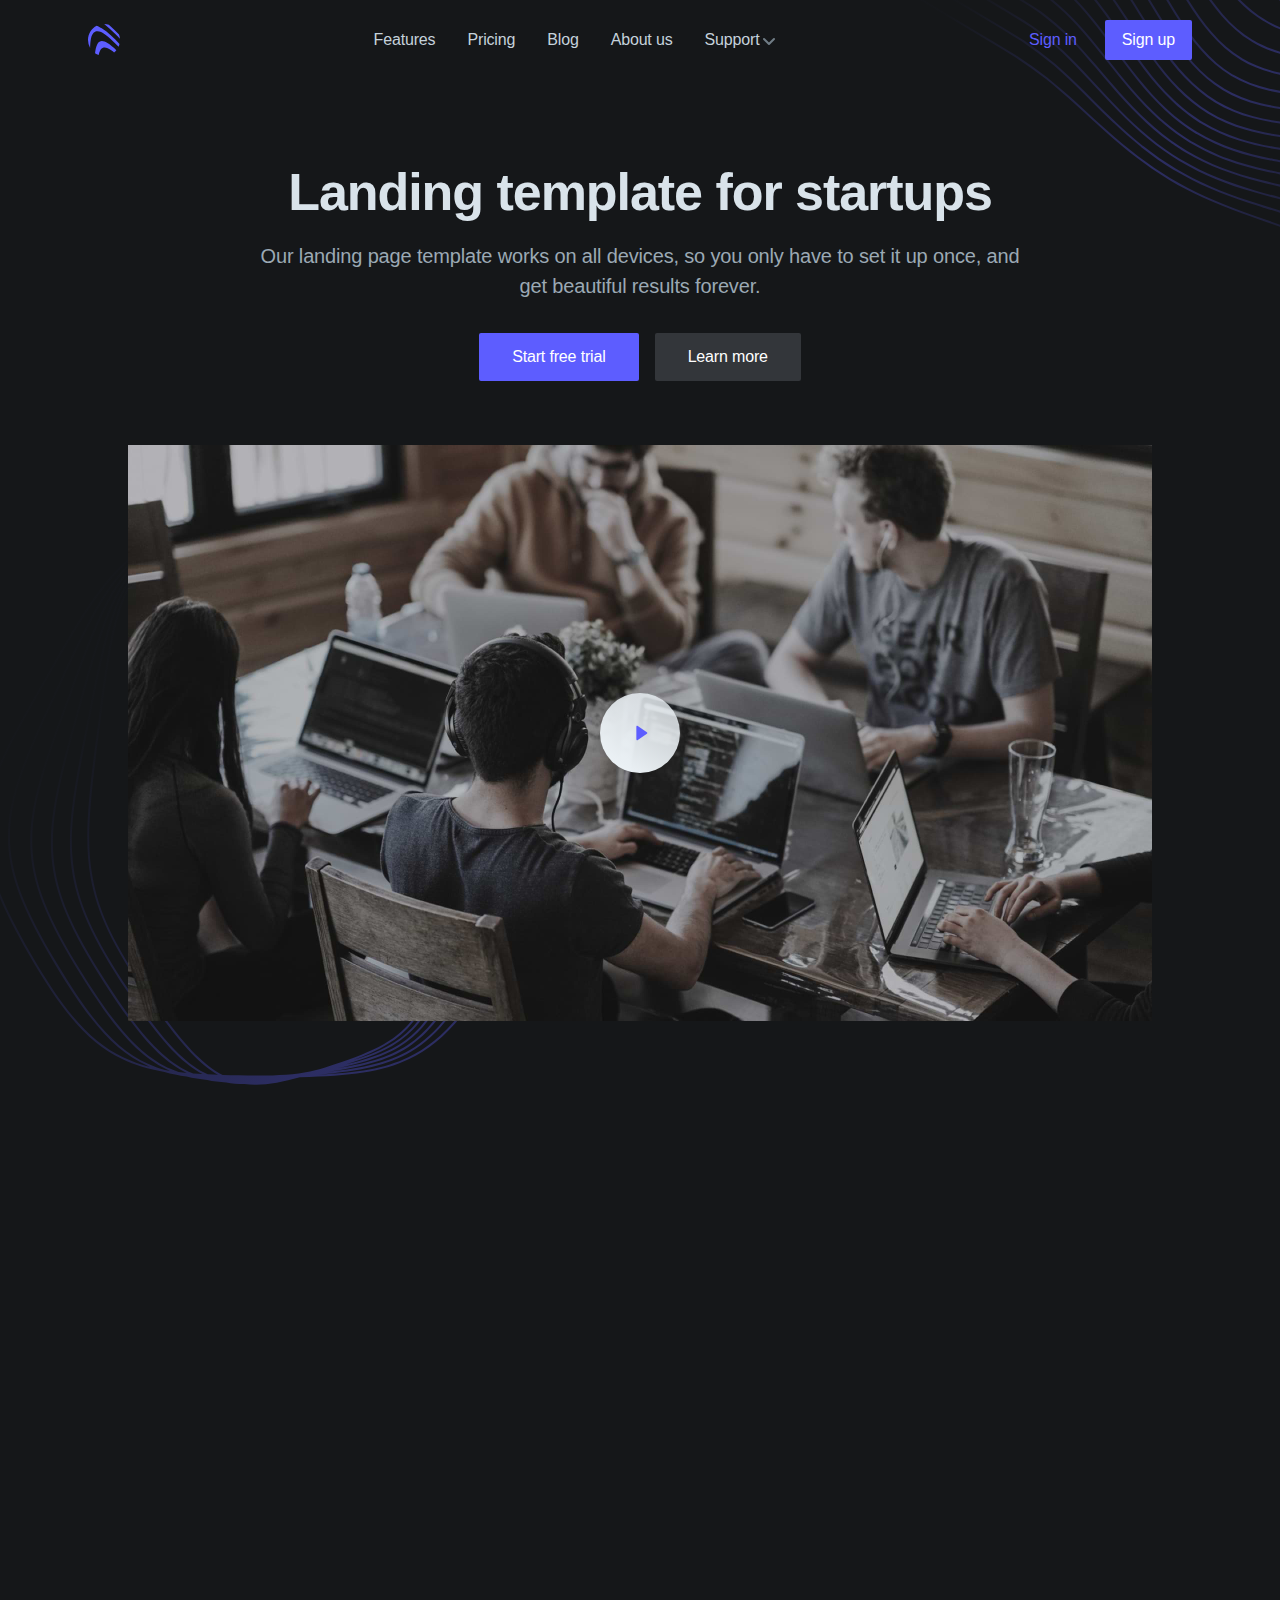
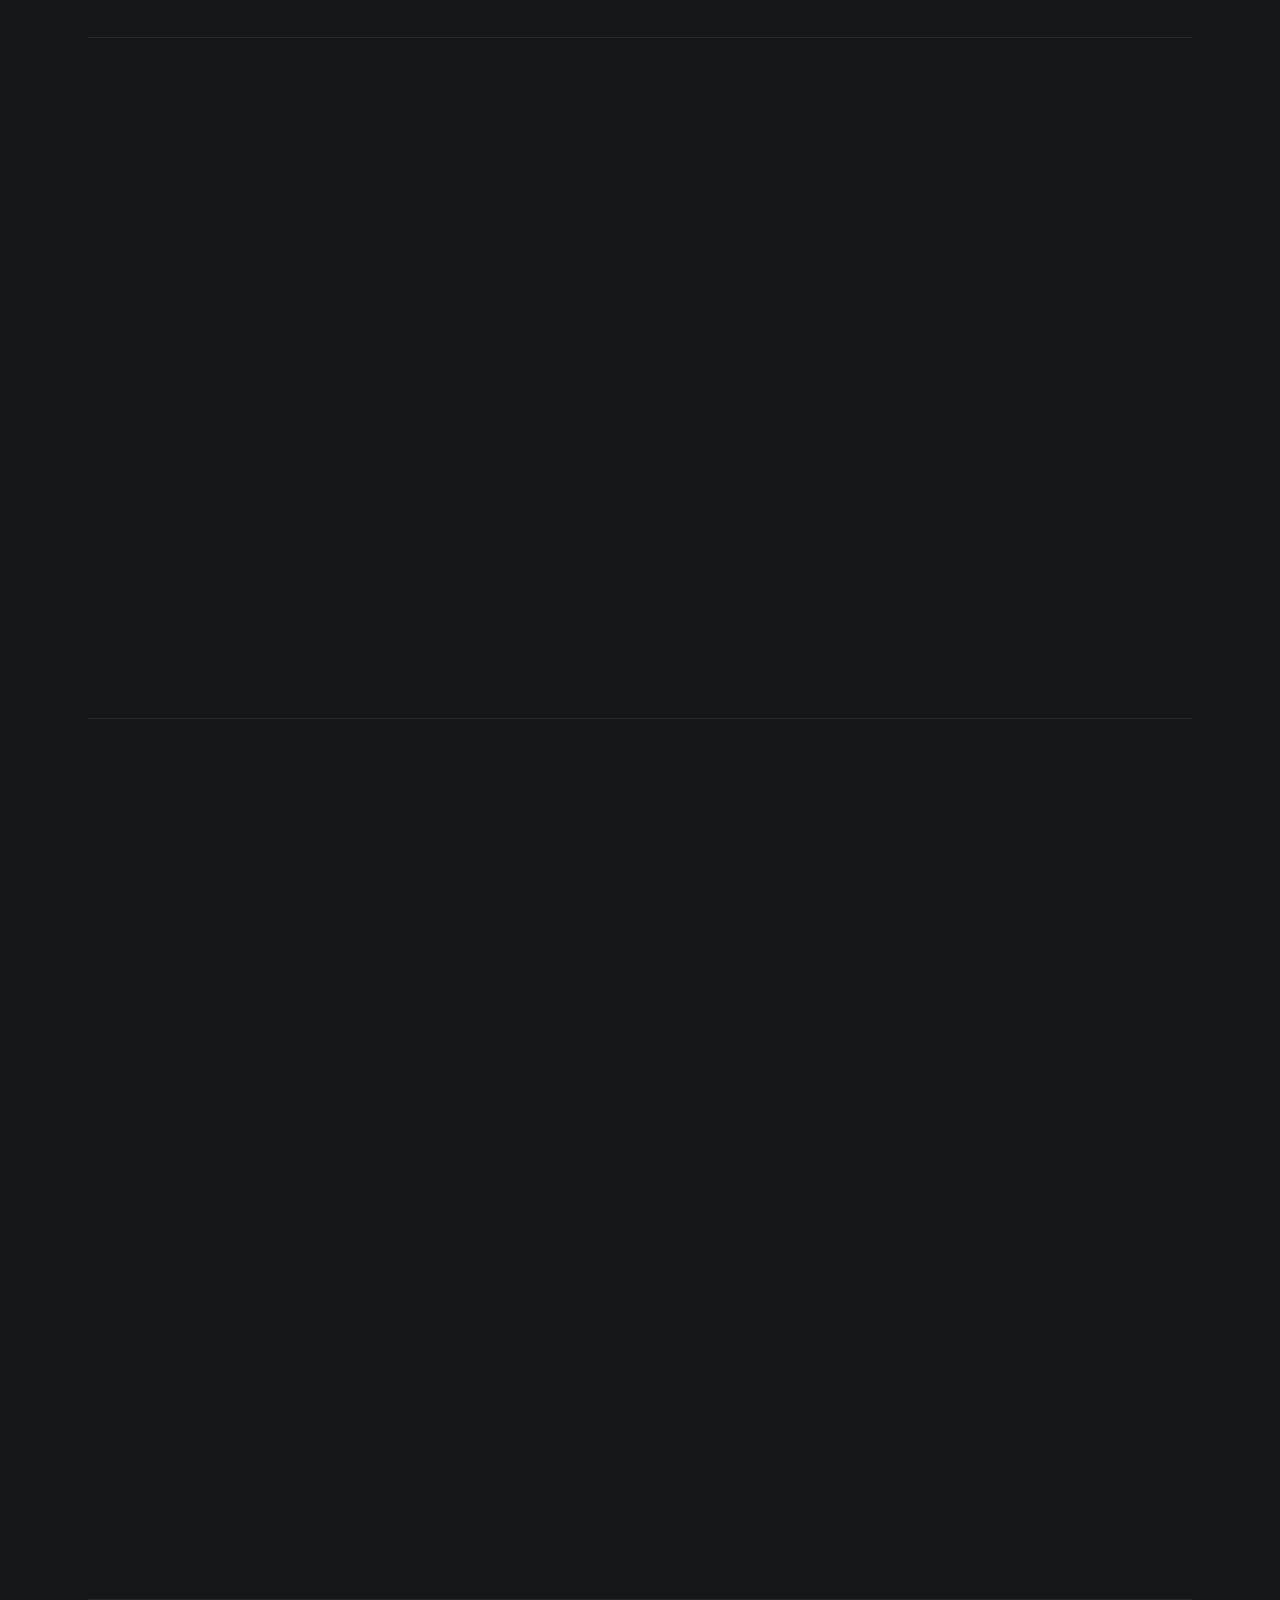
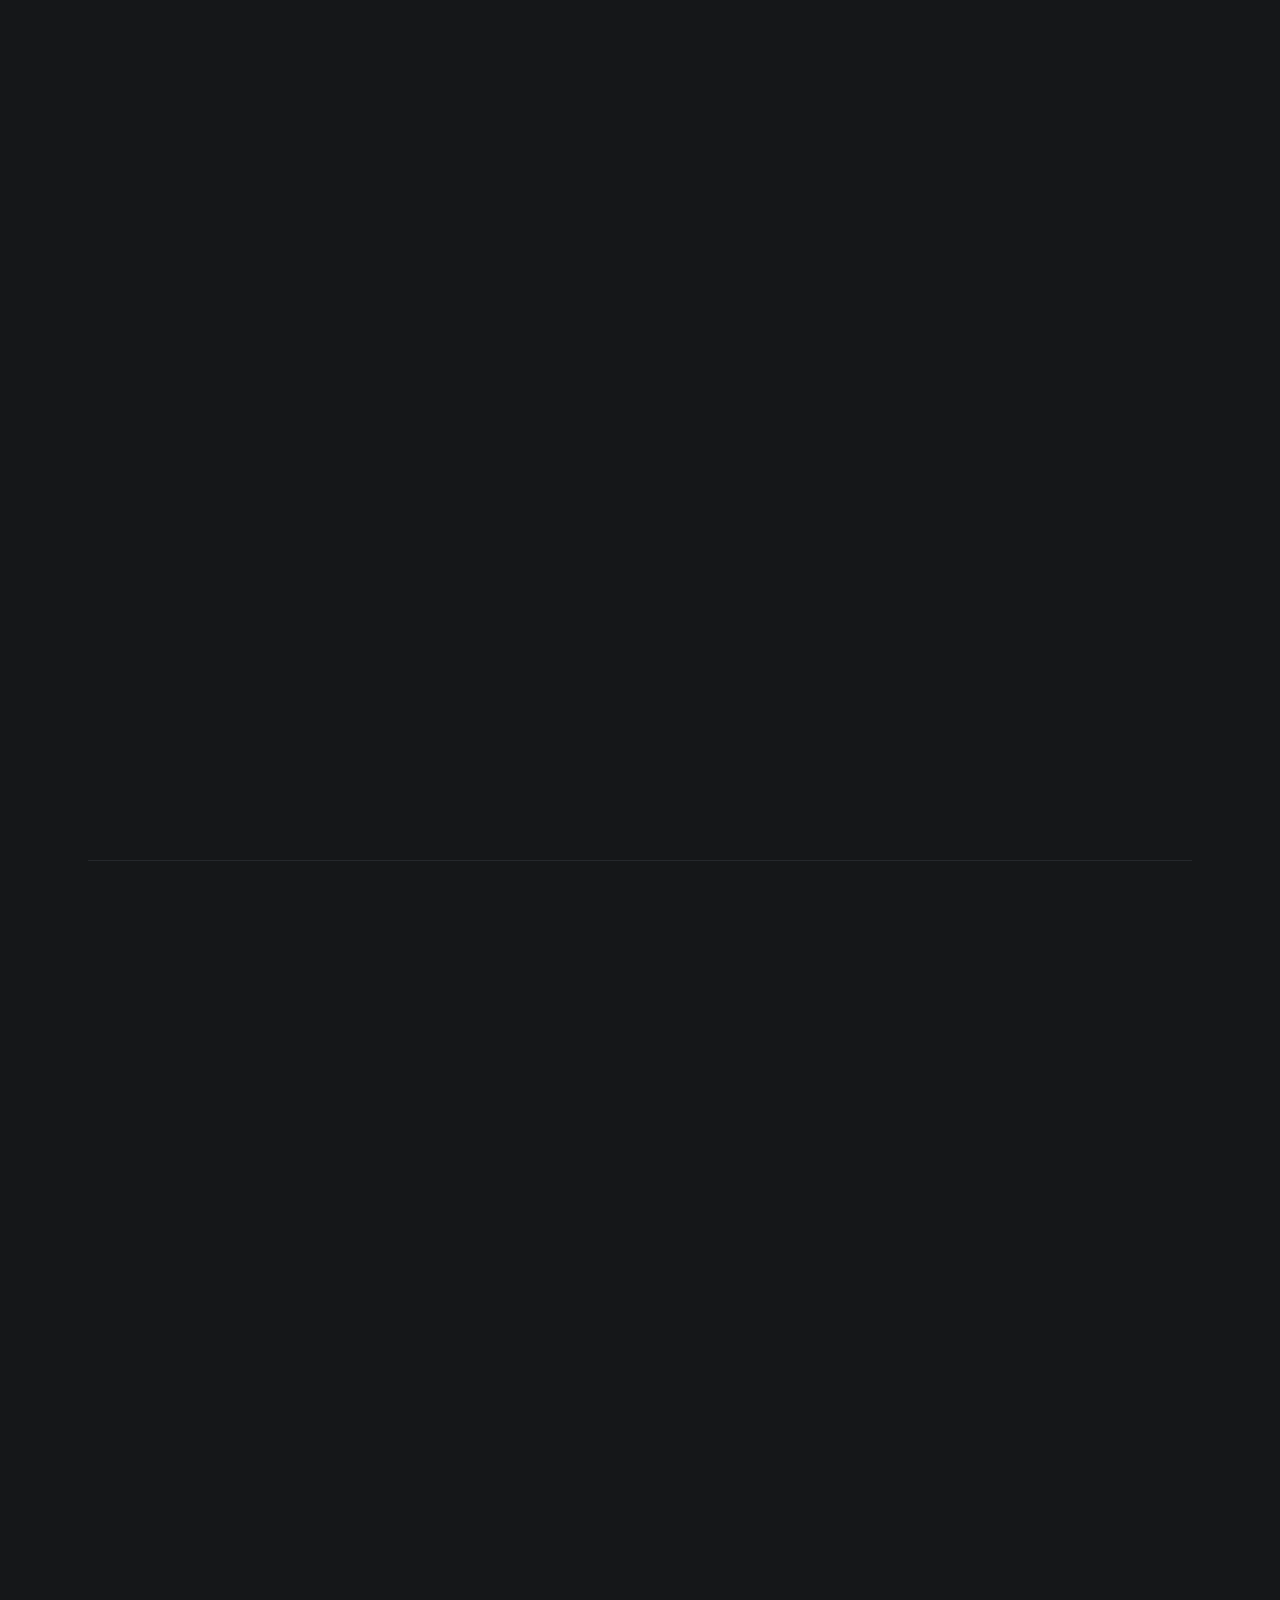
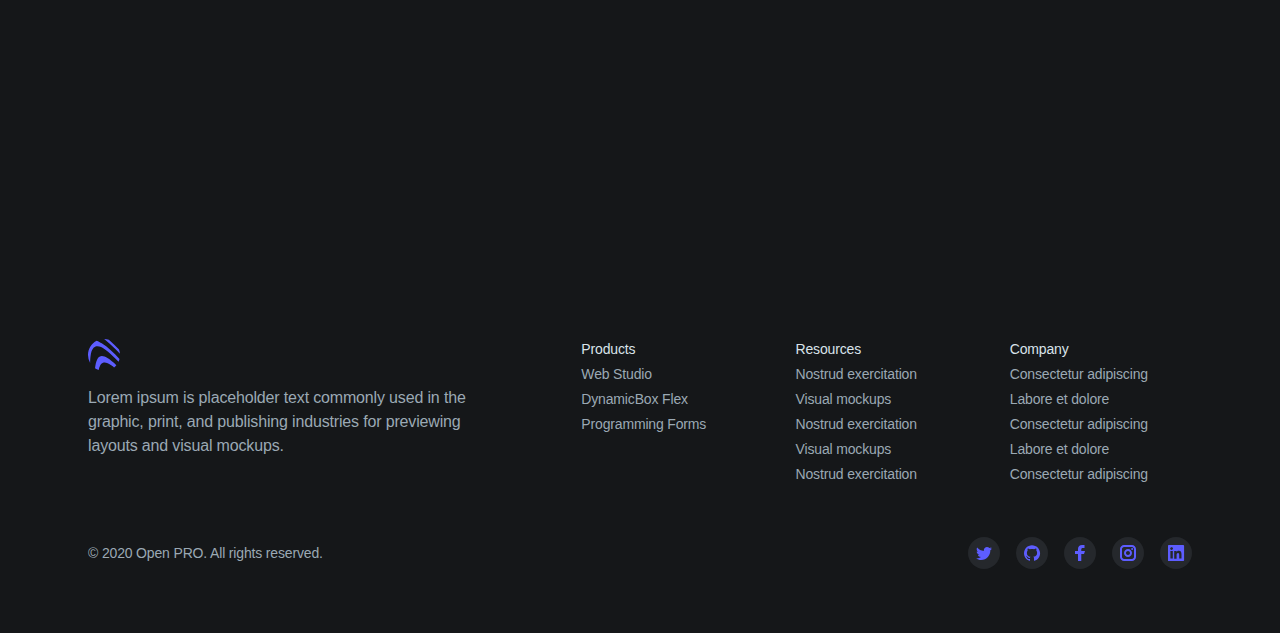
<file: index.html>
<!DOCTYPE html><html lang="en">
<!-- Mirrored from preview.cruip.com/open-pro/ by HTTrack Website Copier/3.x [XR&CO'2014], Sun, 18 Jul 2021 18:25:57 GMT -->
<head><meta charset="utf-8"><title>Open PRO HTML Demo - Home</title><meta name="viewport" content="width=device-width,initial-scale=1"><link rel="shortcut icon" href="images/favicons/favicon.ico"><link rel="icon" type="image/png" sizes="16x16" href="images/favicons/favicon-16x16.png"><link rel="icon" type="image/png" sizes="32x32" href="images/favicons/favicon-32x32.png"><link rel="icon" type="image/png" sizes="48x48" href="images/favicons/favicon-48x48.png"><link rel="manifest" href="images/favicons/manifest.json"><meta name="mobile-web-app-capable" content="yes"><meta name="theme-color" content="#fff"><meta name="application-name" content="open-pro-html"><link rel="apple-touch-icon" sizes="57x57" href="images/favicons/apple-touch-icon-57x57.png"><link rel="apple-touch-icon" sizes="60x60" href="images/favicons/apple-touch-icon-60x60.png"><link rel="apple-touch-icon" sizes="72x72" href="images/favicons/apple-touch-icon-72x72.png"><link rel="apple-touch-icon" sizes="76x76" href="images/favicons/apple-touch-icon-76x76.png"><link rel="apple-touch-icon" sizes="114x114" href="images/favicons/apple-touch-icon-114x114.png"><link rel="apple-touch-icon" sizes="120x120" href="images/favicons/apple-touch-icon-120x120.png"><link rel="apple-touch-icon" sizes="144x144" href="images/favicons/apple-touch-icon-144x144.png"><link rel="apple-touch-icon" sizes="152x152" href="images/favicons/apple-touch-icon-152x152.png"><link rel="apple-touch-icon" sizes="167x167" href="images/favicons/apple-touch-icon-167x167.png"><link rel="apple-touch-icon" sizes="180x180" href="images/favicons/apple-touch-icon-180x180.png"><link rel="apple-touch-icon" sizes="1024x1024" href="images/favicons/apple-touch-icon-1024x1024.png"><meta name="apple-mobile-web-app-capable" content="yes"><meta name="apple-mobile-web-app-status-bar-style" content="black-translucent"><meta name="apple-mobile-web-app-title" content="open-pro-html"><link href="style.1da29ca7cebf653459d9.css" rel="stylesheet"></head><body class="rf fj j ft fz"><div class="ng nx ob ut"><header class="av la ll"><div class="og iw up ho"><div class="ng nq rr rj"><div class="ro sc"><a class="nv" href="index-2.html" aria-label="Cruip"><svg class="li rx a_ text-purple-600" viewBox="0 0 32 32" xmlns="http://www.w3.org/2000/svg"><path d="M31.952 14.751a260.51 260.51 0 00-4.359-4.407C23.932 6.734 20.16 3.182 16.171 0c1.634.017 3.21.28 4.692.751 3.487 3.114 6.846 6.398 10.163 9.737.493 1.346.811 2.776.926 4.262zm-1.388 7.883c-2.496-2.597-5.051-5.12-7.737-7.471-3.706-3.246-10.693-9.81-15.736-7.418-4.552 2.158-4.717 10.543-4.96 16.238A15.926 15.926 0 010 16C0 9.799 3.528 4.421 8.686 1.766c1.82.593 3.593 1.675 5.038 2.587 6.569 4.14 12.29 9.71 17.792 15.57-.237.94-.557 1.846-.952 2.711zm-4.505 5.81a56.161 56.161 0 00-1.007-.823c-2.574-2.054-6.087-4.805-9.394-4.044-3.022.695-4.264 4.267-4.97 7.52a15.945 15.945 0 01-3.665-1.85c.366-3.242.89-6.675 2.405-9.364 2.315-4.107 6.287-3.072 9.613-1.132 3.36 1.96 6.417 4.572 9.313 7.417a16.097 16.097 0 01-2.295 2.275z"></path></svg></a></div><nav class="nw hm h_"><ul class="ng rs rt nk nq"><li><a class="fn fm up ua ng nq cu cp cc" href="features.html">Features</a></li><li><a class="fn fm up ua ng nq cu cp cc" href="pricing.html">Pricing</a></li><li><a class="fn fm up ua ng nq cu cp cc" href="blog.html">Blog</a></li><li><a class="fn fm up ua ng nq cu cp cc" href="about.html">About us</a></li><li class="am" x-data="{ open: false }" @mouseenter="open = true" @mouseleave="open = false"><a class="fn fm up ua ng nq cu cp cc" href="#0" aria-haspopup="true" :aria-expanded="open" @focus="open = true" @focusout="open = false" @click.prevent="">Support <svg class="lt rg a_ fi nd st ro" viewBox="0 0 12 12" xmlns="http://www.w3.org/2000/svg"><path d="M10.28 4.305L5.989 8.598 1.695 4.305A1 1 0 00.28 5.72l5 5a1 1 0 001.414 0l5-5a1 1 0 10-1.414-1.414z"></path></svg></a><ul class="lb av ak ab lu _ ua sp nn" x-show="open" x-transition:enter="cu cl cd ly" x-transition:enter-start="ok cn" x-transition:enter-end="oj lz" x-transition:leave="cu cl cd" x-transition:leave-start="oj" x-transition:leave-end="ok" x-cloak=""><li><a class="rc in fr fg ng ua up iu" href="contact.html" @focus="open = true" @focusout="open = false">Contact us</a></li><li><a class="rc in fr fg ng ua up iu" href="help.html" @focus="open = true" @focusout="open = false">Help center</a></li><li><a class="rc in fr fg ng ua up iu" href="404.html" @focus="open = true" @focusout="open = false">404</a></li></ul></li></ul><ul class="ng rs rt nk nq"><li><a class="rc text-purple-600 fm up ul ng nq cu cp cc" href="signin.html">Sign in</a></li><li><a class="r az tr th sf" href="signup.html">Sign up</a></li></ul></nav><div class="hy" x-data="{ expanded: false }"><button class="l" :class="{ 'active': expanded }" @click.stop="expanded = !expanded" aria-controls="mobile-nav" :aria-expanded="expanded"><span class="g">Menu</span> <svg class="lr rw a_ fn fm cu cp cc" viewBox="0 0 24 24" xmlns="http://www.w3.org/2000/svg"><rect y="4" width="24" height="2" rx="1"></rect><rect y="11" width="24" height="2" rx="1"></rect><rect y="18" width="24" height="2" rx="1"></rect></svg></button><nav id="mobile-nav" class="av ak lf ax la up ho ut co cv cc" x-ref="mobileNav" :style="expanded ? 'max-height: ' + $refs.mobileNav.scrollHeight + 'px; opacity: 1' : 'max-height: 0; opacity: .8'" @click.away="expanded = false" @keydown.escape.window="expanded = false" x-cloak=""><ul class="_ up ua"><li><a class="ng fn fm ua" href="features.html">Features</a></li><li><a class="ng fn fm ua" href="pricing.html">Pricing</a></li><li><a class="ng fn fm ua" href="blog.html">Blog</a></li><li><a class="ng fn fm ua" href="about.html">About us</a></li><li class="ua iv nf nc tx"><span class="ng fn ua">Support</span><ul class="uj"><li><a class="in ng rc fr fm ua" href="contact.html">Contact us</a></li><li><a class="in ng rc fr fm ua" href="help.html">Help center</a></li><li><a class="in ng rc fr fm ua" href="404.html">404</a></li></ul></li><li><a class="ng rc la text-purple-600 fm ua rn" href="signin.html">Sign in</a></li><li><a class="rc la ny nq rn nu tg up ua iv nn az tr th cu cp cc" href="signup.html">Sign up</a></li></ul></nav></div></div></div></header><main class="rs"><div class="am og iw rd ap" aria-hidden="true"><svg class="av ay ab ly lj os" width="722" height="320" fill="none" xmlns="http://www.w3.org/2000/svg"><defs><linearGradient id="illustration-01" x1="-4.14" y1="43.12" x2="303.145" y2="391.913" gradientUnits="userSpaceOnUse"><stop stop-color="#5D5DFF" stop-opacity=".01"></stop><stop offset=".538" stop-color="#5D5DFF" stop-opacity=".32"></stop><stop offset="1" stop-color="#5D5DFF" stop-opacity=".01"></stop></linearGradient></defs><path d="M292.512 0h-2.485c4.1 5.637 8.143 10.76 12.185 15.446 9.096 10.552 19.043 19.174 29.583 25.644l1.077.653c10.95 6.545 23.653 11.451 37.755 14.581 10.83 2.404 22.918 4.156 36.801 5.33 1.983.167 4.003.323 6.061.467l8.683.586 13.802.908c7.255.481 14.609.992 21.813 1.59 15.862 1.32 29.664 3.387 42.19 6.323 12.94 3.037 25.656 7.543 37.793 13.392 10.864 5.262 21.212 11.088 33.257 18.156l4.89 2.881 8.261 4.882 8.936 5.294c4.433 2.63 8.802 5.225 13.05 7.75l111.75 66.854-.302 17.311-119.133-71.27-8.026-4.755c-5.739-3.402-11.479-6.804-17.226-10.201l-8.627-5.093-2.22-1.304c-9.734-5.702-20.902-12.052-32.624-17.476-12.24-5.606-25.329-9.783-38.902-12.416-12.707-2.466-26.845-4.136-43.222-5.103-5.134-.304-10.349-.577-15.499-.837l-12.699-.634c-5.501-.278-11.071-.572-16.549-.903-16.278-.983-30.242-2.79-42.691-5.52-13.922-3.054-26.434-7.865-37.189-14.297l-.216-.13c-10.674-6.415-20.743-15.096-29.926-25.804-7.789-9.08-15.45-19.67-23.372-32.305h-2.375c8.231 13.22 16.162 24.228 24.215 33.613 9.087 10.589 19.033 19.232 29.585 25.71l1.05.638c10.95 6.546 23.663 11.436 37.786 14.533 12.543 2.753 26.61 4.574 43 5.565 6.569.396 13.266.739 19.819 1.066l9.412.47c5.157.26 10.38.533 15.519.837 16.294.964 30.346 2.622 42.959 5.07 13.438 2.609 26.375 6.737 38.446 12.27 11.344 5.25 22.063 11.267 34.668 18.686 11.234 6.623 22.437 13.273 33.62 19.911l.134.079L717.605 210.4l-.118 6.611-9.378 5.2-118.373-70.814-5.613-3.333c-6.164-3.66-12.333-7.322-18.511-10.98l-9.728-5.749c-10.269-6.053-22.289-12.98-34.985-18.587-12.052-5.285-25.318-9.17-39.43-11.549-12.67-2.137-26.94-3.58-43.621-4.412a2849 2849 0 00-9.384-.446l-12.33-.569c-7.68-.36-15.464-.752-23.091-1.24-16.073-1.029-29.986-2.919-42.533-5.775-13.463-3.07-25.643-7.76-36.221-13.946l-1.1-.652c-10.681-6.42-20.782-15.045-30.025-25.638-8.423-9.651-16.628-20.952-25.086-34.547-2.86-4.598-5.712-9.285-8.535-13.974h-2.353c3.03 5.04 6.097 10.089 9.174 15.034 8.522 13.69 16.789 25.075 25.276 34.805 9.117 10.456 19.078 19.029 29.623 25.503l1.107.67c10.957 6.551 23.633 11.496 37.678 14.698 12.632 2.88 26.648 4.784 42.85 5.822 7.628.488 15.41.88 23.084 1.24l8.893.411c4.29.197 8.577.395 12.857.607l2.743.143c15.419.84 28.74 2.232 40.645 4.241 13.952 2.352 27.06 6.192 38.957 11.41 11.732 5.179 22.905 11.511 32.637 17.221l2.138 1.258a8484.147 8484.147 0 0118.821 11.139l15.013 8.911 117.373 70.217-15.197 8.425-109.893-65.739a12699.359 12699.359 0 00-33.842-20.079l-2.513-1.48c-10.108-5.938-20.911-12.023-32.56-16.979-11.955-5.048-25.326-8.759-39.741-11.026-12.693-1.997-26.58-3.346-43.705-4.248l-14.663-.763c-9.945-.525-20.054-1.099-29.906-1.866-15.822-1.231-29.613-3.321-42.162-6.387-13.681-3.341-26.103-8.316-36.925-14.783l-.238-.142c-10.726-6.447-20.889-14.965-30.212-25.321-8.603-9.56-16.927-20.658-25.447-33.931-6.08-9.475-12.083-19.349-17.921-29.011h-2.336c1.509 2.496 3.032 5.009 4.56 7.525 2.933 4.83 5.897 9.678 8.894 14.474.465.745.933 1.48 1.401 2.217.278.438.556.875.833 1.315l1.922 3.046.968 1.52c8.573 13.361 16.963 24.544 25.646 34.19 9.188 10.206 19.186 18.655 29.736 25.131l1.174.712c10.991 6.569 23.6 11.619 37.474 15.009 12.661 3.092 26.556 5.198 42.483 6.437 9.865.768 19.977 1.343 29.925 1.868l14.695.766c17.014.891 30.836 2.234 43.498 4.225 14.254 2.242 27.468 5.907 39.272 10.892 12.491 5.314 24.059 11.973 34.838 18.339 11.306 6.68 22.581 13.381 33.836 20.076l108.895 65.144-15.191 8.432-135.199-80.881-3.428-1.983c-9.651-5.569-20.371-11.579-31.743-16.306-11.852-4.927-25.245-8.594-39.809-10.901l-1.755-.272c-11.757-1.794-24.735-3.133-40.57-4.187l-9.563-.627c-11.892-.788-24.004-1.646-35.753-2.81-15.522-1.538-29.148-3.901-41.66-7.223-13.481-3.58-25.829-8.692-36.702-15.191l-.258-.155c-10.768-6.471-21.01-14.855-30.446-24.92-8.819-9.41-17.308-20.236-25.953-33.101-6.81-10.136-13.402-20.596-19.809-30.87l-3.821-6.139A784.13 784.13 0 00213.574 0h-2.377a797.304 797.304 0 014.292 6.818l3.839 6.166c6.435 10.32 13.049 20.813 19.831 30.9 8.707 12.96 17.262 23.87 26.152 33.353 9.273 9.894 19.32 18.185 29.882 24.665l1.256.761c11.03 6.594 23.55 11.777 37.214 15.406 12.614 3.351 26.344 5.732 41.976 7.281 12.999 1.288 26.422 2.201 39.508 3.059l4.682.305 3.533.238c15.49 1.079 28.215 2.449 39.802 4.28 14.392 2.276 27.633 5.899 39.354 10.771 12.615 5.243 24.474 12.113 34.925 18.167l.004.002 134.169 80.265-15.194 8.418-126.705-75.799-3.424-1.993c-9.642-5.598-20.351-11.637-31.706-16.377-11.784-4.92-25.128-8.664-39.66-11.129l-1.632-.273c-11.217-1.848-23.778-3.36-39.208-4.72l-2.278-.198c-5.128-.438-10.212-.88-15.25-1.341l-2.682-.248c-2.236-.209-4.461-.424-6.679-.644a922.679 922.679 0 01-9.956-1.044 621.162 621.162 0 01-4.88-.56l-4.086-.492c-15.234-1.908-28.673-4.582-41.088-8.177-13.282-3.846-25.55-9.105-36.465-15.627-10.916-6.535-21.343-14.825-30.979-24.662-9.015-9.203-17.69-19.72-26.52-32.151a645.536 645.536 0 01-3.61-5.142c-5.904-8.495-11.711-17.27-17.283-25.798l-4.663-7.147c-4.16-6.357-8.022-12.084-11.691-17.333h-2.443c4.089 5.816 8.415 12.229 13.13 19.453l3.563 5.466c5.831 8.932 11.941 18.178 18.228 27.198 1.046 1.5 2.093 2.99 3.144 4.468 8.888 12.517 17.629 23.112 26.722 32.393 9.373 9.567 19.481 17.695 30.065 24.181l1.317.797c11.061 6.612 23.487 11.938 36.933 15.832 12.515 3.624 26.057 6.32 41.397 8.24l1.647.192a658.952 658.952 0 0011.469 1.303c1.956.208 3.919.409 5.89.604l3.27.32 4.723.446 1.443.133c3.766.343 7.545.681 11.352 1.012l6.086.526c16.116 1.42 29.094 3.007 40.683 4.973 14.384 2.439 27.58 6.14 39.227 11.002 12.623 5.268 24.453 12.169 34.883 18.253l.003.002 125.701 75.197-15.191 8.422-118.241-70.735-4.584-2.679c-9.331-5.431-19.619-11.216-30.431-15.858-11.836-5.081-24.695-8.904-39.315-11.688l-1.55-.292c-11.408-2.121-23.837-3.9-39.899-5.712l-5.712-.642c-11.977-1.355-25.348-2.954-38.236-4.945-14.942-2.308-28.187-5.309-40.496-9.175-13.07-4.103-25.259-9.506-36.226-16.063l-.274-.164-1.352-.84-.226-.139c-.759-.466-1.517-.932-2.272-1.416-7.736-4.973-15.239-10.75-22.381-17.235a45.03 45.03 0 00-.466-.418 45.818 45.818 0 01-.619-.558l-.245-.232a184.96 184.96 0 01-3.418-3.247c-9.21-8.984-18.082-19.176-27.125-31.162l-1.507-2.007c-7.269-9.72-14.35-19.8-22.529-31.663l-2.095-3.036C191.451 18.119 184.439 8.547 177.667 0h-2.657l.351.44c6.939 8.712 14.099 18.463 22.92 31.212l4.604 6.67c7.71 11.14 14.515 20.748 21.574 30.104 9.105 12.066 18.043 22.332 27.324 31.388a182.785 182.785 0 006.033 5.607c.197.175.393.352.589.53.294.266.588.532.886.791l.924.784c6.103 5.256 12.444 10.01 18.967 14.195a154.57 154.57 0 002.946 1.835l.107.065 1.171.728c11.104 6.637 23.436 12.104 36.656 16.252 12.403 3.897 25.745 6.921 40.788 9.244 11.799 1.824 23.991 3.318 35.153 4.597l9.965 1.126c16.237 1.849 28.714 3.668 40.21 5.857 14.466 2.752 27.19 6.533 38.9 11.561 12.537 5.383 24.361 12.314 34.787 18.427l117.21 70.118-15.191 8.421L512.24 204.3l-3.584-2.109c-10.661-6.26-20.553-11.929-31.029-17.158a246.546 246.546 0 00-39.045-12.038l-1.519-.33c-10.674-2.296-22.3-4.33-37.111-6.49l-8.817-1.268c-11.414-1.652-24.095-3.579-36.516-5.887-14.656-2.725-27.709-6.054-39.904-10.176-12.886-4.357-24.999-9.899-36.003-16.476l-.252-.152c-.387-.233-.773-.475-1.159-.716l-.612-.381-1.432-.881a77.05 77.05 0 01-.713-.449 185.943 185.943 0 01-17.595-12.766l-2.244-1.846a43.697 43.697 0 01-.657-.567c-.152-.133-.304-.266-.458-.398a196.7 196.7 0 01-6.393-5.701c-9.373-8.753-18.441-18.622-27.72-30.171-8.247-10.263-16.376-21.13-23.997-31.474l-1.625-2.207c-10.181-13.846-18.17-24.081-25.906-33.187A247.583 247.583 0 00157.567 0h-2.792c4.039 4.13 7.93 8.395 11.652 12.773l1.479 1.75c6.919 8.238 14.145 17.51 23.055 29.582l1.284 1.744c8.079 10.986 16.779 22.68 25.673 33.749 9.322 11.602 18.452 21.539 27.917 30.379 9.896 9.246 20.49 17.285 31.493 23.898l.36.215c11.126 6.65 23.368 12.253 36.39 16.654 12.285 4.153 25.427 7.505 40.177 10.246 12.72 2.362 25.519 4.317 40.669 6.488l1.523.217c17.103 2.446 29.966 4.684 41.708 7.257a244.644 244.644 0 0138.692 11.929c11.568 5.779 22.862 12.355 34.371 19.142l108.742 65.054-15.19 8.421-101.26-60.575-3.468-2.05a1552.578 1552.578 0 00-6.779-3.978l-2.69-1.566-1.575-.908-2.67-1.532c-5.735-3.273-11.4-6.398-17.219-9.413l-.066-.032c-12.547-5.416-25.459-9.837-38.379-13.139l-2.233-.563c-10.238-2.551-21.443-4.901-35.655-7.477l-9.452-1.694c-1.537-.277-3.051-.552-4.545-.825l-3.732-.687-2.514-.469-3.59-.676-1.796-.344-3.274-.636-1.95-.384-3.295-.658-1.788-.366-3.524-.728c-.949-.199-1.894-.405-2.84-.608l-.591-.126c-.539-.115-1.078-.229-1.615-.347-14.382-3.144-27.244-6.797-39.322-11.163a218.82 218.82 0 01-9.406-3.645c-9.169-3.803-17.92-8.182-26.125-13.066l-.279-.162c-9.917-5.981-19.604-12.98-28.777-20.894l-1.144-.994-.654-.57c-.389-.338-.778-.676-1.163-1.02-9.55-8.551-18.812-18.102-28.316-29.201-8.47-9.886-16.85-20.337-24.714-30.283l-3.029-3.833c-9.828-12.4-17.695-21.758-25.346-30.158-7.939-8.71-16.62-17.003-25.89-24.728h-3.138c9.865 8.07 19.126 16.835 27.547 26.073l1.013 1.116c7.109 7.86 14.507 16.678 23.615 28.146l5.354 6.767c7.38 9.31 15.181 18.996 23.065 28.2 9.568 11.168 18.891 20.782 28.501 29.389.324.29.652.575.98.86l.6.522.579.51c.552.486 1.104.973 1.662 1.45l.286.24c8.422 7.173 17.248 13.598 26.321 19.144l1.441.872.463.272c8.276 4.93 17.114 9.352 26.381 13.194a220.411 220.411 0 009.496 3.683c12.134 4.391 25.079 8.065 39.575 11.235l1.099.236 3.958.844 1.705.353c1.208.251 2.418.502 3.637.749l3.247.648 2.677.527 3.178.614 3.25.617 2.998.563 4.977.917 5.067.919 8.782 1.575c15.209 2.756 26.956 5.251 37.752 8.01 12.776 3.264 25.577 7.645 38.047 13.024l1.904 1 .789.414c.531.278 1.063.557 1.591.839l1.105.598c1.069.574 2.137 1.148 3.2 1.73l1.089.604.006.003c1.053.581 2.107 1.162 3.159 1.751l1.608.91c.877.493 1.753.986 2.628 1.485l3.042 1.748 2.079 1.202c4.012 2.329 8.022 4.698 12.057 7.091l100.266 59.981-15.19 8.422-92.779-55.501c-10.863-6.503-22.453-13.383-34.263-19.76-11.843-5.511-24.426-10.458-37.446-14.719-12.293-3.312-25.504-6.48-40.387-9.682l-4.924-1.062c-11.569-2.504-23.679-5.197-35.642-8.211-14.103-3.551-26.783-7.514-38.762-12.117-12.569-4.829-24.546-10.625-35.596-17.23-11.007-6.555-21.797-14.378-31.99-23.144-9.691-8.335-19.142-17.58-28.897-28.263-8.313-9.103-16.341-18.416-23.934-27.33l-5.251-6.169c-9.047-10.589-17.348-19.903-25.346-28.435-9.762-9.395-19.915-18.108-30.223-25.931-5.842-3.907-11.708-7.64-17.952-11.493h-3.842c7.293 4.462 13.996 8.696 20.624 13.13 10.231 7.766 20.324 16.427 29.962 25.706l1.775 1.9c7.715 8.294 15.754 17.361 24.482 27.613l5.88 6.91c7.932 9.29 15.017 17.432 22.341 25.455 9.833 10.764 19.341 20.065 29.07 28.432a240.266 240.266 0 0015.696 12.406c.753.545 1.51 1.077 2.268 1.61l.378.266 1.303.923c.887.614 1.779 1.213 2.671 1.811l.142.095 1.279.865.93.603.931.6.407.263c.673.437 1.347.873 2.024 1.299l.436.268c1.113.698 2.228 1.391 3.349 2.065l.453.271c11.169 6.669 23.249 12.517 35.904 17.38 12.032 4.626 24.787 8.613 38.991 12.187 12.789 3.22 26.028 6.14 37.738 8.667l2.894.624c14.849 3.194 28.027 6.353 40.236 9.643 12.907 4.223 25.405 9.136 37.149 14.602 11.083 5.989 21.888 12.372 32.07 18.466l93.812 56.122-15.191 8.421-84.3-50.429c-10.283-6.155-20.389-12.172-30.664-17.976l-3.474-1.95c-11.758-5.82-24.11-11.14-36.755-15.829-11.699-3.754-24.048-7.317-37.696-10.878l-8.257-2.141c-10.959-2.847-22.15-5.798-33.191-8.973-13.907-3.999-26.402-8.276-38.201-13.075-11.934-4.857-23.372-10.492-34.022-16.762l-1.878-1.116c-10.885-6.542-21.554-14.117-31.716-22.519-9.807-8.105-19.447-17.042-29.472-27.323l-1.878-1.931c-7.8-8.046-15.334-16.143-24.014-25.537l-2.106-2.28c-9.989-10.819-19.25-20.356-28.345-29.185-9.967-8.87-20.342-17.2-30.88-24.79-10.291-6.67-20.91-13.102-31.01-19.154L71.17 0h-3.91l12.012 7.186c10.623 6.356 21.932 13.164 33.066 20.378 10.437 7.52 20.76 15.807 30.647 24.604 9.031 8.771 18.267 18.282 28.237 29.077l4.565 4.94c7.373 7.969 15.399 16.577 23.471 24.848 10.079 10.334 19.771 19.32 29.627 27.469 10.238 8.463 20.983 16.092 31.947 22.682l.512.307c11.127 6.651 23.132 12.612 35.68 17.72 11.863 4.828 24.424 9.129 38.401 13.143 13.393 3.846 27.415 7.479 39.784 10.683l3.168.827c13.095 3.443 24.943 6.873 36.091 10.45 12.542 4.652 24.829 9.943 36.478 15.707 11.436 6.383 22.627 13.042 34.038 19.872l83.312 49.837-15.188 8.419-83.375-49.87c-8.949-5.339-17.01-10.109-25.31-14.885l-1.167-.669a445.552 445.552 0 00-36.095-16.888c-12.157-4.498-25.091-8.851-38.44-12.94l-12.683-3.877c-3.222-.987-6.465-1.985-9.711-2.992a1326.146 1326.146 0 01-16.497-5.223c-13.752-4.464-26.065-9.053-37.641-14.029-12.329-5.297-24.177-11.33-35.222-17.93-11.016-6.575-21.952-14.167-32.423-22.488l-.885-.709-.885-.715c-8.445-6.798-16.887-14.192-25.668-22.487l-1.74-1.647-.875-.833c-6.61-6.333-13.23-12.856-19.721-19.291l-9.127-9.06c-9.831-9.756-19.681-19.025-29.305-27.578a450.321 450.321 0 00-31.508-23.698l-1.346-.838c-9.307-5.829-18.72-11.514-28.315-17.26L37.99 0h-3.896l36.507 21.838c7.908 4.73 15.682 9.398 23.36 14.11l2.923 1.805 2.914 1.81c.417.26.836.52 1.254.778.894.554 1.789 1.109 2.679 1.668a448.243 448.243 0 0131.305 23.547c9.573 8.506 19.396 17.751 29.196 27.478l9.203 9.136c6.472 6.417 13.074 12.923 19.671 19.24l1.028.976 1.024.969c8.639 8.189 16.952 15.511 25.26 22.246l1.247 1.006.674.544c.32.258.639.517.959.771 10.037 7.981 20.471 15.299 31.122 21.728l1.526.914c11.118 6.645 23.049 12.719 35.457 18.052 11.634 5 24.004 9.611 37.814 14.094 2.744.89 5.505 1.773 8.274 2.649 1.479.467 2.962.927 4.443 1.389l1.234.387c.824.259 1.649.518 2.474.774 3.406 1.057 6.809 2.104 10.189 3.139l12.309 3.763c13.313 4.078 26.21 8.418 38.296 12.889a446.07 446.07 0 0135.864 16.78c9.992 5.735 19.775 11.549 30.386 17.895l78.389 46.892-15.194 8.425-77.43-46.317a3615.384 3615.384 0 00-23.849-14.143 535.697 535.697 0 00-35.491-17.853c-11.788-4.911-24.05-9.655-37.499-14.509l-13.016-4.542c-8.326-2.912-16.772-5.887-25.069-8.901-13.567-4.932-25.698-9.833-37.086-14.982-12.204-5.519-23.993-11.665-35.041-18.267a351.216 351.216 0 01-32.639-22.173c-9.931-7.588-19.948-15.916-30.627-25.458-8.047-7.191-16.135-14.595-24.017-21.83l-5.649-5.187c-10.488-9.436-20.367-17.939-30.228-26.016a533.817 533.817 0 00-32.08-22.7l-2.994-1.831C82.682 46.58 72.182 40.299 62.823 34.704L4.807 0H.912L72.92 43.08A2667.18 2667.18 0 0195.09 56.503a531.987 531.987 0 0131.911 22.578c9.808 8.036 19.665 16.519 30.123 25.928l2.765 2.54c8.788 8.069 17.874 16.411 26.914 24.489 10.716 9.576 20.773 17.935 30.744 25.556 9.896 7.563 20.119 14.569 30.425 20.849l2.402 1.451c11.113 6.641 22.97 12.822 35.243 18.372 11.435 5.17 23.613 10.091 37.228 15.04 8.306 3.017 16.758 5.995 25.089 8.908l13.009 4.54c13.408 4.839 25.642 9.572 37.368 14.457a533.965 533.965 0 0135.304 17.759l2.985 1.755a4160.789 4160.789 0 0122.852 13.576L535.843 320l17.217-9.546.008.005 19.242-10.667-.003-.002 17.213-9.543-.004-.002 17.241-9.558-.003-.002 17.212-9.543-.001-.001 15.193-8.424.015.009 19.243-10.669-.017-.011 15.2-8.423.012.007 19.242-10.679-.011-.007 15.214-8.434.015.009 11.395-6.319.158-8.949-.032-.019.302-17.325.02.012.384-21.951-.018-.01.304-17.347.017.011.383-21.951-.005-.003.302-17.333.004.002.382-21.95-.011-.007.344-19.635L602.072 0h-3.894L719.98 72.867l-.303 17.33-102.535-61.341-7.049-4.107-7.64-4.461c-4.239-2.476-8.479-4.953-12.725-7.424l-6.674-3.872-2.309-1.327A778.468 778.468 0 00567.066 0h-4.202c5.968 3.215 12.285 6.749 19.184 10.726a4181.24 4181.24 0 0113.15 7.649l7.533 4.4c4.465 2.608 8.928 5.216 13.385 7.806l103.532 61.937-.302 17.328-110.945-66.372-19.166-11.105a2476.893 2476.893 0 00-15.007-8.622c-12.604-7.122-24.165-13.031-35.347-18.067A373.292 373.292 0 00525.486 0h-5.465a376.339 376.339 0 0118.035 7.506c11.125 5.01 22.633 10.892 35.182 17.984A2660.44 2660.44 0 01590.989 35.7l12.877 7.464 3.517 2.034 111.918 66.953-.302 17.334-119.342-71.396-12.521-7.206c-7.176-4.127-14.49-8.302-21.782-12.332-12.421-6.827-24.185-12.421-35.962-17.105-1.516-.6-3.046-1.19-4.589-1.77-10.806-4.067-22.282-7.67-34.189-10.734-9.091-2.324-18.353-4.392-27.412-6.295-3.021-.635-6.02-1.253-8.982-1.854L450.3 0h-9.853c2.507.54 5.097 1.08 7.781 1.623l1.19.24c13.106 2.628 27.11 5.54 40.699 9.015a370.4 370.4 0 015.046 1.338c11.707 3.197 22.952 6.92 33.492 11.09 11.72 4.662 23.408 10.222 35.735 16.996 6.44 3.562 12.9 7.237 19.266 10.89l14.983 8.622 120.325 71.983-.302 17.335-93.969-56.217-10.422-6.176c-4.801-2.849-9.609-5.696-14.422-8.543-1.202-.711-2.402-1.423-3.602-2.135a2375.985 2375.985 0 00-5.41-3.203l-3.604-2.12c-9.694-5.69-20.038-11.642-30.765-17.346-12.322-6.525-24.316-11.757-36.67-15.989-12.4-4.23-25.9-7.693-40.126-10.298-13.015-2.383-26.346-4.282-39.321-6.094l-2.987-.417c-16.378-2.284-29.489-4.811-41.267-7.95C384.335 9.511 373.496 5.264 363.804 0h-4.102c10.613 6.161 22.673 11.065 35.873 14.583 11.859 3.16 25.047 5.7 41.505 7.996l5.978.835c12.006 1.685 24.268 3.47 36.248 5.662 14.127 2.587 27.533 6.027 39.839 10.223 12.25 4.2 24.15 9.388 36.378 15.866 12.032 6.395 23.592 13.114 34.293 19.42l9.022 5.336c4.807 2.844 9.613 5.69 14.41 8.537l9.203 5.462 96.153 57.517-.304 17.337-91.088-54.493-1.005-.6-10.289-6.156-.864-.513c-7.208-4.278-14.418-8.556-21.639-12.828l-11.341-6.697-3.644-2.139c-9.796-5.733-20.213-11.667-30.881-17.1-12.225-6.18-24.819-11.15-37.435-14.772-12.55-3.585-26.099-6.252-41.42-8.152-10.731-1.331-21.784-2.408-32.573-3.433l-10.945-1.038c-16.544-1.586-29.916-3.67-42.083-6.562-13.402-3.188-25.541-7.93-36.101-14.107l-1.089-.646C337.306 14.371 329.064 7.818 321.325 0h-2.798c7.986 8.28 16.517 15.224 25.435 20.699l1.109.672c10.943 6.546 23.582 11.549 37.567 14.87 12.256 2.912 25.714 5.011 42.354 6.606l14.532 1.381c9.629.922 19.412 1.904 28.931 3.085 15.215 1.886 28.665 4.534 41.116 8.09 12.489 3.584 24.966 8.509 37.081 14.633 10.619 5.409 21.008 11.325 30.779 17.044l3.696 2.17c10.23 6.033 20.434 12.084 30.622 18.128l106.529 63.712-.304 17.339-110.852-66.315c-4.859-2.885-9.723-5.77-14.591-8.654l-19.185-11.345-2.584-1.516c-11.514-6.739-21.542-12.354-32.112-17.48-12.288-5.92-25.144-10.475-38.208-13.537-12.624-2.959-26.519-5.042-42.481-6.368-7.233-.602-14.611-1.115-21.889-1.597l-13.793-.907-8.66-.584a425.314 425.314 0 01-6.015-.464c-13.793-1.166-25.794-2.905-36.536-5.29-13.526-3.002-25.737-7.657-36.307-13.84l-1.039-.616c-10.685-6.422-20.774-15.094-29.988-25.776-3.723-4.317-7.449-9.01-11.222-14.14z" fill="url(#illustration-01)"></path></svg></div><section><div class="og iw up ho am"><div class="av ax aw ou nw vi ap" aria-hidden="true" data-aos="fade-up" data-aos-delay="400"><svg class="oy" width="564" height="552" viewBox="0 0 564 552" fill="none" xmlns="http://www.w3.org/2000/svg"><defs><linearGradient id="illustration-02" x1="-3.766" y1="300.204" x2="284.352" y2="577.921" gradientUnits="userSpaceOnUse"><stop stop-color="#5D5DFF" stop-opacity=".01"></stop><stop offset="1" stop-color="#5D5DFF" stop-opacity=".32"></stop></linearGradient></defs><path fill-rule="evenodd" clip-rule="evenodd" d="M151.631 22.954c19.025-13.987 40.754-20.902 67.157-20.902 18.865 0 40.12 3.534 64.461 10.542 15.855 4.566 30.274 8.448 43.282 11.908-3.117-.73-6.316-1.474-9.604-2.238-13.789-3.205-29.419-6.84-46.941-11.331C153.37-18.963 125.867 40.456 75.939 148.322l-.003.006a7576.221 7576.221 0 01-7.711 16.624c-29.474 63.279-43.616 99.759-44.264 135.927-.659 36.738 12.251 72.311 47.633 131.253 35.391 58.957 60.19 86.192 91.501 100.484.962.439 1.93.865 2.905 1.279-9.73-2.472-18.561-5.625-26.916-9.633-32.753-15.71-57.88-43.982-92.714-104.315-34.834-60.333-46.755-96.23-43.984-132.449 2.732-35.713 20.082-71.213 55.526-132.603a7349.326 7349.326 0 009.317-16.2l.004-.007c29.787-51.892 53.315-92.88 84.398-115.734zm34.507 514.934a241.712 241.712 0 01-5.151-.83c-5.964-1.702-11.607-3.772-17.062-6.262-30.898-14.104-55.459-41.124-90.616-99.693-35.167-58.584-48-93.868-47.349-130.187.642-35.809 14.725-72.101 44.078-135.12 2.513-5.395 4.96-10.683 7.356-15.857l.357-.771.002-.005c24.651-53.256 44.122-95.32 71.478-119.633 18.318-16.282 40.065-24.26 67.588-24.26 15.567 0 32.985 2.554 52.67 7.6 14.706 3.77 28.076 6.935 40.144 9.75-2.797-.558-5.665-1.125-8.609-1.707h-.003l-.003-.001-.053-.01h-.001c-12.823-2.535-27.354-5.407-43.664-9.044C148.495-12.404 126.33 48.27 86.092 158.42l-.004.011-.016.042a8434.991 8434.991 0 01-6.201 16.936c-23.765 64.604-34.847 101.709-33.55 137.844C47.638 349.957 61.359 384.852 96.945 442c35.541 57.077 59.736 83.093 89.193 95.888zm16.598 2.005a338.416 338.416 0 01-8.148-.869 103.656 103.656 0 01-7.5-2.904c-28.737-12.428-53.535-39.114-88.445-95.176-35.381-56.82-49.02-91.447-50.323-127.762-1.285-35.802 9.756-72.729 33.428-137.083 1.94-5.276 3.831-10.449 5.683-15.517l.007-.017.007-.021.522-1.427c19.862-54.372 35.55-97.317 59.408-122.911C172.358 9.403 206.126 2.494 256.864 13.81c13.649 3.043 26.048 5.55 37.243 7.773-2.531-.411-5.124-.828-7.785-1.255l-.071-.011h-.003c-11.906-1.914-25.397-4.082-40.56-6.926C144.349-5.618 127.156 56.06 95.945 168.03l-.003.009a8355.73 8355.73 0 01-4.821 17.248c-18.45 65.652-26.689 103.234-23.608 139.244 3.09 36.109 18.017 71.465 53.24 126.105 33.482 51.938 56.333 76.988 81.983 89.257zm15.827 1.2a485.788 485.788 0 01-9.653-.664l-.264-.107c-27.037-11.022-51.209-36.471-86.212-90.77-35.484-55.044-49.829-88.975-52.928-125.19-3.055-35.705 5.157-73.119 23.541-138.534a8620.925 8620.925 0 004.497-16.087l.325-1.165.002-.006c15.402-55.255 27.568-98.9 48.147-125.608 16.123-20.925 37.347-30.952 66.801-30.952 9.869 0 20.667 1.127 32.5 3.347 12.636 2.37 24.106 4.27 34.467 5.944-2.277-.28-4.608-.562-6.997-.85h-.001l-.001-.001h-.001c-11.054-1.338-23.584-2.855-37.688-4.97-94.204-14.122-106.775 48.314-129.594 161.65l-.003.014-.047.235-.002.008a8400.92 8400.92 0 01-3.479 17.22c-13.513 66.44-19.115 104.361-14.4 140.163 4.727 35.898 20.289 70.48 55.506 123.345 31.385 47.111 52.956 71.08 75.484 82.978zm15.539.719a709.825 709.825 0 01-10.437-.441c-23.548-10.908-46.233-35.298-78.922-84.366-35.486-53.268-50.443-86.468-55.187-122.497-3.728-28.301-2.526-56.394 14.377-139.503 1.21-5.95 2.383-11.773 3.529-17.466 11.26-55.927 20.154-100.102 37.666-127.768 18.294-28.901 45.951-38.863 89.673-32.313 11.708 1.755 22.326 3.099 31.917 4.27-2.072-.167-4.193-.334-6.366-.505h-.002l-.018-.002c-10.221-.803-21.804-1.714-34.864-3.146-87.388-9.576-95.67 53.388-110.705 167.692l-.002.014-.047.36c-.74 5.623-1.496 11.372-2.28 17.244-8.937 66.993-12.098 105.125-5.896 140.639 6.221 35.612 22.326 69.391 57.443 120.48 29.544 42.981 49.981 65.798 70.121 77.308zm54.655.656c-2.322.006-4.68.009-7.073.009-15.823 0-30.079-.135-43.037-.519-20.923-10.699-42.32-33.928-73.018-78.587-35.393-51.49-50.874-83.93-57.12-119.691-4.907-28.091-5.274-56.21 5.907-140.03.786-5.887 1.544-11.65 2.286-17.287v-.001l.042-.32c7.418-56.4 13.278-100.948 27.923-129.427 13.148-25.57 33.385-37.482 64.556-37.482 5.049 0 10.388.312 16.027.93 13.049 1.43 24.617 2.341 34.829 3.145h.001l.114.009h.001c59.526 4.682 79.579 6.26 136.926 89.687 36.003 52.377 54.831 83.312 64.453 117.449 9.765 34.64 10.139 71.93 1.38 137.589-8.64 64.766-18.645 98.41-35.683 119.994-16.965 21.491-41.268 32.104-86.06 46.46-1.661.532-3.296 1.052-4.905 1.56a1391.5 1391.5 0 01-10.245 2.482 1345.267 1345.267 0 01-11.347 1.958 1812.762 1812.762 0 01-12.481 1.367 2129.386 2129.386 0 01-13.476.705zm27.18 1.709c50.448-1.039 82.218-5.164 109.211-18.112 33.159-15.904 58.522-44.394 93.581-105.118 35.06-60.724 47.051-96.934 44.246-133.603-2.762-36.096-20.19-71.792-55.788-133.449-56.949-98.64-86.21-106.404-173.068-129.448l-.056-.014c-14.774-3.92-31.516-8.363-50.261-13.76C159.031-25.254 125.808 32.624 65.497 137.694l-.002.003a6915.634 6915.634 0 01-9.316 16.197C20.581 215.552 3.154 251.247.392 287.344c-2.806 36.669 9.186 72.879 44.245 133.603 35.06 60.724 60.423 89.214 93.582 105.118 12.593 6.04 26.224 10.16 42.307 12.943 6.906 1.966 14.23 3.443 22.172 4.508 6.442 1.628 13.241 2.748 20.583 3.429 5.999 1.314 12.297 2.105 19.071 2.433 5.603 1.028 11.455 1.517 17.722 1.517l.314-.001c3.67.505 7.416.742 11.25.742 13.466 0 28.027-2.926 44.299-7.459zm18.196-2.551c42.427-3.518 69.755-9.295 92.704-22.832 29.646-17.487 51.462-47.164 80.495-109.498 29.027-62.318 38.148-99.046 33.653-135.513-4.425-35.901-22.303-70.703-58.23-130.556-39.939-66.535-65.307-89.912-104.239-104.3 53.844 16.863 81.528 37.31 126.939 115.968 35.443 61.39 52.793 96.891 55.525 132.603 2.772 36.219-9.149 72.116-43.983 132.449-34.834 60.333-59.962 88.605-92.714 104.315-23.296 11.175-50.3 15.706-90.15 17.364zm93.883-30.185c-20.416 14.652-45.267 21.74-84.153 27.302 36.558-3.571 61.14-9.392 81.957-21.671 29.256-17.257 50.857-46.697 79.7-108.619 28.849-61.94 37.924-98.373 33.479-134.425-4.381-35.543-22.179-70.166-57.959-129.772-45.707-76.146-72.185-95.334-122.253-109.565 36.374 12.515 60.888 34.697 100.963 99.056 36.138 58.035 54.382 91.924 60.326 127.553 6.035 36.185-.421 73.291-23.824 136.909-23.412 63.646-41.906 94.334-68.236 113.232zm-75.097 23.912c35.377-7.423 57.817-15.704 75.801-31.314 23.206-20.143 38.593-51.68 56.77-116.363 18.167-64.644 22.158-101.999 14.722-137.83-7.323-35.285-25.856-68.245-62.092-124.454-40.109-62.219-63.784-83.239-97.755-94.01 46.513 11.797 71.824 29.769 117.688 103.423 35.995 57.806 54.162 91.528 60.05 126.824 5.972 35.804-.459 72.634-23.728 135.889-22.96 62.416-41.892 93.9-67.525 112.298-18.433 13.228-40.651 20.217-73.931 25.537zm76.065-38.742c-16.398 17.18-38.639 26.625-66.953 34.691 29.631-6.852 49.359-14.869 65.378-28.773 22.583-19.603 38.327-51.956 56.156-115.394 18.071-64.301 22.052-101.4 14.688-136.882-7.258-34.975-25.716-67.78-61.814-123.777-45.857-71.136-70.036-87.963-113.146-97.515 31.663 9.156 54.508 29.065 94.518 89.127 36.23 54.385 54.981 86.404 63.553 121.278 8.703 35.411 6.992 72.898-6.313 138.315-13.314 65.463-25.8 97.696-46.067 118.93zm-59.762 30.414c25.551-9.413 45.464-19.917 59.62-37.85 17.506-22.178 27.29-54.964 36.094-120.97 8.799-65.956 8.41-103.465-1.437-138.395-4.847-17.196-12.323-34.408-23.53-54.17-10.572-18.643-24.116-39.015-41.2-63.869-39.854-57.98-61.888-76.799-91.408-84.443 39.946 7.477 63.031 23.183 108.786 91.868 36.098 54.188 54.774 86.063 63.275 120.648 8.626 35.092 6.91 72.342-6.33 137.439-13.062 64.216-25.834 97.286-45.555 117.947-13.941 14.607-31.58 23.548-58.315 31.795z" fill="url(#illustration-02)"></path></svg></div><div class="am af an de p_"><div class="om iw aq ai p_"><h1 class="h1 sh" data-aos="fade-up">Landing template for startups</h1><p class="ii fr sy" data-aos="fade-up" data-aos-delay="200">Our landing page template works on all devices, so you only have to set it up once, and get beautiful results forever.</p><div class="oc iw hr cw c_"><div data-aos="fade-up" data-aos-delay="400"><a class="n az tr th la sh hf he" href="#0">Start free trial</a></div><div data-aos="fade-up" data-aos-delay="600"><a class="n az k tu la hf hn" href="#0">Learn more</a></div></div></div><div x-data="{ modalExpanded: false }"><div class="am ng rn nq" data-aos="fade-up" data-aos-delay="200"><img class="iw" src="images/hero-image-01.jpg" width="1024" height="504" alt="Hero"> <a class="av td" @click.prevent="modalExpanded = true" href="#0" aria-controls="modal"><svg class="ls r_ ha cj oq cu cp cc" viewBox="0 0 88 88" xmlns="http://www.w3.org/2000/svg"><defs><linearGradient x1="78.169%" y1="9.507%" x2="24.434%" y2="90.469%" id="a"><stop stop-color="#EBF1F5" stop-opacity=".8" offset="0%"></stop><stop stop-color="#EBF1F5" offset="100%"></stop></linearGradient></defs><circle fill="url(#a)" cx="44" cy="44" r="44"></circle><path class="a_ text-purple-600" d="M52 44a.999.999 0 00-.427-.82l-10-7A1 1 0 0040 37V51a.999.999 0 001.573.82l10-7A.995.995 0 0052 44V44c0 .001 0 .001 0 0z"></path></svg></a></div><div class="ad ag lc b tm cf" x-show="modalExpanded" x-transition:enter="cu cl cd" x-transition:enter-start="ok" x-transition:enter-end="oj" x-transition:leave="cu cl ch" x-transition:leave-start="oj" x-transition:leave-end="ok" aria-hidden="true" x-cloak=""></div><div id="modal" class="ad ag lc ut ng nq rn ly up ho" role="dialog" aria-modal="true" aria-labelledby="modal-headline" x-show="modalExpanded" x-transition:enter="cu cl cd" x-transition:enter-start="ok lw" x-transition:enter-end="oj lk" x-transition:leave="cu cl cd" x-transition:leave-start="oj lk" x-transition:leave-end="ok lw" x-cloak=""><div class="w ue og la ol" @click.away="modalExpanded = false" @keydown.escape.window="modalExpanded = false"><div class="am al"><iframe class="av la ie" src="https://player.vimeo.com/video/174002812" title="Video" webkitallowfullscreen="" mozallowfullscreen="" allowfullscreen=""></iframe></div></div></div></div></div></div></section><section><div class="og iw up ho"><div class="at ai px pz"><div class="om iw aq ai pz"><h2 class="h2 sh" data-aos="fade-up">Built exclusively for you</h2><p class="ii fr" data-aos="fade-up" data-aos-delay="200">Excepteur sint occaecat cupidatat non proident, sunt in culpa qui officia deserunt mollit laborum — semper quis lectus nulla.</p></div><div class="oh iw nb ld dm me n_ pu"><div class="am ng nx nq" data-aos="fade-up"><div aria-hidden="true" class="av rv nf ni tx nw hv" style="width:calc(100% - 32px);left:calc(50% + 48px);top:32px" data-aos="fade-in" data-aos-delay="200"></div><svg class="ls r_ sh" viewBox="0 0 64 64" xmlns="http://www.w3.org/2000/svg"><rect class="a_ text-purple-600" width="64" height="64" rx="32"></rect><path class="aj fh" stroke-width="2" stroke-linecap="square" d="M21 23h22v18H21z" fill="none" fill-rule="evenodd"></path><path class="aj fl" d="M26 28h12M26 32h12M26 36h5" stroke-width="2" stroke-linecap="square"></path></svg><h4 class="h4 si"><span class="fr">1</span>. Acquisition</h4><p class="ir fr aq">Duis aute irure dolor in reprehenderit in voluptate velit esse cillum dolore eu fugiat nulla pariatur.</p></div><div class="am ng nx nq" data-aos="fade-up" data-aos-delay="200"><div aria-hidden="true" class="av rv nf ni tx nw hv" style="width:calc(100% - 32px);left:calc(50% + 48px);top:32px" data-aos="fade-in" data-aos-delay="400"></div><svg class="ls r_ sh" viewBox="0 0 64 64" xmlns="http://www.w3.org/2000/svg"><rect class="a_ text-purple-600" width="64" height="64" rx="32"></rect><g fill="none" fill-rule="evenodd"><path class="aj fh" d="M40 22a2 2 0 012 2v16a2 2 0 01-2 2H24a2 2 0 01-2-2V24a2 2 0 012-2" stroke-width="2" stroke-linecap="square"></path><path class="aj fl" stroke-width="2" stroke-linecap="square" d="M36 32l-4-3-4 3V22h8z"></path></g></svg><h4 class="h4 si"><span class="fr">2</span>. Activation</h4><p class="ir fr aq">Duis aute irure dolor in reprehenderit in voluptate velit esse cillum dolore eu fugiat nulla pariatur.</p></div><div class="am ng nx nq" data-aos="fade-up" data-aos-delay="400"><svg class="ls r_ sh" viewBox="0 0 64 64" xmlns="http://www.w3.org/2000/svg"><rect class="a_ text-purple-600" width="64" height="64" rx="32"></rect><path class="aj fh" stroke-width="2" stroke-linecap="square" d="M21 35l4 4 12-15" fill="none" fill-rule="evenodd"></path><path class="aj fl" d="M42 29h-3M42 34h-7M42 39H31" stroke-width="2" stroke-linecap="square"></path></svg><h4 class="h4 si"><span class="fr">3</span>. Retention</h4><p class="ir fr aq">Duis aute irure dolor in reprehenderit in voluptate velit esse cillum dolore eu fugiat nulla pariatur.</p></div></div></div></div></section><section><div class="og iw up ho"><div class="ub pg nf tk"><div class="nb lm" data-aos-id-features-home=""><div class="hg dy dc nq"><div class="od pu dl iw dw ms sy pn hq" data-aos="fade-up" data-aos-anchor="[data-aos-id-features-home]"><div class="am"><img class="pu" src="images/features-illustration.png" width="540" height="520" alt="Features illustration"> <svg class="av ag oy iw pu rz" width="540" height="520" viewBox="0 0 540 520" xmlns="http://www.w3.org/2000/svg"><g class="a_ text-purple-600"><circle class="c" cx="270" cy="260" r="64"></circle><circle class="c h" cx="270" cy="260" r="64"></circle><circle class="c p" cx="270" cy="260" r="64"></circle><circle class="c d" cx="270" cy="260" r="64"></circle></g></svg></div></div><div class="od pu dl iw dx ms" data-aos="fade-right" data-aos-anchor="[data-aos-id-features-home]"><div class="py vg ma"><div class="rl ii text-purple-600 si">Lighting fast workflow</div><h3 class="h3 sa">Say hello to research data</h3><p class="ii fr sh">Duis aute irure dolor in reprehenderit in voluptate velit esse cillum dolore pariatur. Excepteur sint occaecat cupidatat non proident, sunt in culpa.</p><ul class="ng nk ir fr i_ ix"><li class="ng nq im id"><svg class="lt rg a_ fa sr ro" viewBox="0 0 12 12" xmlns="http://www.w3.org/2000/svg"><path d="M10.28 2.28L3.989 8.575 1.695 6.28A1 1 0 00.28 7.695l3 3a1 1 0 001.414 0l7-7A1 1 0 0010.28 2.28z"></path></svg> <span>Premium statistics</span></li><li class="ng nq im id"><svg class="lt rg a_ fa sr ro" viewBox="0 0 12 12" xmlns="http://www.w3.org/2000/svg"><path d="M10.28 2.28L3.989 8.575 1.695 6.28A1 1 0 00.28 7.695l3 3a1 1 0 001.414 0l7-7A1 1 0 0010.28 2.28z"></path></svg> <span>Unlimited jobs</span></li><li class="ng nq im id"><svg class="lt rg a_ fa sr ro" viewBox="0 0 12 12" xmlns="http://www.w3.org/2000/svg"><path d="M10.28 2.28L3.989 8.575 1.695 6.28A1 1 0 00.28 7.695l3 3a1 1 0 001.414 0l7-7A1 1 0 0010.28 2.28z"></path></svg> <span>Free goods</span></li><li class="ng nq im id"><svg class="lt rg a_ fa sr ro" viewBox="0 0 12 12" xmlns="http://www.w3.org/2000/svg"><path d="M10.28 2.28L3.989 8.575 1.695 6.28A1 1 0 00.28 7.695l3 3a1 1 0 001.414 0l7-7A1 1 0 0010.28 2.28z"></path></svg> <span>No code required</span></li><li class="ng nq im id"><svg class="lt rg a_ fa sr ro" viewBox="0 0 12 12" xmlns="http://www.w3.org/2000/svg"><path d="M10.28 2.28L3.989 8.575 1.695 6.28A1 1 0 00.28 7.695l3 3a1 1 0 001.414 0l7-7A1 1 0 0010.28 2.28z"></path></svg> <span>Always up to date</span></li></ul><div class="ng n_ sg"><img class="nr ro sc" src="images/features-avatar.jpg" width="40" height="40" alt="Features avatar"><div><blockquote class="fr fw sa">"Lorem ipsum is placeholder text commonly used in the graphic, print, and publishing".</blockquote><div class="fs rc"><cite class="ft fx">— Anastasia Dan</cite> - <a class="text-purple-600 fm cu cp cc" href="#0">UX Board</a></div></div></div></div></div></div></div></div></div></section><section><div class="og iw up ho"><div class="ub pg nf tk"><div class="om iw aq ai" data-aos-id-tabs=""><h2 class="h2 sh" data-aos="fade-up" data-aos-anchor="[data-aos-id-tabs]">Integrated workflow designed for product teams</h2><p class="ii fr" data-aos="fade-up" data-aos-delay="200" data-aos-anchor="[data-aos-id-tabs]">Excepteur sint occaecat cupidatat non proident, sunt in culpa qui officia deserunt mollit laborum — semper quis lectus nulla.</p></div><div x-data="{ tab: '1' }"><div class="ng nk rn ip" data-aos="fade-up" data-aos-delay="400" data-aos-anchor="[data-aos-id-tabs]"><button :class="{ 'opacity-50': tab !== '1' }" class="ng nq rc ua up ic _ nr td cu cm" @click="tab = '1'"><svg class="ln ry a_ text-purple-600 sr" viewBox="0 0 16 16" xmlns="http://www.w3.org/2000/svg"><path d="M13.5 5.5c-.311.001-.62.061-.909.177l-2.268-2.268c.116-.29.176-.598.177-.909a2.5 2.5 0 00-5 0c.001.311.061.62.177.909L3.409 5.677A2.473 2.473 0 002.5 5.5a2.5 2.5 0 000 5c.311-.001.62-.061.909-.177l2.268 2.268c-.116.29-.176.598-.177.909a2.5 2.5 0 105 0 2.473 2.473 0 00-.177-.909l2.268-2.268c.29.116.598.176.909.177a2.5 2.5 0 100-5zM8 11c-.311.001-.62.061-.909.177L4.823 8.909a2.423 2.423 0 000-1.818l2.268-2.268a2.423 2.423 0 001.818 0l2.268 2.268a2.423 2.423 0 000 1.818l-2.268 2.268A2.473 2.473 0 008 11z"></path></svg> <span class="fr fy ca cp cc">Quick action</span></button> <button :class="{ 'opacity-50': tab !== '2' }" class="ng nq rc ua up ic _ nr td cu cm" @click="tab = '2'"><svg class="ln ry a_ text-purple-600 sr" viewBox="0 0 16 16" xmlns="http://www.w3.org/2000/svg"><path d="M9.043 6.293S9.79 1.905 6.745 0A5.37 5.37 0 014.72 3.887C3.42 5.03.974 7.6 1 10.34A6.285 6.285 0 004.451 16a3.984 3.984 0 011.394-2.755 3.253 3.253 0 001.246-2.185 5.856 5.856 0 013.1 4.881v.013a5.883 5.883 0 003.428-5.106c.216-2.574-1.194-6.074-2.445-7.218a6.793 6.793 0 01-2.13 2.663z"></path></svg> <span class="fr fy ca cp cc">Quick action</span></button> <button :class="{ 'opacity-50': tab !== '3' }" class="ng nq rc ua up ic _ nr td cu cm" @click="tab = '3'"><svg class="ln ry a_ text-purple-600 sr" viewBox="0 0 16 16" xmlns="http://www.w3.org/2000/svg"><path d="M8 0C3.6 0 0 3.6 0 8s3.6 8 8 8 8-3.6 8-8-3.6-8-8-8zm0 10c-1.1 0-2-.9-2-2 0-.2 0-.3.1-.5L3.6 5 5 3.6l2.5 2.5c.2-.1.3-.1.5-.1 1.1 0 2 .9 2 2s-.9 2-2 2z"></path></svg> <span class="fr fy ca cp cc">Quick action</span></button> <button :class="{ 'opacity-50': tab !== '4' }" class="ng nq rc ua up ic _ nr td cu cm" @click="tab = '4'"><svg class="ln ry a_ text-purple-600 sr" viewBox="0 0 16 16" xmlns="http://www.w3.org/2000/svg"><path d="M8 9v6a8 8 0 008-8V1a8 8 0 00-8 8zM0 6v3a6 6 0 006 6v-3a6 6 0 00-6-6z"></path></svg> <span class="fr fy ca cp cc">Quick action</span></button> <button :class="{ 'opacity-50': tab !== '5' }" class="ng nq rc ua up ic _ nr td cu cm" @click="tab = '5'"><svg class="ln ry a_ text-purple-600 sr" viewBox="0 0 16 16" xmlns="http://www.w3.org/2000/svg"><path d="M14.936 6.007H8.358l1.594-4.685c.3-.997-.897-1.794-1.694-.997L.284 8.3c-.598.598-.199 1.694.698 1.694H7.56l-1.594 4.685c-.3.997.897 1.794 1.694.997L15.633 7.7c.598-.598.2-1.694-.697-1.694z"></path></svg> <span class="fr fy ca cp cc">Quick action</span></button></div><div class="am ng nx sx" data-aos="fade-up"><div class="la" x-show="tab === '1'" x-transition:enter="cu cc cm ly ra" x-transition:enter-start="ok lx" x-transition:enter-end="oj lk" x-transition:leave="cu cl cv ly av" x-transition:leave-start="oj lk" x-transition:leave-end="ok lx"><article class="am op iw pu"><figure class="dn dr di da"><img class="la ie ox" src="images/tabs-image-01.jpg" width="516" height="387" alt="Tabs 01"></figure><div class="am _ um pm uv pk pa vd"><h4 class="h4 si">Optimize and scale, easy to start</h4><p class="ir fr">Lorem ipsum dolor sit amet, consectetur adipiscing elit, sed do eiusmod tempor incididunt ut labore et dolore magna aliqua. Ut enim ad minim veniam, quis nostrud exercitation ullamco laboris nisi ut aliquip ex ea commodo consequat. Duis aute irure dolor in reprehenderit in voluptate velit esse cillum dolore eu fugiat nulla pariatur.</p><a class="r az tr th sd" href="#0"><span class="in">Learn more</span> <svg class="lt rg a_ fp ro ss" viewBox="0 0 12 12" xmlns="http://www.w3.org/2000/svg"><path d="M6 5H0v2h6v4l6-5-6-5z"></path></svg></a></div></article></div><div class="la" x-show="tab === '2'" x-transition:enter="cu cc cm ly ra" x-transition:enter-start="ok lx" x-transition:enter-end="oj lk" x-transition:leave="cu cl cv ly av" x-transition:leave-start="oj lk" x-transition:leave-end="ok lx"><article class="am op iw pu"><figure class="dn dr ds da"><img class="la ie ox" src="images/hero-image-01.jpg" width="516" height="387" alt="Tabs 02"></figure><div class="am _ um pm uv pj pa vd po"><h4 class="h4 si">Easy to start, optimize and scale</h4><p class="ir fr">Lorem ipsum dolor sit amet, consectetur adipiscing elit, sed do eiusmod tempor incididunt ut labore et dolore magna aliqua. Ut enim ad minim veniam, quis nostrud exercitation ullamco laboris nisi ut aliquip ex ea commodo consequat. Duis aute irure dolor in reprehenderit in voluptate velit esse cillum dolore eu fugiat nulla pariatur.</p><a class="r az tr th sd" href="#0"><span class="in">Learn more</span> <svg class="lt rg a_ fp ro ss" viewBox="0 0 12 12" xmlns="http://www.w3.org/2000/svg"><path d="M6 5H0v2h6v4l6-5-6-5z"></path></svg></a></div></article></div><div class="la" x-show="tab === '3'" x-transition:enter="cu cc cm ly ra" x-transition:enter-start="ok lx" x-transition:enter-end="oj lk" x-transition:leave="cu cl cv ly av" x-transition:leave-start="oj lk" x-transition:leave-end="ok lx"><article class="am op iw pu"><figure class="dn dr di da"><img class="la ie ox" src="images/tabs-image-01.jpg" width="516" height="387" alt="Tabs 01"></figure><div class="am _ um pm uv pk pa vd"><h4 class="h4 si">Optimize and scale, easy to start</h4><p class="ir fr">Lorem ipsum dolor sit amet, consectetur adipiscing elit, sed do eiusmod tempor incididunt ut labore et dolore magna aliqua. Ut enim ad minim veniam, quis nostrud exercitation ullamco laboris nisi ut aliquip ex ea commodo consequat. Duis aute irure dolor in reprehenderit in voluptate velit esse cillum dolore eu fugiat nulla pariatur.</p><a class="r az tr th sd" href="#0"><span class="in">Learn more</span> <svg class="lt rg a_ fp ro ss" viewBox="0 0 12 12" xmlns="http://www.w3.org/2000/svg"><path d="M6 5H0v2h6v4l6-5-6-5z"></path></svg></a></div></article></div><div class="la" x-show="tab === '4'" x-transition:enter="cu cc cm ly ra" x-transition:enter-start="ok lx" x-transition:enter-end="oj lk" x-transition:leave="cu cl cv ly av" x-transition:leave-start="oj lk" x-transition:leave-end="ok lx"><article class="am op iw pu"><figure class="dn dr ds da"><img class="la ie ox" src="images/hero-image-01.jpg" width="516" height="387" alt="Tabs 02"></figure><div class="am _ um pm uv pj pa vd po"><h4 class="h4 si">Easy to start, optimize and scale</h4><p class="ir fr">Lorem ipsum dolor sit amet, consectetur adipiscing elit, sed do eiusmod tempor incididunt ut labore et dolore magna aliqua. Ut enim ad minim veniam, quis nostrud exercitation ullamco laboris nisi ut aliquip ex ea commodo consequat. Duis aute irure dolor in reprehenderit in voluptate velit esse cillum dolore eu fugiat nulla pariatur.</p><a class="r az tr th sd" href="#0"><span class="in">Learn more</span> <svg class="lt rg a_ fp ro ss" viewBox="0 0 12 12" xmlns="http://www.w3.org/2000/svg"><path d="M6 5H0v2h6v4l6-5-6-5z"></path></svg></a></div></article></div><div class="la" x-show="tab === '5'" x-transition:enter="cu cc cm ly ra" x-transition:enter-start="ok lx" x-transition:enter-end="oj lk" x-transition:leave="cu cl cv ly av" x-transition:leave-start="oj lk" x-transition:leave-end="ok lx"><article class="am op iw pu"><figure class="dn dr di da"><img class="la ie ox" src="images/tabs-image-01.jpg" width="516" height="387" alt="Tabs 01"></figure><div class="am _ um pm uv pk pa vd"><h4 class="h4 si">Optimize and scale, easy to start</h4><p class="ir fr">Lorem ipsum dolor sit amet, consectetur adipiscing elit, sed do eiusmod tempor incididunt ut labore et dolore magna aliqua. Ut enim ad minim veniam, quis nostrud exercitation ullamco laboris nisi ut aliquip ex ea commodo consequat. Duis aute irure dolor in reprehenderit in voluptate velit esse cillum dolore eu fugiat nulla pariatur.</p><a class="r az tr th sd" href="#0"><span class="in">Learn more</span> <svg class="lt rg a_ fp ro ss" viewBox="0 0 12 12" xmlns="http://www.w3.org/2000/svg"><path d="M6 5H0v2h6v4l6-5-6-5z"></path></svg></a></div></article></div></div></div></div></div></section><section><div class="og iw up ho"><div class="ub pg nf tk"><div class="om iw aq ai pz"><h2 class="h2" data-aos="fade-up">From the big picture to every tiny detail, we got you covered.</h2></div><div class="nb lm" data-aos-id-target=""><div class="hg dy dc nq"><div class="od pu dl iw dw ms sy pn dz" data-aos="fade-right" data-aos-delay="200" data-aos-anchor="[data-aos-id-target]"><img class="iw pu" src="images/features-02-image.png" width="540" height="520" alt="Features 02"></div><div class="od pu dl iw dx ms"><div class="pb vy mf"><div class="rl ii text-purple-600 si" data-aos="fade-left" data-aos-anchor="[data-aos-id-target]">Be the change you want to see</div><div class="sd" data-aos="fade-left" data-aos-delay="200" data-aos-anchor="[data-aos-id-target]"><h4 class="h4 si"><span class="text-purple-600">.</span> For developers</h4><p class="ir fr">Lorem ipsum dolor sit amet, consectetur adipiscing elit, sed do eiusmod tempor incididunt ut labore et dolore magna aliqua.</p></div><div class="sd" data-aos="fade-left" data-aos-delay="400" data-aos-anchor="[data-aos-id-target]"><h4 class="h4 si"><span class="text-teal-500">.</span> For designers</h4><p class="ir fr">Lorem ipsum dolor sit amet, consectetur adipiscing elit, sed do eiusmod tempor incididunt ut labore et dolore magna aliqua.</p></div><div class="sd" data-aos="fade-left" data-aos-delay="600" data-aos-anchor="[data-aos-id-target]"><h4 class="h4 si"><span class="fd">.</span> For teams</h4><p class="ir fr">Lorem ipsum dolor sit amet, consectetur adipiscing elit, sed do eiusmod tempor incididunt ut labore et dolore magna aliqua.</p></div></div></div></div></div></div></div></section><section><div class="og iw up ho"><div class="ub pg nf tk"><div class="om iw aq ai pz"><h2 class="h2" data-aos="fade-up">Refreshing news for developers and designers</h2></div><div class="oh iw pu"><div class="nb lv dm dp dd n_"><article class="ng nx ie" data-aos="fade-up"><header><a class="nv sm" href="blog-post.html"><figure class="am rd al ut nn"><img class="av ag la ie ox ly l_ cu cg cl" src="images/news-01.jpg" width="352" height="198" alt="News 01"></figure></a><div class="sa"><ul class="ng nk it rc ih"><li class="il"><a class="ny aq fe uu uc nr tr th cu cp cc" href="#0">Product</a></li><li class="il"><a class="ny aq fe uu uc nr tt tl cu cp cc" href="#0">Engineering</a></li></ul></div><h3 class="h4 si"><a class="fv cu cp cc" href="blog-post.html">The quick brown fox jumped over the lazy dog.</a></h3></header><p class="ir fr rs">Lorem ipsum dolor sit amet, consectetur adipiscing elit, sed do eiusmod tempor incididunt ut labore et dolore magna aliqua.</p><footer class="ng nq sl"><a href="#0"><img class="nr ro sc" src="images/news-author-01.jpg" width="40" height="40" alt="Author 01"></a><div class="rc"><a class="ft fv cu cp cc" href="#0">Anastasia Dan</a> <span class="fs">- </span><span class="fi">Jan 17, 2020</span></div></footer></article><article class="ng nx ie" data-aos="fade-up" data-aos-delay="200"><header><a class="nv sm" href="blog-post.html"><figure class="am rd al ut nn"><img class="av ag la ie ox ly l_ cu cg cl" src="images/news-02.jpg" width="352" height="198" alt="News 02"></figure></a><div class="sa"><ul class="ng nk it rc ih"><li class="il"><a class="ny aq fe uu uc nr ts tp cu cp cc" href="#0">Desing</a></li><li class="il"><a class="ny aq fe uu uc nr tt tl cu cp cc" href="#0">Engineering</a></li></ul></div><h3 class="h4 si"><a class="fv cu cp cc" href="blog-post.html">The quick brown fox jumped over the lazy dog.</a></h3></header><p class="ir fr rs">Lorem ipsum dolor sit amet, consectetur adipiscing elit, sed do eiusmod tempor incididunt ut labore et dolore magna aliqua.</p><footer class="ng nq sl"><a href="#0"><img class="nr ro sc" src="images/news-author-02.jpg" width="40" height="40" alt="Author 02"></a><div class="rc"><a class="ft fv cu cp cc" href="#0">Markus Barker</a> <span class="fs">- </span><span class="fi">Jan 12, 2020</span></div></footer></article><article class="ng nx ie" data-aos="fade-up" data-aos-delay="400"><header><a class="nv sm" href="blog-post.html"><figure class="am rd al ut nn"><img class="av ag la ie ox ly l_ cu cg cl" src="images/news-03.jpg" width="352" height="198" alt="News 03"></figure></a><div class="sa"><ul class="ng nk it rc ih"><li class="il"><a class="ny aq fe uu uc nr tr th cu cp cc" href="#0">Product</a></li><li class="il"><a class="ny aq fe uu uc nr bg-teal-500 hover--bg-teal-600 cu cp cc" href="#0">Tutorials and articles</a></li></ul></div><h3 class="h4 si"><a class="fv cu cp cc" href="blog-post.html">The quick brown fox jumped over the lazy dog.</a></h3></header><p class="ir fr rs">Lorem ipsum dolor sit amet, consectetur adipiscing elit, sed do eiusmod tempor incididunt ut labore et dolore magna aliqua.</p><footer class="ng nq sl"><a href="#0"><img class="nr ro sc" src="images/news-author-03.jpg" width="40" height="40" alt="Author 03"></a><div class="rc"><a class="ft fv cu cp cc" href="#0">Lisa Crockett</a> <span class="fs">- </span><span class="fi">Jan 9, 2020</span></div></footer></article></div></div></div></div></section><section><div class="og iw up ho"><div class="am tr uy ug pm pv" data-aos="fade-up"><div class="av ab ay oa ap" aria-hidden="true"><svg width="238" height="110" fill="none" xmlns="http://www.w3.org/2000/svg"><defs><linearGradient id="illustration-04" x1="369.483" y1="-84.633" x2="139.954" y2="-199.798" gradientUnits="userSpaceOnUse"><stop stop-color="#fff" stop-opacity=".01"></stop><stop offset="1" stop-color="#fff" stop-opacity=".24"></stop></linearGradient></defs><path fill-rule="evenodd" clip-rule="evenodd" d="M189.135 89.198c3.624 9.678 7.039 18.799 15.713 18.187 7.885-.548 19.733-2.523 33.152-5.256v2.04c-13.345 2.709-25.125 4.663-33.013 5.211-.331.023-.657.034-.975.034-9.441 0-13.176-9.972-16.792-19.627-3.571-9.536-6.946-18.545-15.389-16.96-13.086 2.455-24.348 3.539-37.385 4.794l-.024.002c-8.07.776-17.217 1.657-27.841 2.98-4.629.58-8.116 1.595-10.919 2.411l-.016.005c-6.68 1.947-10.032 2.924-14.897-6.267-3.62-6.842-8.541-7.827-14.24-8.967h-.001c-4.793-.959-10.225-2.046-15.65-6.76C40.64 52.141 15.48 20.345.66 0H3.13c14.82 20.254 39.089 50.863 49.042 59.515 5.023 4.367 9.956 5.354 14.73 6.31 5.94 1.187 11.552 2.31 15.616 9.991 3.443 6.51 5.39 7.141 9.773 6.057-3.311.19-5.726-1.455-8.768-7.374-3.533-6.876-8.064-7.803-13.8-8.976-4.642-.949-9.902-2.025-15.275-6.679C43.995 49.797 18.704 19.375 4.057 0h2.506C21.226 19.288 45.58 48.524 55.755 57.333c4.977 4.309 9.748 5.285 14.363 6.23l.005.001c5.763 1.178 11.206 2.292 15.178 10.021 3.255 6.333 5.085 6.977 9.146 5.928-3.035.107-5.304-1.569-8.148-7.27-3.45-6.913-7.822-7.829-13.359-8.988-4.49-.939-9.58-2.004-14.902-6.593C47.268 47.376 21.798 18.312 7.406 0h2.572c14.477 18.232 39.16 46.348 49.366 55.147 4.93 4.252 9.544 5.217 14.005 6.15h.002c5.583 1.17 10.856 2.273 14.737 10.053 1.853 3.713 3.336 5.515 4.959 6.027.993.312 2.15.164 3.558-.212-2.77.013-4.89-1.707-7.534-7.175-3.363-6.95-7.578-7.854-12.914-8.998h-.003c-4.34-.93-9.259-1.984-14.528-6.509C50.465 44.901 24.695 17.086 10.69 0h2.583C27.39 17.058 52.088 43.659 62.93 52.965c4.883 4.194 9.337 5.148 13.644 6.07l.002.001c5.404 1.158 10.508 2.253 14.297 10.083 1.74 3.6 3.195 5.421 4.712 5.906 1.453.463 3.288-.17 5.829-1.05l.005-.002c2.872-.995 6.804-2.356 12.263-2.776 10.687-.813 19.576-.84 28.174-.867 8.671-.027 16.548-.055 24.765-.913-6.672.214-13.232-.169-20.311-.59-8.482-.504-17.257-1.025-27.637-.582-5.471.237-9.134 1.68-12.076 2.838-5.4 2.127-8.165 2.774-11.971-5.607-3.193-7.03-7.09-7.908-12.025-9.019-4.044-.91-8.628-1.944-13.791-6.34C56.639 39.755 30.287 15.234 16.926 0h2.688c13.353 14.888 38.3 38.212 50.492 48.595 4.787 4.075 9.115 5.051 12.933 5.911 5.26 1.184 9.802 2.207 13.407 10.142 3.19 7.023 4.631 6.458 9.418 4.574l.002-.001c2.919-1.149 6.915-2.722 12.72-2.974 10.488-.448 19.311.076 27.841.583 9.399.56 17.871 1.054 26.886.14-7.662.148-15.028-.743-22.644-1.672l-.129-.016c-8.337-1.017-16.965-2.07-27.032-1.98-5.676.051-9.475 1.759-12.25 3.006h-.001l-.009.004c-2.405 1.081-4.305 1.935-6.216 1.186-1.747-.684-3.2-2.637-4.855-6.53-3.024-7.113-6.422-7.922-11.125-9.04-3.568-.849-8.01-1.906-13.06-6.172-3.452-2.915-8.08-6.644-12.982-10.59C49.18 24.025 32.319 10.441 23.107.347A22.509 22.509 0 0121.788 0h7.364c-.172.105-.354.2-.546.282C36.59 8.69 50.299 18.877 62.563 27.985l.026.02c6.966 5.173 13.544 10.06 18.276 14.038 4.635 3.899 8.487 4.842 11.885 5.674 4.679 1.145 8.721 2.134 12.048 10.233 1.33 3.238 2.466 4.944 3.575 5.37 1.047.398 2.446-.272 4.385-1.203l.004-.002c2.896-1.39 6.848-3.288 12.92-3.288h.127l.131.001c10.128.096 18.8 1.427 27.186 2.715 10.143 1.558 19.227 2.942 29.116 1.933-8.585.026-16.703-1.72-25.117-3.543l-.012-.002c-8.19-1.775-16.659-3.61-26.357-4.05-5.874-.272-9.581 1.763-12.297 3.253l-.032.018c-2.1 1.152-3.756 2.06-5.499 1.424-1.642-.604-2.926-2.45-4.427-6.376-2.775-7.256-5.555-7.979-9.764-9.074h-.002c-3.165-.824-7.103-1.85-11.977-5.914-5.877-4.9-14.04-9.772-22.683-14.929-11.904-7.1-24.212-14.445-31.192-22.409A21.936 21.936 0 0131.402 0h2.51c.151.181.309.366.475.555a41.174 41.174 0 002.058 2.161A19.713 19.713 0 0134.51 0h2.345a21.721 21.721 0 001.719 2.138 36.154 36.154 0 001.535 1.586C39.087 2.47 38.283 1.231 37.663 0h2.283c.712 1.228 1.636 2.464 2.812 3.727.39.418.797.826 1.214 1.228A24.14 24.14 0 0140.872 0h2.188c.968 1.84 2.244 3.608 3.885 5.318a26.373 26.373 0 00.912.893A31.463 31.463 0 0144.03 0h2.22c1.672 3.3 3.549 5.556 4.882 6.906 6.749 6.832 16.135 9.186 26.072 11.678l.006.002c8.887 2.228 18.076 4.533 25.178 10.355 4.299 3.524 7.382 4.447 9.858 5.188 4.261 1.276 6.609 2.32 9.26 10.426 1.233 3.767 2.108 4.761 2.625 4.931.593.191 1.683-.578 2.941-1.475l.015-.011c2.699-1.925 6.77-4.828 13.572-4 9.344 1.131 17.646 3.986 25.674 6.748 13.142 4.52 25.555 8.787 40.152 4.348 9.929-3.023 20.193-.49 30.12 1.96l.012.003 1.382.34v2.06l-1.87-.46c-5.67-1.4-11.163-2.755-16.554-3.17 4.327.818 8.598 2.19 12.803 3.545 1.856.599 3.731 1.203 5.621 1.764v2.086c-2.099-.612-4.175-1.282-6.23-1.944l-.004-.002c-5.464-1.762-10.75-3.457-16.03-4.018 4.349 1.003 8.58 2.716 12.741 4.405 3.116 1.265 6.281 2.55 9.523 3.555v2.094c-3.516-1.053-6.922-2.435-10.272-3.795h-.003c-5.35-2.173-10.514-4.267-15.793-4.936 4.45 1.177 8.694 3.283 12.864 5.358l.173.087c4.197 2.09 8.485 4.224 13.031 5.441v2.056c-4.973-1.253-9.583-3.547-14.093-5.792h-.002c-5.186-2.582-10.186-5.06-15.439-5.842 4.499 1.353 8.69 3.858 12.803 6.321h.001c5.244 3.141 10.636 6.37 16.73 7.339v2.027c-6.578-.956-12.241-4.346-17.75-7.644l-.009-.006c-7.325-4.387-14.258-8.518-22.642-6.536 6.503.685 11.778 5.075 16.916 9.363l.083.07c5.881 4.91 11.941 9.968 20.03 9.724 1.069-.031 2.194-.083 3.372-.155v2.003c-1.156.07-2.261.12-3.313.151-.207.006-.414.01-.618.01-8.534 0-14.783-5.216-20.833-10.265l-.002-.002c-4.717-3.938-9.252-7.703-14.586-8.719 4.734 1.825 8.707 5.677 12.594 9.458l.042.041c5.622 5.471 11.424 11.116 19.623 10.832 2.143-.074 4.52-.233 7.093-.469v1.986c-2.612.248-4.968.411-7.025.482-.227.008-.453.012-.677.012-8.683 0-14.662-5.817-20.449-11.449l-.002-.002c-6.138-5.97-11.934-11.607-20.396-9.544a6.362 6.362 0 01-.264.06c6.645.94 11.198 6.85 15.624 12.615l.018.024c5.046 6.575 10.262 13.37 18.631 12.993 4.052-.18 8.987-.683 14.54-1.438v2.016c-5.51.744-10.413 1.24-14.45 1.42-.262.012-.521.018-.777.018-8.945 0-14.331-7.017-19.546-13.811l-.003-.004-.006-.007c-5.346-6.966-10.397-13.547-18.803-11.626-.132.03-.261.057-.391.084l-.311.066c6.794 1.085 10.839 8.053 14.767 14.848 4.641 8.027 9.03 15.614 17.534 15.145 5.726-.312 13.322-1.305 21.986-2.76v2.023c-8.612 1.44-16.166 2.423-21.877 2.734-.291.016-.58.024-.862.024-9.167 0-13.914-8.21-18.51-16.16l-.003-.005c-3.706-6.412-7.25-12.526-12.858-13.763 5.122 2.473 8.33 8.832 11.453 15.061 4.311 8.593 8.385 16.71 16.95 16.2 6.486-.386 15.461-1.675 25.707-3.53v2.028c-10.185 1.837-19.111 3.112-25.587 3.498-.305.018-.607.028-.902.028-9.266.001-13.681-8.802-17.955-17.325l-.001-.003-.007-.012c-3.481-6.943-6.805-13.57-12.502-14.813 5.221 2.575 8.235 9.477 11.168 16.232 3.976 9.158 7.731 17.803 16.357 17.251 7.205-.465 17.596-2.081 29.429-4.364v2.035c-11.765 2.261-22.099 3.86-29.3 4.325a14.29 14.29 0 01-.939.031c-9.357 0-13.434-9.39-17.382-18.48v-.002c-3.236-7.452-6.334-14.556-12.065-15.862 5.271 2.704 8.063 10.121 10.779 17.372l.042.114zm-85.541-10.165a58.657 58.657 0 012.739-.415c4.4-.548 8.533-1.017 12.453-1.437-3.127.273-6.375.582-9.789.953-2.012.221-3.792.54-5.403.9zm20.806-4.32c-4.073.225-8.35.52-12.983.95a43.406 43.406 0 00-5.73.921 51.813 51.813 0 013.094-.438 494.47 494.47 0 0115.619-1.434zm5.224-2.265c-4.911.104-10.092.31-15.791.743a38.9 38.9 0 00-5.905.912 46.087 46.087 0 013.305-.433c6.728-.622 12.731-.974 18.391-1.222zm-3.703-11.62h-.235c-2.341 0-4.335.317-6.08.772a28.976 28.976 0 013.885-.298c10.241-.069 18.981.981 27.421 2.011.905.11 1.799.22 2.689.326l-.39-.06-.388-.059-.01-.001c-8.314-1.277-16.911-2.597-26.892-2.69zm-64.55-31.237C48.6 20.107 34.27 9.46 26.29.733a2.244 2.244 0 01-.083.002c9.365 9.76 25.058 22.401 38.058 32.872l.08.065c5.089 4.1 9.486 7.641 12.938 10.556 4.686 3.96 8.696 4.913 12.232 5.754 4.874 1.16 9.083 2.161 12.502 10.203 1.388 3.262 2.577 4.994 3.744 5.451.701.275 1.542.12 2.573-.259a3.898 3.898 0 01-.677-.19c-1.704-.655-3.113-2.592-4.708-6.477-2.942-7.158-6.185-7.952-10.673-9.05-3.433-.84-7.704-1.887-12.698-6.087-4.691-3.944-11.256-8.82-18.207-13.982zm97.895 28.533c-8.129-2.019-16.534-4.106-26.095-4.718-2.483-.159-4.567.13-6.353.632 1.228-.155 2.562-.222 4.028-.155 9.866.449 18.418 2.301 26.688 4.092l.014.003c2.655.575 5.278 1.14 7.894 1.646a444.507 444.507 0 01-6.176-1.5zm-68.92-21.098c-6.198-5.129-14.641-9.493-23.581-14.113-2.88-1.488-5.781-2.989-8.626-4.529a942.257 942.257 0 006.96 4.182c8.713 5.198 16.942 10.108 22.94 15.11 4.528 3.777 8.07 4.699 11.196 5.513l.006.001c4.462 1.161 7.985 2.078 11.128 10.295 1.204 3.147 2.266 4.852 3.249 5.213.551.204 1.244.014 2.105-.387-.023-.007-.046-.012-.069-.016-.028-.006-.056-.012-.084-.022-1.603-.574-2.847-2.408-4.293-6.33-2.69-7.301-5.32-8.008-9.3-9.076h-.002c-3.037-.816-6.815-1.83-11.628-5.84zm71.064 19.28c-8.064-2.259-16.403-4.595-25.821-5.373-2.502-.208-4.592.076-6.377.594a21.799 21.799 0 014.086-.117c9.74.623 18.236 2.733 26.45 4.773 3.145.781 6.247 1.55 9.344 2.211-2.548-.652-5.101-1.365-7.682-2.088zM69.811 21.884l-.008-.004a654.364 654.364 0 01-4.285-1.864l2.165 1.12.012.007c8.636 4.464 17.565 9.079 23.93 14.345 4.477 3.731 7.872 4.642 10.869 5.446h.001c4.252 1.142 7.611 2.044 10.659 10.317 1.152 3.126 2.163 4.807 3.09 5.14.503.18 1.149-.019 1.955-.424-1.556-.55-2.758-2.373-4.144-6.28-2.61-7.36-4.958-8.013-8.848-9.094-2.905-.807-6.52-1.812-11.267-5.747-6.443-5.316-15.434-9.203-24.129-12.962zm70.608 24.101c-2.506-.303-4.579-.04-6.337.5a19.188 19.188 0 014.124-.013c9.477.963 17.845 3.573 25.938 6.098 3.996 1.246 7.925 2.47 11.867 3.448-3.43-1.01-6.853-2.184-10.327-3.379l-.018-.006c-7.926-2.725-16.12-5.543-25.247-6.648zm23.123 8.492c-7.996-2.494-16.264-5.073-25.539-6.016-2.495-.253-4.572.02-6.342.544a20.477 20.477 0 014.092-.066c9.602.794 18.029 3.154 26.178 5.436l.019.005c3.56.997 7.067 1.974 10.576 2.79-2.98-.825-5.959-1.749-8.978-2.69l-.006-.003zm-90.373-33.35l-.014-.006-.36-.123c8.124 3.527 16.306 7.263 22.419 12.307 4.42 3.663 7.665 4.565 10.53 5.361 4.044 1.124 7.239 2.012 10.196 10.352 1.101 3.106 2.061 4.764 2.932 5.068.459.158 1.079-.06 1.832-.468-1.453-.583-2.587-2.39-3.874-6.185-2.542-7.417-4.622-8.018-8.397-9.108l-.009-.003c-2.771-.801-6.221-1.8-10.894-5.653-6.623-5.444-15.64-8.544-24.36-11.543zm45.555 25.661c1.032 3.048 1.963 4.73 2.768 5.003.417.145 1.012-.097 1.744-.529-1.355-.615-2.427-2.41-3.629-6.085-2.45-7.49-4.398-8.073-7.931-9.131h-.002c-2.648-.793-5.944-1.78-10.552-5.558-6.026-4.94-13.81-7.262-21.575-9.25 6.993 2.523 13.83 5.43 19.253 9.888 4.361 3.594 7.591 4.527 10.187 5.277h.002c3.978 1.15 6.853 1.981 9.735 10.385z" fill="url(#illustration-04)"></path></svg></div><div class="am ng nx vs rr nq"><div class="sm vl va aq vx v_"><h3 class="h3 az si">Stay in the loop</h3><p class="fc ir">Join our newsletter to get top news before anyone else.</p></div><form class="la v_"><div class="ng nx cx rn oc iw hi vp"><input type="email" class="la y ti nu tq ne nn up ul si he ht az ah" placeholder="Your best email…" aria-label="Your best email…"> <a class="n text-purple-600 tn to shadow" href="#0">Subscribe</a></div></form></div></div></div></section></main><footer><div class="ub pm"><div class="og iw up ho"><div class="nb dy ld mt sy ps"><div class="db mi"><div class="si"><a class="nm" href="index-2.html" aria-label="Cruip"><svg class="li rx a_ text-purple-600" viewBox="0 0 32 32" xmlns="http://www.w3.org/2000/svg"><path d="M31.952 14.751a260.51 260.51 0 00-4.359-4.407C23.932 6.734 20.16 3.182 16.171 0c1.634.017 3.21.28 4.692.751 3.487 3.114 6.846 6.398 10.163 9.737.493 1.346.811 2.776.926 4.262zm-1.388 7.883c-2.496-2.597-5.051-5.12-7.737-7.471-3.706-3.246-10.693-9.81-15.736-7.418-4.552 2.158-4.717 10.543-4.96 16.238A15.926 15.926 0 010 16C0 9.799 3.528 4.421 8.686 1.766c1.82.593 3.593 1.675 5.038 2.587 6.569 4.14 12.29 9.71 17.792 15.57-.237.94-.557 1.846-.952 2.711zm-4.505 5.81a56.161 56.161 0 00-1.007-.823c-2.574-2.054-6.087-4.805-9.394-4.044-3.022.695-4.264 4.267-4.97 7.52a15.945 15.945 0 01-3.665-1.85c.366-3.242.89-6.675 2.405-9.364 2.315-4.107 6.287-3.072 9.613-1.132 3.36 1.96 6.417 4.572 9.313 7.417a16.097 16.097 0 01-2.295 2.275z"></path></svg></a></div><div class="fr">Lorem ipsum is placeholder text commonly used in the graphic, print, and publishing industries for previewing layouts and visual mockups.</div></div><div class="dk mo nb hc ld"><div class="in"><h6 class="ft rc se">Products</h6><ul><li class="se"><a class="fr fv cu cp cc" href="#0">Web Studio</a></li><li class="se"><a class="fr fv cu cp cc" href="#0">DynamicBox Flex</a></li><li class="se"><a class="fr fv cu cp cc" href="#0">Programming Forms</a></li></ul></div><div class="in"><h6 class="ft rc se">Resources</h6><ul><li class="se"><a class="fr fv cu cp cc" href="#0">Nostrud exercitation</a></li><li class="se"><a class="fr fv cu cp cc" href="#0">Visual mockups</a></li><li class="se"><a class="fr fv cu cp cc" href="#0">Nostrud exercitation</a></li><li class="se"><a class="fr fv cu cp cc" href="#0">Visual mockups</a></li><li class="se"><a class="fr fv cu cp cc" href="#0">Nostrud exercitation</a></li></ul></div><div class="in"><h6 class="ft rc se">Company</h6><ul><li class="se"><a class="fr fv cu cp cc" href="#0">Consectetur adipiscing</a></li><li class="se"><a class="fr fv cu cp cc" href="#0">Labore et dolore</a></li><li class="se"><a class="fr fv cu cp cc" href="#0">Consectetur adipiscing</a></li><li class="se"><a class="fr fv cu cp cc" href="#0">Labore et dolore</a></li><li class="se"><a class="fr fv cu cp cc" href="#0">Consectetur adipiscing</a></li></ul></div></div></div><div class="hm hw hx"><ul class="ng sh hq pr pn"><li><a class="ng rn nq text-purple-600 _ fv tc nr cu cp cc" href="#0" aria-label="Twitter"><svg class="li rx a_" viewBox="0 0 32 32" xmlns="http://www.w3.org/2000/svg"><path d="M24 11.5c-.6.3-1.2.4-1.9.5.7-.4 1.2-1 1.4-1.8-.6.4-1.3.6-2.1.8-.6-.6-1.5-1-2.4-1-1.7 0-3.2 1.5-3.2 3.3 0 .3 0 .5.1.7-2.7-.1-5.2-1.4-6.8-3.4-.3.5-.4 1-.4 1.7 0 1.1.6 2.1 1.5 2.7-.5 0-1-.2-1.5-.4 0 1.6 1.1 2.9 2.6 3.2-.3.1-.6.1-.9.1-.2 0-.4 0-.6-.1.4 1.3 1.6 2.3 3.1 2.3-1.1.9-2.5 1.4-4.1 1.4H8c1.5.9 3.2 1.5 5 1.5 6 0 9.3-5 9.3-9.3v-.4c.7-.5 1.3-1.1 1.7-1.8z"></path></svg></a></li><li class="sp"><a class="ng rn nq text-purple-600 _ fv tc nr cu cp cc" href="#0" aria-label="Github"><svg class="li rx a_" viewBox="0 0 32 32" xmlns="http://www.w3.org/2000/svg"><path d="M16 8.2c-4.4 0-8 3.6-8 8 0 3.5 2.3 6.5 5.5 7.6.4.1.5-.2.5-.4V22c-2.2.5-2.7-1-2.7-1-.4-.9-.9-1.2-.9-1.2-.7-.5.1-.5.1-.5.8.1 1.2.8 1.2.8.7 1.3 1.9.9 2.3.7.1-.5.3-.9.5-1.1-1.8-.2-3.6-.9-3.6-4 0-.9.3-1.6.8-2.1-.1-.2-.4-1 .1-2.1 0 0 .7-.2 2.2.8.6-.2 1.3-.3 2-.3s1.4.1 2 .3c1.5-1 2.2-.8 2.2-.8.4 1.1.2 1.9.1 2.1.5.6.8 1.3.8 2.1 0 3.1-1.9 3.7-3.7 3.9.3.4.6.9.6 1.6v2.2c0 .2.1.5.6.4 3.2-1.1 5.5-4.1 5.5-7.6-.1-4.4-3.7-8-8.1-8z"></path></svg></a></li><li class="sp"><a class="ng rn nq text-purple-600 _ fv tc nr cu cp cc" href="#0" aria-label="Facebook"><svg class="li rx a_" viewBox="0 0 32 32" xmlns="http://www.w3.org/2000/svg"><path d="M14.023 24L14 17h-3v-3h3v-2c0-2.7 1.672-4 4.08-4 1.153 0 2.144.086 2.433.124v2.821h-1.67c-1.31 0-1.563.623-1.563 1.536V14H21l-1 3h-2.72v7h-3.257z"></path></svg></a></li><li class="sp"><a class="ng rn nq text-purple-600 _ fv tc nr cu cp cc" href="#0" aria-label="Instagram"><svg class="li rx a_" viewBox="0 0 32 32" xmlns="http://www.w3.org/2000/svg"><circle cx="20.145" cy="11.892" r="1"></circle><path d="M16 20c-2.206 0-4-1.794-4-4s1.794-4 4-4 4 1.794 4 4-1.794 4-4 4zm0-6c-1.103 0-2 .897-2 2s.897 2 2 2 2-.897 2-2-.897-2-2-2z"></path><path d="M20 24h-8c-2.056 0-4-1.944-4-4v-8c0-2.056 1.944-4 4-4h8c2.056 0 4 1.944 4 4v8c0 2.056-1.944 4-4 4zm-8-14c-.935 0-2 1.065-2 2v8c0 .953 1.047 2 2 2h8c.935 0 2-1.065 2-2v-8c0-.935-1.065-2-2-2h-8z"></path></svg></a></li><li class="sp"><a class="ng rn nq text-purple-600 _ fv tc nr cu cp cc" href="#0" aria-label="Linkedin"><svg class="li rx a_" viewBox="0 0 32 32" xmlns="http://www.w3.org/2000/svg"><path d="M23.3 8H8.7c-.4 0-.7.3-.7.7v14.7c0 .3.3.6.7.6h14.7c.4 0 .7-.3.7-.7V8.7c-.1-.4-.4-.7-.8-.7zM12.7 21.6h-2.3V14h2.4v7.6h-.1zM11.6 13c-.8 0-1.4-.7-1.4-1.4 0-.8.6-1.4 1.4-1.4.8 0 1.4.6 1.4 1.4-.1.7-.7 1.4-1.4 1.4zm10 8.6h-2.4v-3.7c0-.9 0-2-1.2-2s-1.4 1-1.4 2v3.8h-2.4V14h2.3v1c.3-.6 1.1-1.2 2.2-1.2 2.4 0 2.8 1.6 2.8 3.6v4.2h.1z"></path></svg></a></li></ul><div class="fr in sc">© 2020 Open PRO. All rights reserved.</div></div></div></div></footer></div><script src="main.a2be491ab1f185ec6c9c.js"></script><script async src='https://www.googletagmanager.com/gtag/js?id=UA-125021779-1'></script><script>window.dataLayer = window.dataLayer || [];function gtag(){dataLayer.push(arguments);}gtag('js', new Date());gtag('config', 'UA-125021779-1', { 'anonymize_ip': true });</script><script>console.log("%cImportant!", "color: blue; font-size: x-large");console.log("%cThe page you are viewing is for demo purposes only. CSS and HTML have been minified and class names have been shortened to improve the page load time. Download our templates from https://cruip.com/ 😉", "font-size: large");</script><script>const pagesList = [{"name":"Home","url":"https://preview.cruip.com/open-pro/index.html","active":true},{"name":"Features","url":"https://preview.cruip.com/open-pro/features.html","active":false},{"name":"Pricing","url":"https://preview.cruip.com/open-pro/pricing.html","active":false},{"name":"Blog","url":"https://preview.cruip.com/open-pro/blog.html","active":false},{"name":"Blog Post","url":"https://preview.cruip.com/open-pro/blog-post.html","active":false},{"name":"About us","url":"https://preview.cruip.com/open-pro/about.html","active":false},{"name":"Contact us","url":"https://preview.cruip.com/open-pro/contact.html","active":false},{"name":"Help center","url":"https://preview.cruip.com/open-pro/help.html","active":false},{"name":"404","url":"https://preview.cruip.com/open-pro/404.html","active":false},{"name":"Sign in","url":"https://preview.cruip.com/open-pro/signin.html","active":false},{"name":"Sign up","url":"https://preview.cruip.com/open-pro/signup.html","active":false},{"name":"Reset password","url":"https://preview.cruip.com/open-pro/reset-password.html","active":false}];if(window != top){window.parent.postMessage(pagesList, "https://cruip.com/")};</script></body>
<!-- Mirrored from preview.cruip.com/open-pro/ by HTTrack Website Copier/3.x [XR&CO'2014], Sun, 18 Jul 2021 18:26:41 GMT -->
</html>
</file>
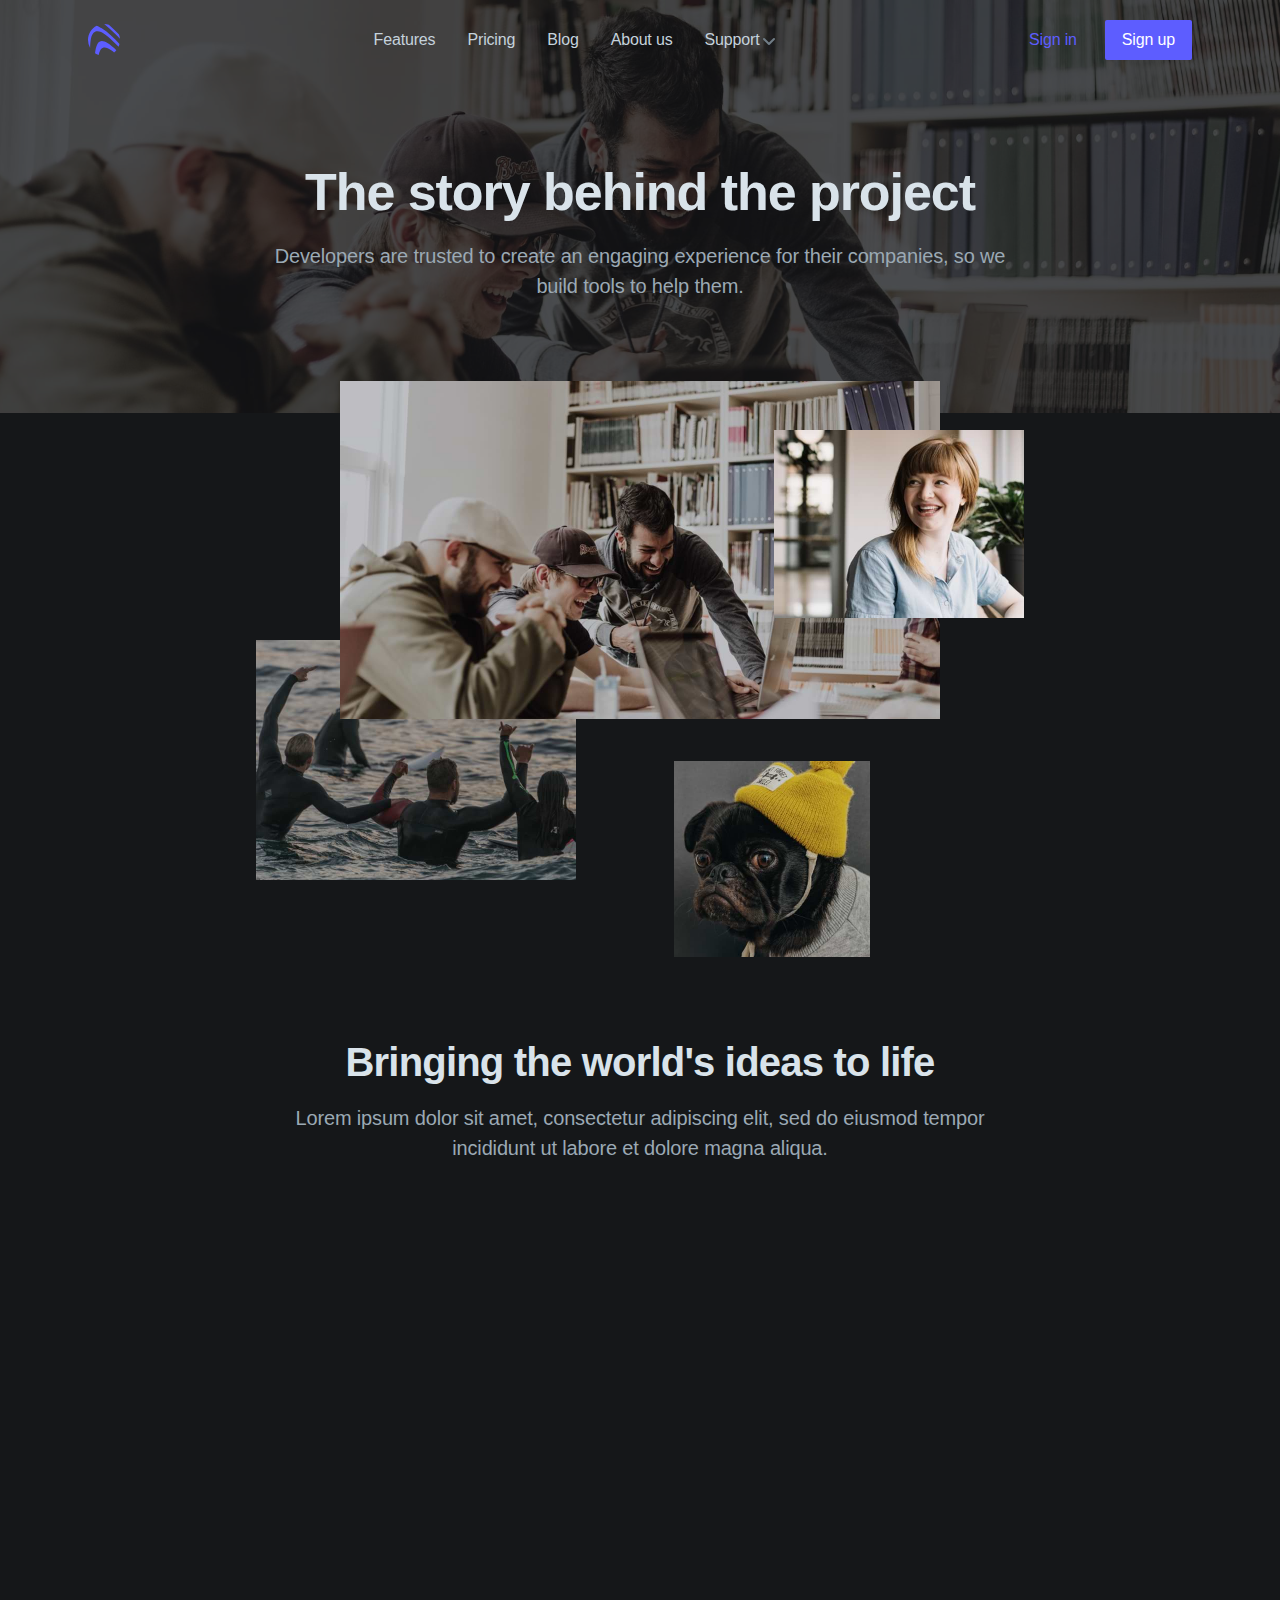
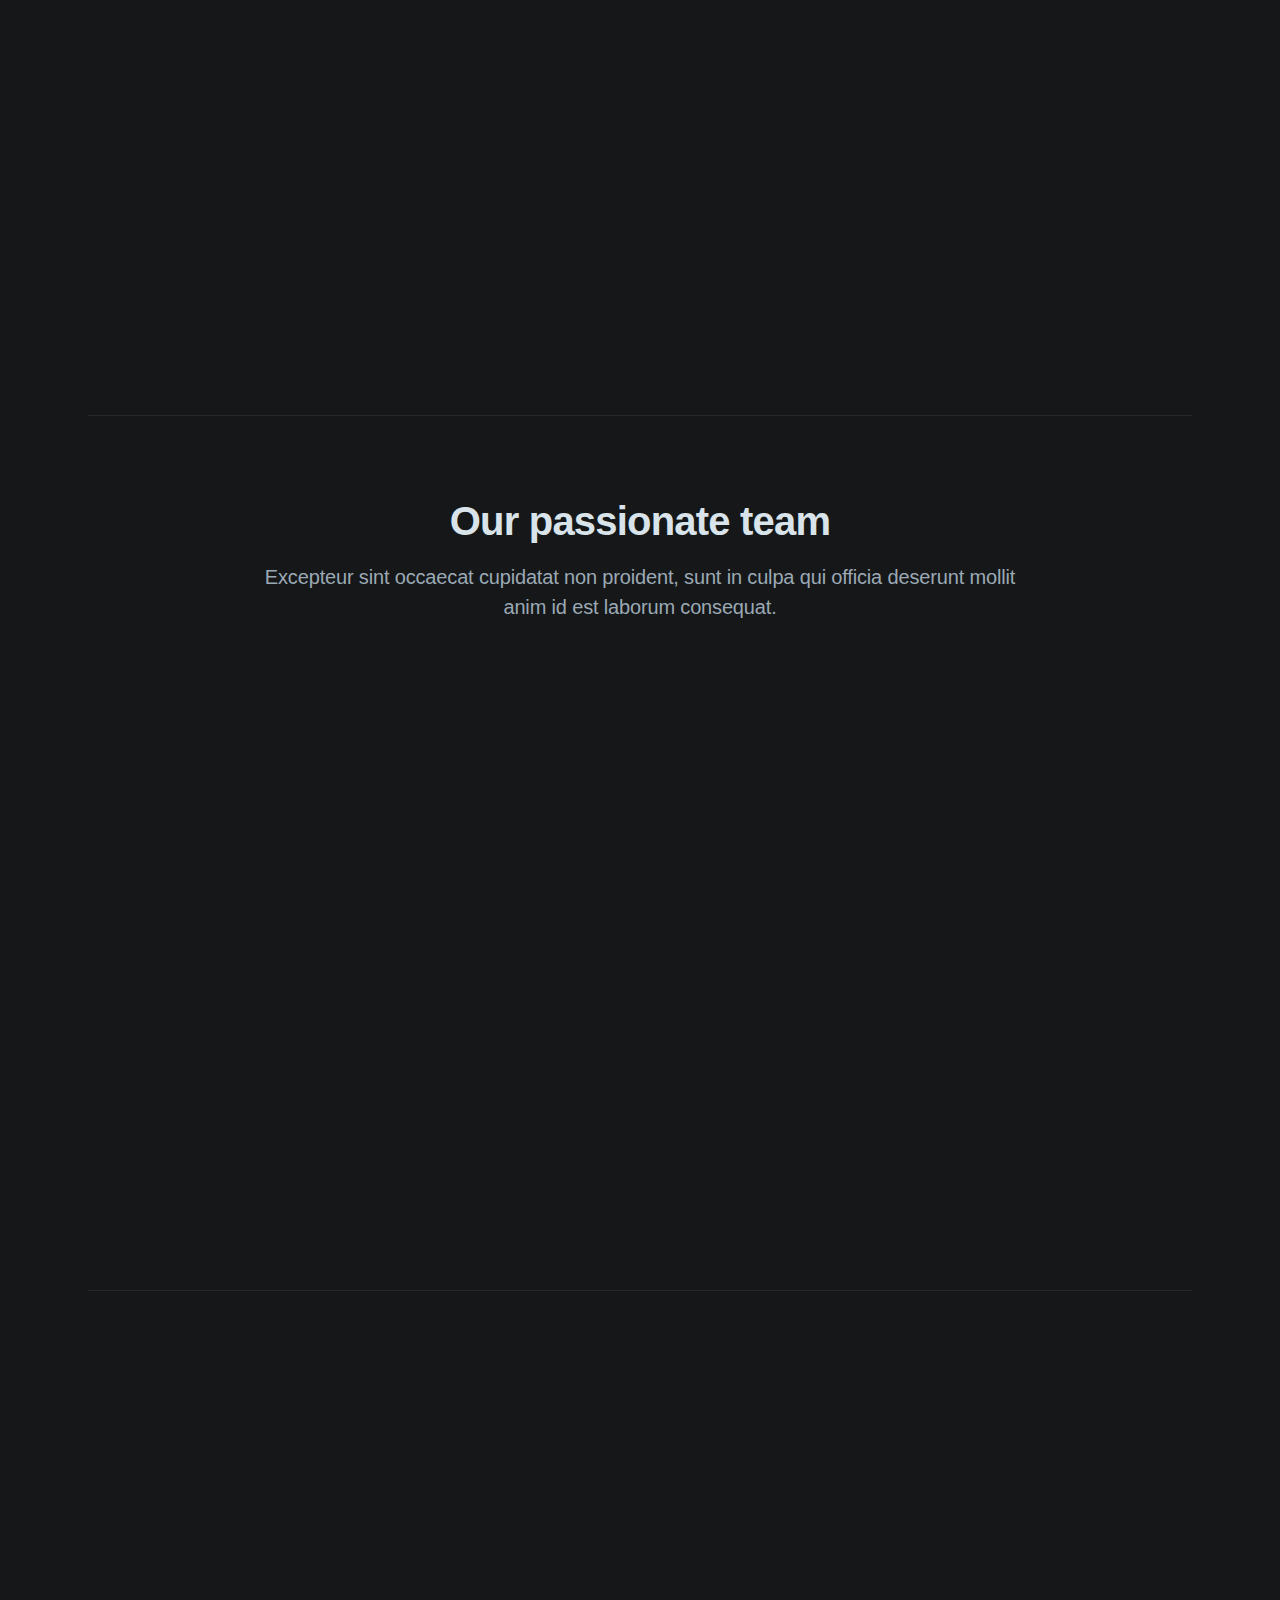
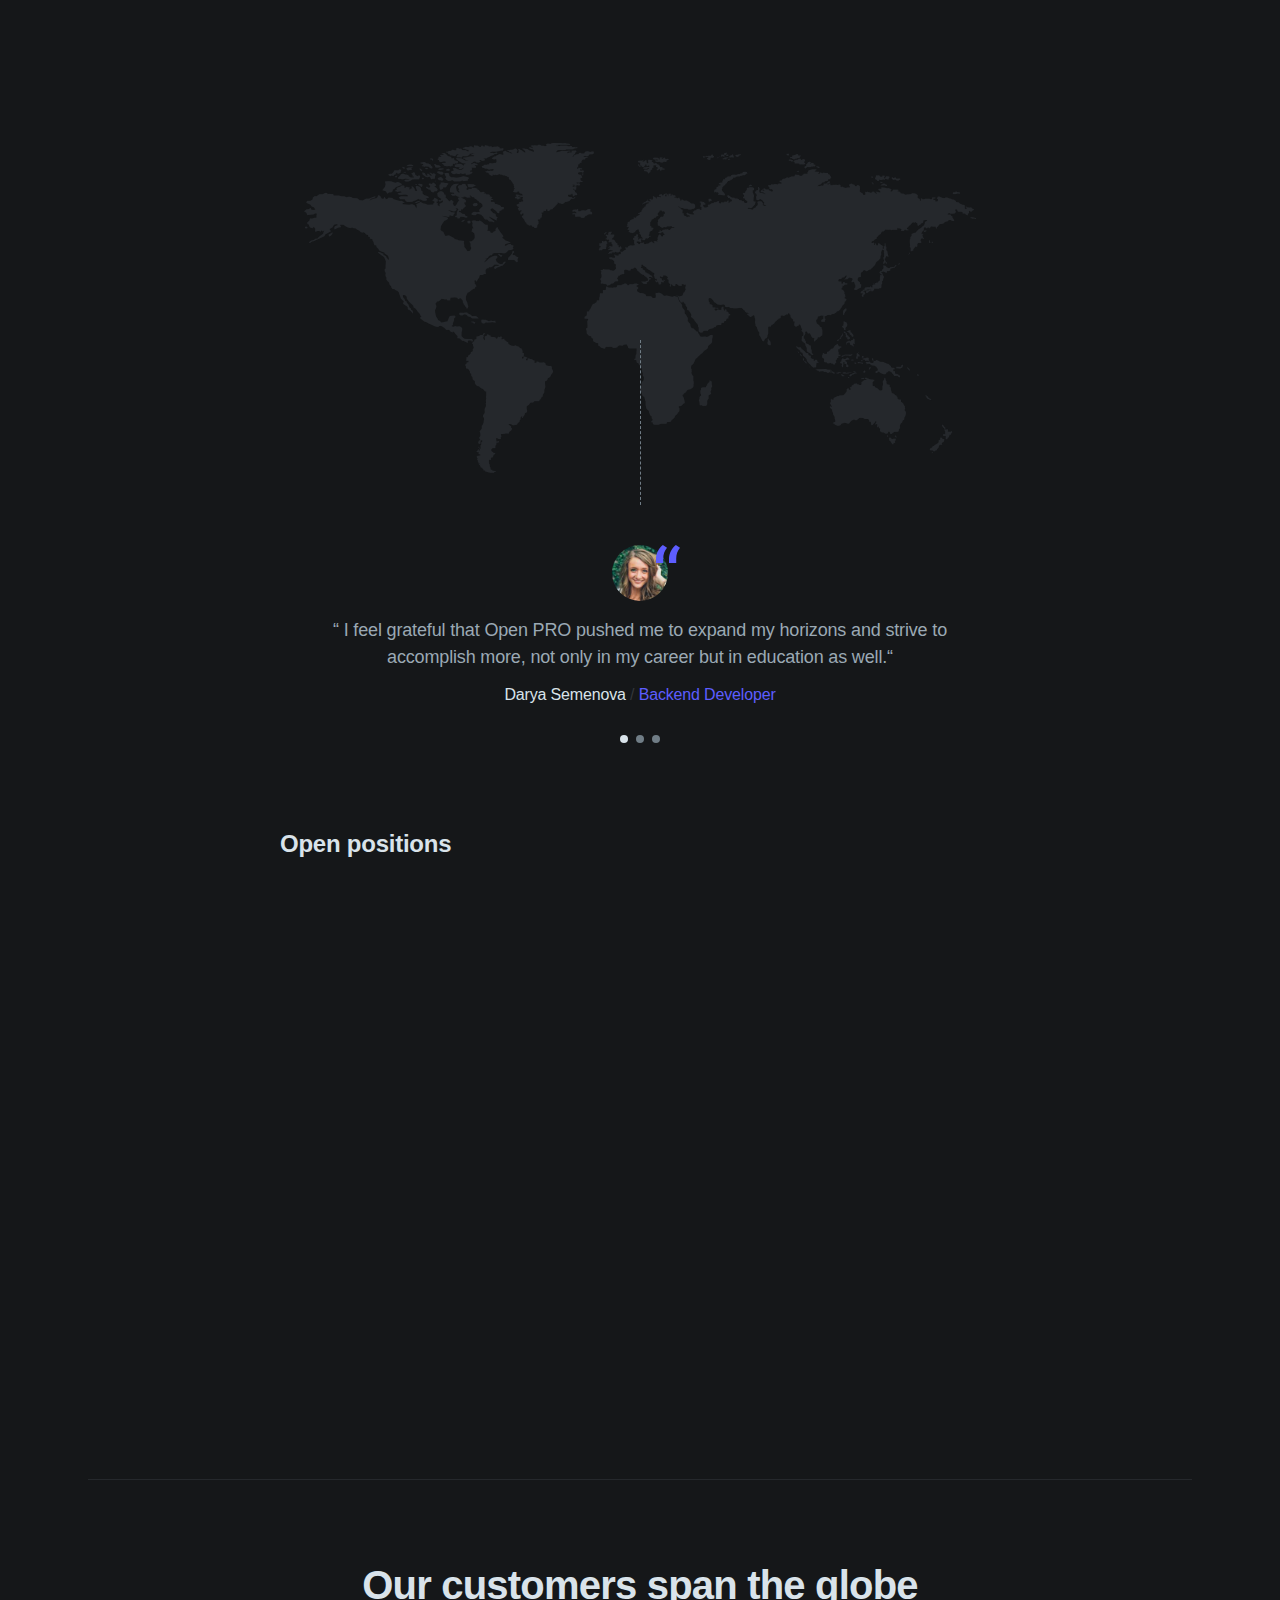
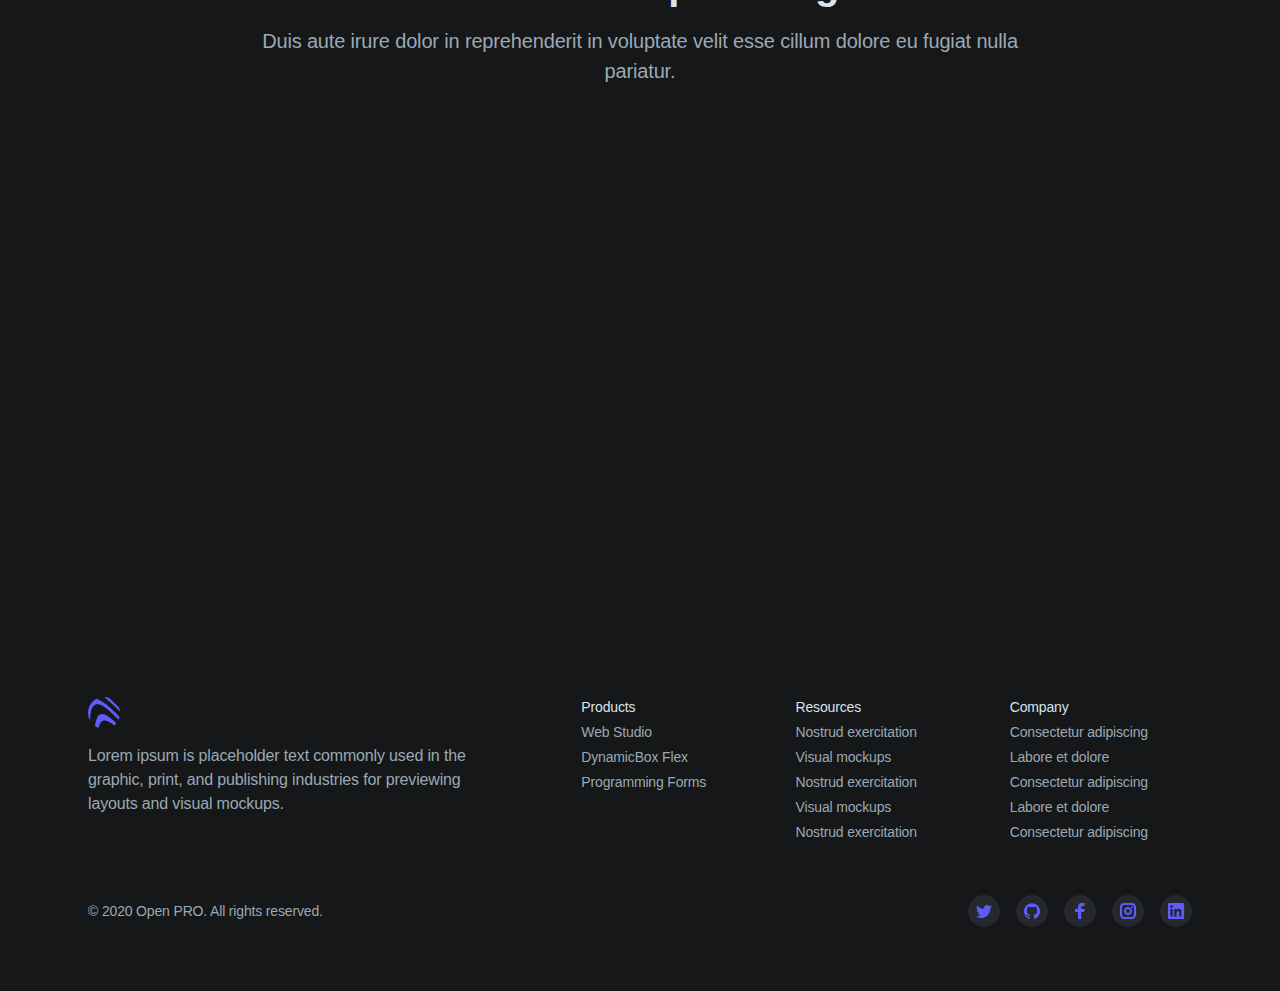
<file: about.html>
<!DOCTYPE html><html lang="en">
<!-- Mirrored from preview.cruip.com/open-pro/about.html by HTTrack Website Copier/3.x [XR&CO'2014], Sun, 18 Jul 2021 18:26:51 GMT -->
<head><meta charset="utf-8"><title>About - Open PRO Demo</title><meta name="viewport" content="width=device-width,initial-scale=1"><link rel="shortcut icon" href="images/favicons/favicon.ico"><link rel="icon" type="image/png" sizes="16x16" href="images/favicons/favicon-16x16.png"><link rel="icon" type="image/png" sizes="32x32" href="images/favicons/favicon-32x32.png"><link rel="icon" type="image/png" sizes="48x48" href="images/favicons/favicon-48x48.png"><link rel="manifest" href="images/favicons/manifest.json"><meta name="mobile-web-app-capable" content="yes"><meta name="theme-color" content="#fff"><meta name="application-name" content="open-pro-html"><link rel="apple-touch-icon" sizes="57x57" href="images/favicons/apple-touch-icon-57x57.png"><link rel="apple-touch-icon" sizes="60x60" href="images/favicons/apple-touch-icon-60x60.png"><link rel="apple-touch-icon" sizes="72x72" href="images/favicons/apple-touch-icon-72x72.png"><link rel="apple-touch-icon" sizes="76x76" href="images/favicons/apple-touch-icon-76x76.png"><link rel="apple-touch-icon" sizes="114x114" href="images/favicons/apple-touch-icon-114x114.png"><link rel="apple-touch-icon" sizes="120x120" href="images/favicons/apple-touch-icon-120x120.png"><link rel="apple-touch-icon" sizes="144x144" href="images/favicons/apple-touch-icon-144x144.png"><link rel="apple-touch-icon" sizes="152x152" href="images/favicons/apple-touch-icon-152x152.png"><link rel="apple-touch-icon" sizes="167x167" href="images/favicons/apple-touch-icon-167x167.png"><link rel="apple-touch-icon" sizes="180x180" href="images/favicons/apple-touch-icon-180x180.png"><link rel="apple-touch-icon" sizes="1024x1024" href="images/favicons/apple-touch-icon-1024x1024.png"><meta name="apple-mobile-web-app-capable" content="yes"><meta name="apple-mobile-web-app-status-bar-style" content="black-translucent"><meta name="apple-mobile-web-app-title" content="open-pro-html"><link href="style.1da29ca7cebf653459d9.css" rel="stylesheet"></head><body class="rf fj j ft fz"><div class="ng nx ob ut"><header class="av la ll"><div class="og iw up ho"><div class="ng nq rr rj"><div class="ro sc"><a class="nv" href="index-2.html" aria-label="Cruip"><svg class="li rx a_ text-purple-600" viewBox="0 0 32 32" xmlns="http://www.w3.org/2000/svg"><path d="M31.952 14.751a260.51 260.51 0 00-4.359-4.407C23.932 6.734 20.16 3.182 16.171 0c1.634.017 3.21.28 4.692.751 3.487 3.114 6.846 6.398 10.163 9.737.493 1.346.811 2.776.926 4.262zm-1.388 7.883c-2.496-2.597-5.051-5.12-7.737-7.471-3.706-3.246-10.693-9.81-15.736-7.418-4.552 2.158-4.717 10.543-4.96 16.238A15.926 15.926 0 010 16C0 9.799 3.528 4.421 8.686 1.766c1.82.593 3.593 1.675 5.038 2.587 6.569 4.14 12.29 9.71 17.792 15.57-.237.94-.557 1.846-.952 2.711zm-4.505 5.81a56.161 56.161 0 00-1.007-.823c-2.574-2.054-6.087-4.805-9.394-4.044-3.022.695-4.264 4.267-4.97 7.52a15.945 15.945 0 01-3.665-1.85c.366-3.242.89-6.675 2.405-9.364 2.315-4.107 6.287-3.072 9.613-1.132 3.36 1.96 6.417 4.572 9.313 7.417a16.097 16.097 0 01-2.295 2.275z"></path></svg></a></div><nav class="nw hm h_"><ul class="ng rs rt nk nq"><li><a class="fn fm up ua ng nq cu cp cc" href="features.html">Features</a></li><li><a class="fn fm up ua ng nq cu cp cc" href="pricing.html">Pricing</a></li><li><a class="fn fm up ua ng nq cu cp cc" href="blog.html">Blog</a></li><li><a class="fn fm up ua ng nq cu cp cc" href="about.html">About us</a></li><li class="am" x-data="{ open: false }" @mouseenter="open = true" @mouseleave="open = false"><a class="fn fm up ua ng nq cu cp cc" href="#0" aria-haspopup="true" :aria-expanded="open" @focus="open = true" @focusout="open = false" @click.prevent="">Support <svg class="lt rg a_ fi nd st ro" viewBox="0 0 12 12" xmlns="http://www.w3.org/2000/svg"><path d="M10.28 4.305L5.989 8.598 1.695 4.305A1 1 0 00.28 5.72l5 5a1 1 0 001.414 0l5-5a1 1 0 10-1.414-1.414z"></path></svg></a><ul class="lb av ak ab lu _ ua sp nn" x-show="open" x-transition:enter="cu cl cd ly" x-transition:enter-start="ok cn" x-transition:enter-end="oj lz" x-transition:leave="cu cl cd" x-transition:leave-start="oj" x-transition:leave-end="ok" x-cloak=""><li><a class="rc in fr fg ng ua up iu" href="contact.html" @focus="open = true" @focusout="open = false">Contact us</a></li><li><a class="rc in fr fg ng ua up iu" href="help.html" @focus="open = true" @focusout="open = false">Help center</a></li><li><a class="rc in fr fg ng ua up iu" href="404.html" @focus="open = true" @focusout="open = false">404</a></li></ul></li></ul><ul class="ng rs rt nk nq"><li><a class="rc text-purple-600 fm up ul ng nq cu cp cc" href="signin.html">Sign in</a></li><li><a class="r az tr th sf" href="signup.html">Sign up</a></li></ul></nav><div class="hy" x-data="{ expanded: false }"><button class="l" :class="{ 'active': expanded }" @click.stop="expanded = !expanded" aria-controls="mobile-nav" :aria-expanded="expanded"><span class="g">Menu</span> <svg class="lr rw a_ fn fm cu cp cc" viewBox="0 0 24 24" xmlns="http://www.w3.org/2000/svg"><rect y="4" width="24" height="2" rx="1"></rect><rect y="11" width="24" height="2" rx="1"></rect><rect y="18" width="24" height="2" rx="1"></rect></svg></button><nav id="mobile-nav" class="av ak lf ax la up ho ut co cv cc" x-ref="mobileNav" :style="expanded ? 'max-height: ' + $refs.mobileNav.scrollHeight + 'px; opacity: 1' : 'max-height: 0; opacity: .8'" @click.away="expanded = false" @keydown.escape.window="expanded = false" x-cloak=""><ul class="_ up ua"><li><a class="ng fn fm ua" href="features.html">Features</a></li><li><a class="ng fn fm ua" href="pricing.html">Pricing</a></li><li><a class="ng fn fm ua" href="blog.html">Blog</a></li><li><a class="ng fn fm ua" href="about.html">About us</a></li><li class="ua iv nf nc tx"><span class="ng fn ua">Support</span><ul class="uj"><li><a class="in ng rc fr fm ua" href="contact.html">Contact us</a></li><li><a class="in ng rc fr fm ua" href="help.html">Help center</a></li><li><a class="in ng rc fr fm ua" href="404.html">404</a></li></ul></li><li><a class="ng rc la text-purple-600 fm ua rn" href="signin.html">Sign in</a></li><li><a class="rc la ny nq rn nu tg up ua iv nn az tr th cu cp cc" href="signup.html">Sign up</a></li></ul></nav></div></div></div></header><main class="rs"><section class="am"><div class="av ag"><img class="la ie ox" src="images/about-hero.jpg" width="1440" height="394" alt="About"><div class="av ag j o_" aria-hidden="true"></div></div><div class="og iw up ho am"><div class="af ai de pz"><div class="om iw aq"><h1 class="h1 sh" data-aos="fade-up">The story behind the project</h1><p class="ii fr sy" data-aos="fade-up" data-aos-delay="200">Developers are trusted to create an engaging experience for their companies, so we build tools to help them.</p></div></div></div></section><section class="am oi"><div class="og iw up ho"><div class="om iw"><div class="am la rd ac"><figure class="av rz" style="top:45%;width:41.67%;max-width:320px" data-aos="fade-right"><img src="images/team-mosaic-02.jpg" width="320" height="240" alt="Team mosaic 02"></figure><figure class="am iw rz" style="width:78.13%;max-width:600px" data-aos="fade-down" data-aos-delay="100"><img src="images/team-mosaic-01.jpg" width="600" height="338" alt="Team mosaic 01"></figure><figure class="av rz" style="top:8.5%;right:0;width:32.55%;max-width:250px" data-aos="fade-left" data-aos-delay="200"><img src="images/team-mosaic-03.jpg" width="250" height="188" alt="Team mosaic 03"></figure><figure class="av rz" style="bottom:0;right:20%;width:25.52%;max-width:196px" data-aos="fade-up" data-aos-delay="300"><img src="images/team-mosaic-04.jpg" width="196" height="196" alt="Team mosaic 04"></figure></div></div></div></section><section><div class="og iw up ho"><div class="ub pg"><div class="om iw aq ai pz"><h2 class="h2 sh">Bringing the world's ideas to life</h2><p class="ii fr">Lorem ipsum dolor sit amet, consectetur adipiscing elit, sed do eiusmod tempor incididunt ut labore et dolore magna aliqua.</p></div><div class="om iw iz pe" data-aos-id-timeline=""><div class="am uh ph aa" data-aos="fade-up" data-aos-anchor="[data-aos-id-timeline]"><div class="ux"><div class="rl ii text-purple-600 si">The seed</div><div class="ng nq sa"><div class="av ax ny in rh uu uc ff z nr">2016</div><div class="av ax ie uw _ sj re ly lq ce" aria-hidden="true"></div><div class="av ax le rm tr no np t_ nr sj ly lq" aria-hidden="true"></div><h4 class="h4">Open PRO was founded in Milan, Italy</h4></div><p class="ir fr">Pretium lectus quam id leo. Urna et pharetra pharetra massa massa. Adipiscing enim eu neque aliquam vestibulum morbi blandit cursus risus.</p></div></div><div class="am uh ph aa" data-aos="fade-up" data-aos-delay="200" data-aos-anchor="[data-aos-id-timeline]"><div class="ux"><div class="rl ii text-purple-600 si">New features</div><div class="ng nq sa"><div class="av ax ny in rh uu uc ff z nr">2017</div><div class="av ax ie uw _ sj re ly lq ce" aria-hidden="true"></div><div class="av ax le rm tr no np t_ nr sj ly lq" aria-hidden="true"></div><h4 class="h4">Launched the first Open PRO Advanced plan</h4></div><p class="ir fr">Pretium lectus quam id leo. Urna et pharetra pharetra massa massa. Adipiscing enim eu neque aliquam vestibulum morbi blandit cursus risus.</p></div></div><div class="am uh ph aa" data-aos="fade-up" data-aos-delay="400" data-aos-anchor="[data-aos-id-timeline]"><div class="ux"><div class="rl ii text-purple-600 si">Pivoting</div><div class="ng nq sa"><div class="av ax ny in rh uu uc ff z nr">2018</div><div class="av ax ie uw _ sj re ly lq ce" aria-hidden="true"></div><div class="av ax le rm tr no np t_ nr sj ly lq" aria-hidden="true"></div><h4 class="h4">Transitioned to a SaaS business model</h4></div><p class="ir fr">Pretium lectus quam id leo. Urna et pharetra pharetra massa massa. Adipiscing enim eu neque aliquam vestibulum morbi blandit cursus risus.</p></div></div><div class="am uh ph aa" data-aos="fade-up" data-aos-delay="600" data-aos-anchor="[data-aos-id-timeline]"><div class="ux"><div class="rl ii text-purple-600 si">Huge milestone</div><div class="ng nq sa"><div class="av ax ny in rh uu uc ff z nr">2019</div><div class="av ax le rm tr no np t_ nr sj ly lq" aria-hidden="true"></div><h4 class="h4">1 million happy customers</h4></div><p class="ir fr">Pretium lectus quam id leo. Urna et pharetra pharetra massa massa. Adipiscing enim eu neque aliquam vestibulum morbi blandit cursus risus.</p></div></div></div></div></div></section><section><div class="og iw up ho"><div class="ub pg nf tk"><div class="om iw aq ai pz"><h2 class="h2 sh">Our passionate team</h2><p class="ii fr">Excepteur sint occaecat cupidatat non proident, sunt in culpa qui officia deserunt mollit anim id est laborum consequat.</p></div><div class="cw ck c_ iz cz cq" data-aos-id-team=""><div class="hl df vj uh hu hs" data-aos="fade-up" data-aos-anchor="[data-aos-id-team]"><div class="ng nx nq"><img class="nr sh" src="images/team-member-01.jpg" width="120" height="120" alt="Team member 01"><h4 class="ii rc se">Lara Lamprecht</h4><div class="fi se">CEO &amp; Co-founder</div><a class="nv text-purple-600 fm cu cp cc" href="#0">@laraamprecht</a></div></div><div class="hl df vj uh hu hs" data-aos="fade-up" data-aos-delay="100" data-aos-anchor="[data-aos-id-team]"><div class="ng nx nq"><img class="nr sh" src="images/team-member-02.jpg" width="120" height="120" alt="Team member 02"><h4 class="ii rc se">Marie Koniuszek</h4><div class="fi se">CEO &amp; Co-founder</div><a class="nv text-purple-600 fm cu cp cc" href="#0">@marie_moon</a></div></div><div class="hl df vj uh hu hs" data-aos="fade-up" data-aos-delay="200" data-aos-anchor="[data-aos-id-team]"><div class="ng nx nq"><img class="nr sh" src="images/team-member-03.jpg" width="120" height="120" alt="Team member 03"><h4 class="ii rc se">Greg Sebastian</h4><div class="fi se">Head of Design</div><a class="nv text-purple-600 fm cu cp cc" href="#0">@mr_sebastian</a></div></div><div class="hl df vj uh hu hs" data-aos="fade-up" data-aos-delay="300" data-aos-anchor="[data-aos-id-team]"><div class="ng nx nq"><img class="nr sh" src="images/team-member-04.jpg" width="120" height="120" alt="Team member 04"><h4 class="ii rc se">Timothy Chandran</h4><div class="fi se">Product Executive</div><a class="nv text-purple-600 fm cu cp cc" href="#0">@timothychandran</a></div></div><div class="hl df vj uh hu hs" data-aos="fade-up" data-aos-delay="400" data-aos-anchor="[data-aos-id-team]"><div class="ng nx nq"><img class="nr sh" src="images/team-member-05.jpg" width="120" height="120" alt="Team member 05"><h4 class="ii rc se">Dominik Prasad</h4><div class="fi se">Backend Lead</div><a class="nv text-purple-600 fm cu cp cc" href="#0">@dominikprasad</a></div></div><div class="hl df vj uh hu hs" data-aos="fade-up" data-aos-delay="500" data-aos-anchor="[data-aos-id-team]"><div class="ng nx nq"><img class="nr sh" src="images/team-member-06.jpg" width="120" height="120" alt="Team member 06"><h4 class="ii rc se">Darya Semenova</h4><div class="fi se">Backend Developer</div><a class="nv text-purple-600 fm cu cp cc" href="#0">@daryamagic</a></div></div><div class="hl df vj uh hu hs" data-aos="fade-up" data-aos-delay="600" data-aos-anchor="[data-aos-id-team]"><div class="ng nx nq"><img class="nr sh" src="images/team-member-07.jpg" width="120" height="120" alt="Team member 07"><h4 class="ii rc se">Quentin Renvoye</h4><div class="fi se">Product Designer</div><a class="nv text-purple-600 fm cu cp cc" href="#0">@quentinrenvoye</a></div></div><div class="hl df vj uh hu hs" data-aos="fade-up" data-aos-delay="700" data-aos-anchor="[data-aos-id-team]"><div class="ng nx nq"><img class="nr sh" src="images/team-member-08.jpg" width="120" height="120" alt="Team member 08"><h4 class="ii rc se">Alyssa Chuzeville</h4><div class="fi se">Community Lead</div><a class="nv text-purple-600 fm cu cp cc" href="#0">@hello_chuzeville</a></div></div></div></div></div></section><section><div class="og iw up ho"><div class="ub pg nf tk"><div class="om iw aq ai p_" data-aos-id-testimonialcar=""><h2 class="h2 sh" data-aos="fade-up" data-aos-anchor="[data-aos-id-testimonialcar]">Join the Open PRO team</h2><p class="ii fr" data-aos="fade-up" data-aos-delay="200" data-aos-anchor="[data-aos-id-testimonialcar]">Vitae aliquet nec ullamcorper sit amet risus nullam eget felis semper quis lectus nulla at volutpat diam ut venenatis tellus in ornare.</p></div><div class="om iw ao"><ul class="ng nx cx nk rn nq ir fr iq ik"><li class="ng nq ig iv" data-aos="fade-up" data-aos-delay="400" data-aos-anchor="[data-aos-id-testimonialcar]"><svg class="lr rw su ro" viewBox="0 0 24 24" xmlns="http://www.w3.org/2000/svg"><circle class="a_ fa" cx="12" cy="12" r="12"></circle><path class="a_ az" d="M16.28 8.28l-6.292 6.294-2.293-2.293a1 1 0 00-1.414 1.414l3 3a1 1 0 001.414 0l7-7A1 1 0 0016.28 8.28z"></path></svg> <span>Work Life Balance</span></li><li class="ng nq ig iv" data-aos="fade-up" data-aos-delay="500" data-aos-anchor="[data-aos-id-testimonialcar]"><svg class="lr rw su ro" viewBox="0 0 24 24" xmlns="http://www.w3.org/2000/svg"><circle class="a_ fa" cx="12" cy="12" r="12"></circle><path class="a_ az" d="M16.28 8.28l-6.292 6.294-2.293-2.293a1 1 0 00-1.414 1.414l3 3a1 1 0 001.414 0l7-7A1 1 0 0016.28 8.28z"></path></svg> <span>Competitive Salary And Equity</span></li><li class="ng nq ig iv" data-aos="fade-up" data-aos-delay="600" data-aos-anchor="[data-aos-id-testimonialcar]"><svg class="lr rw su ro" viewBox="0 0 24 24" xmlns="http://www.w3.org/2000/svg"><circle class="a_ fa" cx="12" cy="12" r="12"></circle><path class="a_ az" d="M16.28 8.28l-6.292 6.294-2.293-2.293a1 1 0 00-1.414 1.414l3 3a1 1 0 001.414 0l7-7A1 1 0 0016.28 8.28z"></path></svg> <span>5 Weeks Paid Vacation</span></li><li class="ng nq ig iv" data-aos="fade-up" data-aos-delay="700" data-aos-anchor="[data-aos-id-testimonialcar]"><svg class="lr rw su ro" viewBox="0 0 24 24" xmlns="http://www.w3.org/2000/svg"><circle class="a_ fa" cx="12" cy="12" r="12"></circle><path class="a_ az" d="M16.28 8.28l-6.292 6.294-2.293-2.293a1 1 0 00-1.414 1.414l3 3a1 1 0 001.414 0l7-7A1 1 0 0016.28 8.28z"></path></svg> <span>Generous Gear Credit</span></li><li class="ng nq ig iv" data-aos="fade-up" data-aos-delay="800" data-aos-anchor="[data-aos-id-testimonialcar]"><svg class="lr rw su ro" viewBox="0 0 24 24" xmlns="http://www.w3.org/2000/svg"><circle class="a_ fa" cx="12" cy="12" r="12"></circle><path class="a_ az" d="M16.28 8.28l-6.292 6.294-2.293-2.293a1 1 0 00-1.414 1.414l3 3a1 1 0 001.414 0l7-7A1 1 0 0016.28 8.28z"></path></svg> <span>Diversity and Inclusion</span></li></ul></div><div class="ov iw"><div class="ub"><div class="am"><div class="av ag ng rn nj" aria-hidden="true"><div class="aw nh ni tw ly ct" style="height:50%"></div></div><img src="images/worldmap.png" width="672" height="330" alt="World map"> <img class="av nr" style="top:22%;left:52%" src="images/world-user-01.jpg" width="32" height="32" alt="User 01" data-aos="fade-up"> <img class="av nr" style="top:50%;left:58%" src="images/world-user-02.jpg" width="48" height="48" alt="User 02" data-aos="fade-up" data-aos-delay="400"> <img class="av nr" style="top:8.5%;left:70.5%" src="images/world-user-03.jpg" width="56" height="56" alt="User 02" data-aos="fade-up" data-aos-delay="100"> <img class="av nr" style="top:34%;left:76.5%" src="images/world-user-04.jpg" width="72" height="72" alt="User 04" data-aos="fade-up" data-aos-delay="700"> <img class="av nr" style="top:29.5%;left:8.5%" src="images/world-user-05.jpg" width="48" height="48" alt="User 05" data-aos="fade-up" data-aos-delay="500"> <img class="av nr" style="top:56%;left:19%" src="images/world-user-06.jpg" width="56" height="56" alt="User 06" data-aos="fade-up" data-aos-delay="200"> <img class="av nr" style="top:20%;left:24.5%" src="images/world-user-07.jpg" width="64" height="64" alt="User 07" data-aos="fade-up" data-aos-delay="600"> <img class="av nr" style="top:39%;left:43%" src="images/world-user-08.jpg" width="40" height="40" alt="User 08" data-aos="fade-up" data-aos-delay="300"></div></div><div x-data="carousel()" x-init="init()" class="sd"><div class="am ng n_" x-ref="testimonials"><template x-for="(item, index) in items" :key="index"><div x-show="active === index" class="aq" x-transition:enter="cu cc cm ly ra" x-transition:enter-start="ok lx" x-transition:enter-end="oj lk" x-transition:leave="cu cl cv ly av" x-transition:leave-start="oj lk" x-transition:leave-end="ok lx"><div class="am ny nx rn sh"><img class="nr" :src="'images/' + item.img" width="56" height="56" :alt="item.alt"> <svg class="av ay ab oe lr rb a_ text-purple-600" viewBox="0 0 24 20" xmlns="http://www.w3.org/2000/svg"><path d="M0 13.517c0-2.346.611-4.774 1.833-7.283C3.056 3.726 4.733 1.648 6.865 0L11 2.696C9.726 4.393 8.777 6.109 8.152 7.844c-.624 1.735-.936 3.589-.936 5.56v4.644H0v-4.531zm13 0c0-2.346.611-4.774 1.833-7.283 1.223-2.508 2.9-4.586 5.032-6.234L24 2.696c-1.274 1.697-2.223 3.413-2.848 5.148-.624 1.735-.936 3.589-.936 5.56v4.644H13v-4.531z"></path></svg></div><blockquote class="ir fr" x-text="item.quote"></blockquote><div class="fs rc so"><cite class="ft fx" x-text="item.name"></cite> / <span class="text-purple-600" x-text="item.role"></span></div></div></template></div><div class="ng rn sd"><template x-for="(item, index) in items" :key="index"><button class="un td" @click="active = index; stopAutorotate();"><span class="nv le rm nr tv cu cp cc" :class="active === index ? 'bg-gray-200' : 'bg-gray-500'"></span></button></template></div></div><script>function carousel(){return{active:0,autorotate:!0,autorotateTiming:7e3,items:[{img:"world-user-01.jpg",alt:"Testimonial 01",quote:"“ I feel grateful that Open PRO pushed me to expand my horizons and strive to accomplish more, not only in my career but in education as well.“",name:"Darya Semenova",role:"Backend Developer"},{img:"world-user-02.jpg",alt:"Testimonial 02",quote:"“ Not only in my career but in education as well, I feel grateful that Open PRO pushed me to expand my horizons and strive to accomplish more.“",name:"Greg Sebastian",role:"Head of Design"},{img:"world-user-03.jpg",alt:"Testimonial 03",quote:"“ I feel grateful that Open PRO pushed me to expand my horizons and strive to accomplish more, not only in my career but in education as well.“",name:"Dominik Prasad",role:"Backend Lead"}],init(){this.autorotate&&(this.autorotateInterval=setInterval(()=>{this.active=this.active+1===this.items.length?0:this.active+1},this.autorotateTiming)),this.$watch("active",t=>this.heightFix())},stopAutorotate(){clearInterval(this.autorotateInterval),this.autorotateInterval=null},heightFix(){this.$nextTick(()=>{this.$refs.testimonials.style.height=this.$refs.testimonials.children[this.active+1].offsetHeight+"px"})}}}</script></div></div></div></section><section><div class="om iw up ho"><div class="ai pz"><h3 class="h4 sy">Open positions</h3><div class="ij" data-aos-id-career=""><div class="ul" data-aos="fade-up" data-aos-anchor="[data-aos-id-career]"><div class="uz nc tk"><div class="si"><a class="ng rr nq ii rp text-purple-600 fm cu cp cc" href="#0"><span>Lead Product Designer</span> <svg class="aj ro ss" width="24" height="24" xmlns="http://www.w3.org/2000/svg"><g stroke-width="2" fill="none"><path d="M1 12h20"></path><path stroke-linecap="square" d="M14 5l7 7-7 7"></path></g></svg></a></div><div class="ir fr sa">You'll be joing the Experience Design Team as a Lead Product Designer. You'll interface daily with developers - encouraging and advancing best practices in software.</div><div class="fr ng nk nq"><div class="ny nq"><svg class="sr ro" vidth="14" height="17" viewBox="0 0 14 17" xmlns="http://www.w3.org/2000/svg"><path class="a_ fn" d="M7 0C3.1 0 0 3.1 0 7c0 1.9.7 3.7 2.1 5 .1.1 4.1 3.7 4.2 3.8.4.3 1 .3 1.3 0 .1-.1 4.2-3.7 4.2-3.8 1.4-1.3 2.1-3.1 2.1-5 .1-3.9-3-7-6.9-7zm0 9c-1.1 0-2-.9-2-2s.9-2 2-2 2 .9 2 2-.9 2-2 2z"></path></svg> <span>Anywhere (EU timezone)</span></div><span class="fs ig">-</span><div class="ny nq"><svg class="sr ro" vidth="14" height="16" viewBox="0 0 14 16" xmlns="http://www.w3.org/2000/svg"><path class="a_ fn" d="M9.5 3L11 0H3l1.5 3zM10 5H4c-2 1.458-4 4.235-4 6.4C0 12.573.5 16 7 16c6.495 0 7-3.431 7-4.6 0-2.165-2-4.942-4-6.4z"></path></svg> <span>$70k – $120k</span></div></div></div></div><div class="ul" data-aos="fade-up" data-aos-delay="200" data-aos-anchor="[data-aos-id-career]"><div class="uz nc tk"><div class="si"><a class="ng rr nq ii rp text-purple-600 fm cu cp cc" href="#0"><span>Front-end Engineer</span> <svg class="aj ro ss" width="24" height="24" xmlns="http://www.w3.org/2000/svg"><g stroke-width="2" fill="none"><path d="M1 12h20"></path><path stroke-linecap="square" d="M14 5l7 7-7 7"></path></g></svg></a></div><div class="ir fr sa">You'll be joing the Experience Design Team as a Lead Product Designer. You'll interface daily with developers - encouraging and advancing best practices in software.</div><div class="fr ng nk nq"><div class="ny nq"><svg class="sr ro" vidth="14" height="17" viewBox="0 0 14 17" xmlns="http://www.w3.org/2000/svg"><path class="a_ fn" d="M7 0C3.1 0 0 3.1 0 7c0 1.9.7 3.7 2.1 5 .1.1 4.1 3.7 4.2 3.8.4.3 1 .3 1.3 0 .1-.1 4.2-3.7 4.2-3.8 1.4-1.3 2.1-3.1 2.1-5 .1-3.9-3-7-6.9-7zm0 9c-1.1 0-2-.9-2-2s.9-2 2-2 2 .9 2 2-.9 2-2 2z"></path></svg> <span>Anywhere (EU timezone)</span></div><span class="fs ig">-</span><div class="ny nq"><svg class="sr ro" vidth="14" height="16" viewBox="0 0 14 16" xmlns="http://www.w3.org/2000/svg"><path class="a_ fn" d="M9.5 3L11 0H3l1.5 3zM10 5H4c-2 1.458-4 4.235-4 6.4C0 12.573.5 16 7 16c6.495 0 7-3.431 7-4.6 0-2.165-2-4.942-4-6.4z"></path></svg> <span>$70k – $120k</span></div></div></div></div><div class="ul" data-aos="fade-up" data-aos-delay="400" data-aos-anchor="[data-aos-id-career]"><div class="uz nc tk"><div class="si"><a class="ng rr nq ii rp text-purple-600 fm cu cp cc" href="#0"><span>Product Manager</span> <svg class="aj ro ss" width="24" height="24" xmlns="http://www.w3.org/2000/svg"><g stroke-width="2" fill="none"><path d="M1 12h20"></path><path stroke-linecap="square" d="M14 5l7 7-7 7"></path></g></svg></a></div><div class="ir fr sa">You'll be joing the Experience Design Team as a Lead Product Designer. You'll interface daily with developers - encouraging and advancing best practices in software.</div><div class="fr ng nk nq"><div class="ny nq"><svg class="sr ro" vidth="14" height="17" viewBox="0 0 14 17" xmlns="http://www.w3.org/2000/svg"><path class="a_ fn" d="M7 0C3.1 0 0 3.1 0 7c0 1.9.7 3.7 2.1 5 .1.1 4.1 3.7 4.2 3.8.4.3 1 .3 1.3 0 .1-.1 4.2-3.7 4.2-3.8 1.4-1.3 2.1-3.1 2.1-5 .1-3.9-3-7-6.9-7zm0 9c-1.1 0-2-.9-2-2s.9-2 2-2 2 .9 2 2-.9 2-2 2z"></path></svg> <span>Anywhere (EU timezone)</span></div><span class="fs ig">-</span><div class="ny nq"><svg class="sr ro" vidth="14" height="16" viewBox="0 0 14 16" xmlns="http://www.w3.org/2000/svg"><path class="a_ fn" d="M9.5 3L11 0H3l1.5 3zM10 5H4c-2 1.458-4 4.235-4 6.4C0 12.573.5 16 7 16c6.495 0 7-3.431 7-4.6 0-2.165-2-4.942-4-6.4z"></path></svg> <span>$70k – $120k</span></div></div></div></div></div></div></div></section><section><div class="og iw up ho"><div class="ub pg nf tk"><div class="om iw aq ai p_"><h1 class="h2 sh">Our customers span the globe</h1><p class="ii fr">Duis aute irure dolor in reprehenderit in voluptate velit esse cillum dolore eu fugiat nulla pariatur.</p></div><div class="nb lh lg dg" data-aos-id-clients=""><div class="ng nq rn rq nu tx ur" data-aos="fade-up" data-aos-anchor="[data-aos-id-clients]"><svg class="oy a_ fi" width="124" height="24" viewBox="0 0 124 24" xmlns="http://www.w3.org/2000/svg"><path d="M63.734 11.56c-1.022 0-1.76.325-2.506.657v7.506c.715.066 1.125.066 1.804.066 2.454 0 2.79-1.091 2.79-2.615v-3.585c0-1.125-.384-2.03-2.088-2.03zm-16.295-.41c-1.702 0-2.09.908-2.09 2.032v.632h4.179v-.632c0-1.124-.389-2.032-2.089-2.032zm-31.566 7.813c0 .89.432 1.351 1.386 1.351 1.023 0 1.628-.324 2.375-.656v-1.781h-2.236c-1.06 0-1.525.191-1.525 1.086zm63.711-7.403c-1.705 0-2.296.904-2.296 2.03v4.106c0 1.128.591 2.035 2.296 2.035 1.7 0 2.296-.907 2.296-2.035V13.59c0-1.125-.596-2.03-2.296-2.03zM7.517 23.568H2.505V11.783H0v-4.06h2.505v-2.44C2.505 1.97 3.92 0 7.936 0h3.346v4.062H9.19c-1.565 0-1.668.568-1.668 1.627l-.006 2.033h3.787l-.442 4.06H7.517v11.786zm17.13.03H20.47l-.18-1.026a9.802 9.802 0 01-4.733 1.193c-3.064 0-4.695-1.988-4.695-4.738 0-3.243 1.903-4.401 5.307-4.401h3.465v-.701c0-1.656-.195-2.142-2.817-2.142h-4.286l.419-4.06h4.685c5.751 0 7.013 1.764 7.013 6.235v9.64zm14.207-11.517c-2.6-.433-3.347-.528-4.597-.528-2.247 0-2.926.481-2.926 2.334v3.506c0 1.854.679 2.337 2.926 2.337 1.25 0 1.997-.096 4.597-.531v3.961c-2.277.496-3.76.626-5.015.626-5.381 0-7.52-2.749-7.52-6.72v-2.845c0-3.974 2.139-6.728 7.52-6.728 1.254 0 2.738.13 5.015.629v3.959zm15.686 4.985h-9.192v.327c0 1.854.68 2.337 2.925 2.337 2.02 0 3.252-.096 5.847-.531v3.961c-2.503.496-3.807.626-6.262.626-5.382 0-7.522-2.749-7.522-6.72v-3.253c0-3.474 1.588-6.32 7.103-6.32s7.1 2.813 7.1 6.32v3.253zm16.294.075c0 3.838-1.13 6.638-7.971 6.638-2.47 0-3.92-.21-6.647-.618V1.22l5.01-.812v7.675c1.084-.391 2.485-.59 3.76-.59 5.012 0 5.847 2.183 5.847 5.69v3.958zm16.062.084c0 3.31-1.407 6.522-7.295 6.522-5.891 0-7.325-3.211-7.325-6.522v-3.197c0-3.313 1.434-6.525 7.325-6.525 5.888 0 7.295 3.212 7.295 6.525v3.197zm16.052 0c0 3.31-1.41 6.522-7.296 6.522-5.89 0-7.325-3.211-7.325-6.522v-3.197c0-3.313 1.434-6.525 7.325-6.525 5.887 0 7.296 3.212 7.296 6.525v3.197zm16.473 6.343h-5.432l-4.593-7.449v7.45h-5.013V1.218l5.013-.812v14.388l4.593-7.073h5.432l-5.015 7.718 5.015 8.128zM95.635 11.56c-1.703 0-2.293.904-2.293 2.03v4.106c0 1.128.59 2.035 2.293 2.035 1.7 0 2.301-.907 2.301-2.035V13.59c0-1.125-.601-2.03-2.301-2.03zm26.646 9.228c.844 0 1.517.669 1.517 1.504 0 .848-.673 1.509-1.523 1.509a1.511 1.511 0 01-1.531-1.51c0-.834.685-1.503 1.531-1.503h.006zm-.006.234c-.68 0-1.236.569-1.236 1.27 0 .714.557 1.275 1.242 1.275.687.007 1.235-.561 1.235-1.268 0-.708-.548-1.277-1.235-1.277h-.006zm-.288 2.145h-.275v-1.678c.144-.02.282-.039.488-.039.261 0 .432.054.537.127.101.074.156.187.156.346 0 .222-.15.355-.335.409v.013c.15.027.253.16.288.406.04.261.082.36.109.415h-.289c-.04-.054-.082-.207-.116-.428-.04-.214-.152-.294-.372-.294h-.19v.723h-.001zm0-.929h.2c.225 0 .417-.08.417-.288 0-.147-.109-.293-.418-.293-.09 0-.152.006-.2.013v.568z"></path></svg></div><div class="ng nq rn rq nu tx ur" data-aos="fade-up" data-aos-delay="100" data-aos-anchor="[data-aos-id-clients]"><svg class="oy a_ fi" width="83" height="30" viewBox="0 0 83 30" xmlns="http://www.w3.org/2000/svg"><path d="M12.186 0c.2.093.326.285.486.437.26.225.452.523.705.755.312.298.512.675.771 1.013.452.682.851 1.41 1.057 2.205.213.542.246 1.132.233 1.714.013.53-.133 1.053-.372 1.53-.413.721-1.157 1.205-1.935 1.463-.971.232-2.042.272-2.98-.139-.338-.185-.724-.311-.997-.603-.631-.516-.997-1.357-.877-2.171.186-1.45 1.057-2.695 1.988-3.767.086.158.013.344.073.51.08.35.206.721.472.973.326-.298.672-.596.95-.94.254-.371.46-.782.546-1.219.02-.556.073-1.139-.14-1.668l.02-.093zM.005 6.614c1.556.014 3.118-.013 4.674.014 0 1.542.014 3.085-.006 4.628 1.104.02 2.207.006 3.318.006.013.12.02.239.02.358-.014 1.271.006 2.536-.014 3.807-1.11.013-2.214 0-3.324.006.02 2.285-.007 4.562.013 6.846.04.2.067.398.06.603-.02.185.093.338.133.51.086.397.306.755.558 1.066.373.37.851.629 1.363.741.466.073.931.113 1.404.08.026.08.04.159.04.245a319.227 319.227 0 000 3.568c0 .166-.034.331-.06.49-.672 0-1.344.047-2.015 0-.4-.086-.825-.046-1.21-.218-1.07-.252-2.095-.781-2.86-1.583C.977 26.702.372 25.18.126 23.67c-.067-.166-.027-.358-.054-.536-.093-.365-.053-.749-.066-1.12a5974.61 5974.61 0 010-15.4zm22.714 4.29c.279-.072.578-.02.857-.079.586-.073 1.164.02 1.743.04.405-.007.797.113 1.196.192 1.483.358 2.886 1.145 3.904 2.297.18.298.452.517.624.821.433.682.719 1.444.965 2.212.153.563.232 1.145.306 1.721.033 1.278.013 2.563.02 3.84-.007 2.55.006 5.099-.007 7.648-1.556-.02-3.105-.007-4.655-.014a.365.365 0 01-.06-.046c-.006-3.569 0-7.137 0-10.7.007-.436-.073-.86-.166-1.277a4.106 4.106 0 00-.671-1.172c-.173-.205-.412-.338-.605-.517-.3-.198-.652-.29-.991-.384-.18-.013-.36 0-.525-.06-.712-.046-1.437.014-2.102.286-.485.231-.937.549-1.256.993-.526.622-.698 1.47-.685 2.264 0 3.536.007 7.078 0 10.613-1.57.014-3.139-.006-4.708.014-.026-3.41 0-6.827-.013-10.236.007-.437-.007-.874.027-1.311.086-.219.026-.457.093-.67.12-.807.425-1.575.764-2.31.333-.642.732-1.258 1.25-1.768.406-.41.825-.84 1.337-1.125.99-.689 2.16-1.106 3.358-1.271zm55.72-.039c.579-.013 1.15-.126 1.73-.033.312.04.63.033.943.046.06.576.014 1.159.027 1.735v2.317c0 .146.02.298-.04.437-.153-.112-.359-.073-.532-.119-.705-.06-1.43-.026-2.094.238a3.333 3.333 0 00-1.869 1.596c-.113.14-.113.338-.24.47-.205.742-.219 1.516-.205 2.278-.007 3.257.02 6.508-.014 9.766-1.55-.02-3.105 0-4.66-.014-.014-.013-.034-.04-.047-.053V18.903c-.02-.444.08-.874.073-1.311.106-.212.08-.457.146-.675.332-1.676 1.217-3.258 2.56-4.337.26-.291.632-.43.938-.662.99-.603 2.14-.894 3.284-1.053zm-68.919.39c1.57.027 3.138-.006 4.708.014 0 6.058-.007 12.11 0 18.161 0 .06 0 .179-.093.159H9.533c-.04-1-.006-2.006-.02-3.006.007-5.105 0-10.216.007-15.327zm49.238 12.29c.399-.153.784-.352 1.19-.49.585-.226 1.157-.497 1.742-.722 1.21-.557 2.46-1.02 3.684-1.543.292-.16.625-.232.91-.404.326-.126.652-.238.971-.384.28-.166.599-.232.885-.377.379-.153.744-.325 1.13-.464.392-.218.831-.324 1.223-.536.107-.073.28-.053.346-.179-.113-.159-.053-.358-.113-.53-.086-.31-.173-.615-.246-.92-.299-.92-.731-1.8-1.316-2.569-.712-1.026-1.69-1.854-2.773-2.463-.712-.43-1.51-.675-2.307-.887-.492-.06-.965-.232-1.463-.225-.452-.06-.918-.086-1.363-.007-.792.013-1.55.205-2.3.424-1.31.457-2.554 1.152-3.558 2.112-.3.278-.546.603-.831.887-.446.57-.852 1.172-1.157 1.821-.433.973-.845 1.993-.891 3.072-.147.517-.1 1.06-.107 1.59-.013.337.04.668.107.992-.02.344.113.662.16.993.112.702.425 1.351.71 2 .785 1.602 2.022 2.993 3.571 3.9 1.018.622 2.148 1.066 3.332 1.231.964.152 1.954.179 2.925.053.333.027.652-.12.984-.139 1.417-.331 2.806-.927 3.877-1.927.319-.251.618-.55.87-.867.426-.43.732-.953 1.038-1.47.293-.55.532-1.132.705-1.735-.093-.04-.2-.026-.292-.026-1.556.007-3.106-.007-4.662 0-.146 0-.146.199-.239.278-.266.384-.605.708-.964 1.013-.519.37-1.13.57-1.736.748-.16.02-.312.013-.458.073-.373.027-.752.013-1.13.007-.42-.08-.839-.172-1.244-.305-.625-.318-1.237-.682-1.709-1.198-.12-.146-.312-.258-.352-.45.106-.047.206-.12.325-.14.193-.033.34-.185.526-.238zm-1.915-3.351c-.093-.232-.007-.503-.02-.748.106-.338.14-.695.266-1.033.319-.748.711-1.483 1.283-2.073.266-.218.492-.483.798-.648.226-.12.445-.252.678-.358.432-.126.851-.324 1.303-.324.413-.1.838-.047 1.257-.04 1.097.152 2.201.622 2.912 1.49.074.172-.172.185-.272.251-.432.239-.918.358-1.35.603-.193.033-.36.152-.545.212-1.377.596-2.78 1.119-4.143 1.741-.731.285-1.456.59-2.167.927zm-4.954-17.03c-1.456-.012-2.912 0-4.369-.006-.106.013-.232-.033-.319.047.014 3.111 0 6.23.007 9.342-.007.112.02.225-.027.33-.133-.02-.2-.145-.299-.218-.671-.576-1.423-1.066-2.26-1.35-.566-.219-1.158-.331-1.756-.437-.678-.014-1.363-.034-2.048.006-.073.02-.14.04-.213.047-1.522.211-2.945.92-4.116 1.893-.651.61-1.303 1.245-1.762 2.013-.538.761-.884 1.635-1.216 2.496-.153.543-.306 1.08-.373 1.635-.126.854-.073 1.728-.06 2.59.034.224.107.436.113.661a9.18 9.18 0 00.625 2.126c.246.655.645 1.251 1.011 1.847.26.33.512.675.824.966.466.457.925.954 1.51 1.272.691.523 1.51.834 2.307 1.139.293.052.565.218.864.225.253.02.486.139.739.125.133-.013.252.08.392.067.645.02 1.296.02 1.941 0 .107 0 .213-.047.326-.053.446.006.858-.166 1.29-.226.565-.205 1.17-.337 1.696-.642.778-.357 1.482-.86 2.114-1.43a8.187 8.187 0 001.922-2.49c.206-.416.439-.82.572-1.27.252-.623.365-1.285.452-1.94.146-.577.1-1.179.113-1.775V3.164zm-4.728 17.93c-.04.702-.305 1.37-.618 2-.525.986-1.41 1.741-2.414 2.218-.153.08-.352.073-.458.218-.187 0-.373.007-.552.073-.572.014-1.164.066-1.723-.092-.239-.113-.505-.16-.744-.285-.3-.166-.639-.278-.885-.53-.465-.324-.824-.768-1.15-1.225-.26-.443-.519-.9-.638-1.403-.133-.265-.12-.563-.193-.841-.02-.709-.06-1.437.106-2.126.074-.218.12-.45.2-.668.193-.351.312-.742.565-1.06.133-.278.366-.483.552-.721.499-.57 1.184-.934 1.875-1.219.26-.059.512-.191.785-.191.552-.14 1.123-.027 1.669.072.718.259 1.43.616 1.988 1.146.206.192.359.43.565.622a5.625 5.625 0 011.07 4.012zM78.4 27.265h1.743c.006.132.006.265 0 .397-.2.027-.4-.006-.592.02-.027.596 0 1.185-.013 1.781a4.773 4.773 0 00-.532-.006c-.02-.47-.014-.947-.007-1.417 0-.126.027-.272-.087-.358-.172-.026-.345.007-.518-.02a2.625 2.625 0 01.006-.397zm2.062.007c.246-.007.492-.02.738.013-.013.192.146.324.193.503.066.225.166.437.232.662.054.1.147.186.113.311.133-.516.34-1.006.546-1.49a8.47 8.47 0 01.711 0c.013.709 0 1.43 0 2.14a2.97 2.97 0 01-.485 0c.006-.497 0-.994.013-1.484-.06.053-.12.1-.166.166-.087.45-.32.86-.432 1.31-.133.02-.26.02-.393.007-.04-.251-.22-.457-.22-.715-.179-.218-.185-.53-.325-.774-.093.178-.02.39-.04.582-.026.311.033.63-.026.94-.16 0-.34.053-.466-.06.02-.701 0-1.403.007-2.111z"></path></svg></div><div class="ng nq rn rq nu tx ur" data-aos="fade-up" data-aos-delay="200" data-aos-anchor="[data-aos-id-clients]"><svg class="oy a_ fi" width="125" height="39" viewBox="0 0 125 39" xmlns="http://www.w3.org/2000/svg"><path d="M65.879 9.8a2.533 2.533 0 01-2.539 2.537 2.532 2.532 0 01-2.538-2.538 2.508 2.508 0 012.538-2.537c1.446.039 2.539 1.171 2.539 2.537zm-10.466 5.114v.624s-1.21-1.562-3.787-1.562c-4.256 0-7.576 3.24-7.576 7.73 0 4.45 3.28 7.73 7.576 7.73 2.616 0 3.787-1.601 3.787-1.601v.663c0 .313.235.546.547.546h3.163V14.365H55.96a.561.561 0 00-.547.549zm0 9.407c-.585.86-1.757 1.601-3.162 1.601-2.5 0-4.413-1.561-4.413-4.216 0-2.655 1.914-4.216 4.413-4.216 1.367 0 2.616.78 3.162 1.6v5.231zm6.053-9.954h3.749v14.678h-3.749V14.367zm55.998-.391c-2.578 0-3.788 1.562-3.788 1.562V7.301h-3.749v21.744h3.163a.558.558 0 00.547-.546v-.664s1.21 1.6 3.787 1.6c4.257 0 7.576-3.277 7.576-7.728 0-4.45-3.319-7.731-7.536-7.731zm-.625 11.907c-1.445 0-2.577-.741-3.163-1.6V19.05c.586-.78 1.835-1.6 3.163-1.6 2.499 0 4.412 1.561 4.412 4.216 0 2.654-1.913 4.216-4.412 4.216zm-8.864-5.543v8.744h-3.75V20.77c0-2.42-.78-3.396-2.888-3.396-1.132 0-2.304.585-3.047 1.445v10.228h-3.748v-14.68h2.967c.313 0 .547.274.547.548v.624c1.094-1.132 2.538-1.562 3.983-1.562 1.64 0 3.007.47 4.1 1.406 1.328 1.093 1.836 2.498 1.836 4.958zm-22.533-6.364c-2.576 0-3.787 1.562-3.787 1.562V7.301h-3.749v21.744h3.163a.559.559 0 00.547-.546v-.664s1.21 1.6 3.787 1.6c4.257 0 7.576-3.277 7.576-7.728.04-4.451-3.28-7.731-7.537-7.731zm-.625 11.907c-1.444 0-2.576-.741-3.162-1.6V19.05c.586-.78 1.835-1.6 3.162-1.6 2.5 0 4.413 1.561 4.413 4.216 0 2.654-1.913 4.216-4.413 4.216zM74.665 13.976c1.132 0 1.718.196 1.718.196v3.474s-3.124-1.055-5.076 1.171v10.267h-3.75V14.367h3.164c.312 0 .546.273.546.546v.625c.704-.82 2.227-1.562 3.398-1.562zM35.733 27.718c-.195-.468-.39-.976-.586-1.406-.313-.702-.625-1.366-.898-1.99l-.039-.04a406.921 406.921 0 00-8.63-17.644l-.117-.235c-.32-.608-.633-1.22-.937-1.835-.39-.703-.78-1.444-1.406-2.147C21.87.859 20.074 0 18.161 0c-1.953 0-3.71.86-4.998 2.342-.586.703-1.016 1.444-1.406 2.148a84.724 84.724 0 01-.936 1.835l-.118.234c-3.007 5.856-5.935 11.79-8.63 17.645l-.04.078c-.272.625-.585 1.289-.898 1.99-.195.43-.39.899-.585 1.406-.508 1.444-.664 2.81-.468 4.217a8.297 8.297 0 005.076 6.48c1.016.43 2.07.625 3.163.625.313 0 .703-.039 1.016-.078 1.288-.156 2.616-.585 3.905-1.327 1.6-.898 3.124-2.186 4.842-4.06 1.718 1.874 3.28 3.162 4.842 4.06 1.29.742 2.616 1.17 3.905 1.327.312.04.703.078 1.016.078 1.093 0 2.186-.195 3.162-.625 2.734-1.094 4.647-3.591 5.077-6.48.31-1.366.154-2.732-.353-4.177zm-17.611 2.03c-2.11-2.655-3.476-5.153-3.944-7.26-.195-.899-.235-1.68-.117-2.382a3.78 3.78 0 01.625-1.64c.742-1.054 1.991-1.718 3.436-1.718 1.445 0 2.734.625 3.437 1.718.312.468.547 1.015.625 1.64.117.703.078 1.522-.117 2.381-.47 2.069-1.837 4.568-3.945 7.26zm15.58 1.835a5.802 5.802 0 01-3.553 4.568c-.937.39-1.953.507-2.968.39-.976-.118-1.953-.43-2.967-1.015-1.406-.782-2.812-1.991-4.452-3.787 2.577-3.162 4.139-6.051 4.725-8.627a9.765 9.765 0 00.195-3.32 6.329 6.329 0 00-1.054-2.654c-1.212-1.757-3.242-2.771-5.507-2.771-2.264 0-4.295 1.054-5.505 2.771a6.335 6.335 0 00-1.055 2.655 8.107 8.107 0 00.195 3.319c.586 2.576 2.187 5.504 4.725 8.666-1.601 1.796-3.046 3.006-4.452 3.787-1.015.586-1.991.898-2.967 1.015a6.25 6.25 0 01-2.968-.39 5.802 5.802 0 01-3.553-4.568 6.457 6.457 0 01.351-3.045c.117-.39.313-.78.508-1.25.273-.624.585-1.288.898-1.951l.04-.078a425.627 425.627 0 018.59-17.528l.117-.235c.313-.585.625-1.21.937-1.795.313-.625.664-1.211 1.094-1.719.82-.936 1.913-1.444 3.124-1.444 1.21 0 2.304.508 3.124 1.444.43.51.78 1.095 1.093 1.719.313.585.626 1.21.937 1.795l.118.235a516.841 516.841 0 018.552 17.567v.039c.312.626.586 1.328.898 1.953.195.468.39.858.508 1.248.311 1.014.428 1.991.272 3.006z"></path></svg></div><div class="ng nq rn rq nu tx ur" data-aos="fade-up" data-aos-delay="300" data-aos-anchor="[data-aos-id-clients]"><svg class="oy a_ fi" width="113" height="30" viewBox="0 0 113 30" xmlns="http://www.w3.org/2000/svg"><path d="M0 5h3.94v8.21h8.31V5h3.946v20.153H12.25V16.77H3.94v8.383H0V5zm28.678 13.589V9.912h3.736v8.677c0 3.62-3.14 6.564-7 6.564s-7-2.945-7-6.564V9.912h3.736v8.677c0 1.687 1.465 3.06 3.264 3.06 1.799 0 3.264-1.373 3.264-3.06zm14.167-8.575c4.185 0 7.784 3.28 7.784 7.57 0 4.344-3.903 7.569-8.357 7.569-4.006 0-7.573-3.168-7.573-7.794V5h3.75v6.669c1.249-1.15 2.542-1.655 4.396-1.655zm.093 11.886c2.152 0 4.096-1.99 4.096-4.317s-1.944-4.317-4.096-4.317c-2.54 0-4.483 1.99-4.483 4.317s1.943 4.317 4.483 4.317zm13.987-11c0 3.28 8.938.924 8.938 8.493 0 3.505-3.108 5.748-6.964 5.748-2.571 0-4.723-1.01-6.458-3l2.72-2.635c1.017 1.065 1.735 2.074 3.948 2.074 1.404 0 2.629-1.038 2.629-2.214 0-3.814-8.938-1.654-8.938-8.466 0-3.673 2.93-5.888 6.995-5.888 2.033 0 4.513 1.065 5.738 2.607l-2.45 2.691c-.956-.953-2.42-1.738-3.527-1.738-1.375 0-2.63.56-2.63 2.328zm18.808-1.084c4.453 0 8.357 3.224 8.357 7.57 0 4.289-3.6 7.569-7.785 7.569-1.854 0-3.147-.506-4.397-1.655V30H68.16V17.61c0-4.627 3.566-7.794 7.573-7.794zm.666 11.887c2.152 0 4.095-1.992 4.095-4.318 0-2.327-1.943-4.317-4.095-4.317-2.54 0-4.483 1.99-4.483 4.317 0 2.326 1.943 4.318 4.483 4.318zm35.285.197c.42 0 .898-.028 1.316-.055l-.927 3.196c-.359.083-1.017.112-1.496.112-3.197 0-5.527-1.599-5.527-4.767V7.995l3.795-1.598v4.066h3.437v3.083h-3.437v6.083c0 1.374.628 2.271 2.839 2.271zm-10.72-8.125c.702 1.097 1.036 2.295 1.036 3.593v.066c0 1.319-.415 2.518-1.17 3.604-.75 1.082-1.742 1.93-3.01 2.55a8.651 8.651 0 01-3.843.874h-.225c-1.228 0-2.35-.241-3.367-.637a8.644 8.644 0 01-1.439-.708l-3.238 2.913c.077.219.117.45.117.685a2.162 2.162 0 01-.743 1.615 2.674 2.674 0 01-1.797.67 2.672 2.672 0 01-1.796-.67c-.48-.431-.744-1.004-.744-1.615a2.16 2.16 0 01.743-1.615c.698-.631 1.741-.837 2.668-.527l3.133-2.824a6.582 6.582 0 01-1.223-1.91 6.758 6.758 0 01-.516-2.558v-.269c0-1.286.46-2.466 1.214-3.538a7.382 7.382 0 011.335-1.407L78.66 5.95l-.687-.469a3.53 3.53 0 01-1.686.431C74.47 5.912 73 4.588 73 2.956 73 1.323 74.47 0 76.285 0c1.816 0 3.286 1.323 3.286 2.956 0 .272-.06.53-.137.78 3.255 2.222 8.82 6.025 10.517 7.184a9.297 9.297 0 012.618-.738V6.669c-1.097-.42-1.738-1.346-1.738-2.428 0-1.474 1.337-2.668 2.976-2.668 1.637 0 2.952 1.194 2.952 2.668 0 1.082-.68 2.009-1.778 2.428v3.511a8.595 8.595 0 013.009.937c1.256.667 2.26 1.553 2.974 2.658zm-3.956 6.11c.765-.756 1.148-1.59 1.148-2.49 0-.136-.006-.277-.018-.415a3.896 3.896 0 00-.717-1.837 4.181 4.181 0 00-1.598-1.307c-.64-.295-1.318-.422-2.034-.422h-.074c-.79 0-1.5.193-2.163.587a4.23 4.23 0 00-1.562 1.537c-.352.586-.492 1.208-.492 1.863v.202c0 .666.246 1.295.698 1.87.438.587.974 1.05 1.678 1.375.624.295 1.262.457 1.915.457h.188c1.142 0 2.152-.541 3.031-1.42z"></path></svg></div><div class="ng nq rn rq nu tx ur" data-aos="fade-up" data-aos-delay="400" data-aos-anchor="[data-aos-id-clients]"><svg class="oy a_ fi" width="109" height="36" viewBox="0 0 109 36" xmlns="http://www.w3.org/2000/svg"><path d="M13.387 0h.966c3.356.073 6.657 1.423 9.028 3.812-.875.893-1.769 1.75-2.626 2.644-1.332-1.204-2.936-2.134-4.687-2.462-2.59-.547-5.38-.055-7.55 1.423-2.371 1.55-3.976 4.176-4.323 6.985-.383 2.772.401 5.69 2.207 7.842 1.732 2.097 4.377 3.41 7.113 3.501 2.553.146 5.215-.638 7.076-2.425 1.459-1.259 2.133-3.174 2.352-5.034-3.027 0-6.055.018-9.082 0V12.53H26.61c.657 4.03-.292 8.572-3.356 11.453-2.042 2.043-4.869 3.247-7.75 3.484-2.79.273-5.672-.256-8.153-1.605-2.972-1.587-5.343-4.268-6.51-7.423-1.095-2.9-1.113-6.182-.092-9.1.93-2.663 2.718-5.016 5.016-6.657C7.97 1.058 10.65.164 13.387 0zm73.132.948h3.903v26.044c-1.295 0-2.608.018-3.903-.019.019-8.663 0-17.344 0-26.025zM35.29 9.976c2.407-.456 5.015.055 7.003 1.495 1.806 1.277 3.064 3.283 3.447 5.472.493 2.535-.127 5.307-1.769 7.313-1.769 2.243-4.669 3.447-7.495 3.264-2.59-.145-5.107-1.44-6.639-3.556-1.732-2.334-2.152-5.544-1.204-8.28.949-2.936 3.63-5.18 6.657-5.708zm.547 3.465a4.903 4.903 0 00-2.553 1.623c-1.769 2.116-1.66 5.563.292 7.532 1.112 1.131 2.79 1.66 4.34 1.35 1.441-.255 2.7-1.222 3.393-2.499 1.203-2.17.857-5.16-.985-6.857-1.186-1.094-2.918-1.55-4.487-1.149zm18.785-3.465c2.754-.529 5.763.237 7.824 2.17 3.356 3.01 3.72 8.645.857 12.11-1.733 2.188-4.541 3.392-7.313 3.264-2.645-.073-5.253-1.386-6.821-3.556-1.77-2.389-2.152-5.672-1.15-8.462 1.004-2.845 3.63-5.015 6.603-5.526zm.547 3.465a4.987 4.987 0 00-2.553 1.605c-1.751 2.079-1.678 5.471.2 7.46 1.113 1.185 2.845 1.768 4.45 1.44 1.423-.274 2.7-1.222 3.393-2.499 1.185-2.188.838-5.18-1.022-6.875-1.185-1.094-2.918-1.532-4.468-1.13zm15.848-2.407c2.098-1.313 4.888-1.678 7.15-.547.71.31 1.294.839 1.86 1.367.018-.492 0-1.003.018-1.513 1.222.018 2.444 0 3.684.018v16.085c-.018 2.426-.638 4.997-2.39 6.767-1.914 1.95-4.85 2.553-7.495 2.152-2.827-.42-5.289-2.48-6.383-5.089 1.094-.529 2.243-.948 3.374-1.44.638 1.495 1.933 2.772 3.556 3.063 1.624.292 3.502-.109 4.56-1.459 1.13-1.386 1.13-3.282 1.076-4.978-.84.82-1.806 1.55-2.973 1.823-2.535.712-5.325-.164-7.277-1.878-1.97-1.714-3.137-4.359-3.027-6.985.055-2.973 1.732-5.836 4.267-7.386zm3.776 2.334c-1.113.182-2.152.803-2.864 1.66-1.714 2.042-1.714 5.307.019 7.313.984 1.185 2.571 1.842 4.103 1.678 1.44-.146 2.772-1.058 3.483-2.316 1.204-2.134 1.003-5.034-.62-6.894a4.488 4.488 0 00-4.121-1.44zm20.316-1.404c2.189-2.043 5.563-2.736 8.371-1.66 2.663 1.003 4.359 3.538 5.216 6.146-3.957 1.642-7.897 3.265-11.854 4.906.547 1.04 1.386 1.988 2.517 2.371 1.586.565 3.483.365 4.814-.693.53-.401.949-.93 1.35-1.44 1.003.674 2.006 1.33 3.009 2.005-1.422 2.134-3.812 3.63-6.383 3.867-2.845.346-5.873-.748-7.715-2.973-3.027-3.502-2.735-9.374.675-12.53zm1.952 3.374c-.62.893-.876 1.988-.858 3.064 2.645-1.095 5.29-2.189 7.934-3.301-.438-1.022-1.496-1.642-2.572-1.806-1.732-.31-3.538.62-4.504 2.043z"></path></svg></div><div class="ng nq rn rq nu tx ur" data-aos="fade-up" data-aos-delay="500" data-aos-anchor="[data-aos-id-clients]"><svg class="oy a_ fi" width="150" height="30" viewBox="0 0 150 30" xmlns="http://www.w3.org/2000/svg"><path d="M150 13.514h-3.294v6.515c0 .835.15 1.432.446 1.774.292.338.764.51 1.401.51.17 0 .389-.038.65-.111.262-.072.484-.17.663-.288l.134-.089v2.672l-.043.026c-.196.112-.53.217-1.019.322-.48.102-.95.155-1.398.155-2.721 0-4.101-1.48-4.101-4.398v-7.088h-4.884v11.153h-3.293V13.514h-2.294v-2.647h2.294v-1.91c0-.96.212-1.827.63-2.578a4.432 4.432 0 011.781-1.757c.762-.413 1.635-.622 2.596-.622.762 0 1.378.082 1.83.244l.057.02v2.789l-.122-.054a3.523 3.523 0 00-1.431-.325c-.647 0-1.155.207-1.51.615-.357.413-.538 1.032-.538 1.84v1.738h4.884V7.749l.061-.019 3.094-.945.111-.034v4.116H150v2.647zm-24.387 8.799c1.203 0 2.122-.388 2.734-1.153.616-.77.928-1.92.928-3.42 0-1.48-.332-2.616-.986-3.377-.651-.758-1.56-1.141-2.702-1.141-1.177 0-2.11.402-2.775 1.193-.669.797-1.007 1.942-1.007 3.406 0 1.418.338 2.534 1.007 3.317.664.78 1.606 1.175 2.801 1.175zm.147-11.779c2.148 0 3.852.638 5.063 1.896 1.211 1.258 1.825 3.01 1.825 5.204 0 2.221-.654 4.024-1.945 5.356-1.29 1.333-3.066 2.01-5.277 2.01-2.121 0-3.836-.642-5.096-1.909-1.26-1.266-1.898-3.004-1.898-5.165 0-2.274.654-4.095 1.945-5.41 1.291-1.315 3.102-1.982 5.383-1.982zm-12.638 0c.475 0 1.02.057 1.622.168.605.112 1.102.25 1.48.412l.051.022v3.001l-.134-.092a5.367 5.367 0 00-1.457-.674 5.748 5.748 0 00-1.669-.256c-.59 0-1.062.133-1.401.395-.336.26-.5.582-.5.983 0 .453.133.81.394 1.063.27.262.928.603 1.953 1.013 1.287.518 2.21 1.104 2.741 1.742.536.643.807 1.441.807 2.371 0 1.29-.504 2.344-1.5 3.135-.989.785-2.344 1.183-4.028 1.183a9.384 9.384 0 01-1.864-.215c-.693-.142-1.28-.323-1.746-.538l-.05-.023V21.06l.136.098a6.769 6.769 0 001.844.932c.664.219 1.27.33 1.8.33 1.432 0 2.128-.452 2.128-1.38 0-.325-.069-.589-.204-.781-.14-.197-.386-.4-.733-.6-.355-.206-.915-.467-1.665-.775-.892-.382-1.565-.758-2.001-1.117a3.439 3.439 0 01-.985-1.283c-.212-.488-.32-1.064-.32-1.711 0-1.247.5-2.277 1.486-3.062.98-.78 2.264-1.177 3.815-1.177zM99.236 22.313c1.203 0 2.122-.388 2.733-1.153.616-.77.929-1.92.929-3.42 0-1.48-.332-2.616-.987-3.377-.651-.758-1.56-1.141-2.702-1.141-1.177 0-2.11.402-2.774 1.193-.669.797-1.007 1.942-1.007 3.406 0 1.418.338 2.534 1.006 3.317.664.78 1.607 1.175 2.802 1.175zm.147-11.779c2.147 0 3.851.638 5.063 1.896 1.21 1.258 1.825 3.01 1.825 5.204 0 2.221-.655 4.024-1.945 5.356-1.291 1.333-3.067 2.01-5.277 2.01-2.121 0-3.836-.642-5.096-1.909-1.26-1.266-1.899-3.003-1.899-5.165 0-2.274.655-4.095 1.945-5.41 1.291-1.315 3.103-1.982 5.384-1.982zm-12.328 2.723h.035c.304-.776.701-1.398 1.251-1.851a3.338 3.338 0 012.176-.779c.542 0 .97.065 1.274.194l.052.022v3.273l-.136-.099c-.151-.108-.406-.211-.759-.306a3.828 3.828 0 00-.978-.144c-.865 0-1.573.373-2.104 1.11-.538.744-.81 1.73-.81 2.93v7.06h-3.254v-13.8h3.253v2.39zm-9.079-2.723c.582 0 1.193.066 1.819.195.628.13 1.134.3 1.505.508l.044.025v3.133l-.137-.098c-.985-.714-2.027-1.075-3.096-1.075-1.25 0-2.277.423-3.052 1.256-.776.836-1.17 1.97-1.17 3.369 0 1.39.377 2.495 1.123 3.281.744.786 1.768 1.185 3.045 1.185.46 0 .984-.101 1.559-.302a6.12 6.12 0 001.591-.827l.137-.1v2.975l-.043.024c-1.058.608-2.378.917-3.924.917-1.325 0-2.521-.29-3.556-.863a6.114 6.114 0 01-2.435-2.456c-.578-1.054-.87-2.25-.87-3.555 0-1.488.301-2.823.896-3.966a6.4 6.4 0 012.609-2.677c1.132-.63 2.463-.949 3.955-.949zm-9.701.333v13.8h-3.253v-13.8h3.253zm-1--593-5.879c.563 0 1.039.187 1.414.557.375.37.566.82.566 1.339 0 .529-.196.975-.582 1.328-.384.35-.854.528-1.398.528a1.984 1.984 0 01-1.392-.529 1.737 1.737 0 01-.575-1.327c0-.537.195-.992.58-1.354.384-.36.851-.542 1.387-.542zm-8.117 4.86h-.107l-5.892 14.819h-2.354l-5.985-14.82h-.107v14.82H41V5.41h4.782l5.668 14.302 5.84-14.302h4.595v19.256h-3.32V9.849zM15 14H0V0h15v14zm17 0H17V0h15v14zM15 30H0V16h15v14zm17 0H17V16h15v14z"></path></svg></div><div class="ng nq rn rq nu tx ur" data-aos="fade-up" data-aos-delay="600" data-aos-anchor="[data-aos-id-clients]"><svg class="oy a_ fi" width="109" height="33" viewBox="0 0 109 33" xmlns="http://www.w3.org/2000/svg"><path d="M67.43 25.591c-6.293 4.653-15.447 7.132-23.342 7.132-11.06 0-20.976-4.08-28.527-10.87-.572-.533-.077-1.258.648-.839 8.124 4.73 18.154 7.552 28.528 7.552 6.98 0 14.683-1.45 21.777-4.462 1.068-.42 1.945.724.915 1.487zm2.631-3.013c-.8-1.03-5.34-.496-7.36-.229-.611.077-.725-.457-.153-.839 3.623-2.555 9.534-1.792 10.22-.953.687.839-.19 6.789-3.584 9.61-.534.42-1.03.192-.801-.38.763-1.908 2.479-6.14 1.678-7.209zM62.815 3.585V1.106c0-.381.267-.61.61-.61h11.06c.343 0 .648.267.648.61v2.098c0 .343-.305.8-.839 1.563l-5.72 8.162c2.135-.038 4.386.267 6.293 1.335.419.229.533.61.572.953v2.632c0 .381-.382.8-.801.572-3.395-1.792-7.933-1.983-11.67.038-.382.19-.802-.19-.802-.572V15.37c0-.381 0-1.068.42-1.678l6.636-9.497h-5.759c-.343 0-.648-.267-.648-.61zm-40.313 15.37h-3.356c-.305-.038-.572-.267-.61-.572V1.144c0-.343.305-.61.648-.61h3.127c.343 0 .572.267.61.572v2.25h.077c.8-2.174 2.364-3.203 4.424-3.203 2.097 0 3.432 1.03 4.348 3.203.8-2.174 2.67-3.203 4.653-3.203 1.41 0 2.936.572 3.89 1.906 1.068 1.45.839 3.547.839 5.416v10.908c0 .343-.305.61-.649.61h-3.318c-.343-.038-.61-.305-.61-.61V9.23c0-.725.076-2.556-.076-3.242-.267-1.144-.992-1.488-1.983-1.488-.801 0-1.678.534-2.022 1.412-.343.877-.305 2.326-.305 3.318v9.153c0 .343-.305.61-.648.61h-3.356c-.344-.038-.61-.305-.61-.61V9.23c0-1.907.304-4.768-2.06-4.768-2.403 0-2.327 2.746-2.327 4.768v9.153c-.038.305-.305.572-.686.572zM84.668.153c4.996 0 7.704 4.271 7.704 9.725 0 5.263-2.975 9.458-7.704 9.458-4.882 0-7.551-4.271-7.551-9.61-.038-5.378 2.67-9.573 7.551-9.573zm0 3.546c-2.479 0-2.631 3.395-2.631 5.492 0 2.098-.039 6.598 2.593 6.598 2.593 0 2.746-3.623 2.746-5.835 0-1.449-.076-3.203-.496-4.576-.381-1.22-1.144-1.679-2.212-1.679zm14.15 15.256H95.46c-.343-.038-.61-.305-.61-.61V1.068A.66.66 0 0195.5.496h3.127c.305 0 .534.229.61.496v2.631h.077c.953-2.364 2.25-3.47 4.576-3.47 1.488 0 2.975.533 3.928 2.02.878 1.374.878 3.7.878 5.378v10.87c-.038.305-.305.534-.649.534h-3.356c-.305-.038-.572-.267-.61-.534V9.04c0-1.907.229-4.653-2.098-4.653-.8 0-1.563.534-1.945 1.373-.458 1.068-.534 2.098-.534 3.28v9.306a.698.698 0 01-.686.61zm-41.42-.038a.69.69 0 01-.8.076c-1.106-.915-1.335-1.373-1.945-2.25-1.83 1.869-3.166 2.44-5.53 2.44-2.822 0-5.035-1.754-5.035-5.224 0-2.746 1.488-4.577 3.586-5.492 1.83-.801 4.385-.954 6.33-1.182v-.42c0-.8.077-1.754-.419-2.44-.42-.611-1.182-.878-1.869-.878-1.296 0-2.44.648-2.708 2.021-.076.305-.267.61-.572.61l-3.241-.343c-.267-.076-.573-.267-.496-.686C45.46 1.182 49.009 0 52.212 0c1.64 0 3.776.42 5.073 1.678 1.64 1.526 1.487 3.585 1.487 5.797V12.7c0 1.564.648 2.25 1.259 3.128.228.305.266.686 0 .877-.725.572-1.946 1.64-2.632 2.212zm-44.088 0a.69.69 0 01-.8.076c-1.106-.915-1.335-1.373-1.946-2.25-1.83 1.869-3.165 2.44-5.53 2.44C2.212 19.184 0 17.43 0 13.96c0-2.746 1.487-4.577 3.585-5.492 1.83-.801 4.386-.954 6.331-1.182v-.42c0-.8.076-1.754-.42-2.44-.419-.611-1.182-.878-1.868-.878-1.297 0-2.441.648-2.708 2.021-.076.305-.267.61-.572.61l-3.242-.343C.839 5.76.534 5.568.61 5.15 1.373 1.182 4.92 0 8.124 0c1.64 0 3.775.42 5.072 1.678 1.64 1.526 1.487 3.585 1.487 5.797V12.7c0 1.564.649 2.25 1.259 3.128.229.305.267.686 0 .877-.725.572-1.945 1.64-2.632 2.212zm40.695-8.2v-.725c-2.441 0-4.997.534-4.997 3.395 0 1.449.763 2.44 2.06 2.44.953 0 1.792-.571 2.326-1.525.649-1.182.61-2.288.61-3.585zm-44.05 0v-.725c-2.442 0-4.997.534-4.997 3.395 0 1.449.763 2.44 2.06 2.44.953 0 1.792-.571 2.326-1.525.648-1.182.61-2.288.61-3.585z"></path></svg></div><div class="ng nq rn rq nu tx ur" data-aos="fade-up" data-aos-delay="700" data-aos-anchor="[data-aos-id-clients]"><svg class="oy a_ fi" width="126" height="36" viewBox="0 0 126 36" xmlns="http://www.w3.org/2000/svg"><path d="M6.545.124C3.942 1.2 1.081 4.236.177 8.05c-1.144 4.832 3.619 6.875 4.01 6.206.459-.787-.854-1.054-1.125-3.56-.349-3.238 1.176-6.856 3.096-8.443.357-.295.34.115.34.875 0 1.358-.076 13.546-.076 16.09 0 3.442-.144 4.528-.403 5.602-.262 1.089-.684 1.824-.365 2.108.357.316 1.88-.437 2.762-1.652 1.058-1.457 1.428-3.206 1.495-5.106.08-2.29.076-5.925.08-7.998.003-1.902.032-7.47-.034-10.816C9.941.536 7.634-.326 6.545.124zm118.89 18.28c-.374 0-.544.388-.685 1.042-.49 2.274-1.004 2.787-1.668 2.787-.74 0-1.407-1.126-1.578-3.38-.135-1.772-.113-5.034.059-8.28.035-.666-.147-1.326-1.92-1.976-.764-.28-1.874-.69-2.426.654-1.56 3.798-2.171 6.814-2.315 8.039-.007.063-.084.076-.098-.072-.092-.98-.296-2.764-.322-6.51-.005-.73-.158-1.353-.958-1.862-.52-.331-2.096-.915-2.664-.22-.491.569-1.06 2.1-1.653 3.914-.48 1.474-.816 2.472-.816 2.472s.007-3.98.012-5.488c.003-.57-.384-.76-.501-.794-.526-.154-1.561-.41-2-.41-.544 0-.676.305-.676.75 0 .059-.086 5.239-.086 8.861v.512c-.3 1.664-1.272 3.924-2.33 3.924-1.06 0-1.56-.944-1.56-5.263 0-2.519.076-3.614.112-5.436.022-1.05.063-1.856.06-2.038-.007-.561-.969-.844-1.416-.948-.45-.106-.84-.147-1.146-.129-.432.025-.737.31-.737.703l.002.611c-.556-.881-1.45-1.495-2.046-1.672-1.603-.48-3.276-.055-4.537 1.725-1.003 1.415-1.608 3.017-1.846 5.32-.174 1.682-.117 3.388.192 4.832-.373 1.628-1.067 2.295-1.826 2.295-1.103 0-1.902-1.814-1.81-4.952.062-2.064.472-3.512.92-5.608.19-.893.035-1.36-.354-1.81-.357-.41-1.117-.62-2.21-.362-.778.184-1.891.382-2.91.534 0 0 .062-.247.112-.683.265-2.285-2.198-2.1-2.984-1.37-.469.436-.788.95-.91 1.874-.192 1.467.994 2.159.994 2.159-.389 1.797-1.343 4.143-2.328 5.84-.527.91-.931 1.583-1.452 2.3l-.004-.8c-.012-3.777.038-6.75.06-7.82.021-1.05.063-1.835.06-2.017-.005-.41-.243-.566-.737-.762a5.197 5.197 0 00-1.49-.335c-.676-.053-1.083.308-1.072.736.002.08.002.577.002.577-.556-.882-1.451-1.495-2.046-1.673-1.603-.48-3.276-.054-4.538 1.726-1.003 1.415-1.66 3.4-1.845 5.301-.174 1.772-.142 3.278.095 4.547-.255 1.27-.988 2.599-1.817 2.599-1.06 0-1.662-.945-1.662-5.263 0-2.52.075-3.615.112-5.437.021-1.049.062-1.855.06-2.038-.008-.56-.97-.843-1.417-.948-.468-.11-.873-.15-1.183-.126-.41.03-.698.4-.698.676v.636c-.556-.882-1.45-1.495-2.046-1.673-1.603-.48-3.266-.047-4.537 1.726-.83 1.156-1.5 2.438-1.846 5.276-.1.82-.144 1.588-.138 2.306-.33 2.038-1.79 4.387-2.984 4.387-.7 0-1.365-1.367-1.365-4.28 0-3.88.239-9.403.279-9.936l1.8-.029c.754-.008 1.435.01 2.437-.042.503-.026.988-1.845.469-2.07-.235-.102-1.898-.192-2.557-.206-.554-.012-2.096-.127-2.096-.127s.138-3.667.17-4.054c.028-.324-.387-.49-.624-.59-.578-.247-1.094-.365-1.707-.492-.846-.176-1.23-.004-1.305.716-.113 1.093-.172 4.295-.172 4.295-.62 0-2.742-.122-3.363-.122-.578 0-1.2 2.502-.402 2.533.918.036 2.518.067 3.578.1 0 0-.047 5.614-.047 7.348 0 .184 0 .362.002.534-.584 3.068-2.64 4.726-2.64 4.726.441-2.03-.46-3.554-2.085-4.844a155.11 155.11 0 00-3.103-2.362s.766-.761 1.445-2.293c.482-1.084.502-2.325-.679-2.599-1.951-.452-3.56.993-4.04 2.536-.372 1.195-.174 2.082.554 3.003.054.067.111.136.17.205a79.35 79.35 0 01-1.557 2.903c-1.423 2.482-2.498 4.445-3.31 4.445-.65 0-.64-1.993-.64-3.86 0-1.608.117-4.026.212-6.53.03-.829-.38-1.3-1.069-1.728-.418-.26-1.31-.77-1.827-.77-.774 0-3.007.107-5.116 6.26-.266.775-.788 2.188-.788 2.188l.044-7.399c0-.173-.091-.341-.301-.456-.356-.195-1.305-.593-2.15-.593-.401 0-.602.19-.602.565L13 20.441c0 .88.023 1.906.11 2.355.085.45.224.815.397 1.032.172.217.37.383.7.451.305.064 1.978.28 2.065-.365.104-.772.108-1.608.987-4.725 1.368-4.853 3.151-7.221 3.99-8.062.146-.147.314-.156.306.085-.036 1.063-.162 3.722-.247 5.981-.227 6.045.864 7.165 2.422 7.165 1.192 0 2.873-1.195 4.675-4.218 1.123-1.885 2.213-3.732 2.997-5.064.546.51 1.159 1.058 1.771 1.644 1.423 1.362 1.89 2.656 1.58 3.884-.237.938-1.13 1.905-2.719.965-.463-.274-.66-.486-1.126-.795-.25-.166-.632-.216-.861-.042-.596.453-.936 1.028-1.13 1.74-.19.694.5 1.06 1.213 1.38.614.276 1.935.526 2.777.555 3.282.11 5.91-1.598 7.74-6.005.328 3.806 1.722 5.96 4.145 5.96 1.62 0 3.243-2.111 3.953-4.188.204.847.506 1.583.895 2.205 1.867 2.982 5.488 2.34 7.307-.192.562-.782.648-1.063.648-1.063.265 2.39 2.174 3.226 3.268 3.226 1.224 0 2.488-.583 3.375-2.595.101.215.215.423.34.625 1.867 2.981 5.488 2.34 7.307-.192.085-.12.16-.227.225-.324l.053 1.57-1.674 1.55c-2.807 2.593-4.94 4.56-5.096 6.852-.2 2.922 2.149 4.007 3.928 4.15 1.886.15 3.504-.901 4.498-2.373.874-1.295 1.446-4.083 1.404-6.837-.017-1.102-.044-2.504-.066-4.007a32.09 32.09 0 003.117-4.319c1.114-1.86 2.308-4.358 2.92-6.302 0 0 1.036.01 2.143-.064.354-.023.456.05.39.311-.079.316-1.398 5.448-.194 8.866.824 2.34 2.682 3.093 3.784 3.093 1.29 0 2.523-.981 3.184-2.44.08.163.163.32.254.466 1.866 2.981 5.475 2.336 7.306-.192.413-.57.648-1.064.648-1.064.393 2.474 2.302 3.239 3.395 3.239 1.138 0 2.219-.47 3.096-2.563.036.922.094 1.674.185 1.912.055.145.379.327.614.415 1.042.39 2.104.206 2.497.126.273-.056.485-.276.514-.845.076-1.493.03-4.002.479-5.867.753-3.13 1.456-4.344 1.79-4.945.186-.337.397-.392.405-.036.015.721.05 2.839.343 5.684.214 2.092.5 3.329.72 3.72.629 1.12 1.405 1.172 2.037 1.172.401 0 1.242-.111 1.167-.824-.037-.347.028-2.493.77-5.576.486-2.013 1.295-3.832 1.587-4.498.107-.245.157-.051.156-.014-.062 1.387-.2 5.922.36 8.403.76 3.36 2.956 3.736 3.722 3.736 1.634 0 2.97-1.254 3.421-4.552.11-.795-.051-1.408-.532-1.408zm-68.465-2.47c-.09 1.793-.416 3.293-.939 4.382-.945 1.971-2.817 2.596-3.642-.252-.595-2.054-.393-4.855-.145-6.368.367-2.245 1.287-3.837 2.723-3.686 1.475.155 2.192 2.19 2.003 5.923zm14.995.016c-.084 1.694-.494 3.396-.94 4.357-.922 1.986-2.848 2.606-3.646-.252-.546-1.953-.416-4.48-.146-6.072.351-2.066 1.2-3.983 2.726-3.983 1.484 0 2.215 1.746 2.006 5.95zm1.029 11.965c-.023 3.093-.544 5.805-1.661 6.593-1.585 1.117-3.715.28-3.274-1.978.39-1.998 2.236-4.038 4.94-6.53 0 0 .005.568-.005 1.915zm24.983-11.941c-.081 1.858-.467 3.311-.946 4.336-.927 1.984-2.851 2.6-3.668-.252-.445-1.554-.466-4.15-.146-6.32.326-2.21 1.236-3.88 2.742-3.729 1.486.149 2.181 2.19 2.018 5.965z"></path></svg></div></div></div></div></section><section><div class="og iw up ho"><div class="am tr uy ug pm pv" data-aos="fade-up"><div class="av ab ay oa ap" aria-hidden="true"><svg width="238" height="110" fill="none" xmlns="http://www.w3.org/2000/svg"><defs><linearGradient id="illustration-04" x1="369.483" y1="-84.633" x2="139.954" y2="-199.798" gradientUnits="userSpaceOnUse"><stop stop-color="#fff" stop-opacity=".01"></stop><stop offset="1" stop-color="#fff" stop-opacity=".24"></stop></linearGradient></defs><path fill-rule="evenodd" clip-rule="evenodd" d="M189.135 89.198c3.624 9.678 7.039 18.799 15.713 18.187 7.885-.548 19.733-2.523 33.152-5.256v2.04c-13.345 2.709-25.125 4.663-33.013 5.211-.331.023-.657.034-.975.034-9.441 0-13.176-9.972-16.792-19.627-3.571-9.536-6.946-18.545-15.389-16.96-13.086 2.455-24.348 3.539-37.385 4.794l-.024.002c-8.07.776-17.217 1.657-27.841 2.98-4.629.58-8.116 1.595-10.919 2.411l-.016.005c-6.68 1.947-10.032 2.924-14.897-6.267-3.62-6.842-8.541-7.827-14.24-8.967h-.001c-4.793-.959-10.225-2.046-15.65-6.76C40.64 52.141 15.48 20.345.66 0H3.13c14.82 20.254 39.089 50.863 49.042 59.515 5.023 4.367 9.956 5.354 14.73 6.31 5.94 1.187 11.552 2.31 15.616 9.991 3.443 6.51 5.39 7.141 9.773 6.057-3.311.19-5.726-1.455-8.768-7.374-3.533-6.876-8.064-7.803-13.8-8.976-4.642-.949-9.902-2.025-15.275-6.679C43.995 49.797 18.704 19.375 4.057 0h2.506C21.226 19.288 45.58 48.524 55.755 57.333c4.977 4.309 9.748 5.285 14.363 6.23l.005.001c5.763 1.178 11.206 2.292 15.178 10.021 3.255 6.333 5.085 6.977 9.146 5.928-3.035.107-5.304-1.569-8.148-7.27-3.45-6.913-7.822-7.829-13.359-8.988-4.49-.939-9.58-2.004-14.902-6.593C47.268 47.376 21.798 18.312 7.406 0h2.572c14.477 18.232 39.16 46.348 49.366 55.147 4.93 4.252 9.544 5.217 14.005 6.15h.002c5.583 1.17 10.856 2.273 14.737 10.053 1.853 3.713 3.336 5.515 4.959 6.027.993.312 2.15.164 3.558-.212-2.77.013-4.89-1.707-7.534-7.175-3.363-6.95-7.578-7.854-12.914-8.998h-.003c-4.34-.93-9.259-1.984-14.528-6.509C50.465 44.901 24.695 17.086 10.69 0h2.583C27.39 17.058 52.088 43.659 62.93 52.965c4.883 4.194 9.337 5.148 13.644 6.07l.002.001c5.404 1.158 10.508 2.253 14.297 10.083 1.74 3.6 3.195 5.421 4.712 5.906 1.453.463 3.288-.17 5.829-1.05l.005-.002c2.872-.995 6.804-2.356 12.263-2.776 10.687-.813 19.576-.84 28.174-.867 8.671-.027 16.548-.055 24.765-.913-6.672.214-13.232-.169-20.311-.59-8.482-.504-17.257-1.025-27.637-.582-5.471.237-9.134 1.68-12.076 2.838-5.4 2.127-8.165 2.774-11.971-5.607-3.193-7.03-7.09-7.908-12.025-9.019-4.044-.91-8.628-1.944-13.791-6.34C56.639 39.755 30.287 15.234 16.926 0h2.688c13.353 14.888 38.3 38.212 50.492 48.595 4.787 4.075 9.115 5.051 12.933 5.911 5.26 1.184 9.802 2.207 13.407 10.142 3.19 7.023 4.631 6.458 9.418 4.574l.002-.001c2.919-1.149 6.915-2.722 12.72-2.974 10.488-.448 19.311.076 27.841.583 9.399.56 17.871 1.054 26.886.14-7.662.148-15.028-.743-22.644-1.672l-.129-.016c-8.337-1.017-16.965-2.07-27.032-1.98-5.676.051-9.475 1.759-12.25 3.006h-.001l-.009.004c-2.405 1.081-4.305 1.935-6.216 1.186-1.747-.684-3.2-2.637-4.855-6.53-3.024-7.113-6.422-7.922-11.125-9.04-3.568-.849-8.01-1.906-13.06-6.172-3.452-2.915-8.08-6.644-12.982-10.59C49.18 24.025 32.319 10.441 23.107.347A22.509 22.509 0 0121.788 0h7.364c-.172.105-.354.2-.546.282C36.59 8.69 50.299 18.877 62.563 27.985l.026.02c6.966 5.173 13.544 10.06 18.276 14.038 4.635 3.899 8.487 4.842 11.885 5.674 4.679 1.145 8.721 2.134 12.048 10.233 1.33 3.238 2.466 4.944 3.575 5.37 1.047.398 2.446-.272 4.385-1.203l.004-.002c2.896-1.39 6.848-3.288 12.92-3.288h.127l.131.001c10.128.096 18.8 1.427 27.186 2.715 10.143 1.558 19.227 2.942 29.116 1.933-8.585.026-16.703-1.72-25.117-3.543l-.012-.002c-8.19-1.775-16.659-3.61-26.357-4.05-5.874-.272-9.581 1.763-12.297 3.253l-.032.018c-2.1 1.152-3.756 2.06-5.499 1.424-1.642-.604-2.926-2.45-4.427-6.376-2.775-7.256-5.555-7.979-9.764-9.074h-.002c-3.165-.824-7.103-1.85-11.977-5.914-5.877-4.9-14.04-9.772-22.683-14.929-11.904-7.1-24.212-14.445-31.192-22.409A21.936 21.936 0 0131.402 0h2.51c.151.181.309.366.475.555a41.174 41.174 0 002.058 2.161A19.713 19.713 0 0134.51 0h2.345a21.721 21.721 0 001.719 2.138 36.154 36.154 0 001.535 1.586C39.087 2.47 38.283 1.231 37.663 0h2.283c.712 1.228 1.636 2.464 2.812 3.727.39.418.797.826 1.214 1.228A24.14 24.14 0 0140.872 0h2.188c.968 1.84 2.244 3.608 3.885 5.318a26.373 26.373 0 00.912.893A31.463 31.463 0 0144.03 0h2.22c1.672 3.3 3.549 5.556 4.882 6.906 6.749 6.832 16.135 9.186 26.072 11.678l.006.002c8.887 2.228 18.076 4.533 25.178 10.355 4.299 3.524 7.382 4.447 9.858 5.188 4.261 1.276 6.609 2.32 9.26 10.426 1.233 3.767 2.108 4.761 2.625 4.931.593.191 1.683-.578 2.941-1.475l.015-.011c2.699-1.925 6.77-4.828 13.572-4 9.344 1.131 17.646 3.986 25.674 6.748 13.142 4.52 25.555 8.787 40.152 4.348 9.929-3.023 20.193-.49 30.12 1.96l.012.003 1.382.34v2.06l-1.87-.46c-5.67-1.4-11.163-2.755-16.554-3.17 4.327.818 8.598 2.19 12.803 3.545 1.856.599 3.731 1.203 5.621 1.764v2.086c-2.099-.612-4.175-1.282-6.23-1.944l-.004-.002c-5.464-1.762-10.75-3.457-16.03-4.018 4.349 1.003 8.58 2.716 12.741 4.405 3.116 1.265 6.281 2.55 9.523 3.555v2.094c-3.516-1.053-6.922-2.435-10.272-3.795h-.003c-5.35-2.173-10.514-4.267-15.793-4.936 4.45 1.177 8.694 3.283 12.864 5.358l.173.087c4.197 2.09 8.485 4.224 13.031 5.441v2.056c-4.973-1.253-9.583-3.547-14.093-5.792h-.002c-5.186-2.582-10.186-5.06-15.439-5.842 4.499 1.353 8.69 3.858 12.803 6.321h.001c5.244 3.141 10.636 6.37 16.73 7.339v2.027c-6.578-.956-12.241-4.346-17.75-7.644l-.009-.006c-7.325-4.387-14.258-8.518-22.642-6.536 6.503.685 11.778 5.075 16.916 9.363l.083.07c5.881 4.91 11.941 9.968 20.03 9.724 1.069-.031 2.194-.083 3.372-.155v2.003c-1.156.07-2.261.12-3.313.151-.207.006-.414.01-.618.01-8.534 0-14.783-5.216-20.833-10.265l-.002-.002c-4.717-3.938-9.252-7.703-14.586-8.719 4.734 1.825 8.707 5.677 12.594 9.458l.042.041c5.622 5.471 11.424 11.116 19.623 10.832 2.143-.074 4.52-.233 7.093-.469v1.986c-2.612.248-4.968.411-7.025.482-.227.008-.453.012-.677.012-8.683 0-14.662-5.817-20.449-11.449l-.002-.002c-6.138-5.97-11.934-11.607-20.396-9.544a6.362 6.362 0 01-.264.06c6.645.94 11.198 6.85 15.624 12.615l.018.024c5.046 6.575 10.262 13.37 18.631 12.993 4.052-.18 8.987-.683 14.54-1.438v2.016c-5.51.744-10.413 1.24-14.45 1.42-.262.012-.521.018-.777.018-8.945 0-14.331-7.017-19.546-13.811l-.003-.004-.006-.007c-5.346-6.966-10.397-13.547-18.803-11.626-.132.03-.261.057-.391.084l-.311.066c6.794 1.085 10.839 8.053 14.767 14.848 4.641 8.027 9.03 15.614 17.534 15.145 5.726-.312 13.322-1.305 21.986-2.76v2.023c-8.612 1.44-16.166 2.423-21.877 2.734-.291.016-.58.024-.862.024-9.167 0-13.914-8.21-18.51-16.16l-.003-.005c-3.706-6.412-7.25-12.526-12.858-13.763 5.122 2.473 8.33 8.832 11.453 15.061 4.311 8.593 8.385 16.71 16.95 16.2 6.486-.386 15.461-1.675 25.707-3.53v2.028c-10.185 1.837-19.111 3.112-25.587 3.498-.305.018-.607.028-.902.028-9.266.001-13.681-8.802-17.955-17.325l-.001-.003-.007-.012c-3.481-6.943-6.805-13.57-12.502-14.813 5.221 2.575 8.235 9.477 11.168 16.232 3.976 9.158 7.731 17.803 16.357 17.251 7.205-.465 17.596-2.081 29.429-4.364v2.035c-11.765 2.261-22.099 3.86-29.3 4.325a14.29 14.29 0 01-.939.031c-9.357 0-13.434-9.39-17.382-18.48v-.002c-3.236-7.452-6.334-14.556-12.065-15.862 5.271 2.704 8.063 10.121 10.779 17.372l.042.114zm-85.541-10.165a58.657 58.657 0 012.739-.415c4.4-.548 8.533-1.017 12.453-1.437-3.127.273-6.375.582-9.789.953-2.012.221-3.792.54-5.403.9zm20.806-4.32c-4.073.225-8.35.52-12.983.95a43.406 43.406 0 00-5.73.921 51.813 51.813 0 013.094-.438 494.47 494.47 0 0115.619-1.434zm5.224-2.265c-4.911.104-10.092.31-15.791.743a38.9 38.9 0 00-5.905.912 46.087 46.087 0 013.305-.433c6.728-.622 12.731-.974 18.391-1.222zm-3.703-11.62h-.235c-2.341 0-4.335.317-6.08.772a28.976 28.976 0 013.885-.298c10.241-.069 18.981.981 27.421 2.011.905.11 1.799.22 2.689.326l-.39-.06-.388-.059-.01-.001c-8.314-1.277-16.911-2.597-26.892-2.69zm-64.55-31.237C48.6 20.107 34.27 9.46 26.29.733a2.244 2.244 0 01-.083.002c9.365 9.76 25.058 22.401 38.058 32.872l.08.065c5.089 4.1 9.486 7.641 12.938 10.556 4.686 3.96 8.696 4.913 12.232 5.754 4.874 1.16 9.083 2.161 12.502 10.203 1.388 3.262 2.577 4.994 3.744 5.451.701.275 1.542.12 2.573-.259a3.898 3.898 0 01-.677-.19c-1.704-.655-3.113-2.592-4.708-6.477-2.942-7.158-6.185-7.952-10.673-9.05-3.433-.84-7.704-1.887-12.698-6.087-4.691-3.944-11.256-8.82-18.207-13.982zm97.895 28.533c-8.129-2.019-16.534-4.106-26.095-4.718-2.483-.159-4.567.13-6.353.632 1.228-.155 2.562-.222 4.028-.155 9.866.449 18.418 2.301 26.688 4.092l.014.003c2.655.575 5.278 1.14 7.894 1.646a444.507 444.507 0 01-6.176-1.5zm-68.92-21.098c-6.198-5.129-14.641-9.493-23.581-14.113-2.88-1.488-5.781-2.989-8.626-4.529a942.257 942.257 0 006.96 4.182c8.713 5.198 16.942 10.108 22.94 15.11 4.528 3.777 8.07 4.699 11.196 5.513l.006.001c4.462 1.161 7.985 2.078 11.128 10.295 1.204 3.147 2.266 4.852 3.249 5.213.551.204 1.244.014 2.105-.387-.023-.007-.046-.012-.069-.016-.028-.006-.056-.012-.084-.022-1.603-.574-2.847-2.408-4.293-6.33-2.69-7.301-5.32-8.008-9.3-9.076h-.002c-3.037-.816-6.815-1.83-11.628-5.84zm71.064 19.28c-8.064-2.259-16.403-4.595-25.821-5.373-2.502-.208-4.592.076-6.377.594a21.799 21.799 0 014.086-.117c9.74.623 18.236 2.733 26.45 4.773 3.145.781 6.247 1.55 9.344 2.211-2.548-.652-5.101-1.365-7.682-2.088zM69.811 21.884l-.008-.004a654.364 654.364 0 01-4.285-1.864l2.165 1.12.012.007c8.636 4.464 17.565 9.079 23.93 14.345 4.477 3.731 7.872 4.642 10.869 5.446h.001c4.252 1.142 7.611 2.044 10.659 10.317 1.152 3.126 2.163 4.807 3.09 5.14.503.18 1.149-.019 1.955-.424-1.556-.55-2.758-2.373-4.144-6.28-2.61-7.36-4.958-8.013-8.848-9.094-2.905-.807-6.52-1.812-11.267-5.747-6.443-5.316-15.434-9.203-24.129-12.962zm70.608 24.101c-2.506-.303-4.579-.04-6.337.5a19.188 19.188 0 014.124-.013c9.477.963 17.845 3.573 25.938 6.098 3.996 1.246 7.925 2.47 11.867 3.448-3.43-1.01-6.853-2.184-10.327-3.379l-.018-.006c-7.926-2.725-16.12-5.543-25.247-6.648zm23.123 8.492c-7.996-2.494-16.264-5.073-25.539-6.016-2.495-.253-4.572.02-6.342.544a20.477 20.477 0 014.092-.066c9.602.794 18.029 3.154 26.178 5.436l.019.005c3.56.997 7.067 1.974 10.576 2.79-2.98-.825-5.959-1.749-8.978-2.69l-.006-.003zm-90.373-33.35l-.014-.006-.36-.123c8.124 3.527 16.306 7.263 22.419 12.307 4.42 3.663 7.665 4.565 10.53 5.361 4.044 1.124 7.239 2.012 10.196 10.352 1.101 3.106 2.061 4.764 2.932 5.068.459.158 1.079-.06 1.832-.468-1.453-.583-2.587-2.39-3.874-6.185-2.542-7.417-4.622-8.018-8.397-9.108l-.009-.003c-2.771-.801-6.221-1.8-10.894-5.653-6.623-5.444-15.64-8.544-24.36-11.543zm45.555 25.661c1.032 3.048 1.963 4.73 2.768 5.003.417.145 1.012-.097 1.744-.529-1.355-.615-2.427-2.41-3.629-6.085-2.45-7.49-4.398-8.073-7.931-9.131h-.002c-2.648-.793-5.944-1.78-10.552-5.558-6.026-4.94-13.81-7.262-21.575-9.25 6.993 2.523 13.83 5.43 19.253 9.888 4.361 3.594 7.591 4.527 10.187 5.277h.002c3.978 1.15 6.853 1.981 9.735 10.385z" fill="url(#illustration-04)"></path></svg></div><div class="am ng nx vs rr nq"><div class="sm vl va aq vx v_"><h3 class="h3 az si">Stay in the loop</h3><p class="fc ir">Join our newsletter to get top news before anyone else.</p></div><form class="la v_"><div class="ng nx cx rn oc iw hi vp"><input type="email" class="la y ti nu tq ne nn up ul si he ht az ah" placeholder="Your best email…" aria-label="Your best email…"> <a class="n text-purple-600 tn to shadow" href="#0">Subscribe</a></div></form></div></div></div></section></main><footer><div class="ub pm"><div class="og iw up ho"><div class="nb dy ld mt sy ps"><div class="db mi"><div class="si"><a class="nm" href="index-2.html" aria-label="Cruip"><svg class="li rx a_ text-purple-600" viewBox="0 0 32 32" xmlns="http://www.w3.org/2000/svg"><path d="M31.952 14.751a260.51 260.51 0 00-4.359-4.407C23.932 6.734 20.16 3.182 16.171 0c1.634.017 3.21.28 4.692.751 3.487 3.114 6.846 6.398 10.163 9.737.493 1.346.811 2.776.926 4.262zm-1.388 7.883c-2.496-2.597-5.051-5.12-7.737-7.471-3.706-3.246-10.693-9.81-15.736-7.418-4.552 2.158-4.717 10.543-4.96 16.238A15.926 15.926 0 010 16C0 9.799 3.528 4.421 8.686 1.766c1.82.593 3.593 1.675 5.038 2.587 6.569 4.14 12.29 9.71 17.792 15.57-.237.94-.557 1.846-.952 2.711zm-4.505 5.81a56.161 56.161 0 00-1.007-.823c-2.574-2.054-6.087-4.805-9.394-4.044-3.022.695-4.264 4.267-4.97 7.52a15.945 15.945 0 01-3.665-1.85c.366-3.242.89-6.675 2.405-9.364 2.315-4.107 6.287-3.072 9.613-1.132 3.36 1.96 6.417 4.572 9.313 7.417a16.097 16.097 0 01-2.295 2.275z"></path></svg></a></div><div class="fr">Lorem ipsum is placeholder text commonly used in the graphic, print, and publishing industries for previewing layouts and visual mockups.</div></div><div class="dk mo nb hc ld"><div class="in"><h6 class="ft rc se">Products</h6><ul><li class="se"><a class="fr fv cu cp cc" href="#0">Web Studio</a></li><li class="se"><a class="fr fv cu cp cc" href="#0">DynamicBox Flex</a></li><li class="se"><a class="fr fv cu cp cc" href="#0">Programming Forms</a></li></ul></div><div class="in"><h6 class="ft rc se">Resources</h6><ul><li class="se"><a class="fr fv cu cp cc" href="#0">Nostrud exercitation</a></li><li class="se"><a class="fr fv cu cp cc" href="#0">Visual mockups</a></li><li class="se"><a class="fr fv cu cp cc" href="#0">Nostrud exercitation</a></li><li class="se"><a class="fr fv cu cp cc" href="#0">Visual mockups</a></li><li class="se"><a class="fr fv cu cp cc" href="#0">Nostrud exercitation</a></li></ul></div><div class="in"><h6 class="ft rc se">Company</h6><ul><li class="se"><a class="fr fv cu cp cc" href="#0">Consectetur adipiscing</a></li><li class="se"><a class="fr fv cu cp cc" href="#0">Labore et dolore</a></li><li class="se"><a class="fr fv cu cp cc" href="#0">Consectetur adipiscing</a></li><li class="se"><a class="fr fv cu cp cc" href="#0">Labore et dolore</a></li><li class="se"><a class="fr fv cu cp cc" href="#0">Consectetur adipiscing</a></li></ul></div></div></div><div class="hm hw hx"><ul class="ng sh hq pr pn"><li><a class="ng rn nq text-purple-600 _ fv tc nr cu cp cc" href="#0" aria-label="Twitter"><svg class="li rx a_" viewBox="0 0 32 32" xmlns="http://www.w3.org/2000/svg"><path d="M24 11.5c-.6.3-1.2.4-1.9.5.7-.4 1.2-1 1.4-1.8-.6.4-1.3.6-2.1.8-.6-.6-1.5-1-2.4-1-1.7 0-3.2 1.5-3.2 3.3 0 .3 0 .5.1.7-2.7-.1-5.2-1.4-6.8-3.4-.3.5-.4 1-.4 1.7 0 1.1.6 2.1 1.5 2.7-.5 0-1-.2-1.5-.4 0 1.6 1.1 2.9 2.6 3.2-.3.1-.6.1-.9.1-.2 0-.4 0-.6-.1.4 1.3 1.6 2.3 3.1 2.3-1.1.9-2.5 1.4-4.1 1.4H8c1.5.9 3.2 1.5 5 1.5 6 0 9.3-5 9.3-9.3v-.4c.7-.5 1.3-1.1 1.7-1.8z"></path></svg></a></li><li class="sp"><a class="ng rn nq text-purple-600 _ fv tc nr cu cp cc" href="#0" aria-label="Github"><svg class="li rx a_" viewBox="0 0 32 32" xmlns="http://www.w3.org/2000/svg"><path d="M16 8.2c-4.4 0-8 3.6-8 8 0 3.5 2.3 6.5 5.5 7.6.4.1.5-.2.5-.4V22c-2.2.5-2.7-1-2.7-1-.4-.9-.9-1.2-.9-1.2-.7-.5.1-.5.1-.5.8.1 1.2.8 1.2.8.7 1.3 1.9.9 2.3.7.1-.5.3-.9.5-1.1-1.8-.2-3.6-.9-3.6-4 0-.9.3-1.6.8-2.1-.1-.2-.4-1 .1-2.1 0 0 .7-.2 2.2.8.6-.2 1.3-.3 2-.3s1.4.1 2 .3c1.5-1 2.2-.8 2.2-.8.4 1.1.2 1.9.1 2.1.5.6.8 1.3.8 2.1 0 3.1-1.9 3.7-3.7 3.9.3.4.6.9.6 1.6v2.2c0 .2.1.5.6.4 3.2-1.1 5.5-4.1 5.5-7.6-.1-4.4-3.7-8-8.1-8z"></path></svg></a></li><li class="sp"><a class="ng rn nq text-purple-600 _ fv tc nr cu cp cc" href="#0" aria-label="Facebook"><svg class="li rx a_" viewBox="0 0 32 32" xmlns="http://www.w3.org/2000/svg"><path d="M14.023 24L14 17h-3v-3h3v-2c0-2.7 1.672-4 4.08-4 1.153 0 2.144.086 2.433.124v2.821h-1.67c-1.31 0-1.563.623-1.563 1.536V14H21l-1 3h-2.72v7h-3.257z"></path></svg></a></li><li class="sp"><a class="ng rn nq text-purple-600 _ fv tc nr cu cp cc" href="#0" aria-label="Instagram"><svg class="li rx a_" viewBox="0 0 32 32" xmlns="http://www.w3.org/2000/svg"><circle cx="20.145" cy="11.892" r="1"></circle><path d="M16 20c-2.206 0-4-1.794-4-4s1.794-4 4-4 4 1.794 4 4-1.794 4-4 4zm0-6c-1.103 0-2 .897-2 2s.897 2 2 2 2-.897 2-2-.897-2-2-2z"></path><path d="M20 24h-8c-2.056 0-4-1.944-4-4v-8c0-2.056 1.944-4 4-4h8c2.056 0 4 1.944 4 4v8c0 2.056-1.944 4-4 4zm-8-14c-.935 0-2 1.065-2 2v8c0 .953 1.047 2 2 2h8c.935 0 2-1.065 2-2v-8c0-.935-1.065-2-2-2h-8z"></path></svg></a></li><li class="sp"><a class="ng rn nq text-purple-600 _ fv tc nr cu cp cc" href="#0" aria-label="Linkedin"><svg class="li rx a_" viewBox="0 0 32 32" xmlns="http://www.w3.org/2000/svg"><path d="M23.3 8H8.7c-.4 0-.7.3-.7.7v14.7c0 .3.3.6.7.6h14.7c.4 0 .7-.3.7-.7V8.7c-.1-.4-.4-.7-.8-.7zM12.7 21.6h-2.3V14h2.4v7.6h-.1zM11.6 13c-.8 0-1.4-.7-1.4-1.4 0-.8.6-1.4 1.4-1.4.8 0 1.4.6 1.4 1.4-.1.7-.7 1.4-1.4 1.4zm10 8.6h-2.4v-3.7c0-.9 0-2-1.2-2s-1.4 1-1.4 2v3.8h-2.4V14h2.3v1c.3-.6 1.1-1.2 2.2-1.2 2.4 0 2.8 1.6 2.8 3.6v4.2h.1z"></path></svg></a></li></ul><div class="fr in sc">© 2020 Open PRO. All rights reserved.</div></div></div></div></footer></div><script src="main.a2be491ab1f185ec6c9c.js"></script><script async src='https://www.googletagmanager.com/gtag/js?id=UA-125021779-1'></script><script>window.dataLayer = window.dataLayer || [];function gtag(){dataLayer.push(arguments);}gtag('js', new Date());gtag('config', 'UA-125021779-1', { 'anonymize_ip': true });</script><script>console.log("%cImportant!", "color: blue; font-size: x-large");console.log("%cThe page you are viewing is for demo purposes only. CSS and HTML have been minified and class names have been shortened to improve the page load time. Download our templates from https://cruip.com/ 😉", "font-size: large");</script><script>const pagesList = [{"name":"Home","url":"https://preview.cruip.com/open-pro/index.html","active":false},{"name":"Features","url":"https://preview.cruip.com/open-pro/features.html","active":false},{"name":"Pricing","url":"https://preview.cruip.com/open-pro/pricing.html","active":false},{"name":"Blog","url":"https://preview.cruip.com/open-pro/blog.html","active":false},{"name":"Blog Post","url":"https://preview.cruip.com/open-pro/blog-post.html","active":false},{"name":"About us","url":"https://preview.cruip.com/open-pro/about.html","active":true},{"name":"Contact us","url":"https://preview.cruip.com/open-pro/contact.html","active":false},{"name":"Help center","url":"https://preview.cruip.com/open-pro/help.html","active":false},{"name":"404","url":"https://preview.cruip.com/open-pro/404.html","active":false},{"name":"Sign in","url":"https://preview.cruip.com/open-pro/signin.html","active":false},{"name":"Sign up","url":"https://preview.cruip.com/open-pro/signup.html","active":false},{"name":"Reset password","url":"https://preview.cruip.com/open-pro/reset-password.html","active":false}];if(window != top){window.parent.postMessage(pagesList, "https://cruip.com/")};</script></body>
<!-- Mirrored from preview.cruip.com/open-pro/about.html by HTTrack Website Copier/3.x [XR&CO'2014], Sun, 18 Jul 2021 18:27:03 GMT -->
</html>
</file>
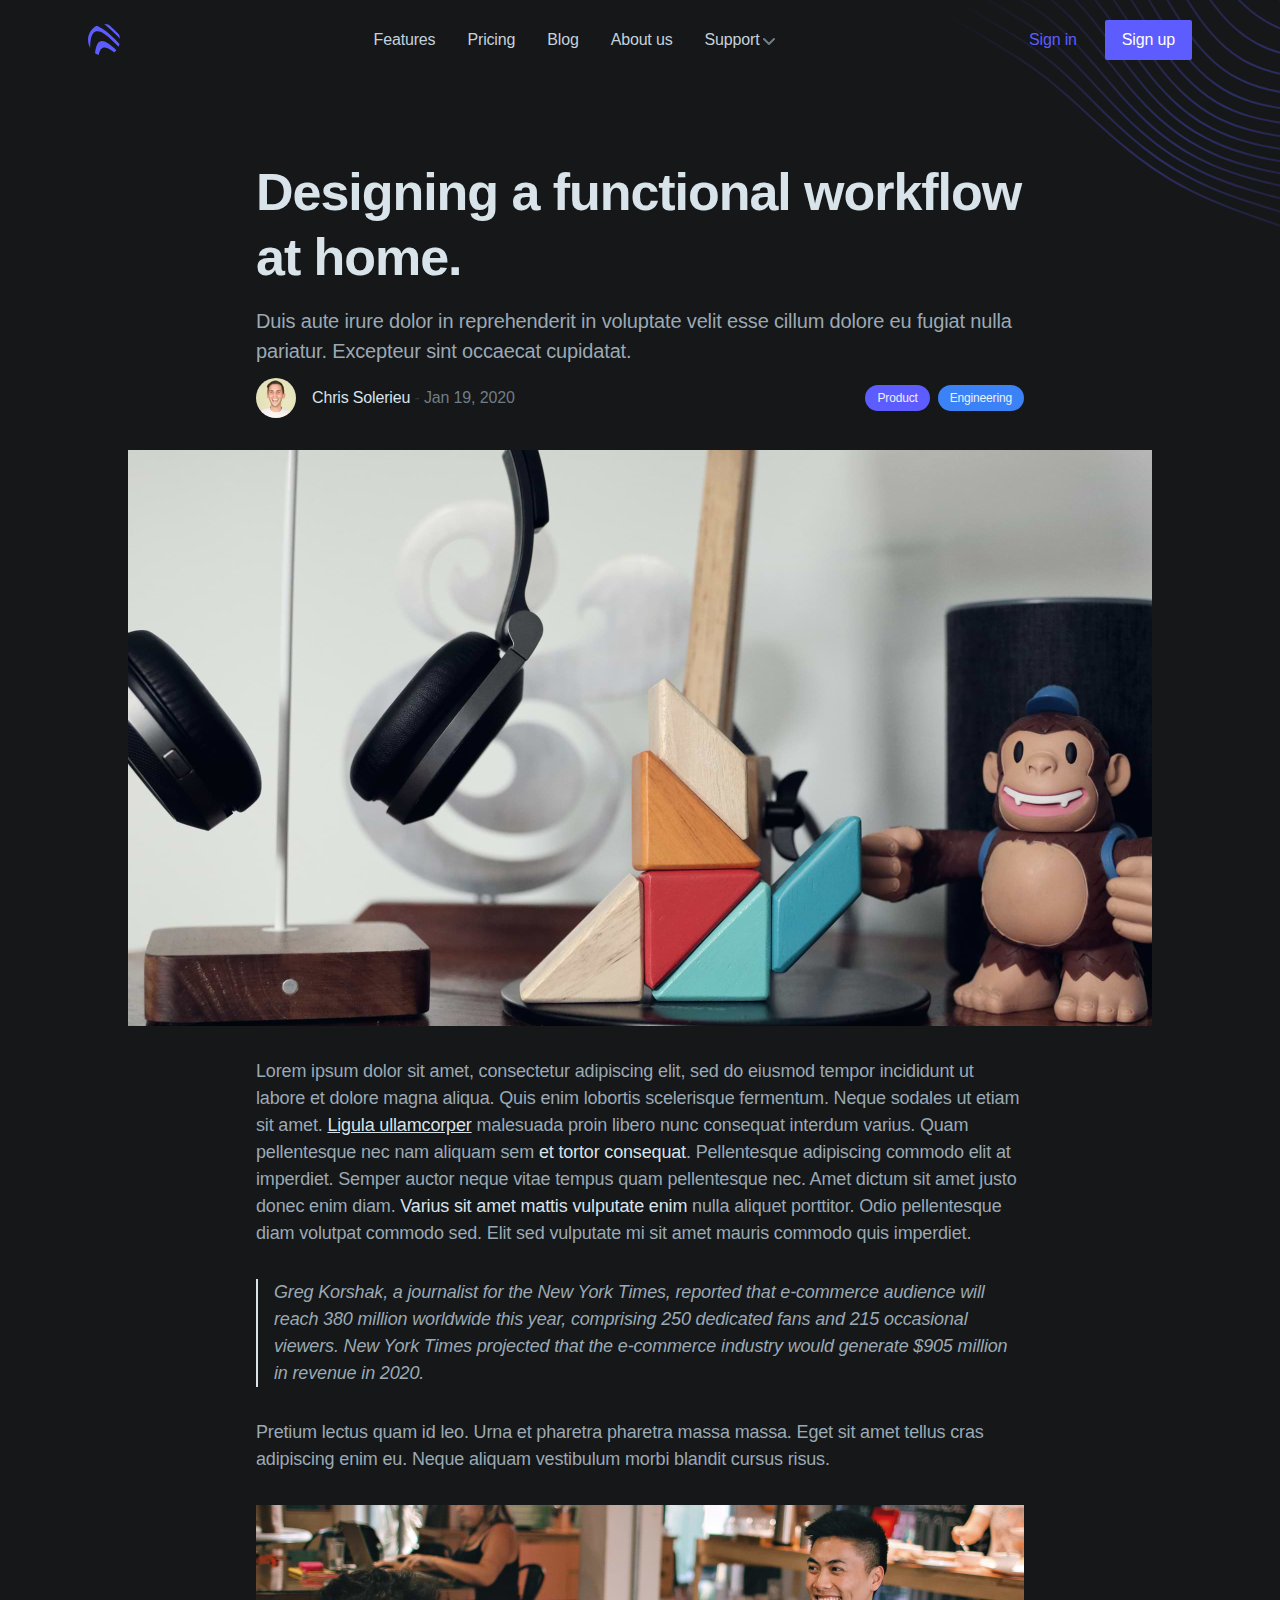
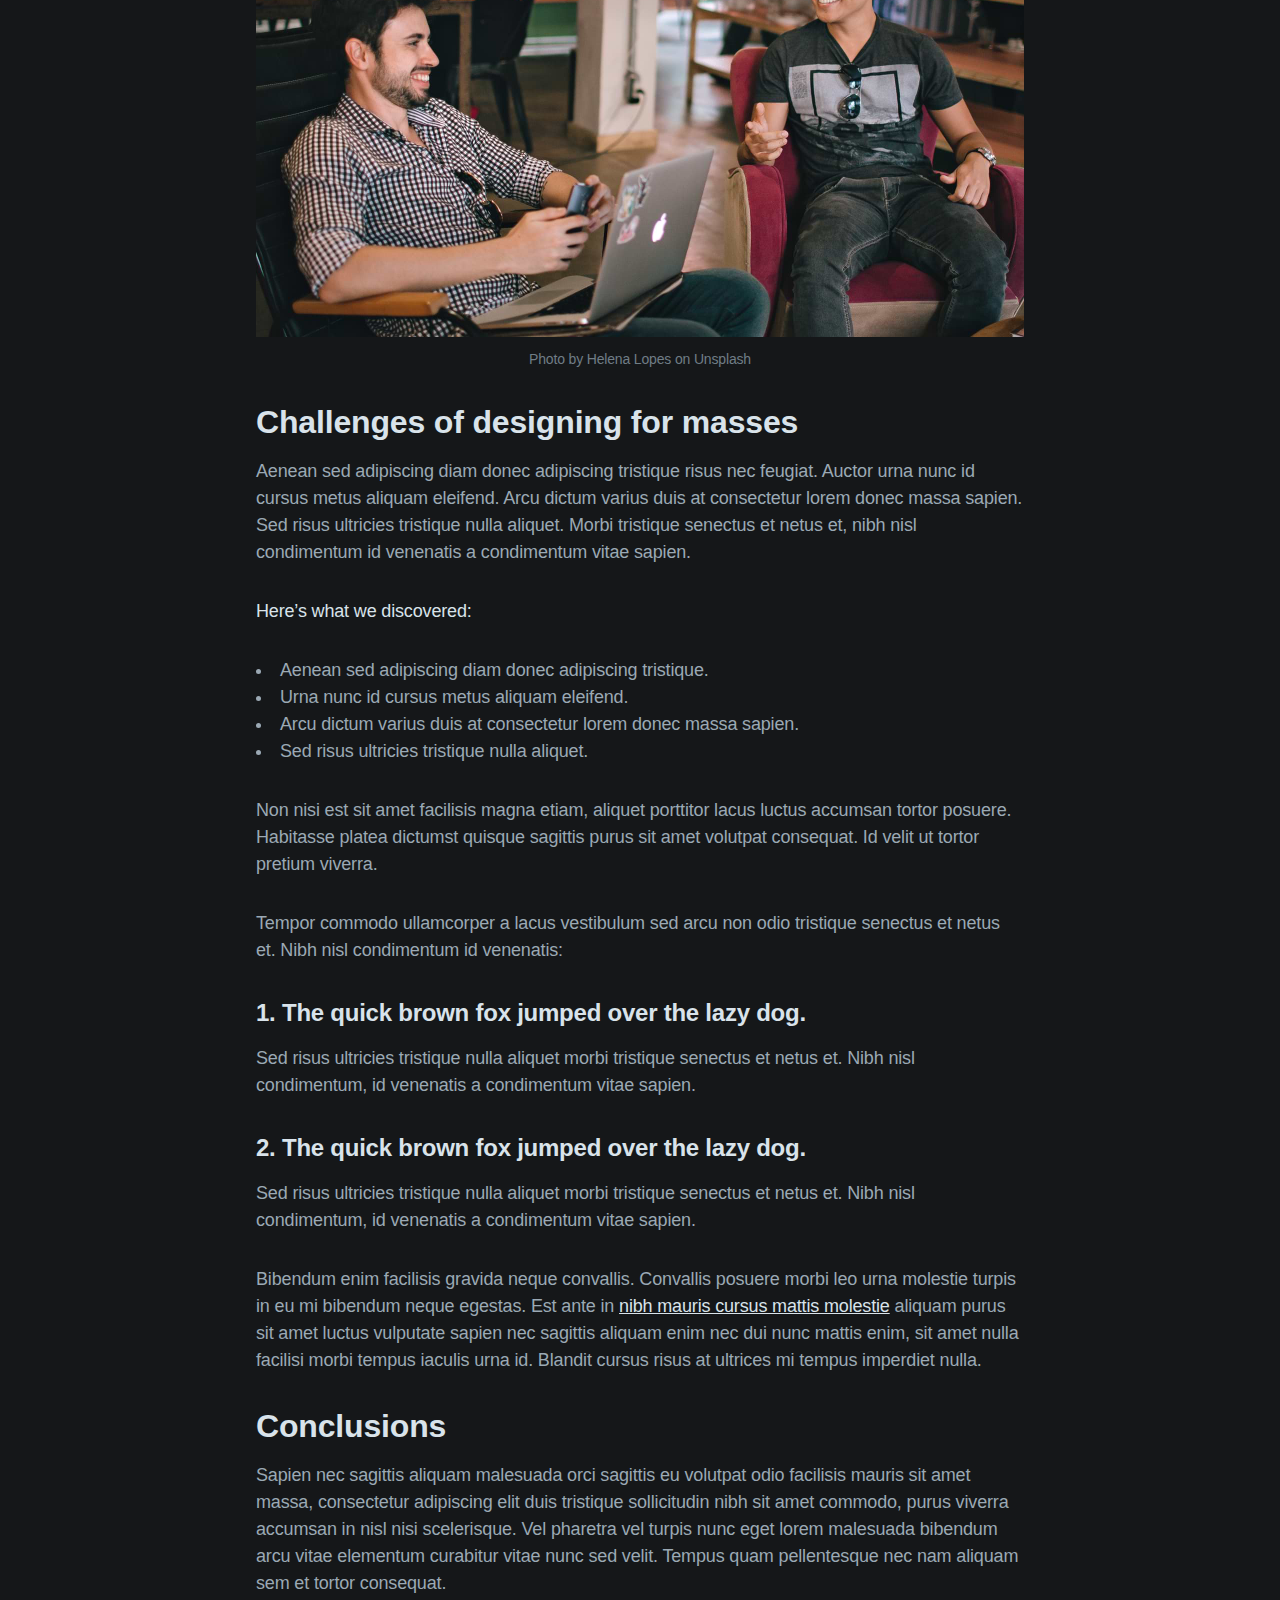
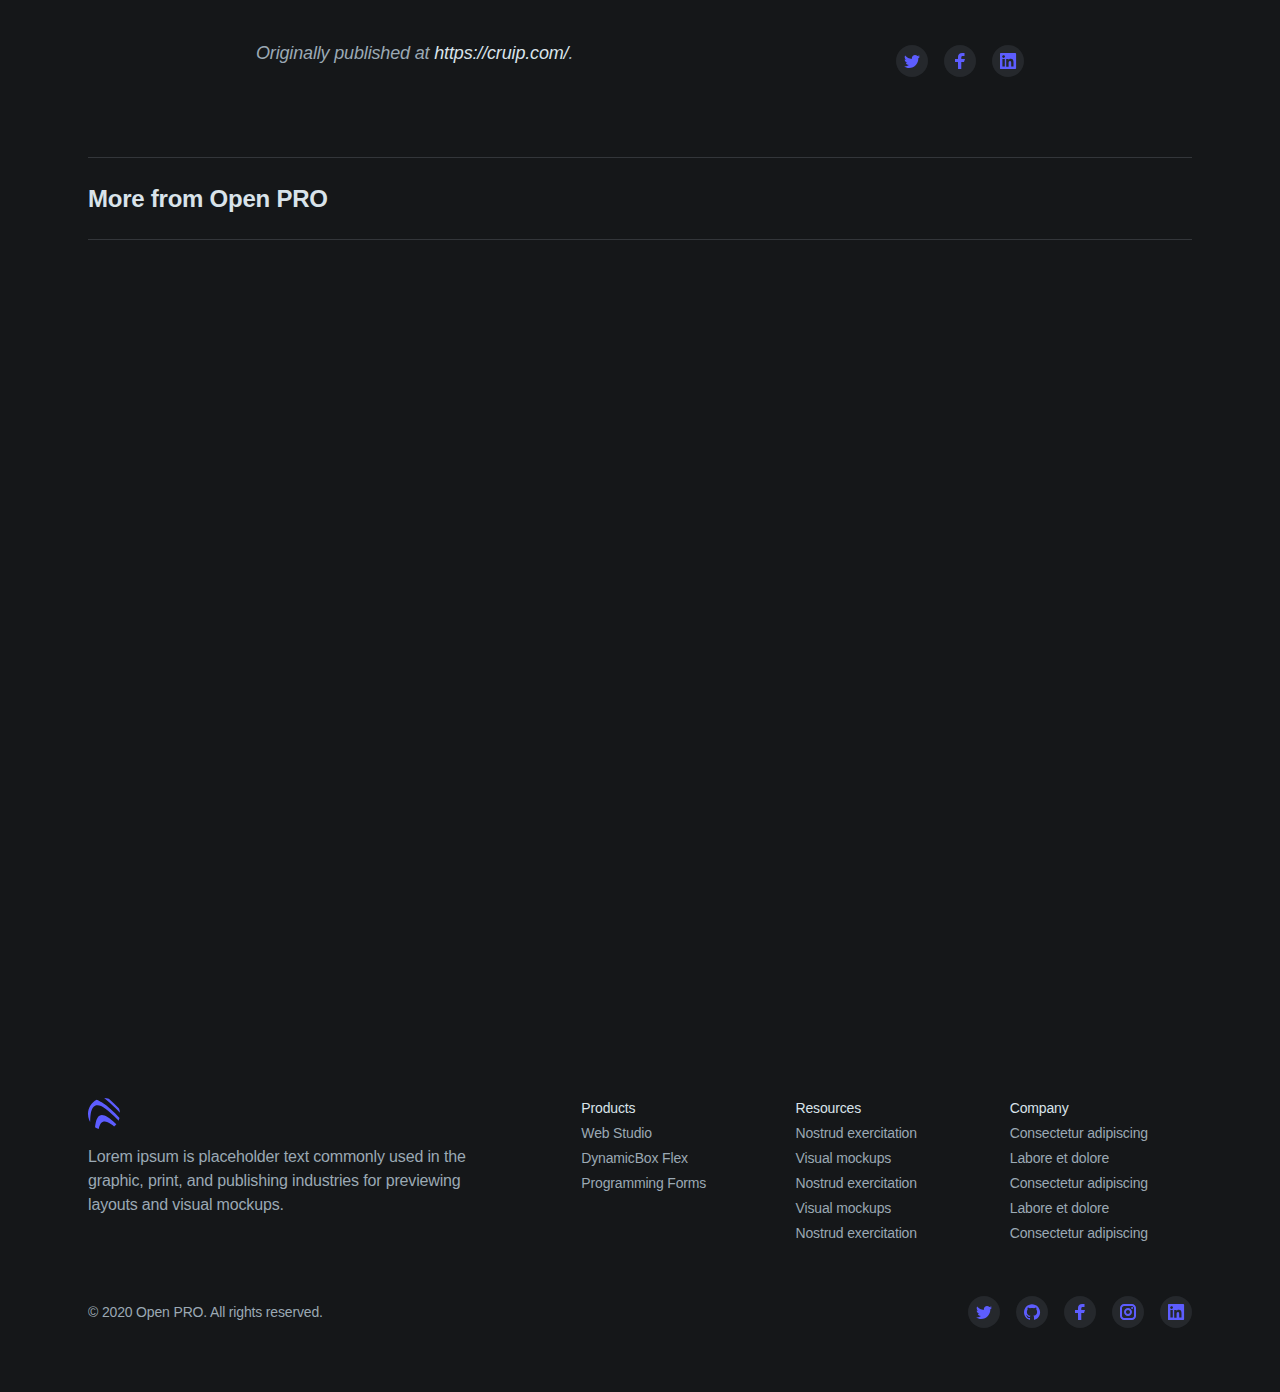
<file: blog-post.html>
<!DOCTYPE html><html lang="en">
<!-- Mirrored from preview.cruip.com/open-pro/blog-post.html by HTTrack Website Copier/3.x [XR&CO'2014], Sun, 18 Jul 2021 18:27:06 GMT -->
<head><meta charset="utf-8"><title>Blog Post - Open PRO Demo</title><meta name="viewport" content="width=device-width,initial-scale=1"><link rel="shortcut icon" href="images/favicons/favicon.ico"><link rel="icon" type="image/png" sizes="16x16" href="images/favicons/favicon-16x16.png"><link rel="icon" type="image/png" sizes="32x32" href="images/favicons/favicon-32x32.png"><link rel="icon" type="image/png" sizes="48x48" href="images/favicons/favicon-48x48.png"><link rel="manifest" href="images/favicons/manifest.json"><meta name="mobile-web-app-capable" content="yes"><meta name="theme-color" content="#fff"><meta name="application-name" content="open-pro-html"><link rel="apple-touch-icon" sizes="57x57" href="images/favicons/apple-touch-icon-57x57.png"><link rel="apple-touch-icon" sizes="60x60" href="images/favicons/apple-touch-icon-60x60.png"><link rel="apple-touch-icon" sizes="72x72" href="images/favicons/apple-touch-icon-72x72.png"><link rel="apple-touch-icon" sizes="76x76" href="images/favicons/apple-touch-icon-76x76.png"><link rel="apple-touch-icon" sizes="114x114" href="images/favicons/apple-touch-icon-114x114.png"><link rel="apple-touch-icon" sizes="120x120" href="images/favicons/apple-touch-icon-120x120.png"><link rel="apple-touch-icon" sizes="144x144" href="images/favicons/apple-touch-icon-144x144.png"><link rel="apple-touch-icon" sizes="152x152" href="images/favicons/apple-touch-icon-152x152.png"><link rel="apple-touch-icon" sizes="167x167" href="images/favicons/apple-touch-icon-167x167.png"><link rel="apple-touch-icon" sizes="180x180" href="images/favicons/apple-touch-icon-180x180.png"><link rel="apple-touch-icon" sizes="1024x1024" href="images/favicons/apple-touch-icon-1024x1024.png"><meta name="apple-mobile-web-app-capable" content="yes"><meta name="apple-mobile-web-app-status-bar-style" content="black-translucent"><meta name="apple-mobile-web-app-title" content="open-pro-html"><link href="style.1da29ca7cebf653459d9.css" rel="stylesheet"></head><body class="rf fj j ft fz"><div class="ng nx ob ut"><header class="av la ll"><div class="og iw up ho"><div class="ng nq rr rj"><div class="ro sc"><a class="nv" href="index-2.html" aria-label="Cruip"><svg class="li rx a_ text-purple-600" viewBox="0 0 32 32" xmlns="http://www.w3.org/2000/svg"><path d="M31.952 14.751a260.51 260.51 0 00-4.359-4.407C23.932 6.734 20.16 3.182 16.171 0c1.634.017 3.21.28 4.692.751 3.487 3.114 6.846 6.398 10.163 9.737.493 1.346.811 2.776.926 4.262zm-1.388 7.883c-2.496-2.597-5.051-5.12-7.737-7.471-3.706-3.246-10.693-9.81-15.736-7.418-4.552 2.158-4.717 10.543-4.96 16.238A15.926 15.926 0 010 16C0 9.799 3.528 4.421 8.686 1.766c1.82.593 3.593 1.675 5.038 2.587 6.569 4.14 12.29 9.71 17.792 15.57-.237.94-.557 1.846-.952 2.711zm-4.505 5.81a56.161 56.161 0 00-1.007-.823c-2.574-2.054-6.087-4.805-9.394-4.044-3.022.695-4.264 4.267-4.97 7.52a15.945 15.945 0 01-3.665-1.85c.366-3.242.89-6.675 2.405-9.364 2.315-4.107 6.287-3.072 9.613-1.132 3.36 1.96 6.417 4.572 9.313 7.417a16.097 16.097 0 01-2.295 2.275z"></path></svg></a></div><nav class="nw hm h_"><ul class="ng rs rt nk nq"><li><a class="fn fm up ua ng nq cu cp cc" href="features.html">Features</a></li><li><a class="fn fm up ua ng nq cu cp cc" href="pricing.html">Pricing</a></li><li><a class="fn fm up ua ng nq cu cp cc" href="blog.html">Blog</a></li><li><a class="fn fm up ua ng nq cu cp cc" href="about.html">About us</a></li><li class="am" x-data="{ open: false }" @mouseenter="open = true" @mouseleave="open = false"><a class="fn fm up ua ng nq cu cp cc" href="#0" aria-haspopup="true" :aria-expanded="open" @focus="open = true" @focusout="open = false" @click.prevent="">Support <svg class="lt rg a_ fi nd st ro" viewBox="0 0 12 12" xmlns="http://www.w3.org/2000/svg"><path d="M10.28 4.305L5.989 8.598 1.695 4.305A1 1 0 00.28 5.72l5 5a1 1 0 001.414 0l5-5a1 1 0 10-1.414-1.414z"></path></svg></a><ul class="lb av ak ab lu _ ua sp nn" x-show="open" x-transition:enter="cu cl cd ly" x-transition:enter-start="ok cn" x-transition:enter-end="oj lz" x-transition:leave="cu cl cd" x-transition:leave-start="oj" x-transition:leave-end="ok" x-cloak=""><li><a class="rc in fr fg ng ua up iu" href="contact.html" @focus="open = true" @focusout="open = false">Contact us</a></li><li><a class="rc in fr fg ng ua up iu" href="help.html" @focus="open = true" @focusout="open = false">Help center</a></li><li><a class="rc in fr fg ng ua up iu" href="404.html" @focus="open = true" @focusout="open = false">404</a></li></ul></li></ul><ul class="ng rs rt nk nq"><li><a class="rc text-purple-600 fm up ul ng nq cu cp cc" href="signin.html">Sign in</a></li><li><a class="r az tr th sf" href="signup.html">Sign up</a></li></ul></nav><div class="hy" x-data="{ expanded: false }"><button class="l" :class="{ 'active': expanded }" @click.stop="expanded = !expanded" aria-controls="mobile-nav" :aria-expanded="expanded"><span class="g">Menu</span> <svg class="lr rw a_ fn fm cu cp cc" viewBox="0 0 24 24" xmlns="http://www.w3.org/2000/svg"><rect y="4" width="24" height="2" rx="1"></rect><rect y="11" width="24" height="2" rx="1"></rect><rect y="18" width="24" height="2" rx="1"></rect></svg></button><nav id="mobile-nav" class="av ak lf ax la up ho ut co cv cc" x-ref="mobileNav" :style="expanded ? 'max-height: ' + $refs.mobileNav.scrollHeight + 'px; opacity: 1' : 'max-height: 0; opacity: .8'" @click.away="expanded = false" @keydown.escape.window="expanded = false" x-cloak=""><ul class="_ up ua"><li><a class="ng fn fm ua" href="features.html">Features</a></li><li><a class="ng fn fm ua" href="pricing.html">Pricing</a></li><li><a class="ng fn fm ua" href="blog.html">Blog</a></li><li><a class="ng fn fm ua" href="about.html">About us</a></li><li class="ua iv nf nc tx"><span class="ng fn ua">Support</span><ul class="uj"><li><a class="in ng rc fr fm ua" href="contact.html">Contact us</a></li><li><a class="in ng rc fr fm ua" href="help.html">Help center</a></li><li><a class="in ng rc fr fm ua" href="404.html">404</a></li></ul></li><li><a class="ng rc la text-purple-600 fm ua rn" href="signin.html">Sign in</a></li><li><a class="rc la ny nq rn nu tg up ua iv nn az tr th cu cp cc" href="signup.html">Sign up</a></li></ul></nav></div></div></div></header><main class="rs"><div class="am og iw rd ap" aria-hidden="true"><svg class="av ay ab ly lj os" width="722" height="320" fill="none" xmlns="http://www.w3.org/2000/svg"><defs><linearGradient id="illustration-01" x1="-4.14" y1="43.12" x2="303.145" y2="391.913" gradientUnits="userSpaceOnUse"><stop stop-color="#5D5DFF" stop-opacity=".01"></stop><stop offset=".538" stop-color="#5D5DFF" stop-opacity=".32"></stop><stop offset="1" stop-color="#5D5DFF" stop-opacity=".01"></stop></linearGradient></defs><path d="M292.512 0h-2.485c4.1 5.637 8.143 10.76 12.185 15.446 9.096 10.552 19.043 19.174 29.583 25.644l1.077.653c10.95 6.545 23.653 11.451 37.755 14.581 10.83 2.404 22.918 4.156 36.801 5.33 1.983.167 4.003.323 6.061.467l8.683.586 13.802.908c7.255.481 14.609.992 21.813 1.59 15.862 1.32 29.664 3.387 42.19 6.323 12.94 3.037 25.656 7.543 37.793 13.392 10.864 5.262 21.212 11.088 33.257 18.156l4.89 2.881 8.261 4.882 8.936 5.294c4.433 2.63 8.802 5.225 13.05 7.75l111.75 66.854-.302 17.311-119.133-71.27-8.026-4.755c-5.739-3.402-11.479-6.804-17.226-10.201l-8.627-5.093-2.22-1.304c-9.734-5.702-20.902-12.052-32.624-17.476-12.24-5.606-25.329-9.783-38.902-12.416-12.707-2.466-26.845-4.136-43.222-5.103-5.134-.304-10.349-.577-15.499-.837l-12.699-.634c-5.501-.278-11.071-.572-16.549-.903-16.278-.983-30.242-2.79-42.691-5.52-13.922-3.054-26.434-7.865-37.189-14.297l-.216-.13c-10.674-6.415-20.743-15.096-29.926-25.804-7.789-9.08-15.45-19.67-23.372-32.305h-2.375c8.231 13.22 16.162 24.228 24.215 33.613 9.087 10.589 19.033 19.232 29.585 25.71l1.05.638c10.95 6.546 23.663 11.436 37.786 14.533 12.543 2.753 26.61 4.574 43 5.565 6.569.396 13.266.739 19.819 1.066l9.412.47c5.157.26 10.38.533 15.519.837 16.294.964 30.346 2.622 42.959 5.07 13.438 2.609 26.375 6.737 38.446 12.27 11.344 5.25 22.063 11.267 34.668 18.686 11.234 6.623 22.437 13.273 33.62 19.911l.134.079L717.605 210.4l-.118 6.611-9.378 5.2-118.373-70.814-5.613-3.333c-6.164-3.66-12.333-7.322-18.511-10.98l-9.728-5.749c-10.269-6.053-22.289-12.98-34.985-18.587-12.052-5.285-25.318-9.17-39.43-11.549-12.67-2.137-26.94-3.58-43.621-4.412a2849 2849 0 00-9.384-.446l-12.33-.569c-7.68-.36-15.464-.752-23.091-1.24-16.073-1.029-29.986-2.919-42.533-5.775-13.463-3.07-25.643-7.76-36.221-13.946l-1.1-.652c-10.681-6.42-20.782-15.045-30.025-25.638-8.423-9.651-16.628-20.952-25.086-34.547-2.86-4.598-5.712-9.285-8.535-13.974h-2.353c3.03 5.04 6.097 10.089 9.174 15.034 8.522 13.69 16.789 25.075 25.276 34.805 9.117 10.456 19.078 19.029 29.623 25.503l1.107.67c10.957 6.551 23.633 11.496 37.678 14.698 12.632 2.88 26.648 4.784 42.85 5.822 7.628.488 15.41.88 23.084 1.24l8.893.411c4.29.197 8.577.395 12.857.607l2.743.143c15.419.84 28.74 2.232 40.645 4.241 13.952 2.352 27.06 6.192 38.957 11.41 11.732 5.179 22.905 11.511 32.637 17.221l2.138 1.258a8484.147 8484.147 0 0118.821 11.139l15.013 8.911 117.373 70.217-15.197 8.425-109.893-65.739a12699.359 12699.359 0 00-33.842-20.079l-2.513-1.48c-10.108-5.938-20.911-12.023-32.56-16.979-11.955-5.048-25.326-8.759-39.741-11.026-12.693-1.997-26.58-3.346-43.705-4.248l-14.663-.763c-9.945-.525-20.054-1.099-29.906-1.866-15.822-1.231-29.613-3.321-42.162-6.387-13.681-3.341-26.103-8.316-36.925-14.783l-.238-.142c-10.726-6.447-20.889-14.965-30.212-25.321-8.603-9.56-16.927-20.658-25.447-33.931-6.08-9.475-12.083-19.349-17.921-29.011h-2.336c1.509 2.496 3.032 5.009 4.56 7.525 2.933 4.83 5.897 9.678 8.894 14.474.465.745.933 1.48 1.401 2.217.278.438.556.875.833 1.315l1.922 3.046.968 1.52c8.573 13.361 16.963 24.544 25.646 34.19 9.188 10.206 19.186 18.655 29.736 25.131l1.174.712c10.991 6.569 23.6 11.619 37.474 15.009 12.661 3.092 26.556 5.198 42.483 6.437 9.865.768 19.977 1.343 29.925 1.868l14.695.766c17.014.891 30.836 2.234 43.498 4.225 14.254 2.242 27.468 5.907 39.272 10.892 12.491 5.314 24.059 11.973 34.838 18.339 11.306 6.68 22.581 13.381 33.836 20.076l108.895 65.144-15.191 8.432-135.199-80.881-3.428-1.983c-9.651-5.569-20.371-11.579-31.743-16.306-11.852-4.927-25.245-8.594-39.809-10.901l-1.755-.272c-11.757-1.794-24.735-3.133-40.57-4.187l-9.563-.627c-11.892-.788-24.004-1.646-35.753-2.81-15.522-1.538-29.148-3.901-41.66-7.223-13.481-3.58-25.829-8.692-36.702-15.191l-.258-.155c-10.768-6.471-21.01-14.855-30.446-24.92-8.819-9.41-17.308-20.236-25.953-33.101-6.81-10.136-13.402-20.596-19.809-30.87l-3.821-6.139A784.13 784.13 0 00213.574 0h-2.377a797.304 797.304 0 014.292 6.818l3.839 6.166c6.435 10.32 13.049 20.813 19.831 30.9 8.707 12.96 17.262 23.87 26.152 33.353 9.273 9.894 19.32 18.185 29.882 24.665l1.256.761c11.03 6.594 23.55 11.777 37.214 15.406 12.614 3.351 26.344 5.732 41.976 7.281 12.999 1.288 26.422 2.201 39.508 3.059l4.682.305 3.533.238c15.49 1.079 28.215 2.449 39.802 4.28 14.392 2.276 27.633 5.899 39.354 10.771 12.615 5.243 24.474 12.113 34.925 18.167l.004.002 134.169 80.265-15.194 8.418-126.705-75.799-3.424-1.993c-9.642-5.598-20.351-11.637-31.706-16.377-11.784-4.92-25.128-8.664-39.66-11.129l-1.632-.273c-11.217-1.848-23.778-3.36-39.208-4.72l-2.278-.198c-5.128-.438-10.212-.88-15.25-1.341l-2.682-.248c-2.236-.209-4.461-.424-6.679-.644a922.679 922.679 0 01-9.956-1.044 621.162 621.162 0 01-4.88-.56l-4.086-.492c-15.234-1.908-28.673-4.582-41.088-8.177-13.282-3.846-25.55-9.105-36.465-15.627-10.916-6.535-21.343-14.825-30.979-24.662-9.015-9.203-17.69-19.72-26.52-32.151a645.536 645.536 0 01-3.61-5.142c-5.904-8.495-11.711-17.27-17.283-25.798l-4.663-7.147c-4.16-6.357-8.022-12.084-11.691-17.333h-2.443c4.089 5.816 8.415 12.229 13.13 19.453l3.563 5.466c5.831 8.932 11.941 18.178 18.228 27.198 1.046 1.5 2.093 2.99 3.144 4.468 8.888 12.517 17.629 23.112 26.722 32.393 9.373 9.567 19.481 17.695 30.065 24.181l1.317.797c11.061 6.612 23.487 11.938 36.933 15.832 12.515 3.624 26.057 6.32 41.397 8.24l1.647.192a658.952 658.952 0 0011.469 1.303c1.956.208 3.919.409 5.89.604l3.27.32 4.723.446 1.443.133c3.766.343 7.545.681 11.352 1.012l6.086.526c16.116 1.42 29.094 3.007 40.683 4.973 14.384 2.439 27.58 6.14 39.227 11.002 12.623 5.268 24.453 12.169 34.883 18.253l.003.002 125.701 75.197-15.191 8.422-118.241-70.735-4.584-2.679c-9.331-5.431-19.619-11.216-30.431-15.858-11.836-5.081-24.695-8.904-39.315-11.688l-1.55-.292c-11.408-2.121-23.837-3.9-39.899-5.712l-5.712-.642c-11.977-1.355-25.348-2.954-38.236-4.945-14.942-2.308-28.187-5.309-40.496-9.175-13.07-4.103-25.259-9.506-36.226-16.063l-.274-.164-1.352-.84-.226-.139c-.759-.466-1.517-.932-2.272-1.416-7.736-4.973-15.239-10.75-22.381-17.235a45.03 45.03 0 00-.466-.418 45.818 45.818 0 01-.619-.558l-.245-.232a184.96 184.96 0 01-3.418-3.247c-9.21-8.984-18.082-19.176-27.125-31.162l-1.507-2.007c-7.269-9.72-14.35-19.8-22.529-31.663l-2.095-3.036C191.451 18.119 184.439 8.547 177.667 0h-2.657l.351.44c6.939 8.712 14.099 18.463 22.92 31.212l4.604 6.67c7.71 11.14 14.515 20.748 21.574 30.104 9.105 12.066 18.043 22.332 27.324 31.388a182.785 182.785 0 006.033 5.607c.197.175.393.352.589.53.294.266.588.532.886.791l.924.784c6.103 5.256 12.444 10.01 18.967 14.195a154.57 154.57 0 002.946 1.835l.107.065 1.171.728c11.104 6.637 23.436 12.104 36.656 16.252 12.403 3.897 25.745 6.921 40.788 9.244 11.799 1.824 23.991 3.318 35.153 4.597l9.965 1.126c16.237 1.849 28.714 3.668 40.21 5.857 14.466 2.752 27.19 6.533 38.9 11.561 12.537 5.383 24.361 12.314 34.787 18.427l117.21 70.118-15.191 8.421L512.24 204.3l-3.584-2.109c-10.661-6.26-20.553-11.929-31.029-17.158a246.546 246.546 0 00-39.045-12.038l-1.519-.33c-10.674-2.296-22.3-4.33-37.111-6.49l-8.817-1.268c-11.414-1.652-24.095-3.579-36.516-5.887-14.656-2.725-27.709-6.054-39.904-10.176-12.886-4.357-24.999-9.899-36.003-16.476l-.252-.152c-.387-.233-.773-.475-1.159-.716l-.612-.381-1.432-.881a77.05 77.05 0 01-.713-.449 185.943 185.943 0 01-17.595-12.766l-2.244-1.846a43.697 43.697 0 01-.657-.567c-.152-.133-.304-.266-.458-.398a196.7 196.7 0 01-6.393-5.701c-9.373-8.753-18.441-18.622-27.72-30.171-8.247-10.263-16.376-21.13-23.997-31.474l-1.625-2.207c-10.181-13.846-18.17-24.081-25.906-33.187A247.583 247.583 0 00157.567 0h-2.792c4.039 4.13 7.93 8.395 11.652 12.773l1.479 1.75c6.919 8.238 14.145 17.51 23.055 29.582l1.284 1.744c8.079 10.986 16.779 22.68 25.673 33.749 9.322 11.602 18.452 21.539 27.917 30.379 9.896 9.246 20.49 17.285 31.493 23.898l.36.215c11.126 6.65 23.368 12.253 36.39 16.654 12.285 4.153 25.427 7.505 40.177 10.246 12.72 2.362 25.519 4.317 40.669 6.488l1.523.217c17.103 2.446 29.966 4.684 41.708 7.257a244.644 244.644 0 0138.692 11.929c11.568 5.779 22.862 12.355 34.371 19.142l108.742 65.054-15.19 8.421-101.26-60.575-3.468-2.05a1552.578 1552.578 0 00-6.779-3.978l-2.69-1.566-1.575-.908-2.67-1.532c-5.735-3.273-11.4-6.398-17.219-9.413l-.066-.032c-12.547-5.416-25.459-9.837-38.379-13.139l-2.233-.563c-10.238-2.551-21.443-4.901-35.655-7.477l-9.452-1.694c-1.537-.277-3.051-.552-4.545-.825l-3.732-.687-2.514-.469-3.59-.676-1.796-.344-3.274-.636-1.95-.384-3.295-.658-1.788-.366-3.524-.728c-.949-.199-1.894-.405-2.84-.608l-.591-.126c-.539-.115-1.078-.229-1.615-.347-14.382-3.144-27.244-6.797-39.322-11.163a218.82 218.82 0 01-9.406-3.645c-9.169-3.803-17.92-8.182-26.125-13.066l-.279-.162c-9.917-5.981-19.604-12.98-28.777-20.894l-1.144-.994-.654-.57c-.389-.338-.778-.676-1.163-1.02-9.55-8.551-18.812-18.102-28.316-29.201-8.47-9.886-16.85-20.337-24.714-30.283l-3.029-3.833c-9.828-12.4-17.695-21.758-25.346-30.158-7.939-8.71-16.62-17.003-25.89-24.728h-3.138c9.865 8.07 19.126 16.835 27.547 26.073l1.013 1.116c7.109 7.86 14.507 16.678 23.615 28.146l5.354 6.767c7.38 9.31 15.181 18.996 23.065 28.2 9.568 11.168 18.891 20.782 28.501 29.389.324.29.652.575.98.86l.6.522.579.51c.552.486 1.104.973 1.662 1.45l.286.24c8.422 7.173 17.248 13.598 26.321 19.144l1.441.872.463.272c8.276 4.93 17.114 9.352 26.381 13.194a220.411 220.411 0 009.496 3.683c12.134 4.391 25.079 8.065 39.575 11.235l1.099.236 3.958.844 1.705.353c1.208.251 2.418.502 3.637.749l3.247.648 2.677.527 3.178.614 3.25.617 2.998.563 4.977.917 5.067.919 8.782 1.575c15.209 2.756 26.956 5.251 37.752 8.01 12.776 3.264 25.577 7.645 38.047 13.024l1.904 1 .789.414c.531.278 1.063.557 1.591.839l1.105.598c1.069.574 2.137 1.148 3.2 1.73l1.089.604.006.003c1.053.581 2.107 1.162 3.159 1.751l1.608.91c.877.493 1.753.986 2.628 1.485l3.042 1.748 2.079 1.202c4.012 2.329 8.022 4.698 12.057 7.091l100.266 59.981-15.19 8.422-92.779-55.501c-10.863-6.503-22.453-13.383-34.263-19.76-11.843-5.511-24.426-10.458-37.446-14.719-12.293-3.312-25.504-6.48-40.387-9.682l-4.924-1.062c-11.569-2.504-23.679-5.197-35.642-8.211-14.103-3.551-26.783-7.514-38.762-12.117-12.569-4.829-24.546-10.625-35.596-17.23-11.007-6.555-21.797-14.378-31.99-23.144-9.691-8.335-19.142-17.58-28.897-28.263-8.313-9.103-16.341-18.416-23.934-27.33l-5.251-6.169c-9.047-10.589-17.348-19.903-25.346-28.435-9.762-9.395-19.915-18.108-30.223-25.931-5.842-3.907-11.708-7.64-17.952-11.493h-3.842c7.293 4.462 13.996 8.696 20.624 13.13 10.231 7.766 20.324 16.427 29.962 25.706l1.775 1.9c7.715 8.294 15.754 17.361 24.482 27.613l5.88 6.91c7.932 9.29 15.017 17.432 22.341 25.455 9.833 10.764 19.341 20.065 29.07 28.432a240.266 240.266 0 0015.696 12.406c.753.545 1.51 1.077 2.268 1.61l.378.266 1.303.923c.887.614 1.779 1.213 2.671 1.811l.142.095 1.279.865.93.603.931.6.407.263c.673.437 1.347.873 2.024 1.299l.436.268c1.113.698 2.228 1.391 3.349 2.065l.453.271c11.169 6.669 23.249 12.517 35.904 17.38 12.032 4.626 24.787 8.613 38.991 12.187 12.789 3.22 26.028 6.14 37.738 8.667l2.894.624c14.849 3.194 28.027 6.353 40.236 9.643 12.907 4.223 25.405 9.136 37.149 14.602 11.083 5.989 21.888 12.372 32.07 18.466l93.812 56.122-15.191 8.421-84.3-50.429c-10.283-6.155-20.389-12.172-30.664-17.976l-3.474-1.95c-11.758-5.82-24.11-11.14-36.755-15.829-11.699-3.754-24.048-7.317-37.696-10.878l-8.257-2.141c-10.959-2.847-22.15-5.798-33.191-8.973-13.907-3.999-26.402-8.276-38.201-13.075-11.934-4.857-23.372-10.492-34.022-16.762l-1.878-1.116c-10.885-6.542-21.554-14.117-31.716-22.519-9.807-8.105-19.447-17.042-29.472-27.323l-1.878-1.931c-7.8-8.046-15.334-16.143-24.014-25.537l-2.106-2.28c-9.989-10.819-19.25-20.356-28.345-29.185-9.967-8.87-20.342-17.2-30.88-24.79-10.291-6.67-20.91-13.102-31.01-19.154L71.17 0h-3.91l12.012 7.186c10.623 6.356 21.932 13.164 33.066 20.378 10.437 7.52 20.76 15.807 30.647 24.604 9.031 8.771 18.267 18.282 28.237 29.077l4.565 4.94c7.373 7.969 15.399 16.577 23.471 24.848 10.079 10.334 19.771 19.32 29.627 27.469 10.238 8.463 20.983 16.092 31.947 22.682l.512.307c11.127 6.651 23.132 12.612 35.68 17.72 11.863 4.828 24.424 9.129 38.401 13.143 13.393 3.846 27.415 7.479 39.784 10.683l3.168.827c13.095 3.443 24.943 6.873 36.091 10.45 12.542 4.652 24.829 9.943 36.478 15.707 11.436 6.383 22.627 13.042 34.038 19.872l83.312 49.837-15.188 8.419-83.375-49.87c-8.949-5.339-17.01-10.109-25.31-14.885l-1.167-.669a445.552 445.552 0 00-36.095-16.888c-12.157-4.498-25.091-8.851-38.44-12.94l-12.683-3.877c-3.222-.987-6.465-1.985-9.711-2.992a1326.146 1326.146 0 01-16.497-5.223c-13.752-4.464-26.065-9.053-37.641-14.029-12.329-5.297-24.177-11.33-35.222-17.93-11.016-6.575-21.952-14.167-32.423-22.488l-.885-.709-.885-.715c-8.445-6.798-16.887-14.192-25.668-22.487l-1.74-1.647-.875-.833c-6.61-6.333-13.23-12.856-19.721-19.291l-9.127-9.06c-9.831-9.756-19.681-19.025-29.305-27.578a450.321 450.321 0 00-31.508-23.698l-1.346-.838c-9.307-5.829-18.72-11.514-28.315-17.26L37.99 0h-3.896l36.507 21.838c7.908 4.73 15.682 9.398 23.36 14.11l2.923 1.805 2.914 1.81c.417.26.836.52 1.254.778.894.554 1.789 1.109 2.679 1.668a448.243 448.243 0 0131.305 23.547c9.573 8.506 19.396 17.751 29.196 27.478l9.203 9.136c6.472 6.417 13.074 12.923 19.671 19.24l1.028.976 1.024.969c8.639 8.189 16.952 15.511 25.26 22.246l1.247 1.006.674.544c.32.258.639.517.959.771 10.037 7.981 20.471 15.299 31.122 21.728l1.526.914c11.118 6.645 23.049 12.719 35.457 18.052 11.634 5 24.004 9.611 37.814 14.094 2.744.89 5.505 1.773 8.274 2.649 1.479.467 2.962.927 4.443 1.389l1.234.387c.824.259 1.649.518 2.474.774 3.406 1.057 6.809 2.104 10.189 3.139l12.309 3.763c13.313 4.078 26.21 8.418 38.296 12.889a446.07 446.07 0 0135.864 16.78c9.992 5.735 19.775 11.549 30.386 17.895l78.389 46.892-15.194 8.425-77.43-46.317a3615.384 3615.384 0 00-23.849-14.143 535.697 535.697 0 00-35.491-17.853c-11.788-4.911-24.05-9.655-37.499-14.509l-13.016-4.542c-8.326-2.912-16.772-5.887-25.069-8.901-13.567-4.932-25.698-9.833-37.086-14.982-12.204-5.519-23.993-11.665-35.041-18.267a351.216 351.216 0 01-32.639-22.173c-9.931-7.588-19.948-15.916-30.627-25.458-8.047-7.191-16.135-14.595-24.017-21.83l-5.649-5.187c-10.488-9.436-20.367-17.939-30.228-26.016a533.817 533.817 0 00-32.08-22.7l-2.994-1.831C82.682 46.58 72.182 40.299 62.823 34.704L4.807 0H.912L72.92 43.08A2667.18 2667.18 0 0195.09 56.503a531.987 531.987 0 0131.911 22.578c9.808 8.036 19.665 16.519 30.123 25.928l2.765 2.54c8.788 8.069 17.874 16.411 26.914 24.489 10.716 9.576 20.773 17.935 30.744 25.556 9.896 7.563 20.119 14.569 30.425 20.849l2.402 1.451c11.113 6.641 22.97 12.822 35.243 18.372 11.435 5.17 23.613 10.091 37.228 15.04 8.306 3.017 16.758 5.995 25.089 8.908l13.009 4.54c13.408 4.839 25.642 9.572 37.368 14.457a533.965 533.965 0 0135.304 17.759l2.985 1.755a4160.789 4160.789 0 0122.852 13.576L535.843 320l17.217-9.546.008.005 19.242-10.667-.003-.002 17.213-9.543-.004-.002 17.241-9.558-.003-.002 17.212-9.543-.001-.001 15.193-8.424.015.009 19.243-10.669-.017-.011 15.2-8.423.012.007 19.242-10.679-.011-.007 15.214-8.434.015.009 11.395-6.319.158-8.949-.032-.019.302-17.325.02.012.384-21.951-.018-.01.304-17.347.017.011.383-21.951-.005-.003.302-17.333.004.002.382-21.95-.011-.007.344-19.635L602.072 0h-3.894L719.98 72.867l-.303 17.33-102.535-61.341-7.049-4.107-7.64-4.461c-4.239-2.476-8.479-4.953-12.725-7.424l-6.674-3.872-2.309-1.327A778.468 778.468 0 00567.066 0h-4.202c5.968 3.215 12.285 6.749 19.184 10.726a4181.24 4181.24 0 0113.15 7.649l7.533 4.4c4.465 2.608 8.928 5.216 13.385 7.806l103.532 61.937-.302 17.328-110.945-66.372-19.166-11.105a2476.893 2476.893 0 00-15.007-8.622c-12.604-7.122-24.165-13.031-35.347-18.067A373.292 373.292 0 00525.486 0h-5.465a376.339 376.339 0 0118.035 7.506c11.125 5.01 22.633 10.892 35.182 17.984A2660.44 2660.44 0 01590.989 35.7l12.877 7.464 3.517 2.034 111.918 66.953-.302 17.334-119.342-71.396-12.521-7.206c-7.176-4.127-14.49-8.302-21.782-12.332-12.421-6.827-24.185-12.421-35.962-17.105-1.516-.6-3.046-1.19-4.589-1.77-10.806-4.067-22.282-7.67-34.189-10.734-9.091-2.324-18.353-4.392-27.412-6.295-3.021-.635-6.02-1.253-8.982-1.854L450.3 0h-9.853c2.507.54 5.097 1.08 7.781 1.623l1.19.24c13.106 2.628 27.11 5.54 40.699 9.015a370.4 370.4 0 015.046 1.338c11.707 3.197 22.952 6.92 33.492 11.09 11.72 4.662 23.408 10.222 35.735 16.996 6.44 3.562 12.9 7.237 19.266 10.89l14.983 8.622 120.325 71.983-.302 17.335-93.969-56.217-10.422-6.176c-4.801-2.849-9.609-5.696-14.422-8.543-1.202-.711-2.402-1.423-3.602-2.135a2375.985 2375.985 0 00-5.41-3.203l-3.604-2.12c-9.694-5.69-20.038-11.642-30.765-17.346-12.322-6.525-24.316-11.757-36.67-15.989-12.4-4.23-25.9-7.693-40.126-10.298-13.015-2.383-26.346-4.282-39.321-6.094l-2.987-.417c-16.378-2.284-29.489-4.811-41.267-7.95C384.335 9.511 373.496 5.264 363.804 0h-4.102c10.613 6.161 22.673 11.065 35.873 14.583 11.859 3.16 25.047 5.7 41.505 7.996l5.978.835c12.006 1.685 24.268 3.47 36.248 5.662 14.127 2.587 27.533 6.027 39.839 10.223 12.25 4.2 24.15 9.388 36.378 15.866 12.032 6.395 23.592 13.114 34.293 19.42l9.022 5.336c4.807 2.844 9.613 5.69 14.41 8.537l9.203 5.462 96.153 57.517-.304 17.337-91.088-54.493-1.005-.6-10.289-6.156-.864-.513c-7.208-4.278-14.418-8.556-21.639-12.828l-11.341-6.697-3.644-2.139c-9.796-5.733-20.213-11.667-30.881-17.1-12.225-6.18-24.819-11.15-37.435-14.772-12.55-3.585-26.099-6.252-41.42-8.152-10.731-1.331-21.784-2.408-32.573-3.433l-10.945-1.038c-16.544-1.586-29.916-3.67-42.083-6.562-13.402-3.188-25.541-7.93-36.101-14.107l-1.089-.646C337.306 14.371 329.064 7.818 321.325 0h-2.798c7.986 8.28 16.517 15.224 25.435 20.699l1.109.672c10.943 6.546 23.582 11.549 37.567 14.87 12.256 2.912 25.714 5.011 42.354 6.606l14.532 1.381c9.629.922 19.412 1.904 28.931 3.085 15.215 1.886 28.665 4.534 41.116 8.09 12.489 3.584 24.966 8.509 37.081 14.633 10.619 5.409 21.008 11.325 30.779 17.044l3.696 2.17c10.23 6.033 20.434 12.084 30.622 18.128l106.529 63.712-.304 17.339-110.852-66.315c-4.859-2.885-9.723-5.77-14.591-8.654l-19.185-11.345-2.584-1.516c-11.514-6.739-21.542-12.354-32.112-17.48-12.288-5.92-25.144-10.475-38.208-13.537-12.624-2.959-26.519-5.042-42.481-6.368-7.233-.602-14.611-1.115-21.889-1.597l-13.793-.907-8.66-.584a425.314 425.314 0 01-6.015-.464c-13.793-1.166-25.794-2.905-36.536-5.29-13.526-3.002-25.737-7.657-36.307-13.84l-1.039-.616c-10.685-6.422-20.774-15.094-29.988-25.776-3.723-4.317-7.449-9.01-11.222-14.14z" fill="url(#illustration-01)"></path></svg></div><section class="am"><div class="og iw up ho"><div class="af ai de pz"><div class="om iw"><article><header class="sy"><div class="aq do"><h1 class="h1 sh" data-aos="fade-up">Designing a functional workflow at home.</h1><p class="ii fr" data-aos="fade-up" data-aos-delay="200">Duis aute irure dolor in reprehenderit in voluptate velit esse cillum dolore eu fugiat nulla pariatur. Excepteur sint occaecat cupidatat.</p></div><div class="hm hw hx so"><div class="ng nq rn" data-aos="fade-up" data-aos-delay="400"><a href="#0"><img class="nr ro sc" src="images/news-author-04.jpg" width="40" height="40" alt="Author 04"></a><div><a class="rc ft fv cu cp cc" href="#0">Chris Solerieu</a> <span class="fs">- </span><span class="fi">Jan 19, 2020</span></div></div><div class="ng rn sl pt" data-aos="fade-up" data-aos-delay="600"><ul class="ng nk it rc ih"><li class="il"><a class="ny aq fe uu uc nr tr th cu cp cc" href="#0">Product</a></li><li class="il"><a class="ny aq fe uu uc nr tt tl cu cp cc" href="#0">Engineering</a></li></ul></div></div></header><figure class="sy vh vc" data-aos="fade-up" data-aos-delay="600"><img class="la" src="images/news-single.jpg" width="1024" height="576" alt="News single"></figure><div class="ir fr"><p class="sy">Lorem ipsum dolor sit amet, consectetur adipiscing elit, sed do eiusmod tempor incididunt ut labore et dolore magna aliqua. Quis enim lobortis scelerisque fermentum. Neque sodales ut etiam sit amet. <a class="ft fk f_" href="#0">Ligula ullamcorper</a> malesuada proin libero nunc consequat interdum varius. Quam pellentesque nec nam aliquam sem <strong class="rc ft">et tortor consequat</strong>. Pellentesque adipiscing commodo elit at imperdiet. Semper auctor neque vitae tempus quam pellentesque nec. Amet dictum sit amet justo donec enim diam. <strong class="rc ft">Varius sit amet mattis vulputate enim</strong> nulla aliquet porttitor. Odio pellentesque diam volutpat commodo sed. Elit sed vulputate mi sit amet mauris commodo quis imperdiet.</p><blockquote class="fw uj na tb sy">Greg Korshak, a journalist for the New York Times, reported that e-commerce audience will reach 380 million worldwide this year, comprising 250 dedicated fans and 215 occasional viewers. New York Times projected that the e-commerce industry would generate $905 million in revenue in 2020.</blockquote><p class="sy">Pretium lectus quam id leo. Urna et pharetra pharetra massa massa. Eget sit amet tellus cras adipiscing enim eu. Neque aliquam vestibulum morbi blandit cursus risus.</p><figure class="sy"><img class="la" src="images/news-inner-image.jpg" width="768" height="432" alt="News inner"><figcaption class="in aq fi so">Photo by Helena Lopes on Unsplash</figcaption></figure><h3 class="h3 sh ft">Challenges of designing for masses</h3><p class="sy">Aenean sed adipiscing diam donec adipiscing tristique risus nec feugiat. Auctor urna nunc id cursus metus aliquam eleifend. Arcu dictum varius duis at consectetur lorem donec massa sapien. Sed risus ultricies tristique nulla aliquet. Morbi tristique senectus et netus et, nibh nisl condimentum id venenatis a condimentum vitae sapien.</p><h4 class="rc ft sy">Here’s what we discovered:</h4><ul class="if ia sy"><li>Aenean sed adipiscing diam donec adipiscing tristique.</li><li>Urna nunc id cursus metus aliquam eleifend.</li><li>Arcu dictum varius duis at consectetur lorem donec massa sapien.</li><li>Sed risus ultricies tristique nulla aliquet.</li></ul><p class="sy">Non nisi est sit amet facilisis magna etiam, aliquet porttitor lacus luctus accumsan tortor posuere. Habitasse platea dictumst quisque sagittis purus sit amet volutpat consequat. Id velit ut tortor pretium viverra.</p><p class="sy">Tempor commodo ullamcorper a lacus vestibulum sed arcu non odio tristique senectus et netus et. Nibh nisl condimentum id venenatis:</p><h4 class="h4 ft sh">1. The quick brown fox jumped over the lazy dog.</h4><p class="sy">Sed risus ultricies tristique nulla aliquet morbi tristique senectus et netus et. Nibh nisl condimentum, id venenatis a condimentum vitae sapien.</p><h4 class="h4 ft sh">2. The quick brown fox jumped over the lazy dog.</h4><p class="sy">Sed risus ultricies tristique nulla aliquet morbi tristique senectus et netus et. Nibh nisl condimentum, id venenatis a condimentum vitae sapien.</p><p class="sy">Bibendum enim facilisis gravida neque convallis. Convallis posuere morbi leo urna molestie turpis in eu mi bibendum neque egestas. Est ante in <a class="ft fk f_" href="#0">nibh mauris cursus mattis molestie</a> aliquam purus sit amet luctus vulputate sapien nec sagittis aliquam enim nec dui nunc mattis enim, sit amet nulla facilisi morbi tempus iaculis urna id. Blandit cursus risus at ultrices mi tempus imperdiet nulla.</p><h3 class="h3 sh ft">Conclusions</h3><p class="sy">Sapien nec sagittis aliquam malesuada orci sagittis eu volutpat odio facilisis mauris sit amet massa, consectetur adipiscing elit duis tristique sollicitudin nibh sit amet commodo, purus viverra accumsan in nisl nisi scelerisque. Vel pharetra vel turpis nunc eget lorem malesuada bibendum arcu vitae elementum curabitur vitae nunc sed velit. Tempus quam pellentesque nec nam aliquam sem et tortor consequat.</p></div><footer><div class="hm hw hx aq do"><div class="ir fr fw">Originally published at <a class="ft" href="https://cruip.com/">https://cruip.com/</a>.</div><ul class="ny sl pr pn"><li><a class="ng rn nq text-purple-600 _ fv tc nr cu cp cc" href="#0"><svg class="li rx a_" viewBox="0 0 32 32" xmlns="http://www.w3.org/2000/svg"><path d="M24 11.5c-.6.3-1.2.4-1.9.5.7-.4 1.2-1 1.4-1.8-.6.4-1.3.6-2.1.8-.6-.6-1.5-1-2.4-1-1.7 0-3.2 1.5-3.2 3.3 0 .3 0 .5.1.7-2.7-.1-5.2-1.4-6.8-3.4-.3.5-.4 1-.4 1.7 0 1.1.6 2.1 1.5 2.7-.5 0-1-.2-1.5-.4 0 1.6 1.1 2.9 2.6 3.2-.3.1-.6.1-.9.1-.2 0-.4 0-.6-.1.4 1.3 1.6 2.3 3.1 2.3-1.1.9-2.5 1.4-4.1 1.4H8c1.5.9 3.2 1.5 5 1.5 6 0 9.3-5 9.3-9.3v-.4c.7-.5 1.3-1.1 1.7-1.8z"></path></svg></a></li><li class="sp"><a class="ng rn nq text-purple-600 _ fv tc nr cu cp cc" href="#0"><svg class="li rx a_" viewBox="0 0 32 32" xmlns="http://www.w3.org/2000/svg"><path d="M14.023 24L14 17h-3v-3h3v-2c0-2.7 1.672-4 4.08-4 1.153 0 2.144.086 2.433.124v2.821h-1.67c-1.31 0-1.563.623-1.563 1.536V14H21l-1 3h-2.72v7h-3.257z"></path></svg></a></li><li class="sp"><a class="ng rn nq text-purple-600 _ fv tc nr cu cp cc" href="#0"><svg class="li rx a_" viewBox="0 0 32 32" xmlns="http://www.w3.org/2000/svg"><path d="M23.3 8H8.7c-.4 0-.7.3-.7.7v14.7c0 .3.3.6.7.6h14.7c.4 0 .7-.3.7-.7V8.7c-.1-.4-.4-.7-.8-.7zM12.7 21.6h-2.3V14h2.4v7.6h-.1zM11.6 13c-.8 0-1.4-.7-1.4-1.4 0-.8.6-1.4 1.4-1.4.8 0 1.4.6 1.4 1.4-.1.7-.7 1.4-1.4 1.4zm10 8.6h-2.4v-3.7c0-.9 0-2-1.2-2s-1.4 1-1.4 2v3.8h-2.4V14h2.3v1c.3-.6 1.1-1.2 2.2-1.2 2.4 0 2.8 1.6 2.8 3.6v4.2h.1z"></path></svg></a></li></ul></div></footer></article></div><aside class="s_"><div class="oh iw pu"><h4 class="h4 ud sb nf nc tx">More from Open PRO</h4><div class="nb lv dm dp dd n_"><article class="ng nx ie" data-aos="fade-up"><header><a class="nv sm" href="blog-post.html"><figure class="am rd al ut nn"><img class="av ag la ie ox ly l_ cu cg cl" src="images/news-04.jpg" width="352" height="198" alt="News 04"></figure></a><div class="sa"><ul class="ng nk it rc ih"><li class="il"><a class="ny aq fe uu uc nr tr th cu cp cc" href="#0">Product</a></li><li class="il"><a class="ny aq fe uu uc nr te tf cu cp cc" href="#0">Culture</a></li></ul></div><h3 class="h4 si"><a class="fv cu cp cc" href="blog-post.html">The quick brown fox jumped over the lazy dog.</a></h3></header><p class="ir fr rs">Lorem ipsum dolor sit amet, consectetur adipiscing elit, sed do eiusmod tempor incididunt ut labore et dolore magna aliqua.</p><footer class="ng nq sl"><a href="#0"><img class="nr ro sc" src="images/news-author-05.jpg" width="40" height="40" alt="Author 05"></a><div class="rc"><a class="ft fv cu cp cc" href="#0">Alexandra Smith</a> <span class="fs">- </span><span class="fi">Jan 7, 2020</span></div></footer></article><article class="ng nx ie" data-aos="fade-up" data-aos-delay="200"><header><a class="nv sm" href="blog-post.html"><figure class="am rd al ut nn"><img class="av ag la ie ox ly l_ cu cg cl" src="images/news-05.jpg" width="352" height="198" alt="News 05"></figure></a><div class="sa"><ul class="ng nk it rc ih"><li class="il"><a class="ny aq fe uu uc nr tt tl cu cp cc" href="#0">Engineering</a></li></ul></div><h3 class="h4 si"><a class="fv cu cp cc" href="blog-post.html">The quick brown fox jumped over the lazy dog.</a></h3></header><p class="ir fr rs">Lorem ipsum dolor sit amet, consectetur adipiscing elit, sed do eiusmod tempor incididunt ut labore et dolore magna aliqua.</p><footer class="ng nq sl"><a href="#0"><img class="nr ro sc" src="images/news-author-03.jpg" width="40" height="40" alt="Author 03"></a><div class="rc"><a class="ft fv cu cp cc" href="#0">Lisa Crockett</a> <span class="fs">- </span><span class="fi">Jan 4, 2020</span></div></footer></article><article class="ng nx ie" data-aos="fade-up" data-aos-delay="400"><header><a class="nv sm" href="blog-post.html"><figure class="am rd al ut nn"><img class="av ag la ie ox ly l_ cu cg cl" src="images/news-06.jpg" width="352" height="198" alt="News 06"></figure></a><div class="sa"><ul class="ng nk it rc ih"><li class="il"><a class="ny aq fe uu uc nr ts tp cu cp cc" href="#0">Desing</a></li><li class="il"><a class="ny aq fe uu uc nr bg-teal-500 hover--bg-teal-600 cu cp cc" href="#0">Tutorials and articles</a></li></ul></div><h3 class="h4 si"><a class="fv cu cp cc" href="blog-post.html">The quick brown fox jumped over the lazy dog.</a></h3></header><p class="ir fr rs">Lorem ipsum dolor sit amet, consectetur adipiscing elit, sed do eiusmod tempor incididunt ut labore et dolore magna aliqua.</p><footer class="ng nq sl"><a href="#0"><img class="nr ro sc" src="images/news-author-06.jpg" width="40" height="40" alt="Author 06"></a><div class="rc"><a class="ft fv cu cp cc" href="#0">Anton Sebastian</a> <span class="fs">- </span><span class="fi">Jan 2, 2020</span></div></footer></article></div></div></aside></div></div></section><section><div class="og iw up ho"><div class="am tr uy ug pm pv" data-aos="fade-up"><div class="av ab ay oa ap" aria-hidden="true"><svg width="238" height="110" fill="none" xmlns="http://www.w3.org/2000/svg"><defs><linearGradient id="illustration-04" x1="369.483" y1="-84.633" x2="139.954" y2="-199.798" gradientUnits="userSpaceOnUse"><stop stop-color="#fff" stop-opacity=".01"></stop><stop offset="1" stop-color="#fff" stop-opacity=".24"></stop></linearGradient></defs><path fill-rule="evenodd" clip-rule="evenodd" d="M189.135 89.198c3.624 9.678 7.039 18.799 15.713 18.187 7.885-.548 19.733-2.523 33.152-5.256v2.04c-13.345 2.709-25.125 4.663-33.013 5.211-.331.023-.657.034-.975.034-9.441 0-13.176-9.972-16.792-19.627-3.571-9.536-6.946-18.545-15.389-16.96-13.086 2.455-24.348 3.539-37.385 4.794l-.024.002c-8.07.776-17.217 1.657-27.841 2.98-4.629.58-8.116 1.595-10.919 2.411l-.016.005c-6.68 1.947-10.032 2.924-14.897-6.267-3.62-6.842-8.541-7.827-14.24-8.967h-.001c-4.793-.959-10.225-2.046-15.65-6.76C40.64 52.141 15.48 20.345.66 0H3.13c14.82 20.254 39.089 50.863 49.042 59.515 5.023 4.367 9.956 5.354 14.73 6.31 5.94 1.187 11.552 2.31 15.616 9.991 3.443 6.51 5.39 7.141 9.773 6.057-3.311.19-5.726-1.455-8.768-7.374-3.533-6.876-8.064-7.803-13.8-8.976-4.642-.949-9.902-2.025-15.275-6.679C43.995 49.797 18.704 19.375 4.057 0h2.506C21.226 19.288 45.58 48.524 55.755 57.333c4.977 4.309 9.748 5.285 14.363 6.23l.005.001c5.763 1.178 11.206 2.292 15.178 10.021 3.255 6.333 5.085 6.977 9.146 5.928-3.035.107-5.304-1.569-8.148-7.27-3.45-6.913-7.822-7.829-13.359-8.988-4.49-.939-9.58-2.004-14.902-6.593C47.268 47.376 21.798 18.312 7.406 0h2.572c14.477 18.232 39.16 46.348 49.366 55.147 4.93 4.252 9.544 5.217 14.005 6.15h.002c5.583 1.17 10.856 2.273 14.737 10.053 1.853 3.713 3.336 5.515 4.959 6.027.993.312 2.15.164 3.558-.212-2.77.013-4.89-1.707-7.534-7.175-3.363-6.95-7.578-7.854-12.914-8.998h-.003c-4.34-.93-9.259-1.984-14.528-6.509C50.465 44.901 24.695 17.086 10.69 0h2.583C27.39 17.058 52.088 43.659 62.93 52.965c4.883 4.194 9.337 5.148 13.644 6.07l.002.001c5.404 1.158 10.508 2.253 14.297 10.083 1.74 3.6 3.195 5.421 4.712 5.906 1.453.463 3.288-.17 5.829-1.05l.005-.002c2.872-.995 6.804-2.356 12.263-2.776 10.687-.813 19.576-.84 28.174-.867 8.671-.027 16.548-.055 24.765-.913-6.672.214-13.232-.169-20.311-.59-8.482-.504-17.257-1.025-27.637-.582-5.471.237-9.134 1.68-12.076 2.838-5.4 2.127-8.165 2.774-11.971-5.607-3.193-7.03-7.09-7.908-12.025-9.019-4.044-.91-8.628-1.944-13.791-6.34C56.639 39.755 30.287 15.234 16.926 0h2.688c13.353 14.888 38.3 38.212 50.492 48.595 4.787 4.075 9.115 5.051 12.933 5.911 5.26 1.184 9.802 2.207 13.407 10.142 3.19 7.023 4.631 6.458 9.418 4.574l.002-.001c2.919-1.149 6.915-2.722 12.72-2.974 10.488-.448 19.311.076 27.841.583 9.399.56 17.871 1.054 26.886.14-7.662.148-15.028-.743-22.644-1.672l-.129-.016c-8.337-1.017-16.965-2.07-27.032-1.98-5.676.051-9.475 1.759-12.25 3.006h-.001l-.009.004c-2.405 1.081-4.305 1.935-6.216 1.186-1.747-.684-3.2-2.637-4.855-6.53-3.024-7.113-6.422-7.922-11.125-9.04-3.568-.849-8.01-1.906-13.06-6.172-3.452-2.915-8.08-6.644-12.982-10.59C49.18 24.025 32.319 10.441 23.107.347A22.509 22.509 0 0121.788 0h7.364c-.172.105-.354.2-.546.282C36.59 8.69 50.299 18.877 62.563 27.985l.026.02c6.966 5.173 13.544 10.06 18.276 14.038 4.635 3.899 8.487 4.842 11.885 5.674 4.679 1.145 8.721 2.134 12.048 10.233 1.33 3.238 2.466 4.944 3.575 5.37 1.047.398 2.446-.272 4.385-1.203l.004-.002c2.896-1.39 6.848-3.288 12.92-3.288h.127l.131.001c10.128.096 18.8 1.427 27.186 2.715 10.143 1.558 19.227 2.942 29.116 1.933-8.585.026-16.703-1.72-25.117-3.543l-.012-.002c-8.19-1.775-16.659-3.61-26.357-4.05-5.874-.272-9.581 1.763-12.297 3.253l-.032.018c-2.1 1.152-3.756 2.06-5.499 1.424-1.642-.604-2.926-2.45-4.427-6.376-2.775-7.256-5.555-7.979-9.764-9.074h-.002c-3.165-.824-7.103-1.85-11.977-5.914-5.877-4.9-14.04-9.772-22.683-14.929-11.904-7.1-24.212-14.445-31.192-22.409A21.936 21.936 0 0131.402 0h2.51c.151.181.309.366.475.555a41.174 41.174 0 002.058 2.161A19.713 19.713 0 0134.51 0h2.345a21.721 21.721 0 001.719 2.138 36.154 36.154 0 001.535 1.586C39.087 2.47 38.283 1.231 37.663 0h2.283c.712 1.228 1.636 2.464 2.812 3.727.39.418.797.826 1.214 1.228A24.14 24.14 0 0140.872 0h2.188c.968 1.84 2.244 3.608 3.885 5.318a26.373 26.373 0 00.912.893A31.463 31.463 0 0144.03 0h2.22c1.672 3.3 3.549 5.556 4.882 6.906 6.749 6.832 16.135 9.186 26.072 11.678l.006.002c8.887 2.228 18.076 4.533 25.178 10.355 4.299 3.524 7.382 4.447 9.858 5.188 4.261 1.276 6.609 2.32 9.26 10.426 1.233 3.767 2.108 4.761 2.625 4.931.593.191 1.683-.578 2.941-1.475l.015-.011c2.699-1.925 6.77-4.828 13.572-4 9.344 1.131 17.646 3.986 25.674 6.748 13.142 4.52 25.555 8.787 40.152 4.348 9.929-3.023 20.193-.49 30.12 1.96l.012.003 1.382.34v2.06l-1.87-.46c-5.67-1.4-11.163-2.755-16.554-3.17 4.327.818 8.598 2.19 12.803 3.545 1.856.599 3.731 1.203 5.621 1.764v2.086c-2.099-.612-4.175-1.282-6.23-1.944l-.004-.002c-5.464-1.762-10.75-3.457-16.03-4.018 4.349 1.003 8.58 2.716 12.741 4.405 3.116 1.265 6.281 2.55 9.523 3.555v2.094c-3.516-1.053-6.922-2.435-10.272-3.795h-.003c-5.35-2.173-10.514-4.267-15.793-4.936 4.45 1.177 8.694 3.283 12.864 5.358l.173.087c4.197 2.09 8.485 4.224 13.031 5.441v2.056c-4.973-1.253-9.583-3.547-14.093-5.792h-.002c-5.186-2.582-10.186-5.06-15.439-5.842 4.499 1.353 8.69 3.858 12.803 6.321h.001c5.244 3.141 10.636 6.37 16.73 7.339v2.027c-6.578-.956-12.241-4.346-17.75-7.644l-.009-.006c-7.325-4.387-14.258-8.518-22.642-6.536 6.503.685 11.778 5.075 16.916 9.363l.083.07c5.881 4.91 11.941 9.968 20.03 9.724 1.069-.031 2.194-.083 3.372-.155v2.003c-1.156.07-2.261.12-3.313.151-.207.006-.414.01-.618.01-8.534 0-14.783-5.216-20.833-10.265l-.002-.002c-4.717-3.938-9.252-7.703-14.586-8.719 4.734 1.825 8.707 5.677 12.594 9.458l.042.041c5.622 5.471 11.424 11.116 19.623 10.832 2.143-.074 4.52-.233 7.093-.469v1.986c-2.612.248-4.968.411-7.025.482-.227.008-.453.012-.677.012-8.683 0-14.662-5.817-20.449-11.449l-.002-.002c-6.138-5.97-11.934-11.607-20.396-9.544a6.362 6.362 0 01-.264.06c6.645.94 11.198 6.85 15.624 12.615l.018.024c5.046 6.575 10.262 13.37 18.631 12.993 4.052-.18 8.987-.683 14.54-1.438v2.016c-5.51.744-10.413 1.24-14.45 1.42-.262.012-.521.018-.777.018-8.945 0-14.331-7.017-19.546-13.811l-.003-.004-.006-.007c-5.346-6.966-10.397-13.547-18.803-11.626-.132.03-.261.057-.391.084l-.311.066c6.794 1.085 10.839 8.053 14.767 14.848 4.641 8.027 9.03 15.614 17.534 15.145 5.726-.312 13.322-1.305 21.986-2.76v2.023c-8.612 1.44-16.166 2.423-21.877 2.734-.291.016-.58.024-.862.024-9.167 0-13.914-8.21-18.51-16.16l-.003-.005c-3.706-6.412-7.25-12.526-12.858-13.763 5.122 2.473 8.33 8.832 11.453 15.061 4.311 8.593 8.385 16.71 16.95 16.2 6.486-.386 15.461-1.675 25.707-3.53v2.028c-10.185 1.837-19.111 3.112-25.587 3.498-.305.018-.607.028-.902.028-9.266.001-13.681-8.802-17.955-17.325l-.001-.003-.007-.012c-3.481-6.943-6.805-13.57-12.502-14.813 5.221 2.575 8.235 9.477 11.168 16.232 3.976 9.158 7.731 17.803 16.357 17.251 7.205-.465 17.596-2.081 29.429-4.364v2.035c-11.765 2.261-22.099 3.86-29.3 4.325a14.29 14.29 0 01-.939.031c-9.357 0-13.434-9.39-17.382-18.48v-.002c-3.236-7.452-6.334-14.556-12.065-15.862 5.271 2.704 8.063 10.121 10.779 17.372l.042.114zm-85.541-10.165a58.657 58.657 0 012.739-.415c4.4-.548 8.533-1.017 12.453-1.437-3.127.273-6.375.582-9.789.953-2.012.221-3.792.54-5.403.9zm20.806-4.32c-4.073.225-8.35.52-12.983.95a43.406 43.406 0 00-5.73.921 51.813 51.813 0 013.094-.438 494.47 494.47 0 0115.619-1.434zm5.224-2.265c-4.911.104-10.092.31-15.791.743a38.9 38.9 0 00-5.905.912 46.087 46.087 0 013.305-.433c6.728-.622 12.731-.974 18.391-1.222zm-3.703-11.62h-.235c-2.341 0-4.335.317-6.08.772a28.976 28.976 0 013.885-.298c10.241-.069 18.981.981 27.421 2.011.905.11 1.799.22 2.689.326l-.39-.06-.388-.059-.01-.001c-8.314-1.277-16.911-2.597-26.892-2.69zm-64.55-31.237C48.6 20.107 34.27 9.46 26.29.733a2.244 2.244 0 01-.083.002c9.365 9.76 25.058 22.401 38.058 32.872l.08.065c5.089 4.1 9.486 7.641 12.938 10.556 4.686 3.96 8.696 4.913 12.232 5.754 4.874 1.16 9.083 2.161 12.502 10.203 1.388 3.262 2.577 4.994 3.744 5.451.701.275 1.542.12 2.573-.259a3.898 3.898 0 01-.677-.19c-1.704-.655-3.113-2.592-4.708-6.477-2.942-7.158-6.185-7.952-10.673-9.05-3.433-.84-7.704-1.887-12.698-6.087-4.691-3.944-11.256-8.82-18.207-13.982zm97.895 28.533c-8.129-2.019-16.534-4.106-26.095-4.718-2.483-.159-4.567.13-6.353.632 1.228-.155 2.562-.222 4.028-.155 9.866.449 18.418 2.301 26.688 4.092l.014.003c2.655.575 5.278 1.14 7.894 1.646a444.507 444.507 0 01-6.176-1.5zm-68.92-21.098c-6.198-5.129-14.641-9.493-23.581-14.113-2.88-1.488-5.781-2.989-8.626-4.529a942.257 942.257 0 006.96 4.182c8.713 5.198 16.942 10.108 22.94 15.11 4.528 3.777 8.07 4.699 11.196 5.513l.006.001c4.462 1.161 7.985 2.078 11.128 10.295 1.204 3.147 2.266 4.852 3.249 5.213.551.204 1.244.014 2.105-.387-.023-.007-.046-.012-.069-.016-.028-.006-.056-.012-.084-.022-1.603-.574-2.847-2.408-4.293-6.33-2.69-7.301-5.32-8.008-9.3-9.076h-.002c-3.037-.816-6.815-1.83-11.628-5.84zm71.064 19.28c-8.064-2.259-16.403-4.595-25.821-5.373-2.502-.208-4.592.076-6.377.594a21.799 21.799 0 014.086-.117c9.74.623 18.236 2.733 26.45 4.773 3.145.781 6.247 1.55 9.344 2.211-2.548-.652-5.101-1.365-7.682-2.088zM69.811 21.884l-.008-.004a654.364 654.364 0 01-4.285-1.864l2.165 1.12.012.007c8.636 4.464 17.565 9.079 23.93 14.345 4.477 3.731 7.872 4.642 10.869 5.446h.001c4.252 1.142 7.611 2.044 10.659 10.317 1.152 3.126 2.163 4.807 3.09 5.14.503.18 1.149-.019 1.955-.424-1.556-.55-2.758-2.373-4.144-6.28-2.61-7.36-4.958-8.013-8.848-9.094-2.905-.807-6.52-1.812-11.267-5.747-6.443-5.316-15.434-9.203-24.129-12.962zm70.608 24.101c-2.506-.303-4.579-.04-6.337.5a19.188 19.188 0 014.124-.013c9.477.963 17.845 3.573 25.938 6.098 3.996 1.246 7.925 2.47 11.867 3.448-3.43-1.01-6.853-2.184-10.327-3.379l-.018-.006c-7.926-2.725-16.12-5.543-25.247-6.648zm23.123 8.492c-7.996-2.494-16.264-5.073-25.539-6.016-2.495-.253-4.572.02-6.342.544a20.477 20.477 0 014.092-.066c9.602.794 18.029 3.154 26.178 5.436l.019.005c3.56.997 7.067 1.974 10.576 2.79-2.98-.825-5.959-1.749-8.978-2.69l-.006-.003zm-90.373-33.35l-.014-.006-.36-.123c8.124 3.527 16.306 7.263 22.419 12.307 4.42 3.663 7.665 4.565 10.53 5.361 4.044 1.124 7.239 2.012 10.196 10.352 1.101 3.106 2.061 4.764 2.932 5.068.459.158 1.079-.06 1.832-.468-1.453-.583-2.587-2.39-3.874-6.185-2.542-7.417-4.622-8.018-8.397-9.108l-.009-.003c-2.771-.801-6.221-1.8-10.894-5.653-6.623-5.444-15.64-8.544-24.36-11.543zm45.555 25.661c1.032 3.048 1.963 4.73 2.768 5.003.417.145 1.012-.097 1.744-.529-1.355-.615-2.427-2.41-3.629-6.085-2.45-7.49-4.398-8.073-7.931-9.131h-.002c-2.648-.793-5.944-1.78-10.552-5.558-6.026-4.94-13.81-7.262-21.575-9.25 6.993 2.523 13.83 5.43 19.253 9.888 4.361 3.594 7.591 4.527 10.187 5.277h.002c3.978 1.15 6.853 1.981 9.735 10.385z" fill="url(#illustration-04)"></path></svg></div><div class="am ng nx vs rr nq"><div class="sm vl va aq vx v_"><h3 class="h3 az si">Stay in the loop</h3><p class="fc ir">Join our newsletter to get top news before anyone else.</p></div><form class="la v_"><div class="ng nx cx rn oc iw hi vp"><input type="email" class="la y ti nu tq ne nn up ul si he ht az ah" placeholder="Your best email…" aria-label="Your best email…"> <a class="n text-purple-600 tn to shadow" href="#0">Subscribe</a></div></form></div></div></div></section></main><footer><div class="ub pm"><div class="og iw up ho"><div class="nb dy ld mt sy ps"><div class="db mi"><div class="si"><a class="nm" href="index-2.html" aria-label="Cruip"><svg class="li rx a_ text-purple-600" viewBox="0 0 32 32" xmlns="http://www.w3.org/2000/svg"><path d="M31.952 14.751a260.51 260.51 0 00-4.359-4.407C23.932 6.734 20.16 3.182 16.171 0c1.634.017 3.21.28 4.692.751 3.487 3.114 6.846 6.398 10.163 9.737.493 1.346.811 2.776.926 4.262zm-1.388 7.883c-2.496-2.597-5.051-5.12-7.737-7.471-3.706-3.246-10.693-9.81-15.736-7.418-4.552 2.158-4.717 10.543-4.96 16.238A15.926 15.926 0 010 16C0 9.799 3.528 4.421 8.686 1.766c1.82.593 3.593 1.675 5.038 2.587 6.569 4.14 12.29 9.71 17.792 15.57-.237.94-.557 1.846-.952 2.711zm-4.505 5.81a56.161 56.161 0 00-1.007-.823c-2.574-2.054-6.087-4.805-9.394-4.044-3.022.695-4.264 4.267-4.97 7.52a15.945 15.945 0 01-3.665-1.85c.366-3.242.89-6.675 2.405-9.364 2.315-4.107 6.287-3.072 9.613-1.132 3.36 1.96 6.417 4.572 9.313 7.417a16.097 16.097 0 01-2.295 2.275z"></path></svg></a></div><div class="fr">Lorem ipsum is placeholder text commonly used in the graphic, print, and publishing industries for previewing layouts and visual mockups.</div></div><div class="dk mo nb hc ld"><div class="in"><h6 class="ft rc se">Products</h6><ul><li class="se"><a class="fr fv cu cp cc" href="#0">Web Studio</a></li><li class="se"><a class="fr fv cu cp cc" href="#0">DynamicBox Flex</a></li><li class="se"><a class="fr fv cu cp cc" href="#0">Programming Forms</a></li></ul></div><div class="in"><h6 class="ft rc se">Resources</h6><ul><li class="se"><a class="fr fv cu cp cc" href="#0">Nostrud exercitation</a></li><li class="se"><a class="fr fv cu cp cc" href="#0">Visual mockups</a></li><li class="se"><a class="fr fv cu cp cc" href="#0">Nostrud exercitation</a></li><li class="se"><a class="fr fv cu cp cc" href="#0">Visual mockups</a></li><li class="se"><a class="fr fv cu cp cc" href="#0">Nostrud exercitation</a></li></ul></div><div class="in"><h6 class="ft rc se">Company</h6><ul><li class="se"><a class="fr fv cu cp cc" href="#0">Consectetur adipiscing</a></li><li class="se"><a class="fr fv cu cp cc" href="#0">Labore et dolore</a></li><li class="se"><a class="fr fv cu cp cc" href="#0">Consectetur adipiscing</a></li><li class="se"><a class="fr fv cu cp cc" href="#0">Labore et dolore</a></li><li class="se"><a class="fr fv cu cp cc" href="#0">Consectetur adipiscing</a></li></ul></div></div></div><div class="hm hw hx"><ul class="ng sh hq pr pn"><li><a class="ng rn nq text-purple-600 _ fv tc nr cu cp cc" href="#0" aria-label="Twitter"><svg class="li rx a_" viewBox="0 0 32 32" xmlns="http://www.w3.org/2000/svg"><path d="M24 11.5c-.6.3-1.2.4-1.9.5.7-.4 1.2-1 1.4-1.8-.6.4-1.3.6-2.1.8-.6-.6-1.5-1-2.4-1-1.7 0-3.2 1.5-3.2 3.3 0 .3 0 .5.1.7-2.7-.1-5.2-1.4-6.8-3.4-.3.5-.4 1-.4 1.7 0 1.1.6 2.1 1.5 2.7-.5 0-1-.2-1.5-.4 0 1.6 1.1 2.9 2.6 3.2-.3.1-.6.1-.9.1-.2 0-.4 0-.6-.1.4 1.3 1.6 2.3 3.1 2.3-1.1.9-2.5 1.4-4.1 1.4H8c1.5.9 3.2 1.5 5 1.5 6 0 9.3-5 9.3-9.3v-.4c.7-.5 1.3-1.1 1.7-1.8z"></path></svg></a></li><li class="sp"><a class="ng rn nq text-purple-600 _ fv tc nr cu cp cc" href="#0" aria-label="Github"><svg class="li rx a_" viewBox="0 0 32 32" xmlns="http://www.w3.org/2000/svg"><path d="M16 8.2c-4.4 0-8 3.6-8 8 0 3.5 2.3 6.5 5.5 7.6.4.1.5-.2.5-.4V22c-2.2.5-2.7-1-2.7-1-.4-.9-.9-1.2-.9-1.2-.7-.5.1-.5.1-.5.8.1 1.2.8 1.2.8.7 1.3 1.9.9 2.3.7.1-.5.3-.9.5-1.1-1.8-.2-3.6-.9-3.6-4 0-.9.3-1.6.8-2.1-.1-.2-.4-1 .1-2.1 0 0 .7-.2 2.2.8.6-.2 1.3-.3 2-.3s1.4.1 2 .3c1.5-1 2.2-.8 2.2-.8.4 1.1.2 1.9.1 2.1.5.6.8 1.3.8 2.1 0 3.1-1.9 3.7-3.7 3.9.3.4.6.9.6 1.6v2.2c0 .2.1.5.6.4 3.2-1.1 5.5-4.1 5.5-7.6-.1-4.4-3.7-8-8.1-8z"></path></svg></a></li><li class="sp"><a class="ng rn nq text-purple-600 _ fv tc nr cu cp cc" href="#0" aria-label="Facebook"><svg class="li rx a_" viewBox="0 0 32 32" xmlns="http://www.w3.org/2000/svg"><path d="M14.023 24L14 17h-3v-3h3v-2c0-2.7 1.672-4 4.08-4 1.153 0 2.144.086 2.433.124v2.821h-1.67c-1.31 0-1.563.623-1.563 1.536V14H21l-1 3h-2.72v7h-3.257z"></path></svg></a></li><li class="sp"><a class="ng rn nq text-purple-600 _ fv tc nr cu cp cc" href="#0" aria-label="Instagram"><svg class="li rx a_" viewBox="0 0 32 32" xmlns="http://www.w3.org/2000/svg"><circle cx="20.145" cy="11.892" r="1"></circle><path d="M16 20c-2.206 0-4-1.794-4-4s1.794-4 4-4 4 1.794 4 4-1.794 4-4 4zm0-6c-1.103 0-2 .897-2 2s.897 2 2 2 2-.897 2-2-.897-2-2-2z"></path><path d="M20 24h-8c-2.056 0-4-1.944-4-4v-8c0-2.056 1.944-4 4-4h8c2.056 0 4 1.944 4 4v8c0 2.056-1.944 4-4 4zm-8-14c-.935 0-2 1.065-2 2v8c0 .953 1.047 2 2 2h8c.935 0 2-1.065 2-2v-8c0-.935-1.065-2-2-2h-8z"></path></svg></a></li><li class="sp"><a class="ng rn nq text-purple-600 _ fv tc nr cu cp cc" href="#0" aria-label="Linkedin"><svg class="li rx a_" viewBox="0 0 32 32" xmlns="http://www.w3.org/2000/svg"><path d="M23.3 8H8.7c-.4 0-.7.3-.7.7v14.7c0 .3.3.6.7.6h14.7c.4 0 .7-.3.7-.7V8.7c-.1-.4-.4-.7-.8-.7zM12.7 21.6h-2.3V14h2.4v7.6h-.1zM11.6 13c-.8 0-1.4-.7-1.4-1.4 0-.8.6-1.4 1.4-1.4.8 0 1.4.6 1.4 1.4-.1.7-.7 1.4-1.4 1.4zm10 8.6h-2.4v-3.7c0-.9 0-2-1.2-2s-1.4 1-1.4 2v3.8h-2.4V14h2.3v1c.3-.6 1.1-1.2 2.2-1.2 2.4 0 2.8 1.6 2.8 3.6v4.2h.1z"></path></svg></a></li></ul><div class="fr in sc">© 2020 Open PRO. All rights reserved.</div></div></div></div></footer></div><script src="main.a2be491ab1f185ec6c9c.js"></script><script async src='https://www.googletagmanager.com/gtag/js?id=UA-125021779-1'></script><script>window.dataLayer = window.dataLayer || [];function gtag(){dataLayer.push(arguments);}gtag('js', new Date());gtag('config', 'UA-125021779-1', { 'anonymize_ip': true });</script><script>console.log("%cImportant!", "color: blue; font-size: x-large");console.log("%cThe page you are viewing is for demo purposes only. CSS and HTML have been minified and class names have been shortened to improve the page load time. Download our templates from https://cruip.com/ 😉", "font-size: large");</script><script>const pagesList = [{"name":"Home","url":"https://preview.cruip.com/open-pro/index.html","active":false},{"name":"Features","url":"https://preview.cruip.com/open-pro/features.html","active":false},{"name":"Pricing","url":"https://preview.cruip.com/open-pro/pricing.html","active":false},{"name":"Blog","url":"https://preview.cruip.com/open-pro/blog.html","active":false},{"name":"Blog Post","url":"https://preview.cruip.com/open-pro/blog-post.html","active":true},{"name":"About us","url":"https://preview.cruip.com/open-pro/about.html","active":false},{"name":"Contact us","url":"https://preview.cruip.com/open-pro/contact.html","active":false},{"name":"Help center","url":"https://preview.cruip.com/open-pro/help.html","active":false},{"name":"404","url":"https://preview.cruip.com/open-pro/404.html","active":false},{"name":"Sign in","url":"https://preview.cruip.com/open-pro/signin.html","active":false},{"name":"Sign up","url":"https://preview.cruip.com/open-pro/signup.html","active":false},{"name":"Reset password","url":"https://preview.cruip.com/open-pro/reset-password.html","active":false}];if(window != top){window.parent.postMessage(pagesList, "https://cruip.com/")};</script></body>
<!-- Mirrored from preview.cruip.com/open-pro/blog-post.html by HTTrack Website Copier/3.x [XR&CO'2014], Sun, 18 Jul 2021 18:27:07 GMT -->
</html>
</file>
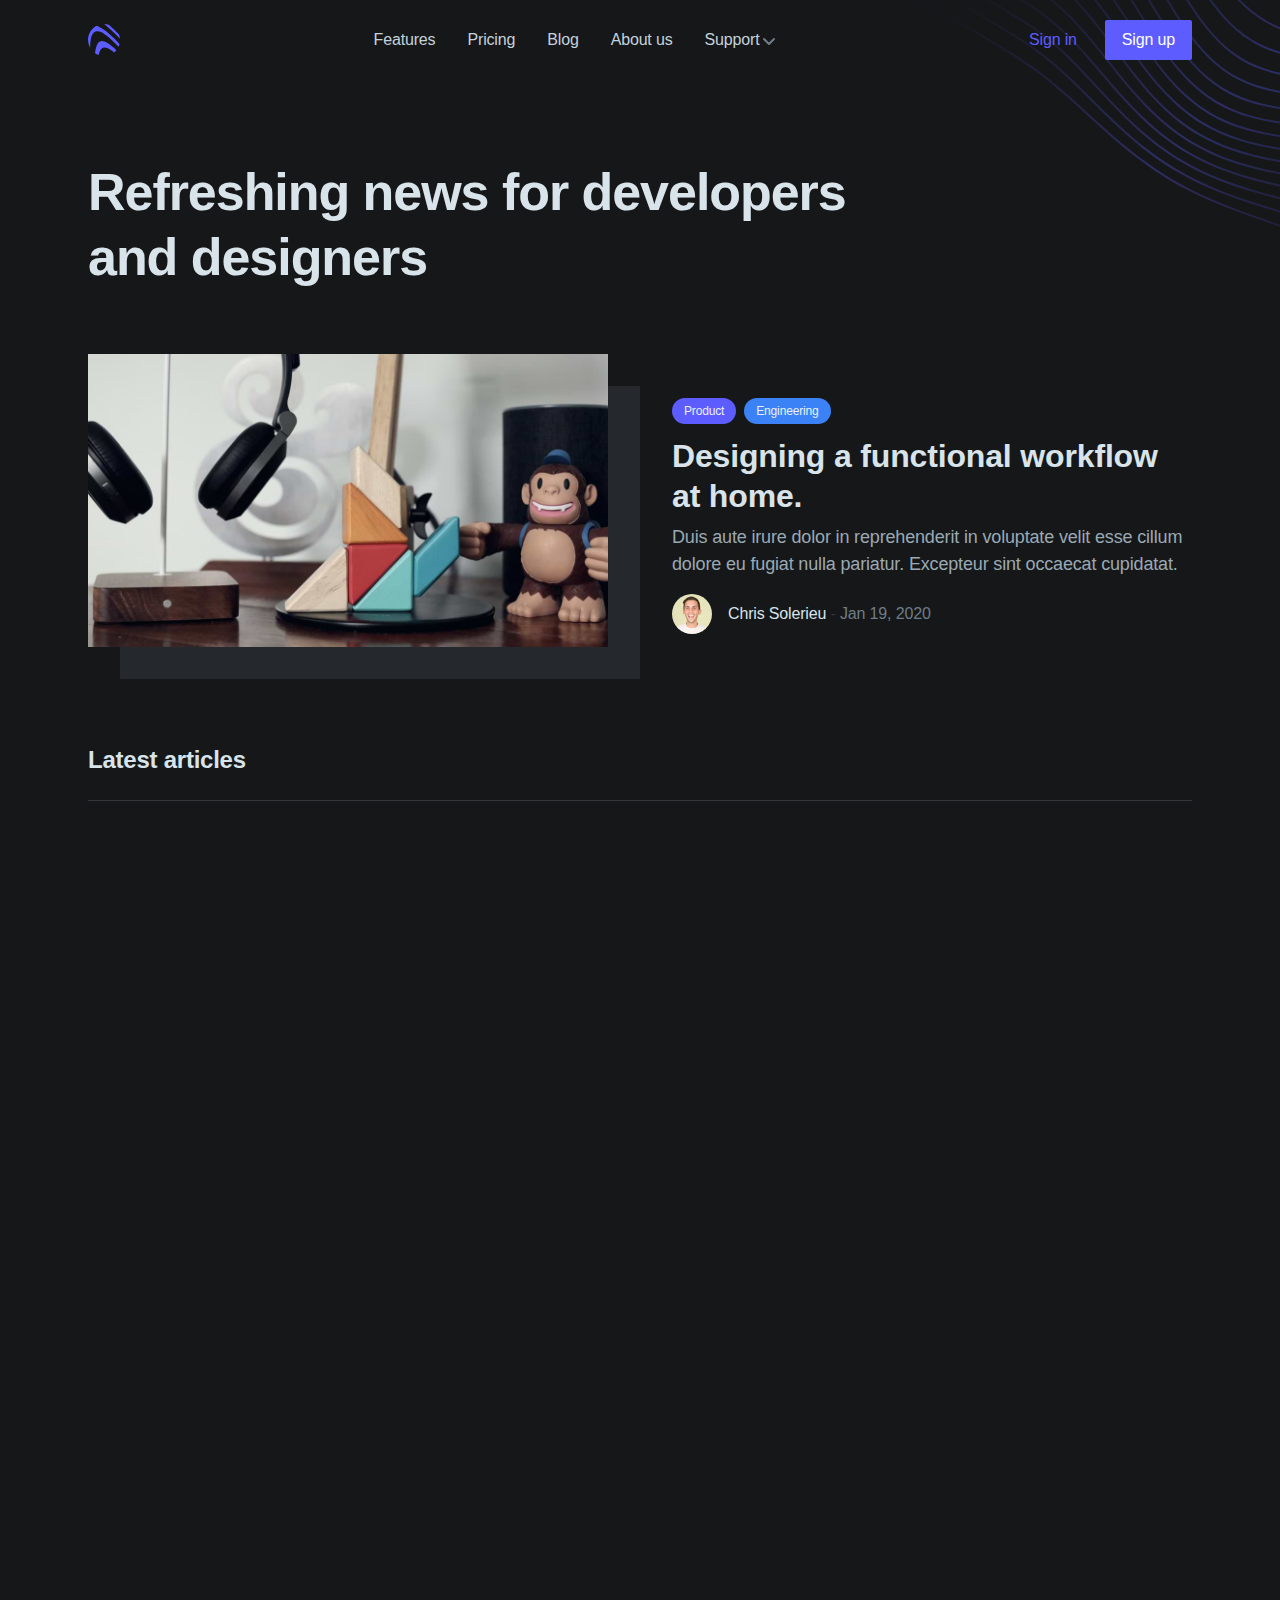
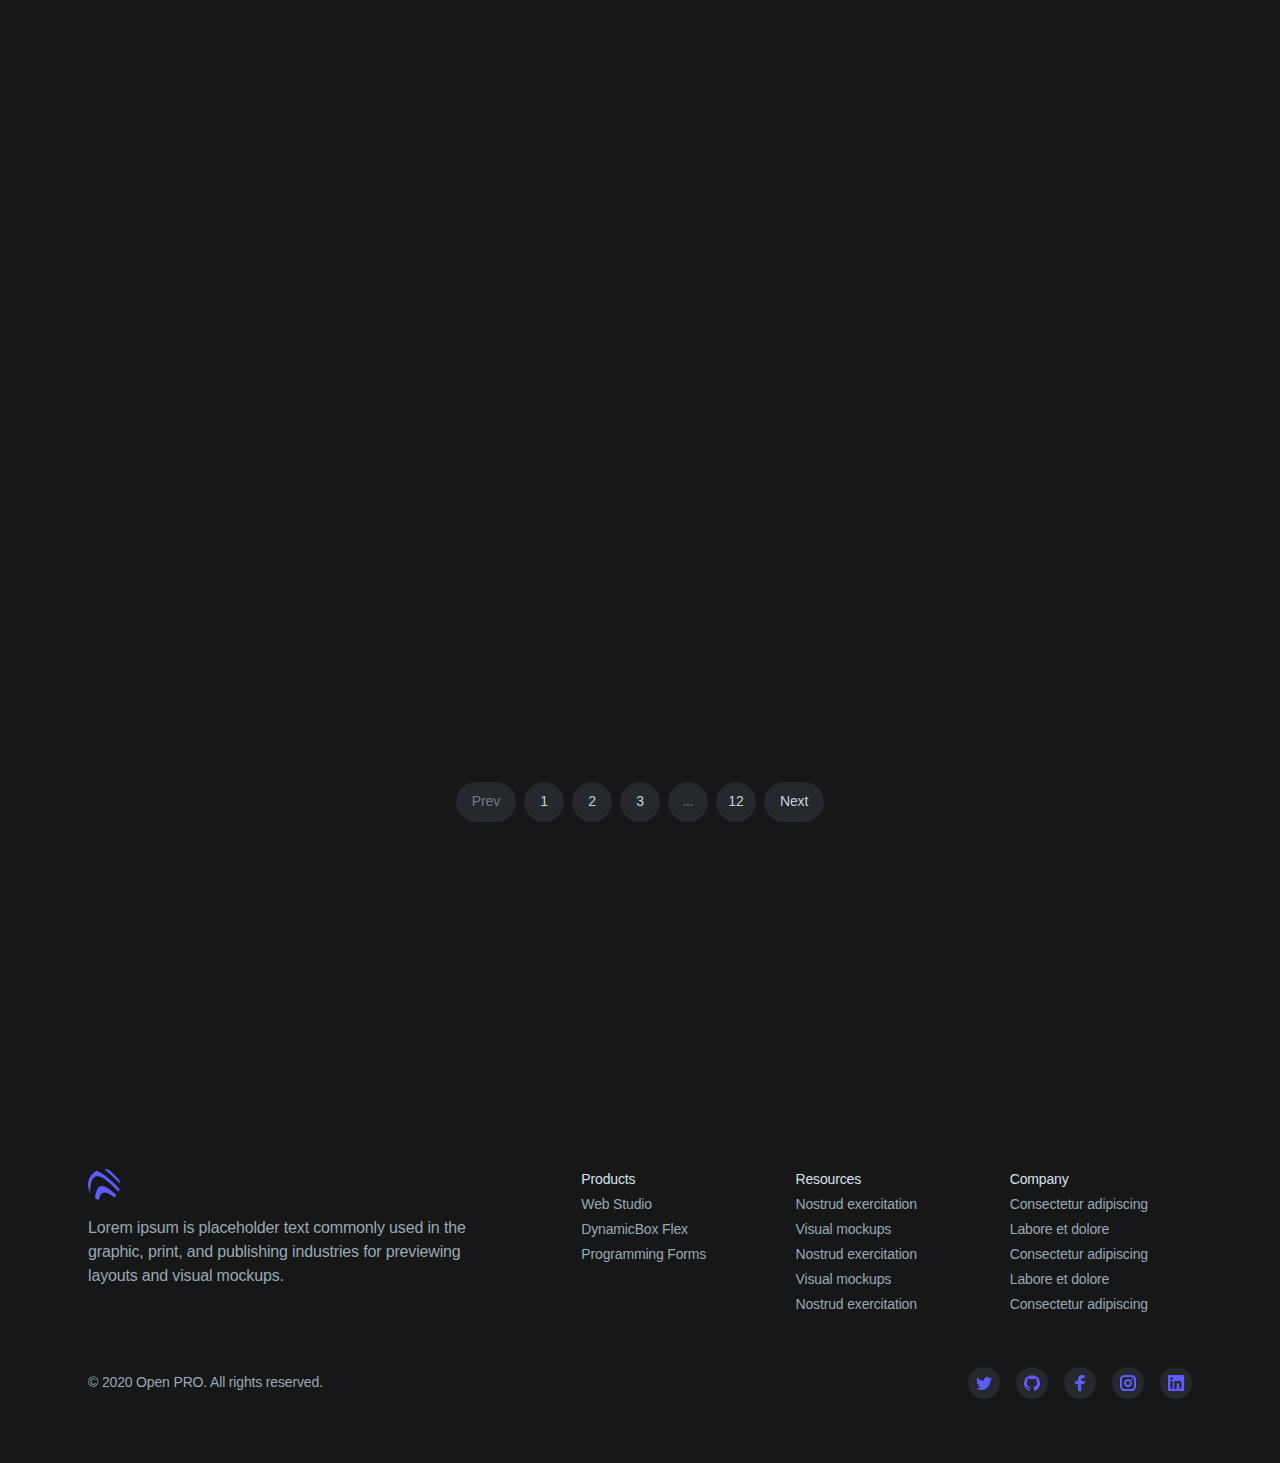
<file: blog.html>
<!DOCTYPE html><html lang="en">
<!-- Mirrored from preview.cruip.com/open-pro/blog.html by HTTrack Website Copier/3.x [XR&CO'2014], Sun, 18 Jul 2021 18:26:47 GMT -->
<head><meta charset="utf-8"><title>Blog - Open PRO Demo</title><meta name="viewport" content="width=device-width,initial-scale=1"><link rel="shortcut icon" href="images/favicons/favicon.ico"><link rel="icon" type="image/png" sizes="16x16" href="images/favicons/favicon-16x16.png"><link rel="icon" type="image/png" sizes="32x32" href="images/favicons/favicon-32x32.png"><link rel="icon" type="image/png" sizes="48x48" href="images/favicons/favicon-48x48.png"><link rel="manifest" href="images/favicons/manifest.json"><meta name="mobile-web-app-capable" content="yes"><meta name="theme-color" content="#fff"><meta name="application-name" content="open-pro-html"><link rel="apple-touch-icon" sizes="57x57" href="images/favicons/apple-touch-icon-57x57.png"><link rel="apple-touch-icon" sizes="60x60" href="images/favicons/apple-touch-icon-60x60.png"><link rel="apple-touch-icon" sizes="72x72" href="images/favicons/apple-touch-icon-72x72.png"><link rel="apple-touch-icon" sizes="76x76" href="images/favicons/apple-touch-icon-76x76.png"><link rel="apple-touch-icon" sizes="114x114" href="images/favicons/apple-touch-icon-114x114.png"><link rel="apple-touch-icon" sizes="120x120" href="images/favicons/apple-touch-icon-120x120.png"><link rel="apple-touch-icon" sizes="144x144" href="images/favicons/apple-touch-icon-144x144.png"><link rel="apple-touch-icon" sizes="152x152" href="images/favicons/apple-touch-icon-152x152.png"><link rel="apple-touch-icon" sizes="167x167" href="images/favicons/apple-touch-icon-167x167.png"><link rel="apple-touch-icon" sizes="180x180" href="images/favicons/apple-touch-icon-180x180.png"><link rel="apple-touch-icon" sizes="1024x1024" href="images/favicons/apple-touch-icon-1024x1024.png"><meta name="apple-mobile-web-app-capable" content="yes"><meta name="apple-mobile-web-app-status-bar-style" content="black-translucent"><meta name="apple-mobile-web-app-title" content="open-pro-html"><link href="style.1da29ca7cebf653459d9.css" rel="stylesheet"></head><body class="rf fj j ft fz"><div class="ng nx ob ut"><header class="av la ll"><div class="og iw up ho"><div class="ng nq rr rj"><div class="ro sc"><a class="nv" href="index-2.html" aria-label="Cruip"><svg class="li rx a_ text-purple-600" viewBox="0 0 32 32" xmlns="http://www.w3.org/2000/svg"><path d="M31.952 14.751a260.51 260.51 0 00-4.359-4.407C23.932 6.734 20.16 3.182 16.171 0c1.634.017 3.21.28 4.692.751 3.487 3.114 6.846 6.398 10.163 9.737.493 1.346.811 2.776.926 4.262zm-1.388 7.883c-2.496-2.597-5.051-5.12-7.737-7.471-3.706-3.246-10.693-9.81-15.736-7.418-4.552 2.158-4.717 10.543-4.96 16.238A15.926 15.926 0 010 16C0 9.799 3.528 4.421 8.686 1.766c1.82.593 3.593 1.675 5.038 2.587 6.569 4.14 12.29 9.71 17.792 15.57-.237.94-.557 1.846-.952 2.711zm-4.505 5.81a56.161 56.161 0 00-1.007-.823c-2.574-2.054-6.087-4.805-9.394-4.044-3.022.695-4.264 4.267-4.97 7.52a15.945 15.945 0 01-3.665-1.85c.366-3.242.89-6.675 2.405-9.364 2.315-4.107 6.287-3.072 9.613-1.132 3.36 1.96 6.417 4.572 9.313 7.417a16.097 16.097 0 01-2.295 2.275z"></path></svg></a></div><nav class="nw hm h_"><ul class="ng rs rt nk nq"><li><a class="fn fm up ua ng nq cu cp cc" href="features.html">Features</a></li><li><a class="fn fm up ua ng nq cu cp cc" href="pricing.html">Pricing</a></li><li><a class="fn fm up ua ng nq cu cp cc" href="blog.html">Blog</a></li><li><a class="fn fm up ua ng nq cu cp cc" href="about.html">About us</a></li><li class="am" x-data="{ open: false }" @mouseenter="open = true" @mouseleave="open = false"><a class="fn fm up ua ng nq cu cp cc" href="#0" aria-haspopup="true" :aria-expanded="open" @focus="open = true" @focusout="open = false" @click.prevent="">Support <svg class="lt rg a_ fi nd st ro" viewBox="0 0 12 12" xmlns="http://www.w3.org/2000/svg"><path d="M10.28 4.305L5.989 8.598 1.695 4.305A1 1 0 00.28 5.72l5 5a1 1 0 001.414 0l5-5a1 1 0 10-1.414-1.414z"></path></svg></a><ul class="lb av ak ab lu _ ua sp nn" x-show="open" x-transition:enter="cu cl cd ly" x-transition:enter-start="ok cn" x-transition:enter-end="oj lz" x-transition:leave="cu cl cd" x-transition:leave-start="oj" x-transition:leave-end="ok" x-cloak=""><li><a class="rc in fr fg ng ua up iu" href="contact.html" @focus="open = true" @focusout="open = false">Contact us</a></li><li><a class="rc in fr fg ng ua up iu" href="help.html" @focus="open = true" @focusout="open = false">Help center</a></li><li><a class="rc in fr fg ng ua up iu" href="404.html" @focus="open = true" @focusout="open = false">404</a></li></ul></li></ul><ul class="ng rs rt nk nq"><li><a class="rc text-purple-600 fm up ul ng nq cu cp cc" href="signin.html">Sign in</a></li><li><a class="r az tr th sf" href="signup.html">Sign up</a></li></ul></nav><div class="hy" x-data="{ expanded: false }"><button class="l" :class="{ 'active': expanded }" @click.stop="expanded = !expanded" aria-controls="mobile-nav" :aria-expanded="expanded"><span class="g">Menu</span> <svg class="lr rw a_ fn fm cu cp cc" viewBox="0 0 24 24" xmlns="http://www.w3.org/2000/svg"><rect y="4" width="24" height="2" rx="1"></rect><rect y="11" width="24" height="2" rx="1"></rect><rect y="18" width="24" height="2" rx="1"></rect></svg></button><nav id="mobile-nav" class="av ak lf ax la up ho ut co cv cc" x-ref="mobileNav" :style="expanded ? 'max-height: ' + $refs.mobileNav.scrollHeight + 'px; opacity: 1' : 'max-height: 0; opacity: .8'" @click.away="expanded = false" @keydown.escape.window="expanded = false" x-cloak=""><ul class="_ up ua"><li><a class="ng fn fm ua" href="features.html">Features</a></li><li><a class="ng fn fm ua" href="pricing.html">Pricing</a></li><li><a class="ng fn fm ua" href="blog.html">Blog</a></li><li><a class="ng fn fm ua" href="about.html">About us</a></li><li class="ua iv nf nc tx"><span class="ng fn ua">Support</span><ul class="uj"><li><a class="in ng rc fr fm ua" href="contact.html">Contact us</a></li><li><a class="in ng rc fr fm ua" href="help.html">Help center</a></li><li><a class="in ng rc fr fm ua" href="404.html">404</a></li></ul></li><li><a class="ng rc la text-purple-600 fm ua rn" href="signin.html">Sign in</a></li><li><a class="rc la ny nq rn nu tg up ua iv nn az tr th cu cp cc" href="signup.html">Sign up</a></li></ul></nav></div></div></div></header><main class="rs"><div class="am og iw rd ap" aria-hidden="true"><svg class="av ay ab ly lj os" width="722" height="320" fill="none" xmlns="http://www.w3.org/2000/svg"><defs><linearGradient id="illustration-01" x1="-4.14" y1="43.12" x2="303.145" y2="391.913" gradientUnits="userSpaceOnUse"><stop stop-color="#5D5DFF" stop-opacity=".01"></stop><stop offset=".538" stop-color="#5D5DFF" stop-opacity=".32"></stop><stop offset="1" stop-color="#5D5DFF" stop-opacity=".01"></stop></linearGradient></defs><path d="M292.512 0h-2.485c4.1 5.637 8.143 10.76 12.185 15.446 9.096 10.552 19.043 19.174 29.583 25.644l1.077.653c10.95 6.545 23.653 11.451 37.755 14.581 10.83 2.404 22.918 4.156 36.801 5.33 1.983.167 4.003.323 6.061.467l8.683.586 13.802.908c7.255.481 14.609.992 21.813 1.59 15.862 1.32 29.664 3.387 42.19 6.323 12.94 3.037 25.656 7.543 37.793 13.392 10.864 5.262 21.212 11.088 33.257 18.156l4.89 2.881 8.261 4.882 8.936 5.294c4.433 2.63 8.802 5.225 13.05 7.75l111.75 66.854-.302 17.311-119.133-71.27-8.026-4.755c-5.739-3.402-11.479-6.804-17.226-10.201l-8.627-5.093-2.22-1.304c-9.734-5.702-20.902-12.052-32.624-17.476-12.24-5.606-25.329-9.783-38.902-12.416-12.707-2.466-26.845-4.136-43.222-5.103-5.134-.304-10.349-.577-15.499-.837l-12.699-.634c-5.501-.278-11.071-.572-16.549-.903-16.278-.983-30.242-2.79-42.691-5.52-13.922-3.054-26.434-7.865-37.189-14.297l-.216-.13c-10.674-6.415-20.743-15.096-29.926-25.804-7.789-9.08-15.45-19.67-23.372-32.305h-2.375c8.231 13.22 16.162 24.228 24.215 33.613 9.087 10.589 19.033 19.232 29.585 25.71l1.05.638c10.95 6.546 23.663 11.436 37.786 14.533 12.543 2.753 26.61 4.574 43 5.565 6.569.396 13.266.739 19.819 1.066l9.412.47c5.157.26 10.38.533 15.519.837 16.294.964 30.346 2.622 42.959 5.07 13.438 2.609 26.375 6.737 38.446 12.27 11.344 5.25 22.063 11.267 34.668 18.686 11.234 6.623 22.437 13.273 33.62 19.911l.134.079L717.605 210.4l-.118 6.611-9.378 5.2-118.373-70.814-5.613-3.333c-6.164-3.66-12.333-7.322-18.511-10.98l-9.728-5.749c-10.269-6.053-22.289-12.98-34.985-18.587-12.052-5.285-25.318-9.17-39.43-11.549-12.67-2.137-26.94-3.58-43.621-4.412a2849 2849 0 00-9.384-.446l-12.33-.569c-7.68-.36-15.464-.752-23.091-1.24-16.073-1.029-29.986-2.919-42.533-5.775-13.463-3.07-25.643-7.76-36.221-13.946l-1.1-.652c-10.681-6.42-20.782-15.045-30.025-25.638-8.423-9.651-16.628-20.952-25.086-34.547-2.86-4.598-5.712-9.285-8.535-13.974h-2.353c3.03 5.04 6.097 10.089 9.174 15.034 8.522 13.69 16.789 25.075 25.276 34.805 9.117 10.456 19.078 19.029 29.623 25.503l1.107.67c10.957 6.551 23.633 11.496 37.678 14.698 12.632 2.88 26.648 4.784 42.85 5.822 7.628.488 15.41.88 23.084 1.24l8.893.411c4.29.197 8.577.395 12.857.607l2.743.143c15.419.84 28.74 2.232 40.645 4.241 13.952 2.352 27.06 6.192 38.957 11.41 11.732 5.179 22.905 11.511 32.637 17.221l2.138 1.258a8484.147 8484.147 0 0118.821 11.139l15.013 8.911 117.373 70.217-15.197 8.425-109.893-65.739a12699.359 12699.359 0 00-33.842-20.079l-2.513-1.48c-10.108-5.938-20.911-12.023-32.56-16.979-11.955-5.048-25.326-8.759-39.741-11.026-12.693-1.997-26.58-3.346-43.705-4.248l-14.663-.763c-9.945-.525-20.054-1.099-29.906-1.866-15.822-1.231-29.613-3.321-42.162-6.387-13.681-3.341-26.103-8.316-36.925-14.783l-.238-.142c-10.726-6.447-20.889-14.965-30.212-25.321-8.603-9.56-16.927-20.658-25.447-33.931-6.08-9.475-12.083-19.349-17.921-29.011h-2.336c1.509 2.496 3.032 5.009 4.56 7.525 2.933 4.83 5.897 9.678 8.894 14.474.465.745.933 1.48 1.401 2.217.278.438.556.875.833 1.315l1.922 3.046.968 1.52c8.573 13.361 16.963 24.544 25.646 34.19 9.188 10.206 19.186 18.655 29.736 25.131l1.174.712c10.991 6.569 23.6 11.619 37.474 15.009 12.661 3.092 26.556 5.198 42.483 6.437 9.865.768 19.977 1.343 29.925 1.868l14.695.766c17.014.891 30.836 2.234 43.498 4.225 14.254 2.242 27.468 5.907 39.272 10.892 12.491 5.314 24.059 11.973 34.838 18.339 11.306 6.68 22.581 13.381 33.836 20.076l108.895 65.144-15.191 8.432-135.199-80.881-3.428-1.983c-9.651-5.569-20.371-11.579-31.743-16.306-11.852-4.927-25.245-8.594-39.809-10.901l-1.755-.272c-11.757-1.794-24.735-3.133-40.57-4.187l-9.563-.627c-11.892-.788-24.004-1.646-35.753-2.81-15.522-1.538-29.148-3.901-41.66-7.223-13.481-3.58-25.829-8.692-36.702-15.191l-.258-.155c-10.768-6.471-21.01-14.855-30.446-24.92-8.819-9.41-17.308-20.236-25.953-33.101-6.81-10.136-13.402-20.596-19.809-30.87l-3.821-6.139A784.13 784.13 0 00213.574 0h-2.377a797.304 797.304 0 014.292 6.818l3.839 6.166c6.435 10.32 13.049 20.813 19.831 30.9 8.707 12.96 17.262 23.87 26.152 33.353 9.273 9.894 19.32 18.185 29.882 24.665l1.256.761c11.03 6.594 23.55 11.777 37.214 15.406 12.614 3.351 26.344 5.732 41.976 7.281 12.999 1.288 26.422 2.201 39.508 3.059l4.682.305 3.533.238c15.49 1.079 28.215 2.449 39.802 4.28 14.392 2.276 27.633 5.899 39.354 10.771 12.615 5.243 24.474 12.113 34.925 18.167l.004.002 134.169 80.265-15.194 8.418-126.705-75.799-3.424-1.993c-9.642-5.598-20.351-11.637-31.706-16.377-11.784-4.92-25.128-8.664-39.66-11.129l-1.632-.273c-11.217-1.848-23.778-3.36-39.208-4.72l-2.278-.198c-5.128-.438-10.212-.88-15.25-1.341l-2.682-.248c-2.236-.209-4.461-.424-6.679-.644a922.679 922.679 0 01-9.956-1.044 621.162 621.162 0 01-4.88-.56l-4.086-.492c-15.234-1.908-28.673-4.582-41.088-8.177-13.282-3.846-25.55-9.105-36.465-15.627-10.916-6.535-21.343-14.825-30.979-24.662-9.015-9.203-17.69-19.72-26.52-32.151a645.536 645.536 0 01-3.61-5.142c-5.904-8.495-11.711-17.27-17.283-25.798l-4.663-7.147c-4.16-6.357-8.022-12.084-11.691-17.333h-2.443c4.089 5.816 8.415 12.229 13.13 19.453l3.563 5.466c5.831 8.932 11.941 18.178 18.228 27.198 1.046 1.5 2.093 2.99 3.144 4.468 8.888 12.517 17.629 23.112 26.722 32.393 9.373 9.567 19.481 17.695 30.065 24.181l1.317.797c11.061 6.612 23.487 11.938 36.933 15.832 12.515 3.624 26.057 6.32 41.397 8.24l1.647.192a658.952 658.952 0 0011.469 1.303c1.956.208 3.919.409 5.89.604l3.27.32 4.723.446 1.443.133c3.766.343 7.545.681 11.352 1.012l6.086.526c16.116 1.42 29.094 3.007 40.683 4.973 14.384 2.439 27.58 6.14 39.227 11.002 12.623 5.268 24.453 12.169 34.883 18.253l.003.002 125.701 75.197-15.191 8.422-118.241-70.735-4.584-2.679c-9.331-5.431-19.619-11.216-30.431-15.858-11.836-5.081-24.695-8.904-39.315-11.688l-1.55-.292c-11.408-2.121-23.837-3.9-39.899-5.712l-5.712-.642c-11.977-1.355-25.348-2.954-38.236-4.945-14.942-2.308-28.187-5.309-40.496-9.175-13.07-4.103-25.259-9.506-36.226-16.063l-.274-.164-1.352-.84-.226-.139c-.759-.466-1.517-.932-2.272-1.416-7.736-4.973-15.239-10.75-22.381-17.235a45.03 45.03 0 00-.466-.418 45.818 45.818 0 01-.619-.558l-.245-.232a184.96 184.96 0 01-3.418-3.247c-9.21-8.984-18.082-19.176-27.125-31.162l-1.507-2.007c-7.269-9.72-14.35-19.8-22.529-31.663l-2.095-3.036C191.451 18.119 184.439 8.547 177.667 0h-2.657l.351.44c6.939 8.712 14.099 18.463 22.92 31.212l4.604 6.67c7.71 11.14 14.515 20.748 21.574 30.104 9.105 12.066 18.043 22.332 27.324 31.388a182.785 182.785 0 006.033 5.607c.197.175.393.352.589.53.294.266.588.532.886.791l.924.784c6.103 5.256 12.444 10.01 18.967 14.195a154.57 154.57 0 002.946 1.835l.107.065 1.171.728c11.104 6.637 23.436 12.104 36.656 16.252 12.403 3.897 25.745 6.921 40.788 9.244 11.799 1.824 23.991 3.318 35.153 4.597l9.965 1.126c16.237 1.849 28.714 3.668 40.21 5.857 14.466 2.752 27.19 6.533 38.9 11.561 12.537 5.383 24.361 12.314 34.787 18.427l117.21 70.118-15.191 8.421L512.24 204.3l-3.584-2.109c-10.661-6.26-20.553-11.929-31.029-17.158a246.546 246.546 0 00-39.045-12.038l-1.519-.33c-10.674-2.296-22.3-4.33-37.111-6.49l-8.817-1.268c-11.414-1.652-24.095-3.579-36.516-5.887-14.656-2.725-27.709-6.054-39.904-10.176-12.886-4.357-24.999-9.899-36.003-16.476l-.252-.152c-.387-.233-.773-.475-1.159-.716l-.612-.381-1.432-.881a77.05 77.05 0 01-.713-.449 185.943 185.943 0 01-17.595-12.766l-2.244-1.846a43.697 43.697 0 01-.657-.567c-.152-.133-.304-.266-.458-.398a196.7 196.7 0 01-6.393-5.701c-9.373-8.753-18.441-18.622-27.72-30.171-8.247-10.263-16.376-21.13-23.997-31.474l-1.625-2.207c-10.181-13.846-18.17-24.081-25.906-33.187A247.583 247.583 0 00157.567 0h-2.792c4.039 4.13 7.93 8.395 11.652 12.773l1.479 1.75c6.919 8.238 14.145 17.51 23.055 29.582l1.284 1.744c8.079 10.986 16.779 22.68 25.673 33.749 9.322 11.602 18.452 21.539 27.917 30.379 9.896 9.246 20.49 17.285 31.493 23.898l.36.215c11.126 6.65 23.368 12.253 36.39 16.654 12.285 4.153 25.427 7.505 40.177 10.246 12.72 2.362 25.519 4.317 40.669 6.488l1.523.217c17.103 2.446 29.966 4.684 41.708 7.257a244.644 244.644 0 0138.692 11.929c11.568 5.779 22.862 12.355 34.371 19.142l108.742 65.054-15.19 8.421-101.26-60.575-3.468-2.05a1552.578 1552.578 0 00-6.779-3.978l-2.69-1.566-1.575-.908-2.67-1.532c-5.735-3.273-11.4-6.398-17.219-9.413l-.066-.032c-12.547-5.416-25.459-9.837-38.379-13.139l-2.233-.563c-10.238-2.551-21.443-4.901-35.655-7.477l-9.452-1.694c-1.537-.277-3.051-.552-4.545-.825l-3.732-.687-2.514-.469-3.59-.676-1.796-.344-3.274-.636-1.95-.384-3.295-.658-1.788-.366-3.524-.728c-.949-.199-1.894-.405-2.84-.608l-.591-.126c-.539-.115-1.078-.229-1.615-.347-14.382-3.144-27.244-6.797-39.322-11.163a218.82 218.82 0 01-9.406-3.645c-9.169-3.803-17.92-8.182-26.125-13.066l-.279-.162c-9.917-5.981-19.604-12.98-28.777-20.894l-1.144-.994-.654-.57c-.389-.338-.778-.676-1.163-1.02-9.55-8.551-18.812-18.102-28.316-29.201-8.47-9.886-16.85-20.337-24.714-30.283l-3.029-3.833c-9.828-12.4-17.695-21.758-25.346-30.158-7.939-8.71-16.62-17.003-25.89-24.728h-3.138c9.865 8.07 19.126 16.835 27.547 26.073l1.013 1.116c7.109 7.86 14.507 16.678 23.615 28.146l5.354 6.767c7.38 9.31 15.181 18.996 23.065 28.2 9.568 11.168 18.891 20.782 28.501 29.389.324.29.652.575.98.86l.6.522.579.51c.552.486 1.104.973 1.662 1.45l.286.24c8.422 7.173 17.248 13.598 26.321 19.144l1.441.872.463.272c8.276 4.93 17.114 9.352 26.381 13.194a220.411 220.411 0 009.496 3.683c12.134 4.391 25.079 8.065 39.575 11.235l1.099.236 3.958.844 1.705.353c1.208.251 2.418.502 3.637.749l3.247.648 2.677.527 3.178.614 3.25.617 2.998.563 4.977.917 5.067.919 8.782 1.575c15.209 2.756 26.956 5.251 37.752 8.01 12.776 3.264 25.577 7.645 38.047 13.024l1.904 1 .789.414c.531.278 1.063.557 1.591.839l1.105.598c1.069.574 2.137 1.148 3.2 1.73l1.089.604.006.003c1.053.581 2.107 1.162 3.159 1.751l1.608.91c.877.493 1.753.986 2.628 1.485l3.042 1.748 2.079 1.202c4.012 2.329 8.022 4.698 12.057 7.091l100.266 59.981-15.19 8.422-92.779-55.501c-10.863-6.503-22.453-13.383-34.263-19.76-11.843-5.511-24.426-10.458-37.446-14.719-12.293-3.312-25.504-6.48-40.387-9.682l-4.924-1.062c-11.569-2.504-23.679-5.197-35.642-8.211-14.103-3.551-26.783-7.514-38.762-12.117-12.569-4.829-24.546-10.625-35.596-17.23-11.007-6.555-21.797-14.378-31.99-23.144-9.691-8.335-19.142-17.58-28.897-28.263-8.313-9.103-16.341-18.416-23.934-27.33l-5.251-6.169c-9.047-10.589-17.348-19.903-25.346-28.435-9.762-9.395-19.915-18.108-30.223-25.931-5.842-3.907-11.708-7.64-17.952-11.493h-3.842c7.293 4.462 13.996 8.696 20.624 13.13 10.231 7.766 20.324 16.427 29.962 25.706l1.775 1.9c7.715 8.294 15.754 17.361 24.482 27.613l5.88 6.91c7.932 9.29 15.017 17.432 22.341 25.455 9.833 10.764 19.341 20.065 29.07 28.432a240.266 240.266 0 0015.696 12.406c.753.545 1.51 1.077 2.268 1.61l.378.266 1.303.923c.887.614 1.779 1.213 2.671 1.811l.142.095 1.279.865.93.603.931.6.407.263c.673.437 1.347.873 2.024 1.299l.436.268c1.113.698 2.228 1.391 3.349 2.065l.453.271c11.169 6.669 23.249 12.517 35.904 17.38 12.032 4.626 24.787 8.613 38.991 12.187 12.789 3.22 26.028 6.14 37.738 8.667l2.894.624c14.849 3.194 28.027 6.353 40.236 9.643 12.907 4.223 25.405 9.136 37.149 14.602 11.083 5.989 21.888 12.372 32.07 18.466l93.812 56.122-15.191 8.421-84.3-50.429c-10.283-6.155-20.389-12.172-30.664-17.976l-3.474-1.95c-11.758-5.82-24.11-11.14-36.755-15.829-11.699-3.754-24.048-7.317-37.696-10.878l-8.257-2.141c-10.959-2.847-22.15-5.798-33.191-8.973-13.907-3.999-26.402-8.276-38.201-13.075-11.934-4.857-23.372-10.492-34.022-16.762l-1.878-1.116c-10.885-6.542-21.554-14.117-31.716-22.519-9.807-8.105-19.447-17.042-29.472-27.323l-1.878-1.931c-7.8-8.046-15.334-16.143-24.014-25.537l-2.106-2.28c-9.989-10.819-19.25-20.356-28.345-29.185-9.967-8.87-20.342-17.2-30.88-24.79-10.291-6.67-20.91-13.102-31.01-19.154L71.17 0h-3.91l12.012 7.186c10.623 6.356 21.932 13.164 33.066 20.378 10.437 7.52 20.76 15.807 30.647 24.604 9.031 8.771 18.267 18.282 28.237 29.077l4.565 4.94c7.373 7.969 15.399 16.577 23.471 24.848 10.079 10.334 19.771 19.32 29.627 27.469 10.238 8.463 20.983 16.092 31.947 22.682l.512.307c11.127 6.651 23.132 12.612 35.68 17.72 11.863 4.828 24.424 9.129 38.401 13.143 13.393 3.846 27.415 7.479 39.784 10.683l3.168.827c13.095 3.443 24.943 6.873 36.091 10.45 12.542 4.652 24.829 9.943 36.478 15.707 11.436 6.383 22.627 13.042 34.038 19.872l83.312 49.837-15.188 8.419-83.375-49.87c-8.949-5.339-17.01-10.109-25.31-14.885l-1.167-.669a445.552 445.552 0 00-36.095-16.888c-12.157-4.498-25.091-8.851-38.44-12.94l-12.683-3.877c-3.222-.987-6.465-1.985-9.711-2.992a1326.146 1326.146 0 01-16.497-5.223c-13.752-4.464-26.065-9.053-37.641-14.029-12.329-5.297-24.177-11.33-35.222-17.93-11.016-6.575-21.952-14.167-32.423-22.488l-.885-.709-.885-.715c-8.445-6.798-16.887-14.192-25.668-22.487l-1.74-1.647-.875-.833c-6.61-6.333-13.23-12.856-19.721-19.291l-9.127-9.06c-9.831-9.756-19.681-19.025-29.305-27.578a450.321 450.321 0 00-31.508-23.698l-1.346-.838c-9.307-5.829-18.72-11.514-28.315-17.26L37.99 0h-3.896l36.507 21.838c7.908 4.73 15.682 9.398 23.36 14.11l2.923 1.805 2.914 1.81c.417.26.836.52 1.254.778.894.554 1.789 1.109 2.679 1.668a448.243 448.243 0 0131.305 23.547c9.573 8.506 19.396 17.751 29.196 27.478l9.203 9.136c6.472 6.417 13.074 12.923 19.671 19.24l1.028.976 1.024.969c8.639 8.189 16.952 15.511 25.26 22.246l1.247 1.006.674.544c.32.258.639.517.959.771 10.037 7.981 20.471 15.299 31.122 21.728l1.526.914c11.118 6.645 23.049 12.719 35.457 18.052 11.634 5 24.004 9.611 37.814 14.094 2.744.89 5.505 1.773 8.274 2.649 1.479.467 2.962.927 4.443 1.389l1.234.387c.824.259 1.649.518 2.474.774 3.406 1.057 6.809 2.104 10.189 3.139l12.309 3.763c13.313 4.078 26.21 8.418 38.296 12.889a446.07 446.07 0 0135.864 16.78c9.992 5.735 19.775 11.549 30.386 17.895l78.389 46.892-15.194 8.425-77.43-46.317a3615.384 3615.384 0 00-23.849-14.143 535.697 535.697 0 00-35.491-17.853c-11.788-4.911-24.05-9.655-37.499-14.509l-13.016-4.542c-8.326-2.912-16.772-5.887-25.069-8.901-13.567-4.932-25.698-9.833-37.086-14.982-12.204-5.519-23.993-11.665-35.041-18.267a351.216 351.216 0 01-32.639-22.173c-9.931-7.588-19.948-15.916-30.627-25.458-8.047-7.191-16.135-14.595-24.017-21.83l-5.649-5.187c-10.488-9.436-20.367-17.939-30.228-26.016a533.817 533.817 0 00-32.08-22.7l-2.994-1.831C82.682 46.58 72.182 40.299 62.823 34.704L4.807 0H.912L72.92 43.08A2667.18 2667.18 0 0195.09 56.503a531.987 531.987 0 0131.911 22.578c9.808 8.036 19.665 16.519 30.123 25.928l2.765 2.54c8.788 8.069 17.874 16.411 26.914 24.489 10.716 9.576 20.773 17.935 30.744 25.556 9.896 7.563 20.119 14.569 30.425 20.849l2.402 1.451c11.113 6.641 22.97 12.822 35.243 18.372 11.435 5.17 23.613 10.091 37.228 15.04 8.306 3.017 16.758 5.995 25.089 8.908l13.009 4.54c13.408 4.839 25.642 9.572 37.368 14.457a533.965 533.965 0 0135.304 17.759l2.985 1.755a4160.789 4160.789 0 0122.852 13.576L535.843 320l17.217-9.546.008.005 19.242-10.667-.003-.002 17.213-9.543-.004-.002 17.241-9.558-.003-.002 17.212-9.543-.001-.001 15.193-8.424.015.009 19.243-10.669-.017-.011 15.2-8.423.012.007 19.242-10.679-.011-.007 15.214-8.434.015.009 11.395-6.319.158-8.949-.032-.019.302-17.325.02.012.384-21.951-.018-.01.304-17.347.017.011.383-21.951-.005-.003.302-17.333.004.002.382-21.95-.011-.007.344-19.635L602.072 0h-3.894L719.98 72.867l-.303 17.33-102.535-61.341-7.049-4.107-7.64-4.461c-4.239-2.476-8.479-4.953-12.725-7.424l-6.674-3.872-2.309-1.327A778.468 778.468 0 00567.066 0h-4.202c5.968 3.215 12.285 6.749 19.184 10.726a4181.24 4181.24 0 0113.15 7.649l7.533 4.4c4.465 2.608 8.928 5.216 13.385 7.806l103.532 61.937-.302 17.328-110.945-66.372-19.166-11.105a2476.893 2476.893 0 00-15.007-8.622c-12.604-7.122-24.165-13.031-35.347-18.067A373.292 373.292 0 00525.486 0h-5.465a376.339 376.339 0 0118.035 7.506c11.125 5.01 22.633 10.892 35.182 17.984A2660.44 2660.44 0 01590.989 35.7l12.877 7.464 3.517 2.034 111.918 66.953-.302 17.334-119.342-71.396-12.521-7.206c-7.176-4.127-14.49-8.302-21.782-12.332-12.421-6.827-24.185-12.421-35.962-17.105-1.516-.6-3.046-1.19-4.589-1.77-10.806-4.067-22.282-7.67-34.189-10.734-9.091-2.324-18.353-4.392-27.412-6.295-3.021-.635-6.02-1.253-8.982-1.854L450.3 0h-9.853c2.507.54 5.097 1.08 7.781 1.623l1.19.24c13.106 2.628 27.11 5.54 40.699 9.015a370.4 370.4 0 015.046 1.338c11.707 3.197 22.952 6.92 33.492 11.09 11.72 4.662 23.408 10.222 35.735 16.996 6.44 3.562 12.9 7.237 19.266 10.89l14.983 8.622 120.325 71.983-.302 17.335-93.969-56.217-10.422-6.176c-4.801-2.849-9.609-5.696-14.422-8.543-1.202-.711-2.402-1.423-3.602-2.135a2375.985 2375.985 0 00-5.41-3.203l-3.604-2.12c-9.694-5.69-20.038-11.642-30.765-17.346-12.322-6.525-24.316-11.757-36.67-15.989-12.4-4.23-25.9-7.693-40.126-10.298-13.015-2.383-26.346-4.282-39.321-6.094l-2.987-.417c-16.378-2.284-29.489-4.811-41.267-7.95C384.335 9.511 373.496 5.264 363.804 0h-4.102c10.613 6.161 22.673 11.065 35.873 14.583 11.859 3.16 25.047 5.7 41.505 7.996l5.978.835c12.006 1.685 24.268 3.47 36.248 5.662 14.127 2.587 27.533 6.027 39.839 10.223 12.25 4.2 24.15 9.388 36.378 15.866 12.032 6.395 23.592 13.114 34.293 19.42l9.022 5.336c4.807 2.844 9.613 5.69 14.41 8.537l9.203 5.462 96.153 57.517-.304 17.337-91.088-54.493-1.005-.6-10.289-6.156-.864-.513c-7.208-4.278-14.418-8.556-21.639-12.828l-11.341-6.697-3.644-2.139c-9.796-5.733-20.213-11.667-30.881-17.1-12.225-6.18-24.819-11.15-37.435-14.772-12.55-3.585-26.099-6.252-41.42-8.152-10.731-1.331-21.784-2.408-32.573-3.433l-10.945-1.038c-16.544-1.586-29.916-3.67-42.083-6.562-13.402-3.188-25.541-7.93-36.101-14.107l-1.089-.646C337.306 14.371 329.064 7.818 321.325 0h-2.798c7.986 8.28 16.517 15.224 25.435 20.699l1.109.672c10.943 6.546 23.582 11.549 37.567 14.87 12.256 2.912 25.714 5.011 42.354 6.606l14.532 1.381c9.629.922 19.412 1.904 28.931 3.085 15.215 1.886 28.665 4.534 41.116 8.09 12.489 3.584 24.966 8.509 37.081 14.633 10.619 5.409 21.008 11.325 30.779 17.044l3.696 2.17c10.23 6.033 20.434 12.084 30.622 18.128l106.529 63.712-.304 17.339-110.852-66.315c-4.859-2.885-9.723-5.77-14.591-8.654l-19.185-11.345-2.584-1.516c-11.514-6.739-21.542-12.354-32.112-17.48-12.288-5.92-25.144-10.475-38.208-13.537-12.624-2.959-26.519-5.042-42.481-6.368-7.233-.602-14.611-1.115-21.889-1.597l-13.793-.907-8.66-.584a425.314 425.314 0 01-6.015-.464c-13.793-1.166-25.794-2.905-36.536-5.29-13.526-3.002-25.737-7.657-36.307-13.84l-1.039-.616c-10.685-6.422-20.774-15.094-29.988-25.776-3.723-4.317-7.449-9.01-11.222-14.14z" fill="url(#illustration-01)"></path></svg></div><section class="am"><div class="og iw up ho"><div class="af ai de pz"><div class="om ai pz aq do"><h1 class="h1" data-aos="fade-up">Refreshing news for developers and designers</h1></div><div class="ai pz"><article class="oh iw pu nb dv lp dh vz ml nq"><a class="am nv td" href="blog-post.html" data-aos="fade-right" data-aos-delay="200"><div class="av ag _ nw hv ly dj d_ mp mh cr cs cu cg cl ap" aria-hidden="true"></div><figure class="am rd al dt vb ut ly dq md cr cs cu cg cl"><img class="av ag la ie ox ly l_ cu cg cl" src="images/blog-post-01.jpg" width="540" height="303" alt="Blog post 01"></figure></a><div data-aos="fade-left" data-aos-delay="200"><header><div class="sa"><ul class="ng nk it rc ih"><li class="il"><a class="ny aq fe uu uc nr tr th cu cp cc" href="#0">Product</a></li><li class="il"><a class="ny aq fe uu uc nr tt tl cu cp cc" href="#0">Engineering</a></li></ul></div><h3 class="h3 is vu si"><a class="fv cu cp cc" href="blog-post.html">Designing a functional workflow at home.</a></h3></header><p class="ir fr rs">Duis aute irure dolor in reprehenderit in voluptate velit esse cillum dolore eu fugiat nulla pariatur. Excepteur sint occaecat cupidatat.</p><footer class="ng nq sl"><a href="#0"><img class="nr ro sc" src="images/news-author-04.jpg" width="40" height="40" alt="Author 04"></a><div><a class="rc ft fv cu cp cc" href="#0">Chris Solerieu</a> <span class="fs">- </span><span class="fi">Jan 19, 2020</span></div></footer></div></article></div><div class="oh iw pu"><h4 class="h4 uz sb nc tx" data-aos="fade-up">Latest articles</h4><div class="nb lv dm dp dd n_"><article class="ng nx ie" data-aos="fade-up"><header><a class="nv sm" href="blog-post.html"><figure class="am rd al ut nn"><img class="av ag la ie ox ly l_ cu cg cl" src="images/news-01.jpg" width="352" height="198" alt="News 01"></figure></a><div class="sa"><ul class="ng nk it rc ih"><li class="il"><a class="ny aq fe uu uc nr tr th cu cp cc" href="#0">Product</a></li><li class="il"><a class="ny aq fe uu uc nr tt tl cu cp cc" href="#0">Engineering</a></li></ul></div><h3 class="h4 si"><a class="fv cu cp cc" href="blog-post.html">The quick brown fox jumped over the lazy dog.</a></h3></header><p class="ir fr rs">Lorem ipsum dolor sit amet, consectetur adipiscing elit, sed do eiusmod tempor incididunt ut labore et dolore magna aliqua.</p><footer class="ng nq sl"><a href="#0"><img class="nr ro sc" src="images/news-author-01.jpg" width="40" height="40" alt="Author 01"></a><div class="rc"><a class="ft fv cu cp cc" href="#0">Anastasia Dan</a> <span class="fs">- </span><span class="fi">Jan 17, 2020</span></div></footer></article><article class="ng nx ie" data-aos="fade-up" data-aos-delay="100"><header><a class="nv sm" href="blog-post.html"><figure class="am rd al ut nn"><img class="av ag la ie ox ly l_ cu cg cl" src="images/news-02.jpg" width="352" height="198" alt="News 02"></figure></a><div class="sa"><ul class="ng nk it rc ih"><li class="il"><a class="ny aq fe uu uc nr ts tp cu cp cc" href="#0">Desing</a></li><li class="il"><a class="ny aq fe uu uc nr tt tl cu cp cc" href="#0">Engineering</a></li></ul></div><h3 class="h4 si"><a class="fv cu cp cc" href="blog-post.html">The quick brown fox jumped over the lazy dog.</a></h3></header><p class="ir fr rs">Lorem ipsum dolor sit amet, consectetur adipiscing elit, sed do eiusmod tempor incididunt ut labore et dolore magna aliqua.</p><footer class="ng nq sl"><a href="#0"><img class="nr ro sc" src="images/news-author-02.jpg" width="40" height="40" alt="Author 02"></a><div class="rc"><a class="ft fv cu cp cc" href="#0">Markus Barker</a> <span class="fs">- </span><span class="fi">Jan 12, 2020</span></div></footer></article><article class="ng nx ie" data-aos="fade-up" data-aos-delay="200"><header><a class="nv sm" href="blog-post.html"><figure class="am rd al ut nn"><img class="av ag la ie ox ly l_ cu cg cl" src="images/news-03.jpg" width="352" height="198" alt="News 03"></figure></a><div class="sa"><ul class="ng nk it rc ih"><li class="il"><a class="ny aq fe uu uc nr tr th cu cp cc" href="#0">Product</a></li><li class="il"><a class="ny aq fe uu uc nr bg-teal-500 hover--bg-teal-600 cu cp cc" href="#0">Tutorials and articles</a></li></ul></div><h3 class="h4 si"><a class="fv cu cp cc" href="blog-post.html">The quick brown fox jumped over the lazy dog.</a></h3></header><p class="ir fr rs">Lorem ipsum dolor sit amet, consectetur adipiscing elit, sed do eiusmod tempor incididunt ut labore et dolore magna aliqua.</p><footer class="ng nq sl"><a href="#0"><img class="nr ro sc" src="images/news-author-03.jpg" width="40" height="40" alt="Author 03"></a><div class="rc"><a class="ft fv cu cp cc" href="#0">Lisa Crockett</a> <span class="fs">- </span><span class="fi">Jan 9, 2020</span></div></footer></article><article class="ng nx ie" data-aos="fade-up"><header><a class="nv sm" href="blog-post.html"><figure class="am rd al ut nn"><img class="av ag la ie ox ly l_ cu cg cl" src="images/news-04.jpg" width="352" height="198" alt="News 04"></figure></a><div class="sa"><ul class="ng nk it rc ih"><li class="il"><a class="ny aq fe uu uc nr tr th cu cp cc" href="#0">Product</a></li><li class="il"><a class="ny aq fe uu uc nr te tf cu cp cc" href="#0">Culture</a></li></ul></div><h3 class="h4 si"><a class="fv cu cp cc" href="blog-post.html">The quick brown fox jumped over the lazy dog.</a></h3></header><p class="ir fr rs">Lorem ipsum dolor sit amet, consectetur adipiscing elit, sed do eiusmod tempor incididunt ut labore et dolore magna aliqua.</p><footer class="ng nq sl"><a href="#0"><img class="nr ro sc" src="images/news-author-05.jpg" width="40" height="40" alt="Author 05"></a><div class="rc"><a class="ft fv cu cp cc" href="#0">Alexandra Smith</a> <span class="fs">- </span><span class="fi">Jan 7, 2020</span></div></footer></article><article class="ng nx ie" data-aos="fade-up" data-aos-delay="100"><header><a class="nv sm" href="blog-post.html"><figure class="am rd al ut nn"><img class="av ag la ie ox ly l_ cu cg cl" src="images/news-05.jpg" width="352" height="198" alt="News 05"></figure></a><div class="sa"><ul class="ng nk it rc ih"><li class="il"><a class="ny aq fe uu uc nr tt tl cu cp cc" href="#0">Engineering</a></li></ul></div><h3 class="h4 si"><a class="fv cu cp cc" href="blog-post.html">The quick brown fox jumped over the lazy dog.</a></h3></header><p class="ir fr rs">Lorem ipsum dolor sit amet, consectetur adipiscing elit, sed do eiusmod tempor incididunt ut labore et dolore magna aliqua.</p><footer class="ng nq sl"><a href="#0"><img class="nr ro sc" src="images/news-author-03.jpg" width="40" height="40" alt="Author 03"></a><div class="rc"><a class="ft fv cu cp cc" href="#0">Lisa Crockett</a> <span class="fs">- </span><span class="fi">Jan 4, 2020</span></div></footer></article><article class="ng nx ie" data-aos="fade-up" data-aos-delay="200"><header><a class="nv sm" href="blog-post.html"><figure class="am rd al ut nn"><img class="av ag la ie ox ly l_ cu cg cl" src="images/news-06.jpg" width="352" height="198" alt="News 06"></figure></a><div class="sa"><ul class="ng nk it rc ih"><li class="il"><a class="ny aq fe uu uc nr ts tp cu cp cc" href="#0">Desing</a></li><li class="il"><a class="ny aq fe uu uc nr bg-teal-500 hover--bg-teal-600 cu cp cc" href="#0">Tutorials and articles</a></li></ul></div><h3 class="h4 si"><a class="fv cu cp cc" href="blog-post.html">The quick brown fox jumped over the lazy dog.</a></h3></header><p class="ir fr rs">Lorem ipsum dolor sit amet, consectetur adipiscing elit, sed do eiusmod tempor incididunt ut labore et dolore magna aliqua.</p><footer class="ng nq sl"><a href="#0"><img class="nr ro sc" src="images/news-author-06.jpg" width="40" height="40" alt="Author 06"></a><div class="rc"><a class="ft fv cu cp cc" href="#0">Anton Sebastian</a> <span class="fs">- </span><span class="fi">Jan 2, 2020</span></div></footer></article><article class="ng nx ie" data-aos="fade-up"><header><a class="nv sm" href="blog-post.html"><figure class="am rd al ut nn"><img class="av ag la ie ox ly l_ cu cg cl" src="images/news-07.jpg" width="352" height="198" alt="News 07"></figure></a><div class="sa"><ul class="ng nk it rc ih"><li class="il"><a class="ny aq fe uu uc nr tr th cu cp cc" href="#0">Product</a></li><li class="il"><a class="ny aq fe uu uc nr tt tl cu cp cc" href="#0">Engineering</a></li></ul></div><h3 class="h4 si"><a class="fv cu cp cc" href="blog-post.html">The quick brown fox jumped over the lazy dog.</a></h3></header><p class="ir fr rs">Lorem ipsum dolor sit amet, consectetur adipiscing elit, sed do eiusmod tempor incididunt ut labore et dolore magna aliqua.</p><footer class="ng nq sl"><a href="#0"><img class="nr ro sc" src="images/news-author-02.jpg" width="40" height="40" alt="Author 02"></a><div class="rc"><a class="ft fv cu cp cc" href="#0">Markus Barker</a> <span class="fs">- </span><span class="fi">Dec 24, 2019</span></div></footer></article><article class="ng nx ie" data-aos="fade-up" data-aos-delay="100"><header><a class="nv sm" href="blog-post.html"><figure class="am rd al ut nn"><img class="av ag la ie ox ly l_ cu cg cl" src="images/news-08.jpg" width="352" height="198" alt="News 08"></figure></a><div class="sa"><ul class="ng nk it rc ih"><li class="il"><a class="ny aq fe uu uc nr tt tl cu cp cc" href="#0">Engineering</a></li><li class="il"><a class="ny aq fe uu uc nr te tf cu cp cc" href="#0">Culture</a></li></ul></div><h3 class="h4 si"><a class="fv cu cp cc" href="blog-post.html">The quick brown fox jumped over the lazy dog.</a></h3></header><p class="ir fr rs">Lorem ipsum dolor sit amet, consectetur adipiscing elit, sed do eiusmod tempor incididunt ut labore et dolore magna aliqua.</p><footer class="ng nq sl"><a href="#0"><img class="nr ro sc" src="images/news-author-01.jpg" width="40" height="40" alt="Author 01"></a><div class="rc"><a class="ft fv cu cp cc" href="#0">Anastasia Dan</a> <span class="fs">- </span><span class="fi">Dec 12, 2019</span></div></footer></article><article class="ng nx ie" data-aos="fade-up" data-aos-delay="200"><header><a class="nv sm" href="blog-post.html"><figure class="am rd al ut nn"><img class="av ag la ie ox ly l_ cu cg cl" src="images/news-09.jpg" width="352" height="198" alt="News 09"></figure></a><div class="sa"><ul class="ng nk it rc ih"><li class="il"><a class="ny aq fe uu uc nr tr th cu cp cc" href="#0">Product</a></li></ul></div><h3 class="h4 si"><a class="fv cu cp cc" href="blog-post.html">The quick brown fox jumped over the lazy dog.</a></h3></header><p class="ir fr rs">Lorem ipsum dolor sit amet, consectetur adipiscing elit, sed do eiusmod tempor incididunt ut labore et dolore magna aliqua.</p><footer class="ng nq sl"><a href="#0"><img class="nr ro sc" src="images/news-author-02.jpg" width="40" height="40" alt="Author 02"></a><div class="rc"><a class="ft fv cu cp cc" href="#0">Markus Barker</a> <span class="fs">- </span><span class="fi">Dec 7, 2019</span></div></footer></article></div></div><nav class="ng rn as" role="navigation" aria-label="Pagination Navigation"><ul class="ny nk rc in ih"><li class="il"><span class="ny rk ow rn nq _ up nr fi">Prev</span></li><li class="il"><a href="#0" class="ny rk ow rn nq _ uf nr fn tc ca cp cc">1</a></li><li class="il"><a href="#0" class="ny rk ow rn nq _ uf nr fn tc ca cp cc">2</a></li><li class="il"><a href="#0" class="ny rk ow rn nq _ uf nr fn tc ca cp cc">3</a></li><li class="il"><span class="ny rk ow rn nq _ uf nr fi">...</span></li><li class="il"><a href="#0" class="ny rk ow rn nq _ uf nr fn tc ca cp cc">12</a></li><li class="il"><a href="#0" class="ny rk ow rn nq _ up nr fn tc ca cp cc">Next</a></li></ul></nav></div></div></section><section><div class="og iw up ho"><div class="am tr uy ug pm pv" data-aos="fade-up"><div class="av ab ay oa ap" aria-hidden="true"><svg width="238" height="110" fill="none" xmlns="http://www.w3.org/2000/svg"><defs><linearGradient id="illustration-04" x1="369.483" y1="-84.633" x2="139.954" y2="-199.798" gradientUnits="userSpaceOnUse"><stop stop-color="#fff" stop-opacity=".01"></stop><stop offset="1" stop-color="#fff" stop-opacity=".24"></stop></linearGradient></defs><path fill-rule="evenodd" clip-rule="evenodd" d="M189.135 89.198c3.624 9.678 7.039 18.799 15.713 18.187 7.885-.548 19.733-2.523 33.152-5.256v2.04c-13.345 2.709-25.125 4.663-33.013 5.211-.331.023-.657.034-.975.034-9.441 0-13.176-9.972-16.792-19.627-3.571-9.536-6.946-18.545-15.389-16.96-13.086 2.455-24.348 3.539-37.385 4.794l-.024.002c-8.07.776-17.217 1.657-27.841 2.98-4.629.58-8.116 1.595-10.919 2.411l-.016.005c-6.68 1.947-10.032 2.924-14.897-6.267-3.62-6.842-8.541-7.827-14.24-8.967h-.001c-4.793-.959-10.225-2.046-15.65-6.76C40.64 52.141 15.48 20.345.66 0H3.13c14.82 20.254 39.089 50.863 49.042 59.515 5.023 4.367 9.956 5.354 14.73 6.31 5.94 1.187 11.552 2.31 15.616 9.991 3.443 6.51 5.39 7.141 9.773 6.057-3.311.19-5.726-1.455-8.768-7.374-3.533-6.876-8.064-7.803-13.8-8.976-4.642-.949-9.902-2.025-15.275-6.679C43.995 49.797 18.704 19.375 4.057 0h2.506C21.226 19.288 45.58 48.524 55.755 57.333c4.977 4.309 9.748 5.285 14.363 6.23l.005.001c5.763 1.178 11.206 2.292 15.178 10.021 3.255 6.333 5.085 6.977 9.146 5.928-3.035.107-5.304-1.569-8.148-7.27-3.45-6.913-7.822-7.829-13.359-8.988-4.49-.939-9.58-2.004-14.902-6.593C47.268 47.376 21.798 18.312 7.406 0h2.572c14.477 18.232 39.16 46.348 49.366 55.147 4.93 4.252 9.544 5.217 14.005 6.15h.002c5.583 1.17 10.856 2.273 14.737 10.053 1.853 3.713 3.336 5.515 4.959 6.027.993.312 2.15.164 3.558-.212-2.77.013-4.89-1.707-7.534-7.175-3.363-6.95-7.578-7.854-12.914-8.998h-.003c-4.34-.93-9.259-1.984-14.528-6.509C50.465 44.901 24.695 17.086 10.69 0h2.583C27.39 17.058 52.088 43.659 62.93 52.965c4.883 4.194 9.337 5.148 13.644 6.07l.002.001c5.404 1.158 10.508 2.253 14.297 10.083 1.74 3.6 3.195 5.421 4.712 5.906 1.453.463 3.288-.17 5.829-1.05l.005-.002c2.872-.995 6.804-2.356 12.263-2.776 10.687-.813 19.576-.84 28.174-.867 8.671-.027 16.548-.055 24.765-.913-6.672.214-13.232-.169-20.311-.59-8.482-.504-17.257-1.025-27.637-.582-5.471.237-9.134 1.68-12.076 2.838-5.4 2.127-8.165 2.774-11.971-5.607-3.193-7.03-7.09-7.908-12.025-9.019-4.044-.91-8.628-1.944-13.791-6.34C56.639 39.755 30.287 15.234 16.926 0h2.688c13.353 14.888 38.3 38.212 50.492 48.595 4.787 4.075 9.115 5.051 12.933 5.911 5.26 1.184 9.802 2.207 13.407 10.142 3.19 7.023 4.631 6.458 9.418 4.574l.002-.001c2.919-1.149 6.915-2.722 12.72-2.974 10.488-.448 19.311.076 27.841.583 9.399.56 17.871 1.054 26.886.14-7.662.148-15.028-.743-22.644-1.672l-.129-.016c-8.337-1.017-16.965-2.07-27.032-1.98-5.676.051-9.475 1.759-12.25 3.006h-.001l-.009.004c-2.405 1.081-4.305 1.935-6.216 1.186-1.747-.684-3.2-2.637-4.855-6.53-3.024-7.113-6.422-7.922-11.125-9.04-3.568-.849-8.01-1.906-13.06-6.172-3.452-2.915-8.08-6.644-12.982-10.59C49.18 24.025 32.319 10.441 23.107.347A22.509 22.509 0 0121.788 0h7.364c-.172.105-.354.2-.546.282C36.59 8.69 50.299 18.877 62.563 27.985l.026.02c6.966 5.173 13.544 10.06 18.276 14.038 4.635 3.899 8.487 4.842 11.885 5.674 4.679 1.145 8.721 2.134 12.048 10.233 1.33 3.238 2.466 4.944 3.575 5.37 1.047.398 2.446-.272 4.385-1.203l.004-.002c2.896-1.39 6.848-3.288 12.92-3.288h.127l.131.001c10.128.096 18.8 1.427 27.186 2.715 10.143 1.558 19.227 2.942 29.116 1.933-8.585.026-16.703-1.72-25.117-3.543l-.012-.002c-8.19-1.775-16.659-3.61-26.357-4.05-5.874-.272-9.581 1.763-12.297 3.253l-.032.018c-2.1 1.152-3.756 2.06-5.499 1.424-1.642-.604-2.926-2.45-4.427-6.376-2.775-7.256-5.555-7.979-9.764-9.074h-.002c-3.165-.824-7.103-1.85-11.977-5.914-5.877-4.9-14.04-9.772-22.683-14.929-11.904-7.1-24.212-14.445-31.192-22.409A21.936 21.936 0 0131.402 0h2.51c.151.181.309.366.475.555a41.174 41.174 0 002.058 2.161A19.713 19.713 0 0134.51 0h2.345a21.721 21.721 0 001.719 2.138 36.154 36.154 0 001.535 1.586C39.087 2.47 38.283 1.231 37.663 0h2.283c.712 1.228 1.636 2.464 2.812 3.727.39.418.797.826 1.214 1.228A24.14 24.14 0 0140.872 0h2.188c.968 1.84 2.244 3.608 3.885 5.318a26.373 26.373 0 00.912.893A31.463 31.463 0 0144.03 0h2.22c1.672 3.3 3.549 5.556 4.882 6.906 6.749 6.832 16.135 9.186 26.072 11.678l.006.002c8.887 2.228 18.076 4.533 25.178 10.355 4.299 3.524 7.382 4.447 9.858 5.188 4.261 1.276 6.609 2.32 9.26 10.426 1.233 3.767 2.108 4.761 2.625 4.931.593.191 1.683-.578 2.941-1.475l.015-.011c2.699-1.925 6.77-4.828 13.572-4 9.344 1.131 17.646 3.986 25.674 6.748 13.142 4.52 25.555 8.787 40.152 4.348 9.929-3.023 20.193-.49 30.12 1.96l.012.003 1.382.34v2.06l-1.87-.46c-5.67-1.4-11.163-2.755-16.554-3.17 4.327.818 8.598 2.19 12.803 3.545 1.856.599 3.731 1.203 5.621 1.764v2.086c-2.099-.612-4.175-1.282-6.23-1.944l-.004-.002c-5.464-1.762-10.75-3.457-16.03-4.018 4.349 1.003 8.58 2.716 12.741 4.405 3.116 1.265 6.281 2.55 9.523 3.555v2.094c-3.516-1.053-6.922-2.435-10.272-3.795h-.003c-5.35-2.173-10.514-4.267-15.793-4.936 4.45 1.177 8.694 3.283 12.864 5.358l.173.087c4.197 2.09 8.485 4.224 13.031 5.441v2.056c-4.973-1.253-9.583-3.547-14.093-5.792h-.002c-5.186-2.582-10.186-5.06-15.439-5.842 4.499 1.353 8.69 3.858 12.803 6.321h.001c5.244 3.141 10.636 6.37 16.73 7.339v2.027c-6.578-.956-12.241-4.346-17.75-7.644l-.009-.006c-7.325-4.387-14.258-8.518-22.642-6.536 6.503.685 11.778 5.075 16.916 9.363l.083.07c5.881 4.91 11.941 9.968 20.03 9.724 1.069-.031 2.194-.083 3.372-.155v2.003c-1.156.07-2.261.12-3.313.151-.207.006-.414.01-.618.01-8.534 0-14.783-5.216-20.833-10.265l-.002-.002c-4.717-3.938-9.252-7.703-14.586-8.719 4.734 1.825 8.707 5.677 12.594 9.458l.042.041c5.622 5.471 11.424 11.116 19.623 10.832 2.143-.074 4.52-.233 7.093-.469v1.986c-2.612.248-4.968.411-7.025.482-.227.008-.453.012-.677.012-8.683 0-14.662-5.817-20.449-11.449l-.002-.002c-6.138-5.97-11.934-11.607-20.396-9.544a6.362 6.362 0 01-.264.06c6.645.94 11.198 6.85 15.624 12.615l.018.024c5.046 6.575 10.262 13.37 18.631 12.993 4.052-.18 8.987-.683 14.54-1.438v2.016c-5.51.744-10.413 1.24-14.45 1.42-.262.012-.521.018-.777.018-8.945 0-14.331-7.017-19.546-13.811l-.003-.004-.006-.007c-5.346-6.966-10.397-13.547-18.803-11.626-.132.03-.261.057-.391.084l-.311.066c6.794 1.085 10.839 8.053 14.767 14.848 4.641 8.027 9.03 15.614 17.534 15.145 5.726-.312 13.322-1.305 21.986-2.76v2.023c-8.612 1.44-16.166 2.423-21.877 2.734-.291.016-.58.024-.862.024-9.167 0-13.914-8.21-18.51-16.16l-.003-.005c-3.706-6.412-7.25-12.526-12.858-13.763 5.122 2.473 8.33 8.832 11.453 15.061 4.311 8.593 8.385 16.71 16.95 16.2 6.486-.386 15.461-1.675 25.707-3.53v2.028c-10.185 1.837-19.111 3.112-25.587 3.498-.305.018-.607.028-.902.028-9.266.001-13.681-8.802-17.955-17.325l-.001-.003-.007-.012c-3.481-6.943-6.805-13.57-12.502-14.813 5.221 2.575 8.235 9.477 11.168 16.232 3.976 9.158 7.731 17.803 16.357 17.251 7.205-.465 17.596-2.081 29.429-4.364v2.035c-11.765 2.261-22.099 3.86-29.3 4.325a14.29 14.29 0 01-.939.031c-9.357 0-13.434-9.39-17.382-18.48v-.002c-3.236-7.452-6.334-14.556-12.065-15.862 5.271 2.704 8.063 10.121 10.779 17.372l.042.114zm-85.541-10.165a58.657 58.657 0 012.739-.415c4.4-.548 8.533-1.017 12.453-1.437-3.127.273-6.375.582-9.789.953-2.012.221-3.792.54-5.403.9zm20.806-4.32c-4.073.225-8.35.52-12.983.95a43.406 43.406 0 00-5.73.921 51.813 51.813 0 013.094-.438 494.47 494.47 0 0115.619-1.434zm5.224-2.265c-4.911.104-10.092.31-15.791.743a38.9 38.9 0 00-5.905.912 46.087 46.087 0 013.305-.433c6.728-.622 12.731-.974 18.391-1.222zm-3.703-11.62h-.235c-2.341 0-4.335.317-6.08.772a28.976 28.976 0 013.885-.298c10.241-.069 18.981.981 27.421 2.011.905.11 1.799.22 2.689.326l-.39-.06-.388-.059-.01-.001c-8.314-1.277-16.911-2.597-26.892-2.69zm-64.55-31.237C48.6 20.107 34.27 9.46 26.29.733a2.244 2.244 0 01-.083.002c9.365 9.76 25.058 22.401 38.058 32.872l.08.065c5.089 4.1 9.486 7.641 12.938 10.556 4.686 3.96 8.696 4.913 12.232 5.754 4.874 1.16 9.083 2.161 12.502 10.203 1.388 3.262 2.577 4.994 3.744 5.451.701.275 1.542.12 2.573-.259a3.898 3.898 0 01-.677-.19c-1.704-.655-3.113-2.592-4.708-6.477-2.942-7.158-6.185-7.952-10.673-9.05-3.433-.84-7.704-1.887-12.698-6.087-4.691-3.944-11.256-8.82-18.207-13.982zm97.895 28.533c-8.129-2.019-16.534-4.106-26.095-4.718-2.483-.159-4.567.13-6.353.632 1.228-.155 2.562-.222 4.028-.155 9.866.449 18.418 2.301 26.688 4.092l.014.003c2.655.575 5.278 1.14 7.894 1.646a444.507 444.507 0 01-6.176-1.5zm-68.92-21.098c-6.198-5.129-14.641-9.493-23.581-14.113-2.88-1.488-5.781-2.989-8.626-4.529a942.257 942.257 0 006.96 4.182c8.713 5.198 16.942 10.108 22.94 15.11 4.528 3.777 8.07 4.699 11.196 5.513l.006.001c4.462 1.161 7.985 2.078 11.128 10.295 1.204 3.147 2.266 4.852 3.249 5.213.551.204 1.244.014 2.105-.387-.023-.007-.046-.012-.069-.016-.028-.006-.056-.012-.084-.022-1.603-.574-2.847-2.408-4.293-6.33-2.69-7.301-5.32-8.008-9.3-9.076h-.002c-3.037-.816-6.815-1.83-11.628-5.84zm71.064 19.28c-8.064-2.259-16.403-4.595-25.821-5.373-2.502-.208-4.592.076-6.377.594a21.799 21.799 0 014.086-.117c9.74.623 18.236 2.733 26.45 4.773 3.145.781 6.247 1.55 9.344 2.211-2.548-.652-5.101-1.365-7.682-2.088zM69.811 21.884l-.008-.004a654.364 654.364 0 01-4.285-1.864l2.165 1.12.012.007c8.636 4.464 17.565 9.079 23.93 14.345 4.477 3.731 7.872 4.642 10.869 5.446h.001c4.252 1.142 7.611 2.044 10.659 10.317 1.152 3.126 2.163 4.807 3.09 5.14.503.18 1.149-.019 1.955-.424-1.556-.55-2.758-2.373-4.144-6.28-2.61-7.36-4.958-8.013-8.848-9.094-2.905-.807-6.52-1.812-11.267-5.747-6.443-5.316-15.434-9.203-24.129-12.962zm70.608 24.101c-2.506-.303-4.579-.04-6.337.5a19.188 19.188 0 014.124-.013c9.477.963 17.845 3.573 25.938 6.098 3.996 1.246 7.925 2.47 11.867 3.448-3.43-1.01-6.853-2.184-10.327-3.379l-.018-.006c-7.926-2.725-16.12-5.543-25.247-6.648zm23.123 8.492c-7.996-2.494-16.264-5.073-25.539-6.016-2.495-.253-4.572.02-6.342.544a20.477 20.477 0 014.092-.066c9.602.794 18.029 3.154 26.178 5.436l.019.005c3.56.997 7.067 1.974 10.576 2.79-2.98-.825-5.959-1.749-8.978-2.69l-.006-.003zm-90.373-33.35l-.014-.006-.36-.123c8.124 3.527 16.306 7.263 22.419 12.307 4.42 3.663 7.665 4.565 10.53 5.361 4.044 1.124 7.239 2.012 10.196 10.352 1.101 3.106 2.061 4.764 2.932 5.068.459.158 1.079-.06 1.832-.468-1.453-.583-2.587-2.39-3.874-6.185-2.542-7.417-4.622-8.018-8.397-9.108l-.009-.003c-2.771-.801-6.221-1.8-10.894-5.653-6.623-5.444-15.64-8.544-24.36-11.543zm45.555 25.661c1.032 3.048 1.963 4.73 2.768 5.003.417.145 1.012-.097 1.744-.529-1.355-.615-2.427-2.41-3.629-6.085-2.45-7.49-4.398-8.073-7.931-9.131h-.002c-2.648-.793-5.944-1.78-10.552-5.558-6.026-4.94-13.81-7.262-21.575-9.25 6.993 2.523 13.83 5.43 19.253 9.888 4.361 3.594 7.591 4.527 10.187 5.277h.002c3.978 1.15 6.853 1.981 9.735 10.385z" fill="url(#illustration-04)"></path></svg></div><div class="am ng nx vs rr nq"><div class="sm vl va aq vx v_"><h3 class="h3 az si">Stay in the loop</h3><p class="fc ir">Join our newsletter to get top news before anyone else.</p></div><form class="la v_"><div class="ng nx cx rn oc iw hi vp"><input type="email" class="la y ti nu tq ne nn up ul si he ht az ah" placeholder="Your best email…" aria-label="Your best email…"> <a class="n text-purple-600 tn to shadow" href="#0">Subscribe</a></div></form></div></div></div></section></main><footer><div class="ub pm"><div class="og iw up ho"><div class="nb dy ld mt sy ps"><div class="db mi"><div class="si"><a class="nm" href="index-2.html" aria-label="Cruip"><svg class="li rx a_ text-purple-600" viewBox="0 0 32 32" xmlns="http://www.w3.org/2000/svg"><path d="M31.952 14.751a260.51 260.51 0 00-4.359-4.407C23.932 6.734 20.16 3.182 16.171 0c1.634.017 3.21.28 4.692.751 3.487 3.114 6.846 6.398 10.163 9.737.493 1.346.811 2.776.926 4.262zm-1.388 7.883c-2.496-2.597-5.051-5.12-7.737-7.471-3.706-3.246-10.693-9.81-15.736-7.418-4.552 2.158-4.717 10.543-4.96 16.238A15.926 15.926 0 010 16C0 9.799 3.528 4.421 8.686 1.766c1.82.593 3.593 1.675 5.038 2.587 6.569 4.14 12.29 9.71 17.792 15.57-.237.94-.557 1.846-.952 2.711zm-4.505 5.81a56.161 56.161 0 00-1.007-.823c-2.574-2.054-6.087-4.805-9.394-4.044-3.022.695-4.264 4.267-4.97 7.52a15.945 15.945 0 01-3.665-1.85c.366-3.242.89-6.675 2.405-9.364 2.315-4.107 6.287-3.072 9.613-1.132 3.36 1.96 6.417 4.572 9.313 7.417a16.097 16.097 0 01-2.295 2.275z"></path></svg></a></div><div class="fr">Lorem ipsum is placeholder text commonly used in the graphic, print, and publishing industries for previewing layouts and visual mockups.</div></div><div class="dk mo nb hc ld"><div class="in"><h6 class="ft rc se">Products</h6><ul><li class="se"><a class="fr fv cu cp cc" href="#0">Web Studio</a></li><li class="se"><a class="fr fv cu cp cc" href="#0">DynamicBox Flex</a></li><li class="se"><a class="fr fv cu cp cc" href="#0">Programming Forms</a></li></ul></div><div class="in"><h6 class="ft rc se">Resources</h6><ul><li class="se"><a class="fr fv cu cp cc" href="#0">Nostrud exercitation</a></li><li class="se"><a class="fr fv cu cp cc" href="#0">Visual mockups</a></li><li class="se"><a class="fr fv cu cp cc" href="#0">Nostrud exercitation</a></li><li class="se"><a class="fr fv cu cp cc" href="#0">Visual mockups</a></li><li class="se"><a class="fr fv cu cp cc" href="#0">Nostrud exercitation</a></li></ul></div><div class="in"><h6 class="ft rc se">Company</h6><ul><li class="se"><a class="fr fv cu cp cc" href="#0">Consectetur adipiscing</a></li><li class="se"><a class="fr fv cu cp cc" href="#0">Labore et dolore</a></li><li class="se"><a class="fr fv cu cp cc" href="#0">Consectetur adipiscing</a></li><li class="se"><a class="fr fv cu cp cc" href="#0">Labore et dolore</a></li><li class="se"><a class="fr fv cu cp cc" href="#0">Consectetur adipiscing</a></li></ul></div></div></div><div class="hm hw hx"><ul class="ng sh hq pr pn"><li><a class="ng rn nq text-purple-600 _ fv tc nr cu cp cc" href="#0" aria-label="Twitter"><svg class="li rx a_" viewBox="0 0 32 32" xmlns="http://www.w3.org/2000/svg"><path d="M24 11.5c-.6.3-1.2.4-1.9.5.7-.4 1.2-1 1.4-1.8-.6.4-1.3.6-2.1.8-.6-.6-1.5-1-2.4-1-1.7 0-3.2 1.5-3.2 3.3 0 .3 0 .5.1.7-2.7-.1-5.2-1.4-6.8-3.4-.3.5-.4 1-.4 1.7 0 1.1.6 2.1 1.5 2.7-.5 0-1-.2-1.5-.4 0 1.6 1.1 2.9 2.6 3.2-.3.1-.6.1-.9.1-.2 0-.4 0-.6-.1.4 1.3 1.6 2.3 3.1 2.3-1.1.9-2.5 1.4-4.1 1.4H8c1.5.9 3.2 1.5 5 1.5 6 0 9.3-5 9.3-9.3v-.4c.7-.5 1.3-1.1 1.7-1.8z"></path></svg></a></li><li class="sp"><a class="ng rn nq text-purple-600 _ fv tc nr cu cp cc" href="#0" aria-label="Github"><svg class="li rx a_" viewBox="0 0 32 32" xmlns="http://www.w3.org/2000/svg"><path d="M16 8.2c-4.4 0-8 3.6-8 8 0 3.5 2.3 6.5 5.5 7.6.4.1.5-.2.5-.4V22c-2.2.5-2.7-1-2.7-1-.4-.9-.9-1.2-.9-1.2-.7-.5.1-.5.1-.5.8.1 1.2.8 1.2.8.7 1.3 1.9.9 2.3.7.1-.5.3-.9.5-1.1-1.8-.2-3.6-.9-3.6-4 0-.9.3-1.6.8-2.1-.1-.2-.4-1 .1-2.1 0 0 .7-.2 2.2.8.6-.2 1.3-.3 2-.3s1.4.1 2 .3c1.5-1 2.2-.8 2.2-.8.4 1.1.2 1.9.1 2.1.5.6.8 1.3.8 2.1 0 3.1-1.9 3.7-3.7 3.9.3.4.6.9.6 1.6v2.2c0 .2.1.5.6.4 3.2-1.1 5.5-4.1 5.5-7.6-.1-4.4-3.7-8-8.1-8z"></path></svg></a></li><li class="sp"><a class="ng rn nq text-purple-600 _ fv tc nr cu cp cc" href="#0" aria-label="Facebook"><svg class="li rx a_" viewBox="0 0 32 32" xmlns="http://www.w3.org/2000/svg"><path d="M14.023 24L14 17h-3v-3h3v-2c0-2.7 1.672-4 4.08-4 1.153 0 2.144.086 2.433.124v2.821h-1.67c-1.31 0-1.563.623-1.563 1.536V14H21l-1 3h-2.72v7h-3.257z"></path></svg></a></li><li class="sp"><a class="ng rn nq text-purple-600 _ fv tc nr cu cp cc" href="#0" aria-label="Instagram"><svg class="li rx a_" viewBox="0 0 32 32" xmlns="http://www.w3.org/2000/svg"><circle cx="20.145" cy="11.892" r="1"></circle><path d="M16 20c-2.206 0-4-1.794-4-4s1.794-4 4-4 4 1.794 4 4-1.794 4-4 4zm0-6c-1.103 0-2 .897-2 2s.897 2 2 2 2-.897 2-2-.897-2-2-2z"></path><path d="M20 24h-8c-2.056 0-4-1.944-4-4v-8c0-2.056 1.944-4 4-4h8c2.056 0 4 1.944 4 4v8c0 2.056-1.944 4-4 4zm-8-14c-.935 0-2 1.065-2 2v8c0 .953 1.047 2 2 2h8c.935 0 2-1.065 2-2v-8c0-.935-1.065-2-2-2h-8z"></path></svg></a></li><li class="sp"><a class="ng rn nq text-purple-600 _ fv tc nr cu cp cc" href="#0" aria-label="Linkedin"><svg class="li rx a_" viewBox="0 0 32 32" xmlns="http://www.w3.org/2000/svg"><path d="M23.3 8H8.7c-.4 0-.7.3-.7.7v14.7c0 .3.3.6.7.6h14.7c.4 0 .7-.3.7-.7V8.7c-.1-.4-.4-.7-.8-.7zM12.7 21.6h-2.3V14h2.4v7.6h-.1zM11.6 13c-.8 0-1.4-.7-1.4-1.4 0-.8.6-1.4 1.4-1.4.8 0 1.4.6 1.4 1.4-.1.7-.7 1.4-1.4 1.4zm10 8.6h-2.4v-3.7c0-.9 0-2-1.2-2s-1.4 1-1.4 2v3.8h-2.4V14h2.3v1c.3-.6 1.1-1.2 2.2-1.2 2.4 0 2.8 1.6 2.8 3.6v4.2h.1z"></path></svg></a></li></ul><div class="fr in sc">© 2020 Open PRO. All rights reserved.</div></div></div></div></footer></div><script src="main.a2be491ab1f185ec6c9c.js"></script><script async src='https://www.googletagmanager.com/gtag/js?id=UA-125021779-1'></script><script>window.dataLayer = window.dataLayer || [];function gtag(){dataLayer.push(arguments);}gtag('js', new Date());gtag('config', 'UA-125021779-1', { 'anonymize_ip': true });</script><script>console.log("%cImportant!", "color: blue; font-size: x-large");console.log("%cThe page you are viewing is for demo purposes only. CSS and HTML have been minified and class names have been shortened to improve the page load time. Download our templates from https://cruip.com/ 😉", "font-size: large");</script><script>const pagesList = [{"name":"Home","url":"https://preview.cruip.com/open-pro/index.html","active":false},{"name":"Features","url":"https://preview.cruip.com/open-pro/features.html","active":false},{"name":"Pricing","url":"https://preview.cruip.com/open-pro/pricing.html","active":false},{"name":"Blog","url":"https://preview.cruip.com/open-pro/blog.html","active":true},{"name":"Blog Post","url":"https://preview.cruip.com/open-pro/blog-post.html","active":false},{"name":"About us","url":"https://preview.cruip.com/open-pro/about.html","active":false},{"name":"Contact us","url":"https://preview.cruip.com/open-pro/contact.html","active":false},{"name":"Help center","url":"https://preview.cruip.com/open-pro/help.html","active":false},{"name":"404","url":"https://preview.cruip.com/open-pro/404.html","active":false},{"name":"Sign in","url":"https://preview.cruip.com/open-pro/signin.html","active":false},{"name":"Sign up","url":"https://preview.cruip.com/open-pro/signup.html","active":false},{"name":"Reset password","url":"https://preview.cruip.com/open-pro/reset-password.html","active":false}];if(window != top){window.parent.postMessage(pagesList, "https://cruip.com/")};</script></body>
<!-- Mirrored from preview.cruip.com/open-pro/blog.html by HTTrack Website Copier/3.x [XR&CO'2014], Sun, 18 Jul 2021 18:26:51 GMT -->
</html>
</file>
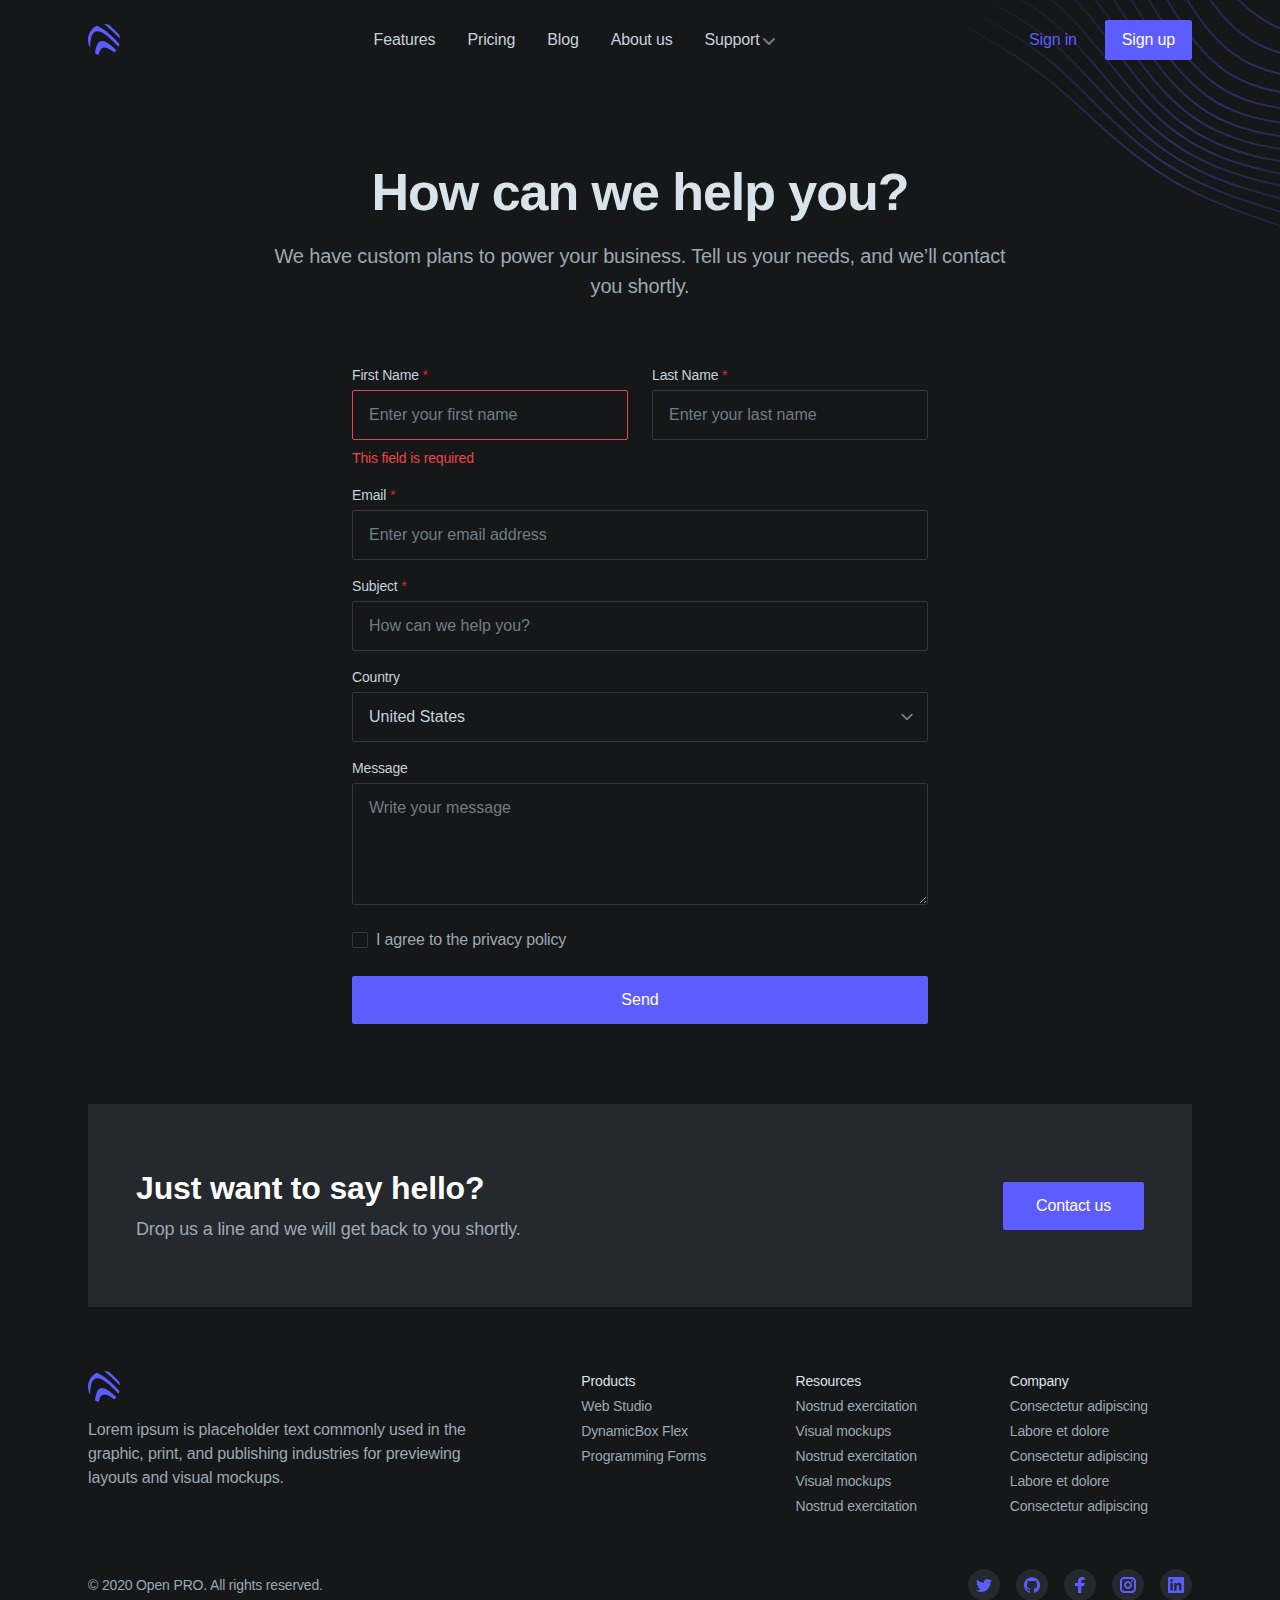
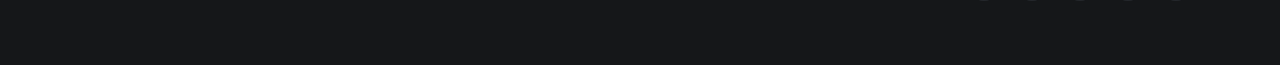
<file: contact.html>
<!DOCTYPE html><html lang="en">
<!-- Mirrored from preview.cruip.com/open-pro/contact.html by HTTrack Website Copier/3.x [XR&CO'2014], Sun, 18 Jul 2021 18:27:04 GMT -->
<head><meta charset="utf-8"><title>Contact - Open PRO Demo</title><meta name="viewport" content="width=device-width,initial-scale=1"><link rel="shortcut icon" href="images/favicons/favicon.ico"><link rel="icon" type="image/png" sizes="16x16" href="images/favicons/favicon-16x16.png"><link rel="icon" type="image/png" sizes="32x32" href="images/favicons/favicon-32x32.png"><link rel="icon" type="image/png" sizes="48x48" href="images/favicons/favicon-48x48.png"><link rel="manifest" href="images/favicons/manifest.json"><meta name="mobile-web-app-capable" content="yes"><meta name="theme-color" content="#fff"><meta name="application-name" content="open-pro-html"><link rel="apple-touch-icon" sizes="57x57" href="images/favicons/apple-touch-icon-57x57.png"><link rel="apple-touch-icon" sizes="60x60" href="images/favicons/apple-touch-icon-60x60.png"><link rel="apple-touch-icon" sizes="72x72" href="images/favicons/apple-touch-icon-72x72.png"><link rel="apple-touch-icon" sizes="76x76" href="images/favicons/apple-touch-icon-76x76.png"><link rel="apple-touch-icon" sizes="114x114" href="images/favicons/apple-touch-icon-114x114.png"><link rel="apple-touch-icon" sizes="120x120" href="images/favicons/apple-touch-icon-120x120.png"><link rel="apple-touch-icon" sizes="144x144" href="images/favicons/apple-touch-icon-144x144.png"><link rel="apple-touch-icon" sizes="152x152" href="images/favicons/apple-touch-icon-152x152.png"><link rel="apple-touch-icon" sizes="167x167" href="images/favicons/apple-touch-icon-167x167.png"><link rel="apple-touch-icon" sizes="180x180" href="images/favicons/apple-touch-icon-180x180.png"><link rel="apple-touch-icon" sizes="1024x1024" href="images/favicons/apple-touch-icon-1024x1024.png"><meta name="apple-mobile-web-app-capable" content="yes"><meta name="apple-mobile-web-app-status-bar-style" content="black-translucent"><meta name="apple-mobile-web-app-title" content="open-pro-html"><link href="style.1da29ca7cebf653459d9.css" rel="stylesheet"></head><body class="rf fj j ft fz"><div class="ng nx ob ut"><header class="av la ll"><div class="og iw up ho"><div class="ng nq rr rj"><div class="ro sc"><a class="nv" href="index-2.html" aria-label="Cruip"><svg class="li rx a_ text-purple-600" viewBox="0 0 32 32" xmlns="http://www.w3.org/2000/svg"><path d="M31.952 14.751a260.51 260.51 0 00-4.359-4.407C23.932 6.734 20.16 3.182 16.171 0c1.634.017 3.21.28 4.692.751 3.487 3.114 6.846 6.398 10.163 9.737.493 1.346.811 2.776.926 4.262zm-1.388 7.883c-2.496-2.597-5.051-5.12-7.737-7.471-3.706-3.246-10.693-9.81-15.736-7.418-4.552 2.158-4.717 10.543-4.96 16.238A15.926 15.926 0 010 16C0 9.799 3.528 4.421 8.686 1.766c1.82.593 3.593 1.675 5.038 2.587 6.569 4.14 12.29 9.71 17.792 15.57-.237.94-.557 1.846-.952 2.711zm-4.505 5.81a56.161 56.161 0 00-1.007-.823c-2.574-2.054-6.087-4.805-9.394-4.044-3.022.695-4.264 4.267-4.97 7.52a15.945 15.945 0 01-3.665-1.85c.366-3.242.89-6.675 2.405-9.364 2.315-4.107 6.287-3.072 9.613-1.132 3.36 1.96 6.417 4.572 9.313 7.417a16.097 16.097 0 01-2.295 2.275z"></path></svg></a></div><nav class="nw hm h_"><ul class="ng rs rt nk nq"><li><a class="fn fm up ua ng nq cu cp cc" href="features.html">Features</a></li><li><a class="fn fm up ua ng nq cu cp cc" href="pricing.html">Pricing</a></li><li><a class="fn fm up ua ng nq cu cp cc" href="blog.html">Blog</a></li><li><a class="fn fm up ua ng nq cu cp cc" href="about.html">About us</a></li><li class="am" x-data="{ open: false }" @mouseenter="open = true" @mouseleave="open = false"><a class="fn fm up ua ng nq cu cp cc" href="#0" aria-haspopup="true" :aria-expanded="open" @focus="open = true" @focusout="open = false" @click.prevent="">Support <svg class="lt rg a_ fi nd st ro" viewBox="0 0 12 12" xmlns="http://www.w3.org/2000/svg"><path d="M10.28 4.305L5.989 8.598 1.695 4.305A1 1 0 00.28 5.72l5 5a1 1 0 001.414 0l5-5a1 1 0 10-1.414-1.414z"></path></svg></a><ul class="lb av ak ab lu _ ua sp nn" x-show="open" x-transition:enter="cu cl cd ly" x-transition:enter-start="ok cn" x-transition:enter-end="oj lz" x-transition:leave="cu cl cd" x-transition:leave-start="oj" x-transition:leave-end="ok" x-cloak=""><li><a class="rc in fr fg ng ua up iu" href="contact.html" @focus="open = true" @focusout="open = false">Contact us</a></li><li><a class="rc in fr fg ng ua up iu" href="help.html" @focus="open = true" @focusout="open = false">Help center</a></li><li><a class="rc in fr fg ng ua up iu" href="404.html" @focus="open = true" @focusout="open = false">404</a></li></ul></li></ul><ul class="ng rs rt nk nq"><li><a class="rc text-purple-600 fm up ul ng nq cu cp cc" href="signin.html">Sign in</a></li><li><a class="r az tr th sf" href="signup.html">Sign up</a></li></ul></nav><div class="hy" x-data="{ expanded: false }"><button class="l" :class="{ 'active': expanded }" @click.stop="expanded = !expanded" aria-controls="mobile-nav" :aria-expanded="expanded"><span class="g">Menu</span> <svg class="lr rw a_ fn fm cu cp cc" viewBox="0 0 24 24" xmlns="http://www.w3.org/2000/svg"><rect y="4" width="24" height="2" rx="1"></rect><rect y="11" width="24" height="2" rx="1"></rect><rect y="18" width="24" height="2" rx="1"></rect></svg></button><nav id="mobile-nav" class="av ak lf ax la up ho ut co cv cc" x-ref="mobileNav" :style="expanded ? 'max-height: ' + $refs.mobileNav.scrollHeight + 'px; opacity: 1' : 'max-height: 0; opacity: .8'" @click.away="expanded = false" @keydown.escape.window="expanded = false" x-cloak=""><ul class="_ up ua"><li><a class="ng fn fm ua" href="features.html">Features</a></li><li><a class="ng fn fm ua" href="pricing.html">Pricing</a></li><li><a class="ng fn fm ua" href="blog.html">Blog</a></li><li><a class="ng fn fm ua" href="about.html">About us</a></li><li class="ua iv nf nc tx"><span class="ng fn ua">Support</span><ul class="uj"><li><a class="in ng rc fr fm ua" href="contact.html">Contact us</a></li><li><a class="in ng rc fr fm ua" href="help.html">Help center</a></li><li><a class="in ng rc fr fm ua" href="404.html">404</a></li></ul></li><li><a class="ng rc la text-purple-600 fm ua rn" href="signin.html">Sign in</a></li><li><a class="rc la ny nq rn nu tg up ua iv nn az tr th cu cp cc" href="signup.html">Sign up</a></li></ul></nav></div></div></div></header><main class="rs"><div class="am og iw rd ap" aria-hidden="true"><svg class="av ay ab ly lj os" width="722" height="320" fill="none" xmlns="http://www.w3.org/2000/svg"><defs><linearGradient id="illustration-01" x1="-4.14" y1="43.12" x2="303.145" y2="391.913" gradientUnits="userSpaceOnUse"><stop stop-color="#5D5DFF" stop-opacity=".01"></stop><stop offset=".538" stop-color="#5D5DFF" stop-opacity=".32"></stop><stop offset="1" stop-color="#5D5DFF" stop-opacity=".01"></stop></linearGradient></defs><path d="M292.512 0h-2.485c4.1 5.637 8.143 10.76 12.185 15.446 9.096 10.552 19.043 19.174 29.583 25.644l1.077.653c10.95 6.545 23.653 11.451 37.755 14.581 10.83 2.404 22.918 4.156 36.801 5.33 1.983.167 4.003.323 6.061.467l8.683.586 13.802.908c7.255.481 14.609.992 21.813 1.59 15.862 1.32 29.664 3.387 42.19 6.323 12.94 3.037 25.656 7.543 37.793 13.392 10.864 5.262 21.212 11.088 33.257 18.156l4.89 2.881 8.261 4.882 8.936 5.294c4.433 2.63 8.802 5.225 13.05 7.75l111.75 66.854-.302 17.311-119.133-71.27-8.026-4.755c-5.739-3.402-11.479-6.804-17.226-10.201l-8.627-5.093-2.22-1.304c-9.734-5.702-20.902-12.052-32.624-17.476-12.24-5.606-25.329-9.783-38.902-12.416-12.707-2.466-26.845-4.136-43.222-5.103-5.134-.304-10.349-.577-15.499-.837l-12.699-.634c-5.501-.278-11.071-.572-16.549-.903-16.278-.983-30.242-2.79-42.691-5.52-13.922-3.054-26.434-7.865-37.189-14.297l-.216-.13c-10.674-6.415-20.743-15.096-29.926-25.804-7.789-9.08-15.45-19.67-23.372-32.305h-2.375c8.231 13.22 16.162 24.228 24.215 33.613 9.087 10.589 19.033 19.232 29.585 25.71l1.05.638c10.95 6.546 23.663 11.436 37.786 14.533 12.543 2.753 26.61 4.574 43 5.565 6.569.396 13.266.739 19.819 1.066l9.412.47c5.157.26 10.38.533 15.519.837 16.294.964 30.346 2.622 42.959 5.07 13.438 2.609 26.375 6.737 38.446 12.27 11.344 5.25 22.063 11.267 34.668 18.686 11.234 6.623 22.437 13.273 33.62 19.911l.134.079L717.605 210.4l-.118 6.611-9.378 5.2-118.373-70.814-5.613-3.333c-6.164-3.66-12.333-7.322-18.511-10.98l-9.728-5.749c-10.269-6.053-22.289-12.98-34.985-18.587-12.052-5.285-25.318-9.17-39.43-11.549-12.67-2.137-26.94-3.58-43.621-4.412a2849 2849 0 00-9.384-.446l-12.33-.569c-7.68-.36-15.464-.752-23.091-1.24-16.073-1.029-29.986-2.919-42.533-5.775-13.463-3.07-25.643-7.76-36.221-13.946l-1.1-.652c-10.681-6.42-20.782-15.045-30.025-25.638-8.423-9.651-16.628-20.952-25.086-34.547-2.86-4.598-5.712-9.285-8.535-13.974h-2.353c3.03 5.04 6.097 10.089 9.174 15.034 8.522 13.69 16.789 25.075 25.276 34.805 9.117 10.456 19.078 19.029 29.623 25.503l1.107.67c10.957 6.551 23.633 11.496 37.678 14.698 12.632 2.88 26.648 4.784 42.85 5.822 7.628.488 15.41.88 23.084 1.24l8.893.411c4.29.197 8.577.395 12.857.607l2.743.143c15.419.84 28.74 2.232 40.645 4.241 13.952 2.352 27.06 6.192 38.957 11.41 11.732 5.179 22.905 11.511 32.637 17.221l2.138 1.258a8484.147 8484.147 0 0118.821 11.139l15.013 8.911 117.373 70.217-15.197 8.425-109.893-65.739a12699.359 12699.359 0 00-33.842-20.079l-2.513-1.48c-10.108-5.938-20.911-12.023-32.56-16.979-11.955-5.048-25.326-8.759-39.741-11.026-12.693-1.997-26.58-3.346-43.705-4.248l-14.663-.763c-9.945-.525-20.054-1.099-29.906-1.866-15.822-1.231-29.613-3.321-42.162-6.387-13.681-3.341-26.103-8.316-36.925-14.783l-.238-.142c-10.726-6.447-20.889-14.965-30.212-25.321-8.603-9.56-16.927-20.658-25.447-33.931-6.08-9.475-12.083-19.349-17.921-29.011h-2.336c1.509 2.496 3.032 5.009 4.56 7.525 2.933 4.83 5.897 9.678 8.894 14.474.465.745.933 1.48 1.401 2.217.278.438.556.875.833 1.315l1.922 3.046.968 1.52c8.573 13.361 16.963 24.544 25.646 34.19 9.188 10.206 19.186 18.655 29.736 25.131l1.174.712c10.991 6.569 23.6 11.619 37.474 15.009 12.661 3.092 26.556 5.198 42.483 6.437 9.865.768 19.977 1.343 29.925 1.868l14.695.766c17.014.891 30.836 2.234 43.498 4.225 14.254 2.242 27.468 5.907 39.272 10.892 12.491 5.314 24.059 11.973 34.838 18.339 11.306 6.68 22.581 13.381 33.836 20.076l108.895 65.144-15.191 8.432-135.199-80.881-3.428-1.983c-9.651-5.569-20.371-11.579-31.743-16.306-11.852-4.927-25.245-8.594-39.809-10.901l-1.755-.272c-11.757-1.794-24.735-3.133-40.57-4.187l-9.563-.627c-11.892-.788-24.004-1.646-35.753-2.81-15.522-1.538-29.148-3.901-41.66-7.223-13.481-3.58-25.829-8.692-36.702-15.191l-.258-.155c-10.768-6.471-21.01-14.855-30.446-24.92-8.819-9.41-17.308-20.236-25.953-33.101-6.81-10.136-13.402-20.596-19.809-30.87l-3.821-6.139A784.13 784.13 0 00213.574 0h-2.377a797.304 797.304 0 014.292 6.818l3.839 6.166c6.435 10.32 13.049 20.813 19.831 30.9 8.707 12.96 17.262 23.87 26.152 33.353 9.273 9.894 19.32 18.185 29.882 24.665l1.256.761c11.03 6.594 23.55 11.777 37.214 15.406 12.614 3.351 26.344 5.732 41.976 7.281 12.999 1.288 26.422 2.201 39.508 3.059l4.682.305 3.533.238c15.49 1.079 28.215 2.449 39.802 4.28 14.392 2.276 27.633 5.899 39.354 10.771 12.615 5.243 24.474 12.113 34.925 18.167l.004.002 134.169 80.265-15.194 8.418-126.705-75.799-3.424-1.993c-9.642-5.598-20.351-11.637-31.706-16.377-11.784-4.92-25.128-8.664-39.66-11.129l-1.632-.273c-11.217-1.848-23.778-3.36-39.208-4.72l-2.278-.198c-5.128-.438-10.212-.88-15.25-1.341l-2.682-.248c-2.236-.209-4.461-.424-6.679-.644a922.679 922.679 0 01-9.956-1.044 621.162 621.162 0 01-4.88-.56l-4.086-.492c-15.234-1.908-28.673-4.582-41.088-8.177-13.282-3.846-25.55-9.105-36.465-15.627-10.916-6.535-21.343-14.825-30.979-24.662-9.015-9.203-17.69-19.72-26.52-32.151a645.536 645.536 0 01-3.61-5.142c-5.904-8.495-11.711-17.27-17.283-25.798l-4.663-7.147c-4.16-6.357-8.022-12.084-11.691-17.333h-2.443c4.089 5.816 8.415 12.229 13.13 19.453l3.563 5.466c5.831 8.932 11.941 18.178 18.228 27.198 1.046 1.5 2.093 2.99 3.144 4.468 8.888 12.517 17.629 23.112 26.722 32.393 9.373 9.567 19.481 17.695 30.065 24.181l1.317.797c11.061 6.612 23.487 11.938 36.933 15.832 12.515 3.624 26.057 6.32 41.397 8.24l1.647.192a658.952 658.952 0 0011.469 1.303c1.956.208 3.919.409 5.89.604l3.27.32 4.723.446 1.443.133c3.766.343 7.545.681 11.352 1.012l6.086.526c16.116 1.42 29.094 3.007 40.683 4.973 14.384 2.439 27.58 6.14 39.227 11.002 12.623 5.268 24.453 12.169 34.883 18.253l.003.002 125.701 75.197-15.191 8.422-118.241-70.735-4.584-2.679c-9.331-5.431-19.619-11.216-30.431-15.858-11.836-5.081-24.695-8.904-39.315-11.688l-1.55-.292c-11.408-2.121-23.837-3.9-39.899-5.712l-5.712-.642c-11.977-1.355-25.348-2.954-38.236-4.945-14.942-2.308-28.187-5.309-40.496-9.175-13.07-4.103-25.259-9.506-36.226-16.063l-.274-.164-1.352-.84-.226-.139c-.759-.466-1.517-.932-2.272-1.416-7.736-4.973-15.239-10.75-22.381-17.235a45.03 45.03 0 00-.466-.418 45.818 45.818 0 01-.619-.558l-.245-.232a184.96 184.96 0 01-3.418-3.247c-9.21-8.984-18.082-19.176-27.125-31.162l-1.507-2.007c-7.269-9.72-14.35-19.8-22.529-31.663l-2.095-3.036C191.451 18.119 184.439 8.547 177.667 0h-2.657l.351.44c6.939 8.712 14.099 18.463 22.92 31.212l4.604 6.67c7.71 11.14 14.515 20.748 21.574 30.104 9.105 12.066 18.043 22.332 27.324 31.388a182.785 182.785 0 006.033 5.607c.197.175.393.352.589.53.294.266.588.532.886.791l.924.784c6.103 5.256 12.444 10.01 18.967 14.195a154.57 154.57 0 002.946 1.835l.107.065 1.171.728c11.104 6.637 23.436 12.104 36.656 16.252 12.403 3.897 25.745 6.921 40.788 9.244 11.799 1.824 23.991 3.318 35.153 4.597l9.965 1.126c16.237 1.849 28.714 3.668 40.21 5.857 14.466 2.752 27.19 6.533 38.9 11.561 12.537 5.383 24.361 12.314 34.787 18.427l117.21 70.118-15.191 8.421L512.24 204.3l-3.584-2.109c-10.661-6.26-20.553-11.929-31.029-17.158a246.546 246.546 0 00-39.045-12.038l-1.519-.33c-10.674-2.296-22.3-4.33-37.111-6.49l-8.817-1.268c-11.414-1.652-24.095-3.579-36.516-5.887-14.656-2.725-27.709-6.054-39.904-10.176-12.886-4.357-24.999-9.899-36.003-16.476l-.252-.152c-.387-.233-.773-.475-1.159-.716l-.612-.381-1.432-.881a77.05 77.05 0 01-.713-.449 185.943 185.943 0 01-17.595-12.766l-2.244-1.846a43.697 43.697 0 01-.657-.567c-.152-.133-.304-.266-.458-.398a196.7 196.7 0 01-6.393-5.701c-9.373-8.753-18.441-18.622-27.72-30.171-8.247-10.263-16.376-21.13-23.997-31.474l-1.625-2.207c-10.181-13.846-18.17-24.081-25.906-33.187A247.583 247.583 0 00157.567 0h-2.792c4.039 4.13 7.93 8.395 11.652 12.773l1.479 1.75c6.919 8.238 14.145 17.51 23.055 29.582l1.284 1.744c8.079 10.986 16.779 22.68 25.673 33.749 9.322 11.602 18.452 21.539 27.917 30.379 9.896 9.246 20.49 17.285 31.493 23.898l.36.215c11.126 6.65 23.368 12.253 36.39 16.654 12.285 4.153 25.427 7.505 40.177 10.246 12.72 2.362 25.519 4.317 40.669 6.488l1.523.217c17.103 2.446 29.966 4.684 41.708 7.257a244.644 244.644 0 0138.692 11.929c11.568 5.779 22.862 12.355 34.371 19.142l108.742 65.054-15.19 8.421-101.26-60.575-3.468-2.05a1552.578 1552.578 0 00-6.779-3.978l-2.69-1.566-1.575-.908-2.67-1.532c-5.735-3.273-11.4-6.398-17.219-9.413l-.066-.032c-12.547-5.416-25.459-9.837-38.379-13.139l-2.233-.563c-10.238-2.551-21.443-4.901-35.655-7.477l-9.452-1.694c-1.537-.277-3.051-.552-4.545-.825l-3.732-.687-2.514-.469-3.59-.676-1.796-.344-3.274-.636-1.95-.384-3.295-.658-1.788-.366-3.524-.728c-.949-.199-1.894-.405-2.84-.608l-.591-.126c-.539-.115-1.078-.229-1.615-.347-14.382-3.144-27.244-6.797-39.322-11.163a218.82 218.82 0 01-9.406-3.645c-9.169-3.803-17.92-8.182-26.125-13.066l-.279-.162c-9.917-5.981-19.604-12.98-28.777-20.894l-1.144-.994-.654-.57c-.389-.338-.778-.676-1.163-1.02-9.55-8.551-18.812-18.102-28.316-29.201-8.47-9.886-16.85-20.337-24.714-30.283l-3.029-3.833c-9.828-12.4-17.695-21.758-25.346-30.158-7.939-8.71-16.62-17.003-25.89-24.728h-3.138c9.865 8.07 19.126 16.835 27.547 26.073l1.013 1.116c7.109 7.86 14.507 16.678 23.615 28.146l5.354 6.767c7.38 9.31 15.181 18.996 23.065 28.2 9.568 11.168 18.891 20.782 28.501 29.389.324.29.652.575.98.86l.6.522.579.51c.552.486 1.104.973 1.662 1.45l.286.24c8.422 7.173 17.248 13.598 26.321 19.144l1.441.872.463.272c8.276 4.93 17.114 9.352 26.381 13.194a220.411 220.411 0 009.496 3.683c12.134 4.391 25.079 8.065 39.575 11.235l1.099.236 3.958.844 1.705.353c1.208.251 2.418.502 3.637.749l3.247.648 2.677.527 3.178.614 3.25.617 2.998.563 4.977.917 5.067.919 8.782 1.575c15.209 2.756 26.956 5.251 37.752 8.01 12.776 3.264 25.577 7.645 38.047 13.024l1.904 1 .789.414c.531.278 1.063.557 1.591.839l1.105.598c1.069.574 2.137 1.148 3.2 1.73l1.089.604.006.003c1.053.581 2.107 1.162 3.159 1.751l1.608.91c.877.493 1.753.986 2.628 1.485l3.042 1.748 2.079 1.202c4.012 2.329 8.022 4.698 12.057 7.091l100.266 59.981-15.19 8.422-92.779-55.501c-10.863-6.503-22.453-13.383-34.263-19.76-11.843-5.511-24.426-10.458-37.446-14.719-12.293-3.312-25.504-6.48-40.387-9.682l-4.924-1.062c-11.569-2.504-23.679-5.197-35.642-8.211-14.103-3.551-26.783-7.514-38.762-12.117-12.569-4.829-24.546-10.625-35.596-17.23-11.007-6.555-21.797-14.378-31.99-23.144-9.691-8.335-19.142-17.58-28.897-28.263-8.313-9.103-16.341-18.416-23.934-27.33l-5.251-6.169c-9.047-10.589-17.348-19.903-25.346-28.435-9.762-9.395-19.915-18.108-30.223-25.931-5.842-3.907-11.708-7.64-17.952-11.493h-3.842c7.293 4.462 13.996 8.696 20.624 13.13 10.231 7.766 20.324 16.427 29.962 25.706l1.775 1.9c7.715 8.294 15.754 17.361 24.482 27.613l5.88 6.91c7.932 9.29 15.017 17.432 22.341 25.455 9.833 10.764 19.341 20.065 29.07 28.432a240.266 240.266 0 0015.696 12.406c.753.545 1.51 1.077 2.268 1.61l.378.266 1.303.923c.887.614 1.779 1.213 2.671 1.811l.142.095 1.279.865.93.603.931.6.407.263c.673.437 1.347.873 2.024 1.299l.436.268c1.113.698 2.228 1.391 3.349 2.065l.453.271c11.169 6.669 23.249 12.517 35.904 17.38 12.032 4.626 24.787 8.613 38.991 12.187 12.789 3.22 26.028 6.14 37.738 8.667l2.894.624c14.849 3.194 28.027 6.353 40.236 9.643 12.907 4.223 25.405 9.136 37.149 14.602 11.083 5.989 21.888 12.372 32.07 18.466l93.812 56.122-15.191 8.421-84.3-50.429c-10.283-6.155-20.389-12.172-30.664-17.976l-3.474-1.95c-11.758-5.82-24.11-11.14-36.755-15.829-11.699-3.754-24.048-7.317-37.696-10.878l-8.257-2.141c-10.959-2.847-22.15-5.798-33.191-8.973-13.907-3.999-26.402-8.276-38.201-13.075-11.934-4.857-23.372-10.492-34.022-16.762l-1.878-1.116c-10.885-6.542-21.554-14.117-31.716-22.519-9.807-8.105-19.447-17.042-29.472-27.323l-1.878-1.931c-7.8-8.046-15.334-16.143-24.014-25.537l-2.106-2.28c-9.989-10.819-19.25-20.356-28.345-29.185-9.967-8.87-20.342-17.2-30.88-24.79-10.291-6.67-20.91-13.102-31.01-19.154L71.17 0h-3.91l12.012 7.186c10.623 6.356 21.932 13.164 33.066 20.378 10.437 7.52 20.76 15.807 30.647 24.604 9.031 8.771 18.267 18.282 28.237 29.077l4.565 4.94c7.373 7.969 15.399 16.577 23.471 24.848 10.079 10.334 19.771 19.32 29.627 27.469 10.238 8.463 20.983 16.092 31.947 22.682l.512.307c11.127 6.651 23.132 12.612 35.68 17.72 11.863 4.828 24.424 9.129 38.401 13.143 13.393 3.846 27.415 7.479 39.784 10.683l3.168.827c13.095 3.443 24.943 6.873 36.091 10.45 12.542 4.652 24.829 9.943 36.478 15.707 11.436 6.383 22.627 13.042 34.038 19.872l83.312 49.837-15.188 8.419-83.375-49.87c-8.949-5.339-17.01-10.109-25.31-14.885l-1.167-.669a445.552 445.552 0 00-36.095-16.888c-12.157-4.498-25.091-8.851-38.44-12.94l-12.683-3.877c-3.222-.987-6.465-1.985-9.711-2.992a1326.146 1326.146 0 01-16.497-5.223c-13.752-4.464-26.065-9.053-37.641-14.029-12.329-5.297-24.177-11.33-35.222-17.93-11.016-6.575-21.952-14.167-32.423-22.488l-.885-.709-.885-.715c-8.445-6.798-16.887-14.192-25.668-22.487l-1.74-1.647-.875-.833c-6.61-6.333-13.23-12.856-19.721-19.291l-9.127-9.06c-9.831-9.756-19.681-19.025-29.305-27.578a450.321 450.321 0 00-31.508-23.698l-1.346-.838c-9.307-5.829-18.72-11.514-28.315-17.26L37.99 0h-3.896l36.507 21.838c7.908 4.73 15.682 9.398 23.36 14.11l2.923 1.805 2.914 1.81c.417.26.836.52 1.254.778.894.554 1.789 1.109 2.679 1.668a448.243 448.243 0 0131.305 23.547c9.573 8.506 19.396 17.751 29.196 27.478l9.203 9.136c6.472 6.417 13.074 12.923 19.671 19.24l1.028.976 1.024.969c8.639 8.189 16.952 15.511 25.26 22.246l1.247 1.006.674.544c.32.258.639.517.959.771 10.037 7.981 20.471 15.299 31.122 21.728l1.526.914c11.118 6.645 23.049 12.719 35.457 18.052 11.634 5 24.004 9.611 37.814 14.094 2.744.89 5.505 1.773 8.274 2.649 1.479.467 2.962.927 4.443 1.389l1.234.387c.824.259 1.649.518 2.474.774 3.406 1.057 6.809 2.104 10.189 3.139l12.309 3.763c13.313 4.078 26.21 8.418 38.296 12.889a446.07 446.07 0 0135.864 16.78c9.992 5.735 19.775 11.549 30.386 17.895l78.389 46.892-15.194 8.425-77.43-46.317a3615.384 3615.384 0 00-23.849-14.143 535.697 535.697 0 00-35.491-17.853c-11.788-4.911-24.05-9.655-37.499-14.509l-13.016-4.542c-8.326-2.912-16.772-5.887-25.069-8.901-13.567-4.932-25.698-9.833-37.086-14.982-12.204-5.519-23.993-11.665-35.041-18.267a351.216 351.216 0 01-32.639-22.173c-9.931-7.588-19.948-15.916-30.627-25.458-8.047-7.191-16.135-14.595-24.017-21.83l-5.649-5.187c-10.488-9.436-20.367-17.939-30.228-26.016a533.817 533.817 0 00-32.08-22.7l-2.994-1.831C82.682 46.58 72.182 40.299 62.823 34.704L4.807 0H.912L72.92 43.08A2667.18 2667.18 0 0195.09 56.503a531.987 531.987 0 0131.911 22.578c9.808 8.036 19.665 16.519 30.123 25.928l2.765 2.54c8.788 8.069 17.874 16.411 26.914 24.489 10.716 9.576 20.773 17.935 30.744 25.556 9.896 7.563 20.119 14.569 30.425 20.849l2.402 1.451c11.113 6.641 22.97 12.822 35.243 18.372 11.435 5.17 23.613 10.091 37.228 15.04 8.306 3.017 16.758 5.995 25.089 8.908l13.009 4.54c13.408 4.839 25.642 9.572 37.368 14.457a533.965 533.965 0 0135.304 17.759l2.985 1.755a4160.789 4160.789 0 0122.852 13.576L535.843 320l17.217-9.546.008.005 19.242-10.667-.003-.002 17.213-9.543-.004-.002 17.241-9.558-.003-.002 17.212-9.543-.001-.001 15.193-8.424.015.009 19.243-10.669-.017-.011 15.2-8.423.012.007 19.242-10.679-.011-.007 15.214-8.434.015.009 11.395-6.319.158-8.949-.032-.019.302-17.325.02.012.384-21.951-.018-.01.304-17.347.017.011.383-21.951-.005-.003.302-17.333.004.002.382-21.95-.011-.007.344-19.635L602.072 0h-3.894L719.98 72.867l-.303 17.33-102.535-61.341-7.049-4.107-7.64-4.461c-4.239-2.476-8.479-4.953-12.725-7.424l-6.674-3.872-2.309-1.327A778.468 778.468 0 00567.066 0h-4.202c5.968 3.215 12.285 6.749 19.184 10.726a4181.24 4181.24 0 0113.15 7.649l7.533 4.4c4.465 2.608 8.928 5.216 13.385 7.806l103.532 61.937-.302 17.328-110.945-66.372-19.166-11.105a2476.893 2476.893 0 00-15.007-8.622c-12.604-7.122-24.165-13.031-35.347-18.067A373.292 373.292 0 00525.486 0h-5.465a376.339 376.339 0 0118.035 7.506c11.125 5.01 22.633 10.892 35.182 17.984A2660.44 2660.44 0 01590.989 35.7l12.877 7.464 3.517 2.034 111.918 66.953-.302 17.334-119.342-71.396-12.521-7.206c-7.176-4.127-14.49-8.302-21.782-12.332-12.421-6.827-24.185-12.421-35.962-17.105-1.516-.6-3.046-1.19-4.589-1.77-10.806-4.067-22.282-7.67-34.189-10.734-9.091-2.324-18.353-4.392-27.412-6.295-3.021-.635-6.02-1.253-8.982-1.854L450.3 0h-9.853c2.507.54 5.097 1.08 7.781 1.623l1.19.24c13.106 2.628 27.11 5.54 40.699 9.015a370.4 370.4 0 015.046 1.338c11.707 3.197 22.952 6.92 33.492 11.09 11.72 4.662 23.408 10.222 35.735 16.996 6.44 3.562 12.9 7.237 19.266 10.89l14.983 8.622 120.325 71.983-.302 17.335-93.969-56.217-10.422-6.176c-4.801-2.849-9.609-5.696-14.422-8.543-1.202-.711-2.402-1.423-3.602-2.135a2375.985 2375.985 0 00-5.41-3.203l-3.604-2.12c-9.694-5.69-20.038-11.642-30.765-17.346-12.322-6.525-24.316-11.757-36.67-15.989-12.4-4.23-25.9-7.693-40.126-10.298-13.015-2.383-26.346-4.282-39.321-6.094l-2.987-.417c-16.378-2.284-29.489-4.811-41.267-7.95C384.335 9.511 373.496 5.264 363.804 0h-4.102c10.613 6.161 22.673 11.065 35.873 14.583 11.859 3.16 25.047 5.7 41.505 7.996l5.978.835c12.006 1.685 24.268 3.47 36.248 5.662 14.127 2.587 27.533 6.027 39.839 10.223 12.25 4.2 24.15 9.388 36.378 15.866 12.032 6.395 23.592 13.114 34.293 19.42l9.022 5.336c4.807 2.844 9.613 5.69 14.41 8.537l9.203 5.462 96.153 57.517-.304 17.337-91.088-54.493-1.005-.6-10.289-6.156-.864-.513c-7.208-4.278-14.418-8.556-21.639-12.828l-11.341-6.697-3.644-2.139c-9.796-5.733-20.213-11.667-30.881-17.1-12.225-6.18-24.819-11.15-37.435-14.772-12.55-3.585-26.099-6.252-41.42-8.152-10.731-1.331-21.784-2.408-32.573-3.433l-10.945-1.038c-16.544-1.586-29.916-3.67-42.083-6.562-13.402-3.188-25.541-7.93-36.101-14.107l-1.089-.646C337.306 14.371 329.064 7.818 321.325 0h-2.798c7.986 8.28 16.517 15.224 25.435 20.699l1.109.672c10.943 6.546 23.582 11.549 37.567 14.87 12.256 2.912 25.714 5.011 42.354 6.606l14.532 1.381c9.629.922 19.412 1.904 28.931 3.085 15.215 1.886 28.665 4.534 41.116 8.09 12.489 3.584 24.966 8.509 37.081 14.633 10.619 5.409 21.008 11.325 30.779 17.044l3.696 2.17c10.23 6.033 20.434 12.084 30.622 18.128l106.529 63.712-.304 17.339-110.852-66.315c-4.859-2.885-9.723-5.77-14.591-8.654l-19.185-11.345-2.584-1.516c-11.514-6.739-21.542-12.354-32.112-17.48-12.288-5.92-25.144-10.475-38.208-13.537-12.624-2.959-26.519-5.042-42.481-6.368-7.233-.602-14.611-1.115-21.889-1.597l-13.793-.907-8.66-.584a425.314 425.314 0 01-6.015-.464c-13.793-1.166-25.794-2.905-36.536-5.29-13.526-3.002-25.737-7.657-36.307-13.84l-1.039-.616c-10.685-6.422-20.774-15.094-29.988-25.776-3.723-4.317-7.449-9.01-11.222-14.14z" fill="url(#illustration-01)"></path></svg></div><section class="am"><div class="og iw up ho am"><div class="af ai de pz"><div class="om iw aq ai p_"><h1 class="h1 sh" data-aos="fade-up">How can we help you?</h1><p class="ii fr" data-aos="fade-up" data-aos-delay="200">We have custom plans to power your business. Tell us your needs, and we’ll contact you shortly.</p></div><form class="od iw"><div class="ng nk iq sh"><div class="la da uc sh pn"><label class="nv fn in rc se" for="first-name">First Name <span class="fu">*</span></label> <input id="first-name" class="s la fn tj tz" placeholder="Enter your first name" required=""><p class="fo in sn">This field is required</p></div><div class="la da uc"><label class="nv fn in rc se" for="last-name">Last Name <span class="fu">*</span></label> <input id="last-name" class="s la fn" placeholder="Enter your last name" required=""></div></div><div class="ng nk iq sh"><div class="la uc"><label class="nv fn in rc se" for="email">Email <span class="fu">*</span></label> <input id="email" type="email" class="s la fn" placeholder="Enter your email address" required=""></div></div><div class="ng nk iq sh"><div class="la uc"><label class="nv fn in rc se" for="subject">Subject <span class="fu">*</span></label> <input id="subject" class="s la fn" placeholder="How can we help you?" required=""></div></div><div class="ng nk iq sh"><div class="la uc"><label class="nv fn in rc se" for="country">Country</label> <select id="country" class="a la fn"><option>United States</option><option>United Kingdom</option><option>Germany</option></select></div></div><div class="ng nk iq sh"><div class="la uc"><label class="nv fn in rc se" for="message">Message</label> <textarea id="message" rows="4" class="f la fn" placeholder="Write your message"></textarea></div></div><div class="ng nk iq sh"><div class="la uc"><label class="ng nq"><input type="checkbox" class="i"> <span class="fr ss">I agree to the privacy policy</span></label></div></div><div class="ng nk iq sd"><div class="la uc"><button class="n az tr th la">Send</button></div></div></form></div></div></section><section><div class="og iw up ho"><div class="_ uy ug pm pv"><div class="ng nx vs rr nq"><div class="sm vl va aq vx vk"><h3 class="h3 az si">Just want to say hello?</h3><p class="fr ir">Drop us a line and we will get back to you shortly.</p></div><div class="la vj ng rn vo"><a class="n az tr th" href="#0">Contact us</a></div></div></div></div></section></main><footer><div class="ub pm"><div class="og iw up ho"><div class="nb dy ld mt sy ps"><div class="db mi"><div class="si"><a class="nm" href="index-2.html" aria-label="Cruip"><svg class="li rx a_ text-purple-600" viewBox="0 0 32 32" xmlns="http://www.w3.org/2000/svg"><path d="M31.952 14.751a260.51 260.51 0 00-4.359-4.407C23.932 6.734 20.16 3.182 16.171 0c1.634.017 3.21.28 4.692.751 3.487 3.114 6.846 6.398 10.163 9.737.493 1.346.811 2.776.926 4.262zm-1.388 7.883c-2.496-2.597-5.051-5.12-7.737-7.471-3.706-3.246-10.693-9.81-15.736-7.418-4.552 2.158-4.717 10.543-4.96 16.238A15.926 15.926 0 010 16C0 9.799 3.528 4.421 8.686 1.766c1.82.593 3.593 1.675 5.038 2.587 6.569 4.14 12.29 9.71 17.792 15.57-.237.94-.557 1.846-.952 2.711zm-4.505 5.81a56.161 56.161 0 00-1.007-.823c-2.574-2.054-6.087-4.805-9.394-4.044-3.022.695-4.264 4.267-4.97 7.52a15.945 15.945 0 01-3.665-1.85c.366-3.242.89-6.675 2.405-9.364 2.315-4.107 6.287-3.072 9.613-1.132 3.36 1.96 6.417 4.572 9.313 7.417a16.097 16.097 0 01-2.295 2.275z"></path></svg></a></div><div class="fr">Lorem ipsum is placeholder text commonly used in the graphic, print, and publishing industries for previewing layouts and visual mockups.</div></div><div class="dk mo nb hc ld"><div class="in"><h6 class="ft rc se">Products</h6><ul><li class="se"><a class="fr fv cu cp cc" href="#0">Web Studio</a></li><li class="se"><a class="fr fv cu cp cc" href="#0">DynamicBox Flex</a></li><li class="se"><a class="fr fv cu cp cc" href="#0">Programming Forms</a></li></ul></div><div class="in"><h6 class="ft rc se">Resources</h6><ul><li class="se"><a class="fr fv cu cp cc" href="#0">Nostrud exercitation</a></li><li class="se"><a class="fr fv cu cp cc" href="#0">Visual mockups</a></li><li class="se"><a class="fr fv cu cp cc" href="#0">Nostrud exercitation</a></li><li class="se"><a class="fr fv cu cp cc" href="#0">Visual mockups</a></li><li class="se"><a class="fr fv cu cp cc" href="#0">Nostrud exercitation</a></li></ul></div><div class="in"><h6 class="ft rc se">Company</h6><ul><li class="se"><a class="fr fv cu cp cc" href="#0">Consectetur adipiscing</a></li><li class="se"><a class="fr fv cu cp cc" href="#0">Labore et dolore</a></li><li class="se"><a class="fr fv cu cp cc" href="#0">Consectetur adipiscing</a></li><li class="se"><a class="fr fv cu cp cc" href="#0">Labore et dolore</a></li><li class="se"><a class="fr fv cu cp cc" href="#0">Consectetur adipiscing</a></li></ul></div></div></div><div class="hm hw hx"><ul class="ng sh hq pr pn"><li><a class="ng rn nq text-purple-600 _ fv tc nr cu cp cc" href="#0" aria-label="Twitter"><svg class="li rx a_" viewBox="0 0 32 32" xmlns="http://www.w3.org/2000/svg"><path d="M24 11.5c-.6.3-1.2.4-1.9.5.7-.4 1.2-1 1.4-1.8-.6.4-1.3.6-2.1.8-.6-.6-1.5-1-2.4-1-1.7 0-3.2 1.5-3.2 3.3 0 .3 0 .5.1.7-2.7-.1-5.2-1.4-6.8-3.4-.3.5-.4 1-.4 1.7 0 1.1.6 2.1 1.5 2.7-.5 0-1-.2-1.5-.4 0 1.6 1.1 2.9 2.6 3.2-.3.1-.6.1-.9.1-.2 0-.4 0-.6-.1.4 1.3 1.6 2.3 3.1 2.3-1.1.9-2.5 1.4-4.1 1.4H8c1.5.9 3.2 1.5 5 1.5 6 0 9.3-5 9.3-9.3v-.4c.7-.5 1.3-1.1 1.7-1.8z"></path></svg></a></li><li class="sp"><a class="ng rn nq text-purple-600 _ fv tc nr cu cp cc" href="#0" aria-label="Github"><svg class="li rx a_" viewBox="0 0 32 32" xmlns="http://www.w3.org/2000/svg"><path d="M16 8.2c-4.4 0-8 3.6-8 8 0 3.5 2.3 6.5 5.5 7.6.4.1.5-.2.5-.4V22c-2.2.5-2.7-1-2.7-1-.4-.9-.9-1.2-.9-1.2-.7-.5.1-.5.1-.5.8.1 1.2.8 1.2.8.7 1.3 1.9.9 2.3.7.1-.5.3-.9.5-1.1-1.8-.2-3.6-.9-3.6-4 0-.9.3-1.6.8-2.1-.1-.2-.4-1 .1-2.1 0 0 .7-.2 2.2.8.6-.2 1.3-.3 2-.3s1.4.1 2 .3c1.5-1 2.2-.8 2.2-.8.4 1.1.2 1.9.1 2.1.5.6.8 1.3.8 2.1 0 3.1-1.9 3.7-3.7 3.9.3.4.6.9.6 1.6v2.2c0 .2.1.5.6.4 3.2-1.1 5.5-4.1 5.5-7.6-.1-4.4-3.7-8-8.1-8z"></path></svg></a></li><li class="sp"><a class="ng rn nq text-purple-600 _ fv tc nr cu cp cc" href="#0" aria-label="Facebook"><svg class="li rx a_" viewBox="0 0 32 32" xmlns="http://www.w3.org/2000/svg"><path d="M14.023 24L14 17h-3v-3h3v-2c0-2.7 1.672-4 4.08-4 1.153 0 2.144.086 2.433.124v2.821h-1.67c-1.31 0-1.563.623-1.563 1.536V14H21l-1 3h-2.72v7h-3.257z"></path></svg></a></li><li class="sp"><a class="ng rn nq text-purple-600 _ fv tc nr cu cp cc" href="#0" aria-label="Instagram"><svg class="li rx a_" viewBox="0 0 32 32" xmlns="http://www.w3.org/2000/svg"><circle cx="20.145" cy="11.892" r="1"></circle><path d="M16 20c-2.206 0-4-1.794-4-4s1.794-4 4-4 4 1.794 4 4-1.794 4-4 4zm0-6c-1.103 0-2 .897-2 2s.897 2 2 2 2-.897 2-2-.897-2-2-2z"></path><path d="M20 24h-8c-2.056 0-4-1.944-4-4v-8c0-2.056 1.944-4 4-4h8c2.056 0 4 1.944 4 4v8c0 2.056-1.944 4-4 4zm-8-14c-.935 0-2 1.065-2 2v8c0 .953 1.047 2 2 2h8c.935 0 2-1.065 2-2v-8c0-.935-1.065-2-2-2h-8z"></path></svg></a></li><li class="sp"><a class="ng rn nq text-purple-600 _ fv tc nr cu cp cc" href="#0" aria-label="Linkedin"><svg class="li rx a_" viewBox="0 0 32 32" xmlns="http://www.w3.org/2000/svg"><path d="M23.3 8H8.7c-.4 0-.7.3-.7.7v14.7c0 .3.3.6.7.6h14.7c.4 0 .7-.3.7-.7V8.7c-.1-.4-.4-.7-.8-.7zM12.7 21.6h-2.3V14h2.4v7.6h-.1zM11.6 13c-.8 0-1.4-.7-1.4-1.4 0-.8.6-1.4 1.4-1.4.8 0 1.4.6 1.4 1.4-.1.7-.7 1.4-1.4 1.4zm10 8.6h-2.4v-3.7c0-.9 0-2-1.2-2s-1.4 1-1.4 2v3.8h-2.4V14h2.3v1c.3-.6 1.1-1.2 2.2-1.2 2.4 0 2.8 1.6 2.8 3.6v4.2h.1z"></path></svg></a></li></ul><div class="fr in sc">© 2020 Open PRO. All rights reserved.</div></div></div></div></footer></div><script src="main.a2be491ab1f185ec6c9c.js"></script><script async src='https://www.googletagmanager.com/gtag/js?id=UA-125021779-1'></script><script>window.dataLayer = window.dataLayer || [];function gtag(){dataLayer.push(arguments);}gtag('js', new Date());gtag('config', 'UA-125021779-1', { 'anonymize_ip': true });</script><script>console.log("%cImportant!", "color: blue; font-size: x-large");console.log("%cThe page you are viewing is for demo purposes only. CSS and HTML have been minified and class names have been shortened to improve the page load time. Download our templates from https://cruip.com/ 😉", "font-size: large");</script><script>const pagesList = [{"name":"Home","url":"https://preview.cruip.com/open-pro/index.html","active":false},{"name":"Features","url":"https://preview.cruip.com/open-pro/features.html","active":false},{"name":"Pricing","url":"https://preview.cruip.com/open-pro/pricing.html","active":false},{"name":"Blog","url":"https://preview.cruip.com/open-pro/blog.html","active":false},{"name":"Blog Post","url":"https://preview.cruip.com/open-pro/blog-post.html","active":false},{"name":"About us","url":"https://preview.cruip.com/open-pro/about.html","active":false},{"name":"Contact us","url":"https://preview.cruip.com/open-pro/contact.html","active":true},{"name":"Help center","url":"https://preview.cruip.com/open-pro/help.html","active":false},{"name":"404","url":"https://preview.cruip.com/open-pro/404.html","active":false},{"name":"Sign in","url":"https://preview.cruip.com/open-pro/signin.html","active":false},{"name":"Sign up","url":"https://preview.cruip.com/open-pro/signup.html","active":false},{"name":"Reset password","url":"https://preview.cruip.com/open-pro/reset-password.html","active":false}];if(window != top){window.parent.postMessage(pagesList, "https://cruip.com/")};</script></body>
<!-- Mirrored from preview.cruip.com/open-pro/contact.html by HTTrack Website Copier/3.x [XR&CO'2014], Sun, 18 Jul 2021 18:27:04 GMT -->
</html>
</file>
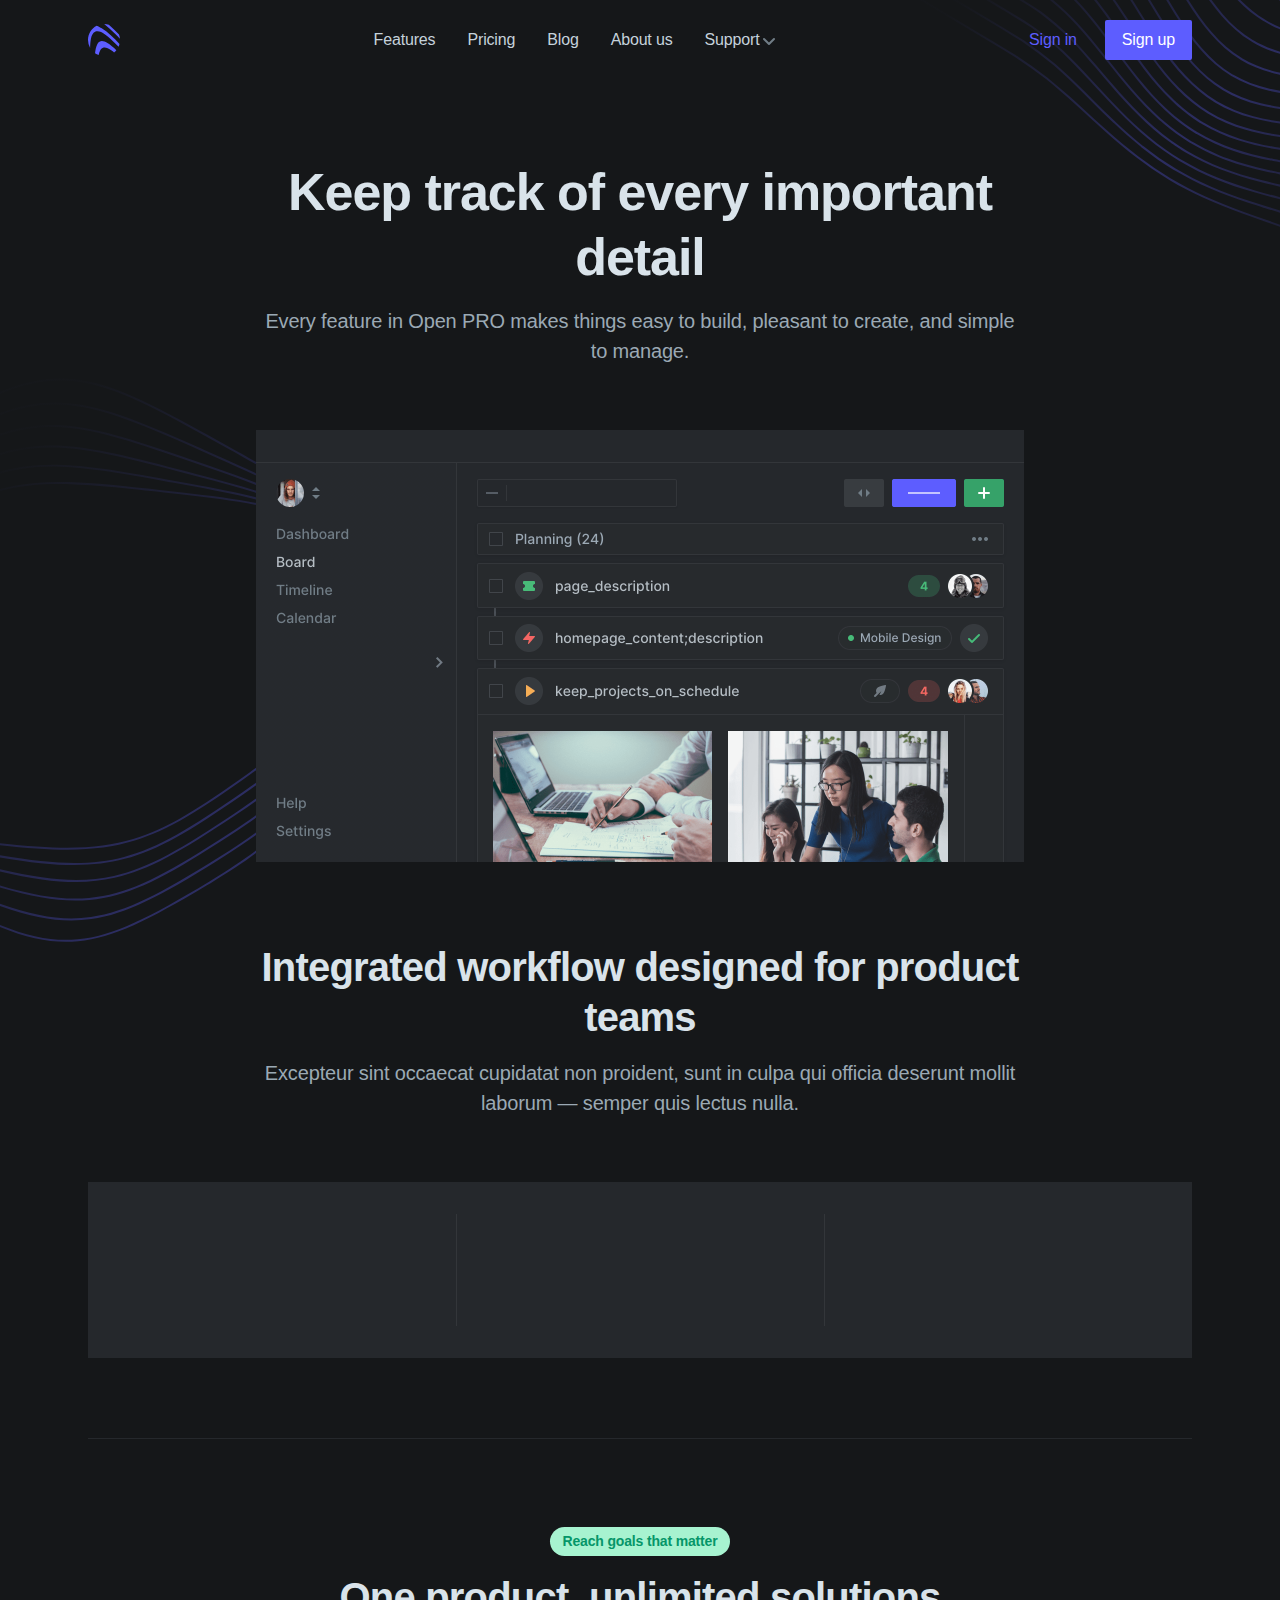
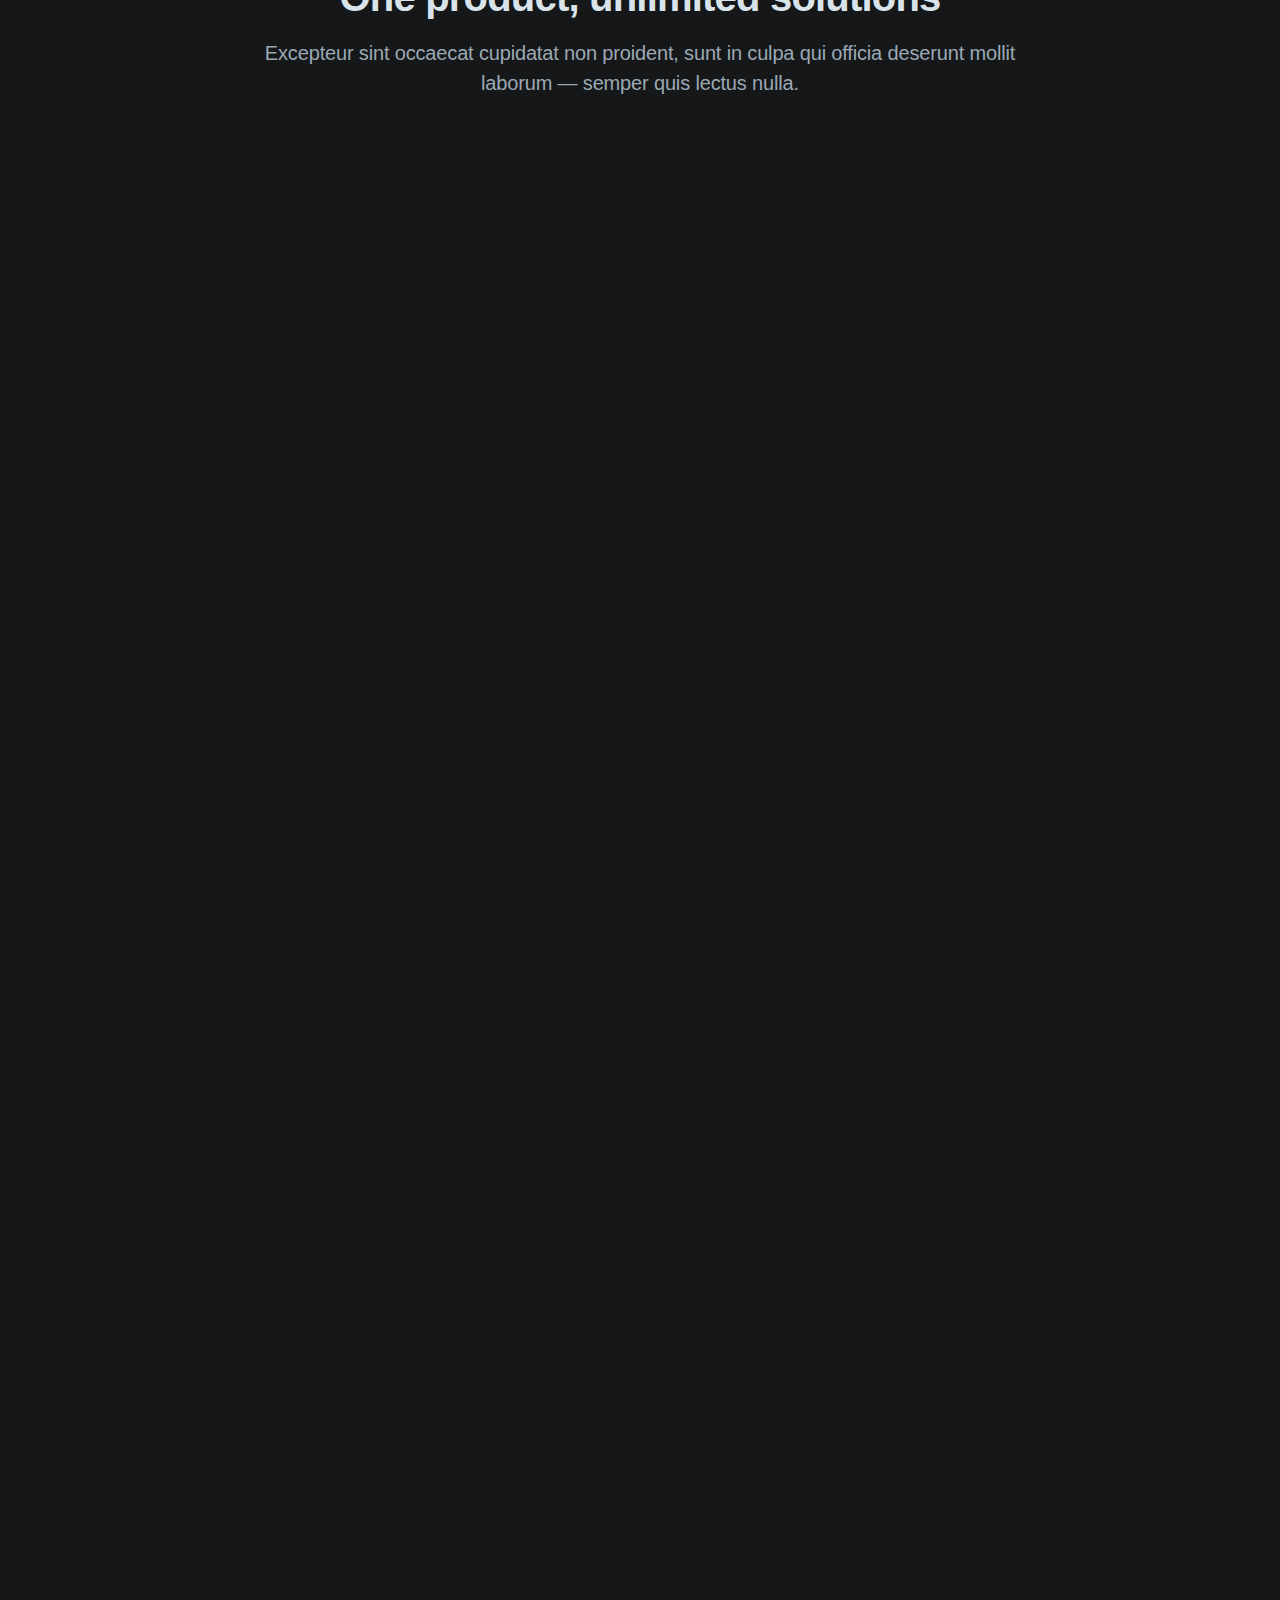
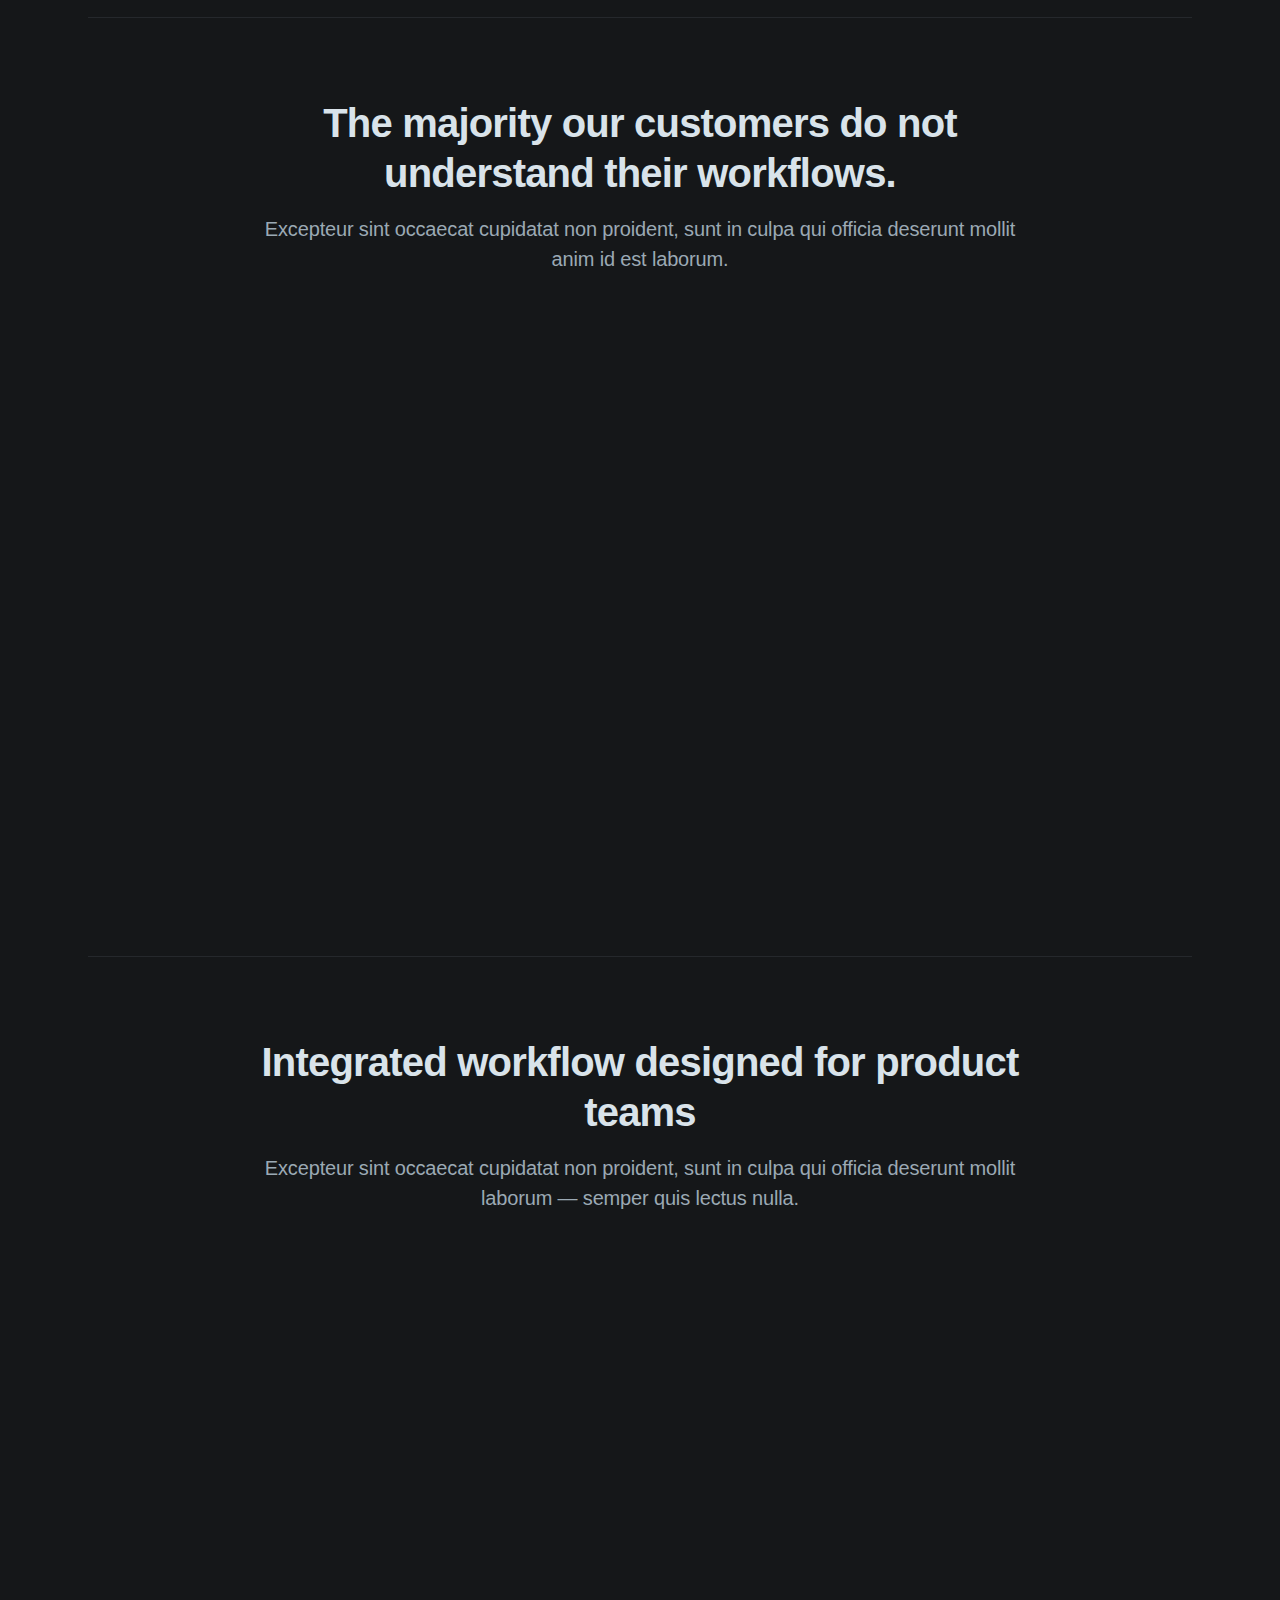
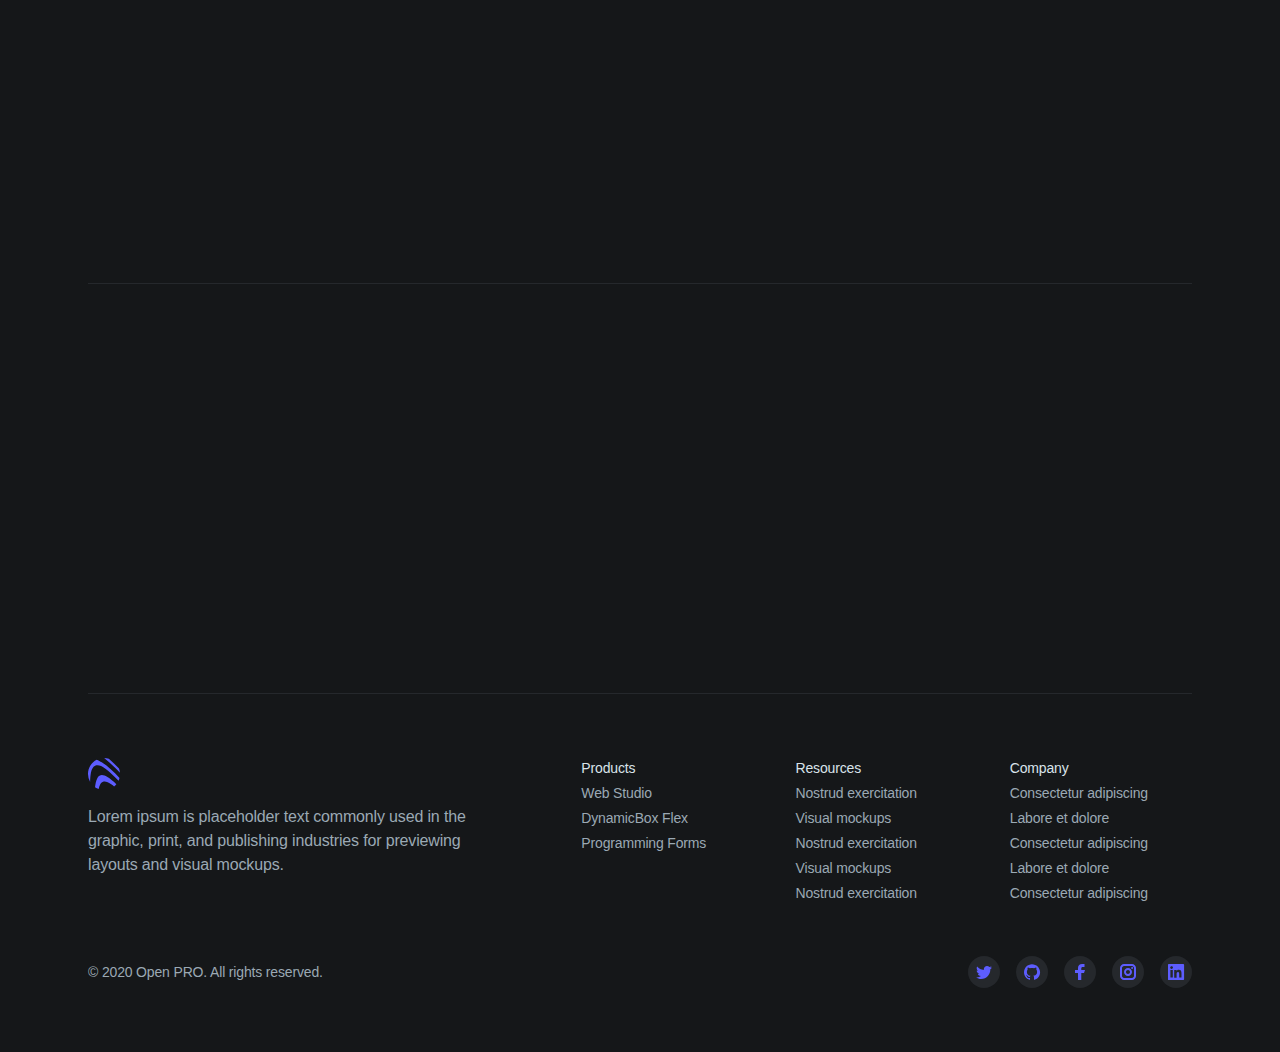
<file: features.html>
<!DOCTYPE html><html lang="en">
<!-- Mirrored from preview.cruip.com/open-pro/features.html by HTTrack Website Copier/3.x [XR&CO'2014], Sun, 18 Jul 2021 18:26:41 GMT -->
<head><meta charset="utf-8"><title>Features - Open PRO Demo</title><meta name="viewport" content="width=device-width,initial-scale=1"><link rel="shortcut icon" href="images/favicons/favicon.ico"><link rel="icon" type="image/png" sizes="16x16" href="images/favicons/favicon-16x16.png"><link rel="icon" type="image/png" sizes="32x32" href="images/favicons/favicon-32x32.png"><link rel="icon" type="image/png" sizes="48x48" href="images/favicons/favicon-48x48.png"><link rel="manifest" href="images/favicons/manifest.json"><meta name="mobile-web-app-capable" content="yes"><meta name="theme-color" content="#fff"><meta name="application-name" content="open-pro-html"><link rel="apple-touch-icon" sizes="57x57" href="images/favicons/apple-touch-icon-57x57.png"><link rel="apple-touch-icon" sizes="60x60" href="images/favicons/apple-touch-icon-60x60.png"><link rel="apple-touch-icon" sizes="72x72" href="images/favicons/apple-touch-icon-72x72.png"><link rel="apple-touch-icon" sizes="76x76" href="images/favicons/apple-touch-icon-76x76.png"><link rel="apple-touch-icon" sizes="114x114" href="images/favicons/apple-touch-icon-114x114.png"><link rel="apple-touch-icon" sizes="120x120" href="images/favicons/apple-touch-icon-120x120.png"><link rel="apple-touch-icon" sizes="144x144" href="images/favicons/apple-touch-icon-144x144.png"><link rel="apple-touch-icon" sizes="152x152" href="images/favicons/apple-touch-icon-152x152.png"><link rel="apple-touch-icon" sizes="167x167" href="images/favicons/apple-touch-icon-167x167.png"><link rel="apple-touch-icon" sizes="180x180" href="images/favicons/apple-touch-icon-180x180.png"><link rel="apple-touch-icon" sizes="1024x1024" href="images/favicons/apple-touch-icon-1024x1024.png"><meta name="apple-mobile-web-app-capable" content="yes"><meta name="apple-mobile-web-app-status-bar-style" content="black-translucent"><meta name="apple-mobile-web-app-title" content="open-pro-html"><link href="style.1da29ca7cebf653459d9.css" rel="stylesheet"></head><body class="rf fj j ft fz"><div class="ng nx ob ut"><header class="av la ll"><div class="og iw up ho"><div class="ng nq rr rj"><div class="ro sc"><a class="nv" href="index-2.html" aria-label="Cruip"><svg class="li rx a_ text-purple-600" viewBox="0 0 32 32" xmlns="http://www.w3.org/2000/svg"><path d="M31.952 14.751a260.51 260.51 0 00-4.359-4.407C23.932 6.734 20.16 3.182 16.171 0c1.634.017 3.21.28 4.692.751 3.487 3.114 6.846 6.398 10.163 9.737.493 1.346.811 2.776.926 4.262zm-1.388 7.883c-2.496-2.597-5.051-5.12-7.737-7.471-3.706-3.246-10.693-9.81-15.736-7.418-4.552 2.158-4.717 10.543-4.96 16.238A15.926 15.926 0 010 16C0 9.799 3.528 4.421 8.686 1.766c1.82.593 3.593 1.675 5.038 2.587 6.569 4.14 12.29 9.71 17.792 15.57-.237.94-.557 1.846-.952 2.711zm-4.505 5.81a56.161 56.161 0 00-1.007-.823c-2.574-2.054-6.087-4.805-9.394-4.044-3.022.695-4.264 4.267-4.97 7.52a15.945 15.945 0 01-3.665-1.85c.366-3.242.89-6.675 2.405-9.364 2.315-4.107 6.287-3.072 9.613-1.132 3.36 1.96 6.417 4.572 9.313 7.417a16.097 16.097 0 01-2.295 2.275z"></path></svg></a></div><nav class="nw hm h_"><ul class="ng rs rt nk nq"><li><a class="fn fm up ua ng nq cu cp cc" href="features.html">Features</a></li><li><a class="fn fm up ua ng nq cu cp cc" href="pricing.html">Pricing</a></li><li><a class="fn fm up ua ng nq cu cp cc" href="blog.html">Blog</a></li><li><a class="fn fm up ua ng nq cu cp cc" href="about.html">About us</a></li><li class="am" x-data="{ open: false }" @mouseenter="open = true" @mouseleave="open = false"><a class="fn fm up ua ng nq cu cp cc" href="#0" aria-haspopup="true" :aria-expanded="open" @focus="open = true" @focusout="open = false" @click.prevent="">Support <svg class="lt rg a_ fi nd st ro" viewBox="0 0 12 12" xmlns="http://www.w3.org/2000/svg"><path d="M10.28 4.305L5.989 8.598 1.695 4.305A1 1 0 00.28 5.72l5 5a1 1 0 001.414 0l5-5a1 1 0 10-1.414-1.414z"></path></svg></a><ul class="lb av ak ab lu _ ua sp nn" x-show="open" x-transition:enter="cu cl cd ly" x-transition:enter-start="ok cn" x-transition:enter-end="oj lz" x-transition:leave="cu cl cd" x-transition:leave-start="oj" x-transition:leave-end="ok" x-cloak=""><li><a class="rc in fr fg ng ua up iu" href="contact.html" @focus="open = true" @focusout="open = false">Contact us</a></li><li><a class="rc in fr fg ng ua up iu" href="help.html" @focus="open = true" @focusout="open = false">Help center</a></li><li><a class="rc in fr fg ng ua up iu" href="404.html" @focus="open = true" @focusout="open = false">404</a></li></ul></li></ul><ul class="ng rs rt nk nq"><li><a class="rc text-purple-600 fm up ul ng nq cu cp cc" href="signin.html">Sign in</a></li><li><a class="r az tr th sf" href="signup.html">Sign up</a></li></ul></nav><div class="hy" x-data="{ expanded: false }"><button class="l" :class="{ 'active': expanded }" @click.stop="expanded = !expanded" aria-controls="mobile-nav" :aria-expanded="expanded"><span class="g">Menu</span> <svg class="lr rw a_ fn fm cu cp cc" viewBox="0 0 24 24" xmlns="http://www.w3.org/2000/svg"><rect y="4" width="24" height="2" rx="1"></rect><rect y="11" width="24" height="2" rx="1"></rect><rect y="18" width="24" height="2" rx="1"></rect></svg></button><nav id="mobile-nav" class="av ak lf ax la up ho ut co cv cc" x-ref="mobileNav" :style="expanded ? 'max-height: ' + $refs.mobileNav.scrollHeight + 'px; opacity: 1' : 'max-height: 0; opacity: .8'" @click.away="expanded = false" @keydown.escape.window="expanded = false" x-cloak=""><ul class="_ up ua"><li><a class="ng fn fm ua" href="features.html">Features</a></li><li><a class="ng fn fm ua" href="pricing.html">Pricing</a></li><li><a class="ng fn fm ua" href="blog.html">Blog</a></li><li><a class="ng fn fm ua" href="about.html">About us</a></li><li class="ua iv nf nc tx"><span class="ng fn ua">Support</span><ul class="uj"><li><a class="in ng rc fr fm ua" href="contact.html">Contact us</a></li><li><a class="in ng rc fr fm ua" href="help.html">Help center</a></li><li><a class="in ng rc fr fm ua" href="404.html">404</a></li></ul></li><li><a class="ng rc la text-purple-600 fm ua rn" href="signin.html">Sign in</a></li><li><a class="rc la ny nq rn nu tg up ua iv nn az tr th cu cp cc" href="signup.html">Sign up</a></li></ul></nav></div></div></div></header><main class="rs"><div class="am og iw rd ap" aria-hidden="true"><svg class="av ay ab ly lj os" width="722" height="320" fill="none" xmlns="http://www.w3.org/2000/svg"><defs><linearGradient id="illustration-01" x1="-4.14" y1="43.12" x2="303.145" y2="391.913" gradientUnits="userSpaceOnUse"><stop stop-color="#5D5DFF" stop-opacity=".01"></stop><stop offset=".538" stop-color="#5D5DFF" stop-opacity=".32"></stop><stop offset="1" stop-color="#5D5DFF" stop-opacity=".01"></stop></linearGradient></defs><path d="M292.512 0h-2.485c4.1 5.637 8.143 10.76 12.185 15.446 9.096 10.552 19.043 19.174 29.583 25.644l1.077.653c10.95 6.545 23.653 11.451 37.755 14.581 10.83 2.404 22.918 4.156 36.801 5.33 1.983.167 4.003.323 6.061.467l8.683.586 13.802.908c7.255.481 14.609.992 21.813 1.59 15.862 1.32 29.664 3.387 42.19 6.323 12.94 3.037 25.656 7.543 37.793 13.392 10.864 5.262 21.212 11.088 33.257 18.156l4.89 2.881 8.261 4.882 8.936 5.294c4.433 2.63 8.802 5.225 13.05 7.75l111.75 66.854-.302 17.311-119.133-71.27-8.026-4.755c-5.739-3.402-11.479-6.804-17.226-10.201l-8.627-5.093-2.22-1.304c-9.734-5.702-20.902-12.052-32.624-17.476-12.24-5.606-25.329-9.783-38.902-12.416-12.707-2.466-26.845-4.136-43.222-5.103-5.134-.304-10.349-.577-15.499-.837l-12.699-.634c-5.501-.278-11.071-.572-16.549-.903-16.278-.983-30.242-2.79-42.691-5.52-13.922-3.054-26.434-7.865-37.189-14.297l-.216-.13c-10.674-6.415-20.743-15.096-29.926-25.804-7.789-9.08-15.45-19.67-23.372-32.305h-2.375c8.231 13.22 16.162 24.228 24.215 33.613 9.087 10.589 19.033 19.232 29.585 25.71l1.05.638c10.95 6.546 23.663 11.436 37.786 14.533 12.543 2.753 26.61 4.574 43 5.565 6.569.396 13.266.739 19.819 1.066l9.412.47c5.157.26 10.38.533 15.519.837 16.294.964 30.346 2.622 42.959 5.07 13.438 2.609 26.375 6.737 38.446 12.27 11.344 5.25 22.063 11.267 34.668 18.686 11.234 6.623 22.437 13.273 33.62 19.911l.134.079L717.605 210.4l-.118 6.611-9.378 5.2-118.373-70.814-5.613-3.333c-6.164-3.66-12.333-7.322-18.511-10.98l-9.728-5.749c-10.269-6.053-22.289-12.98-34.985-18.587-12.052-5.285-25.318-9.17-39.43-11.549-12.67-2.137-26.94-3.58-43.621-4.412a2849 2849 0 00-9.384-.446l-12.33-.569c-7.68-.36-15.464-.752-23.091-1.24-16.073-1.029-29.986-2.919-42.533-5.775-13.463-3.07-25.643-7.76-36.221-13.946l-1.1-.652c-10.681-6.42-20.782-15.045-30.025-25.638-8.423-9.651-16.628-20.952-25.086-34.547-2.86-4.598-5.712-9.285-8.535-13.974h-2.353c3.03 5.04 6.097 10.089 9.174 15.034 8.522 13.69 16.789 25.075 25.276 34.805 9.117 10.456 19.078 19.029 29.623 25.503l1.107.67c10.957 6.551 23.633 11.496 37.678 14.698 12.632 2.88 26.648 4.784 42.85 5.822 7.628.488 15.41.88 23.084 1.24l8.893.411c4.29.197 8.577.395 12.857.607l2.743.143c15.419.84 28.74 2.232 40.645 4.241 13.952 2.352 27.06 6.192 38.957 11.41 11.732 5.179 22.905 11.511 32.637 17.221l2.138 1.258a8484.147 8484.147 0 0118.821 11.139l15.013 8.911 117.373 70.217-15.197 8.425-109.893-65.739a12699.359 12699.359 0 00-33.842-20.079l-2.513-1.48c-10.108-5.938-20.911-12.023-32.56-16.979-11.955-5.048-25.326-8.759-39.741-11.026-12.693-1.997-26.58-3.346-43.705-4.248l-14.663-.763c-9.945-.525-20.054-1.099-29.906-1.866-15.822-1.231-29.613-3.321-42.162-6.387-13.681-3.341-26.103-8.316-36.925-14.783l-.238-.142c-10.726-6.447-20.889-14.965-30.212-25.321-8.603-9.56-16.927-20.658-25.447-33.931-6.08-9.475-12.083-19.349-17.921-29.011h-2.336c1.509 2.496 3.032 5.009 4.56 7.525 2.933 4.83 5.897 9.678 8.894 14.474.465.745.933 1.48 1.401 2.217.278.438.556.875.833 1.315l1.922 3.046.968 1.52c8.573 13.361 16.963 24.544 25.646 34.19 9.188 10.206 19.186 18.655 29.736 25.131l1.174.712c10.991 6.569 23.6 11.619 37.474 15.009 12.661 3.092 26.556 5.198 42.483 6.437 9.865.768 19.977 1.343 29.925 1.868l14.695.766c17.014.891 30.836 2.234 43.498 4.225 14.254 2.242 27.468 5.907 39.272 10.892 12.491 5.314 24.059 11.973 34.838 18.339 11.306 6.68 22.581 13.381 33.836 20.076l108.895 65.144-15.191 8.432-135.199-80.881-3.428-1.983c-9.651-5.569-20.371-11.579-31.743-16.306-11.852-4.927-25.245-8.594-39.809-10.901l-1.755-.272c-11.757-1.794-24.735-3.133-40.57-4.187l-9.563-.627c-11.892-.788-24.004-1.646-35.753-2.81-15.522-1.538-29.148-3.901-41.66-7.223-13.481-3.58-25.829-8.692-36.702-15.191l-.258-.155c-10.768-6.471-21.01-14.855-30.446-24.92-8.819-9.41-17.308-20.236-25.953-33.101-6.81-10.136-13.402-20.596-19.809-30.87l-3.821-6.139A784.13 784.13 0 00213.574 0h-2.377a797.304 797.304 0 014.292 6.818l3.839 6.166c6.435 10.32 13.049 20.813 19.831 30.9 8.707 12.96 17.262 23.87 26.152 33.353 9.273 9.894 19.32 18.185 29.882 24.665l1.256.761c11.03 6.594 23.55 11.777 37.214 15.406 12.614 3.351 26.344 5.732 41.976 7.281 12.999 1.288 26.422 2.201 39.508 3.059l4.682.305 3.533.238c15.49 1.079 28.215 2.449 39.802 4.28 14.392 2.276 27.633 5.899 39.354 10.771 12.615 5.243 24.474 12.113 34.925 18.167l.004.002 134.169 80.265-15.194 8.418-126.705-75.799-3.424-1.993c-9.642-5.598-20.351-11.637-31.706-16.377-11.784-4.92-25.128-8.664-39.66-11.129l-1.632-.273c-11.217-1.848-23.778-3.36-39.208-4.72l-2.278-.198c-5.128-.438-10.212-.88-15.25-1.341l-2.682-.248c-2.236-.209-4.461-.424-6.679-.644a922.679 922.679 0 01-9.956-1.044 621.162 621.162 0 01-4.88-.56l-4.086-.492c-15.234-1.908-28.673-4.582-41.088-8.177-13.282-3.846-25.55-9.105-36.465-15.627-10.916-6.535-21.343-14.825-30.979-24.662-9.015-9.203-17.69-19.72-26.52-32.151a645.536 645.536 0 01-3.61-5.142c-5.904-8.495-11.711-17.27-17.283-25.798l-4.663-7.147c-4.16-6.357-8.022-12.084-11.691-17.333h-2.443c4.089 5.816 8.415 12.229 13.13 19.453l3.563 5.466c5.831 8.932 11.941 18.178 18.228 27.198 1.046 1.5 2.093 2.99 3.144 4.468 8.888 12.517 17.629 23.112 26.722 32.393 9.373 9.567 19.481 17.695 30.065 24.181l1.317.797c11.061 6.612 23.487 11.938 36.933 15.832 12.515 3.624 26.057 6.32 41.397 8.24l1.647.192a658.952 658.952 0 0011.469 1.303c1.956.208 3.919.409 5.89.604l3.27.32 4.723.446 1.443.133c3.766.343 7.545.681 11.352 1.012l6.086.526c16.116 1.42 29.094 3.007 40.683 4.973 14.384 2.439 27.58 6.14 39.227 11.002 12.623 5.268 24.453 12.169 34.883 18.253l.003.002 125.701 75.197-15.191 8.422-118.241-70.735-4.584-2.679c-9.331-5.431-19.619-11.216-30.431-15.858-11.836-5.081-24.695-8.904-39.315-11.688l-1.55-.292c-11.408-2.121-23.837-3.9-39.899-5.712l-5.712-.642c-11.977-1.355-25.348-2.954-38.236-4.945-14.942-2.308-28.187-5.309-40.496-9.175-13.07-4.103-25.259-9.506-36.226-16.063l-.274-.164-1.352-.84-.226-.139c-.759-.466-1.517-.932-2.272-1.416-7.736-4.973-15.239-10.75-22.381-17.235a45.03 45.03 0 00-.466-.418 45.818 45.818 0 01-.619-.558l-.245-.232a184.96 184.96 0 01-3.418-3.247c-9.21-8.984-18.082-19.176-27.125-31.162l-1.507-2.007c-7.269-9.72-14.35-19.8-22.529-31.663l-2.095-3.036C191.451 18.119 184.439 8.547 177.667 0h-2.657l.351.44c6.939 8.712 14.099 18.463 22.92 31.212l4.604 6.67c7.71 11.14 14.515 20.748 21.574 30.104 9.105 12.066 18.043 22.332 27.324 31.388a182.785 182.785 0 006.033 5.607c.197.175.393.352.589.53.294.266.588.532.886.791l.924.784c6.103 5.256 12.444 10.01 18.967 14.195a154.57 154.57 0 002.946 1.835l.107.065 1.171.728c11.104 6.637 23.436 12.104 36.656 16.252 12.403 3.897 25.745 6.921 40.788 9.244 11.799 1.824 23.991 3.318 35.153 4.597l9.965 1.126c16.237 1.849 28.714 3.668 40.21 5.857 14.466 2.752 27.19 6.533 38.9 11.561 12.537 5.383 24.361 12.314 34.787 18.427l117.21 70.118-15.191 8.421L512.24 204.3l-3.584-2.109c-10.661-6.26-20.553-11.929-31.029-17.158a246.546 246.546 0 00-39.045-12.038l-1.519-.33c-10.674-2.296-22.3-4.33-37.111-6.49l-8.817-1.268c-11.414-1.652-24.095-3.579-36.516-5.887-14.656-2.725-27.709-6.054-39.904-10.176-12.886-4.357-24.999-9.899-36.003-16.476l-.252-.152c-.387-.233-.773-.475-1.159-.716l-.612-.381-1.432-.881a77.05 77.05 0 01-.713-.449 185.943 185.943 0 01-17.595-12.766l-2.244-1.846a43.697 43.697 0 01-.657-.567c-.152-.133-.304-.266-.458-.398a196.7 196.7 0 01-6.393-5.701c-9.373-8.753-18.441-18.622-27.72-30.171-8.247-10.263-16.376-21.13-23.997-31.474l-1.625-2.207c-10.181-13.846-18.17-24.081-25.906-33.187A247.583 247.583 0 00157.567 0h-2.792c4.039 4.13 7.93 8.395 11.652 12.773l1.479 1.75c6.919 8.238 14.145 17.51 23.055 29.582l1.284 1.744c8.079 10.986 16.779 22.68 25.673 33.749 9.322 11.602 18.452 21.539 27.917 30.379 9.896 9.246 20.49 17.285 31.493 23.898l.36.215c11.126 6.65 23.368 12.253 36.39 16.654 12.285 4.153 25.427 7.505 40.177 10.246 12.72 2.362 25.519 4.317 40.669 6.488l1.523.217c17.103 2.446 29.966 4.684 41.708 7.257a244.644 244.644 0 0138.692 11.929c11.568 5.779 22.862 12.355 34.371 19.142l108.742 65.054-15.19 8.421-101.26-60.575-3.468-2.05a1552.578 1552.578 0 00-6.779-3.978l-2.69-1.566-1.575-.908-2.67-1.532c-5.735-3.273-11.4-6.398-17.219-9.413l-.066-.032c-12.547-5.416-25.459-9.837-38.379-13.139l-2.233-.563c-10.238-2.551-21.443-4.901-35.655-7.477l-9.452-1.694c-1.537-.277-3.051-.552-4.545-.825l-3.732-.687-2.514-.469-3.59-.676-1.796-.344-3.274-.636-1.95-.384-3.295-.658-1.788-.366-3.524-.728c-.949-.199-1.894-.405-2.84-.608l-.591-.126c-.539-.115-1.078-.229-1.615-.347-14.382-3.144-27.244-6.797-39.322-11.163a218.82 218.82 0 01-9.406-3.645c-9.169-3.803-17.92-8.182-26.125-13.066l-.279-.162c-9.917-5.981-19.604-12.98-28.777-20.894l-1.144-.994-.654-.57c-.389-.338-.778-.676-1.163-1.02-9.55-8.551-18.812-18.102-28.316-29.201-8.47-9.886-16.85-20.337-24.714-30.283l-3.029-3.833c-9.828-12.4-17.695-21.758-25.346-30.158-7.939-8.71-16.62-17.003-25.89-24.728h-3.138c9.865 8.07 19.126 16.835 27.547 26.073l1.013 1.116c7.109 7.86 14.507 16.678 23.615 28.146l5.354 6.767c7.38 9.31 15.181 18.996 23.065 28.2 9.568 11.168 18.891 20.782 28.501 29.389.324.29.652.575.98.86l.6.522.579.51c.552.486 1.104.973 1.662 1.45l.286.24c8.422 7.173 17.248 13.598 26.321 19.144l1.441.872.463.272c8.276 4.93 17.114 9.352 26.381 13.194a220.411 220.411 0 009.496 3.683c12.134 4.391 25.079 8.065 39.575 11.235l1.099.236 3.958.844 1.705.353c1.208.251 2.418.502 3.637.749l3.247.648 2.677.527 3.178.614 3.25.617 2.998.563 4.977.917 5.067.919 8.782 1.575c15.209 2.756 26.956 5.251 37.752 8.01 12.776 3.264 25.577 7.645 38.047 13.024l1.904 1 .789.414c.531.278 1.063.557 1.591.839l1.105.598c1.069.574 2.137 1.148 3.2 1.73l1.089.604.006.003c1.053.581 2.107 1.162 3.159 1.751l1.608.91c.877.493 1.753.986 2.628 1.485l3.042 1.748 2.079 1.202c4.012 2.329 8.022 4.698 12.057 7.091l100.266 59.981-15.19 8.422-92.779-55.501c-10.863-6.503-22.453-13.383-34.263-19.76-11.843-5.511-24.426-10.458-37.446-14.719-12.293-3.312-25.504-6.48-40.387-9.682l-4.924-1.062c-11.569-2.504-23.679-5.197-35.642-8.211-14.103-3.551-26.783-7.514-38.762-12.117-12.569-4.829-24.546-10.625-35.596-17.23-11.007-6.555-21.797-14.378-31.99-23.144-9.691-8.335-19.142-17.58-28.897-28.263-8.313-9.103-16.341-18.416-23.934-27.33l-5.251-6.169c-9.047-10.589-17.348-19.903-25.346-28.435-9.762-9.395-19.915-18.108-30.223-25.931-5.842-3.907-11.708-7.64-17.952-11.493h-3.842c7.293 4.462 13.996 8.696 20.624 13.13 10.231 7.766 20.324 16.427 29.962 25.706l1.775 1.9c7.715 8.294 15.754 17.361 24.482 27.613l5.88 6.91c7.932 9.29 15.017 17.432 22.341 25.455 9.833 10.764 19.341 20.065 29.07 28.432a240.266 240.266 0 0015.696 12.406c.753.545 1.51 1.077 2.268 1.61l.378.266 1.303.923c.887.614 1.779 1.213 2.671 1.811l.142.095 1.279.865.93.603.931.6.407.263c.673.437 1.347.873 2.024 1.299l.436.268c1.113.698 2.228 1.391 3.349 2.065l.453.271c11.169 6.669 23.249 12.517 35.904 17.38 12.032 4.626 24.787 8.613 38.991 12.187 12.789 3.22 26.028 6.14 37.738 8.667l2.894.624c14.849 3.194 28.027 6.353 40.236 9.643 12.907 4.223 25.405 9.136 37.149 14.602 11.083 5.989 21.888 12.372 32.07 18.466l93.812 56.122-15.191 8.421-84.3-50.429c-10.283-6.155-20.389-12.172-30.664-17.976l-3.474-1.95c-11.758-5.82-24.11-11.14-36.755-15.829-11.699-3.754-24.048-7.317-37.696-10.878l-8.257-2.141c-10.959-2.847-22.15-5.798-33.191-8.973-13.907-3.999-26.402-8.276-38.201-13.075-11.934-4.857-23.372-10.492-34.022-16.762l-1.878-1.116c-10.885-6.542-21.554-14.117-31.716-22.519-9.807-8.105-19.447-17.042-29.472-27.323l-1.878-1.931c-7.8-8.046-15.334-16.143-24.014-25.537l-2.106-2.28c-9.989-10.819-19.25-20.356-28.345-29.185-9.967-8.87-20.342-17.2-30.88-24.79-10.291-6.67-20.91-13.102-31.01-19.154L71.17 0h-3.91l12.012 7.186c10.623 6.356 21.932 13.164 33.066 20.378 10.437 7.52 20.76 15.807 30.647 24.604 9.031 8.771 18.267 18.282 28.237 29.077l4.565 4.94c7.373 7.969 15.399 16.577 23.471 24.848 10.079 10.334 19.771 19.32 29.627 27.469 10.238 8.463 20.983 16.092 31.947 22.682l.512.307c11.127 6.651 23.132 12.612 35.68 17.72 11.863 4.828 24.424 9.129 38.401 13.143 13.393 3.846 27.415 7.479 39.784 10.683l3.168.827c13.095 3.443 24.943 6.873 36.091 10.45 12.542 4.652 24.829 9.943 36.478 15.707 11.436 6.383 22.627 13.042 34.038 19.872l83.312 49.837-15.188 8.419-83.375-49.87c-8.949-5.339-17.01-10.109-25.31-14.885l-1.167-.669a445.552 445.552 0 00-36.095-16.888c-12.157-4.498-25.091-8.851-38.44-12.94l-12.683-3.877c-3.222-.987-6.465-1.985-9.711-2.992a1326.146 1326.146 0 01-16.497-5.223c-13.752-4.464-26.065-9.053-37.641-14.029-12.329-5.297-24.177-11.33-35.222-17.93-11.016-6.575-21.952-14.167-32.423-22.488l-.885-.709-.885-.715c-8.445-6.798-16.887-14.192-25.668-22.487l-1.74-1.647-.875-.833c-6.61-6.333-13.23-12.856-19.721-19.291l-9.127-9.06c-9.831-9.756-19.681-19.025-29.305-27.578a450.321 450.321 0 00-31.508-23.698l-1.346-.838c-9.307-5.829-18.72-11.514-28.315-17.26L37.99 0h-3.896l36.507 21.838c7.908 4.73 15.682 9.398 23.36 14.11l2.923 1.805 2.914 1.81c.417.26.836.52 1.254.778.894.554 1.789 1.109 2.679 1.668a448.243 448.243 0 0131.305 23.547c9.573 8.506 19.396 17.751 29.196 27.478l9.203 9.136c6.472 6.417 13.074 12.923 19.671 19.24l1.028.976 1.024.969c8.639 8.189 16.952 15.511 25.26 22.246l1.247 1.006.674.544c.32.258.639.517.959.771 10.037 7.981 20.471 15.299 31.122 21.728l1.526.914c11.118 6.645 23.049 12.719 35.457 18.052 11.634 5 24.004 9.611 37.814 14.094 2.744.89 5.505 1.773 8.274 2.649 1.479.467 2.962.927 4.443 1.389l1.234.387c.824.259 1.649.518 2.474.774 3.406 1.057 6.809 2.104 10.189 3.139l12.309 3.763c13.313 4.078 26.21 8.418 38.296 12.889a446.07 446.07 0 0135.864 16.78c9.992 5.735 19.775 11.549 30.386 17.895l78.389 46.892-15.194 8.425-77.43-46.317a3615.384 3615.384 0 00-23.849-14.143 535.697 535.697 0 00-35.491-17.853c-11.788-4.911-24.05-9.655-37.499-14.509l-13.016-4.542c-8.326-2.912-16.772-5.887-25.069-8.901-13.567-4.932-25.698-9.833-37.086-14.982-12.204-5.519-23.993-11.665-35.041-18.267a351.216 351.216 0 01-32.639-22.173c-9.931-7.588-19.948-15.916-30.627-25.458-8.047-7.191-16.135-14.595-24.017-21.83l-5.649-5.187c-10.488-9.436-20.367-17.939-30.228-26.016a533.817 533.817 0 00-32.08-22.7l-2.994-1.831C82.682 46.58 72.182 40.299 62.823 34.704L4.807 0H.912L72.92 43.08A2667.18 2667.18 0 0195.09 56.503a531.987 531.987 0 0131.911 22.578c9.808 8.036 19.665 16.519 30.123 25.928l2.765 2.54c8.788 8.069 17.874 16.411 26.914 24.489 10.716 9.576 20.773 17.935 30.744 25.556 9.896 7.563 20.119 14.569 30.425 20.849l2.402 1.451c11.113 6.641 22.97 12.822 35.243 18.372 11.435 5.17 23.613 10.091 37.228 15.04 8.306 3.017 16.758 5.995 25.089 8.908l13.009 4.54c13.408 4.839 25.642 9.572 37.368 14.457a533.965 533.965 0 0135.304 17.759l2.985 1.755a4160.789 4160.789 0 0122.852 13.576L535.843 320l17.217-9.546.008.005 19.242-10.667-.003-.002 17.213-9.543-.004-.002 17.241-9.558-.003-.002 17.212-9.543-.001-.001 15.193-8.424.015.009 19.243-10.669-.017-.011 15.2-8.423.012.007 19.242-10.679-.011-.007 15.214-8.434.015.009 11.395-6.319.158-8.949-.032-.019.302-17.325.02.012.384-21.951-.018-.01.304-17.347.017.011.383-21.951-.005-.003.302-17.333.004.002.382-21.95-.011-.007.344-19.635L602.072 0h-3.894L719.98 72.867l-.303 17.33-102.535-61.341-7.049-4.107-7.64-4.461c-4.239-2.476-8.479-4.953-12.725-7.424l-6.674-3.872-2.309-1.327A778.468 778.468 0 00567.066 0h-4.202c5.968 3.215 12.285 6.749 19.184 10.726a4181.24 4181.24 0 0113.15 7.649l7.533 4.4c4.465 2.608 8.928 5.216 13.385 7.806l103.532 61.937-.302 17.328-110.945-66.372-19.166-11.105a2476.893 2476.893 0 00-15.007-8.622c-12.604-7.122-24.165-13.031-35.347-18.067A373.292 373.292 0 00525.486 0h-5.465a376.339 376.339 0 0118.035 7.506c11.125 5.01 22.633 10.892 35.182 17.984A2660.44 2660.44 0 01590.989 35.7l12.877 7.464 3.517 2.034 111.918 66.953-.302 17.334-119.342-71.396-12.521-7.206c-7.176-4.127-14.49-8.302-21.782-12.332-12.421-6.827-24.185-12.421-35.962-17.105-1.516-.6-3.046-1.19-4.589-1.77-10.806-4.067-22.282-7.67-34.189-10.734-9.091-2.324-18.353-4.392-27.412-6.295-3.021-.635-6.02-1.253-8.982-1.854L450.3 0h-9.853c2.507.54 5.097 1.08 7.781 1.623l1.19.24c13.106 2.628 27.11 5.54 40.699 9.015a370.4 370.4 0 015.046 1.338c11.707 3.197 22.952 6.92 33.492 11.09 11.72 4.662 23.408 10.222 35.735 16.996 6.44 3.562 12.9 7.237 19.266 10.89l14.983 8.622 120.325 71.983-.302 17.335-93.969-56.217-10.422-6.176c-4.801-2.849-9.609-5.696-14.422-8.543-1.202-.711-2.402-1.423-3.602-2.135a2375.985 2375.985 0 00-5.41-3.203l-3.604-2.12c-9.694-5.69-20.038-11.642-30.765-17.346-12.322-6.525-24.316-11.757-36.67-15.989-12.4-4.23-25.9-7.693-40.126-10.298-13.015-2.383-26.346-4.282-39.321-6.094l-2.987-.417c-16.378-2.284-29.489-4.811-41.267-7.95C384.335 9.511 373.496 5.264 363.804 0h-4.102c10.613 6.161 22.673 11.065 35.873 14.583 11.859 3.16 25.047 5.7 41.505 7.996l5.978.835c12.006 1.685 24.268 3.47 36.248 5.662 14.127 2.587 27.533 6.027 39.839 10.223 12.25 4.2 24.15 9.388 36.378 15.866 12.032 6.395 23.592 13.114 34.293 19.42l9.022 5.336c4.807 2.844 9.613 5.69 14.41 8.537l9.203 5.462 96.153 57.517-.304 17.337-91.088-54.493-1.005-.6-10.289-6.156-.864-.513c-7.208-4.278-14.418-8.556-21.639-12.828l-11.341-6.697-3.644-2.139c-9.796-5.733-20.213-11.667-30.881-17.1-12.225-6.18-24.819-11.15-37.435-14.772-12.55-3.585-26.099-6.252-41.42-8.152-10.731-1.331-21.784-2.408-32.573-3.433l-10.945-1.038c-16.544-1.586-29.916-3.67-42.083-6.562-13.402-3.188-25.541-7.93-36.101-14.107l-1.089-.646C337.306 14.371 329.064 7.818 321.325 0h-2.798c7.986 8.28 16.517 15.224 25.435 20.699l1.109.672c10.943 6.546 23.582 11.549 37.567 14.87 12.256 2.912 25.714 5.011 42.354 6.606l14.532 1.381c9.629.922 19.412 1.904 28.931 3.085 15.215 1.886 28.665 4.534 41.116 8.09 12.489 3.584 24.966 8.509 37.081 14.633 10.619 5.409 21.008 11.325 30.779 17.044l3.696 2.17c10.23 6.033 20.434 12.084 30.622 18.128l106.529 63.712-.304 17.339-110.852-66.315c-4.859-2.885-9.723-5.77-14.591-8.654l-19.185-11.345-2.584-1.516c-11.514-6.739-21.542-12.354-32.112-17.48-12.288-5.92-25.144-10.475-38.208-13.537-12.624-2.959-26.519-5.042-42.481-6.368-7.233-.602-14.611-1.115-21.889-1.597l-13.793-.907-8.66-.584a425.314 425.314 0 01-6.015-.464c-13.793-1.166-25.794-2.905-36.536-5.29-13.526-3.002-25.737-7.657-36.307-13.84l-1.039-.616c-10.685-6.422-20.774-15.094-29.988-25.776-3.723-4.317-7.449-9.01-11.222-14.14z" fill="url(#illustration-01)"></path></svg></div><section class="am"><div class="og iw up ho am"><div class="av ax aw of nw vi ap" aria-hidden="true" data-aos="fade-up" data-aos-delay="600"><svg class="oy" width="552" height="564" viewBox="0 0 552 564" fill="none" xmlns="http://www.w3.org/2000/svg"><defs><linearGradient id="paint0_linear" x1="-2.963" y1="307.099" x2="290.505" y2="577.859" gradientUnits="userSpaceOnUse"><stop stop-color="#5D5DFF" stop-opacity=".01"></stop><stop offset="1" stop-color="#5D5DFF" stop-opacity=".32"></stop></linearGradient></defs><path fill-rule="evenodd" clip-rule="evenodd" d="M541.826 279.309l-.862 3.213c-3.835 14.371-7.136 27.538-10.103 39.522l-3.832 15.513c-20.139 81.338-29.804 110.701-124.506 167.602l-3.631 2.178c-58.811 35.207-93.502 52.607-128.824 55.931-36.614 3.445-73.028-7.913-134.355-41.908-61.326-33.993-90.255-58.855-106.735-91.732-13.416-26.763-18.095-58.455-20.015-108.876-4.816-16.192-7.996-30.7-8.23-44.164-.068-3.833.104-7.58.544-11.258l-.006-.317c-.109-6.266.278-12.126 1.207-17.746.21-6.776.892-13.086 2.1-19.106.553-7.353 1.554-14.171 3.068-20.641.928-7.962 2.278-15.315 4.124-22.258 2.501-16.126 6.382-29.825 12.2-42.519 15.323-33.432 43.366-59.288 103.469-95.402C187.542 11.227 223.537-1.395 260.25.77c35.778 2.11 71.413 18.598 132.542 52.419l6.606 3.657 21.031 11.6c100.113 55.29 154.127 89.242 121.397 210.862zm-9.761-74.42c-.544-31.166-12.809-51.192-38.603-63.892-27.581-13.58-69.828-18.806-123.169-24.894l-14.192-1.617c-2.513-.287-5.05-.577-7.611-.873l-2.569-.296c-84.002-9.717-112.11-8.859-140.111-3.463-35.647 6.87-67.812 22.914-118.676 59.201-44.116 31.471-66.968 53.271-77.301 74.377-.158 12.961-.044 27.218.232 43.041l.098 5.332.035 1.751.236 3.494.246 3.555c.152 2.166.304 4.3.457 6.403l.405 3.243.417 3.298c.255 1.999.509 3.968.762 5.907l.55 2.93c.186.985.375 1.979.566 2.98l.696 3.628.346 1.787 1.03 3.983.352 1.35c.429 1.644.855 3.263 1.278 4.858l1.088 3.233.557 1.644c15.135 44.535 26.17 68.649 47.955 85.236 21.878 16.659 55.691 26.075 120.598 33.584 65.802 7.612 103.08 6.587 137.544-3.781 33.964-10.217 64.566-29.582 116.306-66.493 79.942-57.031 83.495-77.632 86.961-133.212l.727-11.8c.538-8.585 1.182-18.047 2.139-28.453.52-5.649.739-10.993.651-16.041zm-31.752-63.551c-27.128-16.515-69.646-24.652-123.387-34.51l-12.435-2.28c-2.495-.458-5.015-.922-7.558-1.392l-2.551-.472c-83.391-15.45-111.501-16.161-139.732-11.94-35.941 5.372-68.875 20.906-121.516 57.317-48.49 33.54-72.481 56.648-82.976 80.383a702.43 702.43 0 00-.258 10.442c11.157-20.338 33.613-41.17 76.072-71.459 50.468-36.004 83.961-52.696 119.459-59.537 34.693-6.685 72.056-4.422 136.727 2.981l9.114 1.049 22.692 2.59c108.11 12.381 167.25 21.684 159.442 106.603-1.08 11.737-1.761 22.278-2.341 31.71l-.591 9.6.384-3.653c.915-8.636 1.971-18.066 3.328-28.336 5.786-43.83-4.657-71.309-33.873-89.096zm14.917 233.16l-.279.791c-13.739 38.737-36.802 64.438-102.187 105.256l-3.524 2.196c-57.073 35.504-90.894 53.354-125.996 58.303-36.383 5.131-73.265-3.347-136.08-31.282-62.83-27.941-92.884-49.236-110.886-78.572-13.937-22.712-20.19-49.937-24.447-92.303l.144 2.374c2.411 38.523 7.442 64.833 18.79 87.471 16.28 32.473 44.986 57.104 105.918 90.879 60.932 33.776 97.031 45.069 133.196 41.665 35.659-3.355 70.852-21.322 131.614-57.831 77.855-46.778 97.816-74.815 113.737-128.947zm24.02-166.138c-.515-29.45-10.91-50.496-32.114-66.251-25.44-18.904-65.714-30.113-116.569-43.381l-17.201-4.477-7.475-1.95-6.433-1.684C296.141 74.102 259.377 66.916 224.444 70.52c-36.155 3.73-69.831 18.666-124.247 55.105-53.68 35.945-78.703 60.557-89.252 87.783l-.103.269a481.865 481.865 0 00-.494 9.658c11.503-22.731 35.092-44.717 81.648-76.919 52.242-36.134 86.547-52.297 122.357-57.65 35-5.232 72.208-.593 136.427 11.22l9.051 1.671 22.534 4.136c107.32 19.75 165.905 33.296 153.803 124.903l-.366 2.807c-1.435 11.142-2.523 21.275-3.477 30.453l-1.198 11.534.526-3.642c1.366-9.422 2.915-19.719 4.817-30.935 2.013-11.87 2.952-22.686 2.78-32.553zm-25.335-65.012c-24.186-21.769-63.253-36.211-112.611-53.337l-20.99-7.264-13.17-4.571c-61.229-21.162-97.191-30.887-131.891-29.034-36.287 1.936-70.671 16.178-126.865 52.545-55.444 35.883-81.693 61.143-93.618 90.092a103.568 103.568 0 00-2.773 7.554 343.41 343.41 0 00-.726 8.161c11.817-25.861 36.465-49.147 87.813-83.531C153.1 87.792 188.19 72.25 224.24 68.53c35.236-3.635 72.17 3.576 135.73 20.153l8.934 2.337c3.332.87 6.623 1.727 9.872 2.572l9.118 2.372c108.26 28.192 167.441 45.659 150.548 145.284l-.492 2.929c-2.018 12.116-3.631 23.137-5.061 33.112l-1.796 12.536 1.394-7.672a1499.342 1499.342 0 014.815-25.201l.917-4.523c10.428-50.927 2.931-84.57-24.304-109.081zm5.21 211.33l-.151.469c-11.791 35.981-33.306 60.707-95.244 101.005l-1.889 1.226c-57.396 37.145-90.961 55.978-126.481 62.543-36.074 6.665-73.287.858-137.304-21.431-64.045-22.298-95.051-40.254-114.406-66.25-15.006-20.158-22.527-44.882-28.767-83.668l.255 2.175c4.206 35.295 10.455 59.208 22.844 79.396 17.587 28.661 46.983 49.612 108.131 76.961l1.863.831c62.434 27.764 99.019 36.201 134.988 31.128 35.461-5.001 69.769-23.4 128.741-60.215 75.348-47.037 94.065-73.846 107.42-124.17zm26.933-142.436c-.481-27.519-8.836-49.124-25.435-67.155-23.301-25.313-62.163-43.385-111.328-65.162l-19.027-8.414-4.834-2.143-6.218-2.76c-61.203-27.105-96.991-40.02-132.089-40.037-35.962-.017-70.679 13.162-127.609 48.535l-1.732 1.08c-57.947 36.173-84.534 61.202-98.097 92.341-2.393 5.497-4.365 11.174-5.962 17.166a238.28 238.28 0 00-.742 5.168l-.064.157c12.253-29.747 37.834-54.414 94.382-91.01 56.518-36.578 91.168-50.906 127.844-52.864 36.107-1.927 73.399 8.506 138.408 31.14l4.958 1.722 21.967 7.602c104.589 36.253 161.387 59.285 139.698 165.223-2.441 11.923-4.493 22.896-6.32 32.948l-3.222 17.879-.306 1.695 1.427-6.617c2.242-10.339 4.735-21.565 7.621-33.7 4.703-19.77 6.951-37.23 6.68-52.794zm-23.949 123.973l-.061.205c-10.197 34.05-30.839 58.075-92.231 99.185l-3.307 2.211c-53.567 35.76-85.596 54.265-120.045 62.044-35.695 8.06-73.114 4.722-138.065-12.314-64.991-17.046-96.792-31.88-117.337-54.731-15.922-17.71-24.594-40.003-32.633-75.248 5.9 33.185 13.276 55.279 26.825 73.479 18.842 25.308 50.652 43.688 113.459 65.555 63.652 22.161 100.588 27.948 136.283 21.353 35.187-6.504 68.587-25.256 125.756-62.255 72.848-47.146 90.372-72.766 101.356-119.484zm27.201-122.061c-.461-26.399-7.754-48.004-22.071-66.782-21.991-28.84-59.886-50.725-107.884-77.233l-18.574-10.242-10.787-5.968C330.251 20.94 295.171 4.834 260.13 2.767 223.869.63 188.185 13.174 128.469 49.056c-59.716 35.882-87.545 61.498-102.68 94.52-3.862 8.424-6.86 17.309-9.163 27.081.397-.981.807-1.957 1.23-2.928 13.743-31.555 40.54-56.826 98.871-93.24 58.316-36.406 93.658-49.935 130.402-49.917 35.812.017 72.16 13.251 134.773 41.038l6.768 3.006c2.416 1.07 4.81 2.13 7.181 3.178l11.177 4.94C511.649 123.011 568.623 150.72 541.324 265.5l-.73 3.086c-3.127 13.286-5.787 25.458-8.171 36.544l-3 13.992-.68 3.159 1.708-6.886c2.563-10.286 5.38-21.391 8.565-33.328l.878-3.276c6.582-24.46 9.745-45.773 9.416-64.636zm-25.085 104.979l-.358 1.293c-8.786 31.148-28.567 54.261-87.102 94.746l-3.198 2.209c-51.815 35.733-82.927 54.455-116.952 63.451-34.901 9.227-72.015 8.283-136.443-3.537l-1.961-.361c-65.685-12.169-98.132-24.091-119.716-43.984-17.464-16.096-27.296-38.17-35.855-66.34 7.368 29.508 15.729 49.093 29.91 64.868 19.995 22.237 52.617 37.414 116.357 54.133 64.606 16.946 101.769 20.279 137.117 12.297 34.843-7.867 67.321-26.895 122.68-63.965 70.314-47.084 86.722-71.552 95.521-114.81zm1.357-15.973l-.268 1.088c-7.246 28.819-25.623 50.972-80.879 90.57l-1.686 1.205c-24.552 17.515-44.685 31.412-63.14 42.308-19.564 11.55-36.643 19.326-53.751 24.472-34.753 10.455-72.25 11.499-138.349 3.852-66.15-7.651-99.101-16.861-121.582-33.977-18.179-13.843-29.03-33.572-38.887-58.959 8.713 26.591 17.961 44.074 32.81 57.76 21.003 19.357 54.29 31.55 118.725 43.489l3.885.713c62.923 11.428 99.406 12.27 133.643 3.218 34.432-9.104 65.976-28.333 119.526-65.371 67.872-46.945 83.175-70.301 89.953-110.368z" fill="url(#paint0_linear)"></path></svg></div><div class="am af ai de pz"><div class="om iw aq ai p_"><h1 class="h1 sh" data-aos="fade-up">Keep track of every important detail</h1><p class="ii fr" data-aos="fade-up" data-aos-delay="200">Every feature in Open PRO makes things easy to build, pleasant to create, and simple to manage.</p></div><img class="iw" src="images/hero-image-02.png" width="768" height="432" alt="Hero" data-aos="fade-up" data-aos-delay="400"></div></div></section><section><div class="og iw up ho"><div class="ai pz"><div class="om iw aq ai p_"><h1 class="h2 sh">Integrated workflow designed for product teams</h1><p class="ii fr">Excepteur sint occaecat cupidatat non proident, sunt in culpa qui officia deserunt mollit laborum — semper quis lectus nulla.</p></div><div class="nb dm _ v hp hd m uv pc pp aq"><div class="ud pl pd"><div class="io rp iu fq text-purple-600 si" data-aos="fade-up">179K</div><div class="ir fr" data-aos="fade-up" data-aos-delay="200">Lorem ipsum is placeholder text commonly used.</div></div><div class="ud pl pd"><div class="io rp iu fq text-purple-600 si" data-aos="fade-up">147%</div><div class="ir fr" data-aos="fade-up" data-aos-delay="200">Lorem ipsum is placeholder text commonly used.</div></div><div class="ud pl pd"><div class="io rp iu fq text-purple-600 si" data-aos="fade-up">$97K</div><div class="ir fr" data-aos="fade-up" data-aos-delay="200">Lorem ipsum is placeholder text commonly used.</div></div></div></div></div></section><section><div class="og iw up ho"><div class="ub pg nf tk"><div class="om iw aq ai p_"><div class="ny in rh uu uc ic ff z nr sh">Reach goals that matter</div><h1 class="h2 sh">One product, unlimited solutions</h1><p class="ii fr">Excepteur sint occaecat cupidatat non proident, sunt in culpa qui officia deserunt mollit laborum — semper quis lectus nulla.</p></div><div class="nb lm"><div class="hg dy dc nq"><div class="od pu dl iw dw ms sy pn hq" data-aos="fade-up"><img class="oy iw pu rz" src="images/features-03-image-01.png" width="540" height="405" alt="Features 01"></div><div class="od pu dl iw dx ms" data-aos="fade-right"><div class="py vg ma"><div class="rl ii text-purple-600 si">More speed. Less spend</div><h3 class="h3 sa">Keep projects on schedule</h3><p class="ii fr sh">Lorem ipsum dolor sit amet, consectetur adipiscing elit, sed do eiusmod tempor incididunt ut labore et dolore magna aliqua.</p><ul class="ir fr sz"><li class="ng nq si"><svg class="lt rg a_ fa sr ro" viewBox="0 0 12 12" xmlns="http://www.w3.org/2000/svg"><path d="M10.28 2.28L3.989 8.575 1.695 6.28A1 1 0 00.28 7.695l3 3a1 1 0 001.414 0l7-7A1 1 0 0010.28 2.28z"></path></svg> <span>Duis aute irure dolor in reprehenderit</span></li><li class="ng nq si"><svg class="lt rg a_ fa sr ro" viewBox="0 0 12 12" xmlns="http://www.w3.org/2000/svg"><path d="M10.28 2.28L3.989 8.575 1.695 6.28A1 1 0 00.28 7.695l3 3a1 1 0 001.414 0l7-7A1 1 0 0010.28 2.28z"></path></svg> <span>Excepteur sint occaecat</span></li><li class="ng nq"><svg class="lt rg a_ fa sr ro" viewBox="0 0 12 12" xmlns="http://www.w3.org/2000/svg"><path d="M10.28 2.28L3.989 8.575 1.695 6.28A1 1 0 00.28 7.695l3 3a1 1 0 001.414 0l7-7A1 1 0 0010.28 2.28z"></path></svg> <span>Amet consectetur adipiscing elit</span></li></ul></div></div></div><div class="hg dy dc nq"><div class="od pu dl iw dw ms sy pn dz" data-aos="fade-up"><img class="oy iw pu rz" src="images/features-03-image-02.png" width="540" height="405" alt="Features 02"></div><div class="od pu dl iw dx ms" data-aos="fade-left"><div class="pb vy mf"><div class="rl ii text-purple-600 si">More speed. Less spend</div><h3 class="h3 sa">Keep projects on schedule</h3><p class="ii fr sh">Lorem ipsum dolor sit amet, consectetur adipiscing elit, sed do eiusmod tempor incididunt ut labore et dolore magna aliqua.</p><ul class="ir fr sz"><li class="ng nq si"><svg class="lt rg a_ fa sr ro" viewBox="0 0 12 12" xmlns="http://www.w3.org/2000/svg"><path d="M10.28 2.28L3.989 8.575 1.695 6.28A1 1 0 00.28 7.695l3 3a1 1 0 001.414 0l7-7A1 1 0 0010.28 2.28z"></path></svg> <span>Duis aute irure dolor in reprehenderit</span></li><li class="ng nq si"><svg class="lt rg a_ fa sr ro" viewBox="0 0 12 12" xmlns="http://www.w3.org/2000/svg"><path d="M10.28 2.28L3.989 8.575 1.695 6.28A1 1 0 00.28 7.695l3 3a1 1 0 001.414 0l7-7A1 1 0 0010.28 2.28z"></path></svg> <span>Excepteur sint occaecat</span></li><li class="ng nq"><svg class="lt rg a_ fa sr ro" viewBox="0 0 12 12" xmlns="http://www.w3.org/2000/svg"><path d="M10.28 2.28L3.989 8.575 1.695 6.28A1 1 0 00.28 7.695l3 3a1 1 0 001.414 0l7-7A1 1 0 0010.28 2.28z"></path></svg> <span>Amet consectetur adipiscing elit</span></li></ul></div></div></div><div class="hg dy dc nq"><div class="od pu dl iw dw ms sy pn hq" data-aos="fade-up"><img class="oy iw pu rz" src="images/features-03-image-03.png" width="540" height="405" alt="Features 03"></div><div class="od pu dl iw dx ms" data-aos="fade-right"><div class="py vg ma"><div class="rl ii text-purple-600 si">More speed. Less spend</div><h3 class="h3 sa">Keep projects on schedule</h3><p class="ii fr sh">Lorem ipsum dolor sit amet, consectetur adipiscing elit, sed do eiusmod tempor incididunt ut labore et dolore magna aliqua.</p><ul class="ir fr sz"><li class="ng nq si"><svg class="lt rg a_ fa sr ro" viewBox="0 0 12 12" xmlns="http://www.w3.org/2000/svg"><path d="M10.28 2.28L3.989 8.575 1.695 6.28A1 1 0 00.28 7.695l3 3a1 1 0 001.414 0l7-7A1 1 0 0010.28 2.28z"></path></svg> <span>Duis aute irure dolor in reprehenderit</span></li><li class="ng nq si"><svg class="lt rg a_ fa sr ro" viewBox="0 0 12 12" xmlns="http://www.w3.org/2000/svg"><path d="M10.28 2.28L3.989 8.575 1.695 6.28A1 1 0 00.28 7.695l3 3a1 1 0 001.414 0l7-7A1 1 0 0010.28 2.28z"></path></svg> <span>Excepteur sint occaecat</span></li><li class="ng nq"><svg class="lt rg a_ fa sr ro" viewBox="0 0 12 12" xmlns="http://www.w3.org/2000/svg"><path d="M10.28 2.28L3.989 8.575 1.695 6.28A1 1 0 00.28 7.695l3 3a1 1 0 001.414 0l7-7A1 1 0 0010.28 2.28z"></path></svg> <span>Amet consectetur adipiscing elit</span></li></ul></div></div></div></div></div></div></section><section><div class="og iw up ho"><div class="ub pg nf tk"><div class="om iw aq ai pz"><h2 class="h2 sh">The majority our customers do not understand their workflows.</h2><p class="ii fr">Excepteur sint occaecat cupidatat non proident, sunt in culpa qui officia deserunt mollit anim id est laborum.</p></div><div class="oh iw nb ld dv mr me n_ pf vp" data-aos-id-blocks=""><div class="am ng nx nq" data-aos="fade-up" data-aos-anchor="[data-aos-id-blocks]"><svg class="ls r_ sh" viewBox="0 0 64 64" xmlns="http://www.w3.org/2000/svg"><rect class="a_ text-purple-600" width="64" height="64" rx="32"></rect><path class="aj fl" d="M30 39.313l-4.18 2.197L27 34.628l-5-4.874 6.91-1.004L32 22.49l3.09 6.26L42 29.754l-3 2.924" stroke-linecap="square" stroke-width="2" fill="none" fill-rule="evenodd"></path><path class="aj fh" d="M43 42h-9M43 37h-9" stroke-linecap="square" stroke-width="2"></path></svg><h4 class="h4 si">Instant Features</h4><p class="ir fr aq">Duis aute irure dolor in reprehenderit in voluptate velit esse cillum dolore eu fugiat nulla pariatur. Excepteur sint occaecat cupidatat.</p></div><div class="am ng nx nq" data-aos="fade-up" data-aos-delay="100" data-aos-anchor="[data-aos-id-blocks]"><svg class="ls r_ sh" viewBox="0 0 64 64" xmlns="http://www.w3.org/2000/svg"><circle class="a_ text-purple-600" cx="32" cy="32" r="32"></circle><path class="aj fl" stroke-width="2" stroke-linecap="square" d="M21 23h22v18H21z" fill="none" fill-rule="evenodd"></path><path class="aj fh" d="M26 28h12M26 32h12M26 36h5" stroke-width="2" stroke-linecap="square"></path></svg><h4 class="h4 si">Instant Features</h4><p class="ir fr aq">Duis aute irure dolor in reprehenderit in voluptate velit esse cillum dolore eu fugiat nulla pariatur. Excepteur sint occaecat cupidatat.</p></div><div class="am ng nx nq" data-aos="fade-up" data-aos-delay="200" data-aos-anchor="[data-aos-id-blocks]"><svg class="ls r_ sh" viewBox="0 0 64 64" xmlns="http://www.w3.org/2000/svg"><rect class="a_ text-purple-600" width="64" height="64" rx="32"></rect><g transform="translate(21 21)" stroke-linecap="square" stroke-width="2" fill="none" fill-rule="evenodd"><ellipse class="aj fh" cx="11" cy="11" rx="5.5" ry="11"></ellipse><path class="aj fl" d="M11 0v22M0 11h22"></path><circle class="aj fl" cx="11" cy="11" r="11"></circle></g></svg><h4 class="h4 si">Instant Features</h4><p class="ir fr aq">Duis aute irure dolor in reprehenderit in voluptate velit esse cillum dolore eu fugiat nulla pariatur. Excepteur sint occaecat cupidatat.</p></div><div class="am ng nx nq" data-aos="fade-up" data-aos-delay="300" data-aos-anchor="[data-aos-id-blocks]"><svg class="ls r_ sh" viewBox="0 0 64 64" xmlns="http://www.w3.org/2000/svg"><rect class="a_ text-purple-600" width="64" height="64" rx="32"></rect><g transform="translate(22 21)" stroke-linecap="square" stroke-width="2" fill="none" fill-rule="evenodd"><path class="aj fl" d="M17 22v-6.3a8.97 8.97 0 003-6.569A9.1 9.1 0 0011.262 0 9 9 0 002 9v1l-2 5 2 1v4a2 2 0 002 2h4a5 5 0 005-5v-5"></path><circle class="aj fh" cx="13" cy="9" r="3"></circle></g></svg><h4 class="h4 si">Instant Features</h4><p class="ir fr aq">Duis aute irure dolor in reprehenderit in voluptate velit esse cillum dolore eu fugiat nulla pariatur. Excepteur sint occaecat cupidatat.</p></div><div class="am ng nx nq" data-aos="fade-up" data-aos-delay="400" data-aos-anchor="[data-aos-id-blocks]"><svg class="ls r_ sh" viewBox="0 0 64 64" xmlns="http://www.w3.org/2000/svg"><rect class="a_ text-purple-600" width="64" height="64" rx="32"></rect><g stroke-linecap="square" stroke-width="2" fill="none" fill-rule="evenodd"><path class="aj fl" d="M29 42h10.229a2 2 0 001.912-1.412l2.769-9A2 2 0 0042 29h-7v-4c0-2.373-1.251-3.494-2.764-3.86a1.006 1.006 0 00-1.236.979V26l-5 6"></path><path class="aj fh" d="M22 30h4v12h-4z"></path></g></svg><h4 class="h4 si">Instant Features</h4><p class="ir fr aq">Duis aute irure dolor in reprehenderit in voluptate velit esse cillum dolore eu fugiat nulla pariatur. Excepteur sint occaecat cupidatat.</p></div><div class="am ng nx nq" data-aos="fade-up" data-aos-delay="500" data-aos-anchor="[data-aos-id-blocks]"><svg class="ls r_ sh" viewBox="0 0 64 64" xmlns="http://www.w3.org/2000/svg"><rect class="a_ text-purple-600" width="64" height="64" rx="32"></rect><g transform="translate(21 22)" stroke-linecap="square" stroke-width="2" fill="none" fill-rule="evenodd"><path class="aj fh" d="M17 2V0M19.121 2.879l1.415-1.415M20 5h2M19.121 7.121l1.415 1.415M17 8v2M14.879 7.121l-1.415 1.415M14 5h-2M14.879 2.879l-1.415-1.415"></path><circle class="aj fh" cx="17" cy="5" r="3"></circle><path class="aj fl" d="M8.86 1.18C3.8 1.988 0 5.6 0 10c0 5 4.9 9 11 9a10.55 10.55 0 003.1-.4L20 21l-.6-5.2a9.125 9.125 0 001.991-2.948"></path></g></svg><h4 class="h4 si">Instant Features</h4><p class="ir fr aq">Duis aute irure dolor in reprehenderit in voluptate velit esse cillum dolore eu fugiat nulla pariatur. Excepteur sint occaecat cupidatat.</p></div></div></div></div></section><section><div class="og iw up ho"><div class="ub pg nf tk"><div class="om iw aq ai pz"><h2 class="h2 sh">Integrated workflow designed for product teams</h2><p class="ii fr">Excepteur sint occaecat cupidatat non proident, sunt in culpa qui officia deserunt mollit laborum — semper quis lectus nulla.</p></div><div class="oh iw nb ld dm dc vq n_ pu"><article class="ng nx ie" data-aos="fade-up"><a class="nv" href="#0"><figure class="am rd al ut"><img class="av ag la ie ox ly l_ cu cg cl" src="images/news-10.jpg" width="352" height="198" alt="News 10"><figcaption class="av ay ab sl sc it rc ny aq fe uu uc nr j tm ap" href="#0">Case study</figcaption></figure></a><div class="rs ng nx ie us _"><h3 class="h4 si"><a class="fv cu cp cc" href="#0">How to build anything</a></h3><p class="ir fr rs">Lorem ipsum dolor sit amet, consectetur adipiscing elit, sed do eiusmod tempor incididunt ut et dolore magna aliqua. Ut enim ad minim veniam, quis nostrud exercitation ullamco laboris nisi ut aliquip ex.</p><div><a class="r az tr th sd" href="#0"><span class="in">Learn more</span> <svg class="lt rg a_ fp ro ss" viewBox="0 0 12 12" xmlns="http://www.w3.org/2000/svg"><path d="M6 5H0v2h6v4l6-5-6-5z"></path></svg></a></div></div></article><article class="ng nx ie" data-aos="fade-up" data-aos-delay="200"><a class="nv" href="#0"><figure class="am rd al ut"><img class="av ag la ie ox ly l_ cu cg cl" src="images/news-11.jpg" width="352" height="198" alt="News 11"><figcaption class="av ay ab sl sc it rc ny aq fe uu uc nr j tm ap" href="#0">Case study</figcaption></figure></a><div class="rs ng nx ie us _"><h3 class="h4 si"><a class="fv cu cp cc" href="#0">How to build anything</a></h3><p class="ir fr rs">Lorem ipsum dolor sit amet, consectetur adipiscing elit, sed do eiusmod tempor incididunt ut et dolore magna aliqua. Ut enim ad minim veniam, quis nostrud exercitation ullamco laboris nisi ut aliquip ex.</p><div><a class="r az tr th sd" href="#0"><span class="in">Learn more</span> <svg class="lt rg a_ fp ro ss" viewBox="0 0 12 12" xmlns="http://www.w3.org/2000/svg"><path d="M6 5H0v2h6v4l6-5-6-5z"></path></svg></a></div></div></article><article class="ng nx ie" data-aos="fade-up" data-aos-delay="400"><a class="nv" href="#0"><figure class="am rd al ut"><img class="av ag la ie ox ly l_ cu cg cl" src="images/news-12.jpg" width="352" height="198" alt="News 12"><figcaption class="av ay ab sl sc it rc ny aq fe uu uc nr j tm ap" href="#0">Case study</figcaption></figure></a><div class="rs ng nx ie us _"><h3 class="h4 si"><a class="fv cu cp cc" href="#0">How to build anything</a></h3><p class="ir fr rs">Lorem ipsum dolor sit amet, consectetur adipiscing elit, sed do eiusmod tempor incididunt ut et dolore magna aliqua. Ut enim ad minim veniam, quis nostrud exercitation ullamco laboris nisi ut aliquip ex.</p><div><a class="r az tr th sd" href="#0"><span class="in">Learn more</span> <svg class="lt rg a_ fp ro ss" viewBox="0 0 12 12" xmlns="http://www.w3.org/2000/svg"><path d="M6 5H0v2h6v4l6-5-6-5z"></path></svg></a></div></div></article></div></div></div></section><section><div class="og iw up ho am"><div class="ar pq nf nc tk"><div class="om iw aq ai p_" data-aos-id-cta=""><h1 class="h2 sh" data-aos="fade-up" data-aos-anchor="[data-aos-id-cta]">Ready to create better products?</h1><p class="ii fr sy" data-aos="fade-up" data-aos-delay="200" data-aos-anchor="[data-aos-id-cta]">Excepteur sint occaecat cupidatat non proident, sunt in culpa qui officia deserunt mollit anim id est laborum consequat.</p><div class="ng rn sy" data-aos="fade-up" data-aos-delay="400" data-aos-anchor="[data-aos-id-cta]"><a class="n az tr th" href="#0">Start free trial</a></div><ul class="ng nk rn ir fr i_ ix"><li class="ng nq ig id" data-aos="fade-up" data-aos-delay="600" data-aos-anchor="[data-aos-id-cta]"><svg class="lt rg a_ fa sr ro" viewBox="0 0 12 12" xmlns="http://www.w3.org/2000/svg"><path d="M10.28 2.28L3.989 8.575 1.695 6.28A1 1 0 00.28 7.695l3 3a1 1 0 001.414 0l7-7A1 1 0 0010.28 2.28z"></path></svg> <span>Free 14-day trial</span></li><li class="ng nq ig id" data-aos="fade-up" data-aos-delay="800" data-aos-anchor="[data-aos-id-cta]"><svg class="lt rg a_ fa sr ro" viewBox="0 0 12 12" xmlns="http://www.w3.org/2000/svg"><path d="M10.28 2.28L3.989 8.575 1.695 6.28A1 1 0 00.28 7.695l3 3a1 1 0 001.414 0l7-7A1 1 0 0010.28 2.28z"></path></svg> <span>Unlimited users</span></li><li class="ng nq ig id" data-aos="fade-up" data-aos-delay="1000" data-aos-anchor="[data-aos-id-cta]"><svg class="lt rg a_ fa sr ro" viewBox="0 0 12 12" xmlns="http://www.w3.org/2000/svg"><path d="M10.28 2.28L3.989 8.575 1.695 6.28A1 1 0 00.28 7.695l3 3a1 1 0 001.414 0l7-7A1 1 0 0010.28 2.28z"></path></svg> <span>Volume discounts</span></li></ul></div></div></div></section></main><footer><div class="ub pm"><div class="og iw up ho"><div class="nb dy ld mt sy ps"><div class="db mi"><div class="si"><a class="nm" href="index-2.html" aria-label="Cruip"><svg class="li rx a_ text-purple-600" viewBox="0 0 32 32" xmlns="http://www.w3.org/2000/svg"><path d="M31.952 14.751a260.51 260.51 0 00-4.359-4.407C23.932 6.734 20.16 3.182 16.171 0c1.634.017 3.21.28 4.692.751 3.487 3.114 6.846 6.398 10.163 9.737.493 1.346.811 2.776.926 4.262zm-1.388 7.883c-2.496-2.597-5.051-5.12-7.737-7.471-3.706-3.246-10.693-9.81-15.736-7.418-4.552 2.158-4.717 10.543-4.96 16.238A15.926 15.926 0 010 16C0 9.799 3.528 4.421 8.686 1.766c1.82.593 3.593 1.675 5.038 2.587 6.569 4.14 12.29 9.71 17.792 15.57-.237.94-.557 1.846-.952 2.711zm-4.505 5.81a56.161 56.161 0 00-1.007-.823c-2.574-2.054-6.087-4.805-9.394-4.044-3.022.695-4.264 4.267-4.97 7.52a15.945 15.945 0 01-3.665-1.85c.366-3.242.89-6.675 2.405-9.364 2.315-4.107 6.287-3.072 9.613-1.132 3.36 1.96 6.417 4.572 9.313 7.417a16.097 16.097 0 01-2.295 2.275z"></path></svg></a></div><div class="fr">Lorem ipsum is placeholder text commonly used in the graphic, print, and publishing industries for previewing layouts and visual mockups.</div></div><div class="dk mo nb hc ld"><div class="in"><h6 class="ft rc se">Products</h6><ul><li class="se"><a class="fr fv cu cp cc" href="#0">Web Studio</a></li><li class="se"><a class="fr fv cu cp cc" href="#0">DynamicBox Flex</a></li><li class="se"><a class="fr fv cu cp cc" href="#0">Programming Forms</a></li></ul></div><div class="in"><h6 class="ft rc se">Resources</h6><ul><li class="se"><a class="fr fv cu cp cc" href="#0">Nostrud exercitation</a></li><li class="se"><a class="fr fv cu cp cc" href="#0">Visual mockups</a></li><li class="se"><a class="fr fv cu cp cc" href="#0">Nostrud exercitation</a></li><li class="se"><a class="fr fv cu cp cc" href="#0">Visual mockups</a></li><li class="se"><a class="fr fv cu cp cc" href="#0">Nostrud exercitation</a></li></ul></div><div class="in"><h6 class="ft rc se">Company</h6><ul><li class="se"><a class="fr fv cu cp cc" href="#0">Consectetur adipiscing</a></li><li class="se"><a class="fr fv cu cp cc" href="#0">Labore et dolore</a></li><li class="se"><a class="fr fv cu cp cc" href="#0">Consectetur adipiscing</a></li><li class="se"><a class="fr fv cu cp cc" href="#0">Labore et dolore</a></li><li class="se"><a class="fr fv cu cp cc" href="#0">Consectetur adipiscing</a></li></ul></div></div></div><div class="hm hw hx"><ul class="ng sh hq pr pn"><li><a class="ng rn nq text-purple-600 _ fv tc nr cu cp cc" href="#0" aria-label="Twitter"><svg class="li rx a_" viewBox="0 0 32 32" xmlns="http://www.w3.org/2000/svg"><path d="M24 11.5c-.6.3-1.2.4-1.9.5.7-.4 1.2-1 1.4-1.8-.6.4-1.3.6-2.1.8-.6-.6-1.5-1-2.4-1-1.7 0-3.2 1.5-3.2 3.3 0 .3 0 .5.1.7-2.7-.1-5.2-1.4-6.8-3.4-.3.5-.4 1-.4 1.7 0 1.1.6 2.1 1.5 2.7-.5 0-1-.2-1.5-.4 0 1.6 1.1 2.9 2.6 3.2-.3.1-.6.1-.9.1-.2 0-.4 0-.6-.1.4 1.3 1.6 2.3 3.1 2.3-1.1.9-2.5 1.4-4.1 1.4H8c1.5.9 3.2 1.5 5 1.5 6 0 9.3-5 9.3-9.3v-.4c.7-.5 1.3-1.1 1.7-1.8z"></path></svg></a></li><li class="sp"><a class="ng rn nq text-purple-600 _ fv tc nr cu cp cc" href="#0" aria-label="Github"><svg class="li rx a_" viewBox="0 0 32 32" xmlns="http://www.w3.org/2000/svg"><path d="M16 8.2c-4.4 0-8 3.6-8 8 0 3.5 2.3 6.5 5.5 7.6.4.1.5-.2.5-.4V22c-2.2.5-2.7-1-2.7-1-.4-.9-.9-1.2-.9-1.2-.7-.5.1-.5.1-.5.8.1 1.2.8 1.2.8.7 1.3 1.9.9 2.3.7.1-.5.3-.9.5-1.1-1.8-.2-3.6-.9-3.6-4 0-.9.3-1.6.8-2.1-.1-.2-.4-1 .1-2.1 0 0 .7-.2 2.2.8.6-.2 1.3-.3 2-.3s1.4.1 2 .3c1.5-1 2.2-.8 2.2-.8.4 1.1.2 1.9.1 2.1.5.6.8 1.3.8 2.1 0 3.1-1.9 3.7-3.7 3.9.3.4.6.9.6 1.6v2.2c0 .2.1.5.6.4 3.2-1.1 5.5-4.1 5.5-7.6-.1-4.4-3.7-8-8.1-8z"></path></svg></a></li><li class="sp"><a class="ng rn nq text-purple-600 _ fv tc nr cu cp cc" href="#0" aria-label="Facebook"><svg class="li rx a_" viewBox="0 0 32 32" xmlns="http://www.w3.org/2000/svg"><path d="M14.023 24L14 17h-3v-3h3v-2c0-2.7 1.672-4 4.08-4 1.153 0 2.144.086 2.433.124v2.821h-1.67c-1.31 0-1.563.623-1.563 1.536V14H21l-1 3h-2.72v7h-3.257z"></path></svg></a></li><li class="sp"><a class="ng rn nq text-purple-600 _ fv tc nr cu cp cc" href="#0" aria-label="Instagram"><svg class="li rx a_" viewBox="0 0 32 32" xmlns="http://www.w3.org/2000/svg"><circle cx="20.145" cy="11.892" r="1"></circle><path d="M16 20c-2.206 0-4-1.794-4-4s1.794-4 4-4 4 1.794 4 4-1.794 4-4 4zm0-6c-1.103 0-2 .897-2 2s.897 2 2 2 2-.897 2-2-.897-2-2-2z"></path><path d="M20 24h-8c-2.056 0-4-1.944-4-4v-8c0-2.056 1.944-4 4-4h8c2.056 0 4 1.944 4 4v8c0 2.056-1.944 4-4 4zm-8-14c-.935 0-2 1.065-2 2v8c0 .953 1.047 2 2 2h8c.935 0 2-1.065 2-2v-8c0-.935-1.065-2-2-2h-8z"></path></svg></a></li><li class="sp"><a class="ng rn nq text-purple-600 _ fv tc nr cu cp cc" href="#0" aria-label="Linkedin"><svg class="li rx a_" viewBox="0 0 32 32" xmlns="http://www.w3.org/2000/svg"><path d="M23.3 8H8.7c-.4 0-.7.3-.7.7v14.7c0 .3.3.6.7.6h14.7c.4 0 .7-.3.7-.7V8.7c-.1-.4-.4-.7-.8-.7zM12.7 21.6h-2.3V14h2.4v7.6h-.1zM11.6 13c-.8 0-1.4-.7-1.4-1.4 0-.8.6-1.4 1.4-1.4.8 0 1.4.6 1.4 1.4-.1.7-.7 1.4-1.4 1.4zm10 8.6h-2.4v-3.7c0-.9 0-2-1.2-2s-1.4 1-1.4 2v3.8h-2.4V14h2.3v1c.3-.6 1.1-1.2 2.2-1.2 2.4 0 2.8 1.6 2.8 3.6v4.2h.1z"></path></svg></a></li></ul><div class="fr in sc">© 2020 Open PRO. All rights reserved.</div></div></div></div></footer></div><script src="main.a2be491ab1f185ec6c9c.js"></script><script async src='https://www.googletagmanager.com/gtag/js?id=UA-125021779-1'></script><script>window.dataLayer = window.dataLayer || [];function gtag(){dataLayer.push(arguments);}gtag('js', new Date());gtag('config', 'UA-125021779-1', { 'anonymize_ip': true });</script><script>console.log("%cImportant!", "color: blue; font-size: x-large");console.log("%cThe page you are viewing is for demo purposes only. CSS and HTML have been minified and class names have been shortened to improve the page load time. Download our templates from https://cruip.com/ 😉", "font-size: large");</script><script>const pagesList = [{"name":"Home","url":"https://preview.cruip.com/open-pro/index.html","active":false},{"name":"Features","url":"https://preview.cruip.com/open-pro/features.html","active":true},{"name":"Pricing","url":"https://preview.cruip.com/open-pro/pricing.html","active":false},{"name":"Blog","url":"https://preview.cruip.com/open-pro/blog.html","active":false},{"name":"Blog Post","url":"https://preview.cruip.com/open-pro/blog-post.html","active":false},{"name":"About us","url":"https://preview.cruip.com/open-pro/about.html","active":false},{"name":"Contact us","url":"https://preview.cruip.com/open-pro/contact.html","active":false},{"name":"Help center","url":"https://preview.cruip.com/open-pro/help.html","active":false},{"name":"404","url":"https://preview.cruip.com/open-pro/404.html","active":false},{"name":"Sign in","url":"https://preview.cruip.com/open-pro/signin.html","active":false},{"name":"Sign up","url":"https://preview.cruip.com/open-pro/signup.html","active":false},{"name":"Reset password","url":"https://preview.cruip.com/open-pro/reset-password.html","active":false}];if(window != top){window.parent.postMessage(pagesList, "https://cruip.com/")};</script></body>
<!-- Mirrored from preview.cruip.com/open-pro/features.html by HTTrack Website Copier/3.x [XR&CO'2014], Sun, 18 Jul 2021 18:26:45 GMT -->
</html>
</file>
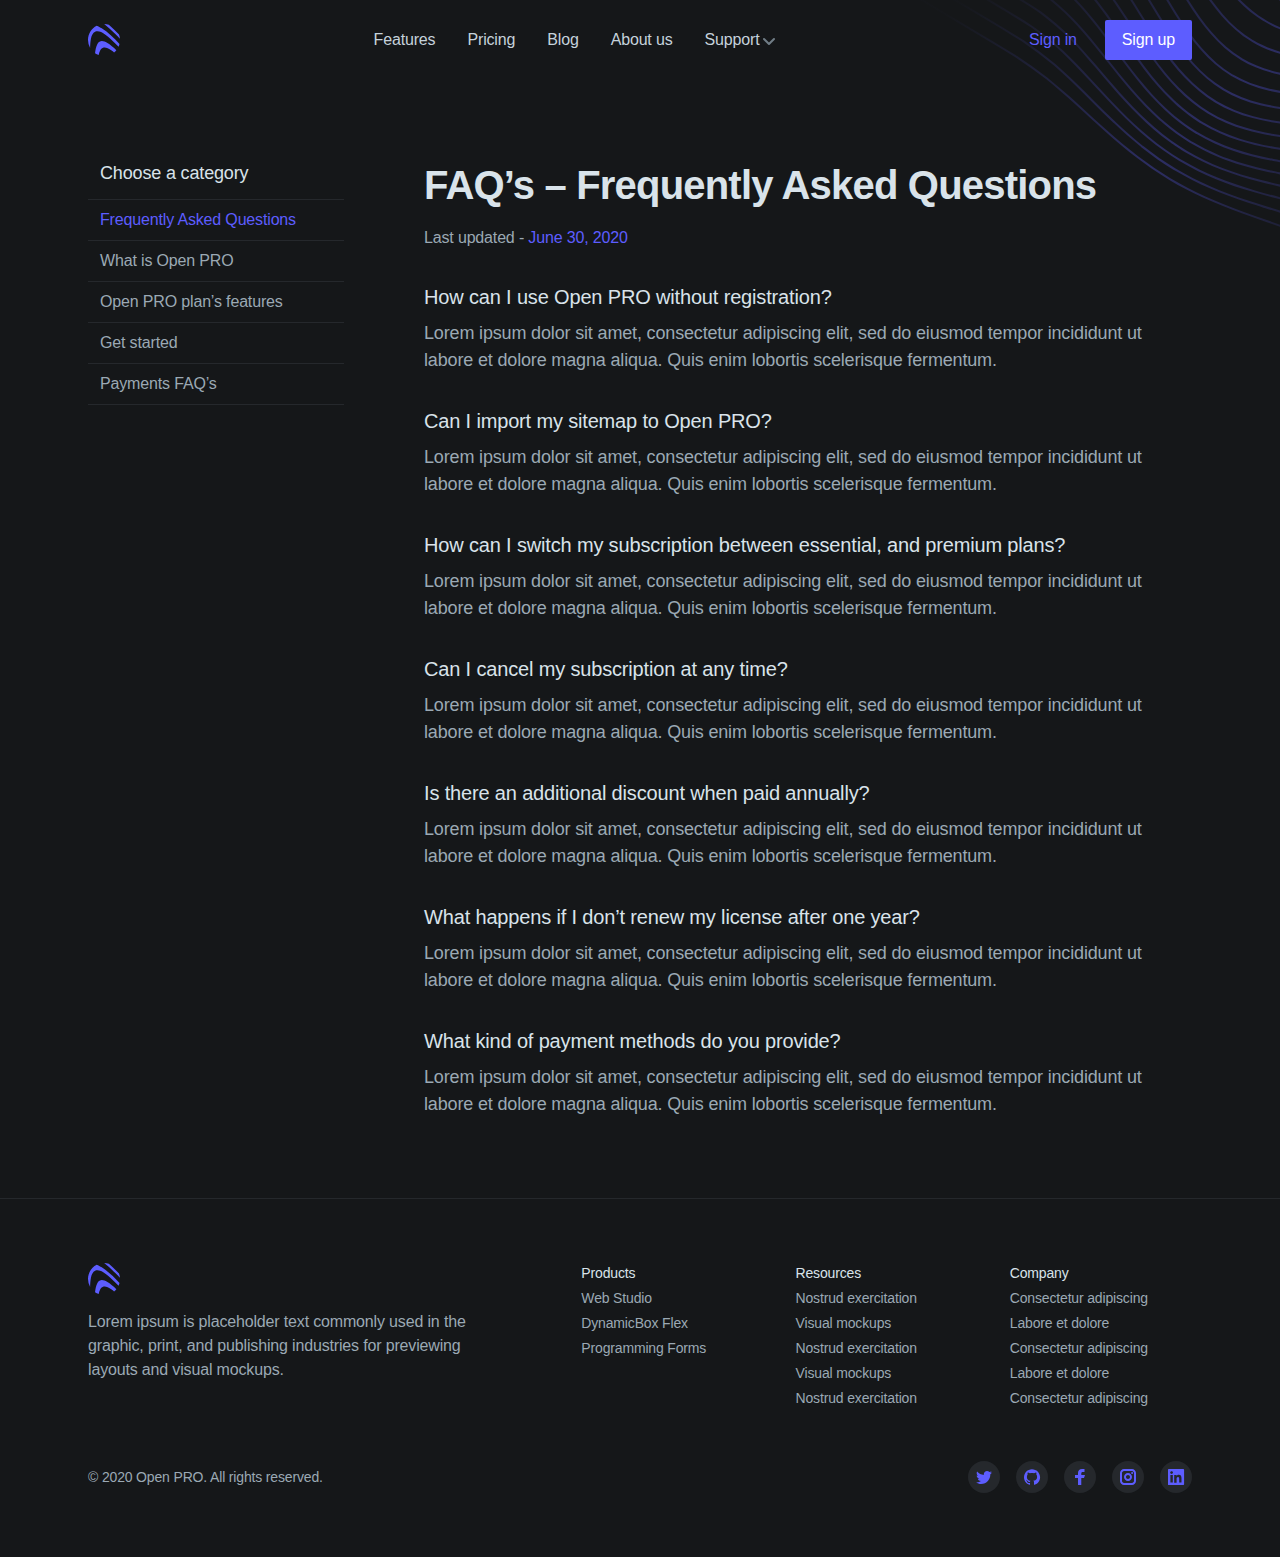
<file: help.html>
<!DOCTYPE html><html lang="en">
<!-- Mirrored from preview.cruip.com/open-pro/help.html by HTTrack Website Copier/3.x [XR&CO'2014], Sun, 18 Jul 2021 18:27:04 GMT -->
<head><meta charset="utf-8"><title>Help Center - Open PRO Demo</title><meta name="viewport" content="width=device-width,initial-scale=1"><link rel="shortcut icon" href="images/favicons/favicon.ico"><link rel="icon" type="image/png" sizes="16x16" href="images/favicons/favicon-16x16.png"><link rel="icon" type="image/png" sizes="32x32" href="images/favicons/favicon-32x32.png"><link rel="icon" type="image/png" sizes="48x48" href="images/favicons/favicon-48x48.png"><link rel="manifest" href="images/favicons/manifest.json"><meta name="mobile-web-app-capable" content="yes"><meta name="theme-color" content="#fff"><meta name="application-name" content="open-pro-html"><link rel="apple-touch-icon" sizes="57x57" href="images/favicons/apple-touch-icon-57x57.png"><link rel="apple-touch-icon" sizes="60x60" href="images/favicons/apple-touch-icon-60x60.png"><link rel="apple-touch-icon" sizes="72x72" href="images/favicons/apple-touch-icon-72x72.png"><link rel="apple-touch-icon" sizes="76x76" href="images/favicons/apple-touch-icon-76x76.png"><link rel="apple-touch-icon" sizes="114x114" href="images/favicons/apple-touch-icon-114x114.png"><link rel="apple-touch-icon" sizes="120x120" href="images/favicons/apple-touch-icon-120x120.png"><link rel="apple-touch-icon" sizes="144x144" href="images/favicons/apple-touch-icon-144x144.png"><link rel="apple-touch-icon" sizes="152x152" href="images/favicons/apple-touch-icon-152x152.png"><link rel="apple-touch-icon" sizes="167x167" href="images/favicons/apple-touch-icon-167x167.png"><link rel="apple-touch-icon" sizes="180x180" href="images/favicons/apple-touch-icon-180x180.png"><link rel="apple-touch-icon" sizes="1024x1024" href="images/favicons/apple-touch-icon-1024x1024.png"><meta name="apple-mobile-web-app-capable" content="yes"><meta name="apple-mobile-web-app-status-bar-style" content="black-translucent"><meta name="apple-mobile-web-app-title" content="open-pro-html"><link href="style.1da29ca7cebf653459d9.css" rel="stylesheet"></head><body class="rf fj j ft fz"><div class="ng nx ob ut"><header class="av la ll"><div class="og iw up ho"><div class="ng nq rr rj"><div class="ro sc"><a class="nv" href="index-2.html" aria-label="Cruip"><svg class="li rx a_ text-purple-600" viewBox="0 0 32 32" xmlns="http://www.w3.org/2000/svg"><path d="M31.952 14.751a260.51 260.51 0 00-4.359-4.407C23.932 6.734 20.16 3.182 16.171 0c1.634.017 3.21.28 4.692.751 3.487 3.114 6.846 6.398 10.163 9.737.493 1.346.811 2.776.926 4.262zm-1.388 7.883c-2.496-2.597-5.051-5.12-7.737-7.471-3.706-3.246-10.693-9.81-15.736-7.418-4.552 2.158-4.717 10.543-4.96 16.238A15.926 15.926 0 010 16C0 9.799 3.528 4.421 8.686 1.766c1.82.593 3.593 1.675 5.038 2.587 6.569 4.14 12.29 9.71 17.792 15.57-.237.94-.557 1.846-.952 2.711zm-4.505 5.81a56.161 56.161 0 00-1.007-.823c-2.574-2.054-6.087-4.805-9.394-4.044-3.022.695-4.264 4.267-4.97 7.52a15.945 15.945 0 01-3.665-1.85c.366-3.242.89-6.675 2.405-9.364 2.315-4.107 6.287-3.072 9.613-1.132 3.36 1.96 6.417 4.572 9.313 7.417a16.097 16.097 0 01-2.295 2.275z"></path></svg></a></div><nav class="nw hm h_"><ul class="ng rs rt nk nq"><li><a class="fn fm up ua ng nq cu cp cc" href="features.html">Features</a></li><li><a class="fn fm up ua ng nq cu cp cc" href="pricing.html">Pricing</a></li><li><a class="fn fm up ua ng nq cu cp cc" href="blog.html">Blog</a></li><li><a class="fn fm up ua ng nq cu cp cc" href="about.html">About us</a></li><li class="am" x-data="{ open: false }" @mouseenter="open = true" @mouseleave="open = false"><a class="fn fm up ua ng nq cu cp cc" href="#0" aria-haspopup="true" :aria-expanded="open" @focus="open = true" @focusout="open = false" @click.prevent="">Support <svg class="lt rg a_ fi nd st ro" viewBox="0 0 12 12" xmlns="http://www.w3.org/2000/svg"><path d="M10.28 4.305L5.989 8.598 1.695 4.305A1 1 0 00.28 5.72l5 5a1 1 0 001.414 0l5-5a1 1 0 10-1.414-1.414z"></path></svg></a><ul class="lb av ak ab lu _ ua sp nn" x-show="open" x-transition:enter="cu cl cd ly" x-transition:enter-start="ok cn" x-transition:enter-end="oj lz" x-transition:leave="cu cl cd" x-transition:leave-start="oj" x-transition:leave-end="ok" x-cloak=""><li><a class="rc in fr fg ng ua up iu" href="contact.html" @focus="open = true" @focusout="open = false">Contact us</a></li><li><a class="rc in fr fg ng ua up iu" href="help.html" @focus="open = true" @focusout="open = false">Help center</a></li><li><a class="rc in fr fg ng ua up iu" href="404.html" @focus="open = true" @focusout="open = false">404</a></li></ul></li></ul><ul class="ng rs rt nk nq"><li><a class="rc text-purple-600 fm up ul ng nq cu cp cc" href="signin.html">Sign in</a></li><li><a class="r az tr th sf" href="signup.html">Sign up</a></li></ul></nav><div class="hy" x-data="{ expanded: false }"><button class="l" :class="{ 'active': expanded }" @click.stop="expanded = !expanded" aria-controls="mobile-nav" :aria-expanded="expanded"><span class="g">Menu</span> <svg class="lr rw a_ fn fm cu cp cc" viewBox="0 0 24 24" xmlns="http://www.w3.org/2000/svg"><rect y="4" width="24" height="2" rx="1"></rect><rect y="11" width="24" height="2" rx="1"></rect><rect y="18" width="24" height="2" rx="1"></rect></svg></button><nav id="mobile-nav" class="av ak lf ax la up ho ut co cv cc" x-ref="mobileNav" :style="expanded ? 'max-height: ' + $refs.mobileNav.scrollHeight + 'px; opacity: 1' : 'max-height: 0; opacity: .8'" @click.away="expanded = false" @keydown.escape.window="expanded = false" x-cloak=""><ul class="_ up ua"><li><a class="ng fn fm ua" href="features.html">Features</a></li><li><a class="ng fn fm ua" href="pricing.html">Pricing</a></li><li><a class="ng fn fm ua" href="blog.html">Blog</a></li><li><a class="ng fn fm ua" href="about.html">About us</a></li><li class="ua iv nf nc tx"><span class="ng fn ua">Support</span><ul class="uj"><li><a class="in ng rc fr fm ua" href="contact.html">Contact us</a></li><li><a class="in ng rc fr fm ua" href="help.html">Help center</a></li><li><a class="in ng rc fr fm ua" href="404.html">404</a></li></ul></li><li><a class="ng rc la text-purple-600 fm ua rn" href="signin.html">Sign in</a></li><li><a class="rc la ny nq rn nu tg up ua iv nn az tr th cu cp cc" href="signup.html">Sign up</a></li></ul></nav></div></div></div></header><div class="rs nc tk"><div class="am og iw rd ap" aria-hidden="true"><svg class="av ay ab ly lj os" width="722" height="320" fill="none" xmlns="http://www.w3.org/2000/svg"><defs><linearGradient id="illustration-01" x1="-4.14" y1="43.12" x2="303.145" y2="391.913" gradientUnits="userSpaceOnUse"><stop stop-color="#5D5DFF" stop-opacity=".01"></stop><stop offset=".538" stop-color="#5D5DFF" stop-opacity=".32"></stop><stop offset="1" stop-color="#5D5DFF" stop-opacity=".01"></stop></linearGradient></defs><path d="M292.512 0h-2.485c4.1 5.637 8.143 10.76 12.185 15.446 9.096 10.552 19.043 19.174 29.583 25.644l1.077.653c10.95 6.545 23.653 11.451 37.755 14.581 10.83 2.404 22.918 4.156 36.801 5.33 1.983.167 4.003.323 6.061.467l8.683.586 13.802.908c7.255.481 14.609.992 21.813 1.59 15.862 1.32 29.664 3.387 42.19 6.323 12.94 3.037 25.656 7.543 37.793 13.392 10.864 5.262 21.212 11.088 33.257 18.156l4.89 2.881 8.261 4.882 8.936 5.294c4.433 2.63 8.802 5.225 13.05 7.75l111.75 66.854-.302 17.311-119.133-71.27-8.026-4.755c-5.739-3.402-11.479-6.804-17.226-10.201l-8.627-5.093-2.22-1.304c-9.734-5.702-20.902-12.052-32.624-17.476-12.24-5.606-25.329-9.783-38.902-12.416-12.707-2.466-26.845-4.136-43.222-5.103-5.134-.304-10.349-.577-15.499-.837l-12.699-.634c-5.501-.278-11.071-.572-16.549-.903-16.278-.983-30.242-2.79-42.691-5.52-13.922-3.054-26.434-7.865-37.189-14.297l-.216-.13c-10.674-6.415-20.743-15.096-29.926-25.804-7.789-9.08-15.45-19.67-23.372-32.305h-2.375c8.231 13.22 16.162 24.228 24.215 33.613 9.087 10.589 19.033 19.232 29.585 25.71l1.05.638c10.95 6.546 23.663 11.436 37.786 14.533 12.543 2.753 26.61 4.574 43 5.565 6.569.396 13.266.739 19.819 1.066l9.412.47c5.157.26 10.38.533 15.519.837 16.294.964 30.346 2.622 42.959 5.07 13.438 2.609 26.375 6.737 38.446 12.27 11.344 5.25 22.063 11.267 34.668 18.686 11.234 6.623 22.437 13.273 33.62 19.911l.134.079L717.605 210.4l-.118 6.611-9.378 5.2-118.373-70.814-5.613-3.333c-6.164-3.66-12.333-7.322-18.511-10.98l-9.728-5.749c-10.269-6.053-22.289-12.98-34.985-18.587-12.052-5.285-25.318-9.17-39.43-11.549-12.67-2.137-26.94-3.58-43.621-4.412a2849 2849 0 00-9.384-.446l-12.33-.569c-7.68-.36-15.464-.752-23.091-1.24-16.073-1.029-29.986-2.919-42.533-5.775-13.463-3.07-25.643-7.76-36.221-13.946l-1.1-.652c-10.681-6.42-20.782-15.045-30.025-25.638-8.423-9.651-16.628-20.952-25.086-34.547-2.86-4.598-5.712-9.285-8.535-13.974h-2.353c3.03 5.04 6.097 10.089 9.174 15.034 8.522 13.69 16.789 25.075 25.276 34.805 9.117 10.456 19.078 19.029 29.623 25.503l1.107.67c10.957 6.551 23.633 11.496 37.678 14.698 12.632 2.88 26.648 4.784 42.85 5.822 7.628.488 15.41.88 23.084 1.24l8.893.411c4.29.197 8.577.395 12.857.607l2.743.143c15.419.84 28.74 2.232 40.645 4.241 13.952 2.352 27.06 6.192 38.957 11.41 11.732 5.179 22.905 11.511 32.637 17.221l2.138 1.258a8484.147 8484.147 0 0118.821 11.139l15.013 8.911 117.373 70.217-15.197 8.425-109.893-65.739a12699.359 12699.359 0 00-33.842-20.079l-2.513-1.48c-10.108-5.938-20.911-12.023-32.56-16.979-11.955-5.048-25.326-8.759-39.741-11.026-12.693-1.997-26.58-3.346-43.705-4.248l-14.663-.763c-9.945-.525-20.054-1.099-29.906-1.866-15.822-1.231-29.613-3.321-42.162-6.387-13.681-3.341-26.103-8.316-36.925-14.783l-.238-.142c-10.726-6.447-20.889-14.965-30.212-25.321-8.603-9.56-16.927-20.658-25.447-33.931-6.08-9.475-12.083-19.349-17.921-29.011h-2.336c1.509 2.496 3.032 5.009 4.56 7.525 2.933 4.83 5.897 9.678 8.894 14.474.465.745.933 1.48 1.401 2.217.278.438.556.875.833 1.315l1.922 3.046.968 1.52c8.573 13.361 16.963 24.544 25.646 34.19 9.188 10.206 19.186 18.655 29.736 25.131l1.174.712c10.991 6.569 23.6 11.619 37.474 15.009 12.661 3.092 26.556 5.198 42.483 6.437 9.865.768 19.977 1.343 29.925 1.868l14.695.766c17.014.891 30.836 2.234 43.498 4.225 14.254 2.242 27.468 5.907 39.272 10.892 12.491 5.314 24.059 11.973 34.838 18.339 11.306 6.68 22.581 13.381 33.836 20.076l108.895 65.144-15.191 8.432-135.199-80.881-3.428-1.983c-9.651-5.569-20.371-11.579-31.743-16.306-11.852-4.927-25.245-8.594-39.809-10.901l-1.755-.272c-11.757-1.794-24.735-3.133-40.57-4.187l-9.563-.627c-11.892-.788-24.004-1.646-35.753-2.81-15.522-1.538-29.148-3.901-41.66-7.223-13.481-3.58-25.829-8.692-36.702-15.191l-.258-.155c-10.768-6.471-21.01-14.855-30.446-24.92-8.819-9.41-17.308-20.236-25.953-33.101-6.81-10.136-13.402-20.596-19.809-30.87l-3.821-6.139A784.13 784.13 0 00213.574 0h-2.377a797.304 797.304 0 014.292 6.818l3.839 6.166c6.435 10.32 13.049 20.813 19.831 30.9 8.707 12.96 17.262 23.87 26.152 33.353 9.273 9.894 19.32 18.185 29.882 24.665l1.256.761c11.03 6.594 23.55 11.777 37.214 15.406 12.614 3.351 26.344 5.732 41.976 7.281 12.999 1.288 26.422 2.201 39.508 3.059l4.682.305 3.533.238c15.49 1.079 28.215 2.449 39.802 4.28 14.392 2.276 27.633 5.899 39.354 10.771 12.615 5.243 24.474 12.113 34.925 18.167l.004.002 134.169 80.265-15.194 8.418-126.705-75.799-3.424-1.993c-9.642-5.598-20.351-11.637-31.706-16.377-11.784-4.92-25.128-8.664-39.66-11.129l-1.632-.273c-11.217-1.848-23.778-3.36-39.208-4.72l-2.278-.198c-5.128-.438-10.212-.88-15.25-1.341l-2.682-.248c-2.236-.209-4.461-.424-6.679-.644a922.679 922.679 0 01-9.956-1.044 621.162 621.162 0 01-4.88-.56l-4.086-.492c-15.234-1.908-28.673-4.582-41.088-8.177-13.282-3.846-25.55-9.105-36.465-15.627-10.916-6.535-21.343-14.825-30.979-24.662-9.015-9.203-17.69-19.72-26.52-32.151a645.536 645.536 0 01-3.61-5.142c-5.904-8.495-11.711-17.27-17.283-25.798l-4.663-7.147c-4.16-6.357-8.022-12.084-11.691-17.333h-2.443c4.089 5.816 8.415 12.229 13.13 19.453l3.563 5.466c5.831 8.932 11.941 18.178 18.228 27.198 1.046 1.5 2.093 2.99 3.144 4.468 8.888 12.517 17.629 23.112 26.722 32.393 9.373 9.567 19.481 17.695 30.065 24.181l1.317.797c11.061 6.612 23.487 11.938 36.933 15.832 12.515 3.624 26.057 6.32 41.397 8.24l1.647.192a658.952 658.952 0 0011.469 1.303c1.956.208 3.919.409 5.89.604l3.27.32 4.723.446 1.443.133c3.766.343 7.545.681 11.352 1.012l6.086.526c16.116 1.42 29.094 3.007 40.683 4.973 14.384 2.439 27.58 6.14 39.227 11.002 12.623 5.268 24.453 12.169 34.883 18.253l.003.002 125.701 75.197-15.191 8.422-118.241-70.735-4.584-2.679c-9.331-5.431-19.619-11.216-30.431-15.858-11.836-5.081-24.695-8.904-39.315-11.688l-1.55-.292c-11.408-2.121-23.837-3.9-39.899-5.712l-5.712-.642c-11.977-1.355-25.348-2.954-38.236-4.945-14.942-2.308-28.187-5.309-40.496-9.175-13.07-4.103-25.259-9.506-36.226-16.063l-.274-.164-1.352-.84-.226-.139c-.759-.466-1.517-.932-2.272-1.416-7.736-4.973-15.239-10.75-22.381-17.235a45.03 45.03 0 00-.466-.418 45.818 45.818 0 01-.619-.558l-.245-.232a184.96 184.96 0 01-3.418-3.247c-9.21-8.984-18.082-19.176-27.125-31.162l-1.507-2.007c-7.269-9.72-14.35-19.8-22.529-31.663l-2.095-3.036C191.451 18.119 184.439 8.547 177.667 0h-2.657l.351.44c6.939 8.712 14.099 18.463 22.92 31.212l4.604 6.67c7.71 11.14 14.515 20.748 21.574 30.104 9.105 12.066 18.043 22.332 27.324 31.388a182.785 182.785 0 006.033 5.607c.197.175.393.352.589.53.294.266.588.532.886.791l.924.784c6.103 5.256 12.444 10.01 18.967 14.195a154.57 154.57 0 002.946 1.835l.107.065 1.171.728c11.104 6.637 23.436 12.104 36.656 16.252 12.403 3.897 25.745 6.921 40.788 9.244 11.799 1.824 23.991 3.318 35.153 4.597l9.965 1.126c16.237 1.849 28.714 3.668 40.21 5.857 14.466 2.752 27.19 6.533 38.9 11.561 12.537 5.383 24.361 12.314 34.787 18.427l117.21 70.118-15.191 8.421L512.24 204.3l-3.584-2.109c-10.661-6.26-20.553-11.929-31.029-17.158a246.546 246.546 0 00-39.045-12.038l-1.519-.33c-10.674-2.296-22.3-4.33-37.111-6.49l-8.817-1.268c-11.414-1.652-24.095-3.579-36.516-5.887-14.656-2.725-27.709-6.054-39.904-10.176-12.886-4.357-24.999-9.899-36.003-16.476l-.252-.152c-.387-.233-.773-.475-1.159-.716l-.612-.381-1.432-.881a77.05 77.05 0 01-.713-.449 185.943 185.943 0 01-17.595-12.766l-2.244-1.846a43.697 43.697 0 01-.657-.567c-.152-.133-.304-.266-.458-.398a196.7 196.7 0 01-6.393-5.701c-9.373-8.753-18.441-18.622-27.72-30.171-8.247-10.263-16.376-21.13-23.997-31.474l-1.625-2.207c-10.181-13.846-18.17-24.081-25.906-33.187A247.583 247.583 0 00157.567 0h-2.792c4.039 4.13 7.93 8.395 11.652 12.773l1.479 1.75c6.919 8.238 14.145 17.51 23.055 29.582l1.284 1.744c8.079 10.986 16.779 22.68 25.673 33.749 9.322 11.602 18.452 21.539 27.917 30.379 9.896 9.246 20.49 17.285 31.493 23.898l.36.215c11.126 6.65 23.368 12.253 36.39 16.654 12.285 4.153 25.427 7.505 40.177 10.246 12.72 2.362 25.519 4.317 40.669 6.488l1.523.217c17.103 2.446 29.966 4.684 41.708 7.257a244.644 244.644 0 0138.692 11.929c11.568 5.779 22.862 12.355 34.371 19.142l108.742 65.054-15.19 8.421-101.26-60.575-3.468-2.05a1552.578 1552.578 0 00-6.779-3.978l-2.69-1.566-1.575-.908-2.67-1.532c-5.735-3.273-11.4-6.398-17.219-9.413l-.066-.032c-12.547-5.416-25.459-9.837-38.379-13.139l-2.233-.563c-10.238-2.551-21.443-4.901-35.655-7.477l-9.452-1.694c-1.537-.277-3.051-.552-4.545-.825l-3.732-.687-2.514-.469-3.59-.676-1.796-.344-3.274-.636-1.95-.384-3.295-.658-1.788-.366-3.524-.728c-.949-.199-1.894-.405-2.84-.608l-.591-.126c-.539-.115-1.078-.229-1.615-.347-14.382-3.144-27.244-6.797-39.322-11.163a218.82 218.82 0 01-9.406-3.645c-9.169-3.803-17.92-8.182-26.125-13.066l-.279-.162c-9.917-5.981-19.604-12.98-28.777-20.894l-1.144-.994-.654-.57c-.389-.338-.778-.676-1.163-1.02-9.55-8.551-18.812-18.102-28.316-29.201-8.47-9.886-16.85-20.337-24.714-30.283l-3.029-3.833c-9.828-12.4-17.695-21.758-25.346-30.158-7.939-8.71-16.62-17.003-25.89-24.728h-3.138c9.865 8.07 19.126 16.835 27.547 26.073l1.013 1.116c7.109 7.86 14.507 16.678 23.615 28.146l5.354 6.767c7.38 9.31 15.181 18.996 23.065 28.2 9.568 11.168 18.891 20.782 28.501 29.389.324.29.652.575.98.86l.6.522.579.51c.552.486 1.104.973 1.662 1.45l.286.24c8.422 7.173 17.248 13.598 26.321 19.144l1.441.872.463.272c8.276 4.93 17.114 9.352 26.381 13.194a220.411 220.411 0 009.496 3.683c12.134 4.391 25.079 8.065 39.575 11.235l1.099.236 3.958.844 1.705.353c1.208.251 2.418.502 3.637.749l3.247.648 2.677.527 3.178.614 3.25.617 2.998.563 4.977.917 5.067.919 8.782 1.575c15.209 2.756 26.956 5.251 37.752 8.01 12.776 3.264 25.577 7.645 38.047 13.024l1.904 1 .789.414c.531.278 1.063.557 1.591.839l1.105.598c1.069.574 2.137 1.148 3.2 1.73l1.089.604.006.003c1.053.581 2.107 1.162 3.159 1.751l1.608.91c.877.493 1.753.986 2.628 1.485l3.042 1.748 2.079 1.202c4.012 2.329 8.022 4.698 12.057 7.091l100.266 59.981-15.19 8.422-92.779-55.501c-10.863-6.503-22.453-13.383-34.263-19.76-11.843-5.511-24.426-10.458-37.446-14.719-12.293-3.312-25.504-6.48-40.387-9.682l-4.924-1.062c-11.569-2.504-23.679-5.197-35.642-8.211-14.103-3.551-26.783-7.514-38.762-12.117-12.569-4.829-24.546-10.625-35.596-17.23-11.007-6.555-21.797-14.378-31.99-23.144-9.691-8.335-19.142-17.58-28.897-28.263-8.313-9.103-16.341-18.416-23.934-27.33l-5.251-6.169c-9.047-10.589-17.348-19.903-25.346-28.435-9.762-9.395-19.915-18.108-30.223-25.931-5.842-3.907-11.708-7.64-17.952-11.493h-3.842c7.293 4.462 13.996 8.696 20.624 13.13 10.231 7.766 20.324 16.427 29.962 25.706l1.775 1.9c7.715 8.294 15.754 17.361 24.482 27.613l5.88 6.91c7.932 9.29 15.017 17.432 22.341 25.455 9.833 10.764 19.341 20.065 29.07 28.432a240.266 240.266 0 0015.696 12.406c.753.545 1.51 1.077 2.268 1.61l.378.266 1.303.923c.887.614 1.779 1.213 2.671 1.811l.142.095 1.279.865.93.603.931.6.407.263c.673.437 1.347.873 2.024 1.299l.436.268c1.113.698 2.228 1.391 3.349 2.065l.453.271c11.169 6.669 23.249 12.517 35.904 17.38 12.032 4.626 24.787 8.613 38.991 12.187 12.789 3.22 26.028 6.14 37.738 8.667l2.894.624c14.849 3.194 28.027 6.353 40.236 9.643 12.907 4.223 25.405 9.136 37.149 14.602 11.083 5.989 21.888 12.372 32.07 18.466l93.812 56.122-15.191 8.421-84.3-50.429c-10.283-6.155-20.389-12.172-30.664-17.976l-3.474-1.95c-11.758-5.82-24.11-11.14-36.755-15.829-11.699-3.754-24.048-7.317-37.696-10.878l-8.257-2.141c-10.959-2.847-22.15-5.798-33.191-8.973-13.907-3.999-26.402-8.276-38.201-13.075-11.934-4.857-23.372-10.492-34.022-16.762l-1.878-1.116c-10.885-6.542-21.554-14.117-31.716-22.519-9.807-8.105-19.447-17.042-29.472-27.323l-1.878-1.931c-7.8-8.046-15.334-16.143-24.014-25.537l-2.106-2.28c-9.989-10.819-19.25-20.356-28.345-29.185-9.967-8.87-20.342-17.2-30.88-24.79-10.291-6.67-20.91-13.102-31.01-19.154L71.17 0h-3.91l12.012 7.186c10.623 6.356 21.932 13.164 33.066 20.378 10.437 7.52 20.76 15.807 30.647 24.604 9.031 8.771 18.267 18.282 28.237 29.077l4.565 4.94c7.373 7.969 15.399 16.577 23.471 24.848 10.079 10.334 19.771 19.32 29.627 27.469 10.238 8.463 20.983 16.092 31.947 22.682l.512.307c11.127 6.651 23.132 12.612 35.68 17.72 11.863 4.828 24.424 9.129 38.401 13.143 13.393 3.846 27.415 7.479 39.784 10.683l3.168.827c13.095 3.443 24.943 6.873 36.091 10.45 12.542 4.652 24.829 9.943 36.478 15.707 11.436 6.383 22.627 13.042 34.038 19.872l83.312 49.837-15.188 8.419-83.375-49.87c-8.949-5.339-17.01-10.109-25.31-14.885l-1.167-.669a445.552 445.552 0 00-36.095-16.888c-12.157-4.498-25.091-8.851-38.44-12.94l-12.683-3.877c-3.222-.987-6.465-1.985-9.711-2.992a1326.146 1326.146 0 01-16.497-5.223c-13.752-4.464-26.065-9.053-37.641-14.029-12.329-5.297-24.177-11.33-35.222-17.93-11.016-6.575-21.952-14.167-32.423-22.488l-.885-.709-.885-.715c-8.445-6.798-16.887-14.192-25.668-22.487l-1.74-1.647-.875-.833c-6.61-6.333-13.23-12.856-19.721-19.291l-9.127-9.06c-9.831-9.756-19.681-19.025-29.305-27.578a450.321 450.321 0 00-31.508-23.698l-1.346-.838c-9.307-5.829-18.72-11.514-28.315-17.26L37.99 0h-3.896l36.507 21.838c7.908 4.73 15.682 9.398 23.36 14.11l2.923 1.805 2.914 1.81c.417.26.836.52 1.254.778.894.554 1.789 1.109 2.679 1.668a448.243 448.243 0 0131.305 23.547c9.573 8.506 19.396 17.751 29.196 27.478l9.203 9.136c6.472 6.417 13.074 12.923 19.671 19.24l1.028.976 1.024.969c8.639 8.189 16.952 15.511 25.26 22.246l1.247 1.006.674.544c.32.258.639.517.959.771 10.037 7.981 20.471 15.299 31.122 21.728l1.526.914c11.118 6.645 23.049 12.719 35.457 18.052 11.634 5 24.004 9.611 37.814 14.094 2.744.89 5.505 1.773 8.274 2.649 1.479.467 2.962.927 4.443 1.389l1.234.387c.824.259 1.649.518 2.474.774 3.406 1.057 6.809 2.104 10.189 3.139l12.309 3.763c13.313 4.078 26.21 8.418 38.296 12.889a446.07 446.07 0 0135.864 16.78c9.992 5.735 19.775 11.549 30.386 17.895l78.389 46.892-15.194 8.425-77.43-46.317a3615.384 3615.384 0 00-23.849-14.143 535.697 535.697 0 00-35.491-17.853c-11.788-4.911-24.05-9.655-37.499-14.509l-13.016-4.542c-8.326-2.912-16.772-5.887-25.069-8.901-13.567-4.932-25.698-9.833-37.086-14.982-12.204-5.519-23.993-11.665-35.041-18.267a351.216 351.216 0 01-32.639-22.173c-9.931-7.588-19.948-15.916-30.627-25.458-8.047-7.191-16.135-14.595-24.017-21.83l-5.649-5.187c-10.488-9.436-20.367-17.939-30.228-26.016a533.817 533.817 0 00-32.08-22.7l-2.994-1.831C82.682 46.58 72.182 40.299 62.823 34.704L4.807 0H.912L72.92 43.08A2667.18 2667.18 0 0195.09 56.503a531.987 531.987 0 0131.911 22.578c9.808 8.036 19.665 16.519 30.123 25.928l2.765 2.54c8.788 8.069 17.874 16.411 26.914 24.489 10.716 9.576 20.773 17.935 30.744 25.556 9.896 7.563 20.119 14.569 30.425 20.849l2.402 1.451c11.113 6.641 22.97 12.822 35.243 18.372 11.435 5.17 23.613 10.091 37.228 15.04 8.306 3.017 16.758 5.995 25.089 8.908l13.009 4.54c13.408 4.839 25.642 9.572 37.368 14.457a533.965 533.965 0 0135.304 17.759l2.985 1.755a4160.789 4160.789 0 0122.852 13.576L535.843 320l17.217-9.546.008.005 19.242-10.667-.003-.002 17.213-9.543-.004-.002 17.241-9.558-.003-.002 17.212-9.543-.001-.001 15.193-8.424.015.009 19.243-10.669-.017-.011 15.2-8.423.012.007 19.242-10.679-.011-.007 15.214-8.434.015.009 11.395-6.319.158-8.949-.032-.019.302-17.325.02.012.384-21.951-.018-.01.304-17.347.017.011.383-21.951-.005-.003.302-17.333.004.002.382-21.95-.011-.007.344-19.635L602.072 0h-3.894L719.98 72.867l-.303 17.33-102.535-61.341-7.049-4.107-7.64-4.461c-4.239-2.476-8.479-4.953-12.725-7.424l-6.674-3.872-2.309-1.327A778.468 778.468 0 00567.066 0h-4.202c5.968 3.215 12.285 6.749 19.184 10.726a4181.24 4181.24 0 0113.15 7.649l7.533 4.4c4.465 2.608 8.928 5.216 13.385 7.806l103.532 61.937-.302 17.328-110.945-66.372-19.166-11.105a2476.893 2476.893 0 00-15.007-8.622c-12.604-7.122-24.165-13.031-35.347-18.067A373.292 373.292 0 00525.486 0h-5.465a376.339 376.339 0 0118.035 7.506c11.125 5.01 22.633 10.892 35.182 17.984A2660.44 2660.44 0 01590.989 35.7l12.877 7.464 3.517 2.034 111.918 66.953-.302 17.334-119.342-71.396-12.521-7.206c-7.176-4.127-14.49-8.302-21.782-12.332-12.421-6.827-24.185-12.421-35.962-17.105-1.516-.6-3.046-1.19-4.589-1.77-10.806-4.067-22.282-7.67-34.189-10.734-9.091-2.324-18.353-4.392-27.412-6.295-3.021-.635-6.02-1.253-8.982-1.854L450.3 0h-9.853c2.507.54 5.097 1.08 7.781 1.623l1.19.24c13.106 2.628 27.11 5.54 40.699 9.015a370.4 370.4 0 015.046 1.338c11.707 3.197 22.952 6.92 33.492 11.09 11.72 4.662 23.408 10.222 35.735 16.996 6.44 3.562 12.9 7.237 19.266 10.89l14.983 8.622 120.325 71.983-.302 17.335-93.969-56.217-10.422-6.176c-4.801-2.849-9.609-5.696-14.422-8.543-1.202-.711-2.402-1.423-3.602-2.135a2375.985 2375.985 0 00-5.41-3.203l-3.604-2.12c-9.694-5.69-20.038-11.642-30.765-17.346-12.322-6.525-24.316-11.757-36.67-15.989-12.4-4.23-25.9-7.693-40.126-10.298-13.015-2.383-26.346-4.282-39.321-6.094l-2.987-.417c-16.378-2.284-29.489-4.811-41.267-7.95C384.335 9.511 373.496 5.264 363.804 0h-4.102c10.613 6.161 22.673 11.065 35.873 14.583 11.859 3.16 25.047 5.7 41.505 7.996l5.978.835c12.006 1.685 24.268 3.47 36.248 5.662 14.127 2.587 27.533 6.027 39.839 10.223 12.25 4.2 24.15 9.388 36.378 15.866 12.032 6.395 23.592 13.114 34.293 19.42l9.022 5.336c4.807 2.844 9.613 5.69 14.41 8.537l9.203 5.462 96.153 57.517-.304 17.337-91.088-54.493-1.005-.6-10.289-6.156-.864-.513c-7.208-4.278-14.418-8.556-21.639-12.828l-11.341-6.697-3.644-2.139c-9.796-5.733-20.213-11.667-30.881-17.1-12.225-6.18-24.819-11.15-37.435-14.772-12.55-3.585-26.099-6.252-41.42-8.152-10.731-1.331-21.784-2.408-32.573-3.433l-10.945-1.038c-16.544-1.586-29.916-3.67-42.083-6.562-13.402-3.188-25.541-7.93-36.101-14.107l-1.089-.646C337.306 14.371 329.064 7.818 321.325 0h-2.798c7.986 8.28 16.517 15.224 25.435 20.699l1.109.672c10.943 6.546 23.582 11.549 37.567 14.87 12.256 2.912 25.714 5.011 42.354 6.606l14.532 1.381c9.629.922 19.412 1.904 28.931 3.085 15.215 1.886 28.665 4.534 41.116 8.09 12.489 3.584 24.966 8.509 37.081 14.633 10.619 5.409 21.008 11.325 30.779 17.044l3.696 2.17c10.23 6.033 20.434 12.084 30.622 18.128l106.529 63.712-.304 17.339-110.852-66.315c-4.859-2.885-9.723-5.77-14.591-8.654l-19.185-11.345-2.584-1.516c-11.514-6.739-21.542-12.354-32.112-17.48-12.288-5.92-25.144-10.475-38.208-13.537-12.624-2.959-26.519-5.042-42.481-6.368-7.233-.602-14.611-1.115-21.889-1.597l-13.793-.907-8.66-.584a425.314 425.314 0 01-6.015-.464c-13.793-1.166-25.794-2.905-36.536-5.29-13.526-3.002-25.737-7.657-36.307-13.84l-1.039-.616c-10.685-6.422-20.774-15.094-29.988-25.776-3.723-4.317-7.449-9.01-11.222-14.14z" fill="url(#illustration-01)"></path></svg></div><div class="am og iw up ho"><div class="af ai de pz"><div x-data="{ page: '1' }" class="ng nx hb"><main class="hk pw ru" data-aos="fade-up"><div x-show="page === '1'"><div class="sy"><h2 class="h2 sh">FAQ’s – Frequently Asked Questions</h2><p class="fr">Last updated - <span class="text-purple-600">June 30, 2020</span></p></div><ul class="iz"><li class="uh"><h4 class="ii rc si">How can I use Open PRO without registration?</h4><p class="ir fr">Lorem ipsum dolor sit amet, consectetur adipiscing elit, sed do eiusmod tempor incididunt ut labore et dolore magna aliqua. Quis enim lobortis scelerisque fermentum.</p></li><li class="uh"><h4 class="ii rc si">Can I import my sitemap to Open PRO?</h4><p class="ir fr">Lorem ipsum dolor sit amet, consectetur adipiscing elit, sed do eiusmod tempor incididunt ut labore et dolore magna aliqua. Quis enim lobortis scelerisque fermentum.</p></li><li class="uh"><h4 class="ii rc si">How can I switch my subscription between essential, and premium plans?</h4><p class="ir fr">Lorem ipsum dolor sit amet, consectetur adipiscing elit, sed do eiusmod tempor incididunt ut labore et dolore magna aliqua. Quis enim lobortis scelerisque fermentum.</p></li><li class="uh"><h4 class="ii rc si">Can I cancel my subscription at any time?</h4><p class="ir fr">Lorem ipsum dolor sit amet, consectetur adipiscing elit, sed do eiusmod tempor incididunt ut labore et dolore magna aliqua. Quis enim lobortis scelerisque fermentum.</p></li><li class="uh"><h4 class="ii rc si">Is there an additional discount when paid annually?</h4><p class="ir fr">Lorem ipsum dolor sit amet, consectetur adipiscing elit, sed do eiusmod tempor incididunt ut labore et dolore magna aliqua. Quis enim lobortis scelerisque fermentum.</p></li><li class="uh"><h4 class="ii rc si">What happens if I don’t renew my license after one year?</h4><p class="ir fr">Lorem ipsum dolor sit amet, consectetur adipiscing elit, sed do eiusmod tempor incididunt ut labore et dolore magna aliqua. Quis enim lobortis scelerisque fermentum.</p></li><li class="uh"><h4 class="ii rc si">What kind of payment methods do you provide?</h4><p class="ir fr">Lorem ipsum dolor sit amet, consectetur adipiscing elit, sed do eiusmod tempor incididunt ut labore et dolore magna aliqua. Quis enim lobortis scelerisque fermentum.</p></li></ul></div><div x-show="page === '2'"><div class="sy"><h2 class="h2 sh">What is Open PRO</h2><p class="fr">Last updated - <span class="text-purple-600">June 30, 2020</span></p></div><ul class="iz"><li class="uh"><h4 class="ii rc si">How can I use Open PRO without registration?</h4><p class="ir fr">Lorem ipsum dolor sit amet, consectetur adipiscing elit, sed do eiusmod tempor incididunt ut labore et dolore magna aliqua. Quis enim lobortis scelerisque fermentum.</p></li><li class="uh"><h4 class="ii rc si">Can I import my sitemap to Open PRO?</h4><p class="ir fr">Lorem ipsum dolor sit amet, consectetur adipiscing elit, sed do eiusmod tempor incididunt ut labore et dolore magna aliqua. Quis enim lobortis scelerisque fermentum.</p></li><li class="uh"><h4 class="ii rc si">How can I switch my subscription between essential, and premium plans?</h4><p class="ir fr">Lorem ipsum dolor sit amet, consectetur adipiscing elit, sed do eiusmod tempor incididunt ut labore et dolore magna aliqua. Quis enim lobortis scelerisque fermentum.</p></li><li class="uh"><h4 class="ii rc si">Can I cancel my subscription at any time?</h4><p class="ir fr">Lorem ipsum dolor sit amet, consectetur adipiscing elit, sed do eiusmod tempor incididunt ut labore et dolore magna aliqua. Quis enim lobortis scelerisque fermentum.</p></li><li class="uh"><h4 class="ii rc si">Is there an additional discount when paid annually?</h4><p class="ir fr">Lorem ipsum dolor sit amet, consectetur adipiscing elit, sed do eiusmod tempor incididunt ut labore et dolore magna aliqua. Quis enim lobortis scelerisque fermentum.</p></li><li class="uh"><h4 class="ii rc si">What happens if I don’t renew my license after one year?</h4><p class="ir fr">Lorem ipsum dolor sit amet, consectetur adipiscing elit, sed do eiusmod tempor incididunt ut labore et dolore magna aliqua. Quis enim lobortis scelerisque fermentum.</p></li><li class="uh"><h4 class="ii rc si">What kind of payment methods do you provide?</h4><p class="ir fr">Lorem ipsum dolor sit amet, consectetur adipiscing elit, sed do eiusmod tempor incididunt ut labore et dolore magna aliqua. Quis enim lobortis scelerisque fermentum.</p></li></ul></div><div x-show="page === '3'"><div class="sy"><h2 class="h2 sh">Open PRO plan’s features</h2><p class="fr">Last updated - <span class="text-purple-600">June 30, 2020</span></p></div><ul class="iz"><li class="uh"><h4 class="ii rc si">How can I use Open PRO without registration?</h4><p class="ir fr">Lorem ipsum dolor sit amet, consectetur adipiscing elit, sed do eiusmod tempor incididunt ut labore et dolore magna aliqua. Quis enim lobortis scelerisque fermentum.</p></li><li class="uh"><h4 class="ii rc si">Can I import my sitemap to Open PRO?</h4><p class="ir fr">Lorem ipsum dolor sit amet, consectetur adipiscing elit, sed do eiusmod tempor incididunt ut labore et dolore magna aliqua. Quis enim lobortis scelerisque fermentum.</p></li><li class="uh"><h4 class="ii rc si">How can I switch my subscription between essential, and premium plans?</h4><p class="ir fr">Lorem ipsum dolor sit amet, consectetur adipiscing elit, sed do eiusmod tempor incididunt ut labore et dolore magna aliqua. Quis enim lobortis scelerisque fermentum.</p></li><li class="uh"><h4 class="ii rc si">Can I cancel my subscription at any time?</h4><p class="ir fr">Lorem ipsum dolor sit amet, consectetur adipiscing elit, sed do eiusmod tempor incididunt ut labore et dolore magna aliqua. Quis enim lobortis scelerisque fermentum.</p></li><li class="uh"><h4 class="ii rc si">Is there an additional discount when paid annually?</h4><p class="ir fr">Lorem ipsum dolor sit amet, consectetur adipiscing elit, sed do eiusmod tempor incididunt ut labore et dolore magna aliqua. Quis enim lobortis scelerisque fermentum.</p></li><li class="uh"><h4 class="ii rc si">What happens if I don’t renew my license after one year?</h4><p class="ir fr">Lorem ipsum dolor sit amet, consectetur adipiscing elit, sed do eiusmod tempor incididunt ut labore et dolore magna aliqua. Quis enim lobortis scelerisque fermentum.</p></li><li class="uh"><h4 class="ii rc si">What kind of payment methods do you provide?</h4><p class="ir fr">Lorem ipsum dolor sit amet, consectetur adipiscing elit, sed do eiusmod tempor incididunt ut labore et dolore magna aliqua. Quis enim lobortis scelerisque fermentum.</p></li></ul></div><div x-show="page === '4'"><div class="sy"><h2 class="h2 sh">Get started</h2><p class="fr">Last updated - <span class="text-purple-600">June 30, 2020</span></p></div><ul class="iz"><li class="uh"><h4 class="ii rc si">How can I use Open PRO without registration?</h4><p class="ir fr">Lorem ipsum dolor sit amet, consectetur adipiscing elit, sed do eiusmod tempor incididunt ut labore et dolore magna aliqua. Quis enim lobortis scelerisque fermentum.</p></li><li class="uh"><h4 class="ii rc si">Can I import my sitemap to Open PRO?</h4><p class="ir fr">Lorem ipsum dolor sit amet, consectetur adipiscing elit, sed do eiusmod tempor incididunt ut labore et dolore magna aliqua. Quis enim lobortis scelerisque fermentum.</p></li><li class="uh"><h4 class="ii rc si">How can I switch my subscription between essential, and premium plans?</h4><p class="ir fr">Lorem ipsum dolor sit amet, consectetur adipiscing elit, sed do eiusmod tempor incididunt ut labore et dolore magna aliqua. Quis enim lobortis scelerisque fermentum.</p></li><li class="uh"><h4 class="ii rc si">Can I cancel my subscription at any time?</h4><p class="ir fr">Lorem ipsum dolor sit amet, consectetur adipiscing elit, sed do eiusmod tempor incididunt ut labore et dolore magna aliqua. Quis enim lobortis scelerisque fermentum.</p></li><li class="uh"><h4 class="ii rc si">Is there an additional discount when paid annually?</h4><p class="ir fr">Lorem ipsum dolor sit amet, consectetur adipiscing elit, sed do eiusmod tempor incididunt ut labore et dolore magna aliqua. Quis enim lobortis scelerisque fermentum.</p></li><li class="uh"><h4 class="ii rc si">What happens if I don’t renew my license after one year?</h4><p class="ir fr">Lorem ipsum dolor sit amet, consectetur adipiscing elit, sed do eiusmod tempor incididunt ut labore et dolore magna aliqua. Quis enim lobortis scelerisque fermentum.</p></li><li class="uh"><h4 class="ii rc si">What kind of payment methods do you provide?</h4><p class="ir fr">Lorem ipsum dolor sit amet, consectetur adipiscing elit, sed do eiusmod tempor incididunt ut labore et dolore magna aliqua. Quis enim lobortis scelerisque fermentum.</p></li></ul></div><div x-show="page === '5'"><div class="sy"><h2 class="h2 sh">Payments FAQ’s</h2><p class="fr">Last updated - <span class="text-purple-600">June 30, 2020</span></p></div><ul class="iz"><li class="uh"><h4 class="ii rc si">How can I use Open PRO without registration?</h4><p class="ir fr">Lorem ipsum dolor sit amet, consectetur adipiscing elit, sed do eiusmod tempor incididunt ut labore et dolore magna aliqua. Quis enim lobortis scelerisque fermentum.</p></li><li class="uh"><h4 class="ii rc si">Can I import my sitemap to Open PRO?</h4><p class="ir fr">Lorem ipsum dolor sit amet, consectetur adipiscing elit, sed do eiusmod tempor incididunt ut labore et dolore magna aliqua. Quis enim lobortis scelerisque fermentum.</p></li><li class="uh"><h4 class="ii rc si">How can I switch my subscription between essential, and premium plans?</h4><p class="ir fr">Lorem ipsum dolor sit amet, consectetur adipiscing elit, sed do eiusmod tempor incididunt ut labore et dolore magna aliqua. Quis enim lobortis scelerisque fermentum.</p></li><li class="uh"><h4 class="ii rc si">Can I cancel my subscription at any time?</h4><p class="ir fr">Lorem ipsum dolor sit amet, consectetur adipiscing elit, sed do eiusmod tempor incididunt ut labore et dolore magna aliqua. Quis enim lobortis scelerisque fermentum.</p></li><li class="uh"><h4 class="ii rc si">Is there an additional discount when paid annually?</h4><p class="ir fr">Lorem ipsum dolor sit amet, consectetur adipiscing elit, sed do eiusmod tempor incididunt ut labore et dolore magna aliqua. Quis enim lobortis scelerisque fermentum.</p></li><li class="uh"><h4 class="ii rc si">What happens if I don’t renew my license after one year?</h4><p class="ir fr">Lorem ipsum dolor sit amet, consectetur adipiscing elit, sed do eiusmod tempor incididunt ut labore et dolore magna aliqua. Quis enim lobortis scelerisque fermentum.</p></li><li class="uh"><h4 class="ii rc si">What kind of payment methods do you provide?</h4><p class="ir fr">Lorem ipsum dolor sit amet, consectetur adipiscing elit, sed do eiusmod tempor incididunt ut labore et dolore magna aliqua. Quis enim lobortis scelerisque fermentum.</p></li></ul></div></main><aside class="du sk pn pi hj" data-aos="fade-up" data-aos-delay="200"><h4 class="ir rc uc uk nc tk">Choose a category</h4><nav><ul><li class="ua nc tk"><a :class="{ 'text-purple-600': page === '1' }" class="ng nq uc td fr fg cu cp cc" href="#0" @click.prevent="page = '1'"><span>Frequently Asked Questions</span> <svg class="lt rg a_ ro ss ok oz fb ci cu cp cc ly" viewBox="0 0 12 12" xmlns="http://www.w3.org/2000/svg"><path d="M11.707 5.293L7 .586 5.586 2l3 3H0v2h8.586l-3 3L7 11.414l4.707-4.707a1 1 0 000-1.414z"></path></svg></a></li><li class="ua nc tk"><a :class="{ 'text-purple-600': page === '2' }" class="ng nq uc td fr fg cu cp cc" href="#0" @click.prevent="page = '2'"><span>What is Open PRO</span> <svg class="lt rg a_ ro ss ok oz fb ci cu cp cc ly" viewBox="0 0 12 12" xmlns="http://www.w3.org/2000/svg"><path d="M11.707 5.293L7 .586 5.586 2l3 3H0v2h8.586l-3 3L7 11.414l4.707-4.707a1 1 0 000-1.414z"></path></svg></a></li><li class="ua nc tk"><a :class="{ 'text-purple-600': page === '3' }" class="ng nq uc td fr fg cu cp cc" href="#0" @click.prevent="page = '3'"><span>Open PRO plan’s features</span> <svg class="lt rg a_ ro ss ok oz fb ci cu cp cc ly" viewBox="0 0 12 12" xmlns="http://www.w3.org/2000/svg"><path d="M11.707 5.293L7 .586 5.586 2l3 3H0v2h8.586l-3 3L7 11.414l4.707-4.707a1 1 0 000-1.414z"></path></svg></a></li><li class="ua nc tk"><a :class="{ 'text-purple-600': page === '4' }" class="ng nq uc td fr fg cu cp cc" href="#0" @click.prevent="page = '4'"><span>Get started</span> <svg class="lt rg a_ ro ss ok oz fb ci cu cp cc ly" viewBox="0 0 12 12" xmlns="http://www.w3.org/2000/svg"><path d="M11.707 5.293L7 .586 5.586 2l3 3H0v2h8.586l-3 3L7 11.414l4.707-4.707a1 1 0 000-1.414z"></path></svg></a></li><li class="ua nc tk"><a :class="{ 'text-purple-600': page === '5' }" class="ng nq uc td fr fg cu cp cc" href="#0" @click.prevent="page = '5'"><span>Payments FAQ’s</span> <svg class="lt rg a_ ro ss ok oz fb ci cu cp cc ly" viewBox="0 0 12 12" xmlns="http://www.w3.org/2000/svg"><path d="M11.707 5.293L7 .586 5.586 2l3 3H0v2h8.586l-3 3L7 11.414l4.707-4.707a1 1 0 000-1.414z"></path></svg></a></li></ul></nav></aside></div></div></div></div><footer><div class="ub pm"><div class="og iw up ho"><div class="nb dy ld mt sy ps"><div class="db mi"><div class="si"><a class="nm" href="index-2.html" aria-label="Cruip"><svg class="li rx a_ text-purple-600" viewBox="0 0 32 32" xmlns="http://www.w3.org/2000/svg"><path d="M31.952 14.751a260.51 260.51 0 00-4.359-4.407C23.932 6.734 20.16 3.182 16.171 0c1.634.017 3.21.28 4.692.751 3.487 3.114 6.846 6.398 10.163 9.737.493 1.346.811 2.776.926 4.262zm-1.388 7.883c-2.496-2.597-5.051-5.12-7.737-7.471-3.706-3.246-10.693-9.81-15.736-7.418-4.552 2.158-4.717 10.543-4.96 16.238A15.926 15.926 0 010 16C0 9.799 3.528 4.421 8.686 1.766c1.82.593 3.593 1.675 5.038 2.587 6.569 4.14 12.29 9.71 17.792 15.57-.237.94-.557 1.846-.952 2.711zm-4.505 5.81a56.161 56.161 0 00-1.007-.823c-2.574-2.054-6.087-4.805-9.394-4.044-3.022.695-4.264 4.267-4.97 7.52a15.945 15.945 0 01-3.665-1.85c.366-3.242.89-6.675 2.405-9.364 2.315-4.107 6.287-3.072 9.613-1.132 3.36 1.96 6.417 4.572 9.313 7.417a16.097 16.097 0 01-2.295 2.275z"></path></svg></a></div><div class="fr">Lorem ipsum is placeholder text commonly used in the graphic, print, and publishing industries for previewing layouts and visual mockups.</div></div><div class="dk mo nb hc ld"><div class="in"><h6 class="ft rc se">Products</h6><ul><li class="se"><a class="fr fv cu cp cc" href="#0">Web Studio</a></li><li class="se"><a class="fr fv cu cp cc" href="#0">DynamicBox Flex</a></li><li class="se"><a class="fr fv cu cp cc" href="#0">Programming Forms</a></li></ul></div><div class="in"><h6 class="ft rc se">Resources</h6><ul><li class="se"><a class="fr fv cu cp cc" href="#0">Nostrud exercitation</a></li><li class="se"><a class="fr fv cu cp cc" href="#0">Visual mockups</a></li><li class="se"><a class="fr fv cu cp cc" href="#0">Nostrud exercitation</a></li><li class="se"><a class="fr fv cu cp cc" href="#0">Visual mockups</a></li><li class="se"><a class="fr fv cu cp cc" href="#0">Nostrud exercitation</a></li></ul></div><div class="in"><h6 class="ft rc se">Company</h6><ul><li class="se"><a class="fr fv cu cp cc" href="#0">Consectetur adipiscing</a></li><li class="se"><a class="fr fv cu cp cc" href="#0">Labore et dolore</a></li><li class="se"><a class="fr fv cu cp cc" href="#0">Consectetur adipiscing</a></li><li class="se"><a class="fr fv cu cp cc" href="#0">Labore et dolore</a></li><li class="se"><a class="fr fv cu cp cc" href="#0">Consectetur adipiscing</a></li></ul></div></div></div><div class="hm hw hx"><ul class="ng sh hq pr pn"><li><a class="ng rn nq text-purple-600 _ fv tc nr cu cp cc" href="#0" aria-label="Twitter"><svg class="li rx a_" viewBox="0 0 32 32" xmlns="http://www.w3.org/2000/svg"><path d="M24 11.5c-.6.3-1.2.4-1.9.5.7-.4 1.2-1 1.4-1.8-.6.4-1.3.6-2.1.8-.6-.6-1.5-1-2.4-1-1.7 0-3.2 1.5-3.2 3.3 0 .3 0 .5.1.7-2.7-.1-5.2-1.4-6.8-3.4-.3.5-.4 1-.4 1.7 0 1.1.6 2.1 1.5 2.7-.5 0-1-.2-1.5-.4 0 1.6 1.1 2.9 2.6 3.2-.3.1-.6.1-.9.1-.2 0-.4 0-.6-.1.4 1.3 1.6 2.3 3.1 2.3-1.1.9-2.5 1.4-4.1 1.4H8c1.5.9 3.2 1.5 5 1.5 6 0 9.3-5 9.3-9.3v-.4c.7-.5 1.3-1.1 1.7-1.8z"></path></svg></a></li><li class="sp"><a class="ng rn nq text-purple-600 _ fv tc nr cu cp cc" href="#0" aria-label="Github"><svg class="li rx a_" viewBox="0 0 32 32" xmlns="http://www.w3.org/2000/svg"><path d="M16 8.2c-4.4 0-8 3.6-8 8 0 3.5 2.3 6.5 5.5 7.6.4.1.5-.2.5-.4V22c-2.2.5-2.7-1-2.7-1-.4-.9-.9-1.2-.9-1.2-.7-.5.1-.5.1-.5.8.1 1.2.8 1.2.8.7 1.3 1.9.9 2.3.7.1-.5.3-.9.5-1.1-1.8-.2-3.6-.9-3.6-4 0-.9.3-1.6.8-2.1-.1-.2-.4-1 .1-2.1 0 0 .7-.2 2.2.8.6-.2 1.3-.3 2-.3s1.4.1 2 .3c1.5-1 2.2-.8 2.2-.8.4 1.1.2 1.9.1 2.1.5.6.8 1.3.8 2.1 0 3.1-1.9 3.7-3.7 3.9.3.4.6.9.6 1.6v2.2c0 .2.1.5.6.4 3.2-1.1 5.5-4.1 5.5-7.6-.1-4.4-3.7-8-8.1-8z"></path></svg></a></li><li class="sp"><a class="ng rn nq text-purple-600 _ fv tc nr cu cp cc" href="#0" aria-label="Facebook"><svg class="li rx a_" viewBox="0 0 32 32" xmlns="http://www.w3.org/2000/svg"><path d="M14.023 24L14 17h-3v-3h3v-2c0-2.7 1.672-4 4.08-4 1.153 0 2.144.086 2.433.124v2.821h-1.67c-1.31 0-1.563.623-1.563 1.536V14H21l-1 3h-2.72v7h-3.257z"></path></svg></a></li><li class="sp"><a class="ng rn nq text-purple-600 _ fv tc nr cu cp cc" href="#0" aria-label="Instagram"><svg class="li rx a_" viewBox="0 0 32 32" xmlns="http://www.w3.org/2000/svg"><circle cx="20.145" cy="11.892" r="1"></circle><path d="M16 20c-2.206 0-4-1.794-4-4s1.794-4 4-4 4 1.794 4 4-1.794 4-4 4zm0-6c-1.103 0-2 .897-2 2s.897 2 2 2 2-.897 2-2-.897-2-2-2z"></path><path d="M20 24h-8c-2.056 0-4-1.944-4-4v-8c0-2.056 1.944-4 4-4h8c2.056 0 4 1.944 4 4v8c0 2.056-1.944 4-4 4zm-8-14c-.935 0-2 1.065-2 2v8c0 .953 1.047 2 2 2h8c.935 0 2-1.065 2-2v-8c0-.935-1.065-2-2-2h-8z"></path></svg></a></li><li class="sp"><a class="ng rn nq text-purple-600 _ fv tc nr cu cp cc" href="#0" aria-label="Linkedin"><svg class="li rx a_" viewBox="0 0 32 32" xmlns="http://www.w3.org/2000/svg"><path d="M23.3 8H8.7c-.4 0-.7.3-.7.7v14.7c0 .3.3.6.7.6h14.7c.4 0 .7-.3.7-.7V8.7c-.1-.4-.4-.7-.8-.7zM12.7 21.6h-2.3V14h2.4v7.6h-.1zM11.6 13c-.8 0-1.4-.7-1.4-1.4 0-.8.6-1.4 1.4-1.4.8 0 1.4.6 1.4 1.4-.1.7-.7 1.4-1.4 1.4zm10 8.6h-2.4v-3.7c0-.9 0-2-1.2-2s-1.4 1-1.4 2v3.8h-2.4V14h2.3v1c.3-.6 1.1-1.2 2.2-1.2 2.4 0 2.8 1.6 2.8 3.6v4.2h.1z"></path></svg></a></li></ul><div class="fr in sc">© 2020 Open PRO. All rights reserved.</div></div></div></div></footer></div><script src="main.a2be491ab1f185ec6c9c.js"></script><script async src='https://www.googletagmanager.com/gtag/js?id=UA-125021779-1'></script><script>window.dataLayer = window.dataLayer || [];function gtag(){dataLayer.push(arguments);}gtag('js', new Date());gtag('config', 'UA-125021779-1', { 'anonymize_ip': true });</script><script>console.log("%cImportant!", "color: blue; font-size: x-large");console.log("%cThe page you are viewing is for demo purposes only. CSS and HTML have been minified and class names have been shortened to improve the page load time. Download our templates from https://cruip.com/ 😉", "font-size: large");</script><script>const pagesList = [{"name":"Home","url":"https://preview.cruip.com/open-pro/index.html","active":false},{"name":"Features","url":"https://preview.cruip.com/open-pro/features.html","active":false},{"name":"Pricing","url":"https://preview.cruip.com/open-pro/pricing.html","active":false},{"name":"Blog","url":"https://preview.cruip.com/open-pro/blog.html","active":false},{"name":"Blog Post","url":"https://preview.cruip.com/open-pro/blog-post.html","active":false},{"name":"About us","url":"https://preview.cruip.com/open-pro/about.html","active":false},{"name":"Contact us","url":"https://preview.cruip.com/open-pro/contact.html","active":false},{"name":"Help center","url":"https://preview.cruip.com/open-pro/help.html","active":true},{"name":"404","url":"https://preview.cruip.com/open-pro/404.html","active":false},{"name":"Sign in","url":"https://preview.cruip.com/open-pro/signin.html","active":false},{"name":"Sign up","url":"https://preview.cruip.com/open-pro/signup.html","active":false},{"name":"Reset password","url":"https://preview.cruip.com/open-pro/reset-password.html","active":false}];if(window != top){window.parent.postMessage(pagesList, "https://cruip.com/")};</script></body>
<!-- Mirrored from preview.cruip.com/open-pro/help.html by HTTrack Website Copier/3.x [XR&CO'2014], Sun, 18 Jul 2021 18:27:04 GMT -->
</html>
</file>
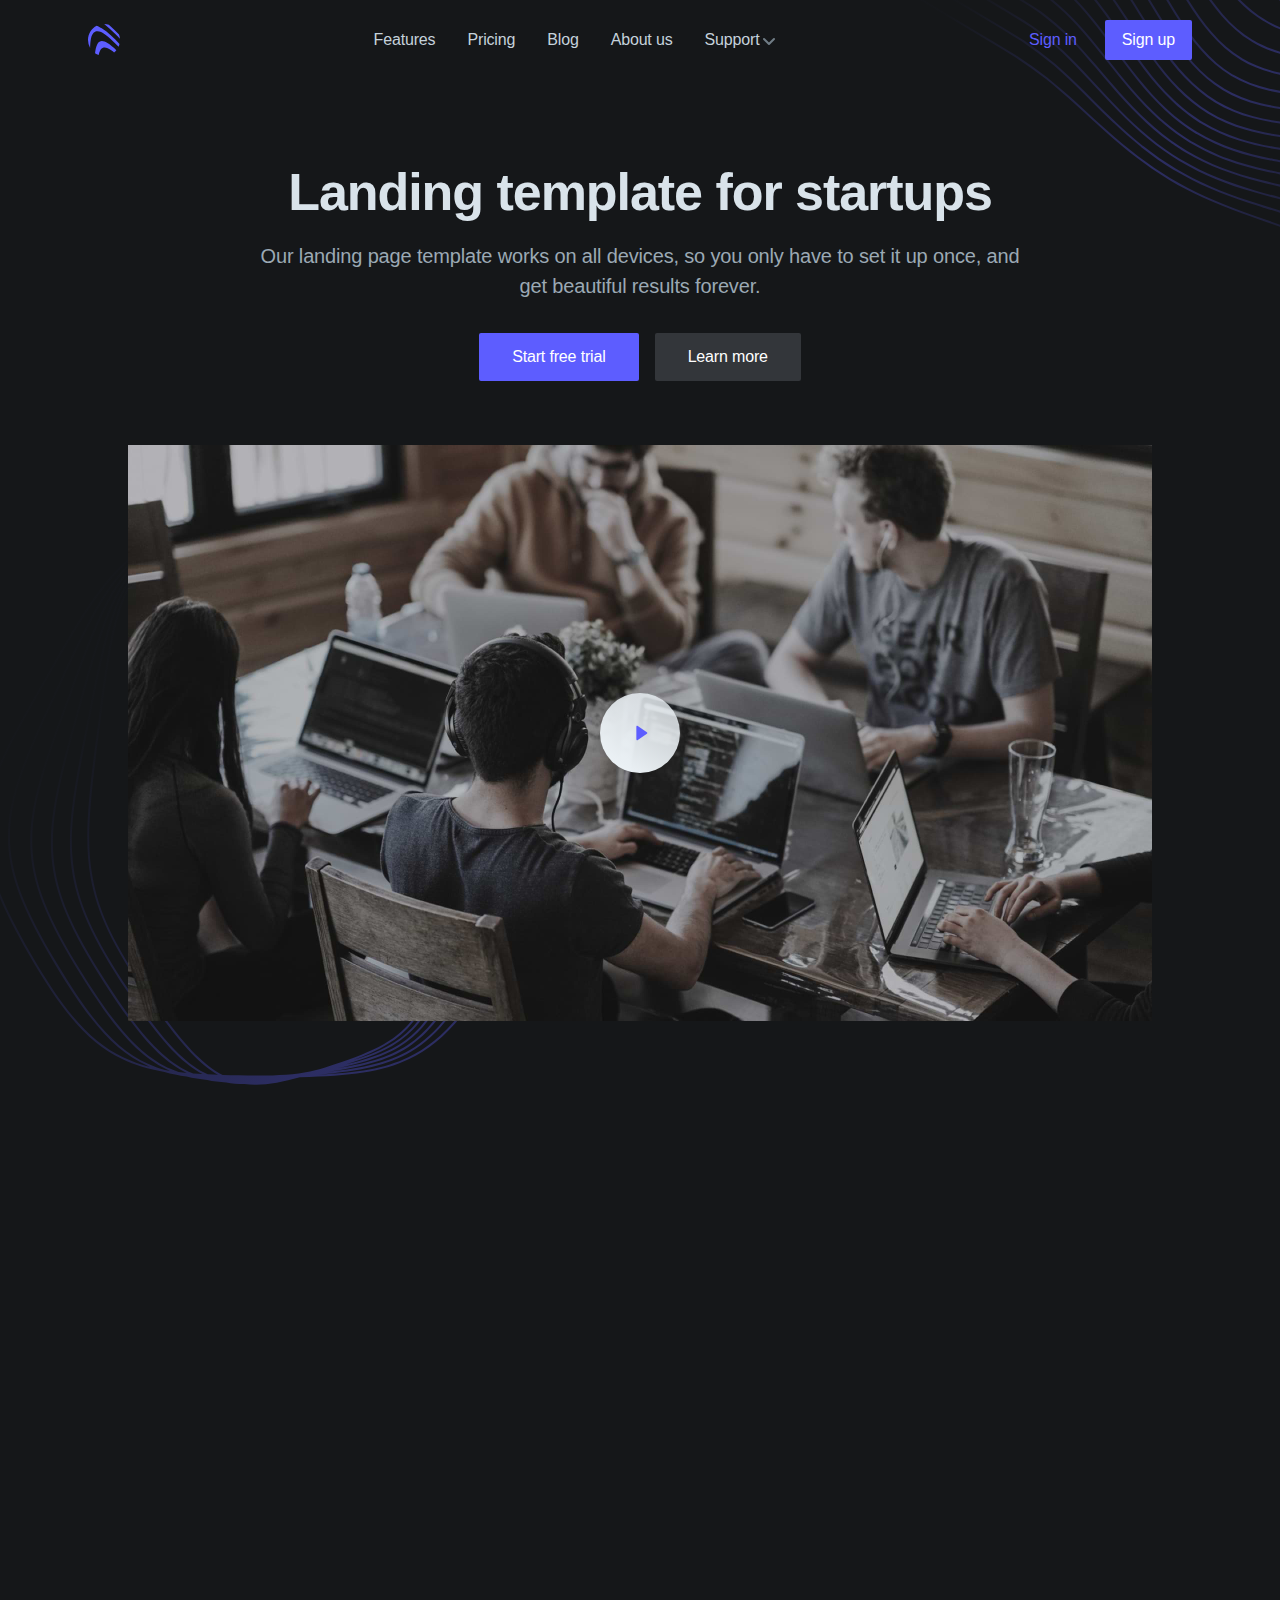
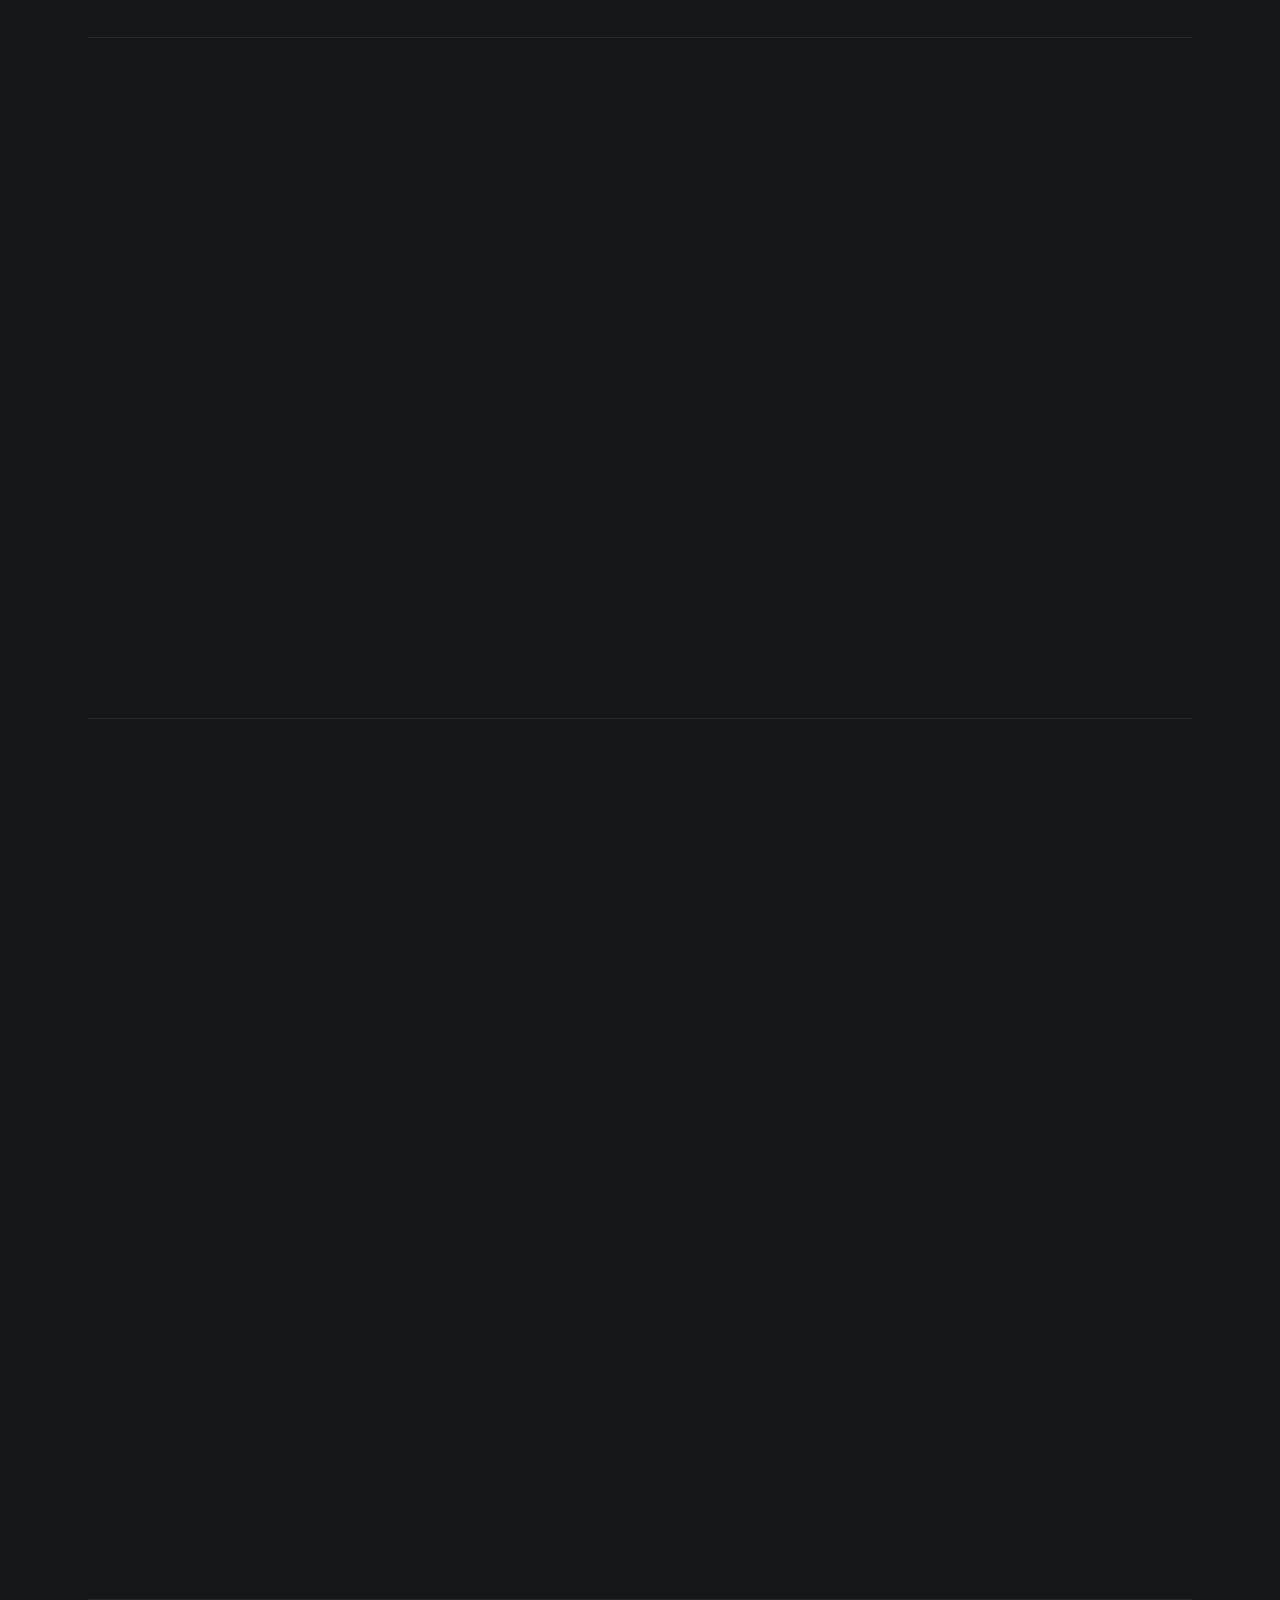
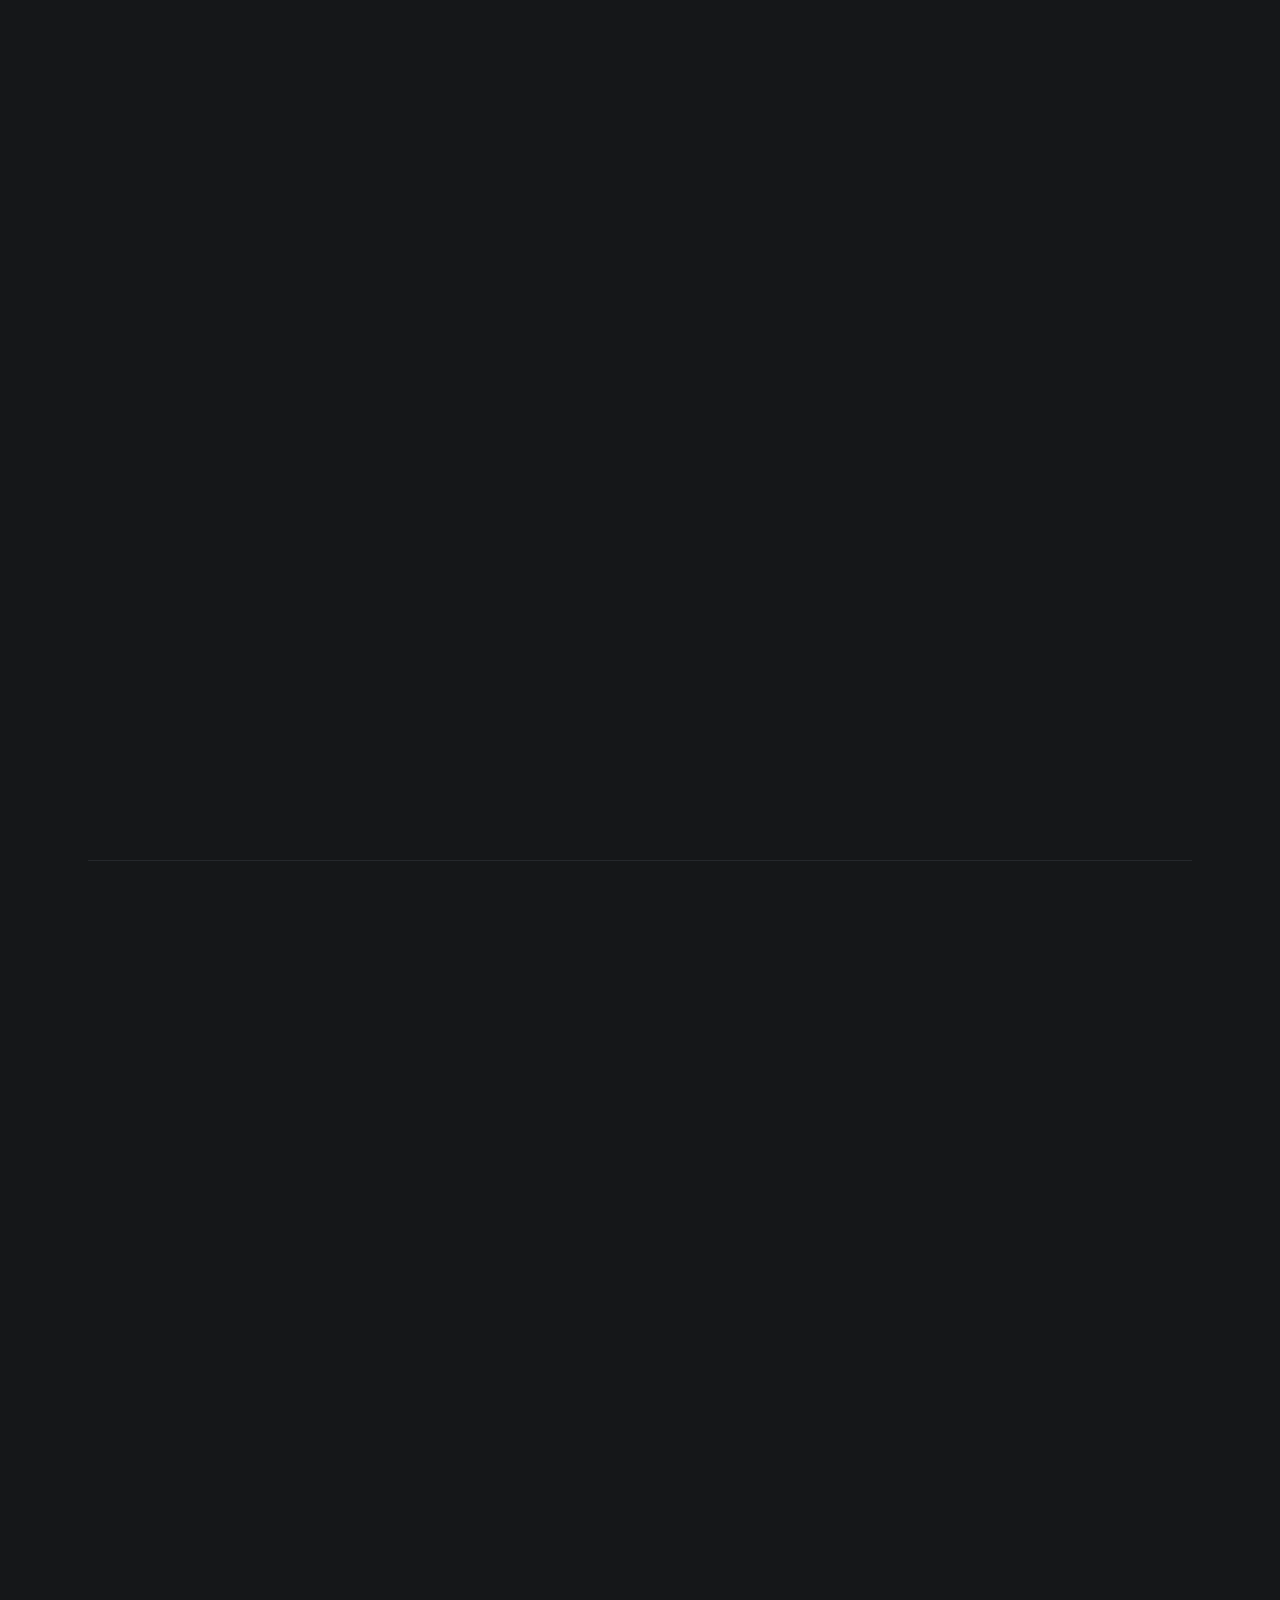
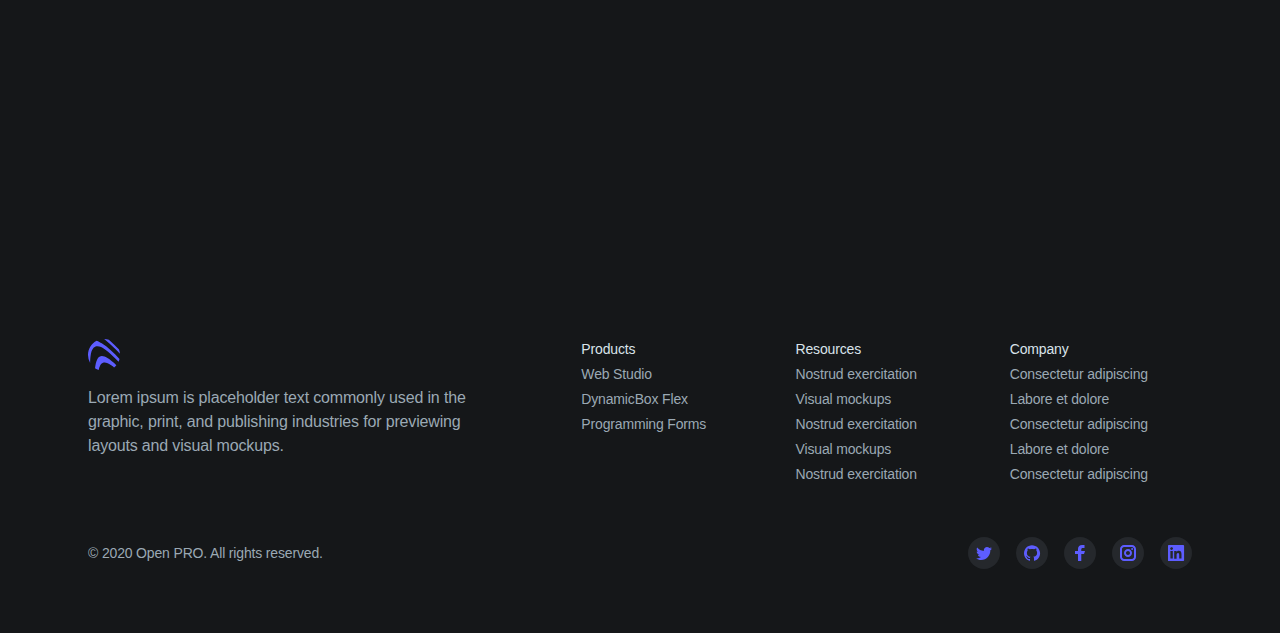
<file: index-2.html>
<!DOCTYPE html>
<html lang="en">
<!-- Mirrored from preview.cruip.com/open-pro/index.html by HTTrack Website Copier/3.x [XR&CO'2014], Sun, 18 Jul 2021 18:26:41 GMT -->

<head>
    <meta charset="utf-8">
    <title>Open PRO HTML Demo - Home</title>
    <meta name="viewport" content="width=device-width,initial-scale=1">
    <link rel="shortcut icon" href="images/favicons/favicon.ico">
    <link rel="icon" type="image/png" sizes="16x16" href="images/favicons/favicon-16x16.png">
    <link rel="icon" type="image/png" sizes="32x32" href="images/favicons/favicon-32x32.png">
    <link rel="icon" type="image/png" sizes="48x48" href="images/favicons/favicon-48x48.png">
    <link rel="manifest" href="images/favicons/manifest.json">
    <meta name="mobile-web-app-capable" content="yes">
    <meta name="theme-color" content="#fff">
    <meta name="application-name" content="open-pro-html">
    <link rel="apple-touch-icon" sizes="57x57" href="images/favicons/apple-touch-icon-57x57.png">
    <link rel="apple-touch-icon" sizes="60x60" href="images/favicons/apple-touch-icon-60x60.png">
    <link rel="apple-touch-icon" sizes="72x72" href="images/favicons/apple-touch-icon-72x72.png">
    <link rel="apple-touch-icon" sizes="76x76" href="images/favicons/apple-touch-icon-76x76.png">
    <link rel="apple-touch-icon" sizes="114x114" href="images/favicons/apple-touch-icon-114x114.png">
    <link rel="apple-touch-icon" sizes="120x120" href="images/favicons/apple-touch-icon-120x120.png">
    <link rel="apple-touch-icon" sizes="144x144" href="images/favicons/apple-touch-icon-144x144.png">
    <link rel="apple-touch-icon" sizes="152x152" href="images/favicons/apple-touch-icon-152x152.png">
    <link rel="apple-touch-icon" sizes="167x167" href="images/favicons/apple-touch-icon-167x167.png">
    <link rel="apple-touch-icon" sizes="180x180" href="images/favicons/apple-touch-icon-180x180.png">
    <link rel="apple-touch-icon" sizes="1024x1024" href="images/favicons/apple-touch-icon-1024x1024.png">
    <meta name="apple-mobile-web-app-capable" content="yes">
    <meta name="apple-mobile-web-app-status-bar-style" content="black-translucent">
    <meta name="apple-mobile-web-app-title" content="open-pro-html">
    <link href="style.1da29ca7cebf653459d9.css" rel="stylesheet">
</head>

<body class="rf fj j ft fz">
    <div class="ng nx ob ut">
        <header class="av la ll">
            <div class="og iw up ho">
                <div class="ng nq rr rj">
                    <div class="ro sc"><a class="nv" href="index-2.html" aria-label="Cruip"><svg
                                class="li rx a_ text-purple-600" viewBox="0 0 32 32" xmlns="http://www.w3.org/2000/svg">
                                <path
                                    d="M31.952 14.751a260.51 260.51 0 00-4.359-4.407C23.932 6.734 20.16 3.182 16.171 0c1.634.017 3.21.28 4.692.751 3.487 3.114 6.846 6.398 10.163 9.737.493 1.346.811 2.776.926 4.262zm-1.388 7.883c-2.496-2.597-5.051-5.12-7.737-7.471-3.706-3.246-10.693-9.81-15.736-7.418-4.552 2.158-4.717 10.543-4.96 16.238A15.926 15.926 0 010 16C0 9.799 3.528 4.421 8.686 1.766c1.82.593 3.593 1.675 5.038 2.587 6.569 4.14 12.29 9.71 17.792 15.57-.237.94-.557 1.846-.952 2.711zm-4.505 5.81a56.161 56.161 0 00-1.007-.823c-2.574-2.054-6.087-4.805-9.394-4.044-3.022.695-4.264 4.267-4.97 7.52a15.945 15.945 0 01-3.665-1.85c.366-3.242.89-6.675 2.405-9.364 2.315-4.107 6.287-3.072 9.613-1.132 3.36 1.96 6.417 4.572 9.313 7.417a16.097 16.097 0 01-2.295 2.275z">
                                </path>
                            </svg></a></div>
                    <nav class="nw hm h_">
                        <ul class="ng rs rt nk nq">
                            <li><a class="fn fm up ua ng nq cu cp cc" href="features.html">Features</a></li>
                            <li><a class="fn fm up ua ng nq cu cp cc" href="pricing.html">Pricing</a></li>
                            <li><a class="fn fm up ua ng nq cu cp cc" href="blog.html">Blog</a></li>
                            <li><a class="fn fm up ua ng nq cu cp cc" href="about.html">About us</a></li>
                            <li class="am" x-data="{ open: false }" @mouseenter="open = true"
                                @mouseleave="open = false"><a class="fn fm up ua ng nq cu cp cc" href="#0"
                                    aria-haspopup="true" :aria-expanded="open" @focus="open = true"
                                    @focusout="open = false" @click.prevent="">Support <svg class="lt rg a_ fi nd st ro"
                                        viewBox="0 0 12 12" xmlns="http://www.w3.org/2000/svg">
                                        <path
                                            d="M10.28 4.305L5.989 8.598 1.695 4.305A1 1 0 00.28 5.72l5 5a1 1 0 001.414 0l5-5a1 1 0 10-1.414-1.414z">
                                        </path>
                                    </svg></a>
                                <ul class="lb av ak ab lu _ ua sp nn" x-show="open" x-transition:enter="cu cl cd ly"
                                    x-transition:enter-start="ok cn" x-transition:enter-end="oj lz"
                                    x-transition:leave="cu cl cd" x-transition:leave-start="oj"
                                    x-transition:leave-end="ok" x-cloak="">
                                    <li><a class="rc in fr fg ng ua up iu" href="contact.html" @focus="open = true"
                                            @focusout="open = false">Contact us</a></li>
                                    <li><a class="rc in fr fg ng ua up iu" href="help.html" @focus="open = true"
                                            @focusout="open = false">Help center</a></li>
                                    <li><a class="rc in fr fg ng ua up iu" href="404.html" @focus="open = true"
                                            @focusout="open = false">404</a></li>
                                </ul>
                            </li>
                        </ul>
                        <ul class="ng rs rt nk nq">
                            <li><a class="rc text-purple-600 fm up ul ng nq cu cp cc" href="signin.html">Sign in</a>
                            </li>
                            <li><a class="r az tr th sf" href="signup.html">Sign up</a></li>
                        </ul>
                    </nav>
                    <div class="hy" x-data="{ expanded: false }"><button class="l" :class="{ 'active': expanded }"
                            @click.stop="expanded = !expanded" aria-controls="mobile-nav"
                            :aria-expanded="expanded"><span class="g">Menu</span> <svg class="lr rw a_ fn fm cu cp cc"
                                viewBox="0 0 24 24" xmlns="http://www.w3.org/2000/svg">
                                <rect y="4" width="24" height="2" rx="1"></rect>
                                <rect y="11" width="24" height="2" rx="1"></rect>
                                <rect y="18" width="24" height="2" rx="1"></rect>
                            </svg></button>
                        <nav id="mobile-nav" class="av ak lf ax la up ho ut co cv cc" x-ref="mobileNav"
                            :style="expanded ? 'max-height: ' + $refs.mobileNav.scrollHeight + 'px; opacity: 1' : 'max-height: 0; opacity: .8'"
                            @click.away="expanded = false" @keydown.escape.window="expanded = false" x-cloak="">
                            <ul class="_ up ua">
                                <li><a class="ng fn fm ua" href="features.html">Features</a></li>
                                <li><a class="ng fn fm ua" href="pricing.html">Pricing</a></li>
                                <li><a class="ng fn fm ua" href="blog.html">Blog</a></li>
                                <li><a class="ng fn fm ua" href="about.html">About us</a></li>
                                <li class="ua iv nf nc tx"><span class="ng fn ua">Support</span>
                                    <ul class="uj">
                                        <li><a class="in ng rc fr fm ua" href="contact.html">Contact us</a></li>
                                        <li><a class="in ng rc fr fm ua" href="help.html">Help center</a></li>
                                        <li><a class="in ng rc fr fm ua" href="404.html">404</a></li>
                                    </ul>
                                </li>
                                <li><a class="ng rc la text-purple-600 fm ua rn" href="signin.html">Sign in</a></li>
                                <li><a class="rc la ny nq rn nu tg up ua iv nn az tr th cu cp cc"
                                        href="signup.html">Sign up</a></li>
                            </ul>
                        </nav>
                    </div>
                </div>
            </div>
        </header>
        <main class="rs">
            <div class="am og iw rd ap" aria-hidden="true"><svg class="av ay ab ly lj os" width="722" height="320"
                    fill="none" xmlns="http://www.w3.org/2000/svg">
                    <defs>
                        <linearGradient id="illustration-01" x1="-4.14" y1="43.12" x2="303.145" y2="391.913"
                            gradientUnits="userSpaceOnUse">
                            <stop stop-color="#5D5DFF" stop-opacity=".01"></stop>
                            <stop offset=".538" stop-color="#5D5DFF" stop-opacity=".32"></stop>
                            <stop offset="1" stop-color="#5D5DFF" stop-opacity=".01"></stop>
                        </linearGradient>
                    </defs>
                    <path
                        d="M292.512 0h-2.485c4.1 5.637 8.143 10.76 12.185 15.446 9.096 10.552 19.043 19.174 29.583 25.644l1.077.653c10.95 6.545 23.653 11.451 37.755 14.581 10.83 2.404 22.918 4.156 36.801 5.33 1.983.167 4.003.323 6.061.467l8.683.586 13.802.908c7.255.481 14.609.992 21.813 1.59 15.862 1.32 29.664 3.387 42.19 6.323 12.94 3.037 25.656 7.543 37.793 13.392 10.864 5.262 21.212 11.088 33.257 18.156l4.89 2.881 8.261 4.882 8.936 5.294c4.433 2.63 8.802 5.225 13.05 7.75l111.75 66.854-.302 17.311-119.133-71.27-8.026-4.755c-5.739-3.402-11.479-6.804-17.226-10.201l-8.627-5.093-2.22-1.304c-9.734-5.702-20.902-12.052-32.624-17.476-12.24-5.606-25.329-9.783-38.902-12.416-12.707-2.466-26.845-4.136-43.222-5.103-5.134-.304-10.349-.577-15.499-.837l-12.699-.634c-5.501-.278-11.071-.572-16.549-.903-16.278-.983-30.242-2.79-42.691-5.52-13.922-3.054-26.434-7.865-37.189-14.297l-.216-.13c-10.674-6.415-20.743-15.096-29.926-25.804-7.789-9.08-15.45-19.67-23.372-32.305h-2.375c8.231 13.22 16.162 24.228 24.215 33.613 9.087 10.589 19.033 19.232 29.585 25.71l1.05.638c10.95 6.546 23.663 11.436 37.786 14.533 12.543 2.753 26.61 4.574 43 5.565 6.569.396 13.266.739 19.819 1.066l9.412.47c5.157.26 10.38.533 15.519.837 16.294.964 30.346 2.622 42.959 5.07 13.438 2.609 26.375 6.737 38.446 12.27 11.344 5.25 22.063 11.267 34.668 18.686 11.234 6.623 22.437 13.273 33.62 19.911l.134.079L717.605 210.4l-.118 6.611-9.378 5.2-118.373-70.814-5.613-3.333c-6.164-3.66-12.333-7.322-18.511-10.98l-9.728-5.749c-10.269-6.053-22.289-12.98-34.985-18.587-12.052-5.285-25.318-9.17-39.43-11.549-12.67-2.137-26.94-3.58-43.621-4.412a2849 2849 0 00-9.384-.446l-12.33-.569c-7.68-.36-15.464-.752-23.091-1.24-16.073-1.029-29.986-2.919-42.533-5.775-13.463-3.07-25.643-7.76-36.221-13.946l-1.1-.652c-10.681-6.42-20.782-15.045-30.025-25.638-8.423-9.651-16.628-20.952-25.086-34.547-2.86-4.598-5.712-9.285-8.535-13.974h-2.353c3.03 5.04 6.097 10.089 9.174 15.034 8.522 13.69 16.789 25.075 25.276 34.805 9.117 10.456 19.078 19.029 29.623 25.503l1.107.67c10.957 6.551 23.633 11.496 37.678 14.698 12.632 2.88 26.648 4.784 42.85 5.822 7.628.488 15.41.88 23.084 1.24l8.893.411c4.29.197 8.577.395 12.857.607l2.743.143c15.419.84 28.74 2.232 40.645 4.241 13.952 2.352 27.06 6.192 38.957 11.41 11.732 5.179 22.905 11.511 32.637 17.221l2.138 1.258a8484.147 8484.147 0 0118.821 11.139l15.013 8.911 117.373 70.217-15.197 8.425-109.893-65.739a12699.359 12699.359 0 00-33.842-20.079l-2.513-1.48c-10.108-5.938-20.911-12.023-32.56-16.979-11.955-5.048-25.326-8.759-39.741-11.026-12.693-1.997-26.58-3.346-43.705-4.248l-14.663-.763c-9.945-.525-20.054-1.099-29.906-1.866-15.822-1.231-29.613-3.321-42.162-6.387-13.681-3.341-26.103-8.316-36.925-14.783l-.238-.142c-10.726-6.447-20.889-14.965-30.212-25.321-8.603-9.56-16.927-20.658-25.447-33.931-6.08-9.475-12.083-19.349-17.921-29.011h-2.336c1.509 2.496 3.032 5.009 4.56 7.525 2.933 4.83 5.897 9.678 8.894 14.474.465.745.933 1.48 1.401 2.217.278.438.556.875.833 1.315l1.922 3.046.968 1.52c8.573 13.361 16.963 24.544 25.646 34.19 9.188 10.206 19.186 18.655 29.736 25.131l1.174.712c10.991 6.569 23.6 11.619 37.474 15.009 12.661 3.092 26.556 5.198 42.483 6.437 9.865.768 19.977 1.343 29.925 1.868l14.695.766c17.014.891 30.836 2.234 43.498 4.225 14.254 2.242 27.468 5.907 39.272 10.892 12.491 5.314 24.059 11.973 34.838 18.339 11.306 6.68 22.581 13.381 33.836 20.076l108.895 65.144-15.191 8.432-135.199-80.881-3.428-1.983c-9.651-5.569-20.371-11.579-31.743-16.306-11.852-4.927-25.245-8.594-39.809-10.901l-1.755-.272c-11.757-1.794-24.735-3.133-40.57-4.187l-9.563-.627c-11.892-.788-24.004-1.646-35.753-2.81-15.522-1.538-29.148-3.901-41.66-7.223-13.481-3.58-25.829-8.692-36.702-15.191l-.258-.155c-10.768-6.471-21.01-14.855-30.446-24.92-8.819-9.41-17.308-20.236-25.953-33.101-6.81-10.136-13.402-20.596-19.809-30.87l-3.821-6.139A784.13 784.13 0 00213.574 0h-2.377a797.304 797.304 0 014.292 6.818l3.839 6.166c6.435 10.32 13.049 20.813 19.831 30.9 8.707 12.96 17.262 23.87 26.152 33.353 9.273 9.894 19.32 18.185 29.882 24.665l1.256.761c11.03 6.594 23.55 11.777 37.214 15.406 12.614 3.351 26.344 5.732 41.976 7.281 12.999 1.288 26.422 2.201 39.508 3.059l4.682.305 3.533.238c15.49 1.079 28.215 2.449 39.802 4.28 14.392 2.276 27.633 5.899 39.354 10.771 12.615 5.243 24.474 12.113 34.925 18.167l.004.002 134.169 80.265-15.194 8.418-126.705-75.799-3.424-1.993c-9.642-5.598-20.351-11.637-31.706-16.377-11.784-4.92-25.128-8.664-39.66-11.129l-1.632-.273c-11.217-1.848-23.778-3.36-39.208-4.72l-2.278-.198c-5.128-.438-10.212-.88-15.25-1.341l-2.682-.248c-2.236-.209-4.461-.424-6.679-.644a922.679 922.679 0 01-9.956-1.044 621.162 621.162 0 01-4.88-.56l-4.086-.492c-15.234-1.908-28.673-4.582-41.088-8.177-13.282-3.846-25.55-9.105-36.465-15.627-10.916-6.535-21.343-14.825-30.979-24.662-9.015-9.203-17.69-19.72-26.52-32.151a645.536 645.536 0 01-3.61-5.142c-5.904-8.495-11.711-17.27-17.283-25.798l-4.663-7.147c-4.16-6.357-8.022-12.084-11.691-17.333h-2.443c4.089 5.816 8.415 12.229 13.13 19.453l3.563 5.466c5.831 8.932 11.941 18.178 18.228 27.198 1.046 1.5 2.093 2.99 3.144 4.468 8.888 12.517 17.629 23.112 26.722 32.393 9.373 9.567 19.481 17.695 30.065 24.181l1.317.797c11.061 6.612 23.487 11.938 36.933 15.832 12.515 3.624 26.057 6.32 41.397 8.24l1.647.192a658.952 658.952 0 0011.469 1.303c1.956.208 3.919.409 5.89.604l3.27.32 4.723.446 1.443.133c3.766.343 7.545.681 11.352 1.012l6.086.526c16.116 1.42 29.094 3.007 40.683 4.973 14.384 2.439 27.58 6.14 39.227 11.002 12.623 5.268 24.453 12.169 34.883 18.253l.003.002 125.701 75.197-15.191 8.422-118.241-70.735-4.584-2.679c-9.331-5.431-19.619-11.216-30.431-15.858-11.836-5.081-24.695-8.904-39.315-11.688l-1.55-.292c-11.408-2.121-23.837-3.9-39.899-5.712l-5.712-.642c-11.977-1.355-25.348-2.954-38.236-4.945-14.942-2.308-28.187-5.309-40.496-9.175-13.07-4.103-25.259-9.506-36.226-16.063l-.274-.164-1.352-.84-.226-.139c-.759-.466-1.517-.932-2.272-1.416-7.736-4.973-15.239-10.75-22.381-17.235a45.03 45.03 0 00-.466-.418 45.818 45.818 0 01-.619-.558l-.245-.232a184.96 184.96 0 01-3.418-3.247c-9.21-8.984-18.082-19.176-27.125-31.162l-1.507-2.007c-7.269-9.72-14.35-19.8-22.529-31.663l-2.095-3.036C191.451 18.119 184.439 8.547 177.667 0h-2.657l.351.44c6.939 8.712 14.099 18.463 22.92 31.212l4.604 6.67c7.71 11.14 14.515 20.748 21.574 30.104 9.105 12.066 18.043 22.332 27.324 31.388a182.785 182.785 0 006.033 5.607c.197.175.393.352.589.53.294.266.588.532.886.791l.924.784c6.103 5.256 12.444 10.01 18.967 14.195a154.57 154.57 0 002.946 1.835l.107.065 1.171.728c11.104 6.637 23.436 12.104 36.656 16.252 12.403 3.897 25.745 6.921 40.788 9.244 11.799 1.824 23.991 3.318 35.153 4.597l9.965 1.126c16.237 1.849 28.714 3.668 40.21 5.857 14.466 2.752 27.19 6.533 38.9 11.561 12.537 5.383 24.361 12.314 34.787 18.427l117.21 70.118-15.191 8.421L512.24 204.3l-3.584-2.109c-10.661-6.26-20.553-11.929-31.029-17.158a246.546 246.546 0 00-39.045-12.038l-1.519-.33c-10.674-2.296-22.3-4.33-37.111-6.49l-8.817-1.268c-11.414-1.652-24.095-3.579-36.516-5.887-14.656-2.725-27.709-6.054-39.904-10.176-12.886-4.357-24.999-9.899-36.003-16.476l-.252-.152c-.387-.233-.773-.475-1.159-.716l-.612-.381-1.432-.881a77.05 77.05 0 01-.713-.449 185.943 185.943 0 01-17.595-12.766l-2.244-1.846a43.697 43.697 0 01-.657-.567c-.152-.133-.304-.266-.458-.398a196.7 196.7 0 01-6.393-5.701c-9.373-8.753-18.441-18.622-27.72-30.171-8.247-10.263-16.376-21.13-23.997-31.474l-1.625-2.207c-10.181-13.846-18.17-24.081-25.906-33.187A247.583 247.583 0 00157.567 0h-2.792c4.039 4.13 7.93 8.395 11.652 12.773l1.479 1.75c6.919 8.238 14.145 17.51 23.055 29.582l1.284 1.744c8.079 10.986 16.779 22.68 25.673 33.749 9.322 11.602 18.452 21.539 27.917 30.379 9.896 9.246 20.49 17.285 31.493 23.898l.36.215c11.126 6.65 23.368 12.253 36.39 16.654 12.285 4.153 25.427 7.505 40.177 10.246 12.72 2.362 25.519 4.317 40.669 6.488l1.523.217c17.103 2.446 29.966 4.684 41.708 7.257a244.644 244.644 0 0138.692 11.929c11.568 5.779 22.862 12.355 34.371 19.142l108.742 65.054-15.19 8.421-101.26-60.575-3.468-2.05a1552.578 1552.578 0 00-6.779-3.978l-2.69-1.566-1.575-.908-2.67-1.532c-5.735-3.273-11.4-6.398-17.219-9.413l-.066-.032c-12.547-5.416-25.459-9.837-38.379-13.139l-2.233-.563c-10.238-2.551-21.443-4.901-35.655-7.477l-9.452-1.694c-1.537-.277-3.051-.552-4.545-.825l-3.732-.687-2.514-.469-3.59-.676-1.796-.344-3.274-.636-1.95-.384-3.295-.658-1.788-.366-3.524-.728c-.949-.199-1.894-.405-2.84-.608l-.591-.126c-.539-.115-1.078-.229-1.615-.347-14.382-3.144-27.244-6.797-39.322-11.163a218.82 218.82 0 01-9.406-3.645c-9.169-3.803-17.92-8.182-26.125-13.066l-.279-.162c-9.917-5.981-19.604-12.98-28.777-20.894l-1.144-.994-.654-.57c-.389-.338-.778-.676-1.163-1.02-9.55-8.551-18.812-18.102-28.316-29.201-8.47-9.886-16.85-20.337-24.714-30.283l-3.029-3.833c-9.828-12.4-17.695-21.758-25.346-30.158-7.939-8.71-16.62-17.003-25.89-24.728h-3.138c9.865 8.07 19.126 16.835 27.547 26.073l1.013 1.116c7.109 7.86 14.507 16.678 23.615 28.146l5.354 6.767c7.38 9.31 15.181 18.996 23.065 28.2 9.568 11.168 18.891 20.782 28.501 29.389.324.29.652.575.98.86l.6.522.579.51c.552.486 1.104.973 1.662 1.45l.286.24c8.422 7.173 17.248 13.598 26.321 19.144l1.441.872.463.272c8.276 4.93 17.114 9.352 26.381 13.194a220.411 220.411 0 009.496 3.683c12.134 4.391 25.079 8.065 39.575 11.235l1.099.236 3.958.844 1.705.353c1.208.251 2.418.502 3.637.749l3.247.648 2.677.527 3.178.614 3.25.617 2.998.563 4.977.917 5.067.919 8.782 1.575c15.209 2.756 26.956 5.251 37.752 8.01 12.776 3.264 25.577 7.645 38.047 13.024l1.904 1 .789.414c.531.278 1.063.557 1.591.839l1.105.598c1.069.574 2.137 1.148 3.2 1.73l1.089.604.006.003c1.053.581 2.107 1.162 3.159 1.751l1.608.91c.877.493 1.753.986 2.628 1.485l3.042 1.748 2.079 1.202c4.012 2.329 8.022 4.698 12.057 7.091l100.266 59.981-15.19 8.422-92.779-55.501c-10.863-6.503-22.453-13.383-34.263-19.76-11.843-5.511-24.426-10.458-37.446-14.719-12.293-3.312-25.504-6.48-40.387-9.682l-4.924-1.062c-11.569-2.504-23.679-5.197-35.642-8.211-14.103-3.551-26.783-7.514-38.762-12.117-12.569-4.829-24.546-10.625-35.596-17.23-11.007-6.555-21.797-14.378-31.99-23.144-9.691-8.335-19.142-17.58-28.897-28.263-8.313-9.103-16.341-18.416-23.934-27.33l-5.251-6.169c-9.047-10.589-17.348-19.903-25.346-28.435-9.762-9.395-19.915-18.108-30.223-25.931-5.842-3.907-11.708-7.64-17.952-11.493h-3.842c7.293 4.462 13.996 8.696 20.624 13.13 10.231 7.766 20.324 16.427 29.962 25.706l1.775 1.9c7.715 8.294 15.754 17.361 24.482 27.613l5.88 6.91c7.932 9.29 15.017 17.432 22.341 25.455 9.833 10.764 19.341 20.065 29.07 28.432a240.266 240.266 0 0015.696 12.406c.753.545 1.51 1.077 2.268 1.61l.378.266 1.303.923c.887.614 1.779 1.213 2.671 1.811l.142.095 1.279.865.93.603.931.6.407.263c.673.437 1.347.873 2.024 1.299l.436.268c1.113.698 2.228 1.391 3.349 2.065l.453.271c11.169 6.669 23.249 12.517 35.904 17.38 12.032 4.626 24.787 8.613 38.991 12.187 12.789 3.22 26.028 6.14 37.738 8.667l2.894.624c14.849 3.194 28.027 6.353 40.236 9.643 12.907 4.223 25.405 9.136 37.149 14.602 11.083 5.989 21.888 12.372 32.07 18.466l93.812 56.122-15.191 8.421-84.3-50.429c-10.283-6.155-20.389-12.172-30.664-17.976l-3.474-1.95c-11.758-5.82-24.11-11.14-36.755-15.829-11.699-3.754-24.048-7.317-37.696-10.878l-8.257-2.141c-10.959-2.847-22.15-5.798-33.191-8.973-13.907-3.999-26.402-8.276-38.201-13.075-11.934-4.857-23.372-10.492-34.022-16.762l-1.878-1.116c-10.885-6.542-21.554-14.117-31.716-22.519-9.807-8.105-19.447-17.042-29.472-27.323l-1.878-1.931c-7.8-8.046-15.334-16.143-24.014-25.537l-2.106-2.28c-9.989-10.819-19.25-20.356-28.345-29.185-9.967-8.87-20.342-17.2-30.88-24.79-10.291-6.67-20.91-13.102-31.01-19.154L71.17 0h-3.91l12.012 7.186c10.623 6.356 21.932 13.164 33.066 20.378 10.437 7.52 20.76 15.807 30.647 24.604 9.031 8.771 18.267 18.282 28.237 29.077l4.565 4.94c7.373 7.969 15.399 16.577 23.471 24.848 10.079 10.334 19.771 19.32 29.627 27.469 10.238 8.463 20.983 16.092 31.947 22.682l.512.307c11.127 6.651 23.132 12.612 35.68 17.72 11.863 4.828 24.424 9.129 38.401 13.143 13.393 3.846 27.415 7.479 39.784 10.683l3.168.827c13.095 3.443 24.943 6.873 36.091 10.45 12.542 4.652 24.829 9.943 36.478 15.707 11.436 6.383 22.627 13.042 34.038 19.872l83.312 49.837-15.188 8.419-83.375-49.87c-8.949-5.339-17.01-10.109-25.31-14.885l-1.167-.669a445.552 445.552 0 00-36.095-16.888c-12.157-4.498-25.091-8.851-38.44-12.94l-12.683-3.877c-3.222-.987-6.465-1.985-9.711-2.992a1326.146 1326.146 0 01-16.497-5.223c-13.752-4.464-26.065-9.053-37.641-14.029-12.329-5.297-24.177-11.33-35.222-17.93-11.016-6.575-21.952-14.167-32.423-22.488l-.885-.709-.885-.715c-8.445-6.798-16.887-14.192-25.668-22.487l-1.74-1.647-.875-.833c-6.61-6.333-13.23-12.856-19.721-19.291l-9.127-9.06c-9.831-9.756-19.681-19.025-29.305-27.578a450.321 450.321 0 00-31.508-23.698l-1.346-.838c-9.307-5.829-18.72-11.514-28.315-17.26L37.99 0h-3.896l36.507 21.838c7.908 4.73 15.682 9.398 23.36 14.11l2.923 1.805 2.914 1.81c.417.26.836.52 1.254.778.894.554 1.789 1.109 2.679 1.668a448.243 448.243 0 0131.305 23.547c9.573 8.506 19.396 17.751 29.196 27.478l9.203 9.136c6.472 6.417 13.074 12.923 19.671 19.24l1.028.976 1.024.969c8.639 8.189 16.952 15.511 25.26 22.246l1.247 1.006.674.544c.32.258.639.517.959.771 10.037 7.981 20.471 15.299 31.122 21.728l1.526.914c11.118 6.645 23.049 12.719 35.457 18.052 11.634 5 24.004 9.611 37.814 14.094 2.744.89 5.505 1.773 8.274 2.649 1.479.467 2.962.927 4.443 1.389l1.234.387c.824.259 1.649.518 2.474.774 3.406 1.057 6.809 2.104 10.189 3.139l12.309 3.763c13.313 4.078 26.21 8.418 38.296 12.889a446.07 446.07 0 0135.864 16.78c9.992 5.735 19.775 11.549 30.386 17.895l78.389 46.892-15.194 8.425-77.43-46.317a3615.384 3615.384 0 00-23.849-14.143 535.697 535.697 0 00-35.491-17.853c-11.788-4.911-24.05-9.655-37.499-14.509l-13.016-4.542c-8.326-2.912-16.772-5.887-25.069-8.901-13.567-4.932-25.698-9.833-37.086-14.982-12.204-5.519-23.993-11.665-35.041-18.267a351.216 351.216 0 01-32.639-22.173c-9.931-7.588-19.948-15.916-30.627-25.458-8.047-7.191-16.135-14.595-24.017-21.83l-5.649-5.187c-10.488-9.436-20.367-17.939-30.228-26.016a533.817 533.817 0 00-32.08-22.7l-2.994-1.831C82.682 46.58 72.182 40.299 62.823 34.704L4.807 0H.912L72.92 43.08A2667.18 2667.18 0 0195.09 56.503a531.987 531.987 0 0131.911 22.578c9.808 8.036 19.665 16.519 30.123 25.928l2.765 2.54c8.788 8.069 17.874 16.411 26.914 24.489 10.716 9.576 20.773 17.935 30.744 25.556 9.896 7.563 20.119 14.569 30.425 20.849l2.402 1.451c11.113 6.641 22.97 12.822 35.243 18.372 11.435 5.17 23.613 10.091 37.228 15.04 8.306 3.017 16.758 5.995 25.089 8.908l13.009 4.54c13.408 4.839 25.642 9.572 37.368 14.457a533.965 533.965 0 0135.304 17.759l2.985 1.755a4160.789 4160.789 0 0122.852 13.576L535.843 320l17.217-9.546.008.005 19.242-10.667-.003-.002 17.213-9.543-.004-.002 17.241-9.558-.003-.002 17.212-9.543-.001-.001 15.193-8.424.015.009 19.243-10.669-.017-.011 15.2-8.423.012.007 19.242-10.679-.011-.007 15.214-8.434.015.009 11.395-6.319.158-8.949-.032-.019.302-17.325.02.012.384-21.951-.018-.01.304-17.347.017.011.383-21.951-.005-.003.302-17.333.004.002.382-21.95-.011-.007.344-19.635L602.072 0h-3.894L719.98 72.867l-.303 17.33-102.535-61.341-7.049-4.107-7.64-4.461c-4.239-2.476-8.479-4.953-12.725-7.424l-6.674-3.872-2.309-1.327A778.468 778.468 0 00567.066 0h-4.202c5.968 3.215 12.285 6.749 19.184 10.726a4181.24 4181.24 0 0113.15 7.649l7.533 4.4c4.465 2.608 8.928 5.216 13.385 7.806l103.532 61.937-.302 17.328-110.945-66.372-19.166-11.105a2476.893 2476.893 0 00-15.007-8.622c-12.604-7.122-24.165-13.031-35.347-18.067A373.292 373.292 0 00525.486 0h-5.465a376.339 376.339 0 0118.035 7.506c11.125 5.01 22.633 10.892 35.182 17.984A2660.44 2660.44 0 01590.989 35.7l12.877 7.464 3.517 2.034 111.918 66.953-.302 17.334-119.342-71.396-12.521-7.206c-7.176-4.127-14.49-8.302-21.782-12.332-12.421-6.827-24.185-12.421-35.962-17.105-1.516-.6-3.046-1.19-4.589-1.77-10.806-4.067-22.282-7.67-34.189-10.734-9.091-2.324-18.353-4.392-27.412-6.295-3.021-.635-6.02-1.253-8.982-1.854L450.3 0h-9.853c2.507.54 5.097 1.08 7.781 1.623l1.19.24c13.106 2.628 27.11 5.54 40.699 9.015a370.4 370.4 0 015.046 1.338c11.707 3.197 22.952 6.92 33.492 11.09 11.72 4.662 23.408 10.222 35.735 16.996 6.44 3.562 12.9 7.237 19.266 10.89l14.983 8.622 120.325 71.983-.302 17.335-93.969-56.217-10.422-6.176c-4.801-2.849-9.609-5.696-14.422-8.543-1.202-.711-2.402-1.423-3.602-2.135a2375.985 2375.985 0 00-5.41-3.203l-3.604-2.12c-9.694-5.69-20.038-11.642-30.765-17.346-12.322-6.525-24.316-11.757-36.67-15.989-12.4-4.23-25.9-7.693-40.126-10.298-13.015-2.383-26.346-4.282-39.321-6.094l-2.987-.417c-16.378-2.284-29.489-4.811-41.267-7.95C384.335 9.511 373.496 5.264 363.804 0h-4.102c10.613 6.161 22.673 11.065 35.873 14.583 11.859 3.16 25.047 5.7 41.505 7.996l5.978.835c12.006 1.685 24.268 3.47 36.248 5.662 14.127 2.587 27.533 6.027 39.839 10.223 12.25 4.2 24.15 9.388 36.378 15.866 12.032 6.395 23.592 13.114 34.293 19.42l9.022 5.336c4.807 2.844 9.613 5.69 14.41 8.537l9.203 5.462 96.153 57.517-.304 17.337-91.088-54.493-1.005-.6-10.289-6.156-.864-.513c-7.208-4.278-14.418-8.556-21.639-12.828l-11.341-6.697-3.644-2.139c-9.796-5.733-20.213-11.667-30.881-17.1-12.225-6.18-24.819-11.15-37.435-14.772-12.55-3.585-26.099-6.252-41.42-8.152-10.731-1.331-21.784-2.408-32.573-3.433l-10.945-1.038c-16.544-1.586-29.916-3.67-42.083-6.562-13.402-3.188-25.541-7.93-36.101-14.107l-1.089-.646C337.306 14.371 329.064 7.818 321.325 0h-2.798c7.986 8.28 16.517 15.224 25.435 20.699l1.109.672c10.943 6.546 23.582 11.549 37.567 14.87 12.256 2.912 25.714 5.011 42.354 6.606l14.532 1.381c9.629.922 19.412 1.904 28.931 3.085 15.215 1.886 28.665 4.534 41.116 8.09 12.489 3.584 24.966 8.509 37.081 14.633 10.619 5.409 21.008 11.325 30.779 17.044l3.696 2.17c10.23 6.033 20.434 12.084 30.622 18.128l106.529 63.712-.304 17.339-110.852-66.315c-4.859-2.885-9.723-5.77-14.591-8.654l-19.185-11.345-2.584-1.516c-11.514-6.739-21.542-12.354-32.112-17.48-12.288-5.92-25.144-10.475-38.208-13.537-12.624-2.959-26.519-5.042-42.481-6.368-7.233-.602-14.611-1.115-21.889-1.597l-13.793-.907-8.66-.584a425.314 425.314 0 01-6.015-.464c-13.793-1.166-25.794-2.905-36.536-5.29-13.526-3.002-25.737-7.657-36.307-13.84l-1.039-.616c-10.685-6.422-20.774-15.094-29.988-25.776-3.723-4.317-7.449-9.01-11.222-14.14z"
                        fill="url(#illustration-01)"></path>
                </svg></div>
            <section>
                <div class="og iw up ho am">
                    <div class="av ax aw ou nw vi ap" aria-hidden="true" data-aos="fade-up" data-aos-delay="400"><svg
                            class="oy" width="564" height="552" viewBox="0 0 564 552" fill="none"
                            xmlns="http://www.w3.org/2000/svg">
                            <defs>
                                <linearGradient id="illustration-02" x1="-3.766" y1="300.204" x2="284.352" y2="577.921"
                                    gradientUnits="userSpaceOnUse">
                                    <stop stop-color="#5D5DFF" stop-opacity=".01"></stop>
                                    <stop offset="1" stop-color="#5D5DFF" stop-opacity=".32"></stop>
                                </linearGradient>
                            </defs>
                            <path fill-rule="evenodd" clip-rule="evenodd"
                                d="M151.631 22.954c19.025-13.987 40.754-20.902 67.157-20.902 18.865 0 40.12 3.534 64.461 10.542 15.855 4.566 30.274 8.448 43.282 11.908-3.117-.73-6.316-1.474-9.604-2.238-13.789-3.205-29.419-6.84-46.941-11.331C153.37-18.963 125.867 40.456 75.939 148.322l-.003.006a7576.221 7576.221 0 01-7.711 16.624c-29.474 63.279-43.616 99.759-44.264 135.927-.659 36.738 12.251 72.311 47.633 131.253 35.391 58.957 60.19 86.192 91.501 100.484.962.439 1.93.865 2.905 1.279-9.73-2.472-18.561-5.625-26.916-9.633-32.753-15.71-57.88-43.982-92.714-104.315-34.834-60.333-46.755-96.23-43.984-132.449 2.732-35.713 20.082-71.213 55.526-132.603a7349.326 7349.326 0 009.317-16.2l.004-.007c29.787-51.892 53.315-92.88 84.398-115.734zm34.507 514.934a241.712 241.712 0 01-5.151-.83c-5.964-1.702-11.607-3.772-17.062-6.262-30.898-14.104-55.459-41.124-90.616-99.693-35.167-58.584-48-93.868-47.349-130.187.642-35.809 14.725-72.101 44.078-135.12 2.513-5.395 4.96-10.683 7.356-15.857l.357-.771.002-.005c24.651-53.256 44.122-95.32 71.478-119.633 18.318-16.282 40.065-24.26 67.588-24.26 15.567 0 32.985 2.554 52.67 7.6 14.706 3.77 28.076 6.935 40.144 9.75-2.797-.558-5.665-1.125-8.609-1.707h-.003l-.003-.001-.053-.01h-.001c-12.823-2.535-27.354-5.407-43.664-9.044C148.495-12.404 126.33 48.27 86.092 158.42l-.004.011-.016.042a8434.991 8434.991 0 01-6.201 16.936c-23.765 64.604-34.847 101.709-33.55 137.844C47.638 349.957 61.359 384.852 96.945 442c35.541 57.077 59.736 83.093 89.193 95.888zm16.598 2.005a338.416 338.416 0 01-8.148-.869 103.656 103.656 0 01-7.5-2.904c-28.737-12.428-53.535-39.114-88.445-95.176-35.381-56.82-49.02-91.447-50.323-127.762-1.285-35.802 9.756-72.729 33.428-137.083 1.94-5.276 3.831-10.449 5.683-15.517l.007-.017.007-.021.522-1.427c19.862-54.372 35.55-97.317 59.408-122.911C172.358 9.403 206.126 2.494 256.864 13.81c13.649 3.043 26.048 5.55 37.243 7.773-2.531-.411-5.124-.828-7.785-1.255l-.071-.011h-.003c-11.906-1.914-25.397-4.082-40.56-6.926C144.349-5.618 127.156 56.06 95.945 168.03l-.003.009a8355.73 8355.73 0 01-4.821 17.248c-18.45 65.652-26.689 103.234-23.608 139.244 3.09 36.109 18.017 71.465 53.24 126.105 33.482 51.938 56.333 76.988 81.983 89.257zm15.827 1.2a485.788 485.788 0 01-9.653-.664l-.264-.107c-27.037-11.022-51.209-36.471-86.212-90.77-35.484-55.044-49.829-88.975-52.928-125.19-3.055-35.705 5.157-73.119 23.541-138.534a8620.925 8620.925 0 004.497-16.087l.325-1.165.002-.006c15.402-55.255 27.568-98.9 48.147-125.608 16.123-20.925 37.347-30.952 66.801-30.952 9.869 0 20.667 1.127 32.5 3.347 12.636 2.37 24.106 4.27 34.467 5.944-2.277-.28-4.608-.562-6.997-.85h-.001l-.001-.001h-.001c-11.054-1.338-23.584-2.855-37.688-4.97-94.204-14.122-106.775 48.314-129.594 161.65l-.003.014-.047.235-.002.008a8400.92 8400.92 0 01-3.479 17.22c-13.513 66.44-19.115 104.361-14.4 140.163 4.727 35.898 20.289 70.48 55.506 123.345 31.385 47.111 52.956 71.08 75.484 82.978zm15.539.719a709.825 709.825 0 01-10.437-.441c-23.548-10.908-46.233-35.298-78.922-84.366-35.486-53.268-50.443-86.468-55.187-122.497-3.728-28.301-2.526-56.394 14.377-139.503 1.21-5.95 2.383-11.773 3.529-17.466 11.26-55.927 20.154-100.102 37.666-127.768 18.294-28.901 45.951-38.863 89.673-32.313 11.708 1.755 22.326 3.099 31.917 4.27-2.072-.167-4.193-.334-6.366-.505h-.002l-.018-.002c-10.221-.803-21.804-1.714-34.864-3.146-87.388-9.576-95.67 53.388-110.705 167.692l-.002.014-.047.36c-.74 5.623-1.496 11.372-2.28 17.244-8.937 66.993-12.098 105.125-5.896 140.639 6.221 35.612 22.326 69.391 57.443 120.48 29.544 42.981 49.981 65.798 70.121 77.308zm54.655.656c-2.322.006-4.68.009-7.073.009-15.823 0-30.079-.135-43.037-.519-20.923-10.699-42.32-33.928-73.018-78.587-35.393-51.49-50.874-83.93-57.12-119.691-4.907-28.091-5.274-56.21 5.907-140.03.786-5.887 1.544-11.65 2.286-17.287v-.001l.042-.32c7.418-56.4 13.278-100.948 27.923-129.427 13.148-25.57 33.385-37.482 64.556-37.482 5.049 0 10.388.312 16.027.93 13.049 1.43 24.617 2.341 34.829 3.145h.001l.114.009h.001c59.526 4.682 79.579 6.26 136.926 89.687 36.003 52.377 54.831 83.312 64.453 117.449 9.765 34.64 10.139 71.93 1.38 137.589-8.64 64.766-18.645 98.41-35.683 119.994-16.965 21.491-41.268 32.104-86.06 46.46-1.661.532-3.296 1.052-4.905 1.56a1391.5 1391.5 0 01-10.245 2.482 1345.267 1345.267 0 01-11.347 1.958 1812.762 1812.762 0 01-12.481 1.367 2129.386 2129.386 0 01-13.476.705zm27.18 1.709c50.448-1.039 82.218-5.164 109.211-18.112 33.159-15.904 58.522-44.394 93.581-105.118 35.06-60.724 47.051-96.934 44.246-133.603-2.762-36.096-20.19-71.792-55.788-133.449-56.949-98.64-86.21-106.404-173.068-129.448l-.056-.014c-14.774-3.92-31.516-8.363-50.261-13.76C159.031-25.254 125.808 32.624 65.497 137.694l-.002.003a6915.634 6915.634 0 01-9.316 16.197C20.581 215.552 3.154 251.247.392 287.344c-2.806 36.669 9.186 72.879 44.245 133.603 35.06 60.724 60.423 89.214 93.582 105.118 12.593 6.04 26.224 10.16 42.307 12.943 6.906 1.966 14.23 3.443 22.172 4.508 6.442 1.628 13.241 2.748 20.583 3.429 5.999 1.314 12.297 2.105 19.071 2.433 5.603 1.028 11.455 1.517 17.722 1.517l.314-.001c3.67.505 7.416.742 11.25.742 13.466 0 28.027-2.926 44.299-7.459zm18.196-2.551c42.427-3.518 69.755-9.295 92.704-22.832 29.646-17.487 51.462-47.164 80.495-109.498 29.027-62.318 38.148-99.046 33.653-135.513-4.425-35.901-22.303-70.703-58.23-130.556-39.939-66.535-65.307-89.912-104.239-104.3 53.844 16.863 81.528 37.31 126.939 115.968 35.443 61.39 52.793 96.891 55.525 132.603 2.772 36.219-9.149 72.116-43.983 132.449-34.834 60.333-59.962 88.605-92.714 104.315-23.296 11.175-50.3 15.706-90.15 17.364zm93.883-30.185c-20.416 14.652-45.267 21.74-84.153 27.302 36.558-3.571 61.14-9.392 81.957-21.671 29.256-17.257 50.857-46.697 79.7-108.619 28.849-61.94 37.924-98.373 33.479-134.425-4.381-35.543-22.179-70.166-57.959-129.772-45.707-76.146-72.185-95.334-122.253-109.565 36.374 12.515 60.888 34.697 100.963 99.056 36.138 58.035 54.382 91.924 60.326 127.553 6.035 36.185-.421 73.291-23.824 136.909-23.412 63.646-41.906 94.334-68.236 113.232zm-75.097 23.912c35.377-7.423 57.817-15.704 75.801-31.314 23.206-20.143 38.593-51.68 56.77-116.363 18.167-64.644 22.158-101.999 14.722-137.83-7.323-35.285-25.856-68.245-62.092-124.454-40.109-62.219-63.784-83.239-97.755-94.01 46.513 11.797 71.824 29.769 117.688 103.423 35.995 57.806 54.162 91.528 60.05 126.824 5.972 35.804-.459 72.634-23.728 135.889-22.96 62.416-41.892 93.9-67.525 112.298-18.433 13.228-40.651 20.217-73.931 25.537zm76.065-38.742c-16.398 17.18-38.639 26.625-66.953 34.691 29.631-6.852 49.359-14.869 65.378-28.773 22.583-19.603 38.327-51.956 56.156-115.394 18.071-64.301 22.052-101.4 14.688-136.882-7.258-34.975-25.716-67.78-61.814-123.777-45.857-71.136-70.036-87.963-113.146-97.515 31.663 9.156 54.508 29.065 94.518 89.127 36.23 54.385 54.981 86.404 63.553 121.278 8.703 35.411 6.992 72.898-6.313 138.315-13.314 65.463-25.8 97.696-46.067 118.93zm-59.762 30.414c25.551-9.413 45.464-19.917 59.62-37.85 17.506-22.178 27.29-54.964 36.094-120.97 8.799-65.956 8.41-103.465-1.437-138.395-4.847-17.196-12.323-34.408-23.53-54.17-10.572-18.643-24.116-39.015-41.2-63.869-39.854-57.98-61.888-76.799-91.408-84.443 39.946 7.477 63.031 23.183 108.786 91.868 36.098 54.188 54.774 86.063 63.275 120.648 8.626 35.092 6.91 72.342-6.33 137.439-13.062 64.216-25.834 97.286-45.555 117.947-13.941 14.607-31.58 23.548-58.315 31.795z"
                                fill="url(#illustration-02)"></path>
                        </svg></div>
                    <div class="am af an de p_">
                        <div class="om iw aq ai p_">
                            <h1 class="h1 sh" data-aos="fade-up">Landing template for startups</h1>
                            <p class="ii fr sy" data-aos="fade-up" data-aos-delay="200">Our landing page template works
                                on all devices, so you only have to set it up once, and get beautiful results forever.
                            </p>
                            <div class="oc iw hr cw c_">
                                <div data-aos="fade-up" data-aos-delay="400"><a class="n az tr th la sh hf he"
                                        href="#0">Start free trial</a></div>
                                <div data-aos="fade-up" data-aos-delay="600"><a class="n az k tu la hf hn"
                                        href="#0">Learn more</a></div>
                            </div>
                        </div>
                        <div x-data="{ modalExpanded: false }">
                            <div class="am ng rn nq" data-aos="fade-up" data-aos-delay="200"><img class="iw"
                                    src="images/hero-image-01.jpg" width="1024" height="504" alt="Hero"> <a
                                    class="av td" @click.prevent="modalExpanded = true" href="#0"
                                    aria-controls="modal"><svg class="ls r_ ha cj oq cu cp cc" viewBox="0 0 88 88"
                                        xmlns="http://www.w3.org/2000/svg">
                                        <defs>
                                            <linearGradient x1="78.169%" y1="9.507%" x2="24.434%" y2="90.469%" id="a">
                                                <stop stop-color="#EBF1F5" stop-opacity=".8" offset="0%"></stop>
                                                <stop stop-color="#EBF1F5" offset="100%"></stop>
                                            </linearGradient>
                                        </defs>
                                        <circle fill="url(#a)" cx="44" cy="44" r="44"></circle>
                                        <path class="a_ text-purple-600"
                                            d="M52 44a.999.999 0 00-.427-.82l-10-7A1 1 0 0040 37V51a.999.999 0 001.573.82l10-7A.995.995 0 0052 44V44c0 .001 0 .001 0 0z">
                                        </path>
                                    </svg></a></div>
                            <div class="ad ag lc b tm cf" x-show="modalExpanded" x-transition:enter="cu cl cd"
                                x-transition:enter-start="ok" x-transition:enter-end="oj" x-transition:leave="cu cl ch"
                                x-transition:leave-start="oj" x-transition:leave-end="ok" aria-hidden="true" x-cloak="">
                            </div>
                            <div id="modal" class="ad ag lc ut ng nq rn ly up ho" role="dialog" aria-modal="true"
                                aria-labelledby="modal-headline" x-show="modalExpanded" x-transition:enter="cu cl cd"
                                x-transition:enter-start="ok lw" x-transition:enter-end="oj lk"
                                x-transition:leave="cu cl cd" x-transition:leave-start="oj lk"
                                x-transition:leave-end="ok lw" x-cloak="">
                                <div class="w ue og la ol" @click.away="modalExpanded = false"
                                    @keydown.escape.window="modalExpanded = false">
                                    <div class="am al"><iframe class="av la ie"
                                            src="https://player.vimeo.com/video/174002812" title="Video"
                                            webkitallowfullscreen="" mozallowfullscreen="" allowfullscreen=""></iframe>
                                    </div>
                                </div>
                            </div>
                        </div>
                    </div>
                </div>
            </section>
            <section>
                <div class="og iw up ho">
                    <div class="at ai px pz">
                        <div class="om iw aq ai pz">
                            <h2 class="h2 sh" data-aos="fade-up">Built exclusively for you</h2>
                            <p class="ii fr" data-aos="fade-up" data-aos-delay="200">Excepteur sint occaecat cupidatat
                                non proident, sunt in culpa qui officia deserunt mollit laborum — semper quis lectus
                                nulla.</p>
                        </div>
                        <div class="oh iw nb ld dm me n_ pu">
                            <div class="am ng nx nq" data-aos="fade-up">
                                <div aria-hidden="true" class="av rv nf ni tx nw hv"
                                    style="width:calc(100% - 32px);left:calc(50% + 48px);top:32px" data-aos="fade-in"
                                    data-aos-delay="200"></div><svg class="ls r_ sh" viewBox="0 0 64 64"
                                    xmlns="http://www.w3.org/2000/svg">
                                    <rect class="a_ text-purple-600" width="64" height="64" rx="32"></rect>
                                    <path class="aj fh" stroke-width="2" stroke-linecap="square" d="M21 23h22v18H21z"
                                        fill="none" fill-rule="evenodd"></path>
                                    <path class="aj fl" d="M26 28h12M26 32h12M26 36h5" stroke-width="2"
                                        stroke-linecap="square"></path>
                                </svg>
                                <h4 class="h4 si"><span class="fr">1</span>. Acquisition</h4>
                                <p class="ir fr aq">Duis aute irure dolor in reprehenderit in voluptate velit esse
                                    cillum dolore eu fugiat nulla pariatur.</p>
                            </div>
                            <div class="am ng nx nq" data-aos="fade-up" data-aos-delay="200">
                                <div aria-hidden="true" class="av rv nf ni tx nw hv"
                                    style="width:calc(100% - 32px);left:calc(50% + 48px);top:32px" data-aos="fade-in"
                                    data-aos-delay="400"></div><svg class="ls r_ sh" viewBox="0 0 64 64"
                                    xmlns="http://www.w3.org/2000/svg">
                                    <rect class="a_ text-purple-600" width="64" height="64" rx="32"></rect>
                                    <g fill="none" fill-rule="evenodd">
                                        <path class="aj fh"
                                            d="M40 22a2 2 0 012 2v16a2 2 0 01-2 2H24a2 2 0 01-2-2V24a2 2 0 012-2"
                                            stroke-width="2" stroke-linecap="square"></path>
                                        <path class="aj fl" stroke-width="2" stroke-linecap="square"
                                            d="M36 32l-4-3-4 3V22h8z"></path>
                                    </g>
                                </svg>
                                <h4 class="h4 si"><span class="fr">2</span>. Activation</h4>
                                <p class="ir fr aq">Duis aute irure dolor in reprehenderit in voluptate velit esse
                                    cillum dolore eu fugiat nulla pariatur.</p>
                            </div>
                            <div class="am ng nx nq" data-aos="fade-up" data-aos-delay="400"><svg class="ls r_ sh"
                                    viewBox="0 0 64 64" xmlns="http://www.w3.org/2000/svg">
                                    <rect class="a_ text-purple-600" width="64" height="64" rx="32"></rect>
                                    <path class="aj fh" stroke-width="2" stroke-linecap="square" d="M21 35l4 4 12-15"
                                        fill="none" fill-rule="evenodd"></path>
                                    <path class="aj fl" d="M42 29h-3M42 34h-7M42 39H31" stroke-width="2"
                                        stroke-linecap="square"></path>
                                </svg>
                                <h4 class="h4 si"><span class="fr">3</span>. Retention</h4>
                                <p class="ir fr aq">Duis aute irure dolor in reprehenderit in voluptate velit esse
                                    cillum dolore eu fugiat nulla pariatur.</p>
                            </div>
                        </div>
                    </div>
                </div>
            </section>
            <section>
                <div class="og iw up ho">
                    <div class="ub pg nf tk">
                        <div class="nb lm" data-aos-id-features-home="">
                            <div class="hg dy dc nq">
                                <div class="od pu dl iw dw ms sy pn hq" data-aos="fade-up"
                                    data-aos-anchor="[data-aos-id-features-home]">
                                    <div class="am"><img class="pu" src="images/features-illustration.png" width="540"
                                            height="520" alt="Features illustration"> <svg class="av ag oy iw pu rz"
                                            width="540" height="520" viewBox="0 0 540 520"
                                            xmlns="http://www.w3.org/2000/svg">
                                            <g class="a_ text-purple-600">
                                                <circle class="c" cx="270" cy="260" r="64"></circle>
                                                <circle class="c h" cx="270" cy="260" r="64"></circle>
                                                <circle class="c p" cx="270" cy="260" r="64"></circle>
                                                <circle class="c d" cx="270" cy="260" r="64"></circle>
                                            </g>
                                        </svg></div>
                                </div>
                                <div class="od pu dl iw dx ms" data-aos="fade-right"
                                    data-aos-anchor="[data-aos-id-features-home]">
                                    <div class="py vg ma">
                                        <div class="rl ii text-purple-600 si">Lighting fast workflow</div>
                                        <h3 class="h3 sa">Say hello to research data</h3>
                                        <p class="ii fr sh">Duis aute irure dolor in reprehenderit in voluptate velit
                                            esse cillum dolore pariatur. Excepteur sint occaecat cupidatat non proident,
                                            sunt in culpa.</p>
                                        <ul class="ng nk ir fr i_ ix">
                                            <li class="ng nq im id"><svg class="lt rg a_ fa sr ro" viewBox="0 0 12 12"
                                                    xmlns="http://www.w3.org/2000/svg">
                                                    <path
                                                        d="M10.28 2.28L3.989 8.575 1.695 6.28A1 1 0 00.28 7.695l3 3a1 1 0 001.414 0l7-7A1 1 0 0010.28 2.28z">
                                                    </path>
                                                </svg> <span>Premium statistics</span></li>
                                            <li class="ng nq im id"><svg class="lt rg a_ fa sr ro" viewBox="0 0 12 12"
                                                    xmlns="http://www.w3.org/2000/svg">
                                                    <path
                                                        d="M10.28 2.28L3.989 8.575 1.695 6.28A1 1 0 00.28 7.695l3 3a1 1 0 001.414 0l7-7A1 1 0 0010.28 2.28z">
                                                    </path>
                                                </svg> <span>Unlimited jobs</span></li>
                                            <li class="ng nq im id"><svg class="lt rg a_ fa sr ro" viewBox="0 0 12 12"
                                                    xmlns="http://www.w3.org/2000/svg">
                                                    <path
                                                        d="M10.28 2.28L3.989 8.575 1.695 6.28A1 1 0 00.28 7.695l3 3a1 1 0 001.414 0l7-7A1 1 0 0010.28 2.28z">
                                                    </path>
                                                </svg> <span>Free goods</span></li>
                                            <li class="ng nq im id"><svg class="lt rg a_ fa sr ro" viewBox="0 0 12 12"
                                                    xmlns="http://www.w3.org/2000/svg">
                                                    <path
                                                        d="M10.28 2.28L3.989 8.575 1.695 6.28A1 1 0 00.28 7.695l3 3a1 1 0 001.414 0l7-7A1 1 0 0010.28 2.28z">
                                                    </path>
                                                </svg> <span>No code required</span></li>
                                            <li class="ng nq im id"><svg class="lt rg a_ fa sr ro" viewBox="0 0 12 12"
                                                    xmlns="http://www.w3.org/2000/svg">
                                                    <path
                                                        d="M10.28 2.28L3.989 8.575 1.695 6.28A1 1 0 00.28 7.695l3 3a1 1 0 001.414 0l7-7A1 1 0 0010.28 2.28z">
                                                    </path>
                                                </svg> <span>Always up to date</span></li>
                                        </ul>
                                        <div class="ng n_ sg"><img class="nr ro sc" src="images/features-avatar.jpg"
                                                width="40" height="40" alt="Features avatar">
                                            <div>
                                                <blockquote class="fr fw sa">"Lorem ipsum is placeholder text commonly
                                                    used in the graphic, print, and publishing".</blockquote>
                                                <div class="fs rc"><cite class="ft fx">— Anastasia Dan</cite> - <a
                                                        class="text-purple-600 fm cu cp cc" href="#0">UX Board</a></div>
                                            </div>
                                        </div>
                                    </div>
                                </div>
                            </div>
                        </div>
                    </div>
                </div>
            </section>
            <section>
                <div class="og iw up ho">
                    <div class="ub pg nf tk">
                        <div class="om iw aq ai" data-aos-id-tabs="">
                            <h2 class="h2 sh" data-aos="fade-up" data-aos-anchor="[data-aos-id-tabs]">Integrated
                                workflow designed for product teams</h2>
                            <p class="ii fr" data-aos="fade-up" data-aos-delay="200"
                                data-aos-anchor="[data-aos-id-tabs]">Excepteur sint occaecat cupidatat non proident,
                                sunt in culpa qui officia deserunt mollit laborum — semper quis lectus nulla.</p>
                        </div>
                        <div x-data="{ tab: '1' }">
                            <div class="ng nk rn ip" data-aos="fade-up" data-aos-delay="400"
                                data-aos-anchor="[data-aos-id-tabs]"><button :class="{ 'opacity-50': tab !== '1' }"
                                    class="ng nq rc ua up ic _ nr td cu cm" @click="tab = '1'"><svg
                                        class="ln ry a_ text-purple-600 sr" viewBox="0 0 16 16"
                                        xmlns="http://www.w3.org/2000/svg">
                                        <path
                                            d="M13.5 5.5c-.311.001-.62.061-.909.177l-2.268-2.268c.116-.29.176-.598.177-.909a2.5 2.5 0 00-5 0c.001.311.061.62.177.909L3.409 5.677A2.473 2.473 0 002.5 5.5a2.5 2.5 0 000 5c.311-.001.62-.061.909-.177l2.268 2.268c-.116.29-.176.598-.177.909a2.5 2.5 0 105 0 2.473 2.473 0 00-.177-.909l2.268-2.268c.29.116.598.176.909.177a2.5 2.5 0 100-5zM8 11c-.311.001-.62.061-.909.177L4.823 8.909a2.423 2.423 0 000-1.818l2.268-2.268a2.423 2.423 0 001.818 0l2.268 2.268a2.423 2.423 0 000 1.818l-2.268 2.268A2.473 2.473 0 008 11z">
                                        </path>
                                    </svg> <span class="fr fy ca cp cc">Quick action</span></button> <button
                                    :class="{ 'opacity-50': tab !== '2' }" class="ng nq rc ua up ic _ nr td cu cm"
                                    @click="tab = '2'"><svg class="ln ry a_ text-purple-600 sr" viewBox="0 0 16 16"
                                        xmlns="http://www.w3.org/2000/svg">
                                        <path
                                            d="M9.043 6.293S9.79 1.905 6.745 0A5.37 5.37 0 014.72 3.887C3.42 5.03.974 7.6 1 10.34A6.285 6.285 0 004.451 16a3.984 3.984 0 011.394-2.755 3.253 3.253 0 001.246-2.185 5.856 5.856 0 013.1 4.881v.013a5.883 5.883 0 003.428-5.106c.216-2.574-1.194-6.074-2.445-7.218a6.793 6.793 0 01-2.13 2.663z">
                                        </path>
                                    </svg> <span class="fr fy ca cp cc">Quick action</span></button> <button
                                    :class="{ 'opacity-50': tab !== '3' }" class="ng nq rc ua up ic _ nr td cu cm"
                                    @click="tab = '3'"><svg class="ln ry a_ text-purple-600 sr" viewBox="0 0 16 16"
                                        xmlns="http://www.w3.org/2000/svg">
                                        <path
                                            d="M8 0C3.6 0 0 3.6 0 8s3.6 8 8 8 8-3.6 8-8-3.6-8-8-8zm0 10c-1.1 0-2-.9-2-2 0-.2 0-.3.1-.5L3.6 5 5 3.6l2.5 2.5c.2-.1.3-.1.5-.1 1.1 0 2 .9 2 2s-.9 2-2 2z">
                                        </path>
                                    </svg> <span class="fr fy ca cp cc">Quick action</span></button> <button
                                    :class="{ 'opacity-50': tab !== '4' }" class="ng nq rc ua up ic _ nr td cu cm"
                                    @click="tab = '4'"><svg class="ln ry a_ text-purple-600 sr" viewBox="0 0 16 16"
                                        xmlns="http://www.w3.org/2000/svg">
                                        <path d="M8 9v6a8 8 0 008-8V1a8 8 0 00-8 8zM0 6v3a6 6 0 006 6v-3a6 6 0 00-6-6z">
                                        </path>
                                    </svg> <span class="fr fy ca cp cc">Quick action</span></button> <button
                                    :class="{ 'opacity-50': tab !== '5' }" class="ng nq rc ua up ic _ nr td cu cm"
                                    @click="tab = '5'"><svg class="ln ry a_ text-purple-600 sr" viewBox="0 0 16 16"
                                        xmlns="http://www.w3.org/2000/svg">
                                        <path
                                            d="M14.936 6.007H8.358l1.594-4.685c.3-.997-.897-1.794-1.694-.997L.284 8.3c-.598.598-.199 1.694.698 1.694H7.56l-1.594 4.685c-.3.997.897 1.794 1.694.997L15.633 7.7c.598-.598.2-1.694-.697-1.694z">
                                        </path>
                                    </svg> <span class="fr fy ca cp cc">Quick action</span></button></div>
                            <div class="am ng nx sx" data-aos="fade-up">
                                <div class="la" x-show="tab === '1'" x-transition:enter="cu cc cm ly ra"
                                    x-transition:enter-start="ok lx" x-transition:enter-end="oj lk"
                                    x-transition:leave="cu cl cv ly av" x-transition:leave-start="oj lk"
                                    x-transition:leave-end="ok lx">
                                    <article class="am op iw pu">
                                        <figure class="dn dr di da"><img class="la ie ox" src="images/tabs-image-01.jpg"
                                                width="516" height="387" alt="Tabs 01"></figure>
                                        <div class="am _ um pm uv pk pa vd">
                                            <h4 class="h4 si">Optimize and scale, easy to start</h4>
                                            <p class="ir fr">Lorem ipsum dolor sit amet, consectetur adipiscing elit,
                                                sed do eiusmod tempor incididunt ut labore et dolore magna aliqua. Ut
                                                enim ad minim veniam, quis nostrud exercitation ullamco laboris nisi ut
                                                aliquip ex ea commodo consequat. Duis aute irure dolor in reprehenderit
                                                in voluptate velit esse cillum dolore eu fugiat nulla pariatur.</p><a
                                                class="r az tr th sd" href="#0"><span class="in">Learn more</span> <svg
                                                    class="lt rg a_ fp ro ss" viewBox="0 0 12 12"
                                                    xmlns="http://www.w3.org/2000/svg">
                                                    <path d="M6 5H0v2h6v4l6-5-6-5z"></path>
                                                </svg></a>
                                        </div>
                                    </article>
                                </div>
                                <div class="la" x-show="tab === '2'" x-transition:enter="cu cc cm ly ra"
                                    x-transition:enter-start="ok lx" x-transition:enter-end="oj lk"
                                    x-transition:leave="cu cl cv ly av" x-transition:leave-start="oj lk"
                                    x-transition:leave-end="ok lx">
                                    <article class="am op iw pu">
                                        <figure class="dn dr ds da"><img class="la ie ox" src="images/hero-image-01.jpg"
                                                width="516" height="387" alt="Tabs 02"></figure>
                                        <div class="am _ um pm uv pj pa vd po">
                                            <h4 class="h4 si">Easy to start, optimize and scale</h4>
                                            <p class="ir fr">Lorem ipsum dolor sit amet, consectetur adipiscing elit,
                                                sed do eiusmod tempor incididunt ut labore et dolore magna aliqua. Ut
                                                enim ad minim veniam, quis nostrud exercitation ullamco laboris nisi ut
                                                aliquip ex ea commodo consequat. Duis aute irure dolor in reprehenderit
                                                in voluptate velit esse cillum dolore eu fugiat nulla pariatur.</p><a
                                                class="r az tr th sd" href="#0"><span class="in">Learn more</span> <svg
                                                    class="lt rg a_ fp ro ss" viewBox="0 0 12 12"
                                                    xmlns="http://www.w3.org/2000/svg">
                                                    <path d="M6 5H0v2h6v4l6-5-6-5z"></path>
                                                </svg></a>
                                        </div>
                                    </article>
                                </div>
                                <div class="la" x-show="tab === '3'" x-transition:enter="cu cc cm ly ra"
                                    x-transition:enter-start="ok lx" x-transition:enter-end="oj lk"
                                    x-transition:leave="cu cl cv ly av" x-transition:leave-start="oj lk"
                                    x-transition:leave-end="ok lx">
                                    <article class="am op iw pu">
                                        <figure class="dn dr di da"><img class="la ie ox" src="images/tabs-image-01.jpg"
                                                width="516" height="387" alt="Tabs 01"></figure>
                                        <div class="am _ um pm uv pk pa vd">
                                            <h4 class="h4 si">Optimize and scale, easy to start</h4>
                                            <p class="ir fr">Lorem ipsum dolor sit amet, consectetur adipiscing elit,
                                                sed do eiusmod tempor incididunt ut labore et dolore magna aliqua. Ut
                                                enim ad minim veniam, quis nostrud exercitation ullamco laboris nisi ut
                                                aliquip ex ea commodo consequat. Duis aute irure dolor in reprehenderit
                                                in voluptate velit esse cillum dolore eu fugiat nulla pariatur.</p><a
                                                class="r az tr th sd" href="#0"><span class="in">Learn more</span> <svg
                                                    class="lt rg a_ fp ro ss" viewBox="0 0 12 12"
                                                    xmlns="http://www.w3.org/2000/svg">
                                                    <path d="M6 5H0v2h6v4l6-5-6-5z"></path>
                                                </svg></a>
                                        </div>
                                    </article>
                                </div>
                                <div class="la" x-show="tab === '4'" x-transition:enter="cu cc cm ly ra"
                                    x-transition:enter-start="ok lx" x-transition:enter-end="oj lk"
                                    x-transition:leave="cu cl cv ly av" x-transition:leave-start="oj lk"
                                    x-transition:leave-end="ok lx">
                                    <article class="am op iw pu">
                                        <figure class="dn dr ds da"><img class="la ie ox" src="images/hero-image-01.jpg"
                                                width="516" height="387" alt="Tabs 02"></figure>
                                        <div class="am _ um pm uv pj pa vd po">
                                            <h4 class="h4 si">Easy to start, optimize and scale</h4>
                                            <p class="ir fr">Lorem ipsum dolor sit amet, consectetur adipiscing elit,
                                                sed do eiusmod tempor incididunt ut labore et dolore magna aliqua. Ut
                                                enim ad minim veniam, quis nostrud exercitation ullamco laboris nisi ut
                                                aliquip ex ea commodo consequat. Duis aute irure dolor in reprehenderit
                                                in voluptate velit esse cillum dolore eu fugiat nulla pariatur.</p><a
                                                class="r az tr th sd" href="#0"><span class="in">Learn more</span> <svg
                                                    class="lt rg a_ fp ro ss" viewBox="0 0 12 12"
                                                    xmlns="http://www.w3.org/2000/svg">
                                                    <path d="M6 5H0v2h6v4l6-5-6-5z"></path>
                                                </svg></a>
                                        </div>
                                    </article>
                                </div>
                                <div class="la" x-show="tab === '5'" x-transition:enter="cu cc cm ly ra"
                                    x-transition:enter-start="ok lx" x-transition:enter-end="oj lk"
                                    x-transition:leave="cu cl cv ly av" x-transition:leave-start="oj lk"
                                    x-transition:leave-end="ok lx">
                                    <article class="am op iw pu">
                                        <figure class="dn dr di da"><img class="la ie ox" src="images/tabs-image-01.jpg"
                                                width="516" height="387" alt="Tabs 01"></figure>
                                        <div class="am _ um pm uv pk pa vd">
                                            <h4 class="h4 si">Optimize and scale, easy to start</h4>
                                            <p class="ir fr">Lorem ipsum dolor sit amet, consectetur adipiscing elit,
                                                sed do eiusmod tempor incididunt ut labore et dolore magna aliqua. Ut
                                                enim ad minim veniam, quis nostrud exercitation ullamco laboris nisi ut
                                                aliquip ex ea commodo consequat. Duis aute irure dolor in reprehenderit
                                                in voluptate velit esse cillum dolore eu fugiat nulla pariatur.</p><a
                                                class="r az tr th sd" href="#0"><span class="in">Learn more</span> <svg
                                                    class="lt rg a_ fp ro ss" viewBox="0 0 12 12"
                                                    xmlns="http://www.w3.org/2000/svg">
                                                    <path d="M6 5H0v2h6v4l6-5-6-5z"></path>
                                                </svg></a>
                                        </div>
                                    </article>
                                </div>
                            </div>
                        </div>
                    </div>
                </div>
            </section>
            <section>
                <div class="og iw up ho">
                    <div class="ub pg nf tk">
                        <div class="om iw aq ai pz">
                            <h2 class="h2" data-aos="fade-up">From the big picture to every tiny detail, we got you
                                covered.</h2>
                        </div>
                        <div class="nb lm" data-aos-id-target="">
                            <div class="hg dy dc nq">
                                <div class="od pu dl iw dw ms sy pn dz" data-aos="fade-right" data-aos-delay="200"
                                    data-aos-anchor="[data-aos-id-target]"><img class="iw pu"
                                        src="images/features-02-image.png" width="540" height="520" alt="Features 02">
                                </div>
                                <div class="od pu dl iw dx ms">
                                    <div class="pb vy mf">
                                        <div class="rl ii text-purple-600 si" data-aos="fade-left"
                                            data-aos-anchor="[data-aos-id-target]">Be the change you want to see</div>
                                        <div class="sd" data-aos="fade-left" data-aos-delay="200"
                                            data-aos-anchor="[data-aos-id-target]">
                                            <h4 class="h4 si"><span class="text-purple-600">.</span> For developers</h4>
                                            <p class="ir fr">Lorem ipsum dolor sit amet, consectetur adipiscing elit,
                                                sed do eiusmod tempor incididunt ut labore et dolore magna aliqua.</p>
                                        </div>
                                        <div class="sd" data-aos="fade-left" data-aos-delay="400"
                                            data-aos-anchor="[data-aos-id-target]">
                                            <h4 class="h4 si"><span class="text-teal-500">.</span> For designers</h4>
                                            <p class="ir fr">Lorem ipsum dolor sit amet, consectetur adipiscing elit,
                                                sed do eiusmod tempor incididunt ut labore et dolore magna aliqua.</p>
                                        </div>
                                        <div class="sd" data-aos="fade-left" data-aos-delay="600"
                                            data-aos-anchor="[data-aos-id-target]">
                                            <h4 class="h4 si"><span class="fd">.</span> For teams</h4>
                                            <p class="ir fr">Lorem ipsum dolor sit amet, consectetur adipiscing elit,
                                                sed do eiusmod tempor incididunt ut labore et dolore magna aliqua.</p>
                                        </div>
                                    </div>
                                </div>
                            </div>
                        </div>
                    </div>
                </div>
            </section>
            <section>
                <div class="og iw up ho">
                    <div class="ub pg nf tk">
                        <div class="om iw aq ai pz">
                            <h2 class="h2" data-aos="fade-up">Refreshing news for developers and designers</h2>
                        </div>
                        <div class="oh iw pu">
                            <div class="nb lv dm dp dd n_">
                                <article class="ng nx ie" data-aos="fade-up">
                                    <header><a class="nv sm" href="blog-post.html">
                                            <figure class="am rd al ut nn"><img class="av ag la ie ox ly l_ cu cg cl"
                                                    src="images/news-01.jpg" width="352" height="198" alt="News 01">
                                            </figure>
                                        </a>
                                        <div class="sa">
                                            <ul class="ng nk it rc ih">
                                                <li class="il"><a class="ny aq fe uu uc nr tr th cu cp cc"
                                                        href="#0">Product</a></li>
                                                <li class="il"><a class="ny aq fe uu uc nr tt tl cu cp cc"
                                                        href="#0">Engineering</a></li>
                                            </ul>
                                        </div>
                                        <h3 class="h4 si"><a class="fv cu cp cc" href="blog-post.html">The quick brown
                                                fox jumped over the lazy dog.</a></h3>
                                    </header>
                                    <p class="ir fr rs">Lorem ipsum dolor sit amet, consectetur adipiscing elit, sed do
                                        eiusmod tempor incididunt ut labore et dolore magna aliqua.</p>
                                    <footer class="ng nq sl"><a href="#0"><img class="nr ro sc"
                                                src="images/news-author-01.jpg" width="40" height="40"
                                                alt="Author 01"></a>
                                        <div class="rc"><a class="ft fv cu cp cc" href="#0">Anastasia Dan</a> <span
                                                class="fs">- </span><span class="fi">Jan 17, 2020</span></div>
                                    </footer>
                                </article>
                                <article class="ng nx ie" data-aos="fade-up" data-aos-delay="200">
                                    <header><a class="nv sm" href="blog-post.html">
                                            <figure class="am rd al ut nn"><img class="av ag la ie ox ly l_ cu cg cl"
                                                    src="images/news-02.jpg" width="352" height="198" alt="News 02">
                                            </figure>
                                        </a>
                                        <div class="sa">
                                            <ul class="ng nk it rc ih">
                                                <li class="il"><a class="ny aq fe uu uc nr ts tp cu cp cc"
                                                        href="#0">Desing</a></li>
                                                <li class="il"><a class="ny aq fe uu uc nr tt tl cu cp cc"
                                                        href="#0">Engineering</a></li>
                                            </ul>
                                        </div>
                                        <h3 class="h4 si"><a class="fv cu cp cc" href="blog-post.html">The quick brown
                                                fox jumped over the lazy dog.</a></h3>
                                    </header>
                                    <p class="ir fr rs">Lorem ipsum dolor sit amet, consectetur adipiscing elit, sed do
                                        eiusmod tempor incididunt ut labore et dolore magna aliqua.</p>
                                    <footer class="ng nq sl"><a href="#0"><img class="nr ro sc"
                                                src="images/news-author-02.jpg" width="40" height="40"
                                                alt="Author 02"></a>
                                        <div class="rc"><a class="ft fv cu cp cc" href="#0">Markus Barker</a> <span
                                                class="fs">- </span><span class="fi">Jan 12, 2020</span></div>
                                    </footer>
                                </article>
                                <article class="ng nx ie" data-aos="fade-up" data-aos-delay="400">
                                    <header><a class="nv sm" href="blog-post.html">
                                            <figure class="am rd al ut nn"><img class="av ag la ie ox ly l_ cu cg cl"
                                                    src="images/news-03.jpg" width="352" height="198" alt="News 03">
                                            </figure>
                                        </a>
                                        <div class="sa">
                                            <ul class="ng nk it rc ih">
                                                <li class="il"><a class="ny aq fe uu uc nr tr th cu cp cc"
                                                        href="#0">Product</a></li>
                                                <li class="il"><a
                                                        class="ny aq fe uu uc nr bg-teal-500 hover--bg-teal-600 cu cp cc"
                                                        href="#0">Tutorials and articles</a></li>
                                            </ul>
                                        </div>
                                        <h3 class="h4 si"><a class="fv cu cp cc" href="blog-post.html">The quick brown
                                                fox jumped over the lazy dog.</a></h3>
                                    </header>
                                    <p class="ir fr rs">Lorem ipsum dolor sit amet, consectetur adipiscing elit, sed do
                                        eiusmod tempor incididunt ut labore et dolore magna aliqua.</p>
                                    <footer class="ng nq sl"><a href="#0"><img class="nr ro sc"
                                                src="images/news-author-03.jpg" width="40" height="40"
                                                alt="Author 03"></a>
                                        <div class="rc"><a class="ft fv cu cp cc" href="#0">Lisa Crockett</a> <span
                                                class="fs">- </span><span class="fi">Jan 9, 2020</span></div>
                                    </footer>
                                </article>
                            </div>
                        </div>
                    </div>
                </div>
            </section>
            <section>
                <div class="og iw up ho">
                    <div class="am tr uy ug pm pv" data-aos="fade-up">
                        <div class="av ab ay oa ap" aria-hidden="true"><svg width="238" height="110" fill="none"
                                xmlns="http://www.w3.org/2000/svg">
                                <defs>
                                    <linearGradient id="illustration-04" x1="369.483" y1="-84.633" x2="139.954"
                                        y2="-199.798" gradientUnits="userSpaceOnUse">
                                        <stop stop-color="#fff" stop-opacity=".01"></stop>
                                        <stop offset="1" stop-color="#fff" stop-opacity=".24"></stop>
                                    </linearGradient>
                                </defs>
                                <path fill-rule="evenodd" clip-rule="evenodd"
                                    d="M189.135 89.198c3.624 9.678 7.039 18.799 15.713 18.187 7.885-.548 19.733-2.523 33.152-5.256v2.04c-13.345 2.709-25.125 4.663-33.013 5.211-.331.023-.657.034-.975.034-9.441 0-13.176-9.972-16.792-19.627-3.571-9.536-6.946-18.545-15.389-16.96-13.086 2.455-24.348 3.539-37.385 4.794l-.024.002c-8.07.776-17.217 1.657-27.841 2.98-4.629.58-8.116 1.595-10.919 2.411l-.016.005c-6.68 1.947-10.032 2.924-14.897-6.267-3.62-6.842-8.541-7.827-14.24-8.967h-.001c-4.793-.959-10.225-2.046-15.65-6.76C40.64 52.141 15.48 20.345.66 0H3.13c14.82 20.254 39.089 50.863 49.042 59.515 5.023 4.367 9.956 5.354 14.73 6.31 5.94 1.187 11.552 2.31 15.616 9.991 3.443 6.51 5.39 7.141 9.773 6.057-3.311.19-5.726-1.455-8.768-7.374-3.533-6.876-8.064-7.803-13.8-8.976-4.642-.949-9.902-2.025-15.275-6.679C43.995 49.797 18.704 19.375 4.057 0h2.506C21.226 19.288 45.58 48.524 55.755 57.333c4.977 4.309 9.748 5.285 14.363 6.23l.005.001c5.763 1.178 11.206 2.292 15.178 10.021 3.255 6.333 5.085 6.977 9.146 5.928-3.035.107-5.304-1.569-8.148-7.27-3.45-6.913-7.822-7.829-13.359-8.988-4.49-.939-9.58-2.004-14.902-6.593C47.268 47.376 21.798 18.312 7.406 0h2.572c14.477 18.232 39.16 46.348 49.366 55.147 4.93 4.252 9.544 5.217 14.005 6.15h.002c5.583 1.17 10.856 2.273 14.737 10.053 1.853 3.713 3.336 5.515 4.959 6.027.993.312 2.15.164 3.558-.212-2.77.013-4.89-1.707-7.534-7.175-3.363-6.95-7.578-7.854-12.914-8.998h-.003c-4.34-.93-9.259-1.984-14.528-6.509C50.465 44.901 24.695 17.086 10.69 0h2.583C27.39 17.058 52.088 43.659 62.93 52.965c4.883 4.194 9.337 5.148 13.644 6.07l.002.001c5.404 1.158 10.508 2.253 14.297 10.083 1.74 3.6 3.195 5.421 4.712 5.906 1.453.463 3.288-.17 5.829-1.05l.005-.002c2.872-.995 6.804-2.356 12.263-2.776 10.687-.813 19.576-.84 28.174-.867 8.671-.027 16.548-.055 24.765-.913-6.672.214-13.232-.169-20.311-.59-8.482-.504-17.257-1.025-27.637-.582-5.471.237-9.134 1.68-12.076 2.838-5.4 2.127-8.165 2.774-11.971-5.607-3.193-7.03-7.09-7.908-12.025-9.019-4.044-.91-8.628-1.944-13.791-6.34C56.639 39.755 30.287 15.234 16.926 0h2.688c13.353 14.888 38.3 38.212 50.492 48.595 4.787 4.075 9.115 5.051 12.933 5.911 5.26 1.184 9.802 2.207 13.407 10.142 3.19 7.023 4.631 6.458 9.418 4.574l.002-.001c2.919-1.149 6.915-2.722 12.72-2.974 10.488-.448 19.311.076 27.841.583 9.399.56 17.871 1.054 26.886.14-7.662.148-15.028-.743-22.644-1.672l-.129-.016c-8.337-1.017-16.965-2.07-27.032-1.98-5.676.051-9.475 1.759-12.25 3.006h-.001l-.009.004c-2.405 1.081-4.305 1.935-6.216 1.186-1.747-.684-3.2-2.637-4.855-6.53-3.024-7.113-6.422-7.922-11.125-9.04-3.568-.849-8.01-1.906-13.06-6.172-3.452-2.915-8.08-6.644-12.982-10.59C49.18 24.025 32.319 10.441 23.107.347A22.509 22.509 0 0121.788 0h7.364c-.172.105-.354.2-.546.282C36.59 8.69 50.299 18.877 62.563 27.985l.026.02c6.966 5.173 13.544 10.06 18.276 14.038 4.635 3.899 8.487 4.842 11.885 5.674 4.679 1.145 8.721 2.134 12.048 10.233 1.33 3.238 2.466 4.944 3.575 5.37 1.047.398 2.446-.272 4.385-1.203l.004-.002c2.896-1.39 6.848-3.288 12.92-3.288h.127l.131.001c10.128.096 18.8 1.427 27.186 2.715 10.143 1.558 19.227 2.942 29.116 1.933-8.585.026-16.703-1.72-25.117-3.543l-.012-.002c-8.19-1.775-16.659-3.61-26.357-4.05-5.874-.272-9.581 1.763-12.297 3.253l-.032.018c-2.1 1.152-3.756 2.06-5.499 1.424-1.642-.604-2.926-2.45-4.427-6.376-2.775-7.256-5.555-7.979-9.764-9.074h-.002c-3.165-.824-7.103-1.85-11.977-5.914-5.877-4.9-14.04-9.772-22.683-14.929-11.904-7.1-24.212-14.445-31.192-22.409A21.936 21.936 0 0131.402 0h2.51c.151.181.309.366.475.555a41.174 41.174 0 002.058 2.161A19.713 19.713 0 0134.51 0h2.345a21.721 21.721 0 001.719 2.138 36.154 36.154 0 001.535 1.586C39.087 2.47 38.283 1.231 37.663 0h2.283c.712 1.228 1.636 2.464 2.812 3.727.39.418.797.826 1.214 1.228A24.14 24.14 0 0140.872 0h2.188c.968 1.84 2.244 3.608 3.885 5.318a26.373 26.373 0 00.912.893A31.463 31.463 0 0144.03 0h2.22c1.672 3.3 3.549 5.556 4.882 6.906 6.749 6.832 16.135 9.186 26.072 11.678l.006.002c8.887 2.228 18.076 4.533 25.178 10.355 4.299 3.524 7.382 4.447 9.858 5.188 4.261 1.276 6.609 2.32 9.26 10.426 1.233 3.767 2.108 4.761 2.625 4.931.593.191 1.683-.578 2.941-1.475l.015-.011c2.699-1.925 6.77-4.828 13.572-4 9.344 1.131 17.646 3.986 25.674 6.748 13.142 4.52 25.555 8.787 40.152 4.348 9.929-3.023 20.193-.49 30.12 1.96l.012.003 1.382.34v2.06l-1.87-.46c-5.67-1.4-11.163-2.755-16.554-3.17 4.327.818 8.598 2.19 12.803 3.545 1.856.599 3.731 1.203 5.621 1.764v2.086c-2.099-.612-4.175-1.282-6.23-1.944l-.004-.002c-5.464-1.762-10.75-3.457-16.03-4.018 4.349 1.003 8.58 2.716 12.741 4.405 3.116 1.265 6.281 2.55 9.523 3.555v2.094c-3.516-1.053-6.922-2.435-10.272-3.795h-.003c-5.35-2.173-10.514-4.267-15.793-4.936 4.45 1.177 8.694 3.283 12.864 5.358l.173.087c4.197 2.09 8.485 4.224 13.031 5.441v2.056c-4.973-1.253-9.583-3.547-14.093-5.792h-.002c-5.186-2.582-10.186-5.06-15.439-5.842 4.499 1.353 8.69 3.858 12.803 6.321h.001c5.244 3.141 10.636 6.37 16.73 7.339v2.027c-6.578-.956-12.241-4.346-17.75-7.644l-.009-.006c-7.325-4.387-14.258-8.518-22.642-6.536 6.503.685 11.778 5.075 16.916 9.363l.083.07c5.881 4.91 11.941 9.968 20.03 9.724 1.069-.031 2.194-.083 3.372-.155v2.003c-1.156.07-2.261.12-3.313.151-.207.006-.414.01-.618.01-8.534 0-14.783-5.216-20.833-10.265l-.002-.002c-4.717-3.938-9.252-7.703-14.586-8.719 4.734 1.825 8.707 5.677 12.594 9.458l.042.041c5.622 5.471 11.424 11.116 19.623 10.832 2.143-.074 4.52-.233 7.093-.469v1.986c-2.612.248-4.968.411-7.025.482-.227.008-.453.012-.677.012-8.683 0-14.662-5.817-20.449-11.449l-.002-.002c-6.138-5.97-11.934-11.607-20.396-9.544a6.362 6.362 0 01-.264.06c6.645.94 11.198 6.85 15.624 12.615l.018.024c5.046 6.575 10.262 13.37 18.631 12.993 4.052-.18 8.987-.683 14.54-1.438v2.016c-5.51.744-10.413 1.24-14.45 1.42-.262.012-.521.018-.777.018-8.945 0-14.331-7.017-19.546-13.811l-.003-.004-.006-.007c-5.346-6.966-10.397-13.547-18.803-11.626-.132.03-.261.057-.391.084l-.311.066c6.794 1.085 10.839 8.053 14.767 14.848 4.641 8.027 9.03 15.614 17.534 15.145 5.726-.312 13.322-1.305 21.986-2.76v2.023c-8.612 1.44-16.166 2.423-21.877 2.734-.291.016-.58.024-.862.024-9.167 0-13.914-8.21-18.51-16.16l-.003-.005c-3.706-6.412-7.25-12.526-12.858-13.763 5.122 2.473 8.33 8.832 11.453 15.061 4.311 8.593 8.385 16.71 16.95 16.2 6.486-.386 15.461-1.675 25.707-3.53v2.028c-10.185 1.837-19.111 3.112-25.587 3.498-.305.018-.607.028-.902.028-9.266.001-13.681-8.802-17.955-17.325l-.001-.003-.007-.012c-3.481-6.943-6.805-13.57-12.502-14.813 5.221 2.575 8.235 9.477 11.168 16.232 3.976 9.158 7.731 17.803 16.357 17.251 7.205-.465 17.596-2.081 29.429-4.364v2.035c-11.765 2.261-22.099 3.86-29.3 4.325a14.29 14.29 0 01-.939.031c-9.357 0-13.434-9.39-17.382-18.48v-.002c-3.236-7.452-6.334-14.556-12.065-15.862 5.271 2.704 8.063 10.121 10.779 17.372l.042.114zm-85.541-10.165a58.657 58.657 0 012.739-.415c4.4-.548 8.533-1.017 12.453-1.437-3.127.273-6.375.582-9.789.953-2.012.221-3.792.54-5.403.9zm20.806-4.32c-4.073.225-8.35.52-12.983.95a43.406 43.406 0 00-5.73.921 51.813 51.813 0 013.094-.438 494.47 494.47 0 0115.619-1.434zm5.224-2.265c-4.911.104-10.092.31-15.791.743a38.9 38.9 0 00-5.905.912 46.087 46.087 0 013.305-.433c6.728-.622 12.731-.974 18.391-1.222zm-3.703-11.62h-.235c-2.341 0-4.335.317-6.08.772a28.976 28.976 0 013.885-.298c10.241-.069 18.981.981 27.421 2.011.905.11 1.799.22 2.689.326l-.39-.06-.388-.059-.01-.001c-8.314-1.277-16.911-2.597-26.892-2.69zm-64.55-31.237C48.6 20.107 34.27 9.46 26.29.733a2.244 2.244 0 01-.083.002c9.365 9.76 25.058 22.401 38.058 32.872l.08.065c5.089 4.1 9.486 7.641 12.938 10.556 4.686 3.96 8.696 4.913 12.232 5.754 4.874 1.16 9.083 2.161 12.502 10.203 1.388 3.262 2.577 4.994 3.744 5.451.701.275 1.542.12 2.573-.259a3.898 3.898 0 01-.677-.19c-1.704-.655-3.113-2.592-4.708-6.477-2.942-7.158-6.185-7.952-10.673-9.05-3.433-.84-7.704-1.887-12.698-6.087-4.691-3.944-11.256-8.82-18.207-13.982zm97.895 28.533c-8.129-2.019-16.534-4.106-26.095-4.718-2.483-.159-4.567.13-6.353.632 1.228-.155 2.562-.222 4.028-.155 9.866.449 18.418 2.301 26.688 4.092l.014.003c2.655.575 5.278 1.14 7.894 1.646a444.507 444.507 0 01-6.176-1.5zm-68.92-21.098c-6.198-5.129-14.641-9.493-23.581-14.113-2.88-1.488-5.781-2.989-8.626-4.529a942.257 942.257 0 006.96 4.182c8.713 5.198 16.942 10.108 22.94 15.11 4.528 3.777 8.07 4.699 11.196 5.513l.006.001c4.462 1.161 7.985 2.078 11.128 10.295 1.204 3.147 2.266 4.852 3.249 5.213.551.204 1.244.014 2.105-.387-.023-.007-.046-.012-.069-.016-.028-.006-.056-.012-.084-.022-1.603-.574-2.847-2.408-4.293-6.33-2.69-7.301-5.32-8.008-9.3-9.076h-.002c-3.037-.816-6.815-1.83-11.628-5.84zm71.064 19.28c-8.064-2.259-16.403-4.595-25.821-5.373-2.502-.208-4.592.076-6.377.594a21.799 21.799 0 014.086-.117c9.74.623 18.236 2.733 26.45 4.773 3.145.781 6.247 1.55 9.344 2.211-2.548-.652-5.101-1.365-7.682-2.088zM69.811 21.884l-.008-.004a654.364 654.364 0 01-4.285-1.864l2.165 1.12.012.007c8.636 4.464 17.565 9.079 23.93 14.345 4.477 3.731 7.872 4.642 10.869 5.446h.001c4.252 1.142 7.611 2.044 10.659 10.317 1.152 3.126 2.163 4.807 3.09 5.14.503.18 1.149-.019 1.955-.424-1.556-.55-2.758-2.373-4.144-6.28-2.61-7.36-4.958-8.013-8.848-9.094-2.905-.807-6.52-1.812-11.267-5.747-6.443-5.316-15.434-9.203-24.129-12.962zm70.608 24.101c-2.506-.303-4.579-.04-6.337.5a19.188 19.188 0 014.124-.013c9.477.963 17.845 3.573 25.938 6.098 3.996 1.246 7.925 2.47 11.867 3.448-3.43-1.01-6.853-2.184-10.327-3.379l-.018-.006c-7.926-2.725-16.12-5.543-25.247-6.648zm23.123 8.492c-7.996-2.494-16.264-5.073-25.539-6.016-2.495-.253-4.572.02-6.342.544a20.477 20.477 0 014.092-.066c9.602.794 18.029 3.154 26.178 5.436l.019.005c3.56.997 7.067 1.974 10.576 2.79-2.98-.825-5.959-1.749-8.978-2.69l-.006-.003zm-90.373-33.35l-.014-.006-.36-.123c8.124 3.527 16.306 7.263 22.419 12.307 4.42 3.663 7.665 4.565 10.53 5.361 4.044 1.124 7.239 2.012 10.196 10.352 1.101 3.106 2.061 4.764 2.932 5.068.459.158 1.079-.06 1.832-.468-1.453-.583-2.587-2.39-3.874-6.185-2.542-7.417-4.622-8.018-8.397-9.108l-.009-.003c-2.771-.801-6.221-1.8-10.894-5.653-6.623-5.444-15.64-8.544-24.36-11.543zm45.555 25.661c1.032 3.048 1.963 4.73 2.768 5.003.417.145 1.012-.097 1.744-.529-1.355-.615-2.427-2.41-3.629-6.085-2.45-7.49-4.398-8.073-7.931-9.131h-.002c-2.648-.793-5.944-1.78-10.552-5.558-6.026-4.94-13.81-7.262-21.575-9.25 6.993 2.523 13.83 5.43 19.253 9.888 4.361 3.594 7.591 4.527 10.187 5.277h.002c3.978 1.15 6.853 1.981 9.735 10.385z"
                                    fill="url(#illustration-04)"></path>
                            </svg></div>
                        <div class="am ng nx vs rr nq">
                            <div class="sm vl va aq vx v_">
                                <h3 class="h3 az si">Stay in the loop</h3>
                                <p class="fc ir">Join our newsletter to get top news before anyone else.</p>
                            </div>
                            <form class="la v_">
                                <div class="ng nx cx rn oc iw hi vp"><input type="email"
                                        class="la y ti nu tq ne nn up ul si he ht az ah" placeholder="Your best email…"
                                        aria-label="Your best email…"> <a class="n text-purple-600 tn to shadow"
                                        href="#0">Subscribe</a></div>
                            </form>
                        </div>
                    </div>
                </div>
            </section>
        </main>
        <footer>
            <div class="ub pm">
                <div class="og iw up ho">
                    <div class="nb dy ld mt sy ps">
                        <div class="db mi">
                            <div class="si"><a class="nm" href="index-2.html" aria-label="Cruip"><svg
                                        class="li rx a_ text-purple-600" viewBox="0 0 32 32"
                                        xmlns="http://www.w3.org/2000/svg">
                                        <path
                                            d="M31.952 14.751a260.51 260.51 0 00-4.359-4.407C23.932 6.734 20.16 3.182 16.171 0c1.634.017 3.21.28 4.692.751 3.487 3.114 6.846 6.398 10.163 9.737.493 1.346.811 2.776.926 4.262zm-1.388 7.883c-2.496-2.597-5.051-5.12-7.737-7.471-3.706-3.246-10.693-9.81-15.736-7.418-4.552 2.158-4.717 10.543-4.96 16.238A15.926 15.926 0 010 16C0 9.799 3.528 4.421 8.686 1.766c1.82.593 3.593 1.675 5.038 2.587 6.569 4.14 12.29 9.71 17.792 15.57-.237.94-.557 1.846-.952 2.711zm-4.505 5.81a56.161 56.161 0 00-1.007-.823c-2.574-2.054-6.087-4.805-9.394-4.044-3.022.695-4.264 4.267-4.97 7.52a15.945 15.945 0 01-3.665-1.85c.366-3.242.89-6.675 2.405-9.364 2.315-4.107 6.287-3.072 9.613-1.132 3.36 1.96 6.417 4.572 9.313 7.417a16.097 16.097 0 01-2.295 2.275z">
                                        </path>
                                    </svg></a></div>
                            <div class="fr">Lorem ipsum is placeholder text commonly used in the graphic, print, and
                                publishing industries for previewing layouts and visual mockups.</div>
                        </div>
                        <div class="dk mo nb hc ld">
                            <div class="in">
                                <h6 class="ft rc se">Products</h6>
                                <ul>
                                    <li class="se"><a class="fr fv cu cp cc" href="#0">Web Studio</a></li>
                                    <li class="se"><a class="fr fv cu cp cc" href="#0">DynamicBox Flex</a></li>
                                    <li class="se"><a class="fr fv cu cp cc" href="#0">Programming Forms</a></li>
                                </ul>
                            </div>
                            <div class="in">
                                <h6 class="ft rc se">Resources</h6>
                                <ul>
                                    <li class="se"><a class="fr fv cu cp cc" href="#0">Nostrud exercitation</a></li>
                                    <li class="se"><a class="fr fv cu cp cc" href="#0">Visual mockups</a></li>
                                    <li class="se"><a class="fr fv cu cp cc" href="#0">Nostrud exercitation</a></li>
                                    <li class="se"><a class="fr fv cu cp cc" href="#0">Visual mockups</a></li>
                                    <li class="se"><a class="fr fv cu cp cc" href="#0">Nostrud exercitation</a></li>
                                </ul>
                            </div>
                            <div class="in">
                                <h6 class="ft rc se">Company</h6>
                                <ul>
                                    <li class="se"><a class="fr fv cu cp cc" href="#0">Consectetur adipiscing</a></li>
                                    <li class="se"><a class="fr fv cu cp cc" href="#0">Labore et dolore</a></li>
                                    <li class="se"><a class="fr fv cu cp cc" href="#0">Consectetur adipiscing</a></li>
                                    <li class="se"><a class="fr fv cu cp cc" href="#0">Labore et dolore</a></li>
                                    <li class="se"><a class="fr fv cu cp cc" href="#0">Consectetur adipiscing</a></li>
                                </ul>
                            </div>
                        </div>
                    </div>
                    <div class="hm hw hx">
                        <ul class="ng sh hq pr pn">
                            <li><a class="ng rn nq text-purple-600 _ fv tc nr cu cp cc" href="#0"
                                    aria-label="Twitter"><svg class="li rx a_" viewBox="0 0 32 32"
                                        xmlns="http://www.w3.org/2000/svg">
                                        <path
                                            d="M24 11.5c-.6.3-1.2.4-1.9.5.7-.4 1.2-1 1.4-1.8-.6.4-1.3.6-2.1.8-.6-.6-1.5-1-2.4-1-1.7 0-3.2 1.5-3.2 3.3 0 .3 0 .5.1.7-2.7-.1-5.2-1.4-6.8-3.4-.3.5-.4 1-.4 1.7 0 1.1.6 2.1 1.5 2.7-.5 0-1-.2-1.5-.4 0 1.6 1.1 2.9 2.6 3.2-.3.1-.6.1-.9.1-.2 0-.4 0-.6-.1.4 1.3 1.6 2.3 3.1 2.3-1.1.9-2.5 1.4-4.1 1.4H8c1.5.9 3.2 1.5 5 1.5 6 0 9.3-5 9.3-9.3v-.4c.7-.5 1.3-1.1 1.7-1.8z">
                                        </path>
                                    </svg></a></li>
                            <li class="sp"><a class="ng rn nq text-purple-600 _ fv tc nr cu cp cc" href="#0"
                                    aria-label="Github"><svg class="li rx a_" viewBox="0 0 32 32"
                                        xmlns="http://www.w3.org/2000/svg">
                                        <path
                                            d="M16 8.2c-4.4 0-8 3.6-8 8 0 3.5 2.3 6.5 5.5 7.6.4.1.5-.2.5-.4V22c-2.2.5-2.7-1-2.7-1-.4-.9-.9-1.2-.9-1.2-.7-.5.1-.5.1-.5.8.1 1.2.8 1.2.8.7 1.3 1.9.9 2.3.7.1-.5.3-.9.5-1.1-1.8-.2-3.6-.9-3.6-4 0-.9.3-1.6.8-2.1-.1-.2-.4-1 .1-2.1 0 0 .7-.2 2.2.8.6-.2 1.3-.3 2-.3s1.4.1 2 .3c1.5-1 2.2-.8 2.2-.8.4 1.1.2 1.9.1 2.1.5.6.8 1.3.8 2.1 0 3.1-1.9 3.7-3.7 3.9.3.4.6.9.6 1.6v2.2c0 .2.1.5.6.4 3.2-1.1 5.5-4.1 5.5-7.6-.1-4.4-3.7-8-8.1-8z">
                                        </path>
                                    </svg></a></li>
                            <li class="sp"><a class="ng rn nq text-purple-600 _ fv tc nr cu cp cc" href="#0"
                                    aria-label="Facebook"><svg class="li rx a_" viewBox="0 0 32 32"
                                        xmlns="http://www.w3.org/2000/svg">
                                        <path
                                            d="M14.023 24L14 17h-3v-3h3v-2c0-2.7 1.672-4 4.08-4 1.153 0 2.144.086 2.433.124v2.821h-1.67c-1.31 0-1.563.623-1.563 1.536V14H21l-1 3h-2.72v7h-3.257z">
                                        </path>
                                    </svg></a></li>
                            <li class="sp"><a class="ng rn nq text-purple-600 _ fv tc nr cu cp cc" href="#0"
                                    aria-label="Instagram"><svg class="li rx a_" viewBox="0 0 32 32"
                                        xmlns="http://www.w3.org/2000/svg">
                                        <circle cx="20.145" cy="11.892" r="1"></circle>
                                        <path
                                            d="M16 20c-2.206 0-4-1.794-4-4s1.794-4 4-4 4 1.794 4 4-1.794 4-4 4zm0-6c-1.103 0-2 .897-2 2s.897 2 2 2 2-.897 2-2-.897-2-2-2z">
                                        </path>
                                        <path
                                            d="M20 24h-8c-2.056 0-4-1.944-4-4v-8c0-2.056 1.944-4 4-4h8c2.056 0 4 1.944 4 4v8c0 2.056-1.944 4-4 4zm-8-14c-.935 0-2 1.065-2 2v8c0 .953 1.047 2 2 2h8c.935 0 2-1.065 2-2v-8c0-.935-1.065-2-2-2h-8z">
                                        </path>
                                    </svg></a></li>
                            <li class="sp"><a class="ng rn nq text-purple-600 _ fv tc nr cu cp cc" href="#0"
                                    aria-label="Linkedin"><svg class="li rx a_" viewBox="0 0 32 32"
                                        xmlns="http://www.w3.org/2000/svg">
                                        <path
                                            d="M23.3 8H8.7c-.4 0-.7.3-.7.7v14.7c0 .3.3.6.7.6h14.7c.4 0 .7-.3.7-.7V8.7c-.1-.4-.4-.7-.8-.7zM12.7 21.6h-2.3V14h2.4v7.6h-.1zM11.6 13c-.8 0-1.4-.7-1.4-1.4 0-.8.6-1.4 1.4-1.4.8 0 1.4.6 1.4 1.4-.1.7-.7 1.4-1.4 1.4zm10 8.6h-2.4v-3.7c0-.9 0-2-1.2-2s-1.4 1-1.4 2v3.8h-2.4V14h2.3v1c.3-.6 1.1-1.2 2.2-1.2 2.4 0 2.8 1.6 2.8 3.6v4.2h.1z">
                                        </path>
                                    </svg></a></li>
                        </ul>
                        <div class="fr in sc">© 2020 Open PRO. All rights reserved.</div>
                    </div>
                </div>
            </div>
        </footer>
    </div>
    <script src="main.a2be491ab1f185ec6c9c.js"></script>
    <script async src='https://www.googletagmanager.com/gtag/js?id=UA-125021779-1'></script>
    <script>window.dataLayer = window.dataLayer || []; function gtag() { dataLayer.push(arguments); } gtag('js', new Date()); gtag('config', 'UA-125021779-1', { 'anonymize_ip': true });</script>
    <script>console.log("%cImportant!", "color: blue; font-size: x-large"); console.log("%cThe page you are viewing is for demo purposes only. CSS and HTML have been minified and class names have been shortened to improve the page load time. Download our templates from https://cruip.com/ 😉", "font-size: large");</script>
    <script>const pagesList = [{ "name": "Home", "url": "https://preview.cruip.com/open-pro/index.html", "active": true }, { "name": "Features", "url": "https://preview.cruip.com/open-pro/features.html", "active": false }, { "name": "Pricing", "url": "https://preview.cruip.com/open-pro/pricing.html", "active": false }, { "name": "Blog", "url": "https://preview.cruip.com/open-pro/blog.html", "active": false }, { "name": "Blog Post", "url": "https://preview.cruip.com/open-pro/blog-post.html", "active": false }, { "name": "About us", "url": "https://preview.cruip.com/open-pro/about.html", "active": false }, { "name": "Contact us", "url": "https://preview.cruip.com/open-pro/contact.html", "active": false }, { "name": "Help center", "url": "https://preview.cruip.com/open-pro/help.html", "active": false }, { "name": "404", "url": "https://preview.cruip.com/open-pro/404.html", "active": false }, { "name": "Sign in", "url": "https://preview.cruip.com/open-pro/signin.html", "active": false }, { "name": "Sign up", "url": "https://preview.cruip.com/open-pro/signup.html", "active": false }, { "name": "Reset password", "url": "https://preview.cruip.com/open-pro/reset-password.html", "active": false }]; if (window != top) { window.parent.postMessage(pagesList, "https://cruip.com/") };</script>
</body>
<!-- Mirrored from preview.cruip.com/open-pro/index.html by HTTrack Website Copier/3.x [XR&CO'2014], Sun, 18 Jul 2021 18:26:41 GMT -->

</html>
</file>
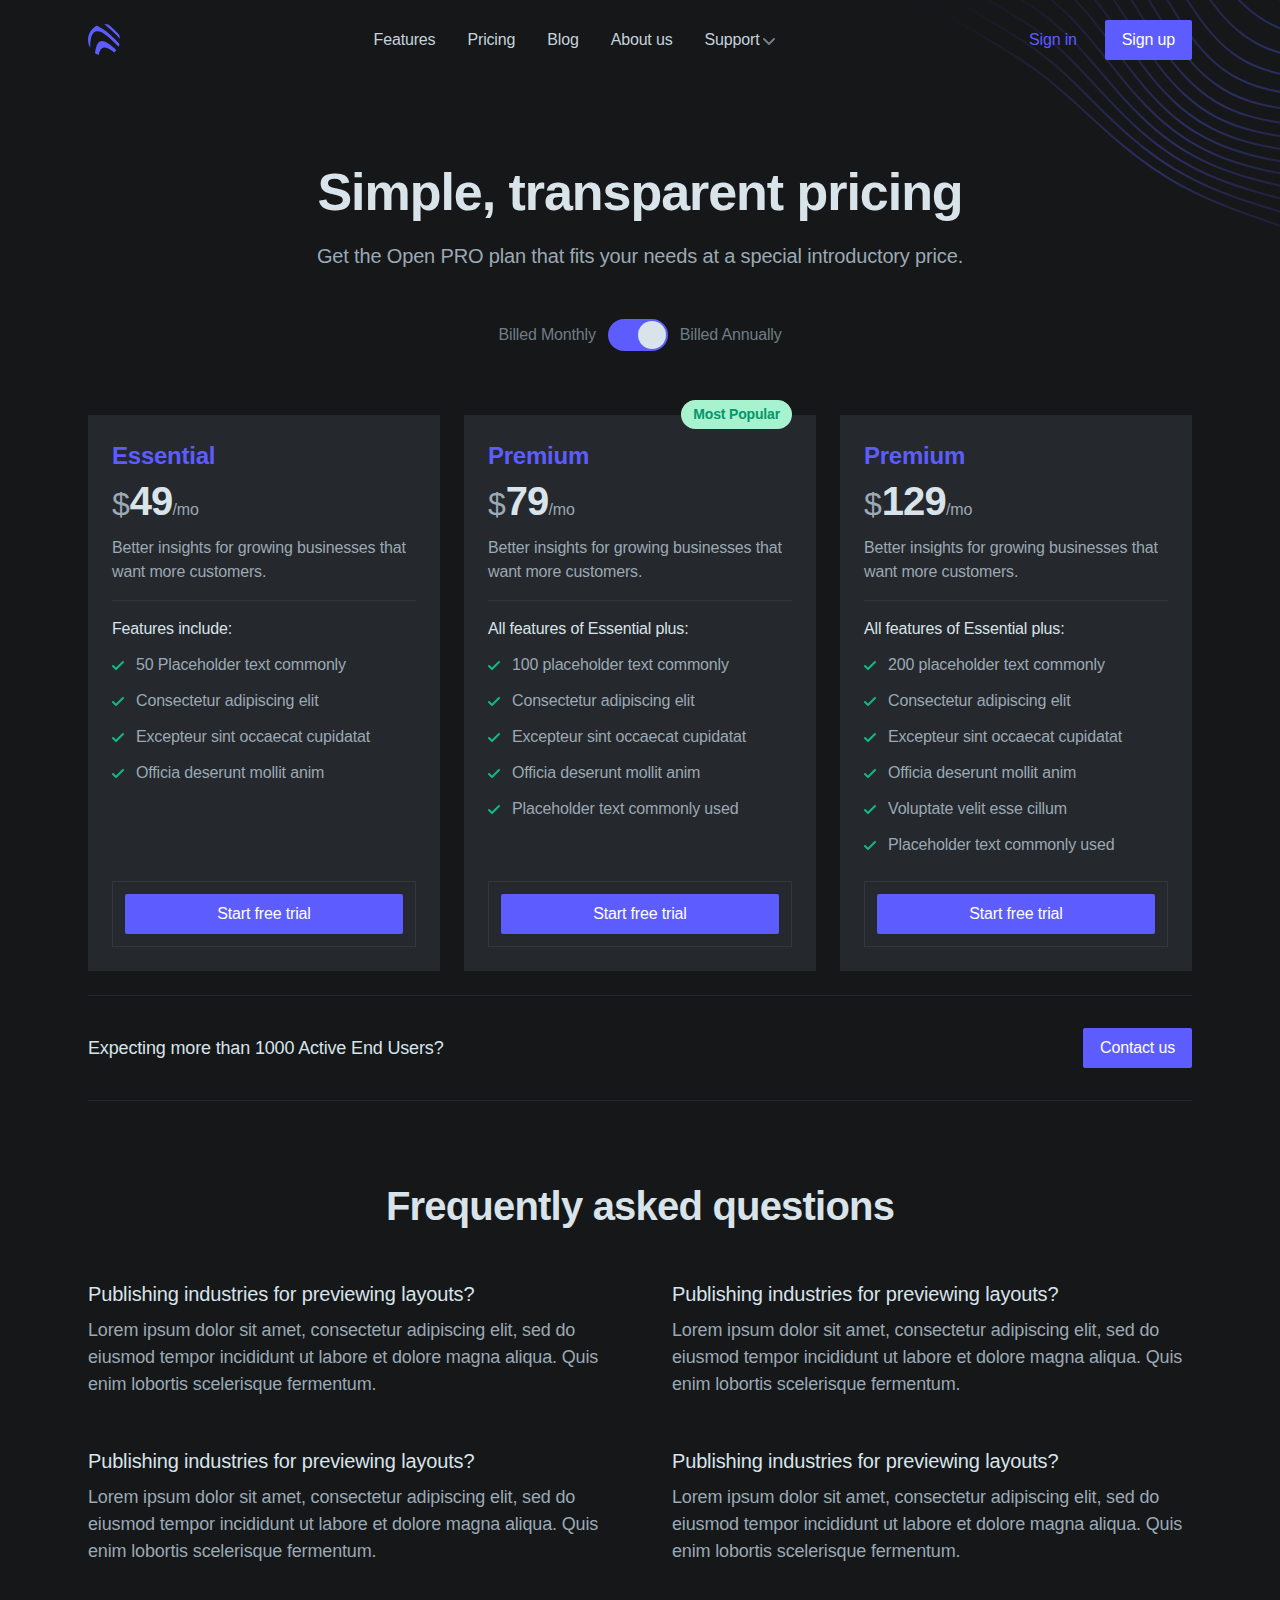
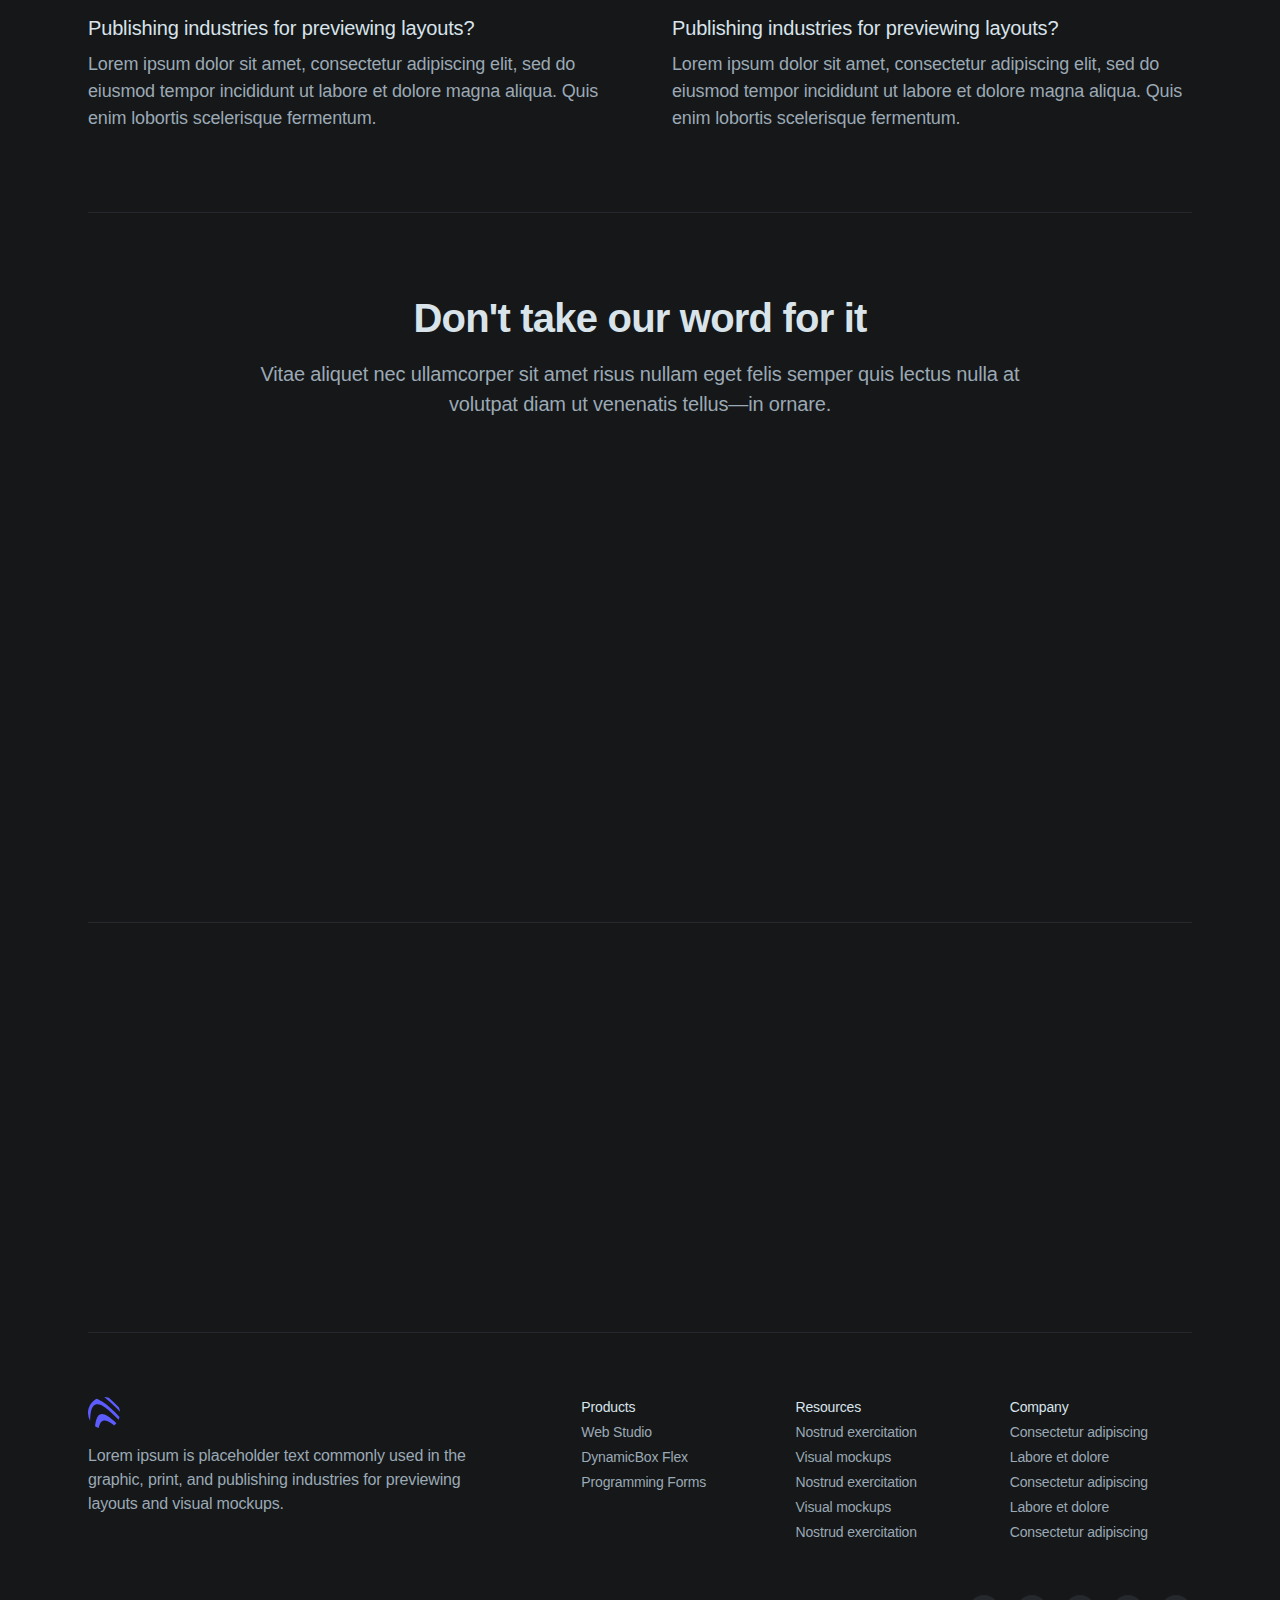
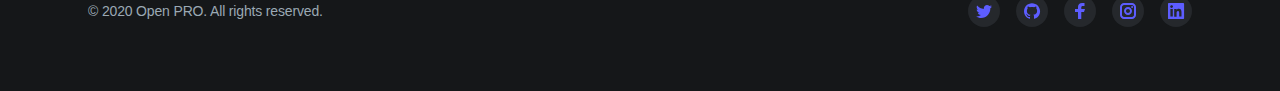
<file: pricing.html>
<!DOCTYPE html><html lang="en">
<!-- Mirrored from preview.cruip.com/open-pro/pricing.html by HTTrack Website Copier/3.x [XR&CO'2014], Sun, 18 Jul 2021 18:26:45 GMT -->
<head><meta charset="utf-8"><title>Pricing - Open PRO Demo</title><meta name="viewport" content="width=device-width,initial-scale=1"><link rel="shortcut icon" href="images/favicons/favicon.ico"><link rel="icon" type="image/png" sizes="16x16" href="images/favicons/favicon-16x16.png"><link rel="icon" type="image/png" sizes="32x32" href="images/favicons/favicon-32x32.png"><link rel="icon" type="image/png" sizes="48x48" href="images/favicons/favicon-48x48.png"><link rel="manifest" href="images/favicons/manifest.json"><meta name="mobile-web-app-capable" content="yes"><meta name="theme-color" content="#fff"><meta name="application-name" content="open-pro-html"><link rel="apple-touch-icon" sizes="57x57" href="images/favicons/apple-touch-icon-57x57.png"><link rel="apple-touch-icon" sizes="60x60" href="images/favicons/apple-touch-icon-60x60.png"><link rel="apple-touch-icon" sizes="72x72" href="images/favicons/apple-touch-icon-72x72.png"><link rel="apple-touch-icon" sizes="76x76" href="images/favicons/apple-touch-icon-76x76.png"><link rel="apple-touch-icon" sizes="114x114" href="images/favicons/apple-touch-icon-114x114.png"><link rel="apple-touch-icon" sizes="120x120" href="images/favicons/apple-touch-icon-120x120.png"><link rel="apple-touch-icon" sizes="144x144" href="images/favicons/apple-touch-icon-144x144.png"><link rel="apple-touch-icon" sizes="152x152" href="images/favicons/apple-touch-icon-152x152.png"><link rel="apple-touch-icon" sizes="167x167" href="images/favicons/apple-touch-icon-167x167.png"><link rel="apple-touch-icon" sizes="180x180" href="images/favicons/apple-touch-icon-180x180.png"><link rel="apple-touch-icon" sizes="1024x1024" href="images/favicons/apple-touch-icon-1024x1024.png"><meta name="apple-mobile-web-app-capable" content="yes"><meta name="apple-mobile-web-app-status-bar-style" content="black-translucent"><meta name="apple-mobile-web-app-title" content="open-pro-html"><link href="style.1da29ca7cebf653459d9.css" rel="stylesheet"></head><body class="rf fj j ft fz"><div class="ng nx ob ut"><header class="av la ll"><div class="og iw up ho"><div class="ng nq rr rj"><div class="ro sc"><a class="nv" href="index-2.html" aria-label="Cruip"><svg class="li rx a_ text-purple-600" viewBox="0 0 32 32" xmlns="http://www.w3.org/2000/svg"><path d="M31.952 14.751a260.51 260.51 0 00-4.359-4.407C23.932 6.734 20.16 3.182 16.171 0c1.634.017 3.21.28 4.692.751 3.487 3.114 6.846 6.398 10.163 9.737.493 1.346.811 2.776.926 4.262zm-1.388 7.883c-2.496-2.597-5.051-5.12-7.737-7.471-3.706-3.246-10.693-9.81-15.736-7.418-4.552 2.158-4.717 10.543-4.96 16.238A15.926 15.926 0 010 16C0 9.799 3.528 4.421 8.686 1.766c1.82.593 3.593 1.675 5.038 2.587 6.569 4.14 12.29 9.71 17.792 15.57-.237.94-.557 1.846-.952 2.711zm-4.505 5.81a56.161 56.161 0 00-1.007-.823c-2.574-2.054-6.087-4.805-9.394-4.044-3.022.695-4.264 4.267-4.97 7.52a15.945 15.945 0 01-3.665-1.85c.366-3.242.89-6.675 2.405-9.364 2.315-4.107 6.287-3.072 9.613-1.132 3.36 1.96 6.417 4.572 9.313 7.417a16.097 16.097 0 01-2.295 2.275z"></path></svg></a></div><nav class="nw hm h_"><ul class="ng rs rt nk nq"><li><a class="fn fm up ua ng nq cu cp cc" href="features.html">Features</a></li><li><a class="fn fm up ua ng nq cu cp cc" href="pricing.html">Pricing</a></li><li><a class="fn fm up ua ng nq cu cp cc" href="blog.html">Blog</a></li><li><a class="fn fm up ua ng nq cu cp cc" href="about.html">About us</a></li><li class="am" x-data="{ open: false }" @mouseenter="open = true" @mouseleave="open = false"><a class="fn fm up ua ng nq cu cp cc" href="#0" aria-haspopup="true" :aria-expanded="open" @focus="open = true" @focusout="open = false" @click.prevent="">Support <svg class="lt rg a_ fi nd st ro" viewBox="0 0 12 12" xmlns="http://www.w3.org/2000/svg"><path d="M10.28 4.305L5.989 8.598 1.695 4.305A1 1 0 00.28 5.72l5 5a1 1 0 001.414 0l5-5a1 1 0 10-1.414-1.414z"></path></svg></a><ul class="lb av ak ab lu _ ua sp nn" x-show="open" x-transition:enter="cu cl cd ly" x-transition:enter-start="ok cn" x-transition:enter-end="oj lz" x-transition:leave="cu cl cd" x-transition:leave-start="oj" x-transition:leave-end="ok" x-cloak=""><li><a class="rc in fr fg ng ua up iu" href="contact.html" @focus="open = true" @focusout="open = false">Contact us</a></li><li><a class="rc in fr fg ng ua up iu" href="help.html" @focus="open = true" @focusout="open = false">Help center</a></li><li><a class="rc in fr fg ng ua up iu" href="404.html" @focus="open = true" @focusout="open = false">404</a></li></ul></li></ul><ul class="ng rs rt nk nq"><li><a class="rc text-purple-600 fm up ul ng nq cu cp cc" href="signin.html">Sign in</a></li><li><a class="r az tr th sf" href="signup.html">Sign up</a></li></ul></nav><div class="hy" x-data="{ expanded: false }"><button class="l" :class="{ 'active': expanded }" @click.stop="expanded = !expanded" aria-controls="mobile-nav" :aria-expanded="expanded"><span class="g">Menu</span> <svg class="lr rw a_ fn fm cu cp cc" viewBox="0 0 24 24" xmlns="http://www.w3.org/2000/svg"><rect y="4" width="24" height="2" rx="1"></rect><rect y="11" width="24" height="2" rx="1"></rect><rect y="18" width="24" height="2" rx="1"></rect></svg></button><nav id="mobile-nav" class="av ak lf ax la up ho ut co cv cc" x-ref="mobileNav" :style="expanded ? 'max-height: ' + $refs.mobileNav.scrollHeight + 'px; opacity: 1' : 'max-height: 0; opacity: .8'" @click.away="expanded = false" @keydown.escape.window="expanded = false" x-cloak=""><ul class="_ up ua"><li><a class="ng fn fm ua" href="features.html">Features</a></li><li><a class="ng fn fm ua" href="pricing.html">Pricing</a></li><li><a class="ng fn fm ua" href="blog.html">Blog</a></li><li><a class="ng fn fm ua" href="about.html">About us</a></li><li class="ua iv nf nc tx"><span class="ng fn ua">Support</span><ul class="uj"><li><a class="in ng rc fr fm ua" href="contact.html">Contact us</a></li><li><a class="in ng rc fr fm ua" href="help.html">Help center</a></li><li><a class="in ng rc fr fm ua" href="404.html">404</a></li></ul></li><li><a class="ng rc la text-purple-600 fm ua rn" href="signin.html">Sign in</a></li><li><a class="rc la ny nq rn nu tg up ua iv nn az tr th cu cp cc" href="signup.html">Sign up</a></li></ul></nav></div></div></div></header><main class="rs"><div class="am og iw rd ap" aria-hidden="true"><svg class="av ay ab ly lj os" width="722" height="320" fill="none" xmlns="http://www.w3.org/2000/svg"><defs><linearGradient id="illustration-01" x1="-4.14" y1="43.12" x2="303.145" y2="391.913" gradientUnits="userSpaceOnUse"><stop stop-color="#5D5DFF" stop-opacity=".01"></stop><stop offset=".538" stop-color="#5D5DFF" stop-opacity=".32"></stop><stop offset="1" stop-color="#5D5DFF" stop-opacity=".01"></stop></linearGradient></defs><path d="M292.512 0h-2.485c4.1 5.637 8.143 10.76 12.185 15.446 9.096 10.552 19.043 19.174 29.583 25.644l1.077.653c10.95 6.545 23.653 11.451 37.755 14.581 10.83 2.404 22.918 4.156 36.801 5.33 1.983.167 4.003.323 6.061.467l8.683.586 13.802.908c7.255.481 14.609.992 21.813 1.59 15.862 1.32 29.664 3.387 42.19 6.323 12.94 3.037 25.656 7.543 37.793 13.392 10.864 5.262 21.212 11.088 33.257 18.156l4.89 2.881 8.261 4.882 8.936 5.294c4.433 2.63 8.802 5.225 13.05 7.75l111.75 66.854-.302 17.311-119.133-71.27-8.026-4.755c-5.739-3.402-11.479-6.804-17.226-10.201l-8.627-5.093-2.22-1.304c-9.734-5.702-20.902-12.052-32.624-17.476-12.24-5.606-25.329-9.783-38.902-12.416-12.707-2.466-26.845-4.136-43.222-5.103-5.134-.304-10.349-.577-15.499-.837l-12.699-.634c-5.501-.278-11.071-.572-16.549-.903-16.278-.983-30.242-2.79-42.691-5.52-13.922-3.054-26.434-7.865-37.189-14.297l-.216-.13c-10.674-6.415-20.743-15.096-29.926-25.804-7.789-9.08-15.45-19.67-23.372-32.305h-2.375c8.231 13.22 16.162 24.228 24.215 33.613 9.087 10.589 19.033 19.232 29.585 25.71l1.05.638c10.95 6.546 23.663 11.436 37.786 14.533 12.543 2.753 26.61 4.574 43 5.565 6.569.396 13.266.739 19.819 1.066l9.412.47c5.157.26 10.38.533 15.519.837 16.294.964 30.346 2.622 42.959 5.07 13.438 2.609 26.375 6.737 38.446 12.27 11.344 5.25 22.063 11.267 34.668 18.686 11.234 6.623 22.437 13.273 33.62 19.911l.134.079L717.605 210.4l-.118 6.611-9.378 5.2-118.373-70.814-5.613-3.333c-6.164-3.66-12.333-7.322-18.511-10.98l-9.728-5.749c-10.269-6.053-22.289-12.98-34.985-18.587-12.052-5.285-25.318-9.17-39.43-11.549-12.67-2.137-26.94-3.58-43.621-4.412a2849 2849 0 00-9.384-.446l-12.33-.569c-7.68-.36-15.464-.752-23.091-1.24-16.073-1.029-29.986-2.919-42.533-5.775-13.463-3.07-25.643-7.76-36.221-13.946l-1.1-.652c-10.681-6.42-20.782-15.045-30.025-25.638-8.423-9.651-16.628-20.952-25.086-34.547-2.86-4.598-5.712-9.285-8.535-13.974h-2.353c3.03 5.04 6.097 10.089 9.174 15.034 8.522 13.69 16.789 25.075 25.276 34.805 9.117 10.456 19.078 19.029 29.623 25.503l1.107.67c10.957 6.551 23.633 11.496 37.678 14.698 12.632 2.88 26.648 4.784 42.85 5.822 7.628.488 15.41.88 23.084 1.24l8.893.411c4.29.197 8.577.395 12.857.607l2.743.143c15.419.84 28.74 2.232 40.645 4.241 13.952 2.352 27.06 6.192 38.957 11.41 11.732 5.179 22.905 11.511 32.637 17.221l2.138 1.258a8484.147 8484.147 0 0118.821 11.139l15.013 8.911 117.373 70.217-15.197 8.425-109.893-65.739a12699.359 12699.359 0 00-33.842-20.079l-2.513-1.48c-10.108-5.938-20.911-12.023-32.56-16.979-11.955-5.048-25.326-8.759-39.741-11.026-12.693-1.997-26.58-3.346-43.705-4.248l-14.663-.763c-9.945-.525-20.054-1.099-29.906-1.866-15.822-1.231-29.613-3.321-42.162-6.387-13.681-3.341-26.103-8.316-36.925-14.783l-.238-.142c-10.726-6.447-20.889-14.965-30.212-25.321-8.603-9.56-16.927-20.658-25.447-33.931-6.08-9.475-12.083-19.349-17.921-29.011h-2.336c1.509 2.496 3.032 5.009 4.56 7.525 2.933 4.83 5.897 9.678 8.894 14.474.465.745.933 1.48 1.401 2.217.278.438.556.875.833 1.315l1.922 3.046.968 1.52c8.573 13.361 16.963 24.544 25.646 34.19 9.188 10.206 19.186 18.655 29.736 25.131l1.174.712c10.991 6.569 23.6 11.619 37.474 15.009 12.661 3.092 26.556 5.198 42.483 6.437 9.865.768 19.977 1.343 29.925 1.868l14.695.766c17.014.891 30.836 2.234 43.498 4.225 14.254 2.242 27.468 5.907 39.272 10.892 12.491 5.314 24.059 11.973 34.838 18.339 11.306 6.68 22.581 13.381 33.836 20.076l108.895 65.144-15.191 8.432-135.199-80.881-3.428-1.983c-9.651-5.569-20.371-11.579-31.743-16.306-11.852-4.927-25.245-8.594-39.809-10.901l-1.755-.272c-11.757-1.794-24.735-3.133-40.57-4.187l-9.563-.627c-11.892-.788-24.004-1.646-35.753-2.81-15.522-1.538-29.148-3.901-41.66-7.223-13.481-3.58-25.829-8.692-36.702-15.191l-.258-.155c-10.768-6.471-21.01-14.855-30.446-24.92-8.819-9.41-17.308-20.236-25.953-33.101-6.81-10.136-13.402-20.596-19.809-30.87l-3.821-6.139A784.13 784.13 0 00213.574 0h-2.377a797.304 797.304 0 014.292 6.818l3.839 6.166c6.435 10.32 13.049 20.813 19.831 30.9 8.707 12.96 17.262 23.87 26.152 33.353 9.273 9.894 19.32 18.185 29.882 24.665l1.256.761c11.03 6.594 23.55 11.777 37.214 15.406 12.614 3.351 26.344 5.732 41.976 7.281 12.999 1.288 26.422 2.201 39.508 3.059l4.682.305 3.533.238c15.49 1.079 28.215 2.449 39.802 4.28 14.392 2.276 27.633 5.899 39.354 10.771 12.615 5.243 24.474 12.113 34.925 18.167l.004.002 134.169 80.265-15.194 8.418-126.705-75.799-3.424-1.993c-9.642-5.598-20.351-11.637-31.706-16.377-11.784-4.92-25.128-8.664-39.66-11.129l-1.632-.273c-11.217-1.848-23.778-3.36-39.208-4.72l-2.278-.198c-5.128-.438-10.212-.88-15.25-1.341l-2.682-.248c-2.236-.209-4.461-.424-6.679-.644a922.679 922.679 0 01-9.956-1.044 621.162 621.162 0 01-4.88-.56l-4.086-.492c-15.234-1.908-28.673-4.582-41.088-8.177-13.282-3.846-25.55-9.105-36.465-15.627-10.916-6.535-21.343-14.825-30.979-24.662-9.015-9.203-17.69-19.72-26.52-32.151a645.536 645.536 0 01-3.61-5.142c-5.904-8.495-11.711-17.27-17.283-25.798l-4.663-7.147c-4.16-6.357-8.022-12.084-11.691-17.333h-2.443c4.089 5.816 8.415 12.229 13.13 19.453l3.563 5.466c5.831 8.932 11.941 18.178 18.228 27.198 1.046 1.5 2.093 2.99 3.144 4.468 8.888 12.517 17.629 23.112 26.722 32.393 9.373 9.567 19.481 17.695 30.065 24.181l1.317.797c11.061 6.612 23.487 11.938 36.933 15.832 12.515 3.624 26.057 6.32 41.397 8.24l1.647.192a658.952 658.952 0 0011.469 1.303c1.956.208 3.919.409 5.89.604l3.27.32 4.723.446 1.443.133c3.766.343 7.545.681 11.352 1.012l6.086.526c16.116 1.42 29.094 3.007 40.683 4.973 14.384 2.439 27.58 6.14 39.227 11.002 12.623 5.268 24.453 12.169 34.883 18.253l.003.002 125.701 75.197-15.191 8.422-118.241-70.735-4.584-2.679c-9.331-5.431-19.619-11.216-30.431-15.858-11.836-5.081-24.695-8.904-39.315-11.688l-1.55-.292c-11.408-2.121-23.837-3.9-39.899-5.712l-5.712-.642c-11.977-1.355-25.348-2.954-38.236-4.945-14.942-2.308-28.187-5.309-40.496-9.175-13.07-4.103-25.259-9.506-36.226-16.063l-.274-.164-1.352-.84-.226-.139c-.759-.466-1.517-.932-2.272-1.416-7.736-4.973-15.239-10.75-22.381-17.235a45.03 45.03 0 00-.466-.418 45.818 45.818 0 01-.619-.558l-.245-.232a184.96 184.96 0 01-3.418-3.247c-9.21-8.984-18.082-19.176-27.125-31.162l-1.507-2.007c-7.269-9.72-14.35-19.8-22.529-31.663l-2.095-3.036C191.451 18.119 184.439 8.547 177.667 0h-2.657l.351.44c6.939 8.712 14.099 18.463 22.92 31.212l4.604 6.67c7.71 11.14 14.515 20.748 21.574 30.104 9.105 12.066 18.043 22.332 27.324 31.388a182.785 182.785 0 006.033 5.607c.197.175.393.352.589.53.294.266.588.532.886.791l.924.784c6.103 5.256 12.444 10.01 18.967 14.195a154.57 154.57 0 002.946 1.835l.107.065 1.171.728c11.104 6.637 23.436 12.104 36.656 16.252 12.403 3.897 25.745 6.921 40.788 9.244 11.799 1.824 23.991 3.318 35.153 4.597l9.965 1.126c16.237 1.849 28.714 3.668 40.21 5.857 14.466 2.752 27.19 6.533 38.9 11.561 12.537 5.383 24.361 12.314 34.787 18.427l117.21 70.118-15.191 8.421L512.24 204.3l-3.584-2.109c-10.661-6.26-20.553-11.929-31.029-17.158a246.546 246.546 0 00-39.045-12.038l-1.519-.33c-10.674-2.296-22.3-4.33-37.111-6.49l-8.817-1.268c-11.414-1.652-24.095-3.579-36.516-5.887-14.656-2.725-27.709-6.054-39.904-10.176-12.886-4.357-24.999-9.899-36.003-16.476l-.252-.152c-.387-.233-.773-.475-1.159-.716l-.612-.381-1.432-.881a77.05 77.05 0 01-.713-.449 185.943 185.943 0 01-17.595-12.766l-2.244-1.846a43.697 43.697 0 01-.657-.567c-.152-.133-.304-.266-.458-.398a196.7 196.7 0 01-6.393-5.701c-9.373-8.753-18.441-18.622-27.72-30.171-8.247-10.263-16.376-21.13-23.997-31.474l-1.625-2.207c-10.181-13.846-18.17-24.081-25.906-33.187A247.583 247.583 0 00157.567 0h-2.792c4.039 4.13 7.93 8.395 11.652 12.773l1.479 1.75c6.919 8.238 14.145 17.51 23.055 29.582l1.284 1.744c8.079 10.986 16.779 22.68 25.673 33.749 9.322 11.602 18.452 21.539 27.917 30.379 9.896 9.246 20.49 17.285 31.493 23.898l.36.215c11.126 6.65 23.368 12.253 36.39 16.654 12.285 4.153 25.427 7.505 40.177 10.246 12.72 2.362 25.519 4.317 40.669 6.488l1.523.217c17.103 2.446 29.966 4.684 41.708 7.257a244.644 244.644 0 0138.692 11.929c11.568 5.779 22.862 12.355 34.371 19.142l108.742 65.054-15.19 8.421-101.26-60.575-3.468-2.05a1552.578 1552.578 0 00-6.779-3.978l-2.69-1.566-1.575-.908-2.67-1.532c-5.735-3.273-11.4-6.398-17.219-9.413l-.066-.032c-12.547-5.416-25.459-9.837-38.379-13.139l-2.233-.563c-10.238-2.551-21.443-4.901-35.655-7.477l-9.452-1.694c-1.537-.277-3.051-.552-4.545-.825l-3.732-.687-2.514-.469-3.59-.676-1.796-.344-3.274-.636-1.95-.384-3.295-.658-1.788-.366-3.524-.728c-.949-.199-1.894-.405-2.84-.608l-.591-.126c-.539-.115-1.078-.229-1.615-.347-14.382-3.144-27.244-6.797-39.322-11.163a218.82 218.82 0 01-9.406-3.645c-9.169-3.803-17.92-8.182-26.125-13.066l-.279-.162c-9.917-5.981-19.604-12.98-28.777-20.894l-1.144-.994-.654-.57c-.389-.338-.778-.676-1.163-1.02-9.55-8.551-18.812-18.102-28.316-29.201-8.47-9.886-16.85-20.337-24.714-30.283l-3.029-3.833c-9.828-12.4-17.695-21.758-25.346-30.158-7.939-8.71-16.62-17.003-25.89-24.728h-3.138c9.865 8.07 19.126 16.835 27.547 26.073l1.013 1.116c7.109 7.86 14.507 16.678 23.615 28.146l5.354 6.767c7.38 9.31 15.181 18.996 23.065 28.2 9.568 11.168 18.891 20.782 28.501 29.389.324.29.652.575.98.86l.6.522.579.51c.552.486 1.104.973 1.662 1.45l.286.24c8.422 7.173 17.248 13.598 26.321 19.144l1.441.872.463.272c8.276 4.93 17.114 9.352 26.381 13.194a220.411 220.411 0 009.496 3.683c12.134 4.391 25.079 8.065 39.575 11.235l1.099.236 3.958.844 1.705.353c1.208.251 2.418.502 3.637.749l3.247.648 2.677.527 3.178.614 3.25.617 2.998.563 4.977.917 5.067.919 8.782 1.575c15.209 2.756 26.956 5.251 37.752 8.01 12.776 3.264 25.577 7.645 38.047 13.024l1.904 1 .789.414c.531.278 1.063.557 1.591.839l1.105.598c1.069.574 2.137 1.148 3.2 1.73l1.089.604.006.003c1.053.581 2.107 1.162 3.159 1.751l1.608.91c.877.493 1.753.986 2.628 1.485l3.042 1.748 2.079 1.202c4.012 2.329 8.022 4.698 12.057 7.091l100.266 59.981-15.19 8.422-92.779-55.501c-10.863-6.503-22.453-13.383-34.263-19.76-11.843-5.511-24.426-10.458-37.446-14.719-12.293-3.312-25.504-6.48-40.387-9.682l-4.924-1.062c-11.569-2.504-23.679-5.197-35.642-8.211-14.103-3.551-26.783-7.514-38.762-12.117-12.569-4.829-24.546-10.625-35.596-17.23-11.007-6.555-21.797-14.378-31.99-23.144-9.691-8.335-19.142-17.58-28.897-28.263-8.313-9.103-16.341-18.416-23.934-27.33l-5.251-6.169c-9.047-10.589-17.348-19.903-25.346-28.435-9.762-9.395-19.915-18.108-30.223-25.931-5.842-3.907-11.708-7.64-17.952-11.493h-3.842c7.293 4.462 13.996 8.696 20.624 13.13 10.231 7.766 20.324 16.427 29.962 25.706l1.775 1.9c7.715 8.294 15.754 17.361 24.482 27.613l5.88 6.91c7.932 9.29 15.017 17.432 22.341 25.455 9.833 10.764 19.341 20.065 29.07 28.432a240.266 240.266 0 0015.696 12.406c.753.545 1.51 1.077 2.268 1.61l.378.266 1.303.923c.887.614 1.779 1.213 2.671 1.811l.142.095 1.279.865.93.603.931.6.407.263c.673.437 1.347.873 2.024 1.299l.436.268c1.113.698 2.228 1.391 3.349 2.065l.453.271c11.169 6.669 23.249 12.517 35.904 17.38 12.032 4.626 24.787 8.613 38.991 12.187 12.789 3.22 26.028 6.14 37.738 8.667l2.894.624c14.849 3.194 28.027 6.353 40.236 9.643 12.907 4.223 25.405 9.136 37.149 14.602 11.083 5.989 21.888 12.372 32.07 18.466l93.812 56.122-15.191 8.421-84.3-50.429c-10.283-6.155-20.389-12.172-30.664-17.976l-3.474-1.95c-11.758-5.82-24.11-11.14-36.755-15.829-11.699-3.754-24.048-7.317-37.696-10.878l-8.257-2.141c-10.959-2.847-22.15-5.798-33.191-8.973-13.907-3.999-26.402-8.276-38.201-13.075-11.934-4.857-23.372-10.492-34.022-16.762l-1.878-1.116c-10.885-6.542-21.554-14.117-31.716-22.519-9.807-8.105-19.447-17.042-29.472-27.323l-1.878-1.931c-7.8-8.046-15.334-16.143-24.014-25.537l-2.106-2.28c-9.989-10.819-19.25-20.356-28.345-29.185-9.967-8.87-20.342-17.2-30.88-24.79-10.291-6.67-20.91-13.102-31.01-19.154L71.17 0h-3.91l12.012 7.186c10.623 6.356 21.932 13.164 33.066 20.378 10.437 7.52 20.76 15.807 30.647 24.604 9.031 8.771 18.267 18.282 28.237 29.077l4.565 4.94c7.373 7.969 15.399 16.577 23.471 24.848 10.079 10.334 19.771 19.32 29.627 27.469 10.238 8.463 20.983 16.092 31.947 22.682l.512.307c11.127 6.651 23.132 12.612 35.68 17.72 11.863 4.828 24.424 9.129 38.401 13.143 13.393 3.846 27.415 7.479 39.784 10.683l3.168.827c13.095 3.443 24.943 6.873 36.091 10.45 12.542 4.652 24.829 9.943 36.478 15.707 11.436 6.383 22.627 13.042 34.038 19.872l83.312 49.837-15.188 8.419-83.375-49.87c-8.949-5.339-17.01-10.109-25.31-14.885l-1.167-.669a445.552 445.552 0 00-36.095-16.888c-12.157-4.498-25.091-8.851-38.44-12.94l-12.683-3.877c-3.222-.987-6.465-1.985-9.711-2.992a1326.146 1326.146 0 01-16.497-5.223c-13.752-4.464-26.065-9.053-37.641-14.029-12.329-5.297-24.177-11.33-35.222-17.93-11.016-6.575-21.952-14.167-32.423-22.488l-.885-.709-.885-.715c-8.445-6.798-16.887-14.192-25.668-22.487l-1.74-1.647-.875-.833c-6.61-6.333-13.23-12.856-19.721-19.291l-9.127-9.06c-9.831-9.756-19.681-19.025-29.305-27.578a450.321 450.321 0 00-31.508-23.698l-1.346-.838c-9.307-5.829-18.72-11.514-28.315-17.26L37.99 0h-3.896l36.507 21.838c7.908 4.73 15.682 9.398 23.36 14.11l2.923 1.805 2.914 1.81c.417.26.836.52 1.254.778.894.554 1.789 1.109 2.679 1.668a448.243 448.243 0 0131.305 23.547c9.573 8.506 19.396 17.751 29.196 27.478l9.203 9.136c6.472 6.417 13.074 12.923 19.671 19.24l1.028.976 1.024.969c8.639 8.189 16.952 15.511 25.26 22.246l1.247 1.006.674.544c.32.258.639.517.959.771 10.037 7.981 20.471 15.299 31.122 21.728l1.526.914c11.118 6.645 23.049 12.719 35.457 18.052 11.634 5 24.004 9.611 37.814 14.094 2.744.89 5.505 1.773 8.274 2.649 1.479.467 2.962.927 4.443 1.389l1.234.387c.824.259 1.649.518 2.474.774 3.406 1.057 6.809 2.104 10.189 3.139l12.309 3.763c13.313 4.078 26.21 8.418 38.296 12.889a446.07 446.07 0 0135.864 16.78c9.992 5.735 19.775 11.549 30.386 17.895l78.389 46.892-15.194 8.425-77.43-46.317a3615.384 3615.384 0 00-23.849-14.143 535.697 535.697 0 00-35.491-17.853c-11.788-4.911-24.05-9.655-37.499-14.509l-13.016-4.542c-8.326-2.912-16.772-5.887-25.069-8.901-13.567-4.932-25.698-9.833-37.086-14.982-12.204-5.519-23.993-11.665-35.041-18.267a351.216 351.216 0 01-32.639-22.173c-9.931-7.588-19.948-15.916-30.627-25.458-8.047-7.191-16.135-14.595-24.017-21.83l-5.649-5.187c-10.488-9.436-20.367-17.939-30.228-26.016a533.817 533.817 0 00-32.08-22.7l-2.994-1.831C82.682 46.58 72.182 40.299 62.823 34.704L4.807 0H.912L72.92 43.08A2667.18 2667.18 0 0195.09 56.503a531.987 531.987 0 0131.911 22.578c9.808 8.036 19.665 16.519 30.123 25.928l2.765 2.54c8.788 8.069 17.874 16.411 26.914 24.489 10.716 9.576 20.773 17.935 30.744 25.556 9.896 7.563 20.119 14.569 30.425 20.849l2.402 1.451c11.113 6.641 22.97 12.822 35.243 18.372 11.435 5.17 23.613 10.091 37.228 15.04 8.306 3.017 16.758 5.995 25.089 8.908l13.009 4.54c13.408 4.839 25.642 9.572 37.368 14.457a533.965 533.965 0 0135.304 17.759l2.985 1.755a4160.789 4160.789 0 0122.852 13.576L535.843 320l17.217-9.546.008.005 19.242-10.667-.003-.002 17.213-9.543-.004-.002 17.241-9.558-.003-.002 17.212-9.543-.001-.001 15.193-8.424.015.009 19.243-10.669-.017-.011 15.2-8.423.012.007 19.242-10.679-.011-.007 15.214-8.434.015.009 11.395-6.319.158-8.949-.032-.019.302-17.325.02.012.384-21.951-.018-.01.304-17.347.017.011.383-21.951-.005-.003.302-17.333.004.002.382-21.95-.011-.007.344-19.635L602.072 0h-3.894L719.98 72.867l-.303 17.33-102.535-61.341-7.049-4.107-7.64-4.461c-4.239-2.476-8.479-4.953-12.725-7.424l-6.674-3.872-2.309-1.327A778.468 778.468 0 00567.066 0h-4.202c5.968 3.215 12.285 6.749 19.184 10.726a4181.24 4181.24 0 0113.15 7.649l7.533 4.4c4.465 2.608 8.928 5.216 13.385 7.806l103.532 61.937-.302 17.328-110.945-66.372-19.166-11.105a2476.893 2476.893 0 00-15.007-8.622c-12.604-7.122-24.165-13.031-35.347-18.067A373.292 373.292 0 00525.486 0h-5.465a376.339 376.339 0 0118.035 7.506c11.125 5.01 22.633 10.892 35.182 17.984A2660.44 2660.44 0 01590.989 35.7l12.877 7.464 3.517 2.034 111.918 66.953-.302 17.334-119.342-71.396-12.521-7.206c-7.176-4.127-14.49-8.302-21.782-12.332-12.421-6.827-24.185-12.421-35.962-17.105-1.516-.6-3.046-1.19-4.589-1.77-10.806-4.067-22.282-7.67-34.189-10.734-9.091-2.324-18.353-4.392-27.412-6.295-3.021-.635-6.02-1.253-8.982-1.854L450.3 0h-9.853c2.507.54 5.097 1.08 7.781 1.623l1.19.24c13.106 2.628 27.11 5.54 40.699 9.015a370.4 370.4 0 015.046 1.338c11.707 3.197 22.952 6.92 33.492 11.09 11.72 4.662 23.408 10.222 35.735 16.996 6.44 3.562 12.9 7.237 19.266 10.89l14.983 8.622 120.325 71.983-.302 17.335-93.969-56.217-10.422-6.176c-4.801-2.849-9.609-5.696-14.422-8.543-1.202-.711-2.402-1.423-3.602-2.135a2375.985 2375.985 0 00-5.41-3.203l-3.604-2.12c-9.694-5.69-20.038-11.642-30.765-17.346-12.322-6.525-24.316-11.757-36.67-15.989-12.4-4.23-25.9-7.693-40.126-10.298-13.015-2.383-26.346-4.282-39.321-6.094l-2.987-.417c-16.378-2.284-29.489-4.811-41.267-7.95C384.335 9.511 373.496 5.264 363.804 0h-4.102c10.613 6.161 22.673 11.065 35.873 14.583 11.859 3.16 25.047 5.7 41.505 7.996l5.978.835c12.006 1.685 24.268 3.47 36.248 5.662 14.127 2.587 27.533 6.027 39.839 10.223 12.25 4.2 24.15 9.388 36.378 15.866 12.032 6.395 23.592 13.114 34.293 19.42l9.022 5.336c4.807 2.844 9.613 5.69 14.41 8.537l9.203 5.462 96.153 57.517-.304 17.337-91.088-54.493-1.005-.6-10.289-6.156-.864-.513c-7.208-4.278-14.418-8.556-21.639-12.828l-11.341-6.697-3.644-2.139c-9.796-5.733-20.213-11.667-30.881-17.1-12.225-6.18-24.819-11.15-37.435-14.772-12.55-3.585-26.099-6.252-41.42-8.152-10.731-1.331-21.784-2.408-32.573-3.433l-10.945-1.038c-16.544-1.586-29.916-3.67-42.083-6.562-13.402-3.188-25.541-7.93-36.101-14.107l-1.089-.646C337.306 14.371 329.064 7.818 321.325 0h-2.798c7.986 8.28 16.517 15.224 25.435 20.699l1.109.672c10.943 6.546 23.582 11.549 37.567 14.87 12.256 2.912 25.714 5.011 42.354 6.606l14.532 1.381c9.629.922 19.412 1.904 28.931 3.085 15.215 1.886 28.665 4.534 41.116 8.09 12.489 3.584 24.966 8.509 37.081 14.633 10.619 5.409 21.008 11.325 30.779 17.044l3.696 2.17c10.23 6.033 20.434 12.084 30.622 18.128l106.529 63.712-.304 17.339-110.852-66.315c-4.859-2.885-9.723-5.77-14.591-8.654l-19.185-11.345-2.584-1.516c-11.514-6.739-21.542-12.354-32.112-17.48-12.288-5.92-25.144-10.475-38.208-13.537-12.624-2.959-26.519-5.042-42.481-6.368-7.233-.602-14.611-1.115-21.889-1.597l-13.793-.907-8.66-.584a425.314 425.314 0 01-6.015-.464c-13.793-1.166-25.794-2.905-36.536-5.29-13.526-3.002-25.737-7.657-36.307-13.84l-1.039-.616c-10.685-6.422-20.774-15.094-29.988-25.776-3.723-4.317-7.449-9.01-11.222-14.14z" fill="url(#illustration-01)"></path></svg></div><section class="am"><div class="og iw up ho"><div class="af ai de pz"><div class="om iw aq ai"><h1 class="h1 sh" data-aos="fade-up">Simple, transparent pricing</h1><p class="ii fr" data-aos="fade-up" data-aos-delay="200">Get the Open PRO plan that fits your needs at a special introductory price.</p></div><div x-data="pricingSwitch()"><div class="ng rn sk" data-aos="fade-up" data-aos-delay="400"><div class="ny nq"><div class="fi rc su">Billed Monthly</div><div class="form-switch focus-within:shadow-outline"><input type="checkbox" name="pricing-toggle" id="pricing-toggle" class="g" x-model="value"> <label class="x" for="pricing-toggle"><span class="bg-gray-200" aria-hidden="true"></span> <span class="g">Enable to see yearly prices</span></label></div><div class="fi rc sf">Billed Annually</div></div></div><div class="oh iw nb ld mr vq n_ vp"><div class="am ng nx ie us _" data-aos="fade-up" data-aos-delay="700"><div class="sh u_ nc tx"><div class="h4 text-purple-600 se">Essential</div><div class="ny nz si"><span x-text="priceOutput.plan1[value][0]" class="is hz rc fr"></span> <span x-text="priceOutput.plan1[value][1]" class="h2"></span> <span x-text="priceOutput.plan1[value][2]" class="rc fr"></span></div><div class="fr">Better insights for growing businesses that want more customers.</div></div><div class="rc sa">Features include:</div><ul class="fr ot rs"><li class="ng nq sa"><svg class="lt rg a_ fa su ro" viewBox="0 0 12 12" xmlns="http://www.w3.org/2000/svg"><path d="M10.28 2.28L3.989 8.575 1.695 6.28A1 1 0 00.28 7.695l3 3a1 1 0 001.414 0l7-7A1 1 0 0010.28 2.28z"></path></svg> <span>50 Placeholder text commonly</span></li><li class="ng nq sa"><svg class="lt rg a_ fa su ro" viewBox="0 0 12 12" xmlns="http://www.w3.org/2000/svg"><path d="M10.28 2.28L3.989 8.575 1.695 6.28A1 1 0 00.28 7.695l3 3a1 1 0 001.414 0l7-7A1 1 0 0010.28 2.28z"></path></svg> <span>Consectetur adipiscing elit</span></li><li class="ng nq sa"><svg class="lt rg a_ fa su ro" viewBox="0 0 12 12" xmlns="http://www.w3.org/2000/svg"><path d="M10.28 2.28L3.989 8.575 1.695 6.28A1 1 0 00.28 7.695l3 3a1 1 0 001.414 0l7-7A1 1 0 0010.28 2.28z"></path></svg> <span>Excepteur sint occaecat cupidatat</span></li><li class="ng nq sa"><svg class="lt rg a_ fa su ro" viewBox="0 0 12 12" xmlns="http://www.w3.org/2000/svg"><path d="M10.28 2.28L3.989 8.575 1.695 6.28A1 1 0 00.28 7.695l3 3a1 1 0 001.414 0l7-7A1 1 0 0010.28 2.28z"></path></svg> <span>Officia deserunt mollit anim</span></li></ul><div class="nu tx ui sd"><a class="r az tr th la" href="#0">Start free trial</a></div></div><div class="am ng nx ie us _" data-aos="fade-up" data-aos-delay="600"><div class="av ay ab sv on"><div class="ny in rh uu uc sq ff z nr">Most Popular</div></div><div class="sh u_ nc tx"><div class="h4 text-purple-600 se">Premium</div><div class="ny nz si"><span x-text="priceOutput.plan2[value][0]" class="is hz rc fr"></span> <span x-text="priceOutput.plan2[value][1]" class="h2"></span> <span x-text="priceOutput.plan2[value][2]" class="rc fr"></span></div><div class="fr">Better insights for growing businesses that want more customers.</div></div><div class="rc sa">All features of Essential plus:</div><ul class="fr ot rs"><li class="ng nq sa"><svg class="lt rg a_ fa su ro" viewBox="0 0 12 12" xmlns="http://www.w3.org/2000/svg"><path d="M10.28 2.28L3.989 8.575 1.695 6.28A1 1 0 00.28 7.695l3 3a1 1 0 001.414 0l7-7A1 1 0 0010.28 2.28z"></path></svg> <span>100 placeholder text commonly</span></li><li class="ng nq sa"><svg class="lt rg a_ fa su ro" viewBox="0 0 12 12" xmlns="http://www.w3.org/2000/svg"><path d="M10.28 2.28L3.989 8.575 1.695 6.28A1 1 0 00.28 7.695l3 3a1 1 0 001.414 0l7-7A1 1 0 0010.28 2.28z"></path></svg> <span>Consectetur adipiscing elit</span></li><li class="ng nq sa"><svg class="lt rg a_ fa su ro" viewBox="0 0 12 12" xmlns="http://www.w3.org/2000/svg"><path d="M10.28 2.28L3.989 8.575 1.695 6.28A1 1 0 00.28 7.695l3 3a1 1 0 001.414 0l7-7A1 1 0 0010.28 2.28z"></path></svg> <span>Excepteur sint occaecat cupidatat</span></li><li class="ng nq sa"><svg class="lt rg a_ fa su ro" viewBox="0 0 12 12" xmlns="http://www.w3.org/2000/svg"><path d="M10.28 2.28L3.989 8.575 1.695 6.28A1 1 0 00.28 7.695l3 3a1 1 0 001.414 0l7-7A1 1 0 0010.28 2.28z"></path></svg> <span>Officia deserunt mollit anim</span></li><li class="ng nq sa"><svg class="lt rg a_ fa su ro" viewBox="0 0 12 12" xmlns="http://www.w3.org/2000/svg"><path d="M10.28 2.28L3.989 8.575 1.695 6.28A1 1 0 00.28 7.695l3 3a1 1 0 001.414 0l7-7A1 1 0 0010.28 2.28z"></path></svg> <span>Placeholder text commonly used</span></li></ul><div class="nu tx ui sd"><a class="r az tr th la" href="#0">Start free trial</a></div></div><div class="am ng nx ie us _" data-aos="fade-up" data-aos-delay="800"><div class="sh u_ nc tx"><div class="h4 text-purple-600 se">Premium</div><div class="ny nz si"><span x-text="priceOutput.plan3[value][0]" class="is hz rc fr"></span> <span x-text="priceOutput.plan3[value][1]" class="h2"></span> <span x-text="priceOutput.plan3[value][2]" class="rc fr"></span></div><div class="fr">Better insights for growing businesses that want more customers.</div></div><div class="rc sa">All features of Essential plus:</div><ul class="fr ot rs"><li class="ng nq sa"><svg class="lt rg a_ fa su ro" viewBox="0 0 12 12" xmlns="http://www.w3.org/2000/svg"><path d="M10.28 2.28L3.989 8.575 1.695 6.28A1 1 0 00.28 7.695l3 3a1 1 0 001.414 0l7-7A1 1 0 0010.28 2.28z"></path></svg> <span>200 placeholder text commonly</span></li><li class="ng nq sa"><svg class="lt rg a_ fa su ro" viewBox="0 0 12 12" xmlns="http://www.w3.org/2000/svg"><path d="M10.28 2.28L3.989 8.575 1.695 6.28A1 1 0 00.28 7.695l3 3a1 1 0 001.414 0l7-7A1 1 0 0010.28 2.28z"></path></svg> <span>Consectetur adipiscing elit</span></li><li class="ng nq sa"><svg class="lt rg a_ fa su ro" viewBox="0 0 12 12" xmlns="http://www.w3.org/2000/svg"><path d="M10.28 2.28L3.989 8.575 1.695 6.28A1 1 0 00.28 7.695l3 3a1 1 0 001.414 0l7-7A1 1 0 0010.28 2.28z"></path></svg> <span>Excepteur sint occaecat cupidatat</span></li><li class="ng nq sa"><svg class="lt rg a_ fa su ro" viewBox="0 0 12 12" xmlns="http://www.w3.org/2000/svg"><path d="M10.28 2.28L3.989 8.575 1.695 6.28A1 1 0 00.28 7.695l3 3a1 1 0 001.414 0l7-7A1 1 0 0010.28 2.28z"></path></svg> <span>Officia deserunt mollit anim</span></li><li class="ng nq sa"><svg class="lt rg a_ fa su ro" viewBox="0 0 12 12" xmlns="http://www.w3.org/2000/svg"><path d="M10.28 2.28L3.989 8.575 1.695 6.28A1 1 0 00.28 7.695l3 3a1 1 0 001.414 0l7-7A1 1 0 0010.28 2.28z"></path></svg> <span>Voluptate velit esse cillum</span></li><li class="ng nq sa"><svg class="lt rg a_ fa su ro" viewBox="0 0 12 12" xmlns="http://www.w3.org/2000/svg"><path d="M10.28 2.28L3.989 8.575 1.695 6.28A1 1 0 00.28 7.695l3 3a1 1 0 001.414 0l7-7A1 1 0 0010.28 2.28z"></path></svg> <span>Placeholder text commonly used</span></li></ul><div class="nu tx ui sd"><a class="r az tr th la" href="#0">Start free trial</a></div></div></div><div class="ng nx vs rr nq sw vf vv vn vr ve"><div class="rc ir aq vx sh va">Expecting more than 1000 Active End Users?</div><div><a class="r az tr th" href="#0">Contact us</a></div></div></div><script>function pricingSwitch(){return{value:!0,priceOutput:{plan1:{false:["$","55","/mo"],true:["$","49","/mo"]},plan2:{false:["$","85","/mo"],true:["$","79","/mo"]},plan3:{false:["$","135","/mo"],true:["$","129","/mo"]}}}}</script></div></div></section><section><div class="og iw up ho"><div class="ub pg nf tk vt vm"><div class="om iw aq ai"><h2 class="h2">Frequently asked questions</h2></div><ul class="nb ld dv mc mn"><li><h4 class="ii rc si">Publishing industries for previewing layouts?</h4><p class="ir fr">Lorem ipsum dolor sit amet, consectetur adipiscing elit, sed do eiusmod tempor incididunt ut labore et dolore magna aliqua. Quis enim lobortis scelerisque fermentum.</p></li><li><h4 class="ii rc si">Publishing industries for previewing layouts?</h4><p class="ir fr">Lorem ipsum dolor sit amet, consectetur adipiscing elit, sed do eiusmod tempor incididunt ut labore et dolore magna aliqua. Quis enim lobortis scelerisque fermentum.</p></li><li><h4 class="ii rc si">Publishing industries for previewing layouts?</h4><p class="ir fr">Lorem ipsum dolor sit amet, consectetur adipiscing elit, sed do eiusmod tempor incididunt ut labore et dolore magna aliqua. Quis enim lobortis scelerisque fermentum.</p></li><li><h4 class="ii rc si">Publishing industries for previewing layouts?</h4><p class="ir fr">Lorem ipsum dolor sit amet, consectetur adipiscing elit, sed do eiusmod tempor incididunt ut labore et dolore magna aliqua. Quis enim lobortis scelerisque fermentum.</p></li><li><h4 class="ii rc si">Publishing industries for previewing layouts?</h4><p class="ir fr">Lorem ipsum dolor sit amet, consectetur adipiscing elit, sed do eiusmod tempor incididunt ut labore et dolore magna aliqua. Quis enim lobortis scelerisque fermentum.</p></li><li><h4 class="ii rc si">Publishing industries for previewing layouts?</h4><p class="ir fr">Lorem ipsum dolor sit amet, consectetur adipiscing elit, sed do eiusmod tempor incididunt ut labore et dolore magna aliqua. Quis enim lobortis scelerisque fermentum.</p></li></ul></div></div></section><section><div class="og iw up ho"><div class="ub pg nf tk"><div class="om iw aq ai pz"><h2 class="h2 sh">Don't take our word for it</h2><p class="ii fr">Vitae aliquet nec ullamcorper sit amet risus nullam eget felis semper quis lectus nulla at volutpat diam ut venenatis tellus—in ornare.</p></div><div class="oh iw nb ld mr vq n_ vp"><div class="ng nx ie us _" data-aos="fade-up"><div><div class="am ny nx sh"><img class="nr" src="images/testimonial-01.jpg" width="48" height="48" alt="Testimonial 01"> <svg class="av ay ab oe lr rb a_ text-purple-600" viewBox="0 0 24 20" xmlns="http://www.w3.org/2000/svg"><path d="M0 13.517c0-2.346.611-4.774 1.833-7.283C3.056 3.726 4.733 1.648 6.865 0L11 2.696C9.726 4.393 8.777 6.109 8.152 7.844c-.624 1.735-.936 3.589-.936 5.56v4.644H0v-4.531zm13 0c0-2.346.611-4.774 1.833-7.283 1.223-2.508 2.9-4.586 5.032-6.234L24 2.696c-1.274 1.697-2.223 3.413-2.848 5.148-.624 1.735-.936 3.589-.936 5.56v4.644H13v-4.531z"></path></svg></div></div><blockquote class="ir fr rs">— Open PRO lets me quickly get the insights I care about so that I can focus on my productive work. I've had Open PRO for about 24 hours now and I honestly don't know how I functioned without it before.</blockquote><div class="fs rc sd uq nf tx"><cite class="ft fx">Anastasia Dan</cite> - <a class="text-purple-600 fm cu cp cc" href="#0">UX Board</a></div></div><div class="ng nx ie us _" data-aos="fade-up" data-aos-delay="200"><div><div class="am ny nx sh"><img class="nr" src="images/testimonial-02.jpg" width="48" height="48" alt="Testimonial 02"> <svg class="av ay ab oe lr rb a_ text-purple-600" viewBox="0 0 24 20" xmlns="http://www.w3.org/2000/svg"><path d="M0 13.517c0-2.346.611-4.774 1.833-7.283C3.056 3.726 4.733 1.648 6.865 0L11 2.696C9.726 4.393 8.777 6.109 8.152 7.844c-.624 1.735-.936 3.589-.936 5.56v4.644H0v-4.531zm13 0c0-2.346.611-4.774 1.833-7.283 1.223-2.508 2.9-4.586 5.032-6.234L24 2.696c-1.274 1.697-2.223 3.413-2.848 5.148-.624 1.735-.936 3.589-.936 5.56v4.644H13v-4.531z"></path></svg></div></div><blockquote class="ir fr rs">— Open PRO lets me quickly get the insights I care about so that I can focus on my productive work. I've had Open PRO for about 24 hours now and I honestly don't know how I functioned without it before.</blockquote><div class="fs rc sd uq nf tx"><cite class="ft fx">Anastasia Dan</cite> - <a class="text-purple-600 fm cu cp cc" href="#0">UX Board</a></div></div><div class="ng nx ie us _" data-aos="fade-up" data-aos-delay="400"><div><div class="am ny nx sh"><img class="nr" src="images/testimonial-03.jpg" width="48" height="48" alt="Testimonial 03"> <svg class="av ay ab oe lr rb a_ text-purple-600" viewBox="0 0 24 20" xmlns="http://www.w3.org/2000/svg"><path d="M0 13.517c0-2.346.611-4.774 1.833-7.283C3.056 3.726 4.733 1.648 6.865 0L11 2.696C9.726 4.393 8.777 6.109 8.152 7.844c-.624 1.735-.936 3.589-.936 5.56v4.644H0v-4.531zm13 0c0-2.346.611-4.774 1.833-7.283 1.223-2.508 2.9-4.586 5.032-6.234L24 2.696c-1.274 1.697-2.223 3.413-2.848 5.148-.624 1.735-.936 3.589-.936 5.56v4.644H13v-4.531z"></path></svg></div></div><blockquote class="ir fr rs">— Open PRO lets me quickly get the insights I care about so that I can focus on my productive work. I've had Open PRO for about 24 hours now and I honestly don't know how I functioned without it before.</blockquote><div class="fs rc sd uq nf tx"><cite class="ft fx">Anastasia Dan</cite> - <a class="text-purple-600 fm cu cp cc" href="#0">UX Board</a></div></div></div></div></div></section><section><div class="og iw up ho am"><div class="ar pq nf nc tk"><div class="om iw aq ai p_" data-aos-id-cta=""><h1 class="h2 sh" data-aos="fade-up" data-aos-anchor="[data-aos-id-cta]">Ready to create better products?</h1><p class="ii fr sy" data-aos="fade-up" data-aos-delay="200" data-aos-anchor="[data-aos-id-cta]">Excepteur sint occaecat cupidatat non proident, sunt in culpa qui officia deserunt mollit anim id est laborum consequat.</p><div class="ng rn sy" data-aos="fade-up" data-aos-delay="400" data-aos-anchor="[data-aos-id-cta]"><a class="n az tr th" href="#0">Start free trial</a></div><ul class="ng nk rn ir fr i_ ix"><li class="ng nq ig id" data-aos="fade-up" data-aos-delay="600" data-aos-anchor="[data-aos-id-cta]"><svg class="lt rg a_ fa sr ro" viewBox="0 0 12 12" xmlns="http://www.w3.org/2000/svg"><path d="M10.28 2.28L3.989 8.575 1.695 6.28A1 1 0 00.28 7.695l3 3a1 1 0 001.414 0l7-7A1 1 0 0010.28 2.28z"></path></svg> <span>Free 14-day trial</span></li><li class="ng nq ig id" data-aos="fade-up" data-aos-delay="800" data-aos-anchor="[data-aos-id-cta]"><svg class="lt rg a_ fa sr ro" viewBox="0 0 12 12" xmlns="http://www.w3.org/2000/svg"><path d="M10.28 2.28L3.989 8.575 1.695 6.28A1 1 0 00.28 7.695l3 3a1 1 0 001.414 0l7-7A1 1 0 0010.28 2.28z"></path></svg> <span>Unlimited users</span></li><li class="ng nq ig id" data-aos="fade-up" data-aos-delay="1000" data-aos-anchor="[data-aos-id-cta]"><svg class="lt rg a_ fa sr ro" viewBox="0 0 12 12" xmlns="http://www.w3.org/2000/svg"><path d="M10.28 2.28L3.989 8.575 1.695 6.28A1 1 0 00.28 7.695l3 3a1 1 0 001.414 0l7-7A1 1 0 0010.28 2.28z"></path></svg> <span>Volume discounts</span></li></ul></div></div></div></section></main><footer><div class="ub pm"><div class="og iw up ho"><div class="nb dy ld mt sy ps"><div class="db mi"><div class="si"><a class="nm" href="index-2.html" aria-label="Cruip"><svg class="li rx a_ text-purple-600" viewBox="0 0 32 32" xmlns="http://www.w3.org/2000/svg"><path d="M31.952 14.751a260.51 260.51 0 00-4.359-4.407C23.932 6.734 20.16 3.182 16.171 0c1.634.017 3.21.28 4.692.751 3.487 3.114 6.846 6.398 10.163 9.737.493 1.346.811 2.776.926 4.262zm-1.388 7.883c-2.496-2.597-5.051-5.12-7.737-7.471-3.706-3.246-10.693-9.81-15.736-7.418-4.552 2.158-4.717 10.543-4.96 16.238A15.926 15.926 0 010 16C0 9.799 3.528 4.421 8.686 1.766c1.82.593 3.593 1.675 5.038 2.587 6.569 4.14 12.29 9.71 17.792 15.57-.237.94-.557 1.846-.952 2.711zm-4.505 5.81a56.161 56.161 0 00-1.007-.823c-2.574-2.054-6.087-4.805-9.394-4.044-3.022.695-4.264 4.267-4.97 7.52a15.945 15.945 0 01-3.665-1.85c.366-3.242.89-6.675 2.405-9.364 2.315-4.107 6.287-3.072 9.613-1.132 3.36 1.96 6.417 4.572 9.313 7.417a16.097 16.097 0 01-2.295 2.275z"></path></svg></a></div><div class="fr">Lorem ipsum is placeholder text commonly used in the graphic, print, and publishing industries for previewing layouts and visual mockups.</div></div><div class="dk mo nb hc ld"><div class="in"><h6 class="ft rc se">Products</h6><ul><li class="se"><a class="fr fv cu cp cc" href="#0">Web Studio</a></li><li class="se"><a class="fr fv cu cp cc" href="#0">DynamicBox Flex</a></li><li class="se"><a class="fr fv cu cp cc" href="#0">Programming Forms</a></li></ul></div><div class="in"><h6 class="ft rc se">Resources</h6><ul><li class="se"><a class="fr fv cu cp cc" href="#0">Nostrud exercitation</a></li><li class="se"><a class="fr fv cu cp cc" href="#0">Visual mockups</a></li><li class="se"><a class="fr fv cu cp cc" href="#0">Nostrud exercitation</a></li><li class="se"><a class="fr fv cu cp cc" href="#0">Visual mockups</a></li><li class="se"><a class="fr fv cu cp cc" href="#0">Nostrud exercitation</a></li></ul></div><div class="in"><h6 class="ft rc se">Company</h6><ul><li class="se"><a class="fr fv cu cp cc" href="#0">Consectetur adipiscing</a></li><li class="se"><a class="fr fv cu cp cc" href="#0">Labore et dolore</a></li><li class="se"><a class="fr fv cu cp cc" href="#0">Consectetur adipiscing</a></li><li class="se"><a class="fr fv cu cp cc" href="#0">Labore et dolore</a></li><li class="se"><a class="fr fv cu cp cc" href="#0">Consectetur adipiscing</a></li></ul></div></div></div><div class="hm hw hx"><ul class="ng sh hq pr pn"><li><a class="ng rn nq text-purple-600 _ fv tc nr cu cp cc" href="#0" aria-label="Twitter"><svg class="li rx a_" viewBox="0 0 32 32" xmlns="http://www.w3.org/2000/svg"><path d="M24 11.5c-.6.3-1.2.4-1.9.5.7-.4 1.2-1 1.4-1.8-.6.4-1.3.6-2.1.8-.6-.6-1.5-1-2.4-1-1.7 0-3.2 1.5-3.2 3.3 0 .3 0 .5.1.7-2.7-.1-5.2-1.4-6.8-3.4-.3.5-.4 1-.4 1.7 0 1.1.6 2.1 1.5 2.7-.5 0-1-.2-1.5-.4 0 1.6 1.1 2.9 2.6 3.2-.3.1-.6.1-.9.1-.2 0-.4 0-.6-.1.4 1.3 1.6 2.3 3.1 2.3-1.1.9-2.5 1.4-4.1 1.4H8c1.5.9 3.2 1.5 5 1.5 6 0 9.3-5 9.3-9.3v-.4c.7-.5 1.3-1.1 1.7-1.8z"></path></svg></a></li><li class="sp"><a class="ng rn nq text-purple-600 _ fv tc nr cu cp cc" href="#0" aria-label="Github"><svg class="li rx a_" viewBox="0 0 32 32" xmlns="http://www.w3.org/2000/svg"><path d="M16 8.2c-4.4 0-8 3.6-8 8 0 3.5 2.3 6.5 5.5 7.6.4.1.5-.2.5-.4V22c-2.2.5-2.7-1-2.7-1-.4-.9-.9-1.2-.9-1.2-.7-.5.1-.5.1-.5.8.1 1.2.8 1.2.8.7 1.3 1.9.9 2.3.7.1-.5.3-.9.5-1.1-1.8-.2-3.6-.9-3.6-4 0-.9.3-1.6.8-2.1-.1-.2-.4-1 .1-2.1 0 0 .7-.2 2.2.8.6-.2 1.3-.3 2-.3s1.4.1 2 .3c1.5-1 2.2-.8 2.2-.8.4 1.1.2 1.9.1 2.1.5.6.8 1.3.8 2.1 0 3.1-1.9 3.7-3.7 3.9.3.4.6.9.6 1.6v2.2c0 .2.1.5.6.4 3.2-1.1 5.5-4.1 5.5-7.6-.1-4.4-3.7-8-8.1-8z"></path></svg></a></li><li class="sp"><a class="ng rn nq text-purple-600 _ fv tc nr cu cp cc" href="#0" aria-label="Facebook"><svg class="li rx a_" viewBox="0 0 32 32" xmlns="http://www.w3.org/2000/svg"><path d="M14.023 24L14 17h-3v-3h3v-2c0-2.7 1.672-4 4.08-4 1.153 0 2.144.086 2.433.124v2.821h-1.67c-1.31 0-1.563.623-1.563 1.536V14H21l-1 3h-2.72v7h-3.257z"></path></svg></a></li><li class="sp"><a class="ng rn nq text-purple-600 _ fv tc nr cu cp cc" href="#0" aria-label="Instagram"><svg class="li rx a_" viewBox="0 0 32 32" xmlns="http://www.w3.org/2000/svg"><circle cx="20.145" cy="11.892" r="1"></circle><path d="M16 20c-2.206 0-4-1.794-4-4s1.794-4 4-4 4 1.794 4 4-1.794 4-4 4zm0-6c-1.103 0-2 .897-2 2s.897 2 2 2 2-.897 2-2-.897-2-2-2z"></path><path d="M20 24h-8c-2.056 0-4-1.944-4-4v-8c0-2.056 1.944-4 4-4h8c2.056 0 4 1.944 4 4v8c0 2.056-1.944 4-4 4zm-8-14c-.935 0-2 1.065-2 2v8c0 .953 1.047 2 2 2h8c.935 0 2-1.065 2-2v-8c0-.935-1.065-2-2-2h-8z"></path></svg></a></li><li class="sp"><a class="ng rn nq text-purple-600 _ fv tc nr cu cp cc" href="#0" aria-label="Linkedin"><svg class="li rx a_" viewBox="0 0 32 32" xmlns="http://www.w3.org/2000/svg"><path d="M23.3 8H8.7c-.4 0-.7.3-.7.7v14.7c0 .3.3.6.7.6h14.7c.4 0 .7-.3.7-.7V8.7c-.1-.4-.4-.7-.8-.7zM12.7 21.6h-2.3V14h2.4v7.6h-.1zM11.6 13c-.8 0-1.4-.7-1.4-1.4 0-.8.6-1.4 1.4-1.4.8 0 1.4.6 1.4 1.4-.1.7-.7 1.4-1.4 1.4zm10 8.6h-2.4v-3.7c0-.9 0-2-1.2-2s-1.4 1-1.4 2v3.8h-2.4V14h2.3v1c.3-.6 1.1-1.2 2.2-1.2 2.4 0 2.8 1.6 2.8 3.6v4.2h.1z"></path></svg></a></li></ul><div class="fr in sc">© 2020 Open PRO. All rights reserved.</div></div></div></div></footer></div><script src="main.a2be491ab1f185ec6c9c.js"></script><script async src='https://www.googletagmanager.com/gtag/js?id=UA-125021779-1'></script><script>window.dataLayer = window.dataLayer || [];function gtag(){dataLayer.push(arguments);}gtag('js', new Date());gtag('config', 'UA-125021779-1', { 'anonymize_ip': true });</script><script>console.log("%cImportant!", "color: blue; font-size: x-large");console.log("%cThe page you are viewing is for demo purposes only. CSS and HTML have been minified and class names have been shortened to improve the page load time. Download our templates from https://cruip.com/ 😉", "font-size: large");</script><script>const pagesList = [{"name":"Home","url":"https://preview.cruip.com/open-pro/index.html","active":false},{"name":"Features","url":"https://preview.cruip.com/open-pro/features.html","active":false},{"name":"Pricing","url":"https://preview.cruip.com/open-pro/pricing.html","active":true},{"name":"Blog","url":"https://preview.cruip.com/open-pro/blog.html","active":false},{"name":"Blog Post","url":"https://preview.cruip.com/open-pro/blog-post.html","active":false},{"name":"About us","url":"https://preview.cruip.com/open-pro/about.html","active":false},{"name":"Contact us","url":"https://preview.cruip.com/open-pro/contact.html","active":false},{"name":"Help center","url":"https://preview.cruip.com/open-pro/help.html","active":false},{"name":"404","url":"https://preview.cruip.com/open-pro/404.html","active":false},{"name":"Sign in","url":"https://preview.cruip.com/open-pro/signin.html","active":false},{"name":"Sign up","url":"https://preview.cruip.com/open-pro/signup.html","active":false},{"name":"Reset password","url":"https://preview.cruip.com/open-pro/reset-password.html","active":false}];if(window != top){window.parent.postMessage(pagesList, "https://cruip.com/")};</script></body>
<!-- Mirrored from preview.cruip.com/open-pro/pricing.html by HTTrack Website Copier/3.x [XR&CO'2014], Sun, 18 Jul 2021 18:26:46 GMT -->
</html>
</file>
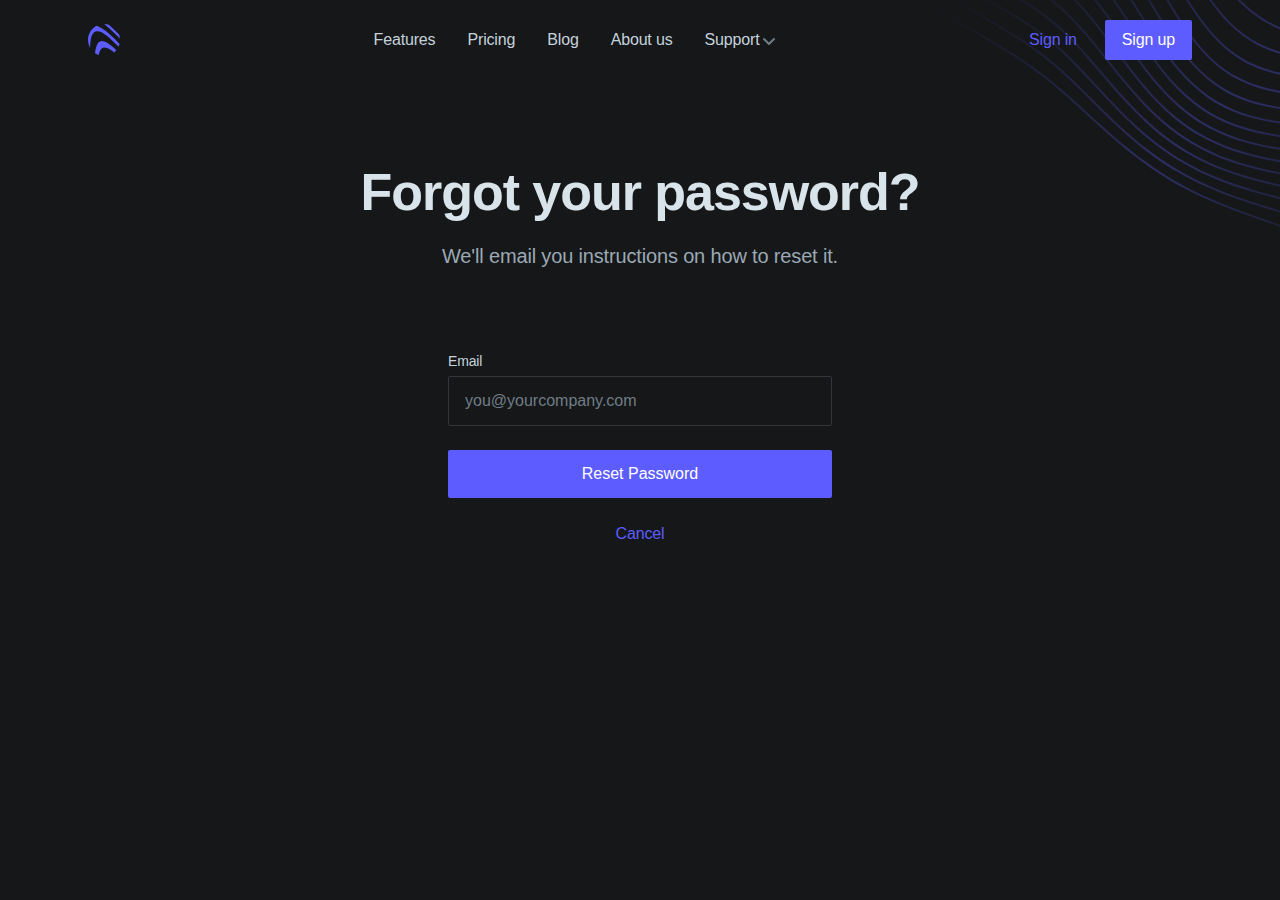
<file: reset-password.html>
<!DOCTYPE html><html lang="en">
<!-- Mirrored from preview.cruip.com/open-pro/reset-password.html by HTTrack Website Copier/3.x [XR&CO'2014], Sun, 18 Jul 2021 18:27:07 GMT -->
<head><meta charset="utf-8"><title>Reset Password - Open PRO Demo</title><meta name="viewport" content="width=device-width,initial-scale=1"><link rel="shortcut icon" href="images/favicons/favicon.ico"><link rel="icon" type="image/png" sizes="16x16" href="images/favicons/favicon-16x16.png"><link rel="icon" type="image/png" sizes="32x32" href="images/favicons/favicon-32x32.png"><link rel="icon" type="image/png" sizes="48x48" href="images/favicons/favicon-48x48.png"><link rel="manifest" href="images/favicons/manifest.json"><meta name="mobile-web-app-capable" content="yes"><meta name="theme-color" content="#fff"><meta name="application-name" content="open-pro-html"><link rel="apple-touch-icon" sizes="57x57" href="images/favicons/apple-touch-icon-57x57.png"><link rel="apple-touch-icon" sizes="60x60" href="images/favicons/apple-touch-icon-60x60.png"><link rel="apple-touch-icon" sizes="72x72" href="images/favicons/apple-touch-icon-72x72.png"><link rel="apple-touch-icon" sizes="76x76" href="images/favicons/apple-touch-icon-76x76.png"><link rel="apple-touch-icon" sizes="114x114" href="images/favicons/apple-touch-icon-114x114.png"><link rel="apple-touch-icon" sizes="120x120" href="images/favicons/apple-touch-icon-120x120.png"><link rel="apple-touch-icon" sizes="144x144" href="images/favicons/apple-touch-icon-144x144.png"><link rel="apple-touch-icon" sizes="152x152" href="images/favicons/apple-touch-icon-152x152.png"><link rel="apple-touch-icon" sizes="167x167" href="images/favicons/apple-touch-icon-167x167.png"><link rel="apple-touch-icon" sizes="180x180" href="images/favicons/apple-touch-icon-180x180.png"><link rel="apple-touch-icon" sizes="1024x1024" href="images/favicons/apple-touch-icon-1024x1024.png"><meta name="apple-mobile-web-app-capable" content="yes"><meta name="apple-mobile-web-app-status-bar-style" content="black-translucent"><meta name="apple-mobile-web-app-title" content="open-pro-html"><link href="style.1da29ca7cebf653459d9.css" rel="stylesheet"></head><body class="rf fj j ft fz"><div class="ng nx ob ut"><header class="av la ll"><div class="og iw up ho"><div class="ng nq rr rj"><div class="ro sc"><a class="nv" href="index-2.html" aria-label="Cruip"><svg class="li rx a_ text-purple-600" viewBox="0 0 32 32" xmlns="http://www.w3.org/2000/svg"><path d="M31.952 14.751a260.51 260.51 0 00-4.359-4.407C23.932 6.734 20.16 3.182 16.171 0c1.634.017 3.21.28 4.692.751 3.487 3.114 6.846 6.398 10.163 9.737.493 1.346.811 2.776.926 4.262zm-1.388 7.883c-2.496-2.597-5.051-5.12-7.737-7.471-3.706-3.246-10.693-9.81-15.736-7.418-4.552 2.158-4.717 10.543-4.96 16.238A15.926 15.926 0 010 16C0 9.799 3.528 4.421 8.686 1.766c1.82.593 3.593 1.675 5.038 2.587 6.569 4.14 12.29 9.71 17.792 15.57-.237.94-.557 1.846-.952 2.711zm-4.505 5.81a56.161 56.161 0 00-1.007-.823c-2.574-2.054-6.087-4.805-9.394-4.044-3.022.695-4.264 4.267-4.97 7.52a15.945 15.945 0 01-3.665-1.85c.366-3.242.89-6.675 2.405-9.364 2.315-4.107 6.287-3.072 9.613-1.132 3.36 1.96 6.417 4.572 9.313 7.417a16.097 16.097 0 01-2.295 2.275z"></path></svg></a></div><nav class="nw hm h_"><ul class="ng rs rt nk nq"><li><a class="fn fm up ua ng nq cu cp cc" href="features.html">Features</a></li><li><a class="fn fm up ua ng nq cu cp cc" href="pricing.html">Pricing</a></li><li><a class="fn fm up ua ng nq cu cp cc" href="blog.html">Blog</a></li><li><a class="fn fm up ua ng nq cu cp cc" href="about.html">About us</a></li><li class="am" x-data="{ open: false }" @mouseenter="open = true" @mouseleave="open = false"><a class="fn fm up ua ng nq cu cp cc" href="#0" aria-haspopup="true" :aria-expanded="open" @focus="open = true" @focusout="open = false" @click.prevent="">Support <svg class="lt rg a_ fi nd st ro" viewBox="0 0 12 12" xmlns="http://www.w3.org/2000/svg"><path d="M10.28 4.305L5.989 8.598 1.695 4.305A1 1 0 00.28 5.72l5 5a1 1 0 001.414 0l5-5a1 1 0 10-1.414-1.414z"></path></svg></a><ul class="lb av ak ab lu _ ua sp nn" x-show="open" x-transition:enter="cu cl cd ly" x-transition:enter-start="ok cn" x-transition:enter-end="oj lz" x-transition:leave="cu cl cd" x-transition:leave-start="oj" x-transition:leave-end="ok" x-cloak=""><li><a class="rc in fr fg ng ua up iu" href="contact.html" @focus="open = true" @focusout="open = false">Contact us</a></li><li><a class="rc in fr fg ng ua up iu" href="help.html" @focus="open = true" @focusout="open = false">Help center</a></li><li><a class="rc in fr fg ng ua up iu" href="404.html" @focus="open = true" @focusout="open = false">404</a></li></ul></li></ul><ul class="ng rs rt nk nq"><li><a class="rc text-purple-600 fm up ul ng nq cu cp cc" href="signin.html">Sign in</a></li><li><a class="r az tr th sf" href="signup.html">Sign up</a></li></ul></nav><div class="hy" x-data="{ expanded: false }"><button class="l" :class="{ 'active': expanded }" @click.stop="expanded = !expanded" aria-controls="mobile-nav" :aria-expanded="expanded"><span class="g">Menu</span> <svg class="lr rw a_ fn fm cu cp cc" viewBox="0 0 24 24" xmlns="http://www.w3.org/2000/svg"><rect y="4" width="24" height="2" rx="1"></rect><rect y="11" width="24" height="2" rx="1"></rect><rect y="18" width="24" height="2" rx="1"></rect></svg></button><nav id="mobile-nav" class="av ak lf ax la up ho ut co cv cc" x-ref="mobileNav" :style="expanded ? 'max-height: ' + $refs.mobileNav.scrollHeight + 'px; opacity: 1' : 'max-height: 0; opacity: .8'" @click.away="expanded = false" @keydown.escape.window="expanded = false" x-cloak=""><ul class="_ up ua"><li><a class="ng fn fm ua" href="features.html">Features</a></li><li><a class="ng fn fm ua" href="pricing.html">Pricing</a></li><li><a class="ng fn fm ua" href="blog.html">Blog</a></li><li><a class="ng fn fm ua" href="about.html">About us</a></li><li class="ua iv nf nc tx"><span class="ng fn ua">Support</span><ul class="uj"><li><a class="in ng rc fr fm ua" href="contact.html">Contact us</a></li><li><a class="in ng rc fr fm ua" href="help.html">Help center</a></li><li><a class="in ng rc fr fm ua" href="404.html">404</a></li></ul></li><li><a class="ng rc la text-purple-600 fm ua rn" href="signin.html">Sign in</a></li><li><a class="rc la ny nq rn nu tg up ua iv nn az tr th cu cp cc" href="signup.html">Sign up</a></li></ul></nav></div></div></div></header><main class="rs"><div class="am og iw rd ap" aria-hidden="true"><svg class="av ay ab ly lj os" width="722" height="320" fill="none" xmlns="http://www.w3.org/2000/svg"><defs><linearGradient id="illustration-01" x1="-4.14" y1="43.12" x2="303.145" y2="391.913" gradientUnits="userSpaceOnUse"><stop stop-color="#5D5DFF" stop-opacity=".01"></stop><stop offset=".538" stop-color="#5D5DFF" stop-opacity=".32"></stop><stop offset="1" stop-color="#5D5DFF" stop-opacity=".01"></stop></linearGradient></defs><path d="M292.512 0h-2.485c4.1 5.637 8.143 10.76 12.185 15.446 9.096 10.552 19.043 19.174 29.583 25.644l1.077.653c10.95 6.545 23.653 11.451 37.755 14.581 10.83 2.404 22.918 4.156 36.801 5.33 1.983.167 4.003.323 6.061.467l8.683.586 13.802.908c7.255.481 14.609.992 21.813 1.59 15.862 1.32 29.664 3.387 42.19 6.323 12.94 3.037 25.656 7.543 37.793 13.392 10.864 5.262 21.212 11.088 33.257 18.156l4.89 2.881 8.261 4.882 8.936 5.294c4.433 2.63 8.802 5.225 13.05 7.75l111.75 66.854-.302 17.311-119.133-71.27-8.026-4.755c-5.739-3.402-11.479-6.804-17.226-10.201l-8.627-5.093-2.22-1.304c-9.734-5.702-20.902-12.052-32.624-17.476-12.24-5.606-25.329-9.783-38.902-12.416-12.707-2.466-26.845-4.136-43.222-5.103-5.134-.304-10.349-.577-15.499-.837l-12.699-.634c-5.501-.278-11.071-.572-16.549-.903-16.278-.983-30.242-2.79-42.691-5.52-13.922-3.054-26.434-7.865-37.189-14.297l-.216-.13c-10.674-6.415-20.743-15.096-29.926-25.804-7.789-9.08-15.45-19.67-23.372-32.305h-2.375c8.231 13.22 16.162 24.228 24.215 33.613 9.087 10.589 19.033 19.232 29.585 25.71l1.05.638c10.95 6.546 23.663 11.436 37.786 14.533 12.543 2.753 26.61 4.574 43 5.565 6.569.396 13.266.739 19.819 1.066l9.412.47c5.157.26 10.38.533 15.519.837 16.294.964 30.346 2.622 42.959 5.07 13.438 2.609 26.375 6.737 38.446 12.27 11.344 5.25 22.063 11.267 34.668 18.686 11.234 6.623 22.437 13.273 33.62 19.911l.134.079L717.605 210.4l-.118 6.611-9.378 5.2-118.373-70.814-5.613-3.333c-6.164-3.66-12.333-7.322-18.511-10.98l-9.728-5.749c-10.269-6.053-22.289-12.98-34.985-18.587-12.052-5.285-25.318-9.17-39.43-11.549-12.67-2.137-26.94-3.58-43.621-4.412a2849 2849 0 00-9.384-.446l-12.33-.569c-7.68-.36-15.464-.752-23.091-1.24-16.073-1.029-29.986-2.919-42.533-5.775-13.463-3.07-25.643-7.76-36.221-13.946l-1.1-.652c-10.681-6.42-20.782-15.045-30.025-25.638-8.423-9.651-16.628-20.952-25.086-34.547-2.86-4.598-5.712-9.285-8.535-13.974h-2.353c3.03 5.04 6.097 10.089 9.174 15.034 8.522 13.69 16.789 25.075 25.276 34.805 9.117 10.456 19.078 19.029 29.623 25.503l1.107.67c10.957 6.551 23.633 11.496 37.678 14.698 12.632 2.88 26.648 4.784 42.85 5.822 7.628.488 15.41.88 23.084 1.24l8.893.411c4.29.197 8.577.395 12.857.607l2.743.143c15.419.84 28.74 2.232 40.645 4.241 13.952 2.352 27.06 6.192 38.957 11.41 11.732 5.179 22.905 11.511 32.637 17.221l2.138 1.258a8484.147 8484.147 0 0118.821 11.139l15.013 8.911 117.373 70.217-15.197 8.425-109.893-65.739a12699.359 12699.359 0 00-33.842-20.079l-2.513-1.48c-10.108-5.938-20.911-12.023-32.56-16.979-11.955-5.048-25.326-8.759-39.741-11.026-12.693-1.997-26.58-3.346-43.705-4.248l-14.663-.763c-9.945-.525-20.054-1.099-29.906-1.866-15.822-1.231-29.613-3.321-42.162-6.387-13.681-3.341-26.103-8.316-36.925-14.783l-.238-.142c-10.726-6.447-20.889-14.965-30.212-25.321-8.603-9.56-16.927-20.658-25.447-33.931-6.08-9.475-12.083-19.349-17.921-29.011h-2.336c1.509 2.496 3.032 5.009 4.56 7.525 2.933 4.83 5.897 9.678 8.894 14.474.465.745.933 1.48 1.401 2.217.278.438.556.875.833 1.315l1.922 3.046.968 1.52c8.573 13.361 16.963 24.544 25.646 34.19 9.188 10.206 19.186 18.655 29.736 25.131l1.174.712c10.991 6.569 23.6 11.619 37.474 15.009 12.661 3.092 26.556 5.198 42.483 6.437 9.865.768 19.977 1.343 29.925 1.868l14.695.766c17.014.891 30.836 2.234 43.498 4.225 14.254 2.242 27.468 5.907 39.272 10.892 12.491 5.314 24.059 11.973 34.838 18.339 11.306 6.68 22.581 13.381 33.836 20.076l108.895 65.144-15.191 8.432-135.199-80.881-3.428-1.983c-9.651-5.569-20.371-11.579-31.743-16.306-11.852-4.927-25.245-8.594-39.809-10.901l-1.755-.272c-11.757-1.794-24.735-3.133-40.57-4.187l-9.563-.627c-11.892-.788-24.004-1.646-35.753-2.81-15.522-1.538-29.148-3.901-41.66-7.223-13.481-3.58-25.829-8.692-36.702-15.191l-.258-.155c-10.768-6.471-21.01-14.855-30.446-24.92-8.819-9.41-17.308-20.236-25.953-33.101-6.81-10.136-13.402-20.596-19.809-30.87l-3.821-6.139A784.13 784.13 0 00213.574 0h-2.377a797.304 797.304 0 014.292 6.818l3.839 6.166c6.435 10.32 13.049 20.813 19.831 30.9 8.707 12.96 17.262 23.87 26.152 33.353 9.273 9.894 19.32 18.185 29.882 24.665l1.256.761c11.03 6.594 23.55 11.777 37.214 15.406 12.614 3.351 26.344 5.732 41.976 7.281 12.999 1.288 26.422 2.201 39.508 3.059l4.682.305 3.533.238c15.49 1.079 28.215 2.449 39.802 4.28 14.392 2.276 27.633 5.899 39.354 10.771 12.615 5.243 24.474 12.113 34.925 18.167l.004.002 134.169 80.265-15.194 8.418-126.705-75.799-3.424-1.993c-9.642-5.598-20.351-11.637-31.706-16.377-11.784-4.92-25.128-8.664-39.66-11.129l-1.632-.273c-11.217-1.848-23.778-3.36-39.208-4.72l-2.278-.198c-5.128-.438-10.212-.88-15.25-1.341l-2.682-.248c-2.236-.209-4.461-.424-6.679-.644a922.679 922.679 0 01-9.956-1.044 621.162 621.162 0 01-4.88-.56l-4.086-.492c-15.234-1.908-28.673-4.582-41.088-8.177-13.282-3.846-25.55-9.105-36.465-15.627-10.916-6.535-21.343-14.825-30.979-24.662-9.015-9.203-17.69-19.72-26.52-32.151a645.536 645.536 0 01-3.61-5.142c-5.904-8.495-11.711-17.27-17.283-25.798l-4.663-7.147c-4.16-6.357-8.022-12.084-11.691-17.333h-2.443c4.089 5.816 8.415 12.229 13.13 19.453l3.563 5.466c5.831 8.932 11.941 18.178 18.228 27.198 1.046 1.5 2.093 2.99 3.144 4.468 8.888 12.517 17.629 23.112 26.722 32.393 9.373 9.567 19.481 17.695 30.065 24.181l1.317.797c11.061 6.612 23.487 11.938 36.933 15.832 12.515 3.624 26.057 6.32 41.397 8.24l1.647.192a658.952 658.952 0 0011.469 1.303c1.956.208 3.919.409 5.89.604l3.27.32 4.723.446 1.443.133c3.766.343 7.545.681 11.352 1.012l6.086.526c16.116 1.42 29.094 3.007 40.683 4.973 14.384 2.439 27.58 6.14 39.227 11.002 12.623 5.268 24.453 12.169 34.883 18.253l.003.002 125.701 75.197-15.191 8.422-118.241-70.735-4.584-2.679c-9.331-5.431-19.619-11.216-30.431-15.858-11.836-5.081-24.695-8.904-39.315-11.688l-1.55-.292c-11.408-2.121-23.837-3.9-39.899-5.712l-5.712-.642c-11.977-1.355-25.348-2.954-38.236-4.945-14.942-2.308-28.187-5.309-40.496-9.175-13.07-4.103-25.259-9.506-36.226-16.063l-.274-.164-1.352-.84-.226-.139c-.759-.466-1.517-.932-2.272-1.416-7.736-4.973-15.239-10.75-22.381-17.235a45.03 45.03 0 00-.466-.418 45.818 45.818 0 01-.619-.558l-.245-.232a184.96 184.96 0 01-3.418-3.247c-9.21-8.984-18.082-19.176-27.125-31.162l-1.507-2.007c-7.269-9.72-14.35-19.8-22.529-31.663l-2.095-3.036C191.451 18.119 184.439 8.547 177.667 0h-2.657l.351.44c6.939 8.712 14.099 18.463 22.92 31.212l4.604 6.67c7.71 11.14 14.515 20.748 21.574 30.104 9.105 12.066 18.043 22.332 27.324 31.388a182.785 182.785 0 006.033 5.607c.197.175.393.352.589.53.294.266.588.532.886.791l.924.784c6.103 5.256 12.444 10.01 18.967 14.195a154.57 154.57 0 002.946 1.835l.107.065 1.171.728c11.104 6.637 23.436 12.104 36.656 16.252 12.403 3.897 25.745 6.921 40.788 9.244 11.799 1.824 23.991 3.318 35.153 4.597l9.965 1.126c16.237 1.849 28.714 3.668 40.21 5.857 14.466 2.752 27.19 6.533 38.9 11.561 12.537 5.383 24.361 12.314 34.787 18.427l117.21 70.118-15.191 8.421L512.24 204.3l-3.584-2.109c-10.661-6.26-20.553-11.929-31.029-17.158a246.546 246.546 0 00-39.045-12.038l-1.519-.33c-10.674-2.296-22.3-4.33-37.111-6.49l-8.817-1.268c-11.414-1.652-24.095-3.579-36.516-5.887-14.656-2.725-27.709-6.054-39.904-10.176-12.886-4.357-24.999-9.899-36.003-16.476l-.252-.152c-.387-.233-.773-.475-1.159-.716l-.612-.381-1.432-.881a77.05 77.05 0 01-.713-.449 185.943 185.943 0 01-17.595-12.766l-2.244-1.846a43.697 43.697 0 01-.657-.567c-.152-.133-.304-.266-.458-.398a196.7 196.7 0 01-6.393-5.701c-9.373-8.753-18.441-18.622-27.72-30.171-8.247-10.263-16.376-21.13-23.997-31.474l-1.625-2.207c-10.181-13.846-18.17-24.081-25.906-33.187A247.583 247.583 0 00157.567 0h-2.792c4.039 4.13 7.93 8.395 11.652 12.773l1.479 1.75c6.919 8.238 14.145 17.51 23.055 29.582l1.284 1.744c8.079 10.986 16.779 22.68 25.673 33.749 9.322 11.602 18.452 21.539 27.917 30.379 9.896 9.246 20.49 17.285 31.493 23.898l.36.215c11.126 6.65 23.368 12.253 36.39 16.654 12.285 4.153 25.427 7.505 40.177 10.246 12.72 2.362 25.519 4.317 40.669 6.488l1.523.217c17.103 2.446 29.966 4.684 41.708 7.257a244.644 244.644 0 0138.692 11.929c11.568 5.779 22.862 12.355 34.371 19.142l108.742 65.054-15.19 8.421-101.26-60.575-3.468-2.05a1552.578 1552.578 0 00-6.779-3.978l-2.69-1.566-1.575-.908-2.67-1.532c-5.735-3.273-11.4-6.398-17.219-9.413l-.066-.032c-12.547-5.416-25.459-9.837-38.379-13.139l-2.233-.563c-10.238-2.551-21.443-4.901-35.655-7.477l-9.452-1.694c-1.537-.277-3.051-.552-4.545-.825l-3.732-.687-2.514-.469-3.59-.676-1.796-.344-3.274-.636-1.95-.384-3.295-.658-1.788-.366-3.524-.728c-.949-.199-1.894-.405-2.84-.608l-.591-.126c-.539-.115-1.078-.229-1.615-.347-14.382-3.144-27.244-6.797-39.322-11.163a218.82 218.82 0 01-9.406-3.645c-9.169-3.803-17.92-8.182-26.125-13.066l-.279-.162c-9.917-5.981-19.604-12.98-28.777-20.894l-1.144-.994-.654-.57c-.389-.338-.778-.676-1.163-1.02-9.55-8.551-18.812-18.102-28.316-29.201-8.47-9.886-16.85-20.337-24.714-30.283l-3.029-3.833c-9.828-12.4-17.695-21.758-25.346-30.158-7.939-8.71-16.62-17.003-25.89-24.728h-3.138c9.865 8.07 19.126 16.835 27.547 26.073l1.013 1.116c7.109 7.86 14.507 16.678 23.615 28.146l5.354 6.767c7.38 9.31 15.181 18.996 23.065 28.2 9.568 11.168 18.891 20.782 28.501 29.389.324.29.652.575.98.86l.6.522.579.51c.552.486 1.104.973 1.662 1.45l.286.24c8.422 7.173 17.248 13.598 26.321 19.144l1.441.872.463.272c8.276 4.93 17.114 9.352 26.381 13.194a220.411 220.411 0 009.496 3.683c12.134 4.391 25.079 8.065 39.575 11.235l1.099.236 3.958.844 1.705.353c1.208.251 2.418.502 3.637.749l3.247.648 2.677.527 3.178.614 3.25.617 2.998.563 4.977.917 5.067.919 8.782 1.575c15.209 2.756 26.956 5.251 37.752 8.01 12.776 3.264 25.577 7.645 38.047 13.024l1.904 1 .789.414c.531.278 1.063.557 1.591.839l1.105.598c1.069.574 2.137 1.148 3.2 1.73l1.089.604.006.003c1.053.581 2.107 1.162 3.159 1.751l1.608.91c.877.493 1.753.986 2.628 1.485l3.042 1.748 2.079 1.202c4.012 2.329 8.022 4.698 12.057 7.091l100.266 59.981-15.19 8.422-92.779-55.501c-10.863-6.503-22.453-13.383-34.263-19.76-11.843-5.511-24.426-10.458-37.446-14.719-12.293-3.312-25.504-6.48-40.387-9.682l-4.924-1.062c-11.569-2.504-23.679-5.197-35.642-8.211-14.103-3.551-26.783-7.514-38.762-12.117-12.569-4.829-24.546-10.625-35.596-17.23-11.007-6.555-21.797-14.378-31.99-23.144-9.691-8.335-19.142-17.58-28.897-28.263-8.313-9.103-16.341-18.416-23.934-27.33l-5.251-6.169c-9.047-10.589-17.348-19.903-25.346-28.435-9.762-9.395-19.915-18.108-30.223-25.931-5.842-3.907-11.708-7.64-17.952-11.493h-3.842c7.293 4.462 13.996 8.696 20.624 13.13 10.231 7.766 20.324 16.427 29.962 25.706l1.775 1.9c7.715 8.294 15.754 17.361 24.482 27.613l5.88 6.91c7.932 9.29 15.017 17.432 22.341 25.455 9.833 10.764 19.341 20.065 29.07 28.432a240.266 240.266 0 0015.696 12.406c.753.545 1.51 1.077 2.268 1.61l.378.266 1.303.923c.887.614 1.779 1.213 2.671 1.811l.142.095 1.279.865.93.603.931.6.407.263c.673.437 1.347.873 2.024 1.299l.436.268c1.113.698 2.228 1.391 3.349 2.065l.453.271c11.169 6.669 23.249 12.517 35.904 17.38 12.032 4.626 24.787 8.613 38.991 12.187 12.789 3.22 26.028 6.14 37.738 8.667l2.894.624c14.849 3.194 28.027 6.353 40.236 9.643 12.907 4.223 25.405 9.136 37.149 14.602 11.083 5.989 21.888 12.372 32.07 18.466l93.812 56.122-15.191 8.421-84.3-50.429c-10.283-6.155-20.389-12.172-30.664-17.976l-3.474-1.95c-11.758-5.82-24.11-11.14-36.755-15.829-11.699-3.754-24.048-7.317-37.696-10.878l-8.257-2.141c-10.959-2.847-22.15-5.798-33.191-8.973-13.907-3.999-26.402-8.276-38.201-13.075-11.934-4.857-23.372-10.492-34.022-16.762l-1.878-1.116c-10.885-6.542-21.554-14.117-31.716-22.519-9.807-8.105-19.447-17.042-29.472-27.323l-1.878-1.931c-7.8-8.046-15.334-16.143-24.014-25.537l-2.106-2.28c-9.989-10.819-19.25-20.356-28.345-29.185-9.967-8.87-20.342-17.2-30.88-24.79-10.291-6.67-20.91-13.102-31.01-19.154L71.17 0h-3.91l12.012 7.186c10.623 6.356 21.932 13.164 33.066 20.378 10.437 7.52 20.76 15.807 30.647 24.604 9.031 8.771 18.267 18.282 28.237 29.077l4.565 4.94c7.373 7.969 15.399 16.577 23.471 24.848 10.079 10.334 19.771 19.32 29.627 27.469 10.238 8.463 20.983 16.092 31.947 22.682l.512.307c11.127 6.651 23.132 12.612 35.68 17.72 11.863 4.828 24.424 9.129 38.401 13.143 13.393 3.846 27.415 7.479 39.784 10.683l3.168.827c13.095 3.443 24.943 6.873 36.091 10.45 12.542 4.652 24.829 9.943 36.478 15.707 11.436 6.383 22.627 13.042 34.038 19.872l83.312 49.837-15.188 8.419-83.375-49.87c-8.949-5.339-17.01-10.109-25.31-14.885l-1.167-.669a445.552 445.552 0 00-36.095-16.888c-12.157-4.498-25.091-8.851-38.44-12.94l-12.683-3.877c-3.222-.987-6.465-1.985-9.711-2.992a1326.146 1326.146 0 01-16.497-5.223c-13.752-4.464-26.065-9.053-37.641-14.029-12.329-5.297-24.177-11.33-35.222-17.93-11.016-6.575-21.952-14.167-32.423-22.488l-.885-.709-.885-.715c-8.445-6.798-16.887-14.192-25.668-22.487l-1.74-1.647-.875-.833c-6.61-6.333-13.23-12.856-19.721-19.291l-9.127-9.06c-9.831-9.756-19.681-19.025-29.305-27.578a450.321 450.321 0 00-31.508-23.698l-1.346-.838c-9.307-5.829-18.72-11.514-28.315-17.26L37.99 0h-3.896l36.507 21.838c7.908 4.73 15.682 9.398 23.36 14.11l2.923 1.805 2.914 1.81c.417.26.836.52 1.254.778.894.554 1.789 1.109 2.679 1.668a448.243 448.243 0 0131.305 23.547c9.573 8.506 19.396 17.751 29.196 27.478l9.203 9.136c6.472 6.417 13.074 12.923 19.671 19.24l1.028.976 1.024.969c8.639 8.189 16.952 15.511 25.26 22.246l1.247 1.006.674.544c.32.258.639.517.959.771 10.037 7.981 20.471 15.299 31.122 21.728l1.526.914c11.118 6.645 23.049 12.719 35.457 18.052 11.634 5 24.004 9.611 37.814 14.094 2.744.89 5.505 1.773 8.274 2.649 1.479.467 2.962.927 4.443 1.389l1.234.387c.824.259 1.649.518 2.474.774 3.406 1.057 6.809 2.104 10.189 3.139l12.309 3.763c13.313 4.078 26.21 8.418 38.296 12.889a446.07 446.07 0 0135.864 16.78c9.992 5.735 19.775 11.549 30.386 17.895l78.389 46.892-15.194 8.425-77.43-46.317a3615.384 3615.384 0 00-23.849-14.143 535.697 535.697 0 00-35.491-17.853c-11.788-4.911-24.05-9.655-37.499-14.509l-13.016-4.542c-8.326-2.912-16.772-5.887-25.069-8.901-13.567-4.932-25.698-9.833-37.086-14.982-12.204-5.519-23.993-11.665-35.041-18.267a351.216 351.216 0 01-32.639-22.173c-9.931-7.588-19.948-15.916-30.627-25.458-8.047-7.191-16.135-14.595-24.017-21.83l-5.649-5.187c-10.488-9.436-20.367-17.939-30.228-26.016a533.817 533.817 0 00-32.08-22.7l-2.994-1.831C82.682 46.58 72.182 40.299 62.823 34.704L4.807 0H.912L72.92 43.08A2667.18 2667.18 0 0195.09 56.503a531.987 531.987 0 0131.911 22.578c9.808 8.036 19.665 16.519 30.123 25.928l2.765 2.54c8.788 8.069 17.874 16.411 26.914 24.489 10.716 9.576 20.773 17.935 30.744 25.556 9.896 7.563 20.119 14.569 30.425 20.849l2.402 1.451c11.113 6.641 22.97 12.822 35.243 18.372 11.435 5.17 23.613 10.091 37.228 15.04 8.306 3.017 16.758 5.995 25.089 8.908l13.009 4.54c13.408 4.839 25.642 9.572 37.368 14.457a533.965 533.965 0 0135.304 17.759l2.985 1.755a4160.789 4160.789 0 0122.852 13.576L535.843 320l17.217-9.546.008.005 19.242-10.667-.003-.002 17.213-9.543-.004-.002 17.241-9.558-.003-.002 17.212-9.543-.001-.001 15.193-8.424.015.009 19.243-10.669-.017-.011 15.2-8.423.012.007 19.242-10.679-.011-.007 15.214-8.434.015.009 11.395-6.319.158-8.949-.032-.019.302-17.325.02.012.384-21.951-.018-.01.304-17.347.017.011.383-21.951-.005-.003.302-17.333.004.002.382-21.95-.011-.007.344-19.635L602.072 0h-3.894L719.98 72.867l-.303 17.33-102.535-61.341-7.049-4.107-7.64-4.461c-4.239-2.476-8.479-4.953-12.725-7.424l-6.674-3.872-2.309-1.327A778.468 778.468 0 00567.066 0h-4.202c5.968 3.215 12.285 6.749 19.184 10.726a4181.24 4181.24 0 0113.15 7.649l7.533 4.4c4.465 2.608 8.928 5.216 13.385 7.806l103.532 61.937-.302 17.328-110.945-66.372-19.166-11.105a2476.893 2476.893 0 00-15.007-8.622c-12.604-7.122-24.165-13.031-35.347-18.067A373.292 373.292 0 00525.486 0h-5.465a376.339 376.339 0 0118.035 7.506c11.125 5.01 22.633 10.892 35.182 17.984A2660.44 2660.44 0 01590.989 35.7l12.877 7.464 3.517 2.034 111.918 66.953-.302 17.334-119.342-71.396-12.521-7.206c-7.176-4.127-14.49-8.302-21.782-12.332-12.421-6.827-24.185-12.421-35.962-17.105-1.516-.6-3.046-1.19-4.589-1.77-10.806-4.067-22.282-7.67-34.189-10.734-9.091-2.324-18.353-4.392-27.412-6.295-3.021-.635-6.02-1.253-8.982-1.854L450.3 0h-9.853c2.507.54 5.097 1.08 7.781 1.623l1.19.24c13.106 2.628 27.11 5.54 40.699 9.015a370.4 370.4 0 015.046 1.338c11.707 3.197 22.952 6.92 33.492 11.09 11.72 4.662 23.408 10.222 35.735 16.996 6.44 3.562 12.9 7.237 19.266 10.89l14.983 8.622 120.325 71.983-.302 17.335-93.969-56.217-10.422-6.176c-4.801-2.849-9.609-5.696-14.422-8.543-1.202-.711-2.402-1.423-3.602-2.135a2375.985 2375.985 0 00-5.41-3.203l-3.604-2.12c-9.694-5.69-20.038-11.642-30.765-17.346-12.322-6.525-24.316-11.757-36.67-15.989-12.4-4.23-25.9-7.693-40.126-10.298-13.015-2.383-26.346-4.282-39.321-6.094l-2.987-.417c-16.378-2.284-29.489-4.811-41.267-7.95C384.335 9.511 373.496 5.264 363.804 0h-4.102c10.613 6.161 22.673 11.065 35.873 14.583 11.859 3.16 25.047 5.7 41.505 7.996l5.978.835c12.006 1.685 24.268 3.47 36.248 5.662 14.127 2.587 27.533 6.027 39.839 10.223 12.25 4.2 24.15 9.388 36.378 15.866 12.032 6.395 23.592 13.114 34.293 19.42l9.022 5.336c4.807 2.844 9.613 5.69 14.41 8.537l9.203 5.462 96.153 57.517-.304 17.337-91.088-54.493-1.005-.6-10.289-6.156-.864-.513c-7.208-4.278-14.418-8.556-21.639-12.828l-11.341-6.697-3.644-2.139c-9.796-5.733-20.213-11.667-30.881-17.1-12.225-6.18-24.819-11.15-37.435-14.772-12.55-3.585-26.099-6.252-41.42-8.152-10.731-1.331-21.784-2.408-32.573-3.433l-10.945-1.038c-16.544-1.586-29.916-3.67-42.083-6.562-13.402-3.188-25.541-7.93-36.101-14.107l-1.089-.646C337.306 14.371 329.064 7.818 321.325 0h-2.798c7.986 8.28 16.517 15.224 25.435 20.699l1.109.672c10.943 6.546 23.582 11.549 37.567 14.87 12.256 2.912 25.714 5.011 42.354 6.606l14.532 1.381c9.629.922 19.412 1.904 28.931 3.085 15.215 1.886 28.665 4.534 41.116 8.09 12.489 3.584 24.966 8.509 37.081 14.633 10.619 5.409 21.008 11.325 30.779 17.044l3.696 2.17c10.23 6.033 20.434 12.084 30.622 18.128l106.529 63.712-.304 17.339-110.852-66.315c-4.859-2.885-9.723-5.77-14.591-8.654l-19.185-11.345-2.584-1.516c-11.514-6.739-21.542-12.354-32.112-17.48-12.288-5.92-25.144-10.475-38.208-13.537-12.624-2.959-26.519-5.042-42.481-6.368-7.233-.602-14.611-1.115-21.889-1.597l-13.793-.907-8.66-.584a425.314 425.314 0 01-6.015-.464c-13.793-1.166-25.794-2.905-36.536-5.29-13.526-3.002-25.737-7.657-36.307-13.84l-1.039-.616c-10.685-6.422-20.774-15.094-29.988-25.776-3.723-4.317-7.449-9.01-11.222-14.14z" fill="url(#illustration-01)"></path></svg></div><section class="am"><div class="og iw up ho"><div class="af ai de pz"><div class="om iw aq ai pz"><h1 class="h1 sh">Forgot your password?</h1><p class="ii fr">We'll email you instructions on how to reset it.</p></div><div class="oh iw"><form><div class="ng nk iq sh"><div class="la uc"><label class="nv fn in rc se" for="email">Email</label> <input id="email" type="email" class="s la fn" placeholder="you@yourcompany.com" required=""></div></div><div class="ng nk iq sd"><div class="la uc"><button class="n az tr th la">Reset Password</button></div></div></form><div class="fr aq sd"><a class="text-purple-600 fm cu cp cc" href="signin.html">Cancel</a></div></div></div></div></section></main></div><script src="main.a2be491ab1f185ec6c9c.js"></script><script async src='https://www.googletagmanager.com/gtag/js?id=UA-125021779-1'></script><script>window.dataLayer = window.dataLayer || [];function gtag(){dataLayer.push(arguments);}gtag('js', new Date());gtag('config', 'UA-125021779-1', { 'anonymize_ip': true });</script><script>console.log("%cImportant!", "color: blue; font-size: x-large");console.log("%cThe page you are viewing is for demo purposes only. CSS and HTML have been minified and class names have been shortened to improve the page load time. Download our templates from https://cruip.com/ 😉", "font-size: large");</script><script>const pagesList = [{"name":"Home","url":"https://preview.cruip.com/open-pro/index.html","active":false},{"name":"Features","url":"https://preview.cruip.com/open-pro/features.html","active":false},{"name":"Pricing","url":"https://preview.cruip.com/open-pro/pricing.html","active":false},{"name":"Blog","url":"https://preview.cruip.com/open-pro/blog.html","active":false},{"name":"Blog Post","url":"https://preview.cruip.com/open-pro/blog-post.html","active":false},{"name":"About us","url":"https://preview.cruip.com/open-pro/about.html","active":false},{"name":"Contact us","url":"https://preview.cruip.com/open-pro/contact.html","active":false},{"name":"Help center","url":"https://preview.cruip.com/open-pro/help.html","active":false},{"name":"404","url":"https://preview.cruip.com/open-pro/404.html","active":false},{"name":"Sign in","url":"https://preview.cruip.com/open-pro/signin.html","active":false},{"name":"Sign up","url":"https://preview.cruip.com/open-pro/signup.html","active":false},{"name":"Reset password","url":"https://preview.cruip.com/open-pro/reset-password.html","active":true}];if(window != top){window.parent.postMessage(pagesList, "https://cruip.com/")};</script></body>
<!-- Mirrored from preview.cruip.com/open-pro/reset-password.html by HTTrack Website Copier/3.x [XR&CO'2014], Sun, 18 Jul 2021 18:27:07 GMT -->
</html>
</file>
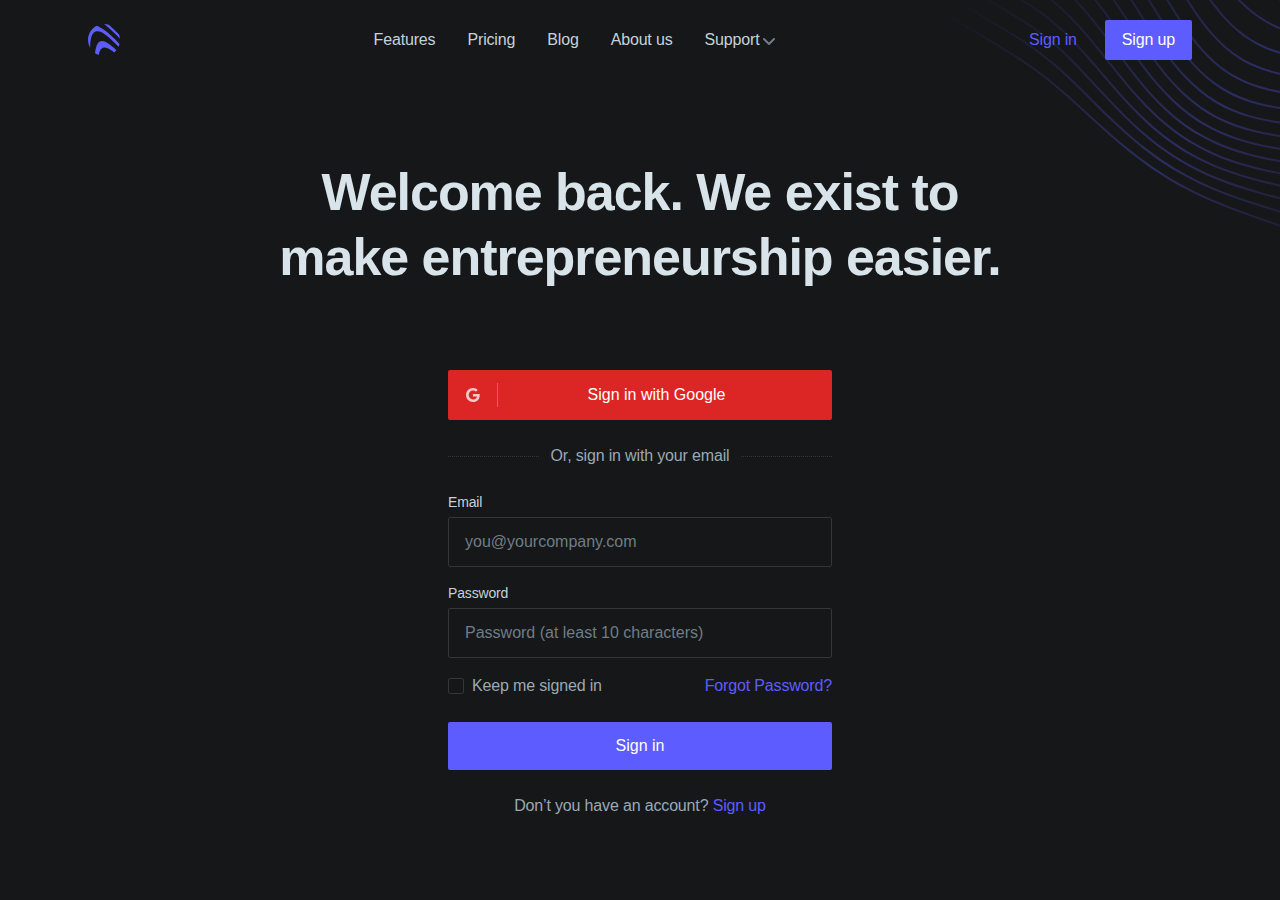
<file: signin.html>
<!DOCTYPE html><html lang="en">
<!-- Mirrored from preview.cruip.com/open-pro/signin.html by HTTrack Website Copier/3.x [XR&CO'2014], Sun, 18 Jul 2021 18:27:05 GMT -->
<head><meta charset="utf-8"><title>Sign in - Open PRO Demo</title><meta name="viewport" content="width=device-width,initial-scale=1"><link rel="shortcut icon" href="images/favicons/favicon.ico"><link rel="icon" type="image/png" sizes="16x16" href="images/favicons/favicon-16x16.png"><link rel="icon" type="image/png" sizes="32x32" href="images/favicons/favicon-32x32.png"><link rel="icon" type="image/png" sizes="48x48" href="images/favicons/favicon-48x48.png"><link rel="manifest" href="images/favicons/manifest.json"><meta name="mobile-web-app-capable" content="yes"><meta name="theme-color" content="#fff"><meta name="application-name" content="open-pro-html"><link rel="apple-touch-icon" sizes="57x57" href="images/favicons/apple-touch-icon-57x57.png"><link rel="apple-touch-icon" sizes="60x60" href="images/favicons/apple-touch-icon-60x60.png"><link rel="apple-touch-icon" sizes="72x72" href="images/favicons/apple-touch-icon-72x72.png"><link rel="apple-touch-icon" sizes="76x76" href="images/favicons/apple-touch-icon-76x76.png"><link rel="apple-touch-icon" sizes="114x114" href="images/favicons/apple-touch-icon-114x114.png"><link rel="apple-touch-icon" sizes="120x120" href="images/favicons/apple-touch-icon-120x120.png"><link rel="apple-touch-icon" sizes="144x144" href="images/favicons/apple-touch-icon-144x144.png"><link rel="apple-touch-icon" sizes="152x152" href="images/favicons/apple-touch-icon-152x152.png"><link rel="apple-touch-icon" sizes="167x167" href="images/favicons/apple-touch-icon-167x167.png"><link rel="apple-touch-icon" sizes="180x180" href="images/favicons/apple-touch-icon-180x180.png"><link rel="apple-touch-icon" sizes="1024x1024" href="images/favicons/apple-touch-icon-1024x1024.png"><meta name="apple-mobile-web-app-capable" content="yes"><meta name="apple-mobile-web-app-status-bar-style" content="black-translucent"><meta name="apple-mobile-web-app-title" content="open-pro-html"><link href="style.1da29ca7cebf653459d9.css" rel="stylesheet"></head><body class="rf fj j ft fz"><div class="ng nx ob ut"><header class="av la ll"><div class="og iw up ho"><div class="ng nq rr rj"><div class="ro sc"><a class="nv" href="index-2.html" aria-label="Cruip"><svg class="li rx a_ text-purple-600" viewBox="0 0 32 32" xmlns="http://www.w3.org/2000/svg"><path d="M31.952 14.751a260.51 260.51 0 00-4.359-4.407C23.932 6.734 20.16 3.182 16.171 0c1.634.017 3.21.28 4.692.751 3.487 3.114 6.846 6.398 10.163 9.737.493 1.346.811 2.776.926 4.262zm-1.388 7.883c-2.496-2.597-5.051-5.12-7.737-7.471-3.706-3.246-10.693-9.81-15.736-7.418-4.552 2.158-4.717 10.543-4.96 16.238A15.926 15.926 0 010 16C0 9.799 3.528 4.421 8.686 1.766c1.82.593 3.593 1.675 5.038 2.587 6.569 4.14 12.29 9.71 17.792 15.57-.237.94-.557 1.846-.952 2.711zm-4.505 5.81a56.161 56.161 0 00-1.007-.823c-2.574-2.054-6.087-4.805-9.394-4.044-3.022.695-4.264 4.267-4.97 7.52a15.945 15.945 0 01-3.665-1.85c.366-3.242.89-6.675 2.405-9.364 2.315-4.107 6.287-3.072 9.613-1.132 3.36 1.96 6.417 4.572 9.313 7.417a16.097 16.097 0 01-2.295 2.275z"></path></svg></a></div><nav class="nw hm h_"><ul class="ng rs rt nk nq"><li><a class="fn fm up ua ng nq cu cp cc" href="features.html">Features</a></li><li><a class="fn fm up ua ng nq cu cp cc" href="pricing.html">Pricing</a></li><li><a class="fn fm up ua ng nq cu cp cc" href="blog.html">Blog</a></li><li><a class="fn fm up ua ng nq cu cp cc" href="about.html">About us</a></li><li class="am" x-data="{ open: false }" @mouseenter="open = true" @mouseleave="open = false"><a class="fn fm up ua ng nq cu cp cc" href="#0" aria-haspopup="true" :aria-expanded="open" @focus="open = true" @focusout="open = false" @click.prevent="">Support <svg class="lt rg a_ fi nd st ro" viewBox="0 0 12 12" xmlns="http://www.w3.org/2000/svg"><path d="M10.28 4.305L5.989 8.598 1.695 4.305A1 1 0 00.28 5.72l5 5a1 1 0 001.414 0l5-5a1 1 0 10-1.414-1.414z"></path></svg></a><ul class="lb av ak ab lu _ ua sp nn" x-show="open" x-transition:enter="cu cl cd ly" x-transition:enter-start="ok cn" x-transition:enter-end="oj lz" x-transition:leave="cu cl cd" x-transition:leave-start="oj" x-transition:leave-end="ok" x-cloak=""><li><a class="rc in fr fg ng ua up iu" href="contact.html" @focus="open = true" @focusout="open = false">Contact us</a></li><li><a class="rc in fr fg ng ua up iu" href="help.html" @focus="open = true" @focusout="open = false">Help center</a></li><li><a class="rc in fr fg ng ua up iu" href="404.html" @focus="open = true" @focusout="open = false">404</a></li></ul></li></ul><ul class="ng rs rt nk nq"><li><a class="rc text-purple-600 fm up ul ng nq cu cp cc" href="signin.html">Sign in</a></li><li><a class="r az tr th sf" href="signup.html">Sign up</a></li></ul></nav><div class="hy" x-data="{ expanded: false }"><button class="l" :class="{ 'active': expanded }" @click.stop="expanded = !expanded" aria-controls="mobile-nav" :aria-expanded="expanded"><span class="g">Menu</span> <svg class="lr rw a_ fn fm cu cp cc" viewBox="0 0 24 24" xmlns="http://www.w3.org/2000/svg"><rect y="4" width="24" height="2" rx="1"></rect><rect y="11" width="24" height="2" rx="1"></rect><rect y="18" width="24" height="2" rx="1"></rect></svg></button><nav id="mobile-nav" class="av ak lf ax la up ho ut co cv cc" x-ref="mobileNav" :style="expanded ? 'max-height: ' + $refs.mobileNav.scrollHeight + 'px; opacity: 1' : 'max-height: 0; opacity: .8'" @click.away="expanded = false" @keydown.escape.window="expanded = false" x-cloak=""><ul class="_ up ua"><li><a class="ng fn fm ua" href="features.html">Features</a></li><li><a class="ng fn fm ua" href="pricing.html">Pricing</a></li><li><a class="ng fn fm ua" href="blog.html">Blog</a></li><li><a class="ng fn fm ua" href="about.html">About us</a></li><li class="ua iv nf nc tx"><span class="ng fn ua">Support</span><ul class="uj"><li><a class="in ng rc fr fm ua" href="contact.html">Contact us</a></li><li><a class="in ng rc fr fm ua" href="help.html">Help center</a></li><li><a class="in ng rc fr fm ua" href="404.html">404</a></li></ul></li><li><a class="ng rc la text-purple-600 fm ua rn" href="signin.html">Sign in</a></li><li><a class="rc la ny nq rn nu tg up ua iv nn az tr th cu cp cc" href="signup.html">Sign up</a></li></ul></nav></div></div></div></header><main class="rs"><div class="am og iw rd ap" aria-hidden="true"><svg class="av ay ab ly lj os" width="722" height="320" fill="none" xmlns="http://www.w3.org/2000/svg"><defs><linearGradient id="illustration-01" x1="-4.14" y1="43.12" x2="303.145" y2="391.913" gradientUnits="userSpaceOnUse"><stop stop-color="#5D5DFF" stop-opacity=".01"></stop><stop offset=".538" stop-color="#5D5DFF" stop-opacity=".32"></stop><stop offset="1" stop-color="#5D5DFF" stop-opacity=".01"></stop></linearGradient></defs><path d="M292.512 0h-2.485c4.1 5.637 8.143 10.76 12.185 15.446 9.096 10.552 19.043 19.174 29.583 25.644l1.077.653c10.95 6.545 23.653 11.451 37.755 14.581 10.83 2.404 22.918 4.156 36.801 5.33 1.983.167 4.003.323 6.061.467l8.683.586 13.802.908c7.255.481 14.609.992 21.813 1.59 15.862 1.32 29.664 3.387 42.19 6.323 12.94 3.037 25.656 7.543 37.793 13.392 10.864 5.262 21.212 11.088 33.257 18.156l4.89 2.881 8.261 4.882 8.936 5.294c4.433 2.63 8.802 5.225 13.05 7.75l111.75 66.854-.302 17.311-119.133-71.27-8.026-4.755c-5.739-3.402-11.479-6.804-17.226-10.201l-8.627-5.093-2.22-1.304c-9.734-5.702-20.902-12.052-32.624-17.476-12.24-5.606-25.329-9.783-38.902-12.416-12.707-2.466-26.845-4.136-43.222-5.103-5.134-.304-10.349-.577-15.499-.837l-12.699-.634c-5.501-.278-11.071-.572-16.549-.903-16.278-.983-30.242-2.79-42.691-5.52-13.922-3.054-26.434-7.865-37.189-14.297l-.216-.13c-10.674-6.415-20.743-15.096-29.926-25.804-7.789-9.08-15.45-19.67-23.372-32.305h-2.375c8.231 13.22 16.162 24.228 24.215 33.613 9.087 10.589 19.033 19.232 29.585 25.71l1.05.638c10.95 6.546 23.663 11.436 37.786 14.533 12.543 2.753 26.61 4.574 43 5.565 6.569.396 13.266.739 19.819 1.066l9.412.47c5.157.26 10.38.533 15.519.837 16.294.964 30.346 2.622 42.959 5.07 13.438 2.609 26.375 6.737 38.446 12.27 11.344 5.25 22.063 11.267 34.668 18.686 11.234 6.623 22.437 13.273 33.62 19.911l.134.079L717.605 210.4l-.118 6.611-9.378 5.2-118.373-70.814-5.613-3.333c-6.164-3.66-12.333-7.322-18.511-10.98l-9.728-5.749c-10.269-6.053-22.289-12.98-34.985-18.587-12.052-5.285-25.318-9.17-39.43-11.549-12.67-2.137-26.94-3.58-43.621-4.412a2849 2849 0 00-9.384-.446l-12.33-.569c-7.68-.36-15.464-.752-23.091-1.24-16.073-1.029-29.986-2.919-42.533-5.775-13.463-3.07-25.643-7.76-36.221-13.946l-1.1-.652c-10.681-6.42-20.782-15.045-30.025-25.638-8.423-9.651-16.628-20.952-25.086-34.547-2.86-4.598-5.712-9.285-8.535-13.974h-2.353c3.03 5.04 6.097 10.089 9.174 15.034 8.522 13.69 16.789 25.075 25.276 34.805 9.117 10.456 19.078 19.029 29.623 25.503l1.107.67c10.957 6.551 23.633 11.496 37.678 14.698 12.632 2.88 26.648 4.784 42.85 5.822 7.628.488 15.41.88 23.084 1.24l8.893.411c4.29.197 8.577.395 12.857.607l2.743.143c15.419.84 28.74 2.232 40.645 4.241 13.952 2.352 27.06 6.192 38.957 11.41 11.732 5.179 22.905 11.511 32.637 17.221l2.138 1.258a8484.147 8484.147 0 0118.821 11.139l15.013 8.911 117.373 70.217-15.197 8.425-109.893-65.739a12699.359 12699.359 0 00-33.842-20.079l-2.513-1.48c-10.108-5.938-20.911-12.023-32.56-16.979-11.955-5.048-25.326-8.759-39.741-11.026-12.693-1.997-26.58-3.346-43.705-4.248l-14.663-.763c-9.945-.525-20.054-1.099-29.906-1.866-15.822-1.231-29.613-3.321-42.162-6.387-13.681-3.341-26.103-8.316-36.925-14.783l-.238-.142c-10.726-6.447-20.889-14.965-30.212-25.321-8.603-9.56-16.927-20.658-25.447-33.931-6.08-9.475-12.083-19.349-17.921-29.011h-2.336c1.509 2.496 3.032 5.009 4.56 7.525 2.933 4.83 5.897 9.678 8.894 14.474.465.745.933 1.48 1.401 2.217.278.438.556.875.833 1.315l1.922 3.046.968 1.52c8.573 13.361 16.963 24.544 25.646 34.19 9.188 10.206 19.186 18.655 29.736 25.131l1.174.712c10.991 6.569 23.6 11.619 37.474 15.009 12.661 3.092 26.556 5.198 42.483 6.437 9.865.768 19.977 1.343 29.925 1.868l14.695.766c17.014.891 30.836 2.234 43.498 4.225 14.254 2.242 27.468 5.907 39.272 10.892 12.491 5.314 24.059 11.973 34.838 18.339 11.306 6.68 22.581 13.381 33.836 20.076l108.895 65.144-15.191 8.432-135.199-80.881-3.428-1.983c-9.651-5.569-20.371-11.579-31.743-16.306-11.852-4.927-25.245-8.594-39.809-10.901l-1.755-.272c-11.757-1.794-24.735-3.133-40.57-4.187l-9.563-.627c-11.892-.788-24.004-1.646-35.753-2.81-15.522-1.538-29.148-3.901-41.66-7.223-13.481-3.58-25.829-8.692-36.702-15.191l-.258-.155c-10.768-6.471-21.01-14.855-30.446-24.92-8.819-9.41-17.308-20.236-25.953-33.101-6.81-10.136-13.402-20.596-19.809-30.87l-3.821-6.139A784.13 784.13 0 00213.574 0h-2.377a797.304 797.304 0 014.292 6.818l3.839 6.166c6.435 10.32 13.049 20.813 19.831 30.9 8.707 12.96 17.262 23.87 26.152 33.353 9.273 9.894 19.32 18.185 29.882 24.665l1.256.761c11.03 6.594 23.55 11.777 37.214 15.406 12.614 3.351 26.344 5.732 41.976 7.281 12.999 1.288 26.422 2.201 39.508 3.059l4.682.305 3.533.238c15.49 1.079 28.215 2.449 39.802 4.28 14.392 2.276 27.633 5.899 39.354 10.771 12.615 5.243 24.474 12.113 34.925 18.167l.004.002 134.169 80.265-15.194 8.418-126.705-75.799-3.424-1.993c-9.642-5.598-20.351-11.637-31.706-16.377-11.784-4.92-25.128-8.664-39.66-11.129l-1.632-.273c-11.217-1.848-23.778-3.36-39.208-4.72l-2.278-.198c-5.128-.438-10.212-.88-15.25-1.341l-2.682-.248c-2.236-.209-4.461-.424-6.679-.644a922.679 922.679 0 01-9.956-1.044 621.162 621.162 0 01-4.88-.56l-4.086-.492c-15.234-1.908-28.673-4.582-41.088-8.177-13.282-3.846-25.55-9.105-36.465-15.627-10.916-6.535-21.343-14.825-30.979-24.662-9.015-9.203-17.69-19.72-26.52-32.151a645.536 645.536 0 01-3.61-5.142c-5.904-8.495-11.711-17.27-17.283-25.798l-4.663-7.147c-4.16-6.357-8.022-12.084-11.691-17.333h-2.443c4.089 5.816 8.415 12.229 13.13 19.453l3.563 5.466c5.831 8.932 11.941 18.178 18.228 27.198 1.046 1.5 2.093 2.99 3.144 4.468 8.888 12.517 17.629 23.112 26.722 32.393 9.373 9.567 19.481 17.695 30.065 24.181l1.317.797c11.061 6.612 23.487 11.938 36.933 15.832 12.515 3.624 26.057 6.32 41.397 8.24l1.647.192a658.952 658.952 0 0011.469 1.303c1.956.208 3.919.409 5.89.604l3.27.32 4.723.446 1.443.133c3.766.343 7.545.681 11.352 1.012l6.086.526c16.116 1.42 29.094 3.007 40.683 4.973 14.384 2.439 27.58 6.14 39.227 11.002 12.623 5.268 24.453 12.169 34.883 18.253l.003.002 125.701 75.197-15.191 8.422-118.241-70.735-4.584-2.679c-9.331-5.431-19.619-11.216-30.431-15.858-11.836-5.081-24.695-8.904-39.315-11.688l-1.55-.292c-11.408-2.121-23.837-3.9-39.899-5.712l-5.712-.642c-11.977-1.355-25.348-2.954-38.236-4.945-14.942-2.308-28.187-5.309-40.496-9.175-13.07-4.103-25.259-9.506-36.226-16.063l-.274-.164-1.352-.84-.226-.139c-.759-.466-1.517-.932-2.272-1.416-7.736-4.973-15.239-10.75-22.381-17.235a45.03 45.03 0 00-.466-.418 45.818 45.818 0 01-.619-.558l-.245-.232a184.96 184.96 0 01-3.418-3.247c-9.21-8.984-18.082-19.176-27.125-31.162l-1.507-2.007c-7.269-9.72-14.35-19.8-22.529-31.663l-2.095-3.036C191.451 18.119 184.439 8.547 177.667 0h-2.657l.351.44c6.939 8.712 14.099 18.463 22.92 31.212l4.604 6.67c7.71 11.14 14.515 20.748 21.574 30.104 9.105 12.066 18.043 22.332 27.324 31.388a182.785 182.785 0 006.033 5.607c.197.175.393.352.589.53.294.266.588.532.886.791l.924.784c6.103 5.256 12.444 10.01 18.967 14.195a154.57 154.57 0 002.946 1.835l.107.065 1.171.728c11.104 6.637 23.436 12.104 36.656 16.252 12.403 3.897 25.745 6.921 40.788 9.244 11.799 1.824 23.991 3.318 35.153 4.597l9.965 1.126c16.237 1.849 28.714 3.668 40.21 5.857 14.466 2.752 27.19 6.533 38.9 11.561 12.537 5.383 24.361 12.314 34.787 18.427l117.21 70.118-15.191 8.421L512.24 204.3l-3.584-2.109c-10.661-6.26-20.553-11.929-31.029-17.158a246.546 246.546 0 00-39.045-12.038l-1.519-.33c-10.674-2.296-22.3-4.33-37.111-6.49l-8.817-1.268c-11.414-1.652-24.095-3.579-36.516-5.887-14.656-2.725-27.709-6.054-39.904-10.176-12.886-4.357-24.999-9.899-36.003-16.476l-.252-.152c-.387-.233-.773-.475-1.159-.716l-.612-.381-1.432-.881a77.05 77.05 0 01-.713-.449 185.943 185.943 0 01-17.595-12.766l-2.244-1.846a43.697 43.697 0 01-.657-.567c-.152-.133-.304-.266-.458-.398a196.7 196.7 0 01-6.393-5.701c-9.373-8.753-18.441-18.622-27.72-30.171-8.247-10.263-16.376-21.13-23.997-31.474l-1.625-2.207c-10.181-13.846-18.17-24.081-25.906-33.187A247.583 247.583 0 00157.567 0h-2.792c4.039 4.13 7.93 8.395 11.652 12.773l1.479 1.75c6.919 8.238 14.145 17.51 23.055 29.582l1.284 1.744c8.079 10.986 16.779 22.68 25.673 33.749 9.322 11.602 18.452 21.539 27.917 30.379 9.896 9.246 20.49 17.285 31.493 23.898l.36.215c11.126 6.65 23.368 12.253 36.39 16.654 12.285 4.153 25.427 7.505 40.177 10.246 12.72 2.362 25.519 4.317 40.669 6.488l1.523.217c17.103 2.446 29.966 4.684 41.708 7.257a244.644 244.644 0 0138.692 11.929c11.568 5.779 22.862 12.355 34.371 19.142l108.742 65.054-15.19 8.421-101.26-60.575-3.468-2.05a1552.578 1552.578 0 00-6.779-3.978l-2.69-1.566-1.575-.908-2.67-1.532c-5.735-3.273-11.4-6.398-17.219-9.413l-.066-.032c-12.547-5.416-25.459-9.837-38.379-13.139l-2.233-.563c-10.238-2.551-21.443-4.901-35.655-7.477l-9.452-1.694c-1.537-.277-3.051-.552-4.545-.825l-3.732-.687-2.514-.469-3.59-.676-1.796-.344-3.274-.636-1.95-.384-3.295-.658-1.788-.366-3.524-.728c-.949-.199-1.894-.405-2.84-.608l-.591-.126c-.539-.115-1.078-.229-1.615-.347-14.382-3.144-27.244-6.797-39.322-11.163a218.82 218.82 0 01-9.406-3.645c-9.169-3.803-17.92-8.182-26.125-13.066l-.279-.162c-9.917-5.981-19.604-12.98-28.777-20.894l-1.144-.994-.654-.57c-.389-.338-.778-.676-1.163-1.02-9.55-8.551-18.812-18.102-28.316-29.201-8.47-9.886-16.85-20.337-24.714-30.283l-3.029-3.833c-9.828-12.4-17.695-21.758-25.346-30.158-7.939-8.71-16.62-17.003-25.89-24.728h-3.138c9.865 8.07 19.126 16.835 27.547 26.073l1.013 1.116c7.109 7.86 14.507 16.678 23.615 28.146l5.354 6.767c7.38 9.31 15.181 18.996 23.065 28.2 9.568 11.168 18.891 20.782 28.501 29.389.324.29.652.575.98.86l.6.522.579.51c.552.486 1.104.973 1.662 1.45l.286.24c8.422 7.173 17.248 13.598 26.321 19.144l1.441.872.463.272c8.276 4.93 17.114 9.352 26.381 13.194a220.411 220.411 0 009.496 3.683c12.134 4.391 25.079 8.065 39.575 11.235l1.099.236 3.958.844 1.705.353c1.208.251 2.418.502 3.637.749l3.247.648 2.677.527 3.178.614 3.25.617 2.998.563 4.977.917 5.067.919 8.782 1.575c15.209 2.756 26.956 5.251 37.752 8.01 12.776 3.264 25.577 7.645 38.047 13.024l1.904 1 .789.414c.531.278 1.063.557 1.591.839l1.105.598c1.069.574 2.137 1.148 3.2 1.73l1.089.604.006.003c1.053.581 2.107 1.162 3.159 1.751l1.608.91c.877.493 1.753.986 2.628 1.485l3.042 1.748 2.079 1.202c4.012 2.329 8.022 4.698 12.057 7.091l100.266 59.981-15.19 8.422-92.779-55.501c-10.863-6.503-22.453-13.383-34.263-19.76-11.843-5.511-24.426-10.458-37.446-14.719-12.293-3.312-25.504-6.48-40.387-9.682l-4.924-1.062c-11.569-2.504-23.679-5.197-35.642-8.211-14.103-3.551-26.783-7.514-38.762-12.117-12.569-4.829-24.546-10.625-35.596-17.23-11.007-6.555-21.797-14.378-31.99-23.144-9.691-8.335-19.142-17.58-28.897-28.263-8.313-9.103-16.341-18.416-23.934-27.33l-5.251-6.169c-9.047-10.589-17.348-19.903-25.346-28.435-9.762-9.395-19.915-18.108-30.223-25.931-5.842-3.907-11.708-7.64-17.952-11.493h-3.842c7.293 4.462 13.996 8.696 20.624 13.13 10.231 7.766 20.324 16.427 29.962 25.706l1.775 1.9c7.715 8.294 15.754 17.361 24.482 27.613l5.88 6.91c7.932 9.29 15.017 17.432 22.341 25.455 9.833 10.764 19.341 20.065 29.07 28.432a240.266 240.266 0 0015.696 12.406c.753.545 1.51 1.077 2.268 1.61l.378.266 1.303.923c.887.614 1.779 1.213 2.671 1.811l.142.095 1.279.865.93.603.931.6.407.263c.673.437 1.347.873 2.024 1.299l.436.268c1.113.698 2.228 1.391 3.349 2.065l.453.271c11.169 6.669 23.249 12.517 35.904 17.38 12.032 4.626 24.787 8.613 38.991 12.187 12.789 3.22 26.028 6.14 37.738 8.667l2.894.624c14.849 3.194 28.027 6.353 40.236 9.643 12.907 4.223 25.405 9.136 37.149 14.602 11.083 5.989 21.888 12.372 32.07 18.466l93.812 56.122-15.191 8.421-84.3-50.429c-10.283-6.155-20.389-12.172-30.664-17.976l-3.474-1.95c-11.758-5.82-24.11-11.14-36.755-15.829-11.699-3.754-24.048-7.317-37.696-10.878l-8.257-2.141c-10.959-2.847-22.15-5.798-33.191-8.973-13.907-3.999-26.402-8.276-38.201-13.075-11.934-4.857-23.372-10.492-34.022-16.762l-1.878-1.116c-10.885-6.542-21.554-14.117-31.716-22.519-9.807-8.105-19.447-17.042-29.472-27.323l-1.878-1.931c-7.8-8.046-15.334-16.143-24.014-25.537l-2.106-2.28c-9.989-10.819-19.25-20.356-28.345-29.185-9.967-8.87-20.342-17.2-30.88-24.79-10.291-6.67-20.91-13.102-31.01-19.154L71.17 0h-3.91l12.012 7.186c10.623 6.356 21.932 13.164 33.066 20.378 10.437 7.52 20.76 15.807 30.647 24.604 9.031 8.771 18.267 18.282 28.237 29.077l4.565 4.94c7.373 7.969 15.399 16.577 23.471 24.848 10.079 10.334 19.771 19.32 29.627 27.469 10.238 8.463 20.983 16.092 31.947 22.682l.512.307c11.127 6.651 23.132 12.612 35.68 17.72 11.863 4.828 24.424 9.129 38.401 13.143 13.393 3.846 27.415 7.479 39.784 10.683l3.168.827c13.095 3.443 24.943 6.873 36.091 10.45 12.542 4.652 24.829 9.943 36.478 15.707 11.436 6.383 22.627 13.042 34.038 19.872l83.312 49.837-15.188 8.419-83.375-49.87c-8.949-5.339-17.01-10.109-25.31-14.885l-1.167-.669a445.552 445.552 0 00-36.095-16.888c-12.157-4.498-25.091-8.851-38.44-12.94l-12.683-3.877c-3.222-.987-6.465-1.985-9.711-2.992a1326.146 1326.146 0 01-16.497-5.223c-13.752-4.464-26.065-9.053-37.641-14.029-12.329-5.297-24.177-11.33-35.222-17.93-11.016-6.575-21.952-14.167-32.423-22.488l-.885-.709-.885-.715c-8.445-6.798-16.887-14.192-25.668-22.487l-1.74-1.647-.875-.833c-6.61-6.333-13.23-12.856-19.721-19.291l-9.127-9.06c-9.831-9.756-19.681-19.025-29.305-27.578a450.321 450.321 0 00-31.508-23.698l-1.346-.838c-9.307-5.829-18.72-11.514-28.315-17.26L37.99 0h-3.896l36.507 21.838c7.908 4.73 15.682 9.398 23.36 14.11l2.923 1.805 2.914 1.81c.417.26.836.52 1.254.778.894.554 1.789 1.109 2.679 1.668a448.243 448.243 0 0131.305 23.547c9.573 8.506 19.396 17.751 29.196 27.478l9.203 9.136c6.472 6.417 13.074 12.923 19.671 19.24l1.028.976 1.024.969c8.639 8.189 16.952 15.511 25.26 22.246l1.247 1.006.674.544c.32.258.639.517.959.771 10.037 7.981 20.471 15.299 31.122 21.728l1.526.914c11.118 6.645 23.049 12.719 35.457 18.052 11.634 5 24.004 9.611 37.814 14.094 2.744.89 5.505 1.773 8.274 2.649 1.479.467 2.962.927 4.443 1.389l1.234.387c.824.259 1.649.518 2.474.774 3.406 1.057 6.809 2.104 10.189 3.139l12.309 3.763c13.313 4.078 26.21 8.418 38.296 12.889a446.07 446.07 0 0135.864 16.78c9.992 5.735 19.775 11.549 30.386 17.895l78.389 46.892-15.194 8.425-77.43-46.317a3615.384 3615.384 0 00-23.849-14.143 535.697 535.697 0 00-35.491-17.853c-11.788-4.911-24.05-9.655-37.499-14.509l-13.016-4.542c-8.326-2.912-16.772-5.887-25.069-8.901-13.567-4.932-25.698-9.833-37.086-14.982-12.204-5.519-23.993-11.665-35.041-18.267a351.216 351.216 0 01-32.639-22.173c-9.931-7.588-19.948-15.916-30.627-25.458-8.047-7.191-16.135-14.595-24.017-21.83l-5.649-5.187c-10.488-9.436-20.367-17.939-30.228-26.016a533.817 533.817 0 00-32.08-22.7l-2.994-1.831C82.682 46.58 72.182 40.299 62.823 34.704L4.807 0H.912L72.92 43.08A2667.18 2667.18 0 0195.09 56.503a531.987 531.987 0 0131.911 22.578c9.808 8.036 19.665 16.519 30.123 25.928l2.765 2.54c8.788 8.069 17.874 16.411 26.914 24.489 10.716 9.576 20.773 17.935 30.744 25.556 9.896 7.563 20.119 14.569 30.425 20.849l2.402 1.451c11.113 6.641 22.97 12.822 35.243 18.372 11.435 5.17 23.613 10.091 37.228 15.04 8.306 3.017 16.758 5.995 25.089 8.908l13.009 4.54c13.408 4.839 25.642 9.572 37.368 14.457a533.965 533.965 0 0135.304 17.759l2.985 1.755a4160.789 4160.789 0 0122.852 13.576L535.843 320l17.217-9.546.008.005 19.242-10.667-.003-.002 17.213-9.543-.004-.002 17.241-9.558-.003-.002 17.212-9.543-.001-.001 15.193-8.424.015.009 19.243-10.669-.017-.011 15.2-8.423.012.007 19.242-10.679-.011-.007 15.214-8.434.015.009 11.395-6.319.158-8.949-.032-.019.302-17.325.02.012.384-21.951-.018-.01.304-17.347.017.011.383-21.951-.005-.003.302-17.333.004.002.382-21.95-.011-.007.344-19.635L602.072 0h-3.894L719.98 72.867l-.303 17.33-102.535-61.341-7.049-4.107-7.64-4.461c-4.239-2.476-8.479-4.953-12.725-7.424l-6.674-3.872-2.309-1.327A778.468 778.468 0 00567.066 0h-4.202c5.968 3.215 12.285 6.749 19.184 10.726a4181.24 4181.24 0 0113.15 7.649l7.533 4.4c4.465 2.608 8.928 5.216 13.385 7.806l103.532 61.937-.302 17.328-110.945-66.372-19.166-11.105a2476.893 2476.893 0 00-15.007-8.622c-12.604-7.122-24.165-13.031-35.347-18.067A373.292 373.292 0 00525.486 0h-5.465a376.339 376.339 0 0118.035 7.506c11.125 5.01 22.633 10.892 35.182 17.984A2660.44 2660.44 0 01590.989 35.7l12.877 7.464 3.517 2.034 111.918 66.953-.302 17.334-119.342-71.396-12.521-7.206c-7.176-4.127-14.49-8.302-21.782-12.332-12.421-6.827-24.185-12.421-35.962-17.105-1.516-.6-3.046-1.19-4.589-1.77-10.806-4.067-22.282-7.67-34.189-10.734-9.091-2.324-18.353-4.392-27.412-6.295-3.021-.635-6.02-1.253-8.982-1.854L450.3 0h-9.853c2.507.54 5.097 1.08 7.781 1.623l1.19.24c13.106 2.628 27.11 5.54 40.699 9.015a370.4 370.4 0 015.046 1.338c11.707 3.197 22.952 6.92 33.492 11.09 11.72 4.662 23.408 10.222 35.735 16.996 6.44 3.562 12.9 7.237 19.266 10.89l14.983 8.622 120.325 71.983-.302 17.335-93.969-56.217-10.422-6.176c-4.801-2.849-9.609-5.696-14.422-8.543-1.202-.711-2.402-1.423-3.602-2.135a2375.985 2375.985 0 00-5.41-3.203l-3.604-2.12c-9.694-5.69-20.038-11.642-30.765-17.346-12.322-6.525-24.316-11.757-36.67-15.989-12.4-4.23-25.9-7.693-40.126-10.298-13.015-2.383-26.346-4.282-39.321-6.094l-2.987-.417c-16.378-2.284-29.489-4.811-41.267-7.95C384.335 9.511 373.496 5.264 363.804 0h-4.102c10.613 6.161 22.673 11.065 35.873 14.583 11.859 3.16 25.047 5.7 41.505 7.996l5.978.835c12.006 1.685 24.268 3.47 36.248 5.662 14.127 2.587 27.533 6.027 39.839 10.223 12.25 4.2 24.15 9.388 36.378 15.866 12.032 6.395 23.592 13.114 34.293 19.42l9.022 5.336c4.807 2.844 9.613 5.69 14.41 8.537l9.203 5.462 96.153 57.517-.304 17.337-91.088-54.493-1.005-.6-10.289-6.156-.864-.513c-7.208-4.278-14.418-8.556-21.639-12.828l-11.341-6.697-3.644-2.139c-9.796-5.733-20.213-11.667-30.881-17.1-12.225-6.18-24.819-11.15-37.435-14.772-12.55-3.585-26.099-6.252-41.42-8.152-10.731-1.331-21.784-2.408-32.573-3.433l-10.945-1.038c-16.544-1.586-29.916-3.67-42.083-6.562-13.402-3.188-25.541-7.93-36.101-14.107l-1.089-.646C337.306 14.371 329.064 7.818 321.325 0h-2.798c7.986 8.28 16.517 15.224 25.435 20.699l1.109.672c10.943 6.546 23.582 11.549 37.567 14.87 12.256 2.912 25.714 5.011 42.354 6.606l14.532 1.381c9.629.922 19.412 1.904 28.931 3.085 15.215 1.886 28.665 4.534 41.116 8.09 12.489 3.584 24.966 8.509 37.081 14.633 10.619 5.409 21.008 11.325 30.779 17.044l3.696 2.17c10.23 6.033 20.434 12.084 30.622 18.128l106.529 63.712-.304 17.339-110.852-66.315c-4.859-2.885-9.723-5.77-14.591-8.654l-19.185-11.345-2.584-1.516c-11.514-6.739-21.542-12.354-32.112-17.48-12.288-5.92-25.144-10.475-38.208-13.537-12.624-2.959-26.519-5.042-42.481-6.368-7.233-.602-14.611-1.115-21.889-1.597l-13.793-.907-8.66-.584a425.314 425.314 0 01-6.015-.464c-13.793-1.166-25.794-2.905-36.536-5.29-13.526-3.002-25.737-7.657-36.307-13.84l-1.039-.616c-10.685-6.422-20.774-15.094-29.988-25.776-3.723-4.317-7.449-9.01-11.222-14.14z" fill="url(#illustration-01)"></path></svg></div><section class="am"><div class="og iw up ho"><div class="af ai de pz"><div class="om iw aq ai pz"><h1 class="h1">Welcome back. We exist to make entrepreneurship easier.</h1></div><div class="oh iw"><form><div class="ng nk iq"><div class="la uc"><button class="n uo az q ta la am ng nq"><svg class="ln ry a_ az o_ ro iy" viewBox="0 0 16 16" xmlns="http://www.w3.org/2000/svg"><path d="M7.9 7v2.4H12c-.2 1-1.2 3-4 3-2.4 0-4.3-2-4.3-4.4 0-2.4 2-4.4 4.3-4.4 1.4 0 2.3.6 2.8 1.1l1.9-1.8C11.5 1.7 9.9 1 8 1 4.1 1 1 4.1 1 8s3.1 7 7 7c4 0 6.7-2.8 6.7-6.8 0-.5 0-.8-.1-1.2H7.9z"></path></svg> <span class="rw ng nq nl ty nt sc" aria-hidden="true"></span> <span class="ri au ae oo">Sign in with Google</span></button></div></div></form><div class="ng nq ib"><div class="nf tx ns rs su" aria-hidden="true"></div><div class="fr">Or, sign in with your email</div><div class="nf tx ns rs sf" aria-hidden="true"></div></div><form><div class="ng nk iq sh"><div class="la uc"><label class="nv fn in rc se" for="email">Email</label> <input id="email" type="email" class="s la fn" placeholder="you@yourcompany.com" required=""></div></div><div class="ng nk iq sh"><div class="la uc"><label class="nv fn in rc se" for="password">Password</label> <input id="password" type="password" class="s la fn" placeholder="Password (at least 10 characters)" required=""></div></div><div class="ng nk iq sh"><div class="la uc"><div class="ng rr"><label class="ng nq"><input type="checkbox" class="i"> <span class="fr ss">Keep me signed in</span></label> <a class="text-purple-600 fm cu cp cc" href="reset-password.html">Forgot Password?</a></div></div></div><div class="ng nk iq sd"><div class="la uc"><button class="n az tr th la">Sign in</button></div></div></form><div class="fr aq sd">Don’t you have an account? <a class="text-purple-600 fm cu cp cc" href="signup.html">Sign up</a></div></div></div></div></section></main></div><script src="main.a2be491ab1f185ec6c9c.js"></script><script async src='https://www.googletagmanager.com/gtag/js?id=UA-125021779-1'></script><script>window.dataLayer = window.dataLayer || [];function gtag(){dataLayer.push(arguments);}gtag('js', new Date());gtag('config', 'UA-125021779-1', { 'anonymize_ip': true });</script><script>console.log("%cImportant!", "color: blue; font-size: x-large");console.log("%cThe page you are viewing is for demo purposes only. CSS and HTML have been minified and class names have been shortened to improve the page load time. Download our templates from https://cruip.com/ 😉", "font-size: large");</script><script>const pagesList = [{"name":"Home","url":"https://preview.cruip.com/open-pro/index.html","active":false},{"name":"Features","url":"https://preview.cruip.com/open-pro/features.html","active":false},{"name":"Pricing","url":"https://preview.cruip.com/open-pro/pricing.html","active":false},{"name":"Blog","url":"https://preview.cruip.com/open-pro/blog.html","active":false},{"name":"Blog Post","url":"https://preview.cruip.com/open-pro/blog-post.html","active":false},{"name":"About us","url":"https://preview.cruip.com/open-pro/about.html","active":false},{"name":"Contact us","url":"https://preview.cruip.com/open-pro/contact.html","active":false},{"name":"Help center","url":"https://preview.cruip.com/open-pro/help.html","active":false},{"name":"404","url":"https://preview.cruip.com/open-pro/404.html","active":false},{"name":"Sign in","url":"https://preview.cruip.com/open-pro/signin.html","active":true},{"name":"Sign up","url":"https://preview.cruip.com/open-pro/signup.html","active":false},{"name":"Reset password","url":"https://preview.cruip.com/open-pro/reset-password.html","active":false}];if(window != top){window.parent.postMessage(pagesList, "https://cruip.com/")};</script></body>
<!-- Mirrored from preview.cruip.com/open-pro/signin.html by HTTrack Website Copier/3.x [XR&CO'2014], Sun, 18 Jul 2021 18:27:05 GMT -->
</html>
</file>
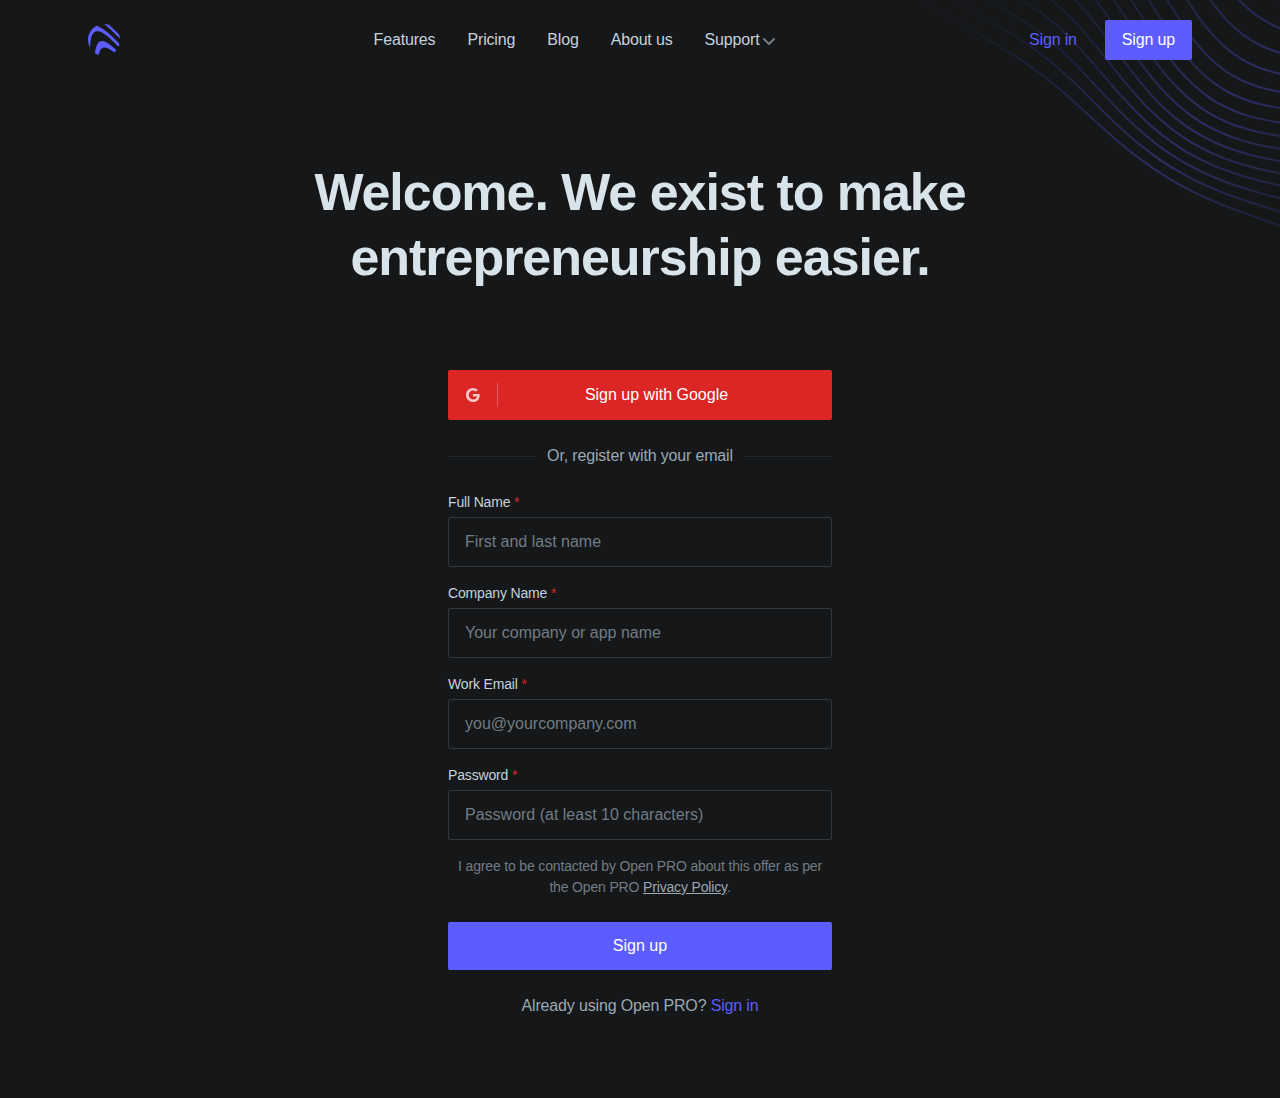
<file: signup.html>
<!DOCTYPE html><html lang="en">
<!-- Mirrored from preview.cruip.com/open-pro/signup.html by HTTrack Website Copier/3.x [XR&CO'2014], Sun, 18 Jul 2021 18:27:06 GMT -->
<head><meta charset="utf-8"><title>Sign up - Open PRO Demo</title><meta name="viewport" content="width=device-width,initial-scale=1"><link rel="shortcut icon" href="images/favicons/favicon.ico"><link rel="icon" type="image/png" sizes="16x16" href="images/favicons/favicon-16x16.png"><link rel="icon" type="image/png" sizes="32x32" href="images/favicons/favicon-32x32.png"><link rel="icon" type="image/png" sizes="48x48" href="images/favicons/favicon-48x48.png"><link rel="manifest" href="images/favicons/manifest.json"><meta name="mobile-web-app-capable" content="yes"><meta name="theme-color" content="#fff"><meta name="application-name" content="open-pro-html"><link rel="apple-touch-icon" sizes="57x57" href="images/favicons/apple-touch-icon-57x57.png"><link rel="apple-touch-icon" sizes="60x60" href="images/favicons/apple-touch-icon-60x60.png"><link rel="apple-touch-icon" sizes="72x72" href="images/favicons/apple-touch-icon-72x72.png"><link rel="apple-touch-icon" sizes="76x76" href="images/favicons/apple-touch-icon-76x76.png"><link rel="apple-touch-icon" sizes="114x114" href="images/favicons/apple-touch-icon-114x114.png"><link rel="apple-touch-icon" sizes="120x120" href="images/favicons/apple-touch-icon-120x120.png"><link rel="apple-touch-icon" sizes="144x144" href="images/favicons/apple-touch-icon-144x144.png"><link rel="apple-touch-icon" sizes="152x152" href="images/favicons/apple-touch-icon-152x152.png"><link rel="apple-touch-icon" sizes="167x167" href="images/favicons/apple-touch-icon-167x167.png"><link rel="apple-touch-icon" sizes="180x180" href="images/favicons/apple-touch-icon-180x180.png"><link rel="apple-touch-icon" sizes="1024x1024" href="images/favicons/apple-touch-icon-1024x1024.png"><meta name="apple-mobile-web-app-capable" content="yes"><meta name="apple-mobile-web-app-status-bar-style" content="black-translucent"><meta name="apple-mobile-web-app-title" content="open-pro-html"><link href="style.1da29ca7cebf653459d9.css" rel="stylesheet"></head><body class="rf fj j ft fz"><div class="ng nx ob ut"><header class="av la ll"><div class="og iw up ho"><div class="ng nq rr rj"><div class="ro sc"><a class="nv" href="index-2.html" aria-label="Cruip"><svg class="li rx a_ text-purple-600" viewBox="0 0 32 32" xmlns="http://www.w3.org/2000/svg"><path d="M31.952 14.751a260.51 260.51 0 00-4.359-4.407C23.932 6.734 20.16 3.182 16.171 0c1.634.017 3.21.28 4.692.751 3.487 3.114 6.846 6.398 10.163 9.737.493 1.346.811 2.776.926 4.262zm-1.388 7.883c-2.496-2.597-5.051-5.12-7.737-7.471-3.706-3.246-10.693-9.81-15.736-7.418-4.552 2.158-4.717 10.543-4.96 16.238A15.926 15.926 0 010 16C0 9.799 3.528 4.421 8.686 1.766c1.82.593 3.593 1.675 5.038 2.587 6.569 4.14 12.29 9.71 17.792 15.57-.237.94-.557 1.846-.952 2.711zm-4.505 5.81a56.161 56.161 0 00-1.007-.823c-2.574-2.054-6.087-4.805-9.394-4.044-3.022.695-4.264 4.267-4.97 7.52a15.945 15.945 0 01-3.665-1.85c.366-3.242.89-6.675 2.405-9.364 2.315-4.107 6.287-3.072 9.613-1.132 3.36 1.96 6.417 4.572 9.313 7.417a16.097 16.097 0 01-2.295 2.275z"></path></svg></a></div><nav class="nw hm h_"><ul class="ng rs rt nk nq"><li><a class="fn fm up ua ng nq cu cp cc" href="features.html">Features</a></li><li><a class="fn fm up ua ng nq cu cp cc" href="pricing.html">Pricing</a></li><li><a class="fn fm up ua ng nq cu cp cc" href="blog.html">Blog</a></li><li><a class="fn fm up ua ng nq cu cp cc" href="about.html">About us</a></li><li class="am" x-data="{ open: false }" @mouseenter="open = true" @mouseleave="open = false"><a class="fn fm up ua ng nq cu cp cc" href="#0" aria-haspopup="true" :aria-expanded="open" @focus="open = true" @focusout="open = false" @click.prevent="">Support <svg class="lt rg a_ fi nd st ro" viewBox="0 0 12 12" xmlns="http://www.w3.org/2000/svg"><path d="M10.28 4.305L5.989 8.598 1.695 4.305A1 1 0 00.28 5.72l5 5a1 1 0 001.414 0l5-5a1 1 0 10-1.414-1.414z"></path></svg></a><ul class="lb av ak ab lu _ ua sp nn" x-show="open" x-transition:enter="cu cl cd ly" x-transition:enter-start="ok cn" x-transition:enter-end="oj lz" x-transition:leave="cu cl cd" x-transition:leave-start="oj" x-transition:leave-end="ok" x-cloak=""><li><a class="rc in fr fg ng ua up iu" href="contact.html" @focus="open = true" @focusout="open = false">Contact us</a></li><li><a class="rc in fr fg ng ua up iu" href="help.html" @focus="open = true" @focusout="open = false">Help center</a></li><li><a class="rc in fr fg ng ua up iu" href="404.html" @focus="open = true" @focusout="open = false">404</a></li></ul></li></ul><ul class="ng rs rt nk nq"><li><a class="rc text-purple-600 fm up ul ng nq cu cp cc" href="signin.html">Sign in</a></li><li><a class="r az tr th sf" href="signup.html">Sign up</a></li></ul></nav><div class="hy" x-data="{ expanded: false }"><button class="l" :class="{ 'active': expanded }" @click.stop="expanded = !expanded" aria-controls="mobile-nav" :aria-expanded="expanded"><span class="g">Menu</span> <svg class="lr rw a_ fn fm cu cp cc" viewBox="0 0 24 24" xmlns="http://www.w3.org/2000/svg"><rect y="4" width="24" height="2" rx="1"></rect><rect y="11" width="24" height="2" rx="1"></rect><rect y="18" width="24" height="2" rx="1"></rect></svg></button><nav id="mobile-nav" class="av ak lf ax la up ho ut co cv cc" x-ref="mobileNav" :style="expanded ? 'max-height: ' + $refs.mobileNav.scrollHeight + 'px; opacity: 1' : 'max-height: 0; opacity: .8'" @click.away="expanded = false" @keydown.escape.window="expanded = false" x-cloak=""><ul class="_ up ua"><li><a class="ng fn fm ua" href="features.html">Features</a></li><li><a class="ng fn fm ua" href="pricing.html">Pricing</a></li><li><a class="ng fn fm ua" href="blog.html">Blog</a></li><li><a class="ng fn fm ua" href="about.html">About us</a></li><li class="ua iv nf nc tx"><span class="ng fn ua">Support</span><ul class="uj"><li><a class="in ng rc fr fm ua" href="contact.html">Contact us</a></li><li><a class="in ng rc fr fm ua" href="help.html">Help center</a></li><li><a class="in ng rc fr fm ua" href="404.html">404</a></li></ul></li><li><a class="ng rc la text-purple-600 fm ua rn" href="signin.html">Sign in</a></li><li><a class="rc la ny nq rn nu tg up ua iv nn az tr th cu cp cc" href="signup.html">Sign up</a></li></ul></nav></div></div></div></header><main class="rs"><div class="am og iw rd ap" aria-hidden="true"><svg class="av ay ab ly lj os" width="722" height="320" fill="none" xmlns="http://www.w3.org/2000/svg"><defs><linearGradient id="illustration-01" x1="-4.14" y1="43.12" x2="303.145" y2="391.913" gradientUnits="userSpaceOnUse"><stop stop-color="#5D5DFF" stop-opacity=".01"></stop><stop offset=".538" stop-color="#5D5DFF" stop-opacity=".32"></stop><stop offset="1" stop-color="#5D5DFF" stop-opacity=".01"></stop></linearGradient></defs><path d="M292.512 0h-2.485c4.1 5.637 8.143 10.76 12.185 15.446 9.096 10.552 19.043 19.174 29.583 25.644l1.077.653c10.95 6.545 23.653 11.451 37.755 14.581 10.83 2.404 22.918 4.156 36.801 5.33 1.983.167 4.003.323 6.061.467l8.683.586 13.802.908c7.255.481 14.609.992 21.813 1.59 15.862 1.32 29.664 3.387 42.19 6.323 12.94 3.037 25.656 7.543 37.793 13.392 10.864 5.262 21.212 11.088 33.257 18.156l4.89 2.881 8.261 4.882 8.936 5.294c4.433 2.63 8.802 5.225 13.05 7.75l111.75 66.854-.302 17.311-119.133-71.27-8.026-4.755c-5.739-3.402-11.479-6.804-17.226-10.201l-8.627-5.093-2.22-1.304c-9.734-5.702-20.902-12.052-32.624-17.476-12.24-5.606-25.329-9.783-38.902-12.416-12.707-2.466-26.845-4.136-43.222-5.103-5.134-.304-10.349-.577-15.499-.837l-12.699-.634c-5.501-.278-11.071-.572-16.549-.903-16.278-.983-30.242-2.79-42.691-5.52-13.922-3.054-26.434-7.865-37.189-14.297l-.216-.13c-10.674-6.415-20.743-15.096-29.926-25.804-7.789-9.08-15.45-19.67-23.372-32.305h-2.375c8.231 13.22 16.162 24.228 24.215 33.613 9.087 10.589 19.033 19.232 29.585 25.71l1.05.638c10.95 6.546 23.663 11.436 37.786 14.533 12.543 2.753 26.61 4.574 43 5.565 6.569.396 13.266.739 19.819 1.066l9.412.47c5.157.26 10.38.533 15.519.837 16.294.964 30.346 2.622 42.959 5.07 13.438 2.609 26.375 6.737 38.446 12.27 11.344 5.25 22.063 11.267 34.668 18.686 11.234 6.623 22.437 13.273 33.62 19.911l.134.079L717.605 210.4l-.118 6.611-9.378 5.2-118.373-70.814-5.613-3.333c-6.164-3.66-12.333-7.322-18.511-10.98l-9.728-5.749c-10.269-6.053-22.289-12.98-34.985-18.587-12.052-5.285-25.318-9.17-39.43-11.549-12.67-2.137-26.94-3.58-43.621-4.412a2849 2849 0 00-9.384-.446l-12.33-.569c-7.68-.36-15.464-.752-23.091-1.24-16.073-1.029-29.986-2.919-42.533-5.775-13.463-3.07-25.643-7.76-36.221-13.946l-1.1-.652c-10.681-6.42-20.782-15.045-30.025-25.638-8.423-9.651-16.628-20.952-25.086-34.547-2.86-4.598-5.712-9.285-8.535-13.974h-2.353c3.03 5.04 6.097 10.089 9.174 15.034 8.522 13.69 16.789 25.075 25.276 34.805 9.117 10.456 19.078 19.029 29.623 25.503l1.107.67c10.957 6.551 23.633 11.496 37.678 14.698 12.632 2.88 26.648 4.784 42.85 5.822 7.628.488 15.41.88 23.084 1.24l8.893.411c4.29.197 8.577.395 12.857.607l2.743.143c15.419.84 28.74 2.232 40.645 4.241 13.952 2.352 27.06 6.192 38.957 11.41 11.732 5.179 22.905 11.511 32.637 17.221l2.138 1.258a8484.147 8484.147 0 0118.821 11.139l15.013 8.911 117.373 70.217-15.197 8.425-109.893-65.739a12699.359 12699.359 0 00-33.842-20.079l-2.513-1.48c-10.108-5.938-20.911-12.023-32.56-16.979-11.955-5.048-25.326-8.759-39.741-11.026-12.693-1.997-26.58-3.346-43.705-4.248l-14.663-.763c-9.945-.525-20.054-1.099-29.906-1.866-15.822-1.231-29.613-3.321-42.162-6.387-13.681-3.341-26.103-8.316-36.925-14.783l-.238-.142c-10.726-6.447-20.889-14.965-30.212-25.321-8.603-9.56-16.927-20.658-25.447-33.931-6.08-9.475-12.083-19.349-17.921-29.011h-2.336c1.509 2.496 3.032 5.009 4.56 7.525 2.933 4.83 5.897 9.678 8.894 14.474.465.745.933 1.48 1.401 2.217.278.438.556.875.833 1.315l1.922 3.046.968 1.52c8.573 13.361 16.963 24.544 25.646 34.19 9.188 10.206 19.186 18.655 29.736 25.131l1.174.712c10.991 6.569 23.6 11.619 37.474 15.009 12.661 3.092 26.556 5.198 42.483 6.437 9.865.768 19.977 1.343 29.925 1.868l14.695.766c17.014.891 30.836 2.234 43.498 4.225 14.254 2.242 27.468 5.907 39.272 10.892 12.491 5.314 24.059 11.973 34.838 18.339 11.306 6.68 22.581 13.381 33.836 20.076l108.895 65.144-15.191 8.432-135.199-80.881-3.428-1.983c-9.651-5.569-20.371-11.579-31.743-16.306-11.852-4.927-25.245-8.594-39.809-10.901l-1.755-.272c-11.757-1.794-24.735-3.133-40.57-4.187l-9.563-.627c-11.892-.788-24.004-1.646-35.753-2.81-15.522-1.538-29.148-3.901-41.66-7.223-13.481-3.58-25.829-8.692-36.702-15.191l-.258-.155c-10.768-6.471-21.01-14.855-30.446-24.92-8.819-9.41-17.308-20.236-25.953-33.101-6.81-10.136-13.402-20.596-19.809-30.87l-3.821-6.139A784.13 784.13 0 00213.574 0h-2.377a797.304 797.304 0 014.292 6.818l3.839 6.166c6.435 10.32 13.049 20.813 19.831 30.9 8.707 12.96 17.262 23.87 26.152 33.353 9.273 9.894 19.32 18.185 29.882 24.665l1.256.761c11.03 6.594 23.55 11.777 37.214 15.406 12.614 3.351 26.344 5.732 41.976 7.281 12.999 1.288 26.422 2.201 39.508 3.059l4.682.305 3.533.238c15.49 1.079 28.215 2.449 39.802 4.28 14.392 2.276 27.633 5.899 39.354 10.771 12.615 5.243 24.474 12.113 34.925 18.167l.004.002 134.169 80.265-15.194 8.418-126.705-75.799-3.424-1.993c-9.642-5.598-20.351-11.637-31.706-16.377-11.784-4.92-25.128-8.664-39.66-11.129l-1.632-.273c-11.217-1.848-23.778-3.36-39.208-4.72l-2.278-.198c-5.128-.438-10.212-.88-15.25-1.341l-2.682-.248c-2.236-.209-4.461-.424-6.679-.644a922.679 922.679 0 01-9.956-1.044 621.162 621.162 0 01-4.88-.56l-4.086-.492c-15.234-1.908-28.673-4.582-41.088-8.177-13.282-3.846-25.55-9.105-36.465-15.627-10.916-6.535-21.343-14.825-30.979-24.662-9.015-9.203-17.69-19.72-26.52-32.151a645.536 645.536 0 01-3.61-5.142c-5.904-8.495-11.711-17.27-17.283-25.798l-4.663-7.147c-4.16-6.357-8.022-12.084-11.691-17.333h-2.443c4.089 5.816 8.415 12.229 13.13 19.453l3.563 5.466c5.831 8.932 11.941 18.178 18.228 27.198 1.046 1.5 2.093 2.99 3.144 4.468 8.888 12.517 17.629 23.112 26.722 32.393 9.373 9.567 19.481 17.695 30.065 24.181l1.317.797c11.061 6.612 23.487 11.938 36.933 15.832 12.515 3.624 26.057 6.32 41.397 8.24l1.647.192a658.952 658.952 0 0011.469 1.303c1.956.208 3.919.409 5.89.604l3.27.32 4.723.446 1.443.133c3.766.343 7.545.681 11.352 1.012l6.086.526c16.116 1.42 29.094 3.007 40.683 4.973 14.384 2.439 27.58 6.14 39.227 11.002 12.623 5.268 24.453 12.169 34.883 18.253l.003.002 125.701 75.197-15.191 8.422-118.241-70.735-4.584-2.679c-9.331-5.431-19.619-11.216-30.431-15.858-11.836-5.081-24.695-8.904-39.315-11.688l-1.55-.292c-11.408-2.121-23.837-3.9-39.899-5.712l-5.712-.642c-11.977-1.355-25.348-2.954-38.236-4.945-14.942-2.308-28.187-5.309-40.496-9.175-13.07-4.103-25.259-9.506-36.226-16.063l-.274-.164-1.352-.84-.226-.139c-.759-.466-1.517-.932-2.272-1.416-7.736-4.973-15.239-10.75-22.381-17.235a45.03 45.03 0 00-.466-.418 45.818 45.818 0 01-.619-.558l-.245-.232a184.96 184.96 0 01-3.418-3.247c-9.21-8.984-18.082-19.176-27.125-31.162l-1.507-2.007c-7.269-9.72-14.35-19.8-22.529-31.663l-2.095-3.036C191.451 18.119 184.439 8.547 177.667 0h-2.657l.351.44c6.939 8.712 14.099 18.463 22.92 31.212l4.604 6.67c7.71 11.14 14.515 20.748 21.574 30.104 9.105 12.066 18.043 22.332 27.324 31.388a182.785 182.785 0 006.033 5.607c.197.175.393.352.589.53.294.266.588.532.886.791l.924.784c6.103 5.256 12.444 10.01 18.967 14.195a154.57 154.57 0 002.946 1.835l.107.065 1.171.728c11.104 6.637 23.436 12.104 36.656 16.252 12.403 3.897 25.745 6.921 40.788 9.244 11.799 1.824 23.991 3.318 35.153 4.597l9.965 1.126c16.237 1.849 28.714 3.668 40.21 5.857 14.466 2.752 27.19 6.533 38.9 11.561 12.537 5.383 24.361 12.314 34.787 18.427l117.21 70.118-15.191 8.421L512.24 204.3l-3.584-2.109c-10.661-6.26-20.553-11.929-31.029-17.158a246.546 246.546 0 00-39.045-12.038l-1.519-.33c-10.674-2.296-22.3-4.33-37.111-6.49l-8.817-1.268c-11.414-1.652-24.095-3.579-36.516-5.887-14.656-2.725-27.709-6.054-39.904-10.176-12.886-4.357-24.999-9.899-36.003-16.476l-.252-.152c-.387-.233-.773-.475-1.159-.716l-.612-.381-1.432-.881a77.05 77.05 0 01-.713-.449 185.943 185.943 0 01-17.595-12.766l-2.244-1.846a43.697 43.697 0 01-.657-.567c-.152-.133-.304-.266-.458-.398a196.7 196.7 0 01-6.393-5.701c-9.373-8.753-18.441-18.622-27.72-30.171-8.247-10.263-16.376-21.13-23.997-31.474l-1.625-2.207c-10.181-13.846-18.17-24.081-25.906-33.187A247.583 247.583 0 00157.567 0h-2.792c4.039 4.13 7.93 8.395 11.652 12.773l1.479 1.75c6.919 8.238 14.145 17.51 23.055 29.582l1.284 1.744c8.079 10.986 16.779 22.68 25.673 33.749 9.322 11.602 18.452 21.539 27.917 30.379 9.896 9.246 20.49 17.285 31.493 23.898l.36.215c11.126 6.65 23.368 12.253 36.39 16.654 12.285 4.153 25.427 7.505 40.177 10.246 12.72 2.362 25.519 4.317 40.669 6.488l1.523.217c17.103 2.446 29.966 4.684 41.708 7.257a244.644 244.644 0 0138.692 11.929c11.568 5.779 22.862 12.355 34.371 19.142l108.742 65.054-15.19 8.421-101.26-60.575-3.468-2.05a1552.578 1552.578 0 00-6.779-3.978l-2.69-1.566-1.575-.908-2.67-1.532c-5.735-3.273-11.4-6.398-17.219-9.413l-.066-.032c-12.547-5.416-25.459-9.837-38.379-13.139l-2.233-.563c-10.238-2.551-21.443-4.901-35.655-7.477l-9.452-1.694c-1.537-.277-3.051-.552-4.545-.825l-3.732-.687-2.514-.469-3.59-.676-1.796-.344-3.274-.636-1.95-.384-3.295-.658-1.788-.366-3.524-.728c-.949-.199-1.894-.405-2.84-.608l-.591-.126c-.539-.115-1.078-.229-1.615-.347-14.382-3.144-27.244-6.797-39.322-11.163a218.82 218.82 0 01-9.406-3.645c-9.169-3.803-17.92-8.182-26.125-13.066l-.279-.162c-9.917-5.981-19.604-12.98-28.777-20.894l-1.144-.994-.654-.57c-.389-.338-.778-.676-1.163-1.02-9.55-8.551-18.812-18.102-28.316-29.201-8.47-9.886-16.85-20.337-24.714-30.283l-3.029-3.833c-9.828-12.4-17.695-21.758-25.346-30.158-7.939-8.71-16.62-17.003-25.89-24.728h-3.138c9.865 8.07 19.126 16.835 27.547 26.073l1.013 1.116c7.109 7.86 14.507 16.678 23.615 28.146l5.354 6.767c7.38 9.31 15.181 18.996 23.065 28.2 9.568 11.168 18.891 20.782 28.501 29.389.324.29.652.575.98.86l.6.522.579.51c.552.486 1.104.973 1.662 1.45l.286.24c8.422 7.173 17.248 13.598 26.321 19.144l1.441.872.463.272c8.276 4.93 17.114 9.352 26.381 13.194a220.411 220.411 0 009.496 3.683c12.134 4.391 25.079 8.065 39.575 11.235l1.099.236 3.958.844 1.705.353c1.208.251 2.418.502 3.637.749l3.247.648 2.677.527 3.178.614 3.25.617 2.998.563 4.977.917 5.067.919 8.782 1.575c15.209 2.756 26.956 5.251 37.752 8.01 12.776 3.264 25.577 7.645 38.047 13.024l1.904 1 .789.414c.531.278 1.063.557 1.591.839l1.105.598c1.069.574 2.137 1.148 3.2 1.73l1.089.604.006.003c1.053.581 2.107 1.162 3.159 1.751l1.608.91c.877.493 1.753.986 2.628 1.485l3.042 1.748 2.079 1.202c4.012 2.329 8.022 4.698 12.057 7.091l100.266 59.981-15.19 8.422-92.779-55.501c-10.863-6.503-22.453-13.383-34.263-19.76-11.843-5.511-24.426-10.458-37.446-14.719-12.293-3.312-25.504-6.48-40.387-9.682l-4.924-1.062c-11.569-2.504-23.679-5.197-35.642-8.211-14.103-3.551-26.783-7.514-38.762-12.117-12.569-4.829-24.546-10.625-35.596-17.23-11.007-6.555-21.797-14.378-31.99-23.144-9.691-8.335-19.142-17.58-28.897-28.263-8.313-9.103-16.341-18.416-23.934-27.33l-5.251-6.169c-9.047-10.589-17.348-19.903-25.346-28.435-9.762-9.395-19.915-18.108-30.223-25.931-5.842-3.907-11.708-7.64-17.952-11.493h-3.842c7.293 4.462 13.996 8.696 20.624 13.13 10.231 7.766 20.324 16.427 29.962 25.706l1.775 1.9c7.715 8.294 15.754 17.361 24.482 27.613l5.88 6.91c7.932 9.29 15.017 17.432 22.341 25.455 9.833 10.764 19.341 20.065 29.07 28.432a240.266 240.266 0 0015.696 12.406c.753.545 1.51 1.077 2.268 1.61l.378.266 1.303.923c.887.614 1.779 1.213 2.671 1.811l.142.095 1.279.865.93.603.931.6.407.263c.673.437 1.347.873 2.024 1.299l.436.268c1.113.698 2.228 1.391 3.349 2.065l.453.271c11.169 6.669 23.249 12.517 35.904 17.38 12.032 4.626 24.787 8.613 38.991 12.187 12.789 3.22 26.028 6.14 37.738 8.667l2.894.624c14.849 3.194 28.027 6.353 40.236 9.643 12.907 4.223 25.405 9.136 37.149 14.602 11.083 5.989 21.888 12.372 32.07 18.466l93.812 56.122-15.191 8.421-84.3-50.429c-10.283-6.155-20.389-12.172-30.664-17.976l-3.474-1.95c-11.758-5.82-24.11-11.14-36.755-15.829-11.699-3.754-24.048-7.317-37.696-10.878l-8.257-2.141c-10.959-2.847-22.15-5.798-33.191-8.973-13.907-3.999-26.402-8.276-38.201-13.075-11.934-4.857-23.372-10.492-34.022-16.762l-1.878-1.116c-10.885-6.542-21.554-14.117-31.716-22.519-9.807-8.105-19.447-17.042-29.472-27.323l-1.878-1.931c-7.8-8.046-15.334-16.143-24.014-25.537l-2.106-2.28c-9.989-10.819-19.25-20.356-28.345-29.185-9.967-8.87-20.342-17.2-30.88-24.79-10.291-6.67-20.91-13.102-31.01-19.154L71.17 0h-3.91l12.012 7.186c10.623 6.356 21.932 13.164 33.066 20.378 10.437 7.52 20.76 15.807 30.647 24.604 9.031 8.771 18.267 18.282 28.237 29.077l4.565 4.94c7.373 7.969 15.399 16.577 23.471 24.848 10.079 10.334 19.771 19.32 29.627 27.469 10.238 8.463 20.983 16.092 31.947 22.682l.512.307c11.127 6.651 23.132 12.612 35.68 17.72 11.863 4.828 24.424 9.129 38.401 13.143 13.393 3.846 27.415 7.479 39.784 10.683l3.168.827c13.095 3.443 24.943 6.873 36.091 10.45 12.542 4.652 24.829 9.943 36.478 15.707 11.436 6.383 22.627 13.042 34.038 19.872l83.312 49.837-15.188 8.419-83.375-49.87c-8.949-5.339-17.01-10.109-25.31-14.885l-1.167-.669a445.552 445.552 0 00-36.095-16.888c-12.157-4.498-25.091-8.851-38.44-12.94l-12.683-3.877c-3.222-.987-6.465-1.985-9.711-2.992a1326.146 1326.146 0 01-16.497-5.223c-13.752-4.464-26.065-9.053-37.641-14.029-12.329-5.297-24.177-11.33-35.222-17.93-11.016-6.575-21.952-14.167-32.423-22.488l-.885-.709-.885-.715c-8.445-6.798-16.887-14.192-25.668-22.487l-1.74-1.647-.875-.833c-6.61-6.333-13.23-12.856-19.721-19.291l-9.127-9.06c-9.831-9.756-19.681-19.025-29.305-27.578a450.321 450.321 0 00-31.508-23.698l-1.346-.838c-9.307-5.829-18.72-11.514-28.315-17.26L37.99 0h-3.896l36.507 21.838c7.908 4.73 15.682 9.398 23.36 14.11l2.923 1.805 2.914 1.81c.417.26.836.52 1.254.778.894.554 1.789 1.109 2.679 1.668a448.243 448.243 0 0131.305 23.547c9.573 8.506 19.396 17.751 29.196 27.478l9.203 9.136c6.472 6.417 13.074 12.923 19.671 19.24l1.028.976 1.024.969c8.639 8.189 16.952 15.511 25.26 22.246l1.247 1.006.674.544c.32.258.639.517.959.771 10.037 7.981 20.471 15.299 31.122 21.728l1.526.914c11.118 6.645 23.049 12.719 35.457 18.052 11.634 5 24.004 9.611 37.814 14.094 2.744.89 5.505 1.773 8.274 2.649 1.479.467 2.962.927 4.443 1.389l1.234.387c.824.259 1.649.518 2.474.774 3.406 1.057 6.809 2.104 10.189 3.139l12.309 3.763c13.313 4.078 26.21 8.418 38.296 12.889a446.07 446.07 0 0135.864 16.78c9.992 5.735 19.775 11.549 30.386 17.895l78.389 46.892-15.194 8.425-77.43-46.317a3615.384 3615.384 0 00-23.849-14.143 535.697 535.697 0 00-35.491-17.853c-11.788-4.911-24.05-9.655-37.499-14.509l-13.016-4.542c-8.326-2.912-16.772-5.887-25.069-8.901-13.567-4.932-25.698-9.833-37.086-14.982-12.204-5.519-23.993-11.665-35.041-18.267a351.216 351.216 0 01-32.639-22.173c-9.931-7.588-19.948-15.916-30.627-25.458-8.047-7.191-16.135-14.595-24.017-21.83l-5.649-5.187c-10.488-9.436-20.367-17.939-30.228-26.016a533.817 533.817 0 00-32.08-22.7l-2.994-1.831C82.682 46.58 72.182 40.299 62.823 34.704L4.807 0H.912L72.92 43.08A2667.18 2667.18 0 0195.09 56.503a531.987 531.987 0 0131.911 22.578c9.808 8.036 19.665 16.519 30.123 25.928l2.765 2.54c8.788 8.069 17.874 16.411 26.914 24.489 10.716 9.576 20.773 17.935 30.744 25.556 9.896 7.563 20.119 14.569 30.425 20.849l2.402 1.451c11.113 6.641 22.97 12.822 35.243 18.372 11.435 5.17 23.613 10.091 37.228 15.04 8.306 3.017 16.758 5.995 25.089 8.908l13.009 4.54c13.408 4.839 25.642 9.572 37.368 14.457a533.965 533.965 0 0135.304 17.759l2.985 1.755a4160.789 4160.789 0 0122.852 13.576L535.843 320l17.217-9.546.008.005 19.242-10.667-.003-.002 17.213-9.543-.004-.002 17.241-9.558-.003-.002 17.212-9.543-.001-.001 15.193-8.424.015.009 19.243-10.669-.017-.011 15.2-8.423.012.007 19.242-10.679-.011-.007 15.214-8.434.015.009 11.395-6.319.158-8.949-.032-.019.302-17.325.02.012.384-21.951-.018-.01.304-17.347.017.011.383-21.951-.005-.003.302-17.333.004.002.382-21.95-.011-.007.344-19.635L602.072 0h-3.894L719.98 72.867l-.303 17.33-102.535-61.341-7.049-4.107-7.64-4.461c-4.239-2.476-8.479-4.953-12.725-7.424l-6.674-3.872-2.309-1.327A778.468 778.468 0 00567.066 0h-4.202c5.968 3.215 12.285 6.749 19.184 10.726a4181.24 4181.24 0 0113.15 7.649l7.533 4.4c4.465 2.608 8.928 5.216 13.385 7.806l103.532 61.937-.302 17.328-110.945-66.372-19.166-11.105a2476.893 2476.893 0 00-15.007-8.622c-12.604-7.122-24.165-13.031-35.347-18.067A373.292 373.292 0 00525.486 0h-5.465a376.339 376.339 0 0118.035 7.506c11.125 5.01 22.633 10.892 35.182 17.984A2660.44 2660.44 0 01590.989 35.7l12.877 7.464 3.517 2.034 111.918 66.953-.302 17.334-119.342-71.396-12.521-7.206c-7.176-4.127-14.49-8.302-21.782-12.332-12.421-6.827-24.185-12.421-35.962-17.105-1.516-.6-3.046-1.19-4.589-1.77-10.806-4.067-22.282-7.67-34.189-10.734-9.091-2.324-18.353-4.392-27.412-6.295-3.021-.635-6.02-1.253-8.982-1.854L450.3 0h-9.853c2.507.54 5.097 1.08 7.781 1.623l1.19.24c13.106 2.628 27.11 5.54 40.699 9.015a370.4 370.4 0 015.046 1.338c11.707 3.197 22.952 6.92 33.492 11.09 11.72 4.662 23.408 10.222 35.735 16.996 6.44 3.562 12.9 7.237 19.266 10.89l14.983 8.622 120.325 71.983-.302 17.335-93.969-56.217-10.422-6.176c-4.801-2.849-9.609-5.696-14.422-8.543-1.202-.711-2.402-1.423-3.602-2.135a2375.985 2375.985 0 00-5.41-3.203l-3.604-2.12c-9.694-5.69-20.038-11.642-30.765-17.346-12.322-6.525-24.316-11.757-36.67-15.989-12.4-4.23-25.9-7.693-40.126-10.298-13.015-2.383-26.346-4.282-39.321-6.094l-2.987-.417c-16.378-2.284-29.489-4.811-41.267-7.95C384.335 9.511 373.496 5.264 363.804 0h-4.102c10.613 6.161 22.673 11.065 35.873 14.583 11.859 3.16 25.047 5.7 41.505 7.996l5.978.835c12.006 1.685 24.268 3.47 36.248 5.662 14.127 2.587 27.533 6.027 39.839 10.223 12.25 4.2 24.15 9.388 36.378 15.866 12.032 6.395 23.592 13.114 34.293 19.42l9.022 5.336c4.807 2.844 9.613 5.69 14.41 8.537l9.203 5.462 96.153 57.517-.304 17.337-91.088-54.493-1.005-.6-10.289-6.156-.864-.513c-7.208-4.278-14.418-8.556-21.639-12.828l-11.341-6.697-3.644-2.139c-9.796-5.733-20.213-11.667-30.881-17.1-12.225-6.18-24.819-11.15-37.435-14.772-12.55-3.585-26.099-6.252-41.42-8.152-10.731-1.331-21.784-2.408-32.573-3.433l-10.945-1.038c-16.544-1.586-29.916-3.67-42.083-6.562-13.402-3.188-25.541-7.93-36.101-14.107l-1.089-.646C337.306 14.371 329.064 7.818 321.325 0h-2.798c7.986 8.28 16.517 15.224 25.435 20.699l1.109.672c10.943 6.546 23.582 11.549 37.567 14.87 12.256 2.912 25.714 5.011 42.354 6.606l14.532 1.381c9.629.922 19.412 1.904 28.931 3.085 15.215 1.886 28.665 4.534 41.116 8.09 12.489 3.584 24.966 8.509 37.081 14.633 10.619 5.409 21.008 11.325 30.779 17.044l3.696 2.17c10.23 6.033 20.434 12.084 30.622 18.128l106.529 63.712-.304 17.339-110.852-66.315c-4.859-2.885-9.723-5.77-14.591-8.654l-19.185-11.345-2.584-1.516c-11.514-6.739-21.542-12.354-32.112-17.48-12.288-5.92-25.144-10.475-38.208-13.537-12.624-2.959-26.519-5.042-42.481-6.368-7.233-.602-14.611-1.115-21.889-1.597l-13.793-.907-8.66-.584a425.314 425.314 0 01-6.015-.464c-13.793-1.166-25.794-2.905-36.536-5.29-13.526-3.002-25.737-7.657-36.307-13.84l-1.039-.616c-10.685-6.422-20.774-15.094-29.988-25.776-3.723-4.317-7.449-9.01-11.222-14.14z" fill="url(#illustration-01)"></path></svg></div><section class="am"><div class="og iw up ho"><div class="af ai de pz"><div class="om iw aq ai pz"><h1 class="h1">Welcome. We exist to make entrepreneurship easier.</h1></div><div class="oh iw"><form><div class="ng nk iq"><div class="la uc"><button class="n uo az q ta la am ng nq"><svg class="ln ry a_ az o_ ro iy" viewBox="0 0 16 16" xmlns="http://www.w3.org/2000/svg"><path d="M7.9 7v2.4H12c-.2 1-1.2 3-4 3-2.4 0-4.3-2-4.3-4.4 0-2.4 2-4.4 4.3-4.4 1.4 0 2.3.6 2.8 1.1l1.9-1.8C11.5 1.7 9.9 1 8 1 4.1 1 1 4.1 1 8s3.1 7 7 7c4 0 6.7-2.8 6.7-6.8 0-.5 0-.8-.1-1.2H7.9z"></path></svg> <span class="rw ng nq nl ty nt sc" aria-hidden="true"></span> <span class="ri au ae oo">Sign up with Google</span></button></div></div></form><div class="ng nq ib"><div class="nf tx ns rs su" aria-hidden="true"></div><div class="fr">Or, register with your email</div><div class="nf tx ns rs sf" aria-hidden="true"></div></div><form><div class="ng nk iq sh"><div class="la uc"><label class="nv fn in rc se" for="full-name">Full Name <span class="fu">*</span></label> <input id="full-name" class="s la fn" placeholder="First and last name" required=""></div></div><div class="ng nk iq sh"><div class="la uc"><label class="nv fn in rc se" for="company-name">Company Name <span class="fu">*</span></label> <input id="company-name" class="s la fn" placeholder="Your company or app name" required=""></div></div><div class="ng nk iq sh"><div class="la uc"><label class="nv fn in rc se" for="email">Work Email <span class="fu">*</span></label> <input id="email" type="email" class="s la fn" placeholder="you@yourcompany.com" required=""></div></div><div class="ng nk iq sh"><div class="la uc"><label class="nv fn in rc se" for="password">Password <span class="fu">*</span></label> <input id="password" type="password" class="s la fn" placeholder="Password (at least 10 characters)" required=""></div></div><div class="in fi aq">I agree to be contacted by Open PRO about this offer as per the Open PRO <a class="fk fr fm f_ cu cp cc" href="#0">Privacy Policy</a>.</div><div class="ng nk iq sd"><div class="la uc"><button class="n az tr th la">Sign up</button></div></div></form><div class="fr aq sd">Already using Open PRO? <a class="text-purple-600 fm cu cp cc" href="signin.html">Sign in</a></div></div></div></div></section></main></div><script src="main.a2be491ab1f185ec6c9c.js"></script><script async src='https://www.googletagmanager.com/gtag/js?id=UA-125021779-1'></script><script>window.dataLayer = window.dataLayer || [];function gtag(){dataLayer.push(arguments);}gtag('js', new Date());gtag('config', 'UA-125021779-1', { 'anonymize_ip': true });</script><script>console.log("%cImportant!", "color: blue; font-size: x-large");console.log("%cThe page you are viewing is for demo purposes only. CSS and HTML have been minified and class names have been shortened to improve the page load time. Download our templates from https://cruip.com/ 😉", "font-size: large");</script><script>const pagesList = [{"name":"Home","url":"https://preview.cruip.com/open-pro/index.html","active":false},{"name":"Features","url":"https://preview.cruip.com/open-pro/features.html","active":false},{"name":"Pricing","url":"https://preview.cruip.com/open-pro/pricing.html","active":false},{"name":"Blog","url":"https://preview.cruip.com/open-pro/blog.html","active":false},{"name":"Blog Post","url":"https://preview.cruip.com/open-pro/blog-post.html","active":false},{"name":"About us","url":"https://preview.cruip.com/open-pro/about.html","active":false},{"name":"Contact us","url":"https://preview.cruip.com/open-pro/contact.html","active":false},{"name":"Help center","url":"https://preview.cruip.com/open-pro/help.html","active":false},{"name":"404","url":"https://preview.cruip.com/open-pro/404.html","active":false},{"name":"Sign in","url":"https://preview.cruip.com/open-pro/signin.html","active":false},{"name":"Sign up","url":"https://preview.cruip.com/open-pro/signup.html","active":true},{"name":"Reset password","url":"https://preview.cruip.com/open-pro/reset-password.html","active":false}];if(window != top){window.parent.postMessage(pagesList, "https://cruip.com/")};</script></body>
<!-- Mirrored from preview.cruip.com/open-pro/signup.html by HTTrack Website Copier/3.x [XR&CO'2014], Sun, 18 Jul 2021 18:27:06 GMT -->
</html>
</file>
<file: style.1da29ca7cebf653459d9.css>
@import url(https://fonts.googleapis.com/css2?family=Architects+Daughter&amp;family=Inter:wght@400;500;600;700;800;900&amp;display=fallback);html{-moz-tab-size:4;-o-tab-size:4;tab-size:4;line-height:1.15;-webkit-text-size-adjust:100%}body{margin:0;font-family:system-ui,-apple-system,Segoe UI,Roboto,Helvetica,Arial,sans-serif,Apple Color Emoji,Segoe UI Emoji}hr{height:0;color:inherit}abbr[title]{-webkit-text-decoration:underline dotted;text-decoration:underline dotted}b,strong{font-weight:bolder}code,kbd,pre,samp{font-family:ui-monospace,SFMono-Regular,Consolas,Liberation Mono,Menlo,monospace;font-size:1em}small{font-size:80%}sub,sup{font-size:75%;line-height:0;position:relative;vertical-align:baseline}sub{bottom:-.25em}sup{top:-.5em}table{text-indent:0;border-color:inherit}button,input,optgroup,select,textarea{font-family:inherit;font-size:100%;line-height:1.15;margin:0}button,select{text-transform:none}[type=button],[type=reset],button{-webkit-appearance:button}legend{padding:0}progress{vertical-align:baseline}summary{display:list-item}blockquote,dd,dl,figure,h1,h2,h3,h4,h5,h6,hr,p,pre{margin:0}button{background-color:transparent;background-image:none}button:focus{outline:1px dotted;outline:5px auto -webkit-focus-ring-color}fieldset,ol,ul{margin:0;padding:0}ol,ul{list-style:none}html{font-family:ui-sans-serif,system-ui,-apple-system,BlinkMacSystemFont,Segoe UI,Roboto,Helvetica Neue,Arial,Noto Sans,sans-serif,Apple Color Emoji,Segoe UI Emoji,Segoe UI Symbol,Noto Color Emoji;line-height:1.5}body{font-family:inherit;line-height:inherit}*,:after,:before{box-sizing:border-box;border:0 solid #d9e3ea}hr{border-top-width:1px}img{border-style:solid}textarea{resize:vertical}input::-moz-placeholder,textarea::-moz-placeholder{color:#9ba9b4}input:-ms-input-placeholder,textarea:-ms-input-placeholder{color:#9ba9b4}input::placeholder,textarea::placeholder{color:#9ba9b4}[role=button],button{cursor:pointer}table{border-collapse:collapse}h1,h2,h3,h4,h5,h6{font-size:inherit;font-weight:inherit}a{color:inherit;text-decoration:inherit}button,input,optgroup,select,textarea{padding:0;line-height:inherit;color:inherit}code,kbd,pre,samp{font-family:ui-monospace,SFMono-Regular,Menlo,Monaco,Consolas,Liberation Mono,Courier New,monospace}audio,canvas,embed,iframe,img,object,svg,video{display:block;vertical-align:middle}img,video{max-width:100%;height:auto}[type=date],[type=email],[type=password],[type=text],[type=time],[type=url],select,textarea{-webkit-appearance:none;-moz-appearance:none;appearance:none;background-color:#fff;border-color:#707d86;border-width:1px;border-radius:0;padding:.5rem .75rem;font-size:1rem;line-height:1.5rem}[type=date]:focus,[type=email]:focus,[type=password]:focus,[type=text]:focus,[type=time]:focus,[type=url]:focus,select:focus,textarea:focus{outline:2px solid transparent;outline-offset:2px;--tw-ring-inset:var(--tw-empty,);--tw-ring-offset-width:0px;--tw-ring-offset-color:#fff;--tw-ring-color:#2563eb;--tw-ring-offset-shadow:var(--tw-ring-inset) 0 0 0 var(--tw-ring-offset-width) var(--tw-ring-offset-color);--tw-ring-shadow:var(--tw-ring-inset) 0 0 0 calc(1px + var(--tw-ring-offset-width)) var(--tw-ring-color);box-shadow:var(--tw-ring-offset-shadow),var(--tw-ring-shadow),var(--tw-shadow,0 0 transparent);border-color:#2563eb}input::-moz-placeholder,textarea::-moz-placeholder{color:#707d86;opacity:1}input:-ms-input-placeholder,textarea:-ms-input-placeholder{color:#707d86;opacity:1}input::placeholder,textarea::placeholder{color:#707d86;opacity:1}select{background-image:url("data:image/svg+xml;charset=utf-8,%3Csvg xmlns='http://www.w3.org/2000/svg' fill='none' viewBox='0 0 20 20'%3E%3Cpath stroke='%23707D86' stroke-linecap='round' stroke-linejoin='round' stroke-width='1.5' d='M6 8l4 4 4-4'/%3E%3C/svg%3E");background-position:right .5rem center;background-repeat:no-repeat;background-size:1.5em 1.5em;padding-right:2.5rem;color-adjust:exact}[type=checkbox],select{-webkit-print-color-adjust:exact}[type=checkbox]{-webkit-appearance:none;-moz-appearance:none;appearance:none;padding:0;color-adjust:exact;display:inline-block;vertical-align:middle;background-origin:border-box;-webkit-user-select:none;-moz-user-select:none;-ms-user-select:none;user-select:none;flex-shrink:0;height:1rem;width:1rem;color:#2563eb;background-color:#fff;border-color:#707d86;border-width:1px;border-radius:0}[type=checkbox]:focus{outline:2px solid transparent;outline-offset:2px;--tw-ring-inset:var(--tw-empty,);--tw-ring-offset-width:2px;--tw-ring-offset-color:#fff;--tw-ring-color:#2563eb;--tw-ring-offset-shadow:var(--tw-ring-inset) 0 0 0 var(--tw-ring-offset-width) var(--tw-ring-offset-color);--tw-ring-shadow:var(--tw-ring-inset) 0 0 0 calc(2px + var(--tw-ring-offset-width)) var(--tw-ring-color);box-shadow:var(--tw-ring-offset-shadow),var(--tw-ring-shadow),var(--tw-shadow,0 0 transparent)}[type=checkbox]:checked{background-size:100% 100%;background-position:50%;background-repeat:no-repeat;background-image:url("data:image/svg+xml;charset=utf-8,%3Csvg viewBox='0 0 16 16' fill='%23fff' xmlns='http://www.w3.org/2000/svg'%3E%3Cpath d='M12.207 4.793a1 1 0 010 1.414l-5 5a1 1 0 01-1.414 0l-2-2a1 1 0 011.414-1.414L6.5 9.086l4.293-4.293a1 1 0 011.414 0z'/%3E%3C/svg%3E")}[type=checkbox]:checked,[type=checkbox]:checked:focus,[type=checkbox]:checked:hover{border-color:transparent;background-color:currentColor}[type=checkbox]:indeterminate{background-image:url("data:image/svg+xml;charset=utf-8,%3Csvg xmlns='http://www.w3.org/2000/svg' fill='none' viewBox='0 0 16 16'%3E%3Cpath stroke='%23fff' stroke-linecap='round' stroke-linejoin='round' stroke-width='2' d='M4 8h8'/%3E%3C/svg%3E");border-color:transparent;background-color:currentColor;background-size:100% 100%;background-position:50%;background-repeat:no-repeat}[type=checkbox]:indeterminate:focus,[type=checkbox]:indeterminate:hover{border-color:transparent;background-color:currentColor}.t{width:100%}@media (min-width:640px){.t{max-width:640px}}@media (min-width:768px){.t{max-width:768px}}@media (min-width:1024px){.t{max-width:1024px}}@media (min-width:1280px){.t{max-width:1280px}}@media (min-width:1536px){.t{max-width:1536px}}.h1{font-size:2.5rem}.h1,.h2{font-weight:800;line-height:1.25;letter-spacing:-.02em}.h2,.h3{font-size:2rem}.h3{line-height:1.25}.h3,.h4{font-weight:700}.h4{font-size:1.5rem;line-height:1.375;letter-spacing:-.01em}@media (min-width:768px){.h1{font-size:3.25rem}.h2{font-size:2.5rem}}.n,.r{border-color:transparent;border-radius:.125rem;border-width:1px;display:inline-flex;align-items:center;justify-content:center;font-weight:500;line-height:1.375;transition-property:background-color,border-color,color,fill,stroke,opacity,box-shadow,transform,filter,-webkit-backdrop-filter;transition-property:background-color,border-color,color,fill,stroke,opacity,box-shadow,transform,filter,backdrop-filter;transition-property:background-color,border-color,color,fill,stroke,opacity,box-shadow,transform,filter,backdrop-filter,-webkit-backdrop-filter;transition-timing-function:cubic-bezier(.4,0,.2,1);transition-duration:.15s}.n{padding:.75rem 2rem}.r{padding:.5rem 1rem}.i,.s,.o,.u,.a,.f{background-color:transparent;--tw-border-opacity:1;border-color:rgba(51,54,58,var(--tw-border-opacity))}.i:focus,.s:focus,.o:focus,.u:focus,.a:focus,.f:focus{--tw-border-opacity:1;border-color:rgba(112,125,134,var(--tw-border-opacity))}.i,.s,.o,.u,.a,.f{border-width:1px}.i,.s,.o,.a,.f{border-radius:.125rem}.s,.o,.a,.f{padding:.75rem 1rem}.s::-moz-placeholder,.f::-moz-placeholder{--tw-placeholder-opacity:1;color:rgba(112,125,134,var(--tw-placeholder-opacity))}.s:-ms-input-placeholder,.f:-ms-input-placeholder{--tw-placeholder-opacity:1;color:rgba(112,125,134,var(--tw-placeholder-opacity))}.s::placeholder,.f::placeholder{--tw-placeholder-opacity:1;color:rgba(112,125,134,var(--tw-placeholder-opacity))}.a{padding-right:2.5rem}.i,.u{--tw-text-opacity:1;color:rgba(93,93,255,var(--tw-text-opacity))}input[type=range]{-webkit-appearance:none;-moz-appearance:none;appearance:none;background:#ccc;border-radius:3px;height:6px;margin-top:15px;margin-bottom:15px;--thumb-size:36px}input[type=range]::-webkit-slider-thumb{appearance:none;-webkit-appearance:none;background-color:#000;background-image:url("data:image/svg+xml;charset=utf-8,%3Csvg width='12' height='8' xmlns='http://www.w3.org/2000/svg'%3E%3Cpath d='M8 .5v7L12 4zM0 4l4 3.5v-7z' fill='%23FFF'/%3E%3C/svg%3E");background-position:50%;background-repeat:no-repeat;border:0;border-radius:50%;cursor:pointer;height:36px;width:36px}input[type=range]::-moz-range-thumb{background-color:#000;background-image:url("data:image/svg+xml;charset=utf-8,%3Csvg width='12' height='8' xmlns='http://www.w3.org/2000/svg'%3E%3Cpath d='M8 .5v7L12 4zM0 4l4 3.5v-7z' fill='%23FFF'/%3E%3C/svg%3E");background-position:50%;background-repeat:no-repeat;border:none;border-radius:50%;cursor:pointer;height:36px;width:36px}input[type=range]::-ms-thumb{background-color:#000;background-image:url("data:image/svg+xml;charset=utf-8,%3Csvg width='12' height='8' xmlns='http://www.w3.org/2000/svg'%3E%3Cpath d='M8 .5v7L12 4zM0 4l4 3.5v-7z' fill='%23FFF'/%3E%3C/svg%3E");background-position:50%;background-repeat:no-repeat;border:0;border-radius:50%;cursor:pointer;height:36px;width:36px}input[type=range]::-moz-focus-outer{border:0}.form-switch{position:relative;-webkit-user-select:none;-moz-user-select:none;-ms-user-select:none;user-select:none;width:60px}.form-switch label{border-radius:9999px;cursor:pointer;display:block;height:2rem;overflow:hidden}.form-switch label>span:first-child{border-radius:9999px;display:block;position:absolute;width:28px;height:28px;top:2px;left:2px;right:50%;transition:all .15s ease-out}.form-switch input[type=checkbox]:checked+label{--tw-bg-opacity:1;background-color:rgba(93,93,255,var(--tw-bg-opacity))}.form-switch input[type=checkbox]:checked+label>span:first-child{left:30px}.r:focus,.n:focus,.i:focus,.s:focus,.o:focus,.u:focus,.a:focus,.f:focus,:focus,button:focus{outline:2px solid rgba(0,112,244,.5)}.i:focus,.s:focus,.o:focus,.u:focus,.a:focus,.f:focus{box-shadow:none!important}.l svg>:first-child,.l svg>:nth-child(2),.l svg>:nth-child(3){transform-origin:center;transform:rotate(0deg)}.l svg>:first-child{transition:y .1s ease-in .25s,transform .22s cubic-bezier(.55,.055,.675,.19),opacity .1s ease-in}.l svg>:nth-child(2){transition:transform .22s cubic-bezier(.55,.055,.675,.19)}.l svg>:nth-child(3){transition:y .1s ease-in .25s,transform .22s cubic-bezier(.55,.055,.675,.19),width .1s ease-in .25s}.l.active svg>:first-child{opacity:0;y:11;transform:rotate(225deg);transition:y .1s ease-out,transform .22s cubic-bezier(.215,.61,.355,1) .12s,opacity .1s ease-out .12s}.l.active svg>:nth-child(2){transform:rotate(225deg);transition:transform .22s cubic-bezier(.215,.61,.355,1) .12s}.l.active svg>:nth-child(3){y:11;transform:rotate(135deg);transition:y .1s ease-out,transform .22s cubic-bezier(.215,.61,.355,1) .12s,width .1s ease-out}@-webkit-keyframes pulseLoop{0%{opacity:0;transform:scale(.1) translateZ(0)}40%{opacity:1}60%{opacity:1}to{opacity:0;transform:scale(2) translateZ(0)}}@keyframes pulseLoop{0%{opacity:0;transform:scale(.1) translateZ(0)}40%{opacity:1}60%{opacity:1}to{opacity:0;transform:scale(2) translateZ(0)}}.c{transform:scale(.1);opacity:0;transform-origin:center;-webkit-animation:pulseLoop 8s linear infinite;animation:pulseLoop 8s linear infinite}.h{-webkit-animation-delay:-2s;animation-delay:-2s}.p{-webkit-animation-delay:-4s;animation-delay:-4s}.d{-webkit-animation-delay:-6s;animation-delay:-6s}.v>:not([hidden])~:not([hidden]){--tw-divide-y-reverse:0;border-top-width:calc(1px*(1 - var(--tw-divide-y-reverse)));border-bottom-width:calc(1px*var(--tw-divide-y-reverse))}.m>:not([hidden])~:not([hidden]){--tw-divide-opacity:1;border-color:rgba(51,54,58,var(--tw-divide-opacity))}.g{position:absolute;width:1px;height:1px;padding:0;margin:-1px;overflow:hidden;clip:rect(0,0,0,0);white-space:nowrap;border-width:0}.y{-webkit-appearance:none;-moz-appearance:none;appearance:none}.b{--tw-bg-opacity:1;background-color:rgba(0,0,0,var(--tw-bg-opacity))}.w{--tw-bg-opacity:1;background-color:rgba(255,255,255,var(--tw-bg-opacity))}.bg-gray-200{--tw-bg-opacity:1;background-color:rgba(217,227,234,var(--tw-bg-opacity))}.bg-gray-500{--tw-bg-opacity:1;background-color:rgba(112,125,134,var(--tw-bg-opacity))}.x{--tw-bg-opacity:1;background-color:rgba(85,89,95,var(--tw-bg-opacity))}.k{--tw-bg-opacity:1;background-color:rgba(51,54,58,var(--tw-bg-opacity))}._{--tw-bg-opacity:1;background-color:rgba(37,40,44,var(--tw-bg-opacity))}.j{--tw-bg-opacity:1;background-color:rgba(21,23,25,var(--tw-bg-opacity))}.q{--tw-bg-opacity:1;background-color:rgba(220,38,38,var(--tw-bg-opacity))}.z{--tw-bg-opacity:1;background-color:rgba(167,243,208,var(--tw-bg-opacity))}.te{--tw-bg-opacity:1;background-color:rgba(16,185,129,var(--tw-bg-opacity))}.tt{--tw-bg-opacity:1;background-color:rgba(59,130,246,var(--tw-bg-opacity))}.tn{--tw-bg-opacity:1;background-color:rgba(244,244,255,var(--tw-bg-opacity))}.tr{--tw-bg-opacity:1;background-color:rgba(93,93,255,var(--tw-bg-opacity))}.ti{--tw-bg-opacity:1;background-color:rgba(75,74,207,var(--tw-bg-opacity))}.ts{--tw-bg-opacity:1;background-color:rgba(236,72,153,var(--tw-bg-opacity))}.to:hover{--tw-bg-opacity:1;background-color:rgba(255,255,255,var(--tw-bg-opacity))}.tu:hover{--tw-bg-opacity:1;background-color:rgba(37,40,44,var(--tw-bg-opacity))}.ta:hover{--tw-bg-opacity:1;background-color:rgba(185,28,28,var(--tw-bg-opacity))}.tf:hover{--tw-bg-opacity:1;background-color:rgba(5,150,105,var(--tw-bg-opacity))}.tl:hover{--tw-bg-opacity:1;background-color:rgba(37,99,235,var(--tw-bg-opacity))}.tc:hover{--tw-bg-opacity:1;background-color:rgba(93,93,255,var(--tw-bg-opacity))}.th:hover{--tw-bg-opacity:1;background-color:rgba(75,74,207,var(--tw-bg-opacity))}.tp:hover{--tw-bg-opacity:1;background-color:rgba(219,39,119,var(--tw-bg-opacity))}.td:hover .tv{--tw-bg-opacity:1;background-color:rgba(155,169,180,var(--tw-bg-opacity))}.tm{--tw-bg-opacity:0.75}.tg{border-color:transparent}.ty{--tw-border-opacity:1;border-color:rgba(255,255,255,var(--tw-border-opacity))}.tb{--tw-border-opacity:1;border-color:rgba(217,227,234,var(--tw-border-opacity))}.tw{--tw-border-opacity:1;border-color:rgba(112,125,134,var(--tw-border-opacity))}.tx{--tw-border-opacity:1;border-color:rgba(51,54,58,var(--tw-border-opacity))}.tk{--tw-border-opacity:1;border-color:rgba(37,40,44,var(--tw-border-opacity))}.t_{--tw-border-opacity:1;border-color:rgba(21,23,25,var(--tw-border-opacity))}.tj{--tw-border-opacity:1;border-color:rgba(239,68,68,var(--tw-border-opacity))}.tq{--tw-border-opacity:1;border-color:rgba(141,141,255,var(--tw-border-opacity))}.tz:focus{--tw-border-opacity:1;border-color:rgba(239,68,68,var(--tw-border-opacity))}.ne:focus{--tw-border-opacity:1;border-color:rgba(203,204,255,var(--tw-border-opacity))}.nt{--tw-border-opacity:0.25}.nn{border-radius:.125rem}.nr{border-radius:9999px}.ni{border-style:dashed}.ns{border-style:dotted}.no{border-width:4px}.nu{border-width:1px}.na{border-left-width:2px}.nf{border-top-width:1px}.nl{border-right-width:1px}.nc{border-bottom-width:1px}.nh{border-left-width:1px}.np{box-sizing:content-box}.nd{cursor:pointer}.nv{display:block}.nm{display:inline-block}.ng{display:flex}.ny{display:inline-flex}.table{display:table}.nb{display:grid}.nw{display:none}.nx{flex-direction:column}.nk{flex-wrap:wrap}.n_{align-items:flex-start}.nj{align-items:flex-end}.nq{align-items:center}.nz{align-items:baseline}.re{align-self:flex-start}.rt{justify-content:flex-end}.rn{justify-content:center}.rr{justify-content:space-between}.ri{flex:1 1 auto}.rs{flex-grow:1}.ro{flex-shrink:0}.ru{order:1}.ra{order:-9999}.rf{font-family:Inter,sans-serif}.rl{font-family:Architects Daughter,sans-serif}.rc{font-weight:500}.rh{font-weight:600}.rp{font-weight:700}.rd{height:0}.rv{height:.25rem}.rm{height:.5rem}.rg{height:.75rem}.ry{height:1rem}.rb{height:1.25rem}.rw{height:1.5rem}.rx{height:2rem}.rk{height:2.5rem}.r_{height:4rem}.rj{height:5rem}.rq{height:6rem}.rz{height:auto}.ie{height:100%}.it{font-size:.75rem}.in{font-size:.875rem}.ir{font-size:1.125rem}.ii{font-size:1.25rem}.is{font-size:1.5rem}.io{font-size:2.5rem}.iu{line-height:1.25}.ia{list-style-position:inside}.if{list-style-type:disc}.il{margin:.25rem}.ic{margin:.5rem}.ih{margin:-.25rem}.ip{margin:-.5rem}.id{margin-top:.25rem;margin-bottom:.25rem}.iv{margin-top:.5rem;margin-bottom:.5rem}.im{margin-left:.5rem;margin-right:.5rem}.ig{margin-left:.75rem;margin-right:.75rem}.iy{margin-left:1rem;margin-right:1rem}.ib{margin-top:1.5rem;margin-bottom:1.5rem}.iw{margin-left:auto;margin-right:auto}.ix{margin-top:-.25rem;margin-bottom:-.25rem}.ik{margin-top:-.5rem;margin-bottom:-.5rem}.i_{margin-left:-.5rem;margin-right:-.5rem}.ij{margin-top:-.75rem;margin-bottom:-.75rem}.iq{margin-left:-.75rem;margin-right:-.75rem}.iz{margin-top:-1rem;margin-bottom:-1rem}.se{margin-bottom:.25rem}.st{margin-left:.25rem}.sn{margin-top:.5rem}.sr{margin-right:.5rem}.si{margin-bottom:.5rem}.ss{margin-left:.5rem}.so{margin-top:.75rem}.su{margin-right:.75rem}.sa{margin-bottom:.75rem}.sf{margin-left:.75rem}.sl{margin-top:1rem}.sc{margin-right:1rem}.sh{margin-bottom:1rem}.sp{margin-left:1rem}.sd{margin-top:1.5rem}.sv{margin-right:1.5rem}.sm{margin-bottom:1.5rem}.sg{margin-top:2rem}.sy{margin-bottom:2rem}.sb{margin-bottom:2.5rem}.sw{margin-top:3rem}.sx{margin-top:4rem}.sk{margin-bottom:4rem}.s_{margin-top:5rem}.sj{margin-left:5rem}.sq{margin-top:1px}.sz{margin-bottom:-.5rem}.oe{margin-right:-.75rem}.ot{margin-bottom:-.75rem}.on{margin-top:-1rem}.or{margin-right:-1.5rem}.oi{margin-top:-2rem}.os{margin-right:-4rem}.oo{margin-left:-4rem}.ou{margin-left:-5rem}.oa{margin-left:-10rem}.of{margin-left:-16rem}.ol{max-height:100%}.oc{max-width:20rem}.oh{max-width:24rem}.op{max-width:28rem}.od{max-width:36rem}.ov{max-width:42rem}.om{max-width:48rem}.og{max-width:72rem}.oy{max-width:100%}.ob{min-height:100vh}.ow{min-width:2.5rem}.ox{-o-object-fit:cover;object-fit:cover}.ok{opacity:0}.opacity-50{opacity:.5}.o_{opacity:.75}.oj{opacity:1}.oq:hover{opacity:.75}.td:hover .oz{opacity:1}.ue{overflow:auto}.ut{overflow:hidden}.un{padding:.25rem}.ur{padding:.5rem}.ui{padding:.75rem}.us{padding:1.5rem}.uo{padding-left:0;padding-right:0}.uu{padding-top:.25rem;padding-bottom:.25rem}.ua{padding-top:.5rem;padding-bottom:.5rem}.uf{padding-left:.5rem;padding-right:.5rem}.ul{padding-top:.75rem;padding-bottom:.75rem}.uc{padding-left:.75rem;padding-right:.75rem}.uh{padding-top:1rem;padding-bottom:1rem}.up{padding-left:1rem;padding-right:1rem}.ud{padding-top:1.5rem;padding-bottom:1.5rem}.uv{padding-left:1.5rem;padding-right:1.5rem}.um{padding-top:2rem;padding-bottom:2rem}.ug{padding-left:2rem;padding-right:2rem}.uy{padding-top:2.5rem;padding-bottom:2.5rem}.ub{padding-top:3rem;padding-bottom:3rem}.uw{padding-left:1px;padding-right:1px}.ux{padding-left:.5rem}.uk{padding-bottom:.75rem}.u_{padding-bottom:1rem}.uj{padding-left:1rem}.uq{padding-top:1.25rem}.uz{padding-bottom:1.5rem}.ae{padding-right:2rem}.at{padding-top:2.5rem}.an{padding-bottom:2.5rem}.ar{padding-top:3rem}.ai{padding-bottom:3rem}.as{padding-top:4rem}.ao{padding-bottom:4rem}.au{padding-left:4rem}.aa{padding-left:6rem}.af{padding-top:8rem}.al{padding-bottom:56.25%}.ac{padding-bottom:75%}.ah::-moz-placeholder{--tw-placeholder-opacity:1;color:rgba(171,171,255,var(--tw-placeholder-opacity))}.ah:-ms-input-placeholder{--tw-placeholder-opacity:1;color:rgba(171,171,255,var(--tw-placeholder-opacity))}.ah::placeholder{--tw-placeholder-opacity:1;color:rgba(171,171,255,var(--tw-placeholder-opacity))}.ap{pointer-events:none}.ad{position:fixed}.av{position:absolute}.am{position:relative}.ag{top:0;right:0;bottom:0;left:0}.ay{top:0}.ab{right:0}.aw{bottom:0}.ax{left:0}.ak{top:100%}*{--tw-shadow:0 0 transparent}.shadow{--tw-shadow:0 1px 3px 0 rgba(0,0,0,0.1),0 1px 2px 0 rgba(0,0,0,0.06);box-shadow:var(--tw-ring-offset-shadow,0 0 transparent),var(--tw-ring-shadow,0 0 transparent),var(--tw-shadow)}*{--tw-ring-inset:var(--tw-empty,);--tw-ring-offset-width:0px;--tw-ring-offset-color:#fff;--tw-ring-color:rgba(59,130,246,0.5);--tw-ring-offset-shadow:0 0 transparent;--tw-ring-shadow:0 0 transparent}.a_{fill:currentColor}.aj{stroke:currentColor}.aq{text-align:center}.az{--tw-text-opacity:1;color:rgba(255,255,255,var(--tw-text-opacity))}.fe{--tw-text-opacity:1;color:rgba(235,241,245,var(--tw-text-opacity))}.ft{--tw-text-opacity:1;color:rgba(217,227,234,var(--tw-text-opacity))}.fn{--tw-text-opacity:1;color:rgba(197,210,220,var(--tw-text-opacity))}.fr{--tw-text-opacity:1;color:rgba(155,169,180,var(--tw-text-opacity))}.fi{--tw-text-opacity:1;color:rgba(112,125,134,var(--tw-text-opacity))}.fs{--tw-text-opacity:1;color:rgba(51,54,58,var(--tw-text-opacity))}.fo{--tw-text-opacity:1;color:rgba(239,68,68,var(--tw-text-opacity))}.fu{--tw-text-opacity:1;color:rgba(220,38,38,var(--tw-text-opacity))}.fa{--tw-text-opacity:1;color:rgba(16,185,129,var(--tw-text-opacity))}.ff{--tw-text-opacity:1;color:rgba(5,150,105,var(--tw-text-opacity))}.fl{--tw-text-opacity:1;color:rgba(244,244,255,var(--tw-text-opacity))}.fc{--tw-text-opacity:1;color:rgba(226,225,255,var(--tw-text-opacity))}.fh{--tw-text-opacity:1;color:rgba(203,204,255,var(--tw-text-opacity))}.fp{--tw-text-opacity:1;color:rgba(171,171,255,var(--tw-text-opacity))}.text-purple-600{--tw-text-opacity:1;color:rgba(93,93,255,var(--tw-text-opacity))}.fd{--tw-text-opacity:1;color:rgba(236,72,153,var(--tw-text-opacity))}.fv:hover{--tw-text-opacity:1;color:rgba(235,241,245,var(--tw-text-opacity))}.fm:hover{--tw-text-opacity:1;color:rgba(217,227,234,var(--tw-text-opacity))}.fg:hover{--tw-text-opacity:1;color:rgba(93,93,255,var(--tw-text-opacity))}.td:hover .fy{--tw-text-opacity:1;color:rgba(217,227,234,var(--tw-text-opacity))}.td:hover .fb{--tw-text-opacity:1;color:rgba(93,93,255,var(--tw-text-opacity))}.fw{font-style:italic}.fx{font-style:normal}.fk{text-decoration:underline}.f_:hover{text-decoration:none}.fj{-webkit-font-smoothing:antialiased;-moz-osx-font-smoothing:grayscale}.fq{letter-spacing:-.02em}.fz{letter-spacing:-.01em}.le{width:.5rem}.lt{width:.75rem}.ln{width:1rem}.lr{width:1.5rem}.li{width:2rem}.ls{width:4rem}.lo{width:5rem}.lu{width:10rem}.la{width:100%}.lf{z-index:20}.ll{z-index:30}.lc{z-index:50}.lh{gap:.5rem}.lp{gap:1.5rem}.ld{gap:2rem}.lv{gap:3rem}.lm{gap:5rem}.lg{grid-template-columns:repeat(2,minmax(0,1fr))}.ly{--tw-translate-x:0;--tw-translate-y:0;--tw-rotate:0;--tw-skew-x:0;--tw-skew-y:0;--tw-scale-x:1;--tw-scale-y:1;transform:translateX(var(--tw-translate-x)) translateY(var(--tw-translate-y)) rotate(var(--tw-rotate)) skewX(var(--tw-skew-x)) skewY(var(--tw-skew-y)) scaleX(var(--tw-scale-x)) scaleY(var(--tw-scale-y))}.lb{transform-origin:top right}.lw{--tw-scale-x:.95;--tw-scale-y:.95}.lx{--tw-scale-x:.98;--tw-scale-y:.98}.lk{--tw-scale-x:1;--tw-scale-y:1}.l_:hover{--tw-scale-x:1.05;--tw-scale-y:1.05}.lj{--tw-translate-x:50%}.lq{--tw-translate-x:-50%}.lz{--tw-translate-y:0px}.ce{--tw-translate-y:0.75rem}.ct{--tw-translate-y:2rem}.cn{--tw-translate-y:-0.5rem}.td:hover .cr{--tw-translate-x:0px}.td:hover .ci{--tw-translate-x:0.25rem}.td:hover .cs{--tw-translate-y:0px}.co{transition-property:all;transition-timing-function:cubic-bezier(.4,0,.2,1);transition-duration:.15s}.cu{transition-property:background-color,border-color,color,fill,stroke,opacity,box-shadow,transform,filter,-webkit-backdrop-filter;transition-property:background-color,border-color,color,fill,stroke,opacity,box-shadow,transform,filter,backdrop-filter;transition-property:background-color,border-color,color,fill,stroke,opacity,box-shadow,transform,filter,backdrop-filter,-webkit-backdrop-filter;transition-timing-function:cubic-bezier(.4,0,.2,1);transition-duration:.15s}.ca{transition-property:background-color,border-color,color,fill,stroke;transition-timing-function:cubic-bezier(.4,0,.2,1);transition-duration:.15s}.cf{transition-property:opacity;transition-timing-function:cubic-bezier(.4,0,.2,1);transition-duration:.15s}.cl{transition-timing-function:cubic-bezier(0,0,.2,1)}.cc{transition-timing-function:cubic-bezier(.4,0,.2,1)}.ch{transition-duration:.1s}.cp{transition-duration:.15s}.cd{transition-duration:.2s}.cv{transition-duration:.3s}.cm{transition-duration:.5s}.cg{transition-duration:.7s}@-webkit-keyframes spin{to{transform:rotate(1turn)}}@keyframes spin{to{transform:rotate(1turn)}}@-webkit-keyframes ping{75%,to{transform:scale(2);opacity:0}}@keyframes ping{75%,to{transform:scale(2);opacity:0}}@-webkit-keyframes pulse{50%{opacity:.5}}@keyframes pulse{50%{opacity:.5}}@-webkit-keyframes bounce{0%,to{transform:translateY(-25%);-webkit-animation-timing-function:cubic-bezier(.8,0,1,1);animation-timing-function:cubic-bezier(.8,0,1,1)}50%{transform:none;-webkit-animation-timing-function:cubic-bezier(0,0,.2,1);animation-timing-function:cubic-bezier(0,0,.2,1)}}@keyframes bounce{0%,to{transform:translateY(-25%);-webkit-animation-timing-function:cubic-bezier(.8,0,1,1);animation-timing-function:cubic-bezier(.8,0,1,1)}50%{transform:none;-webkit-animation-timing-function:cubic-bezier(0,0,.2,1);animation-timing-function:cubic-bezier(0,0,.2,1)}}.cy{direction:rtl}[x-cloak]{display:none}[data-aos][data-aos][data-aos-duration="50"],body[data-aos-duration="50"] [data-aos]{transition-duration:50ms}[data-aos][data-aos][data-aos-delay="50"],body[data-aos-delay="50"] [data-aos]{transition-delay:0s}[data-aos][data-aos][data-aos-delay="50"].aos-animate,body[data-aos-delay="50"] [data-aos].aos-animate{transition-delay:50ms}[data-aos][data-aos][data-aos-duration="100"],body[data-aos-duration="100"] [data-aos]{transition-duration:.1s}[data-aos][data-aos][data-aos-delay="100"],body[data-aos-delay="100"] [data-aos]{transition-delay:0s}[data-aos][data-aos][data-aos-delay="100"].aos-animate,body[data-aos-delay="100"] [data-aos].aos-animate{transition-delay:.1s}[data-aos][data-aos][data-aos-duration="150"],body[data-aos-duration="150"] [data-aos]{transition-duration:.15s}[data-aos][data-aos][data-aos-delay="150"],body[data-aos-delay="150"] [data-aos]{transition-delay:0s}[data-aos][data-aos][data-aos-delay="150"].aos-animate,body[data-aos-delay="150"] [data-aos].aos-animate{transition-delay:.15s}[data-aos][data-aos][data-aos-duration="200"],body[data-aos-duration="200"] [data-aos]{transition-duration:.2s}[data-aos][data-aos][data-aos-delay="200"],body[data-aos-delay="200"] [data-aos]{transition-delay:0s}[data-aos][data-aos][data-aos-delay="200"].aos-animate,body[data-aos-delay="200"] [data-aos].aos-animate{transition-delay:.2s}[data-aos][data-aos][data-aos-duration="250"],body[data-aos-duration="250"] [data-aos]{transition-duration:.25s}[data-aos][data-aos][data-aos-delay="250"],body[data-aos-delay="250"] [data-aos]{transition-delay:0s}[data-aos][data-aos][data-aos-delay="250"].aos-animate,body[data-aos-delay="250"] [data-aos].aos-animate{transition-delay:.25s}[data-aos][data-aos][data-aos-duration="300"],body[data-aos-duration="300"] [data-aos]{transition-duration:.3s}[data-aos][data-aos][data-aos-delay="300"],body[data-aos-delay="300"] [data-aos]{transition-delay:0s}[data-aos][data-aos][data-aos-delay="300"].aos-animate,body[data-aos-delay="300"] [data-aos].aos-animate{transition-delay:.3s}[data-aos][data-aos][data-aos-duration="350"],body[data-aos-duration="350"] [data-aos]{transition-duration:.35s}[data-aos][data-aos][data-aos-delay="350"],body[data-aos-delay="350"] [data-aos]{transition-delay:0s}[data-aos][data-aos][data-aos-delay="350"].aos-animate,body[data-aos-delay="350"] [data-aos].aos-animate{transition-delay:.35s}[data-aos][data-aos][data-aos-duration="400"],body[data-aos-duration="400"] [data-aos]{transition-duration:.4s}[data-aos][data-aos][data-aos-delay="400"],body[data-aos-delay="400"] [data-aos]{transition-delay:0s}[data-aos][data-aos][data-aos-delay="400"].aos-animate,body[data-aos-delay="400"] [data-aos].aos-animate{transition-delay:.4s}[data-aos][data-aos][data-aos-duration="450"],body[data-aos-duration="450"] [data-aos]{transition-duration:.45s}[data-aos][data-aos][data-aos-delay="450"],body[data-aos-delay="450"] [data-aos]{transition-delay:0s}[data-aos][data-aos][data-aos-delay="450"].aos-animate,body[data-aos-delay="450"] [data-aos].aos-animate{transition-delay:.45s}[data-aos][data-aos][data-aos-duration="500"],body[data-aos-duration="500"] [data-aos]{transition-duration:.5s}[data-aos][data-aos][data-aos-delay="500"],body[data-aos-delay="500"] [data-aos]{transition-delay:0s}[data-aos][data-aos][data-aos-delay="500"].aos-animate,body[data-aos-delay="500"] [data-aos].aos-animate{transition-delay:.5s}[data-aos][data-aos][data-aos-duration="550"],body[data-aos-duration="550"] [data-aos]{transition-duration:.55s}[data-aos][data-aos][data-aos-delay="550"],body[data-aos-delay="550"] [data-aos]{transition-delay:0s}[data-aos][data-aos][data-aos-delay="550"].aos-animate,body[data-aos-delay="550"] [data-aos].aos-animate{transition-delay:.55s}[data-aos][data-aos][data-aos-duration="600"],body[data-aos-duration="600"] [data-aos]{transition-duration:.6s}[data-aos][data-aos][data-aos-delay="600"],body[data-aos-delay="600"] [data-aos]{transition-delay:0s}[data-aos][data-aos][data-aos-delay="600"].aos-animate,body[data-aos-delay="600"] [data-aos].aos-animate{transition-delay:.6s}[data-aos][data-aos][data-aos-duration="650"],body[data-aos-duration="650"] [data-aos]{transition-duration:.65s}[data-aos][data-aos][data-aos-delay="650"],body[data-aos-delay="650"] [data-aos]{transition-delay:0s}[data-aos][data-aos][data-aos-delay="650"].aos-animate,body[data-aos-delay="650"] [data-aos].aos-animate{transition-delay:.65s}[data-aos][data-aos][data-aos-duration="700"],body[data-aos-duration="700"] [data-aos]{transition-duration:.7s}[data-aos][data-aos][data-aos-delay="700"],body[data-aos-delay="700"] [data-aos]{transition-delay:0s}[data-aos][data-aos][data-aos-delay="700"].aos-animate,body[data-aos-delay="700"] [data-aos].aos-animate{transition-delay:.7s}[data-aos][data-aos][data-aos-duration="750"],body[data-aos-duration="750"] [data-aos]{transition-duration:.75s}[data-aos][data-aos][data-aos-delay="750"],body[data-aos-delay="750"] [data-aos]{transition-delay:0s}[data-aos][data-aos][data-aos-delay="750"].aos-animate,body[data-aos-delay="750"] [data-aos].aos-animate{transition-delay:.75s}[data-aos][data-aos][data-aos-duration="800"],body[data-aos-duration="800"] [data-aos]{transition-duration:.8s}[data-aos][data-aos][data-aos-delay="800"],body[data-aos-delay="800"] [data-aos]{transition-delay:0s}[data-aos][data-aos][data-aos-delay="800"].aos-animate,body[data-aos-delay="800"] [data-aos].aos-animate{transition-delay:.8s}[data-aos][data-aos][data-aos-duration="850"],body[data-aos-duration="850"] [data-aos]{transition-duration:.85s}[data-aos][data-aos][data-aos-delay="850"],body[data-aos-delay="850"] [data-aos]{transition-delay:0s}[data-aos][data-aos][data-aos-delay="850"].aos-animate,body[data-aos-delay="850"] [data-aos].aos-animate{transition-delay:.85s}[data-aos][data-aos][data-aos-duration="900"],body[data-aos-duration="900"] [data-aos]{transition-duration:.9s}[data-aos][data-aos][data-aos-delay="900"],body[data-aos-delay="900"] [data-aos]{transition-delay:0s}[data-aos][data-aos][data-aos-delay="900"].aos-animate,body[data-aos-delay="900"] [data-aos].aos-animate{transition-delay:.9s}[data-aos][data-aos][data-aos-duration="950"],body[data-aos-duration="950"] [data-aos]{transition-duration:.95s}[data-aos][data-aos][data-aos-delay="950"],body[data-aos-delay="950"] [data-aos]{transition-delay:0s}[data-aos][data-aos][data-aos-delay="950"].aos-animate,body[data-aos-delay="950"] [data-aos].aos-animate{transition-delay:.95s}[data-aos][data-aos][data-aos-duration="1000"],body[data-aos-duration="1000"] [data-aos]{transition-duration:1s}[data-aos][data-aos][data-aos-delay="1000"],body[data-aos-delay="1000"] [data-aos]{transition-delay:0s}[data-aos][data-aos][data-aos-delay="1000"].aos-animate,body[data-aos-delay="1000"] [data-aos].aos-animate{transition-delay:1s}[data-aos][data-aos][data-aos-duration="1050"],body[data-aos-duration="1050"] [data-aos]{transition-duration:1.05s}[data-aos][data-aos][data-aos-delay="1050"],body[data-aos-delay="1050"] [data-aos]{transition-delay:0s}[data-aos][data-aos][data-aos-delay="1050"].aos-animate,body[data-aos-delay="1050"] [data-aos].aos-animate{transition-delay:1.05s}[data-aos][data-aos][data-aos-duration="1100"],body[data-aos-duration="1100"] [data-aos]{transition-duration:1.1s}[data-aos][data-aos][data-aos-delay="1100"],body[data-aos-delay="1100"] [data-aos]{transition-delay:0s}[data-aos][data-aos][data-aos-delay="1100"].aos-animate,body[data-aos-delay="1100"] [data-aos].aos-animate{transition-delay:1.1s}[data-aos][data-aos][data-aos-duration="1150"],body[data-aos-duration="1150"] [data-aos]{transition-duration:1.15s}[data-aos][data-aos][data-aos-delay="1150"],body[data-aos-delay="1150"] [data-aos]{transition-delay:0s}[data-aos][data-aos][data-aos-delay="1150"].aos-animate,body[data-aos-delay="1150"] [data-aos].aos-animate{transition-delay:1.15s}[data-aos][data-aos][data-aos-duration="1200"],body[data-aos-duration="1200"] [data-aos]{transition-duration:1.2s}[data-aos][data-aos][data-aos-delay="1200"],body[data-aos-delay="1200"] [data-aos]{transition-delay:0s}[data-aos][data-aos][data-aos-delay="1200"].aos-animate,body[data-aos-delay="1200"] [data-aos].aos-animate{transition-delay:1.2s}[data-aos][data-aos][data-aos-duration="1250"],body[data-aos-duration="1250"] [data-aos]{transition-duration:1.25s}[data-aos][data-aos][data-aos-delay="1250"],body[data-aos-delay="1250"] [data-aos]{transition-delay:0s}[data-aos][data-aos][data-aos-delay="1250"].aos-animate,body[data-aos-delay="1250"] [data-aos].aos-animate{transition-delay:1.25s}[data-aos][data-aos][data-aos-duration="1300"],body[data-aos-duration="1300"] [data-aos]{transition-duration:1.3s}[data-aos][data-aos][data-aos-delay="1300"],body[data-aos-delay="1300"] [data-aos]{transition-delay:0s}[data-aos][data-aos][data-aos-delay="1300"].aos-animate,body[data-aos-delay="1300"] [data-aos].aos-animate{transition-delay:1.3s}[data-aos][data-aos][data-aos-duration="1350"],body[data-aos-duration="1350"] [data-aos]{transition-duration:1.35s}[data-aos][data-aos][data-aos-delay="1350"],body[data-aos-delay="1350"] [data-aos]{transition-delay:0s}[data-aos][data-aos][data-aos-delay="1350"].aos-animate,body[data-aos-delay="1350"] [data-aos].aos-animate{transition-delay:1.35s}[data-aos][data-aos][data-aos-duration="1400"],body[data-aos-duration="1400"] [data-aos]{transition-duration:1.4s}[data-aos][data-aos][data-aos-delay="1400"],body[data-aos-delay="1400"] [data-aos]{transition-delay:0s}[data-aos][data-aos][data-aos-delay="1400"].aos-animate,body[data-aos-delay="1400"] [data-aos].aos-animate{transition-delay:1.4s}[data-aos][data-aos][data-aos-duration="1450"],body[data-aos-duration="1450"] [data-aos]{transition-duration:1.45s}[data-aos][data-aos][data-aos-delay="1450"],body[data-aos-delay="1450"] [data-aos]{transition-delay:0s}[data-aos][data-aos][data-aos-delay="1450"].aos-animate,body[data-aos-delay="1450"] [data-aos].aos-animate{transition-delay:1.45s}[data-aos][data-aos][data-aos-duration="1500"],body[data-aos-duration="1500"] [data-aos]{transition-duration:1.5s}[data-aos][data-aos][data-aos-delay="1500"],body[data-aos-delay="1500"] [data-aos]{transition-delay:0s}[data-aos][data-aos][data-aos-delay="1500"].aos-animate,body[data-aos-delay="1500"] [data-aos].aos-animate{transition-delay:1.5s}[data-aos][data-aos][data-aos-duration="1550"],body[data-aos-duration="1550"] [data-aos]{transition-duration:1.55s}[data-aos][data-aos][data-aos-delay="1550"],body[data-aos-delay="1550"] [data-aos]{transition-delay:0s}[data-aos][data-aos][data-aos-delay="1550"].aos-animate,body[data-aos-delay="1550"] [data-aos].aos-animate{transition-delay:1.55s}[data-aos][data-aos][data-aos-duration="1600"],body[data-aos-duration="1600"] [data-aos]{transition-duration:1.6s}[data-aos][data-aos][data-aos-delay="1600"],body[data-aos-delay="1600"] [data-aos]{transition-delay:0s}[data-aos][data-aos][data-aos-delay="1600"].aos-animate,body[data-aos-delay="1600"] [data-aos].aos-animate{transition-delay:1.6s}[data-aos][data-aos][data-aos-duration="1650"],body[data-aos-duration="1650"] [data-aos]{transition-duration:1.65s}[data-aos][data-aos][data-aos-delay="1650"],body[data-aos-delay="1650"] [data-aos]{transition-delay:0s}[data-aos][data-aos][data-aos-delay="1650"].aos-animate,body[data-aos-delay="1650"] [data-aos].aos-animate{transition-delay:1.65s}[data-aos][data-aos][data-aos-duration="1700"],body[data-aos-duration="1700"] [data-aos]{transition-duration:1.7s}[data-aos][data-aos][data-aos-delay="1700"],body[data-aos-delay="1700"] [data-aos]{transition-delay:0s}[data-aos][data-aos][data-aos-delay="1700"].aos-animate,body[data-aos-delay="1700"] [data-aos].aos-animate{transition-delay:1.7s}[data-aos][data-aos][data-aos-duration="1750"],body[data-aos-duration="1750"] [data-aos]{transition-duration:1.75s}[data-aos][data-aos][data-aos-delay="1750"],body[data-aos-delay="1750"] [data-aos]{transition-delay:0s}[data-aos][data-aos][data-aos-delay="1750"].aos-animate,body[data-aos-delay="1750"] [data-aos].aos-animate{transition-delay:1.75s}[data-aos][data-aos][data-aos-duration="1800"],body[data-aos-duration="1800"] [data-aos]{transition-duration:1.8s}[data-aos][data-aos][data-aos-delay="1800"],body[data-aos-delay="1800"] [data-aos]{transition-delay:0s}[data-aos][data-aos][data-aos-delay="1800"].aos-animate,body[data-aos-delay="1800"] [data-aos].aos-animate{transition-delay:1.8s}[data-aos][data-aos][data-aos-duration="1850"],body[data-aos-duration="1850"] [data-aos]{transition-duration:1.85s}[data-aos][data-aos][data-aos-delay="1850"],body[data-aos-delay="1850"] [data-aos]{transition-delay:0s}[data-aos][data-aos][data-aos-delay="1850"].aos-animate,body[data-aos-delay="1850"] [data-aos].aos-animate{transition-delay:1.85s}[data-aos][data-aos][data-aos-duration="1900"],body[data-aos-duration="1900"] [data-aos]{transition-duration:1.9s}[data-aos][data-aos][data-aos-delay="1900"],body[data-aos-delay="1900"] [data-aos]{transition-delay:0s}[data-aos][data-aos][data-aos-delay="1900"].aos-animate,body[data-aos-delay="1900"] [data-aos].aos-animate{transition-delay:1.9s}[data-aos][data-aos][data-aos-duration="1950"],body[data-aos-duration="1950"] [data-aos]{transition-duration:1.95s}[data-aos][data-aos][data-aos-delay="1950"],body[data-aos-delay="1950"] [data-aos]{transition-delay:0s}[data-aos][data-aos][data-aos-delay="1950"].aos-animate,body[data-aos-delay="1950"] [data-aos].aos-animate{transition-delay:1.95s}[data-aos][data-aos][data-aos-duration="2000"],body[data-aos-duration="2000"] [data-aos]{transition-duration:2s}[data-aos][data-aos][data-aos-delay="2000"],body[data-aos-delay="2000"] [data-aos]{transition-delay:0s}[data-aos][data-aos][data-aos-delay="2000"].aos-animate,body[data-aos-delay="2000"] [data-aos].aos-animate{transition-delay:2s}[data-aos][data-aos][data-aos-duration="2050"],body[data-aos-duration="2050"] [data-aos]{transition-duration:2.05s}[data-aos][data-aos][data-aos-delay="2050"],body[data-aos-delay="2050"] [data-aos]{transition-delay:0s}[data-aos][data-aos][data-aos-delay="2050"].aos-animate,body[data-aos-delay="2050"] [data-aos].aos-animate{transition-delay:2.05s}[data-aos][data-aos][data-aos-duration="2100"],body[data-aos-duration="2100"] [data-aos]{transition-duration:2.1s}[data-aos][data-aos][data-aos-delay="2100"],body[data-aos-delay="2100"] [data-aos]{transition-delay:0s}[data-aos][data-aos][data-aos-delay="2100"].aos-animate,body[data-aos-delay="2100"] [data-aos].aos-animate{transition-delay:2.1s}[data-aos][data-aos][data-aos-duration="2150"],body[data-aos-duration="2150"] [data-aos]{transition-duration:2.15s}[data-aos][data-aos][data-aos-delay="2150"],body[data-aos-delay="2150"] [data-aos]{transition-delay:0s}[data-aos][data-aos][data-aos-delay="2150"].aos-animate,body[data-aos-delay="2150"] [data-aos].aos-animate{transition-delay:2.15s}[data-aos][data-aos][data-aos-duration="2200"],body[data-aos-duration="2200"] [data-aos]{transition-duration:2.2s}[data-aos][data-aos][data-aos-delay="2200"],body[data-aos-delay="2200"] [data-aos]{transition-delay:0s}[data-aos][data-aos][data-aos-delay="2200"].aos-animate,body[data-aos-delay="2200"] [data-aos].aos-animate{transition-delay:2.2s}[data-aos][data-aos][data-aos-duration="2250"],body[data-aos-duration="2250"] [data-aos]{transition-duration:2.25s}[data-aos][data-aos][data-aos-delay="2250"],body[data-aos-delay="2250"] [data-aos]{transition-delay:0s}[data-aos][data-aos][data-aos-delay="2250"].aos-animate,body[data-aos-delay="2250"] [data-aos].aos-animate{transition-delay:2.25s}[data-aos][data-aos][data-aos-duration="2300"],body[data-aos-duration="2300"] [data-aos]{transition-duration:2.3s}[data-aos][data-aos][data-aos-delay="2300"],body[data-aos-delay="2300"] [data-aos]{transition-delay:0s}[data-aos][data-aos][data-aos-delay="2300"].aos-animate,body[data-aos-delay="2300"] [data-aos].aos-animate{transition-delay:2.3s}[data-aos][data-aos][data-aos-duration="2350"],body[data-aos-duration="2350"] [data-aos]{transition-duration:2.35s}[data-aos][data-aos][data-aos-delay="2350"],body[data-aos-delay="2350"] [data-aos]{transition-delay:0s}[data-aos][data-aos][data-aos-delay="2350"].aos-animate,body[data-aos-delay="2350"] [data-aos].aos-animate{transition-delay:2.35s}[data-aos][data-aos][data-aos-duration="2400"],body[data-aos-duration="2400"] [data-aos]{transition-duration:2.4s}[data-aos][data-aos][data-aos-delay="2400"],body[data-aos-delay="2400"] [data-aos]{transition-delay:0s}[data-aos][data-aos][data-aos-delay="2400"].aos-animate,body[data-aos-delay="2400"] [data-aos].aos-animate{transition-delay:2.4s}[data-aos][data-aos][data-aos-duration="2450"],body[data-aos-duration="2450"] [data-aos]{transition-duration:2.45s}[data-aos][data-aos][data-aos-delay="2450"],body[data-aos-delay="2450"] [data-aos]{transition-delay:0s}[data-aos][data-aos][data-aos-delay="2450"].aos-animate,body[data-aos-delay="2450"] [data-aos].aos-animate{transition-delay:2.45s}[data-aos][data-aos][data-aos-duration="2500"],body[data-aos-duration="2500"] [data-aos]{transition-duration:2.5s}[data-aos][data-aos][data-aos-delay="2500"],body[data-aos-delay="2500"] [data-aos]{transition-delay:0s}[data-aos][data-aos][data-aos-delay="2500"].aos-animate,body[data-aos-delay="2500"] [data-aos].aos-animate{transition-delay:2.5s}[data-aos][data-aos][data-aos-duration="2550"],body[data-aos-duration="2550"] [data-aos]{transition-duration:2.55s}[data-aos][data-aos][data-aos-delay="2550"],body[data-aos-delay="2550"] [data-aos]{transition-delay:0s}[data-aos][data-aos][data-aos-delay="2550"].aos-animate,body[data-aos-delay="2550"] [data-aos].aos-animate{transition-delay:2.55s}[data-aos][data-aos][data-aos-duration="2600"],body[data-aos-duration="2600"] [data-aos]{transition-duration:2.6s}[data-aos][data-aos][data-aos-delay="2600"],body[data-aos-delay="2600"] [data-aos]{transition-delay:0s}[data-aos][data-aos][data-aos-delay="2600"].aos-animate,body[data-aos-delay="2600"] [data-aos].aos-animate{transition-delay:2.6s}[data-aos][data-aos][data-aos-duration="2650"],body[data-aos-duration="2650"] [data-aos]{transition-duration:2.65s}[data-aos][data-aos][data-aos-delay="2650"],body[data-aos-delay="2650"] [data-aos]{transition-delay:0s}[data-aos][data-aos][data-aos-delay="2650"].aos-animate,body[data-aos-delay="2650"] [data-aos].aos-animate{transition-delay:2.65s}[data-aos][data-aos][data-aos-duration="2700"],body[data-aos-duration="2700"] [data-aos]{transition-duration:2.7s}[data-aos][data-aos][data-aos-delay="2700"],body[data-aos-delay="2700"] [data-aos]{transition-delay:0s}[data-aos][data-aos][data-aos-delay="2700"].aos-animate,body[data-aos-delay="2700"] [data-aos].aos-animate{transition-delay:2.7s}[data-aos][data-aos][data-aos-duration="2750"],body[data-aos-duration="2750"] [data-aos]{transition-duration:2.75s}[data-aos][data-aos][data-aos-delay="2750"],body[data-aos-delay="2750"] [data-aos]{transition-delay:0s}[data-aos][data-aos][data-aos-delay="2750"].aos-animate,body[data-aos-delay="2750"] [data-aos].aos-animate{transition-delay:2.75s}[data-aos][data-aos][data-aos-duration="2800"],body[data-aos-duration="2800"] [data-aos]{transition-duration:2.8s}[data-aos][data-aos][data-aos-delay="2800"],body[data-aos-delay="2800"] [data-aos]{transition-delay:0s}[data-aos][data-aos][data-aos-delay="2800"].aos-animate,body[data-aos-delay="2800"] [data-aos].aos-animate{transition-delay:2.8s}[data-aos][data-aos][data-aos-duration="2850"],body[data-aos-duration="2850"] [data-aos]{transition-duration:2.85s}[data-aos][data-aos][data-aos-delay="2850"],body[data-aos-delay="2850"] [data-aos]{transition-delay:0s}[data-aos][data-aos][data-aos-delay="2850"].aos-animate,body[data-aos-delay="2850"] [data-aos].aos-animate{transition-delay:2.85s}[data-aos][data-aos][data-aos-duration="2900"],body[data-aos-duration="2900"] [data-aos]{transition-duration:2.9s}[data-aos][data-aos][data-aos-delay="2900"],body[data-aos-delay="2900"] [data-aos]{transition-delay:0s}[data-aos][data-aos][data-aos-delay="2900"].aos-animate,body[data-aos-delay="2900"] [data-aos].aos-animate{transition-delay:2.9s}[data-aos][data-aos][data-aos-duration="2950"],body[data-aos-duration="2950"] [data-aos]{transition-duration:2.95s}[data-aos][data-aos][data-aos-delay="2950"],body[data-aos-delay="2950"] [data-aos]{transition-delay:0s}[data-aos][data-aos][data-aos-delay="2950"].aos-animate,body[data-aos-delay="2950"] [data-aos].aos-animate{transition-delay:2.95s}[data-aos][data-aos][data-aos-duration="3000"],body[data-aos-duration="3000"] [data-aos]{transition-duration:3s}[data-aos][data-aos][data-aos-delay="3000"],body[data-aos-delay="3000"] [data-aos]{transition-delay:0s}[data-aos][data-aos][data-aos-delay="3000"].aos-animate,body[data-aos-delay="3000"] [data-aos].aos-animate{transition-delay:3s}[data-aos]{pointer-events:none}[data-aos].aos-animate{pointer-events:auto}[data-aos][data-aos][data-aos-easing=linear],body[data-aos-easing=linear] [data-aos]{transition-timing-function:cubic-bezier(.25,.25,.75,.75)}[data-aos][data-aos][data-aos-easing=ease],body[data-aos-easing=ease] [data-aos]{transition-timing-function:ease}[data-aos][data-aos][data-aos-easing=ease-in],body[data-aos-easing=ease-in] [data-aos]{transition-timing-function:ease-in}[data-aos][data-aos][data-aos-easing=ease-out],body[data-aos-easing=ease-out] [data-aos]{transition-timing-function:ease-out}[data-aos][data-aos][data-aos-easing=ease-in-out],body[data-aos-easing=ease-in-out] [data-aos]{transition-timing-function:ease-in-out}[data-aos][data-aos][data-aos-easing=ease-in-back],body[data-aos-easing=ease-in-back] [data-aos]{transition-timing-function:cubic-bezier(.6,-.28,.735,.045)}[data-aos][data-aos][data-aos-easing=ease-out-back],body[data-aos-easing=ease-out-back] [data-aos]{transition-timing-function:cubic-bezier(.175,.885,.32,1.275)}[data-aos][data-aos][data-aos-easing=ease-in-out-back],body[data-aos-easing=ease-in-out-back] [data-aos]{transition-timing-function:cubic-bezier(.68,-.55,.265,1.55)}[data-aos][data-aos][data-aos-easing=ease-in-sine],body[data-aos-easing=ease-in-sine] [data-aos]{transition-timing-function:cubic-bezier(.47,0,.745,.715)}[data-aos][data-aos][data-aos-easing=ease-out-sine],body[data-aos-easing=ease-out-sine] [data-aos]{transition-timing-function:cubic-bezier(.39,.575,.565,1)}[data-aos][data-aos][data-aos-easing=ease-in-out-sine],body[data-aos-easing=ease-in-out-sine] [data-aos]{transition-timing-function:cubic-bezier(.445,.05,.55,.95)}[data-aos][data-aos][data-aos-easing=ease-in-quad],body[data-aos-easing=ease-in-quad] [data-aos]{transition-timing-function:cubic-bezier(.55,.085,.68,.53)}[data-aos][data-aos][data-aos-easing=ease-out-quad],body[data-aos-easing=ease-out-quad] [data-aos]{transition-timing-function:cubic-bezier(.25,.46,.45,.94)}[data-aos][data-aos][data-aos-easing=ease-in-out-quad],body[data-aos-easing=ease-in-out-quad] [data-aos]{transition-timing-function:cubic-bezier(.455,.03,.515,.955)}[data-aos][data-aos][data-aos-easing=ease-in-cubic],body[data-aos-easing=ease-in-cubic] [data-aos]{transition-timing-function:cubic-bezier(.55,.085,.68,.53)}[data-aos][data-aos][data-aos-easing=ease-out-cubic],body[data-aos-easing=ease-out-cubic] [data-aos]{transition-timing-function:cubic-bezier(.25,.46,.45,.94)}[data-aos][data-aos][data-aos-easing=ease-in-out-cubic],body[data-aos-easing=ease-in-out-cubic] [data-aos]{transition-timing-function:cubic-bezier(.455,.03,.515,.955)}[data-aos][data-aos][data-aos-easing=ease-in-quart],body[data-aos-easing=ease-in-quart] [data-aos]{transition-timing-function:cubic-bezier(.55,.085,.68,.53)}[data-aos][data-aos][data-aos-easing=ease-out-quart],body[data-aos-easing=ease-out-quart] [data-aos]{transition-timing-function:cubic-bezier(.25,.46,.45,.94)}[data-aos][data-aos][data-aos-easing=ease-in-out-quart],body[data-aos-easing=ease-in-out-quart] [data-aos]{transition-timing-function:cubic-bezier(.455,.03,.515,.955)}@media screen{html:not(.cb) [data-aos^=fade][data-aos^=fade]{opacity:0;transition-property:opacity,transform}html:not(.cb) [data-aos^=fade][data-aos^=fade].aos-animate{opacity:1;transform:none}html:not(.cb) [data-aos=fade-up]{transform:translate3d(0,10px,0)}html:not(.cb) [data-aos=fade-down]{transform:translate3d(0,-10px,0)}html:not(.cb) [data-aos=fade-right]{transform:translate3d(-10px,0,0)}html:not(.cb) [data-aos=fade-left]{transform:translate3d(10px,0,0)}html:not(.cb) [data-aos=fade-up-right]{transform:translate3d(-10px,10px,0)}html:not(.cb) [data-aos=fade-up-left]{transform:translate3d(10px,10px,0)}html:not(.cb) [data-aos=fade-down-right]{transform:translate3d(-10px,-10px,0)}html:not(.cb) [data-aos=fade-down-left]{transform:translate3d(10px,-10px,0)}html:not(.cb) [data-aos^=zoom][data-aos^=zoom]{opacity:0;transition-property:opacity,transform}html:not(.cb) [data-aos^=zoom][data-aos^=zoom].aos-animate{opacity:1;transform:translateZ(0) scale(1)}html:not(.cb) [data-aos=zoom-in]{transform:scale(.6)}html:not(.cb) [data-aos=zoom-in-up]{transform:translate3d(0,10px,0) scale(.6)}html:not(.cb) [data-aos=zoom-in-down]{transform:translate3d(0,-10px,0) scale(.6)}html:not(.cb) [data-aos=zoom-in-right]{transform:translate3d(-10px,0,0) scale(.6)}html:not(.cb) [data-aos=zoom-in-left]{transform:translate3d(10px,0,0) scale(.6)}html:not(.cb) [data-aos=zoom-out]{transform:scale(1.2)}html:not(.cb) [data-aos=zoom-out-up]{transform:translate3d(0,10px,0) scale(1.2)}html:not(.cb) [data-aos=zoom-out-down]{transform:translate3d(0,-10px,0) scale(1.2)}html:not(.cb) [data-aos=zoom-out-right]{transform:translate3d(-10px,0,0) scale(1.2)}html:not(.cb) [data-aos=zoom-out-left]{transform:translate3d(10px,0,0) scale(1.2)}html:not(.cb) [data-aos^=slide][data-aos^=slide]{transition-property:transform;visibility:hidden}html:not(.cb) [data-aos^=slide][data-aos^=slide].aos-animate{visibility:visible;transform:translateZ(0)}html:not(.cb) [data-aos=slide-up]{transform:translate3d(0,100%,0)}html:not(.cb) [data-aos=slide-down]{transform:translate3d(0,-100%,0)}html:not(.cb) [data-aos=slide-right]{transform:translate3d(-100%,0,0)}html:not(.cb) [data-aos=slide-left]{transform:translate3d(100%,0,0)}html:not(.cb) [data-aos^=flip][data-aos^=flip]{-webkit-backface-visibility:hidden;backface-visibility:hidden;transition-property:transform}html:not(.cb) [data-aos=flip-left]{transform:perspective(2500px) rotateY(-100deg)}html:not(.cb) [data-aos=flip-left].aos-animate{transform:perspective(2500px) rotateY(0)}html:not(.cb) [data-aos=flip-right]{transform:perspective(2500px) rotateY(100deg)}html:not(.cb) [data-aos=flip-right].aos-animate{transform:perspective(2500px) rotateY(0)}html:not(.cb) [data-aos=flip-up]{transform:perspective(2500px) rotateX(-100deg)}html:not(.cb) [data-aos=flip-up].aos-animate{transform:perspective(2500px) rotateX(0)}html:not(.cb) [data-aos=flip-down]{transform:perspective(2500px) rotateX(100deg)}html:not(.cb) [data-aos=flip-down].aos-animate{transform:perspective(2500px) rotateX(0)}}@media (min-width:640px){.cw{display:flex}.cx{flex-direction:row}.ck{flex-wrap:wrap}.c_{justify-content:center}.cj{height:5rem}.cq{margin-left:-.75rem;margin-right:-.75rem}.cz{margin-top:-2rem;margin-bottom:-2rem}.he{margin-bottom:0}.ht{margin-right:.5rem}.hn{margin-left:1rem}.hr{max-width:none}.hi{max-width:28rem}.hs{padding-left:.75rem;padding-right:.75rem}.ho{padding-left:1.5rem;padding-right:1.5rem}.hu{padding-top:2rem;padding-bottom:2rem}.ha{width:5rem}.hf{width:auto}.hl{width:50%}.hc{grid-template-columns:repeat(3,minmax(0,1fr))}.hh{direction:rtl}}@media (min-width:768px){.hp>:not([hidden])~:not([hidden]){--tw-divide-y-reverse:0;border-top-width:calc(0px*(1 - var(--tw-divide-y-reverse)));border-bottom-width:calc(0px*var(--tw-divide-y-reverse))}.hd>:not([hidden])~:not([hidden]){--tw-divide-x-reverse:0;border-right-width:calc(1px*var(--tw-divide-x-reverse));border-left-width:calc(1px*(1 - var(--tw-divide-x-reverse)))}.hv{display:block}.hm{display:flex}.hg{display:grid}.hy{display:none}.hb{flex-direction:row}.hw{align-items:center}.hx{justify-content:space-between}.hk{flex:1 1 auto}.h_{flex-grow:1}.hj{flex-shrink:0}.hq{order:1}.hz{font-size:2rem}.pe{margin-top:-1.5rem;margin-bottom:-1.5rem}.pt{margin-top:0}.pn{margin-bottom:0}.pr{margin-left:1rem}.pi{margin-right:2.5rem}.ps{margin-bottom:3rem}.po{margin-left:auto}.pu{max-width:none}.pa{max-width:32rem}.pf{max-width:42rem}.pl{padding-top:0;padding-bottom:0}.pc{padding-left:0;padding-right:0}.ph{padding-top:1.5rem;padding-bottom:1.5rem}.pp{padding-top:2rem;padding-bottom:2rem}.pd{padding-left:2rem;padding-right:2rem}.pv{padding-left:3rem;padding-right:3rem}.pm{padding-top:4rem;padding-bottom:4rem}.pg{padding-top:5rem;padding-bottom:5rem}.py{padding-right:1rem}.pb{padding-left:1rem}.pw{padding-left:2.5rem}.px{padding-top:4rem}.pk{padding-right:4rem}.p_{padding-bottom:4rem}.pj{padding-left:4rem}.pq{padding-top:5rem}.pz{padding-bottom:5rem}.de{padding-top:10rem}.dt{padding-bottom:75%}.dn{position:absolute}.dr{top:0;bottom:0}.di{right:0}.ds{left:0}.do{text-align:left}.du{width:16rem}.da{width:50%}.df{width:33.333333%}.dl{width:100%}.dc{gap:1.5rem}.dh{gap:2rem}.dp{-moz-column-gap:1.5rem;column-gap:1.5rem}.dd{row-gap:2rem}.dv{grid-template-columns:repeat(2,minmax(0,1fr))}.dm{grid-template-columns:repeat(3,minmax(0,1fr))}.dg{grid-template-columns:repeat(4,minmax(0,1fr))}.dy{grid-template-columns:repeat(12,minmax(0,1fr))}.db{grid-column:span 4/span 4}.dw{grid-column:span 5/span 5}.dx{grid-column:span 7/span 7}.dk{grid-column:span 8/span 8}.d_{--tw-translate-x:1rem}.dj{--tw-translate-y:0.5rem}.dq{--tw-translate-y:-0.5rem}.dz{direction:rtl}}@media (min-width:1024px){.ve{--tw-border-opacity:1;border-color:rgba(37,40,44,var(--tw-border-opacity))}.vt{border-width:0}.vn{border-top-width:1px}.vr{border-bottom-width:1px}.vi{display:block}.vs{flex-direction:row}.vo{justify-content:flex-end}.vu{font-size:2rem}.va{margin-bottom:0}.vf{margin-top:1.5rem}.vl{margin-right:4rem}.vc{margin-right:-8rem}.vh{margin-left:-8rem}.vp{max-width:none}.vd{max-width:36rem}.vv{padding-top:2rem;padding-bottom:2rem}.vm{padding-top:0}.vg{padding-right:3rem}.vy{padding-left:3rem}.vb{padding-bottom:56.25%}.vw{position:absolute}.vx{text-align:left}.vk{width:75%}.v_{width:50%}.vj{width:25%}.vq{gap:1.5rem}.vz{gap:3rem}.me{gap:4rem}.mt{gap:5rem}.mn{row-gap:3rem}.mr{grid-template-columns:repeat(3,minmax(0,1fr))}.mi{grid-column:span 5/span 5}.ms{grid-column:span 6/span 6}.mo{grid-column:span 7/span 7}.mu{direction:rtl}}@media (min-width:1280px){.ma{padding-right:4rem}.mf{padding-left:4rem}.ml{gap:4rem}.mc{-moz-column-gap:4rem;column-gap:4rem}.mh{--tw-translate-x:2rem}.mp{--tw-translate-y:1rem}.md{--tw-translate-y:-1rem}.mv{direction:rtl}}@media (min-width:1536px){.mm{direction:rtl}}
</file>
